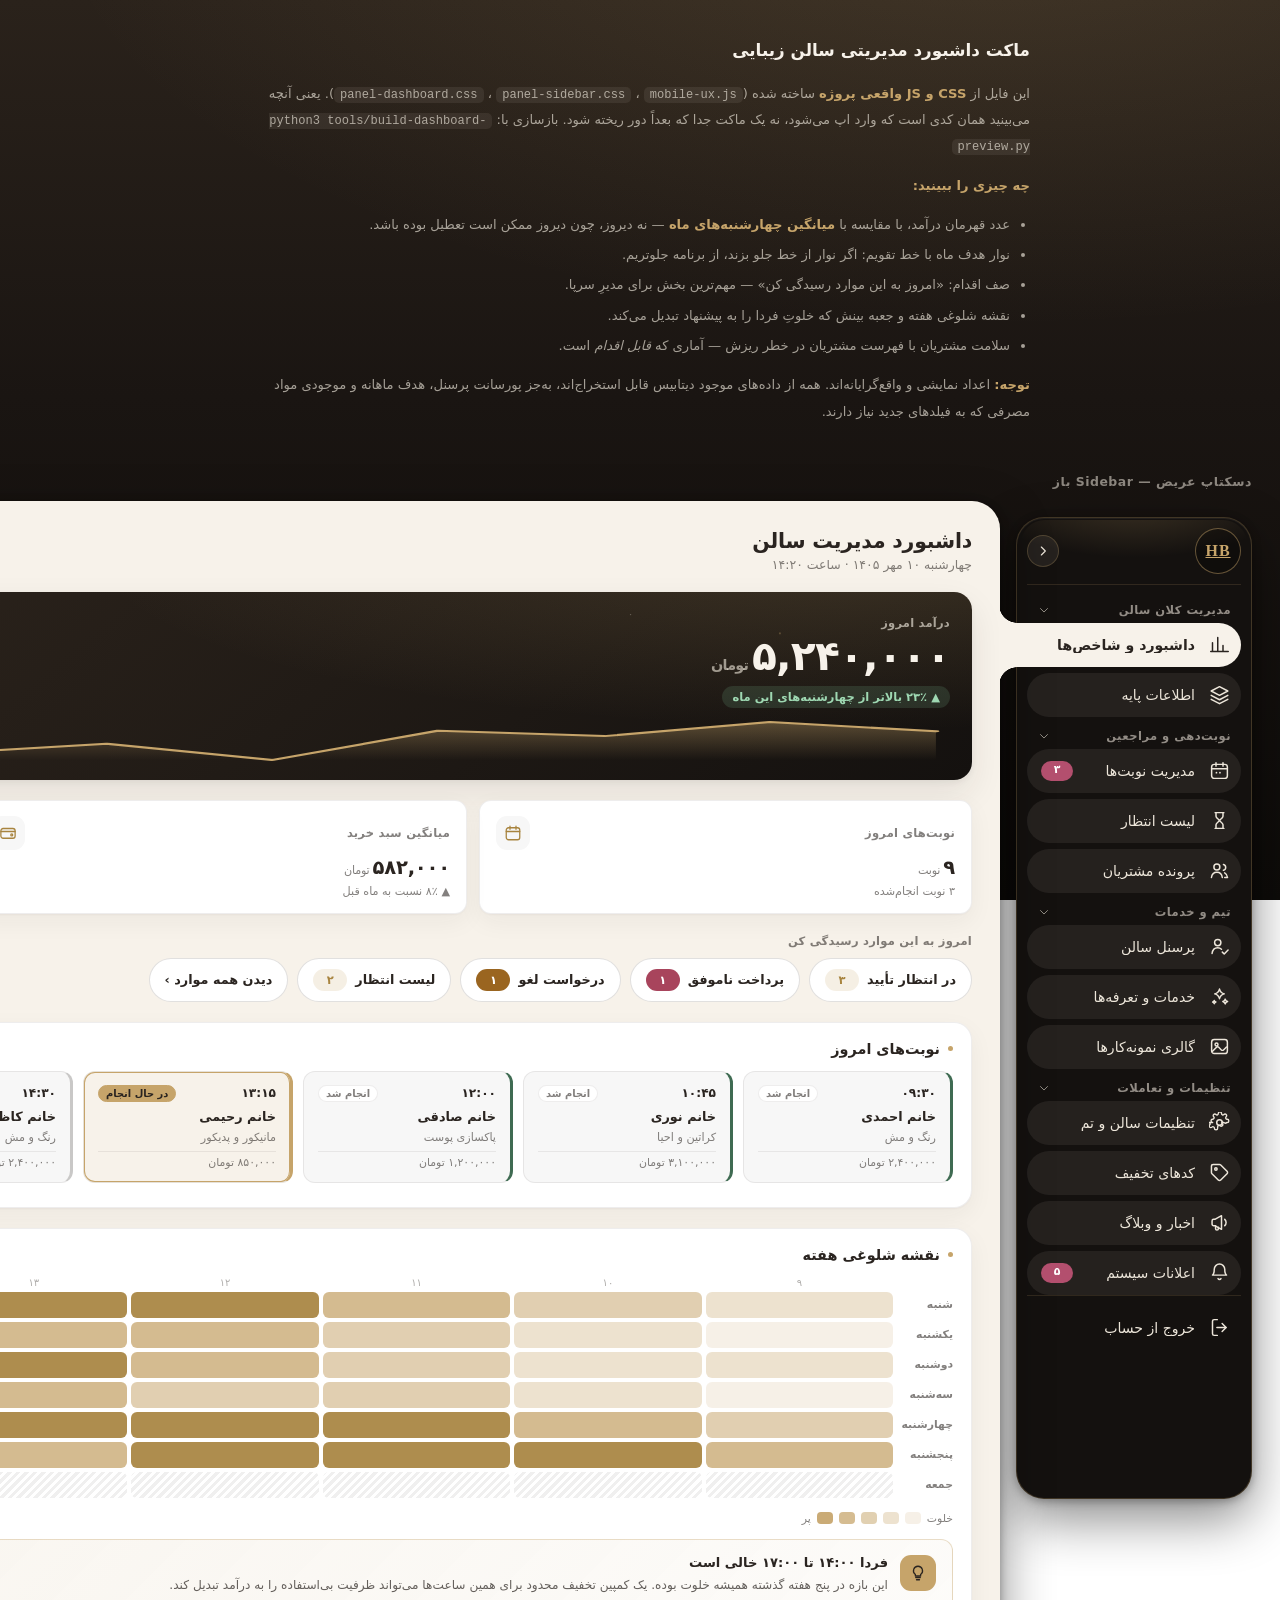
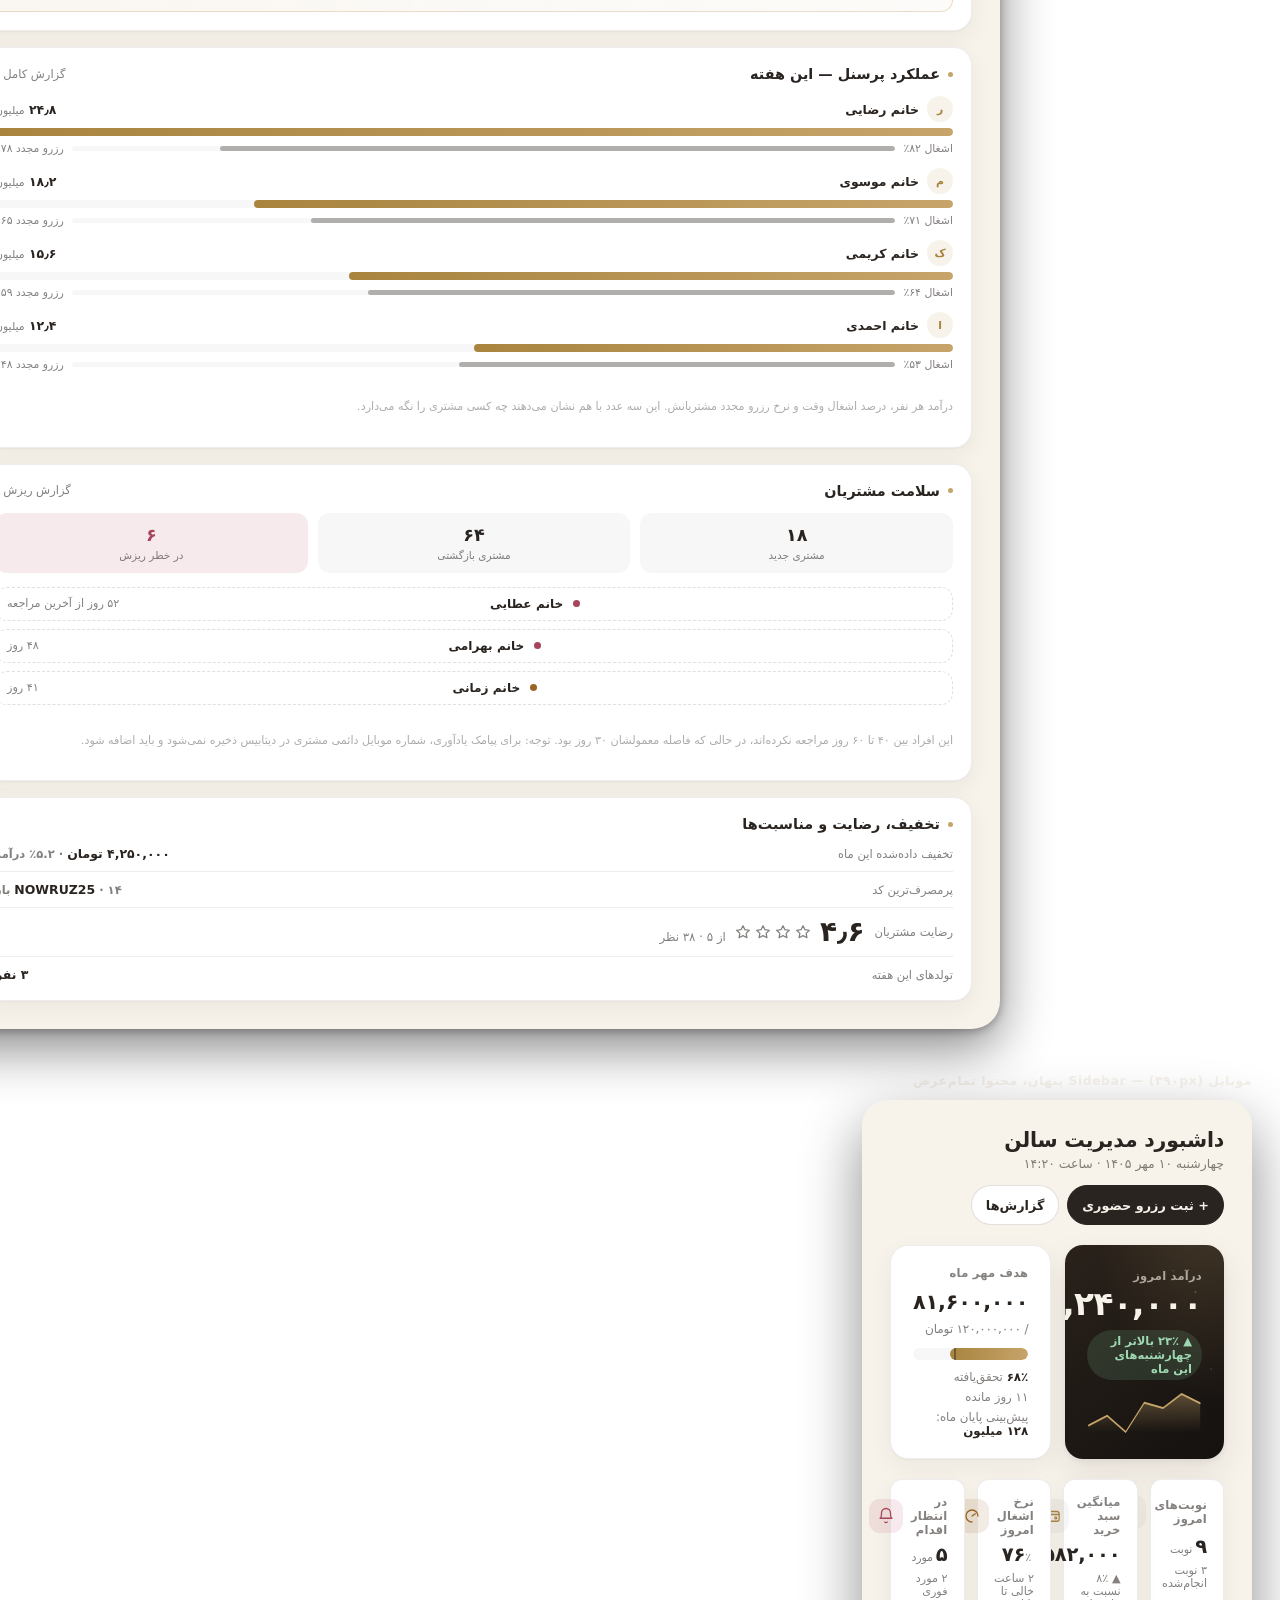
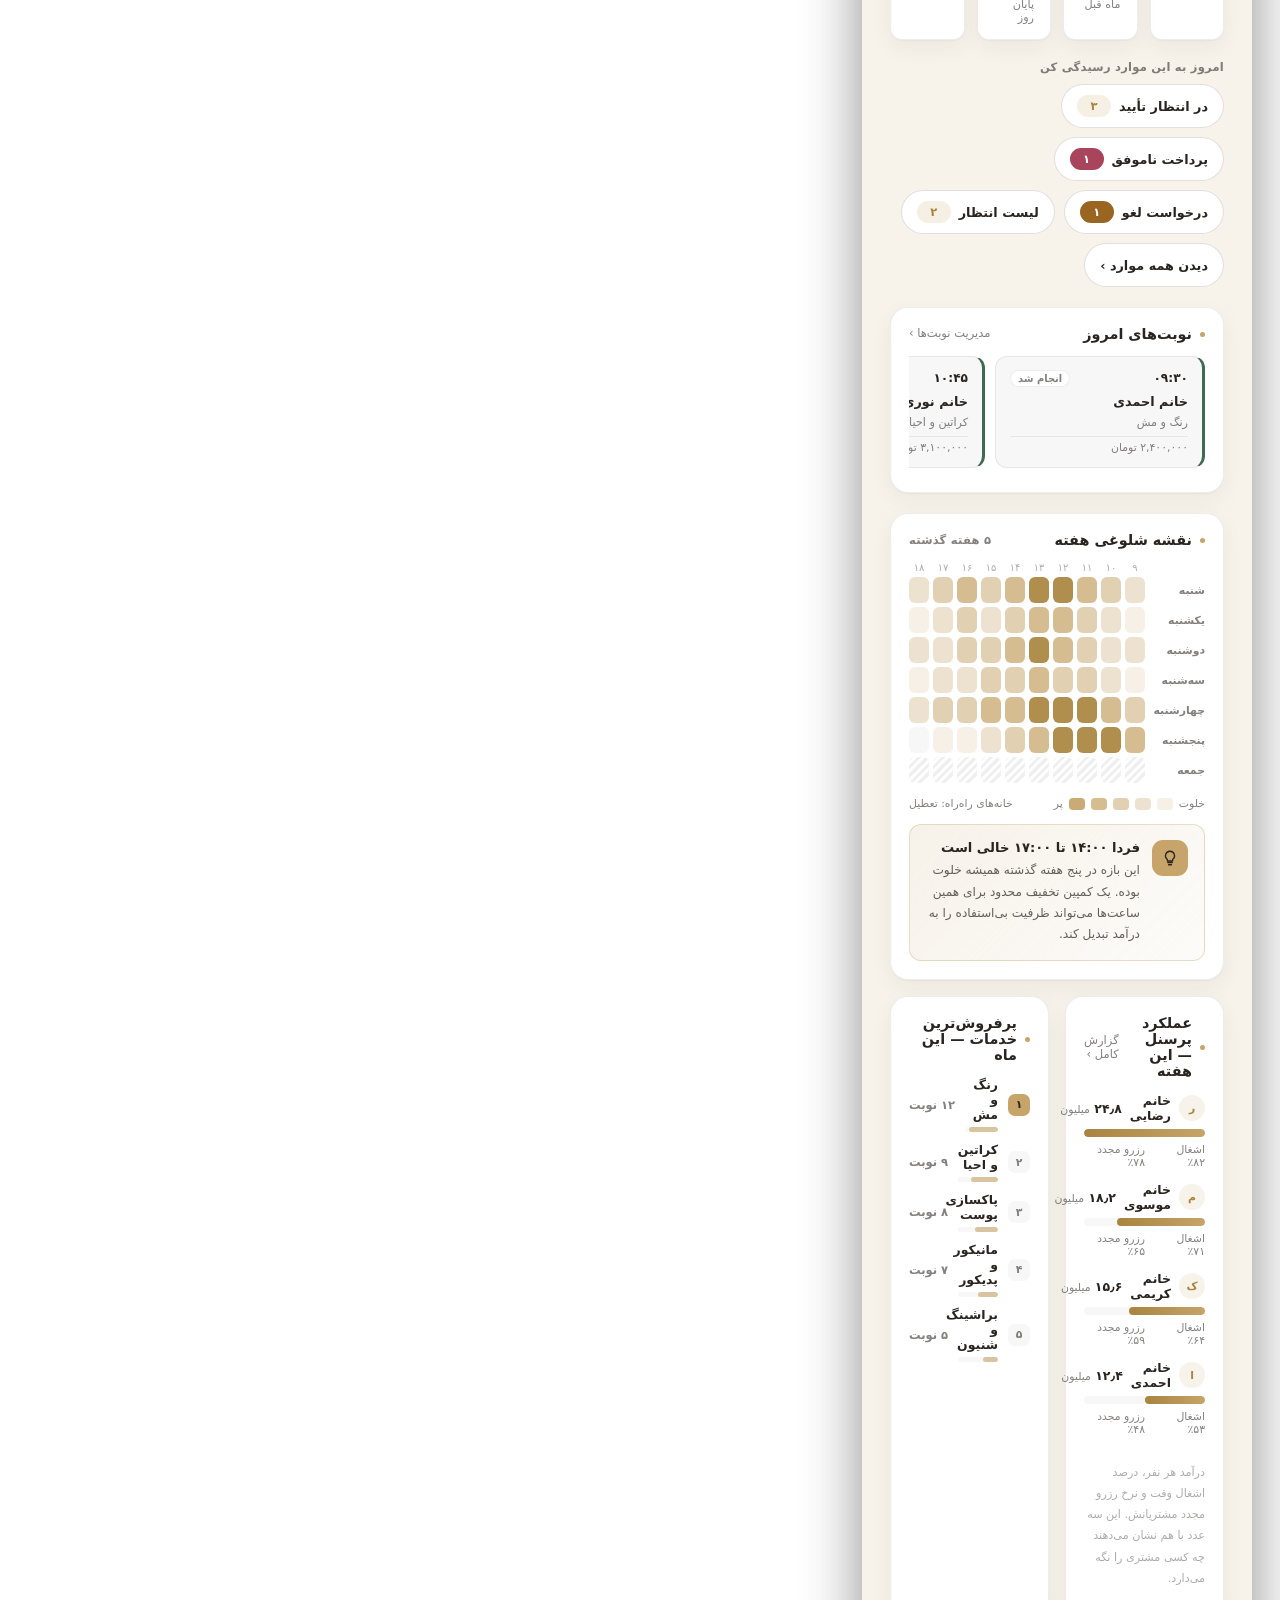
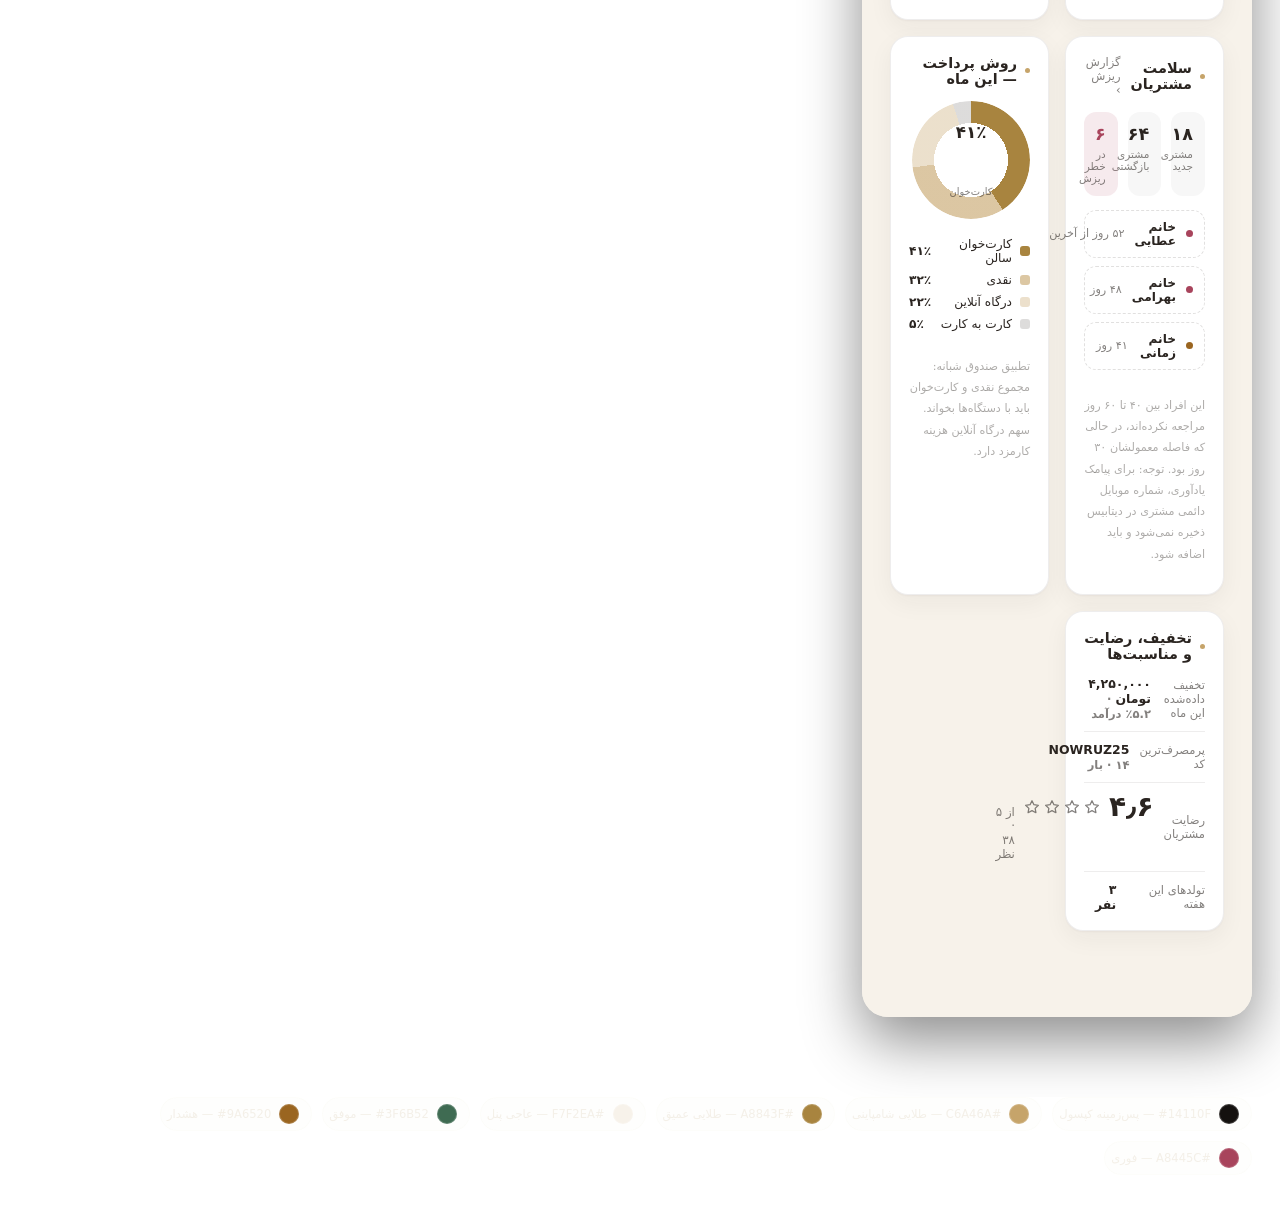
<file: dashboard-preview.html>
<!DOCTYPE html>
<html lang="fa" dir="rtl">
<head>
<meta charset="utf-8" />
<meta name="viewport" content="width=device-width, initial-scale=1.0" />
<title>ماکت داشبورد مدیریتی — SolonBeauty</title>
<style>
/* ==========================================================================
   SolonBeauty — Sidebar کپسولی پنل
   --------------------------------------------------------------------------
   این فایل کاملاً مستقل است: توکن‌ها و استایل‌های Sidebar را در خود دارد و
   به app.css اضافه نشده تا فایل ۳۱۰۰ خطی بزرگ‌تر نشود (بند «شکستن app.css»
   در نقشه راه ممیزی). فقط متغیرهای برند از :root سراسری خوانده می‌شوند.
   ========================================================================== */

:root {
    /* ---------- طلایی برند (یکدست‌سازی‌شده: جایگزین #B89047) ---------- */
    --gold-champagne: #C6A46A;
    --gold-champagne-deep: #A8843F;

    /* ---------- پوسته صفحه پنل: گرادیان تیره + درخشش طلایی بالا ---------- */
    --sb-page-bg:
        radial-gradient(120% 78% at 78% -12%, rgba(198, 164, 106, 0.16), transparent 62%),
        linear-gradient(180deg, #2A221B 0%, #1A1512 44%, #0D0B09 100%);

    /* ---------- کپسول ---------- */
    --sb-bg: #14110F;                                   /* توپر: پایه هم‌ترازی گوشه‌های مقعر */
    --sb-border: rgba(198, 164, 106, 0.25);             /* حاشیه طلایی ۲۵٪ */
    --sb-border-strong: rgba(198, 164, 106, 0.48);

    /* ---------- سطوح شیشه‌ای (قرص و دایره آیکون) ---------- */
    --sb-surface: rgba(237, 230, 218, 0.08);            /* شفافیت ۸٪ */
    --sb-surface-hover: rgba(237, 230, 218, 0.14);      /* شفافیت ۱۴٪ */
    --sb-surface-sunken: rgba(0, 0, 0, 0.22);

    /* ---------- آیتم فعال و پنل محتوا ---------- */
    --sb-active-bg: #F7F2EA;
    --sb-active-fg: #2A2420;

    /* ---------- متن و آیکون ---------- */
    --sb-fg: #EDE6DA;                                   /* کنتراست ۱۵.۳:۱ روی --sb-bg */
    --sb-fg-muted: rgba(237, 230, 218, 0.58);
    --sb-fg-hover: var(--gold-champagne);               /* کنتراست ۸.۱:۱ روی --sb-bg */

    /* ---------- اعلان ---------- */
    --sb-badge: #C25B7A;                                /* رنگ اعلامی بریف */
    --sb-badge-safe: #B34F6E;                           /* تیره‌تر: متن سفید ۴.۹۳:۱ پاس می‌شود */
    --sb-badge-fg: #FFFFFF;

    /* ---------- هندسه ---------- */
    --sb-w-expanded: 236px;
    --sb-w-rail: 78px;
    --sb-capsule-pad: 10px;
    --sb-gap: 16px;
    --sb-radius-capsule: 28px;
    --sb-radius-pill: 999px;
    --sb-item-h: 44px;                                  /* حداقل سطح لمس استاندارد */
    --sb-icon-circle: 44px;
    --sb-fillet: 18px;                                  /* شعاع گوشه مقعر */

    /* جهت لبه روبه‌روی محتوا برای گرادیان گوشه‌های مقعر.
       نکته: موقعیت رنگ در radial-gradient یک ویژگی فیزیکی است و با
       direction آینه نمی‌شود، پس باید دستی آینه شود.
       در RTL محتوا سمت چپ است ⇒ گوشه‌ی inline-start مربعِ گوشه، سمت راست
       آن است ⇒ 100% ؛ در LTR مقدار 0% می‌شود. */
    --sb-fillet-x: 100%;

    /* سرکشی پل اتصال از لبه کپسول تا لبه پنل محتوا.
       مقدار پیش‌فرض از سایز حفره گرید می‌آید؛ JS مقدار دقیق را جایگزین
       می‌کند تا اگر فاصله تغییر کند پل دقیقاً به پنل بچسبد. */
    --bridge-overhang: calc(var(--sb-gap) + 1px);

    /* ---------- موبایل: نوار پایین و دراور ---------- */
    /* فاصله‌ای که محتوا باید از پایین خالی بگذارد تا زیر نوار شناور نرود.
       یک عدد واحد، چون هم نوار و هم پدینگ محتوا از همین تغذیه می‌شوند. */
    --sb-bnav-space: 86px;
    --sb-bnav-radius: 24px;

    /* جابه‌جایی دراور برای پنهان‌شدن.
       نکته‌ای که به‌سادگی باگ می‌سازد: transform منطقی نیست و با direction
       آینه نمی‌شود. دراور با inset-inline-start: 0 در RTL سمت راست می‌نشیند،
       پس برای بیرون رفتن باید به راست (+۱۰۰٪) برود؛ در LTR سمت چپ می‌نشیند و
       باید به چپ (−۱۰۰٪) برود. بلوک [dir="ltr"] پایین‌تر این را جابه‌جا
       می‌کند. نسخه پیشین این توکن را نداشت و دراور در RTL روی صفحه می‌ماند. */
    --sb-drawer-off: 100%;
    --bridge-start: 0px;
    --bridge-y: 0px;
    --bridge-h: var(--sb-item-h);

    /* ---------- سایه ---------- */
    --sb-shadow: 0 20px 52px rgba(0, 0, 0, 0.46), 0 2px 10px rgba(0, 0, 0, 0.3);
    --sb-sheen: inset 0 1px 0 rgba(255, 255, 255, 0.06);
    --sb-shadow-item: 0 6px 18px rgba(0, 0, 0, 0.28);

    /* ---------- حرکت ---------- */
    --sb-dur: 220ms;
    --sb-ease: cubic-bezier(0.16, 1, 0.3, 1);

    /* ---------- فوکوس ---------- */
    --sb-focus-ring: 0 0 0 2px var(--sb-bg), 0 0 0 4px var(--gold-champagne);
}

/* آینه‌سازی توکن‌های جهت‌دار برای چیدمان چپ‌به‌راست.
   پروژه RTL است؛ این بلوک تضمین می‌کند اگر روزی زبان به LTR برگردد،
   گوشه‌های مقعر و پل اتصال خودبه‌خود به سمت درست منتقل شوند. */
[dir="ltr"] {
    --sb-fillet-x: 0%;
    --sb-drawer-off: -100%;
}

/* ==========================================================================
   ۱) پوسته پنل: گرادیان تیره + ذرات ستاره‌مانند (CSS خالص، بدون JS)
   --------------------------------------------------------------------------
   ساختار موبایل‌اول: پایه یک‌ستونه و بدون Sidebar است؛ از ۱۰۲۴px به بالا
   به گرید دوسطونه (کپسول + پنل محتوا) تبدیل می‌شود. این ترتیب با بند ۱ بریف
   مطابقت دارد: چیدمان از موبایل شروع می‌شود، نه اینکه دسکتاپ به زور کوچک شود.
   ========================================================================== */
.panel-shell--capsule {
    display: block;
    min-height: 100vh;
    background: var(--sb-page-bg);
    background-attachment: fixed;
    /* بستر انباشت مستقل: تضمین می‌کند لایه ذرات ستاره‌مانند و دیگر لایه‌های
       تزئینی از پوسته بیرون نزنند و ترتیب z-index داخل پوسته پیش‌بینی‌پذیر
       بماند. بدون این، پل اتصال برای رفتن روی پنل محتوا به z-index منفی
       نیاز پیدا می‌کرد که شکننده است. */
    isolation: isolate;
    /* سپر ایمنی در برابر سرریز افقی؛ بدون !important تا قابل بازنویسی بماند */
    max-inline-size: 100%;
    overflow-x: clip;
}

/* ذرات ریز ستاره‌مانند — چند radial-gradient سبک، بدون تصویر و JS */
.panel-shell--capsule::before {
    content: "";
    position: fixed;
    inset: 0;
    pointer-events: none;
    z-index: 0;
    opacity: 0.7;
    background-image:
        radial-gradient(1.6px 1.6px at 12% 16%, rgba(237, 230, 218, 0.55), transparent),
        radial-gradient(1.2px 1.2px at 27% 7%,  rgba(237, 230, 218, 0.32), transparent),
        radial-gradient(1.8px 1.8px at 41% 22%, rgba(237, 230, 218, 0.42), transparent),
        radial-gradient(1.1px 1.1px at 56% 11%, rgba(237, 230, 218, 0.28), transparent),
        radial-gradient(1.5px 1.5px at 69% 19%, rgba(198, 164, 106, 0.48), transparent),
        radial-gradient(1.2px 1.2px at 83% 6%,  rgba(237, 230, 218, 0.34), transparent),
        radial-gradient(1.7px 1.7px at 92% 26%, rgba(237, 230, 218, 0.3), transparent),
        radial-gradient(1.3px 1.3px at 18% 34%, rgba(198, 164, 106, 0.34), transparent);
    background-repeat: no-repeat;
}

/* از ۱۰۲۴px: گرید دوسطونه با ستون کپسول سراسری */
@media (min-width: 1024px) {
    .panel-shell--capsule {
        display: grid;
        grid-template-columns: auto minmax(0, 1fr);
        gap: var(--sb-gap);
        padding: var(--sb-gap);
    }
}

/* ---------- پنل محتوا: سطح عاجی روبه‌روی کپسول ---------- */
.panel-content {
    position: relative;
    z-index: 1;
    display: flex;
    flex-direction: column;
    min-inline-size: 0;                    /* جلوگیری از سرریز ستون گرید */
    background: var(--sb-active-bg);
    border-radius: var(--sb-radius-capsule);
    box-shadow: var(--sb-shadow);
    overflow-x: clip;
}

@media (min-width: 1024px) {
    .panel-content {
        min-block-size: calc(100vh - (var(--sb-gap) * 2));
    }
    /* در پوسته کپسولی، نوار بالای پنل یک سطح پیوسته با محتواست،
       نه یک نوار سفید جدا با خط جداکننده. */
    .panel-shell--capsule .panel-top {
        background: transparent;
        border-block-end: 1px solid rgba(42, 36, 32, 0.08);
        border-start-start-radius: var(--sb-radius-capsule);
    }
}

/* ==========================================================================
   ۱-ب) نمایش Sidebar فقط از ۱۰۲۴px به بالا
   زیر این عرض، ناوبری به عهده Bottom Navigation و Drawer است (بند ۵ بریف)
   ========================================================================== */
.panel-sidebar {
    display: none;
}

@media (min-width: 1024px) {
    .panel-sidebar {
        display: block;
    }
}

/* ==========================================================================
   ۲) کپسول Sidebar
   ========================================================================== */
.panel-sidebar {
    position: relative;
    /* عمداً z-index ندارد. اگر اینجا z-index بگذاریم، یک بستر انباشت
       (Stacking Context) ساخته می‌شود و پل اتصال زندانی می‌شود: هرچقدر هم
       z-index بالاتری بگیرد، نمی‌تواند از سایه و لبه‌ی پنل محتوا عبور کند و
       اتصال قرص فعال دیده نمی‌شود. با z-index: auto پل در بستر پوسته
       ارزیابی می‌شود و از پنل بالاتر می‌نشیند.
       برای اینکه ذرات ستاره‌مانند (که z-index آن‌ها از این بیشتر است) از
       پوسته بیرون نزنند، خود پوسته با isolation: isolate جدا شده است. */
    inline-size: var(--sb-w-expanded);
    transition: inline-size var(--sb-dur) var(--sb-ease);
    will-change: inline-size;
}

.panel-sidebar.is-rail {
    inline-size: var(--sb-w-rail);
}

.pnav-capsule {
    position: sticky;
    inset-block-start: var(--sb-gap);
    display: flex;
    flex-direction: column;
    gap: 6px;
    block-size: calc(100vh - (var(--sb-gap) * 2));
    padding: var(--sb-capsule-pad);
    background: var(--sb-bg);
    border: 1px solid var(--sb-border);
    border-radius: var(--sb-radius-capsule);
    box-shadow: var(--sb-shadow), var(--sb-sheen);
}

/* ==========================================================================
   ۳) ردیف برند: لوگو + دکمه جمع‌کردن
   ========================================================================== */
.pnav-brand {
    position: relative;
    display: flex;
    align-items: center;
    gap: 10px;
    padding-block-end: 10px;
    margin-block-end: 4px;
    border-block-end: 1px solid rgba(198, 164, 106, 0.16);
}

/* درخشش طلایی ملایم فقط در ناحیه برند — نه کل ارتفاع.
   دلیل: گوشه‌های مقعر آیتم فعال باید با رنگ پس‌زمینه هم‌تراز باشند و
   گرادیان سراسری این هم‌ترازی را در رزولوشن‌های مختلف می‌شکند. */
.pnav-brand::before {
    content: "";
    position: absolute;
    inset: -8px -6px 0;
    pointer-events: none;
    border-start-start-radius: calc(var(--sb-radius-capsule) - 4px);
    border-start-end-radius: calc(var(--sb-radius-capsule) - 4px);
    background: radial-gradient(100% 130% at 50% -30%, rgba(198, 164, 106, 0.22), transparent 68%);
}

.pnav-logo {
    position: relative;
    z-index: 1;
    flex: 0 0 auto;
    display: grid;
    place-items: center;
    inline-size: 44px;
    block-size: 44px;
    border-radius: 50%;
    background: var(--sb-surface-sunken);
    border: 1px solid var(--sb-border-strong);
    color: var(--gold-champagne);
    overflow: hidden;
    transition: border-color var(--sb-dur) var(--sb-ease), transform var(--sb-dur) var(--sb-ease);
}

.pnav-logo:hover {
    border-color: var(--gold-champagne);
}

.pnav-logo-img {
    inline-size: 100%;
    block-size: 100%;
    object-fit: cover;
}

.pnav-logo-fallback {
    font-family: 'Playfair Display', Georgia, serif;
    font-size: 1rem;
    font-weight: 700;
    letter-spacing: 0.06em;
    line-height: 1;
}

/* دکمه جمع‌کردن — دایره کوچک کنار لوگو */
.pnav-toggle {
    position: relative;
    z-index: 1;
    display: grid;
    place-items: center;
    inline-size: 32px;
    block-size: 32px;
    margin-inline-start: auto;
    padding: 0;
    border: 1px solid var(--sb-border);
    border-radius: 50%;
    background: var(--sb-surface);
    color: var(--sb-fg);
    cursor: pointer;
    transition: background var(--sb-dur) var(--sb-ease), color var(--sb-dur) var(--sb-ease),
                transform var(--sb-dur) var(--sb-ease);
}

.pnav-toggle:hover {
    background: var(--sb-surface-hover);
    color: var(--sb-fg-hover);
}

.pnav-toggle .pnav-svg {
    inline-size: 16px;
    block-size: 16px;
}

/* در RTL فلش به سمت لبه بیرونی (راست) می‌چرخد — جهت درست جمع‌شدن */
[dir="rtl"] .pnav-toggle .pnav-svg {
    transform: scaleX(-1);
}

/* در حالت Rail دکمه جمع‌کردن پنهان می‌شود (جای آن Tooltip و باز شدن با کلیک) */
.panel-sidebar.is-rail .pnav-toggle {
    opacity: 0;
    pointer-events: none;
}

.panel-sidebar.is-rail .pnav-logo {
    margin-inline: auto;
}

/* ==========================================================================
   ۴) لیست آیتم‌ها + آکاردئون گروه‌ها
   ========================================================================== */
.pnav-list {
    flex: 1 1 auto;
    min-block-size: 0;
    margin: 0;
    padding: 0;
    list-style: none;
    /* بالاتر از پل اتصال (z-index: 2).
       چرا صریح و نه با تکیه بر رفتار پیش‌فرض: فهرست یک مخزن اسکرول است و
       بخشی از موتورهای مرورگر برای مخزن اسکرول بستر انباشت می‌سازند. اگر
       اینجا z-index نگذاریم، در آن مرورگرها آیکون و متن آیتم فعال داخل بستر
       فهرست زندانی می‌شوند و سطح عاجی پل روی آن‌ها می‌افتد. با تعیین صریح
       z-index، ترتیب در همه مرورگرها یکسان است.
       پس‌زمینه فهرست شفاف است، پس پل از پشتش دیده می‌شود. */
    position: relative;
    z-index: 3;
    overflow-y: auto;
    overscroll-behavior: contain;             /* اسکرول به صفحه زیرین سرریز نکند */
    scrollbar-width: thin;
    scrollbar-color: rgba(198, 164, 106, 0.35) transparent;
}

.pnav-list::-webkit-scrollbar { inline-size: 6px; }
.pnav-list::-webkit-scrollbar-thumb {
    background: rgba(198, 164, 106, 0.3);
    border-radius: 999px;
}

.pnav-group + .pnav-group { margin-block-start: 4px; }

/* ---------- سرگروه آکاردئون ---------- */
.pnav-group-head {
    display: flex;
    align-items: center;
    justify-content: space-between;
    gap: 8px;
    inline-size: 100%;
    padding: 8px 10px 6px;
    border: 0;
    background: none;
    color: var(--sb-fg-muted);
    font-family: inherit;
    font-size: 0.72rem;
    font-weight: 600;
    letter-spacing: 0.04em;
    text-align: start;
    cursor: pointer;
    transition: color var(--sb-dur) var(--sb-ease);
}

.pnav-group-head:hover { color: var(--sb-fg-hover); }

.pnav-group-caret {
    display: grid;
    place-items: center;
    transition: transform var(--sb-dur) var(--sb-ease);
}

.pnav-group-caret .pnav-svg {
    inline-size: 14px;
    block-size: 14px;
}

.pnav-group.is-closed .pnav-group-caret { transform: rotate(-90deg); }

.pnav-group-items {
    margin: 0;
    padding: 0;
    list-style: none;
    display: flex;
    flex-direction: column;
    gap: 6px;
}

.pnav-group.is-closed .pnav-group-items { display: none; }

/* در حالت Rail سرگروه‌ها پنهان می‌شوند و همه آیتم‌ها نمایش داده می‌شوند */
.panel-sidebar.is-rail .pnav-group-head { display: none; }
.panel-sidebar.is-rail .pnav-group-items { display: flex !important; }

/* ==========================================================================
   ۵) آیتم منو (قرص / دایره)
   ========================================================================== */
.pnav-item {
    position: relative;
    display: flex;
    align-items: center;
    gap: 12px;
    min-block-size: var(--sb-item-h);
    padding-inline: 10px 14px;
    border: 0;
    border-radius: var(--sb-radius-pill);
    background: var(--sb-surface);
    color: var(--sb-fg);
    font-family: inherit;
    font-size: 0.88rem;
    font-weight: 500;
    text-align: start;
    text-decoration: none;
    cursor: pointer;
    -webkit-tap-highlight-color: transparent;
    touch-action: manipulation;
    transition: background var(--sb-dur) var(--sb-ease), color var(--sb-dur) var(--sb-ease);
}

.pnav-item:hover {
    background: var(--sb-surface-hover);
    color: var(--sb-fg-hover);
}

.pnav-item:hover .pnav-svg { color: var(--sb-fg-hover); }

/* حالت Rail: قرص به دایره تبدیل می‌شود */
.panel-sidebar.is-rail .pnav-item {
    inline-size: var(--sb-icon-circle);
    block-size: var(--sb-icon-circle);
    min-block-size: var(--sb-icon-circle);
    margin-inline: auto;
    padding: 0;
    justify-content: center;
    border-radius: 50%;
}

.panel-sidebar.is-rail .pnav-label { display: none; }

.pnav-icon {
    flex: 0 0 auto;
    display: grid;
    place-items: center;
    inline-size: 24px;
    block-size: 24px;
}

.pnav-svg {
    inline-size: 21px;
    block-size: 21px;
    color: inherit;
    transition: color var(--sb-dur) var(--sb-ease);
}

.pnav-label {
    flex: 1 1 auto;
    min-inline-size: 0;
    overflow: hidden;
    text-overflow: ellipsis;
    white-space: nowrap;
}

/* ==========================================================================
   ۶) قرص فعال و «پل اتصال» به پنل محتوا
   --------------------------------------------------------------------------
   نکته معماری مهم:
   فهرست منو (.pnav-list) برای اسکرول عمودی overflow دارد. در CSS اگر یک
   محور overflow بگیرد، محور دیگر هم بُرده می‌شود؛ بنابراین هیچ قرصی که
   داخل فهرست باشد نمی‌تواند از لبه کپسول بیرون بزند و گوشه مقعر آن هم
   رندر نمی‌شود.

   راه‌حل: قرص فعال داخل فهرست فقط رنگ متن و آیکون را عوض می‌کند و پس‌زمینه
   ندارد. عنصر جداگانه‌ای به نام .pnav-bridge بیرون از فهرست (و پیش از آن
   در DOM تا زیرش بماند) کل پس‌زمینه، امتداد تا پنل محتوا و گوشه‌های مقعر
   را می‌کشد. موقعیت آن با JS از ارتفاع آیتم فعال خوانده می‌شود.
   ========================================================================== */

/* ---------- پل اتصال ---------- */
.pnav-bridge {
    display: none;
    position: absolute;
    /* بالاتر از پنل محتوا (z-index: 1) تا سایه‌ی پنل روی نقطه‌ی اتصال
       نیفتد. اگر زیر پنل بماند، آن ۱۷ پیکسل فاصله با سایه‌ی تیره پوشیده
       می‌شود و اتصال به‌جای یک سطح پیوسته، لکه‌ی خاکستری می‌شود. */
    z-index: 2;
    inset-block-start: var(--bridge-y, 0);
    block-size: var(--bridge-h, var(--sb-item-h));
    inset-inline-start: var(--bridge-start, 0);
    /* از ابتدای آیتم تا لبه کپسول، به‌همراه سرکشی به داخل فاصله تا پنل */
    inline-size: calc(100% - var(--bridge-start, 0px) + var(--bridge-overhang));
    background: var(--sb-active-bg);
    border-start-start-radius: var(--sb-radius-pill);
    border-end-start-radius: var(--sb-radius-pill);
    pointer-events: none;
}

/* فقط وقتی JS موقعیت را با موفقیت خوانده باشد نمایش داده می‌شود */
.panel-sidebar.has-bridge .pnav-bridge { display: block; }

/* ---------- گوشه‌های مقعر (Inverted Corner) ----------
   هر گوشه یک مربع هم‌اندازه --sb-fillet است که لبه‌ی سمت محتوای آن دقیقاً
   روی لبه‌ی پنل می‌نشیند. برای ساختن قوس مقعر، یک دایره در مربع نقاشی
   می‌شود که مرکزش روی گوشه‌ی «دور از محل اتصال» است. داخل دایره شفاف
   می‌ماند تا پس‌زمینه تیره کپسول دیده شود و بیرون آن (نوکِ رو به قرص و
   پنل) عاجی می‌شود؛ نتیجه، یک هلال عاجی است که قرص را با نرمی به پنل
   می‌رساند.

   نکته‌ای که خرابکاری می‌کند: ترتیب رنگ‌ها. عاجی باید در STOP دوم بیاید،
   نه اول. اگر عاجی اول بیاید دایره توپر می‌شود و گوشه به‌جای مقعر، محدب
   و لکه‌دار رندر می‌شود. */
.pnav-bridge::before,
.pnav-bridge::after {
    content: "";
    position: absolute;
    inset-inline-end: 0;
    inline-size: var(--sb-fillet);
    block-size: var(--sb-fillet);
    pointer-events: none;
}

.pnav-bridge::before {
    inset-block-end: 100%;
    background: radial-gradient(
        circle at var(--sb-fillet-x) 0%,
        transparent 0 calc(var(--sb-fillet) - 0.5px),
        var(--sb-active-bg) var(--sb-fillet));
}

.pnav-bridge::after {
    inset-block-start: 100%;
    background: radial-gradient(
        circle at var(--sb-fillet-x) 100%,
        transparent 0 calc(var(--sb-fillet) - 0.5px),
        var(--sb-active-bg) var(--sb-fillet));
}

/* ---------- آیتم فعال ----------
   پیش‌فرض: هر آیتم فعالی، در هر ظرفی (Sidebar، Drawer، نوار ناوبری پایین)
   پس‌زمینه عاجی می‌گیرد. تنها استثنا پایین‌تر می‌آید.

   چرا ترتیب را برعکس کردم: نسخه پیشین، پیش‌فرض را به .panel-sidebar قید
   کرده بود، پس در Drawer و نوار پایین آیتم فعال هیچ پس‌زمینه‌ای نمی‌گرفت و
   کاربر نمی‌فهمید کجاست. حالا پیش‌فرض عمومی است و فقط یک مورد استثنا دارد. */
.pnav-item.is-active {
    background: var(--sb-active-bg);
    box-shadow: var(--sb-shadow-item);
    color: var(--sb-active-fg);
    font-weight: 700;
    position: relative;
    /* بالاتر از پل (z-index: 2) تا آیکون و متن روی سطح عاجی خوانا بمانند.
       عدد باید بلاواسطه بالای پل باشد، نه برابر با آن؛ چون هر دو در بستر
       انباشت پوسته ارزیابی می‌شوند. */
    z-index: 3;
}

/* استثنا: داخل Sidebar وقتی پل اتصال فعال است، پل به‌جای خود آیتم رنگ
   می‌زند تا بتواند از لبه کپسول بیرون بزند. اگر JS در دسترس نباشد پل
   خاموش می‌ماند و همین استثنا اعمال نمی‌شود؛ یعنی آیتم فعال هرگز
   بی‌نشانه نمی‌ماند. */
.panel-sidebar.has-bridge .pnav-item.is-active {
    background: transparent;
    box-shadow: none;
}

.pnav-item.is-active .pnav-svg { color: var(--sb-active-fg); }

/* ==========================================================================
   ۷) Badge اعلان
   ========================================================================== */
.pnav-badge {
    flex: 0 0 auto;
    display: grid;
    place-items: center;
    min-inline-size: 20px;
    block-size: 20px;
    padding-inline: 6px;
    border-radius: 999px;
    background: var(--sb-badge-safe);   /* تیره‌تر از #C25B7A برای کنتراست ۴.۹۳:۱ */
    color: var(--sb-badge-fg);
    font-size: 0.68rem;
    font-weight: 700;
    line-height: 1;
}

/* در حالت Rail فقط یک نقطه کوچک نمایش داده می‌شود.
   رنگ اصلی اعلامی بریف (#C25B7A) اینجا بی‌خطر است چون نقطه متنی نیست و
   حداقل کنتراست ۴.۵:۱ برای متن بر آن اعمال نمی‌شود. */
.panel-sidebar.is-rail .pnav-badge {
    position: absolute;
    inset-block-start: 4px;
    inset-inline-end: 4px;
    min-inline-size: 9px;
    block-size: 9px;
    padding: 0;
    font-size: 0;
    background: var(--sb-badge);
    border: 1.5px solid var(--sb-bg);
}

/* ==========================================================================
   ۸) پابرگ: خروج از حساب
   ========================================================================== */
.pnav-foot {
    flex: 0 0 auto;
    padding-block-start: 10px;
    border-block-start: 1px solid rgba(198, 164, 106, 0.16);
}

.pnav-item--logout {
    inline-size: 100%;
    background: transparent;
}

.pnav-item--logout:hover {
    background: var(--sb-surface);
    color: var(--sb-fg-hover);
}

/* ==========================================================================
   ۹) فوکوس قابل مشاهده — ناوبری کامل با کیبورد
   ========================================================================== */
.pnav-item:focus-visible,
.pnav-toggle:focus-visible,
.pnav-group-head:focus-visible,
.pnav-logo:focus-visible {
    outline: none;
    box-shadow: var(--sb-focus-ring);
}

/* ==========================================================================
   ۱۰) احترام به prefers-reduced-motion
   ========================================================================== */
@media (prefers-reduced-motion: reduce) {
    .panel-sidebar,
    .pnav-item,
    .pnav-toggle,
    .pnav-group-caret,
    .pnav-svg,
    .pnav-logo {
        transition-duration: 1ms !important;
    }
}

/* ==========================================================================
   ۱۱) حالت روشن/تیره
   Sidebar در هر دو حالت تیره می‌ماند (هویت برند)؛ فقط پنل محتوا تغییر می‌کند.
   ========================================================================== */
[data-theme="dark"] .panel-shell--capsule {
    --sb-page-bg: linear-gradient(180deg, #1B1714 0%, #100D0B 100%);
}

[data-theme="dark"] .panel-sidebar {
    --sb-active-bg: #2A2420;
    --sb-active-fg: #F7F2EA;
}

/* ==========================================================================
   ۱۲) رفتار واکنش‌گرا: تبلت و موبایل در برابر دسکتاپ
   --------------------------------------------------------------------------
   مرز ۱۰۲۴px: تبلت افقی و بالاتر Sidebar کپسولی می‌گیرند.
   تبلت عمودی و موبایل: Bottom Navigation + Drawer.
   نکته: دراور موبایل در مرحله ۵ با ظاهر قرص‌های همین کپسول بازطراحی می‌شود؛
   تا آن زمان همان دراور موجود کار می‌کند تا مسیر موبایل نشکند.
   ========================================================================== */

/* ---------- جلوگیری از پرش بصری پیش از خواندن وضعیت ذخیره‌شده ---------- */
.panel-shell--capsule[data-sidebar-ready="false"] .panel-sidebar {
    visibility: hidden;
}

/* ---------- زیر ۱۰۲۴px: کپسول پنهان، ناوبری موبایل فعال ---------- */
@media (max-width: 1023px) {
    .panel-shell--capsule .panel-mobile-header {
        display: flex;
    }
    /* محتوا نباید زیر نوار شناور پایین برود. ارتفاع نوار در توکن
       --sb-bnav-space آمده تا با تغییر اندازه نوار، این عدد هم خودبه‌خود
       دنبالش بیاید و دو عدد جدا از هم نیفتند. */
    .panel-shell--capsule .panel-body {
        padding-block-end: calc(var(--sb-bnav-space) + var(--safe-bottom, 0px));
    }
}

/* ---------- از ۱۰۲۴px: ناوبری موبایل پنهان، کپسول فعال ---------- */
@media (min-width: 1024px) {
    .panel-shell--capsule .panel-mobile-header,
    .panel-shell--capsule .pnav-bnav,
    .panel-shell--capsule .pnav-drawer,
    .panel-shell--capsule .pnav-scrim {
        display: none;
    }
    .panel-shell--capsule .panel-body {
        padding: 26px;
    }
}

/* ==========================================================================
   ۱۳) احترام به prefers-reduced-motion
   --------------------------------------------------------------------------
   کپسول، دراور، لایه تاریک و گذارهای نوار پایین همه در این حالت تقریباً
   بی‌حرکت می‌شوند. از ۱ms استفاده می‌شود نه ۰، چون transitionend در بعضی
   مرورگرها با صفر شلیک نمی‌شود و موتور پل اتصال به آن تکیه دارد.
   ========================================================================== */
@media (prefers-reduced-motion: reduce) {
    .panel-sidebar,
    .pnav-capsule,
    .pnav-drawer,
    .pnav-bnav-item,
    .pnav-scrim {
        transition-duration: 1ms !important;
        animation-duration: 1ms !important;
    }
}

/* ==========================================================================
   ۱۴) موبایل و تبلت عمودی — نوار ناوبری پایین و دراور
   --------------------------------------------------------------------------
   بند ۴ بریف: زیر ۱۰۲۴px کپسول Sidebar نباید کوچک شود، باید جانشین شود.
   دو عنصر جانشین آن هستند: نوار ناوبری پایین (چهار بخش پرکاربرد + دکمه منو)
   و دراور کامل برای بقیه بخش‌ها.

   نوار پایین عمداً کپسول شناور تیره است، نه نوار سفید چسبیده به لبه:
   نوار سفید امضای «سایت» است و کپسول شناور امضای «اپ». علاوه بر آن همان
   گرادیان و همان قاب طلایی Sidebar را تکرار می‌کند تا کاربر موبایل و
   دسکتاپ یک محصول واحد حس کند، نه دو رابط جدا.
   ========================================================================== */

/* ---------- ۱۴-الف) نوار ناوبری پایین ---------- */
/* موبایل‌اول: پیش‌فرض «نمایش» است و از ۱۰۲۴px به بالا خاموش می‌شود. */
.pnav-bnav {
    position: fixed;
    inset-inline: 0;
    inset-block-end: calc(10px + var(--safe-bottom, 0px));
    z-index: 1100;
    display: flex;
    justify-content: center;
    padding-inline: 12px;
    /* ناحیه‌های خالی دو طرف کپسول نباید کلیک محتوا را بگیرند */
    pointer-events: none;
}

.pnav-bnav-list {
    pointer-events: auto;
    display: flex;
    align-items: stretch;
    gap: 2px;
    inline-size: min(100%, 520px);
    margin: 0;
    padding: 6px;
    list-style: none;
    border-radius: var(--sb-bnav-radius);
    background: var(--sb-bg);
    border: 1px solid var(--sb-border);
    box-shadow: 0 -2px 10px rgba(0, 0, 0, 0.28), 0 12px 34px rgba(0, 0, 0, 0.42);
}

/* ---------- یک خانه نوار ----------
   سطح لمس: کمینه ۴۴ پیکسل ارتفاع سفارش‌دهنده، و اینجا ۵۱ پیکسل درمی‌آید
   (آیکون ۲۲ + فاصله ۳ + متن ۱۴ + پدینگ ۱۲). */
.pnav-bnav-cell {
    flex: 1 1 0;
    min-inline-size: 0;
    display: flex;
}

.pnav-bnav-item {
    flex: 1 1 auto;
    display: flex;
    flex-direction: column;
    align-items: center;
    justify-content: center;
    gap: 3px;
    min-block-size: 48px;
    padding: 6px 4px;
    border: 0;
    border-radius: 18px;
    background: transparent;
    color: var(--sb-fg-muted);
    font-family: inherit;
    font-size: 0.66rem;
    font-weight: 600;
    line-height: 1.5;
    text-decoration: none;
    cursor: pointer;
    transition: color 180ms var(--sb-ease), background-color 180ms var(--sb-ease);
}

.pnav-bnav-item:hover { color: var(--sb-fg-hover); }

/* حالت فعال در نوار پایین با بقیه جاها فرق دارد:
   آنجا قرص عاجی توپر است، اینجا فقط آیکون در حباب طلایی می‌نشیند.
   دلیل: در نواری که خودش تیره و کوچک است، یک قرص عاجی توپر کل نوار را
   می‌شکند و چشم را می‌دزدد. */
.pnav-bnav-item.is-active {
    color: var(--gold-champagne);
    background: rgba(198, 164, 106, 0.12);
}

.pnav-bnav-item:focus-visible {
    outline: none;
    box-shadow: var(--sb-focus-ring);
}

.pnav-bnav-icon {
    position: relative;
    display: grid;
    place-items: center;
    inline-size: 24px;
    block-size: 24px;
}

.pnav-bnav-label {
    display: block;
    max-inline-size: 100%;
    overflow: hidden;
    text-overflow: ellipsis;
    white-space: nowrap;
}

/* عدد اعلان روی گوشه آیکون.
   در نوار پایین جا برای متن Badge نیست؛ عدد یا نقطه دیده می‌شود و معنایش
   در aria-label آمده، پس صفحه‌خوان آن را از دست نمی‌دهد. */
.pnav-bnav-badge {
    position: absolute;
    inset-block-start: -5px;
    inset-inline-end: -8px;
    display: grid;
    place-items: center;
    min-inline-size: 17px;
    block-size: 17px;
    padding: 0 4px;
    border-radius: 999px;
    background: var(--sb-badge-safe);
    color: var(--sb-badge-fg);
    font-size: 0.56rem;
    font-weight: 800;
    font-variant-numeric: tabular-nums;
    /* حاشیه هم‌رنگ نوار تا عدد از آیکون جدا دیده شود */
    border: 1.5px solid var(--sb-bg);
}

/* ---------- ۱۴-ب) لایه تاریک پشت دراور ---------- */
.pnav-scrim {
    position: fixed;
    inset: 0;
    z-index: 1150;
    background: rgba(20, 17, 15, 0.58);
    /* اگر مرورگر backdrop-filter نداشته باشد، همین پس‌زمینه نیمه‌شفاف کار را
       انجام می‌دهد؛ یعنی محو شدن محتوا یک «افکت» است، نه شرط دیده‌شدن. */
    -webkit-backdrop-filter: blur(3px);
    backdrop-filter: blur(3px);
    animation: pnav-scrim-in 180ms var(--sb-ease);
}

@keyframes pnav-scrim-in {
    from { opacity: 0; }
    to { opacity: 1; }
}

/* ---------- ۱۴-ج) دراور ---------- */
.pnav-drawer {
    position: fixed;
    inset-block: 0;
    /* RTL: لبه راست صفحه — همان سمتی که Sidebar است، تا مسیر حرکت کاربر
       همیشه یکی باشد. در LTR خودبه‌خود به لبه چپ می‌رود. */
    inset-inline-start: 0;
    inline-size: min(88vw, 336px);
    z-index: 1160;
    display: flex;
    flex-direction: column;
    gap: 8px;
    padding: calc(14px + var(--safe-top, 0px)) 12px calc(14px + var(--safe-bottom, 0px));

    background: var(--sb-bg);
    border: 1px solid var(--sb-border);
    /* لبه چسبیده به صفحه بدون قاب و بدون گردی */
    border-inline-start-width: 0;
    border-start-end-radius: var(--sb-radius-capsule);
    border-end-end-radius: var(--sb-radius-capsule);

    /* visibility در حالت بسته، عناصر داخل دراور را کامل از دسترس کیبورد و
       صفحه‌خوان خارج می‌کند. تأخیر زمانی‌اش باعث می‌شود انیمیشن خروج
       دیده شود و بعد پنهان شود. */
    visibility: hidden;
    transform: translateX(var(--sb-drawer-off));
    transition: transform var(--sb-dur) var(--sb-ease),
                visibility 0s linear var(--sb-dur);
}

.pnav-drawer.is-open {
    visibility: visible;
    transform: none;
    transition: transform var(--sb-dur) var(--sb-ease),
                visibility 0s linear 0s;
}

/* ---------- سرصفحه دراور ---------- */
.pnav-drawer-head {
    flex: 0 0 auto;
    display: flex;
    align-items: center;
    gap: 10px;
    padding: 4px 6px 14px;
    border-block-end: 1px solid rgba(198, 164, 106, 0.16);
}

.pnav-drawer-brand {
    display: flex;
    flex-direction: column;
    gap: 1px;
    min-inline-size: 0;
}

.pnav-drawer-brand strong {
    font-size: 0.88rem;
    font-weight: 700;
    color: var(--sb-fg);
    white-space: nowrap;
    overflow: hidden;
    text-overflow: ellipsis;
}

.pnav-drawer-brand span {
    font-size: 0.68rem;
    color: var(--sb-fg-muted);
}

.pnav-drawer-close {
    margin-inline-start: auto;
    flex: 0 0 auto;
    display: grid;
    place-items: center;
    inline-size: 44px;
    block-size: 44px;
    border-radius: 50%;
    border: 1px solid var(--sb-border);
    background: var(--sb-surface);
    color: var(--sb-fg);
    cursor: pointer;
    transition: background-color 180ms var(--sb-ease), color 180ms var(--sb-ease);
}

.pnav-drawer-close:hover {
    background: var(--sb-surface-hover);
    color: var(--sb-fg-hover);
}

.pnav-drawer-close:focus-visible {
    outline: none;
    box-shadow: var(--sb-focus-ring);
}

/* ---------- فهرست دراور ---------- */
.pnav-drawer-nav {
    flex: 1 1 auto;
    min-block-size: 0;
    display: flex;
    flex-direction: column;
    gap: 14px;
    /* فقط همین فهرست اسکرول می‌شود؛ سرصفحه و پابرگ سرجایشان می‌مانند */
    overflow-y: auto;
    overscroll-behavior: contain;
    padding-inline-end: 2px;
    scrollbar-width: thin;
    scrollbar-color: rgba(198, 164, 106, 0.35) transparent;
}

.pnav-drawer-nav::-webkit-scrollbar { inline-size: 6px; }
.pnav-drawer-nav::-webkit-scrollbar-thumb {
    background: rgba(198, 164, 106, 0.3);
    border-radius: 999px;
}

.pnav-drawer-group-title {
    display: block;
    padding: 0 10px 6px;
    font-size: 0.68rem;
    font-weight: 700;
    letter-spacing: 0.03em;
    color: var(--sb-fg-muted);
}

/* آیتم‌های دراور همان .pnav-item هستند و هیچ استایل تازه‌ای لازم ندارند؛
   یعنی ظاهر دراور و Sidebar هرگز از هم جدا نمی‌افتند. فقط اندازه فونت
   کمی بزرگ‌تر می‌شود چون در موبایل متن ریزتر خوانده می‌شود. */
.pnav-drawer .pnav-item {
    font-size: 0.9rem;
    padding-block: 11px;
}

/* ---------- ۱۴-د) تبلت افقی: دراور جای خود را به Sidebar می‌دهد ----------
   بین ۱۰۲۴ و ۱۲۷۹ پیکسل، Sidebar در حالت Rail است. نوار پایین و دراور
   همان‌جا خاموش می‌شوند و ابزارک‌های لمسی جای خود را به میله‌های فشرده‌تر
   می‌دهند، چون دیگر با انگشت کار نمی‌شود. */
@media (min-width: 1024px) and (hover: hover) {
    .pnav-bnav-item { min-block-size: 40px; }
}


/* ==========================================================================
   SolonBeauty — استایل داشبورد مدیریتی پنل
   --------------------------------------------------------------------------
   این فایل مکمل panel-sidebar.css است و روی توکن‌های آن سوار می‌شود
   (--gold-champagne ، --sb-active-bg ، --sb-radius-capsule و ...).
   اگر جایی جدا از پنل استفاده شود، همه توکن‌ها مقدار جانشین دارند.

   فلسفه طراحی:
   مدیر سالن تحلیلگر نیست؛ او بین دو مشتری و با دست خیس ۹۰ ثانیه به گوشی
   نگاه می‌کند. پس هر بخش باید «آرامش» بدهد (همه‌چیز زیر کنترل است) یا
   «اقتدار» (دارم رشد می‌کنم و می‌دانم چرا). هیچ بخشی نباید فقط «شلوغی
   اطلاعاتی» باشد.

   رنگ‌ها: طلایی شامپاینی فقط برای نقطه‌های تصمیم (عدد قهرمان، نوار هدف،
   هشدار). اگر همه‌چیز طلایی شود، هیچ‌چیز طلایی نیست.
   ========================================================================== */

.dash {
    /* ---------- توکن‌های اختصاصی داشبورد ---------- */
    --d-text: #2A2420;
    --d-muted: rgba(42, 36, 32, 0.58);          /* کنتراست ۵.۲:۱ روی کارت سفید */
    --d-faint: rgba(42, 36, 32, 0.38);
    --d-card: #FFFFFF;
    --d-card-soft: rgba(42, 36, 32, 0.035);
    --d-border: rgba(42, 36, 32, 0.08);
    --d-border-strong: rgba(42, 36, 32, 0.14);
    --d-gold: var(--gold-champagne, #C6A46A);
    --d-gold-deep: var(--gold-champagne-deep, #A8843F);
    --d-gold-soft: rgba(198, 164, 106, 0.14);
    --d-good: #3F6B52;                          /* کنتراست ۶.۱:۱ روی سفید */
    --d-good-soft: rgba(63, 107, 82, 0.12);
    --d-warn: #9A6520;                          /* کنتراست ۵.۴:۱ روی سفید */
    --d-warn-soft: rgba(154, 101, 32, 0.12);
    --d-bad: #A8445C;                           /* کنتراست ۵.۶:۱ روی سفید */
    --d-bad-soft: rgba(168, 68, 92, 0.11);
    --d-radius: 18px;
    --d-radius-sm: 12px;
    --d-shadow: 0 1px 2px rgba(42, 36, 32, 0.04), 0 8px 24px rgba(42, 36, 32, 0.05);
    --d-shadow-lift: 0 2px 6px rgba(42, 36, 32, 0.06), 0 14px 34px rgba(42, 36, 32, 0.09);

    padding: 18px;
    color: var(--d-text);
    display: flex;
    flex-direction: column;
    gap: 16px;
}

@media (min-width: 768px) { .dash { padding: 24px; gap: 18px; } }
@media (min-width: 1280px) { .dash { padding: 28px; gap: 20px; } }

/* ---------- سرصفحه ---------- */
.dash-head {
    display: flex;
    flex-wrap: wrap;
    align-items: flex-end;
    justify-content: space-between;
    gap: 14px;
}

.dash-head h1 {
    margin: 0 0 4px;
    font-size: 1.28rem;
    font-weight: 800;
    letter-spacing: -0.01em;
}

.dash-head p {
    margin: 0;
    font-size: 0.78rem;
    color: var(--d-muted);
}

.dash-head-actions { display: flex; flex-wrap: wrap; gap: 8px; }

.dash-btn {
    display: inline-flex;
    align-items: center;
    gap: 6px;
    min-height: 40px;
    padding: 0 14px;
    border: 1px solid var(--d-border-strong);
    border-radius: 999px;
    background: var(--d-card);
    color: var(--d-text);
    font-size: 0.8rem;
    font-weight: 600;
    font-family: inherit;
    cursor: pointer;
    transition: border-color 180ms, background 180ms, transform 180ms;
}

.dash-btn:hover { border-color: var(--d-gold); background: var(--d-gold-soft); }
.dash-btn:active { transform: scale(0.97); }

.dash-btn--primary {
    background: var(--d-text);
    border-color: var(--d-text);
    color: #F7F2EA;
}
.dash-btn--primary:hover { background: #3A322B; border-color: #3A322B; }

.dash-btn:focus-visible {
    outline: none;
    box-shadow: 0 0 0 2px var(--d-card), 0 0 0 4px var(--d-gold);
}

/* ---------- عدد قهرمان + هدف ---------- */
.dash-hero-row {
    display: grid;
    gap: 14px;
    grid-template-columns: 1fr;
}

@media (min-width: 900px) {
    .dash-hero-row { grid-template-columns: 1.15fr 1fr; }
}

.dash-hero {
    position: relative;
    overflow: hidden;
    padding: 20px 22px 16px;
    border-radius: var(--d-radius);
    background:
        radial-gradient(120% 150% at 92% -20%, rgba(198, 164, 106, 0.20), transparent 62%),
        linear-gradient(140deg, #2A221B 0%, #14110F 100%);
    color: #EDE6DA;
    box-shadow: var(--d-shadow-lift);
}

/* ذرات ریز نور — همان زبان بصری Sidebar */
.dash-hero::after {
    content: "";
    position: absolute;
    inset: 0;
    pointer-events: none;
    opacity: 0.6;
    background-image:
        radial-gradient(1.5px 1.5px at 82% 22%, rgba(198, 164, 106, 0.75), transparent),
        radial-gradient(1.1px 1.1px at 68% 12%, rgba(237, 230, 218, 0.5), transparent),
        radial-gradient(1.3px 1.3px at 92% 58%, rgba(237, 230, 218, 0.4), transparent);
    background-repeat: no-repeat;
}

.dash-hero > * { position: relative; z-index: 1; }

.dash-hero .dash-label { color: rgba(237, 230, 218, 0.66); }

.dash-hero-num {
    display: block;
    margin: 2px 0 6px;
    font-size: clamp(1.9rem, 6vw, 2.55rem);
    font-weight: 800;
    letter-spacing: -0.02em;
    line-height: 1.15;
    color: #F7F2EA;
    font-variant-numeric: tabular-nums;
}

.dash-hero-num small {
    font-size: 0.9rem;
    font-weight: 600;
    color: rgba(237, 230, 218, 0.62);
    margin-inline-start: 4px;
}

.dash-delta {
    display: inline-flex;
    align-items: center;
    gap: 5px;
    padding: 4px 10px;
    border-radius: 999px;
    font-size: 0.72rem;
    font-weight: 600;
}

.dash-delta--up { background: rgba(126, 190, 148, 0.16); color: #9ED8B2; }
.dash-delta--down { background: rgba(214, 122, 148, 0.16); color: #F0A7B9; }
.dash-delta--flat { background: rgba(237, 230, 218, 0.12); color: rgba(237, 230, 218, 0.8); }

.dash-spark {
    display: block;
    inline-size: 100%;
    block-size: 46px;
    margin-block-start: 10px;
}

/* ---------- هدف ماه ---------- */
.dash-goal {
    display: flex;
    flex-direction: column;
    justify-content: center;
    gap: 10px;
    padding: 20px 22px;
    border-radius: var(--d-radius);
    background: var(--d-card);
    border: 1px solid var(--d-border);
    box-shadow: var(--d-shadow);
}

.dash-label {
    font-size: 0.72rem;
    font-weight: 600;
    letter-spacing: 0.02em;
    color: var(--d-muted);
}

.dash-goal-num {
    font-size: 1.3rem;
    font-weight: 800;
    letter-spacing: -0.01em;
    font-variant-numeric: tabular-nums;
}

.dash-goal-num span {
    font-size: 0.76rem;
    font-weight: 500;
    color: var(--d-muted);
}

.dash-progress {
    position: relative;
    block-size: 12px;
    border-radius: 999px;
    background: var(--d-card-soft);
    overflow: hidden;
}

.dash-progress > i {
    position: absolute;
    inset-block: 0;
    inset-inline-start: 0;
    border-radius: 999px;
    background: linear-gradient(90deg, var(--d-gold-deep), var(--d-gold));
    transition: inline-size 900ms cubic-bezier(0.16, 1, 0.3, 1);
}

/* خط هدف میانی: «کجای ماه هستیم» در برابر «کجای درآمد هستیم».
   اگر این خط از نوار جلو بزند، یعنی عقب‌تر از تقویم هستیم. */
.dash-progress-marker {
    position: absolute;
    inset-block: -3px;
    inline-size: 2px;
    border-radius: 2px;
    background: var(--d-text);
    opacity: 0.45;
}

.dash-goal-foot {
    display: flex;
    flex-wrap: wrap;
    gap: 6px 14px;
    font-size: 0.74rem;
    color: var(--d-muted);
}

.dash-goal-foot b { color: var(--d-text); font-weight: 700; }

/* ---------- ردیف کارت‌های کوچک ---------- */
.dash-kpis {
    display: grid;
    gap: 12px;
    grid-template-columns: repeat(2, minmax(0, 1fr));
}

@media (min-width: 900px) { .dash-kpis { grid-template-columns: repeat(4, minmax(0, 1fr)); } }

.dash-kpi {
    display: flex;
    flex-direction: column;
    gap: 6px;
    padding: 15px 16px;
    border-radius: var(--d-radius-sm);
    background: var(--d-card);
    border: 1px solid var(--d-border);
    box-shadow: var(--d-shadow);
}

.dash-kpi-top {
    display: flex;
    align-items: center;
    justify-content: space-between;
    gap: 8px;
}

.dash-kpi-val {
    font-size: 1.22rem;
    font-weight: 800;
    letter-spacing: -0.01em;
    font-variant-numeric: tabular-nums;
}

.dash-kpi-val small {
    font-size: 0.7rem;
    font-weight: 500;
    color: var(--d-muted);
    margin-inline-start: 3px;
}

.dash-kpi-sub { font-size: 0.7rem; color: var(--d-muted); }

.dash-kpi-icon {
    display: grid;
    place-items: center;
    inline-size: 34px;
    block-size: 34px;
    border-radius: 11px;
    background: var(--d-card-soft);
    color: var(--d-gold-deep);
    flex: 0 0 auto;
}

.dash-kpi-icon--good { background: var(--d-good-soft); color: var(--d-good); }
.dash-kpi-icon--warn { background: var(--d-warn-soft); color: var(--d-warn); }
.dash-kpi-icon--bad { background: var(--d-bad-soft); color: var(--d-bad); }

/* ---------- صف اقدام ---------- */
.dash-actions { display: flex; flex-direction: column; gap: 10px; }

.dash-actions-row {
    display: flex;
    flex-wrap: wrap;
    gap: 9px;
}

.dash-chip {
    display: inline-flex;
    align-items: center;
    gap: 8px;
    min-height: 44px;
    padding: 0 15px;
    border-radius: 999px;
    background: var(--d-card);
    border: 1px solid var(--d-border-strong);
    color: var(--d-text);
    font-size: 0.8rem;
    font-weight: 600;
    font-family: inherit;
    cursor: pointer;
    transition: border-color 180ms, transform 180ms, box-shadow 180ms;
}

.dash-chip:hover { border-color: var(--d-gold); box-shadow: var(--d-shadow); }
.dash-chip:active { transform: scale(0.975); }
.dash-chip:focus-visible {
    outline: none;
    box-shadow: 0 0 0 2px var(--d-card), 0 0 0 4px var(--d-gold);
}

/* عدد داخل چیپ — تنها جایی که رنگ اعلان برند استفاده می‌شود */
.dash-chip-count {
    display: grid;
    place-items: center;
    min-inline-size: 22px;
    block-size: 22px;
    padding: 0 6px;
    border-radius: 999px;
    background: rgba(198, 164, 106, 0.18);
    color: var(--d-gold-deep);
    font-size: 0.72rem;
    font-weight: 800;
    font-variant-numeric: tabular-nums;
}

.dash-chip-count--bad {
    background: var(--d-bad);
    color: #FFFFFF;                             /* کنتراست ۴.۹۳:۱ */
}

.dash-chip-count--warn {
    background: var(--d-warn);
    color: #FFFFFF;
}

/* ---------- کارت عمومی ---------- */
.dash-card {
    display: flex;
    flex-direction: column;
    gap: 14px;
    padding: 18px;
    border-radius: var(--d-radius);
    background: var(--d-card);
    border: 1px solid var(--d-border);
    box-shadow: var(--d-shadow);
}

.dash-card-head {
    display: flex;
    align-items: center;
    justify-content: space-between;
    gap: 10px;
}

.dash-card-title {
    display: flex;
    align-items: center;
    gap: 8px;
    margin: 0;
    font-size: 0.9rem;
    font-weight: 700;
}

.dash-card-title::before {
    content: "";
    inline-size: 5px;
    block-size: 5px;
    border-radius: 50%;
    background: var(--d-gold);
    flex: 0 0 auto;
}

.dash-card-link {
    font-size: 0.72rem;
    color: var(--d-muted);
    text-decoration: none;
    border-block-end: 1px solid transparent;
    transition: color 160ms, border-color 160ms;
}
.dash-card-link:hover { color: var(--d-gold-deep); border-color: var(--d-gold); }

/* ---------- تایم‌لاین امروز ---------- */
.dash-timeline {
    position: relative;
    display: flex;
    gap: 10px;
    overflow-x: auto;
    padding-block-end: 6px;
    scroll-snap-type: x proximity;
    /* نوار باریک اسکرول تا ارتفاع کارت را نخورد */
    scrollbar-width: thin;
}

.dash-appt {
    scroll-snap-align: start;
    flex: 0 0 auto;
    inline-size: 178px;
    display: flex;
    flex-direction: column;
    gap: 7px;
    padding: 13px 14px;
    border-radius: var(--d-radius-sm);
    border: 1px solid var(--d-border);
    background: var(--d-card-soft);
    border-inline-start-width: 3px;
    border-inline-start-style: solid;
    border-inline-start-color: var(--d-border-strong);
}

.dash-appt--done { border-inline-start-color: var(--d-good); }
.dash-appt--now {
    border-inline-start-color: var(--d-gold);
    background: var(--d-gold-soft);
    box-shadow: 0 0 0 1px var(--d-gold) inset;
}
.dash-appt--wait { border-inline-start-color: var(--d-warn); }
.dash-appt--next { border-inline-start-color: rgba(42, 36, 32, 0.22); }

.dash-appt-time {
    display: flex;
    align-items: center;
    justify-content: space-between;
    font-size: 0.76rem;
    font-weight: 800;
    font-variant-numeric: tabular-nums;
}

.dash-appt-badge {
    font-size: 0.62rem;
    font-weight: 700;
    padding: 2px 7px;
    border-radius: 999px;
    background: var(--d-card);
    border: 1px solid var(--d-border);
    color: var(--d-muted);
}

.dash-appt--now .dash-appt-badge {
    background: var(--d-gold);
    border-color: var(--d-gold);
    color: #2A2420;
}

.dash-appt-name { font-size: 0.8rem; font-weight: 700; }
.dash-appt-service { font-size: 0.7rem; color: var(--d-muted); }

.dash-appt-foot {
    display: flex;
    align-items: center;
    justify-content: space-between;
    gap: 6px;
    font-size: 0.68rem;
    color: var(--d-muted);
    padding-block-start: 4px;
    border-block-start: 1px solid var(--d-border);
}

/* ---------- گرید بخش‌ها ---------- */
.dash-grid {
    display: grid;
    gap: 16px;
    grid-template-columns: 1fr;
}

@media (min-width: 1000px) {
    .dash-grid { grid-template-columns: repeat(2, minmax(0, 1fr)); }
    .dash-span-2 { grid-column: 1 / -1; }
}

/* ---------- نقشه حرارتی ---------- */
.heat {
    display: grid;
    gap: 4px;
    grid-template-columns: 46px repeat(10, minmax(0, 1fr));
    align-items: center;
}

@media (min-width: 768px) {
    .heat { grid-template-columns: 56px repeat(10, minmax(0, 1fr)); }
}

.heat-day {
    font-size: 0.68rem;
    font-weight: 600;
    color: var(--d-muted);
    padding-inline-end: 4px;
    white-space: nowrap;
}

.heat-hour {
    font-size: 0.62rem;
    color: var(--d-faint);
    text-align: center;
    font-variant-numeric: tabular-nums;
}

.heat-cell {
    block-size: 26px;
    border-radius: 6px;
    background: var(--d-card-soft);
}

/* شدت اشغال: از طلایی بسیار روشن تا طلایی عمیق.
   متن داخل خانه نمی‌گذاریم؛ در موبایل خوانا نیست و رنگ خودش داده را می‌رساند. */
.heat-cell[data-load="1"] { background: rgba(198, 164, 106, 0.16); }
.heat-cell[data-load="2"] { background: rgba(198, 164, 106, 0.32); }
.heat-cell[data-load="3"] { background: rgba(198, 164, 106, 0.52); }
.heat-cell[data-load="4"] { background: rgba(198, 164, 106, 0.74); }
.heat-cell[data-load="5"] { background: rgba(168, 132, 63, 0.92); }
.heat-cell--closed { background: repeating-linear-gradient(135deg, rgba(42,36,32,.07) 0 3px, transparent 3px 6px); }

.heat-legend {
    display: flex;
    align-items: center;
    gap: 6px;
    font-size: 0.68rem;
    color: var(--d-muted);
    flex-wrap: wrap;
}

.heat-legend i {
    inline-size: 16px;
    block-size: 12px;
    border-radius: 4px;
    display: block;
}

/* ---------- نمودار میله‌ای افقی (پرسنل) ---------- */
.bars { display: flex; flex-direction: column; gap: 13px; }

.bar-row { display: flex; flex-direction: column; gap: 6px; }

.bar-top {
    display: flex;
    align-items: center;
    justify-content: space-between;
    gap: 8px;
    font-size: 0.78rem;
}

.bar-name { display: flex; align-items: center; gap: 8px; font-weight: 600; }

.bar-avatar {
    display: grid;
    place-items: center;
    inline-size: 26px;
    block-size: 26px;
    border-radius: 50%;
    background: var(--d-gold-soft);
    color: var(--d-gold-deep);
    font-size: 0.68rem;
    font-weight: 800;
    flex: 0 0 auto;
}

.bar-val {
    font-weight: 800;
    font-variant-numeric: tabular-nums;
    font-size: 0.78rem;
    white-space: nowrap;
}

.bar-val small { font-weight: 500; color: var(--d-muted); font-size: 0.68rem; }

.bar-track {
    position: relative;
    block-size: 8px;
    border-radius: 999px;
    background: var(--d-card-soft);
    overflow: hidden;
}

.bar-fill {
    position: absolute;
    inset-block: 0;
    inset-inline-start: 0;
    border-radius: 999px;
    background: linear-gradient(90deg, var(--d-gold-deep), var(--d-gold));
    transition: inline-size 800ms cubic-bezier(0.16, 1, 0.3, 1);
}

/* میله اشغال زیر میله درآمد: دو داده روی یک ردیف بدون شلوغی */
.bar-sub {
    display: flex;
    align-items: center;
    gap: 8px;
    font-size: 0.68rem;
    color: var(--d-muted);
}

.bar-track--thin { block-size: 5px; }
.bar-fill--occ { background: rgba(42, 36, 32, 0.34); }

/* ---------- فهرست خدمات پرفروش ---------- */
.rank { display: flex; flex-direction: column; gap: 10px; }

.rank-row {
    display: grid;
    grid-template-columns: 22px minmax(0, 1fr) auto;
    align-items: center;
    gap: 10px;
}

.rank-no {
    display: grid;
    place-items: center;
    inline-size: 22px;
    block-size: 22px;
    border-radius: 7px;
    background: var(--d-card-soft);
    font-size: 0.68rem;
    font-weight: 800;
    color: var(--d-muted);
}

.rank-row:first-child .rank-no { background: var(--d-gold); color: #2A2420; }

.rank-body { display: flex; flex-direction: column; gap: 5px; min-inline-size: 0; }
.rank-name { font-size: 0.78rem; font-weight: 600; }

.rank-track {
    block-size: 5px;
    border-radius: 999px;
    background: var(--d-card-soft);
    overflow: hidden;
}

.rank-track > i {
    display: block;
    block-size: 100%;
    border-radius: 999px;
    background: rgba(198, 164, 106, 0.6);
}

.rank-val {
    font-size: 0.72rem;
    font-weight: 700;
    color: var(--d-muted);
    font-variant-numeric: tabular-nums;
    white-space: nowrap;
}

/* ---------- سلامت مشتریان ---------- */
.cust-row { display: grid; grid-template-columns: repeat(3, minmax(0, 1fr)); gap: 10px; }

.cust-box {
    display: flex;
    flex-direction: column;
    gap: 4px;
    padding: 12px;
    border-radius: var(--d-radius-sm);
    background: var(--d-card-soft);
    text-align: center;
}

.cust-box b { font-size: 1.1rem; font-weight: 800; font-variant-numeric: tabular-nums; }
.cust-box span { font-size: 0.66rem; color: var(--d-muted); }

.cust-box--risk { background: var(--d-bad-soft); }
.cust-box--risk b { color: var(--d-bad); }

/* فهرست مشتریان در خطر — قابل اقدام، نه فقط آماری */
.risk-list { display: flex; flex-direction: column; gap: 8px; }

.risk-item {
    display: flex;
    align-items: center;
    gap: 10px;
    padding: 9px 11px;
    border-radius: var(--d-radius-sm);
    border: 1px dashed var(--d-border-strong);
    font-size: 0.76rem;
}

.risk-item b { font-weight: 700; }
.risk-item span { color: var(--d-muted); font-size: 0.7rem; margin-inline-start: auto; white-space: nowrap; }

.risk-dot {
    inline-size: 7px; block-size: 7px; border-radius: 50%;
    background: var(--d-bad); flex: 0 0 auto;
}
.risk-dot--warn { background: var(--d-warn); }

/* ---------- دونات روش پرداخت ---------- */
.donut-wrap { display: flex; align-items: center; gap: 18px; flex-wrap: wrap; }

.donut-shell {
    position: relative;
    inline-size: 118px;
    block-size: 118px;
    flex: 0 0 auto;
}

.donut {
    position: absolute;
    inset: 0;
    border-radius: 50%;
    /* چهار ناحیه با conic-gradient — بدون کتابخانه نمودار */
    background: conic-gradient(
        var(--d-gold-deep) 0 41%,
        rgba(198, 164, 106, 0.62) 41% 73%,
        rgba(198, 164, 106, 0.34) 73% 95%,
        rgba(42, 36, 32, 0.16) 95% 100%
    );
    /* سوراخ مرکزی با ماسک رادیال.
       نکته مهم: mask به فرزندان عنصر هم اعمال می‌شود. اگر متن مرکزی داخل
       همین عنصر باشد، ماسک آن را هم پنهان می‌کند؛ پس متن در یک عنصر خواهر
       و بیرون از ماسک قرار دارد. */
    -webkit-mask: radial-gradient(circle, transparent 0 37px, #000 37px);
    mask: radial-gradient(circle, transparent 0 37px, #000 37px);
}

.donut-center {
    position: absolute;
    inset: 0;
    display: grid;
    place-items: center;
    text-align: center;
}

.donut-center b { display: block; font-size: 1.05rem; font-weight: 800; font-variant-numeric: tabular-nums; }
.donut-center span { font-size: 0.62rem; color: var(--d-muted); }

.donut-legend { display: flex; flex-direction: column; gap: 8px; flex: 1 1 140px; }

.legend-row {
    display: flex;
    align-items: center;
    gap: 8px;
    font-size: 0.76rem;
}

.legend-swatch {
    inline-size: 10px; block-size: 10px; border-radius: 3px; flex: 0 0 auto;
}

.legend-row b {
    margin-inline-start: auto;
    font-weight: 800;
    font-variant-numeric: tabular-nums;
}

/* ---------- جعبه بینش (Insight) ---------- */
.dash-insight {
    display: flex;
    gap: 12px;
    padding: 15px 16px;
    border-radius: var(--d-radius-sm);
    background: linear-gradient(135deg, rgba(198, 164, 106, 0.15), rgba(198, 164, 106, 0.04));
    border: 1px solid rgba(198, 164, 106, 0.35);
}

.dash-insight-icon {
    display: grid;
    place-items: center;
    inline-size: 36px;
    block-size: 36px;
    border-radius: 11px;
    background: var(--d-gold);
    color: #2A2420;
    flex: 0 0 auto;
}

.dash-insight-body { display: flex; flex-direction: column; gap: 5px; min-inline-size: 0; }
.dash-insight-title { font-size: 0.82rem; font-weight: 800; }
.dash-insight-text { font-size: 0.76rem; line-height: 1.75; color: rgba(42, 36, 32, 0.72); }
.dash-insight-text b { color: var(--d-text); font-weight: 700; }

/* ---------- ردیف‌های ساده (تخفیف، رضایت، تولد) ---------- */
.simple-rows { display: flex; flex-direction: column; gap: 0; }

.simple-row {
    display: flex;
    align-items: center;
    gap: 10px;
    padding: 10px 0;
    font-size: 0.78rem;
    border-block-end: 1px solid var(--d-border);
}

.simple-row:last-child { border-block-end: 0; padding-block-end: 0; }
.simple-row:first-child { padding-block-start: 0; }
.simple-row > b { margin-inline-start: auto; font-weight: 800; font-variant-numeric: tabular-nums; }
.simple-row span { color: var(--d-muted); font-size: 0.72rem; }

.stars { display: inline-flex; gap: 2px; color: var(--d-gold); }

/* ---------- ستاره‌های رضایت ---------- */
.dash-rating { display: flex; align-items: baseline; gap: 8px; }

.dash-rating b {
    font-size: 1.75rem;
    font-weight: 800;
    line-height: 1;
    font-variant-numeric: tabular-nums;
    /* والدش .simple-row span است و رنگ محو می‌گیرد؛ اینجا صریح تیره می‌شود */
    color: var(--d-text);
}

.dash-rating span { font-size: 0.74rem; color: var(--d-muted); }

/* ---------- متفرقه ---------- */
.dash-note {
    font-size: 0.7rem;
    color: var(--d-faint);
    line-height: 1.9;
}

.dash-empty {
    display: grid;
    place-items: center;
    padding: 26px 14px;
    border-radius: var(--d-radius-sm);
    border: 1px dashed var(--d-border-strong);
    font-size: 0.76rem;
    color: var(--d-muted);
    text-align: center;
}

/* ---------- ورود ملایم بخش‌ها ----------
   هر بخش با تأخیر کوچکی بالا می‌آید تا چشم مدیر مسیر را از بالا به پایین
   دنبال کند، نه اینکه همه‌چیز یک‌جا شلیک شود. */
@media (prefers-reduced-motion: no-preference) {
    .dash-rise {
        animation: dash-rise 460ms cubic-bezier(0.16, 1, 0.3, 1) both;
    }
    .dash-rise:nth-child(2) { animation-delay: 60ms; }
    .dash-rise:nth-child(3) { animation-delay: 110ms; }
    .dash-rise:nth-child(4) { animation-delay: 160ms; }
    .dash-rise:nth-child(5) { animation-delay: 210ms; }

    @keyframes dash-rise {
        from { opacity: 0; transform: translateY(10px); }
        to { opacity: 1; transform: none; }
    }
}


/* ==========================================================================
   چیدمان خودِ صفحه پیش‌نمایش — بخشی از اپ نیست
   ========================================================================== */
body {
    margin: 0;
    background: var(--sb-page-bg);
    background-attachment: fixed;
    font-family: 'Vazirmatn', Tahoma, 'Segoe UI', system-ui, sans-serif;
    color: #EDE6DA;
    -webkit-font-smoothing: antialiased;
}

.note {
    max-width: 780px;
    margin: 0 auto;
    padding: 34px 28px 6px;
    font-size: .82rem;
    line-height: 2;
    color: rgba(237,230,218,.66);
}
.note h1 { margin: 0 0 10px; font-size: 1.05rem; color: #F7F2EA; font-weight: 800; }
.note strong { color: #C6A46A; font-weight: 700; }
.note code {
    font-family: ui-monospace, SFMono-Regular, Menlo, monospace;
    background: rgba(237,230,218,.08);
    padding: 1px 6px;
    border-radius: 5px;
    font-size: .92em;
}
.note ul { margin: 8px 0 0; padding-inline-start: 20px; }
.note li { margin-block-end: 4px; }

.stage-wrap {
    display: flex;
    flex-wrap: wrap;
    gap: 44px;
    align-items: flex-start;
    padding: 30px 28px 80px;
    overflow-x: auto;
}
.stage { margin: 0; flex: 0 0 auto; }
.stage-title {
    font-size: .78rem;
    font-weight: 700;
    letter-spacing: .04em;
    color: rgba(237,230,218,.55);
    margin: 0 0 12px;
}

/* پوسته دسکتاپ: گرید به‌زور روشن می‌شود چون عرض iframe ممکن است کمتر از
   ۱۰۲۴px باشد. این بازنویسی فقط مخصوص پیش‌نمایش است. */
.stage-shell {
    display: grid;
    grid-template-columns: auto minmax(0, 1fr);
    gap: var(--sb-gap);
    padding: 0;
    min-height: 0;
    background: none;
    background-attachment: scroll;
    overflow: visible;
}
.stage-shell::before { content: none; }
.stage .panel-sidebar { position: static; }
.stage .pnav-capsule { position: relative; block-size: 960px; }

/* قاب موبایل: ۳۹۰ پیکسل. قاعده‌های دسکتاپ اپ به‌زور خاموش می‌شوند تا
   همان چیزی دیده شود که کاربر واقعی موبایل می‌بیند. */
.stage--phone .stage-shell {
    display: block;
    inline-size: 390px;
    background: #F7F2EA;
    border-radius: 26px;
    overflow: hidden;
    box-shadow: 0 24px 60px rgba(0,0,0,.45);
}
.stage--phone .panel-sidebar { display: none; }
.stage--phone .panel-content {
    border-radius: 0;
    box-shadow: none;
    min-block-size: 0;
}
.stage--phone .dash-hero-num { font-size: 2.05rem; }
.stage--phone .dash {
    /* جا برای نوار ناوبری پایین که در مرحله ۵ ساخته می‌شود */
    padding-block-end: 86px;
}

/* راهنمای رنگ‌ها برای بازبینی طراحی */
.palette {
    display: flex; flex-wrap: wrap; gap: 10px;
    padding: 0 28px 40px; max-width: 1180px;
}
.swatch {
    display: flex; align-items: center; gap: 8px;
    font-size: .72rem; color: rgba(237,230,218,.6);
    background: rgba(237,230,218,.06);
    border: 1px solid rgba(237,230,218,.1);
    border-radius: 999px; padding: 6px 12px 6px 6px;
}
.swatch i {
    inline-size: 20px; block-size: 20px; border-radius: 50%;
    display: block; flex: 0 0 auto;
    box-shadow: inset 0 0 0 1px rgba(255,255,255,.18);
}
</style>
</head>
<body>

<div class="note">
    <h1>ماکت داشبورد مدیریتی سالن زیبایی</h1>
    <p>
        این فایل از <strong>CSS و JS واقعی پروژه</strong> ساخته شده
        (<code>panel-dashboard.css</code> ، <code>panel-sidebar.css</code> ،
        <code>mobile-ux.js</code>). یعنی آنچه می‌بینید همان کدی است که وارد اپ
        می‌شود، نه یک ماکت جدا که بعداً دور ریخته شود. بازسازی با:
        <code>python3 tools/build-dashboard-preview.py</code>
    </p>
    <p><strong> چه چیزی را ببینید:</strong></p>
    <ul>
        <li>عدد قهرمان درآمد، با مقایسه با <strong>میانگین چهارشنبه‌های ماه</strong> —
        نه دیروز، چون دیروز ممکن است تعطیل بوده باشد.</li>
        <li>نوار هدف ماه با خط تقویم: اگر نوار از خط جلو بزند، از برنامه جلوتریم.</li>
        <li>صف اقدام: «امروز به این موارد رسیدگی کن» — مهم‌ترین بخش برای مدیرِ سرپا.</li>
        <li>نقشه شلوغی هفته و جعبه بینش که خلوتِ فردا را به پیشنهاد تبدیل می‌کند.</li>
        <li>سلامت مشتریان با فهرست مشتریان در خطر ریزش — آماری که <em>قابل اقدام</em> است.</li>
    </ul>
    <p>
        <strong>توجه:</strong> اعداد نمایشی و واقع‌گرایانه‌اند. همه از داده‌های
        موجود دیتابیس قابل استخراج‌اند، به‌جز پورسانت پرسنل، هدف ماهانه و
        موجودی مواد مصرفی که به فیلدهای جدید نیاز دارند.
    </p>
</div>

<div class="stage-wrap">

<section class="stage">
  <h2 class="stage-title">دسکتاپ عریض — Sidebar باز</h2>
  <div class="panel-shell--capsule stage-shell">
    <nav class="panel-sidebar is-expanded" aria-label="ناوبری پنل کاربری — دسکتاپ عریض — Sidebar باز" data-state="expanded">
      <div class="pnav-capsule">
        <div class="pnav-bridge" aria-hidden="true"></div>
        <div class="pnav-brand">
          <a class="pnav-logo" href="#" aria-label="سالن زیبایی حدیث">
            <span class="pnav-logo-fallback" aria-hidden="true">HB</span>
          </a>
          <button type="button" class="pnav-toggle" aria-expanded="true"
                  aria-controls="pv2-list" title="جمع کردن منو">
            <svg class="pnav-svg" viewBox="0 0 24 24" fill="none" stroke="currentColor" stroke-width="1.7" stroke-linecap="round" stroke-linejoin="round" aria-hidden="true"><path d="m14.5 6-6 6 6 6"/></svg>
          </button>
        </div>
        <ul class="pnav-list" id="pv2-list">
          <li class="pnav-group is-open">
<button type="button" class="pnav-group-head"><span class="pnav-group-title">مدیریت کلان سالن</span><span class="pnav-group-caret"><svg class="pnav-svg" viewBox="0 0 24 24" fill="none" stroke="currentColor" stroke-width="1.7" stroke-linecap="round" stroke-linejoin="round" aria-hidden="true"><path d="m6 9.5 6 6 6-6"/></svg></span></button>
<ul class="pnav-group-items" id="pv2-g0">
<li class="pnav-row"><a class="pnav-item is-active" href="#" aria-current="page" title="داشبورد و شاخص‌ها"><span class="pnav-icon" aria-hidden="true"><svg class="pnav-svg" viewBox="0 0 24 24" fill="none" stroke="currentColor" stroke-width="1.7" stroke-linecap="round" stroke-linejoin="round" aria-hidden="true"><path d="M4 20V10M10 20V4M16 20v-7M22 20H2"/></svg></span><span class="pnav-label">داشبورد و شاخص‌ها</span></a></li>
<li class="pnav-row"><a class="pnav-item" href="#" title="اطلاعات پایه"><span class="pnav-icon" aria-hidden="true"><svg class="pnav-svg" viewBox="0 0 24 24" fill="none" stroke="currentColor" stroke-width="1.7" stroke-linecap="round" stroke-linejoin="round" aria-hidden="true"><path d="M12 3 2.5 8 12 13l9.5-5L12 3Z"/><path d="M2.5 13 12 18l9.5-5"/><path d="M2.5 17.5 12 22.5l9.5-5"/></svg></span><span class="pnav-label">اطلاعات پایه</span></a></li>
</ul></li>
<li class="pnav-group is-open">
<button type="button" class="pnav-group-head"><span class="pnav-group-title">نوبت‌دهی و مراجعین</span><span class="pnav-group-caret"><svg class="pnav-svg" viewBox="0 0 24 24" fill="none" stroke="currentColor" stroke-width="1.7" stroke-linecap="round" stroke-linejoin="round" aria-hidden="true"><path d="m6 9.5 6 6 6-6"/></svg></span></button>
<ul class="pnav-group-items" id="pv2-g1">
<li class="pnav-row"><a class="pnav-item" href="#" title="مدیریت نوبت‌ها"><span class="pnav-icon" aria-hidden="true"><svg class="pnav-svg" viewBox="0 0 24 24" fill="none" stroke="currentColor" stroke-width="1.7" stroke-linecap="round" stroke-linejoin="round" aria-hidden="true"><rect x="3" y="5" width="18" height="16" rx="3"/><path d="M3 10h18M8 3v4M16 3v4"/><circle cx="8.5" cy="14.5" r="1" fill="currentColor" stroke="none"/><circle cx="12.5" cy="14.5" r="1" fill="currentColor" stroke="none"/></svg></span><span class="pnav-label">مدیریت نوبت‌ها</span><span class="pnav-badge" aria-hidden="true">۳</span></a></li>
<li class="pnav-row"><a class="pnav-item" href="#" title="لیست انتظار"><span class="pnav-icon" aria-hidden="true"><svg class="pnav-svg" viewBox="0 0 24 24" fill="none" stroke="currentColor" stroke-width="1.7" stroke-linecap="round" stroke-linejoin="round" aria-hidden="true"><path d="M7 3h10M7 21h10"/><path d="M8 3v4.2c0 2.2 4 3.9 4 4.8 0 .9-4 2.6-4 4.8V21"/><path d="M16 3v4.2c0 2.2-4 3.9-4 4.8 0 .9 4 2.6 4 4.8V21"/></svg></span><span class="pnav-label">لیست انتظار</span></a></li>
<li class="pnav-row"><a class="pnav-item" href="#" title="پرونده مشتریان"><span class="pnav-icon" aria-hidden="true"><svg class="pnav-svg" viewBox="0 0 24 24" fill="none" stroke="currentColor" stroke-width="1.7" stroke-linecap="round" stroke-linejoin="round" aria-hidden="true"><circle cx="9" cy="8" r="3.4"/><path d="M2.8 20c.5-3.6 3.2-6 6.2-6s5.7 2.4 6.2 6"/><path d="M16.5 5.2a3.4 3.4 0 0 1 0 6.6"/><path d="M18 20h3.2c-.3-2.4-1.5-4.3-3.3-5.3"/></svg></span><span class="pnav-label">پرونده مشتریان</span></a></li>
</ul></li>
<li class="pnav-group is-open">
<button type="button" class="pnav-group-head"><span class="pnav-group-title">تیم و خدمات</span><span class="pnav-group-caret"><svg class="pnav-svg" viewBox="0 0 24 24" fill="none" stroke="currentColor" stroke-width="1.7" stroke-linecap="round" stroke-linejoin="round" aria-hidden="true"><path d="m6 9.5 6 6 6-6"/></svg></span></button>
<ul class="pnav-group-items" id="pv2-g2">
<li class="pnav-row"><a class="pnav-item" href="#" title="پرسنل سالن"><span class="pnav-icon" aria-hidden="true"><svg class="pnav-svg" viewBox="0 0 24 24" fill="none" stroke="currentColor" stroke-width="1.7" stroke-linecap="round" stroke-linejoin="round" aria-hidden="true"><circle cx="10" cy="7.5" r="3.6"/><path d="M3.5 20c.5-4 3.3-6.6 6.5-6.6 1.6 0 3.1.6 4.3 1.7"/><path d="M15.2 18.4l2.2 2.2 4.4-4.6"/></svg></span><span class="pnav-label">پرسنل سالن</span></a></li>
<li class="pnav-row"><a class="pnav-item" href="#" title="خدمات و تعرفه‌ها"><span class="pnav-icon" aria-hidden="true"><svg class="pnav-svg" viewBox="0 0 24 24" fill="none" stroke="currentColor" stroke-width="1.7" stroke-linecap="round" stroke-linejoin="round" aria-hidden="true"><path d="M12 3.5c.9 3.6 1.9 4.6 5.5 5.5-3.6.9-4.6 1.9-5.5 5.5-.9-3.6-1.9-4.6-5.5-5.5 3.6-.9 4.6-1.9 5.5-5.5Z"/><path d="M18.5 15c.45 1.8.95 2.3 2.75 2.75-1.8.45-2.3.95-2.75 2.75-.45-1.8-.95-2.3-2.75-2.75 1.8-.45 2.3-.95 2.75-2.75Z"/><path d="M6 16.5c.3 1.2.65 1.55 1.85 1.85-1.2.3-1.55.65-1.85 1.85-.3-1.2-.65-1.55-1.85-1.85 1.2-.3 1.55-.65 1.85-1.85Z"/></svg></span><span class="pnav-label">خدمات و تعرفه‌ها</span></a></li>
<li class="pnav-row"><a class="pnav-item" href="#" title="گالری نمونه‌کارها"><span class="pnav-icon" aria-hidden="true"><svg class="pnav-svg" viewBox="0 0 24 24" fill="none" stroke="currentColor" stroke-width="1.7" stroke-linecap="round" stroke-linejoin="round" aria-hidden="true"><rect x="3" y="4" width="18" height="16" rx="3"/><circle cx="8.6" cy="9.6" r="1.7"/><path d="m4 17.5 4.6-4.6c.7-.7 1.8-.7 2.5 0l3 3c.7.7 1.8.7 2.5 0L20 12.5"/></svg></span><span class="pnav-label">گالری نمونه‌کارها</span></a></li>
</ul></li>
<li class="pnav-group is-open">
<button type="button" class="pnav-group-head"><span class="pnav-group-title">تنظیمات و تعاملات</span><span class="pnav-group-caret"><svg class="pnav-svg" viewBox="0 0 24 24" fill="none" stroke="currentColor" stroke-width="1.7" stroke-linecap="round" stroke-linejoin="round" aria-hidden="true"><path d="m6 9.5 6 6 6-6"/></svg></span></button>
<ul class="pnav-group-items" id="pv2-g3">
<li class="pnav-row"><a class="pnav-item" href="#" title="تنظیمات سالن و تم"><span class="pnav-icon" aria-hidden="true"><svg class="pnav-svg" viewBox="0 0 24 24" fill="none" stroke="currentColor" stroke-width="1.7" stroke-linecap="round" stroke-linejoin="round" aria-hidden="true"><circle cx="12" cy="12" r="3.2"/><path d="M19.6 14.4a1.7 1.7 0 0 0 .34 1.87l.06.06a2 2 0 1 1-2.83 2.83l-.06-.06a1.7 1.7 0 0 0-1.87-.34 1.7 1.7 0 0 0-1.03 1.56V22a2 2 0 1 1-4 0v-.11a1.7 1.7 0 0 0-1.11-1.56 1.7 1.7 0 0 0-1.87.34l-.06.06a2 2 0 1 1-2.83-2.83l.06-.06a1.7 1.7 0 0 0 .34-1.87 1.7 1.7 0 0 0-1.56-1.03H8a2 2 0 1 1 0-4h.11A1.7 1.7 0 0 0 9.67 9.8a1.7 1.7 0 0 0-.34-1.87l-.06-.06A2 2 0 1 1 12.1 5.04l.06.06a1.7 1.7 0 0 0 1.87.34H14a1.7 1.7 0 0 0 1.03-1.56V3.77a2 2 0 1 1 4 0v.11a1.7 1.7 0 0 0 1.03 1.56 1.7 1.7 0 0 0 1.87-.34l.06-.06a2 2 0 1 1 2.83 2.83l-.06.06a1.7 1.7 0 0 0-.34 1.87V10a1.7 1.7 0 0 0 1.56 1.03h.11a2 2 0 1 1 0 4h-.11a1.7 1.7 0 0 0-1.42 1.03Z" transform="translate(-3.2 -1.8) scale(0.92)"/></svg></span><span class="pnav-label">تنظیمات سالن و تم</span></a></li>
<li class="pnav-row"><a class="pnav-item" href="#" title="کدهای تخفیف"><span class="pnav-icon" aria-hidden="true"><svg class="pnav-svg" viewBox="0 0 24 24" fill="none" stroke="currentColor" stroke-width="1.7" stroke-linecap="round" stroke-linejoin="round" aria-hidden="true"><path d="M20.6 13.4 13.4 20.6a2 2 0 0 1-2.83 0l-7.2-7.2A2 2 0 0 1 2.8 12V4.8A2 2 0 0 1 4.8 2.8H12a2 2 0 0 1 1.41.58l7.2 7.2a2 2 0 0 1 0 2.83Z"/><circle cx="7.9" cy="7.9" r="1.4"/></svg></span><span class="pnav-label">کدهای تخفیف</span></a></li>
<li class="pnav-row"><a class="pnav-item" href="#" title="اخبار و وبلاگ"><span class="pnav-icon" aria-hidden="true"><svg class="pnav-svg" viewBox="0 0 24 24" fill="none" stroke="currentColor" stroke-width="1.7" stroke-linecap="round" stroke-linejoin="round" aria-hidden="true"><path d="M3.5 10.2v3.6a1.8 1.8 0 0 0 1.8 1.8h1.4l7.6 4.2V4.2L6.7 8.4H5.3a1.8 1.8 0 0 0-1.8 1.8Z"/><path d="M18 8.4a5 5 0 0 1 0 7.2"/><path d="M7.5 15.6V19a1.6 1.6 0 0 0 3.2 0v-1.6"/></svg></span><span class="pnav-label">اخبار و وبلاگ</span></a></li>
<li class="pnav-row"><a class="pnav-item" href="#" title="اعلانات سیستم"><span class="pnav-icon" aria-hidden="true"><svg class="pnav-svg" viewBox="0 0 24 24" fill="none" stroke="currentColor" stroke-width="1.7" stroke-linecap="round" stroke-linejoin="round" aria-hidden="true"><path d="M18 8.4a6 6 0 1 0-12 0c0 5.2-2 6.6-2 6.6h16s-2-1.4-2-6.6Z"/><path d="M13.7 19a2 2 0 0 1-3.4 0"/></svg></span><span class="pnav-label">اعلانات سیستم</span><span class="pnav-badge" aria-hidden="true">۵</span></a></li>
</ul></li><div class="pnav-foot"><button type="button" class="pnav-item pnav-item--logout"><span class="pnav-icon" aria-hidden="true"><svg class="pnav-svg" viewBox="0 0 24 24" fill="none" stroke="currentColor" stroke-width="1.7" stroke-linecap="round" stroke-linejoin="round" aria-hidden="true"><path d="M9.5 21H6a2 2 0 0 1-2-2V5a2 2 0 0 1 2-2h3.5"/><path d="m15 16.5 4.5-4.5L15 7.5"/><path d="M19.5 12H9"/></svg></span><span class="pnav-label">خروج از حساب</span></button></div>
        </ul>
      </div>
    </nav>
    <div class="panel-content">
      <div class="dash">

        <header class="dash-head dash-rise">
          <div>
            <h1>داشبورد مدیریت سالن</h1>
            <p>چهارشنبه ۱۰ مهر ۱۴۰۵ · ساعت ۱۴:۲۰</p>
          </div>
          <div class="dash-head-actions">
            <button type="button" class="dash-btn dash-btn--primary">+ ثبت رزرو حضوری</button>
            <button type="button" class="dash-btn">گزارش‌ها</button>
          </div>
        </header>

        <div class="dash-hero-row">
      <article class="dash-hero dash-rise">
        <span class="dash-label">درآمد امروز</span>
        <strong class="dash-hero-num"><span data-count="5240000">۵,۲۴۰,۰۰۰</span><small>تومان</small></strong>
        <span class="dash-delta dash-delta--up">▲ ۲۳٪ بالاتر از چهارشنبه‌های این ماه</span>
        <svg class="dash-spark" viewBox="0 0 300 46" preserveAspectRatio="none"
     role="img" aria-label="روند درآمد هفت روز گذشته">
  <defs><linearGradient id="sparkFill" x1="0" y1="0" x2="0" y2="1">
    <stop offset="0%" stop-color="#C6A46A" stop-opacity=".38"/>
    <stop offset="100%" stop-color="#C6A46A" stop-opacity="0"/>
  </linearGradient></defs>
  <polygon points="4,42 4.0,35.5 52.7,25.7 101.3,42.0 150.0,12.7 198.7,18.1 247.3,4.0 296.0,13.3 296,42" fill="url(#sparkFill)"/>
  <polyline points="4.0,35.5 52.7,25.7 101.3,42.0 150.0,12.7 198.7,18.1 247.3,4.0 296.0,13.3" fill="none" stroke="#C6A46A" stroke-width="2"
            stroke-linecap="round" stroke-linejoin="round"/>
</svg>
      </article>
      <article class="dash-goal dash-rise">
        <span class="dash-label">هدف مهر ماه</span>
        <div class="dash-goal-num">۸۱,۶۰۰,۰۰۰ <span>/ ۱۲۰,۰۰۰,۰۰۰ تومان</span></div>
        <div class="dash-progress" role="img" aria-label="پیشرفت ۶۸ درصد از هدف">
          <i style="inline-size:68%"></i>
          <span class="dash-progress-marker" style="inset-inline-start:63%"></span>
        </div>
        <div class="dash-goal-foot">
          <span><b>۶۸٪</b> تحقق‌یافته</span>
          <span>۱۱ روز مانده</span>
          <span>پیش‌بینی پایان ماه: <b>۱۲۸ میلیون</b></span>
        </div>
      </article>
        </div>

        <div class="dash-kpis">
        <article class="dash-kpi dash-rise">
          <div class="dash-kpi-top">
            <span class="dash-label">نوبت‌های امروز</span>
            <span class="dash-kpi-icon "><svg width="18" height="18" viewBox="0 0 24 24" fill="none" stroke="currentColor" stroke-width="1.7" stroke-linecap="round" stroke-linejoin="round" aria-hidden="true"><rect x="3" y="5" width="18" height="16" rx="3"/><path d="M3 10h18M8 3v4M16 3v4"/></svg></span>
          </div>
          <strong class="dash-kpi-val"><span data-count="9">۹</span><small>نوبت</small></strong>
          <span class="dash-kpi-sub">۳ نوبت انجام‌شده</span>
        </article>
        <article class="dash-kpi dash-rise">
          <div class="dash-kpi-top">
            <span class="dash-label">میانگین سبد خرید</span>
            <span class="dash-kpi-icon "><svg width="18" height="18" viewBox="0 0 24 24" fill="none" stroke="currentColor" stroke-width="1.7" stroke-linecap="round" stroke-linejoin="round" aria-hidden="true"><rect x="2.5" y="6" width="19" height="13" rx="3"/><path d="M2.5 10h19"/><circle cx="17" cy="14.5" r="1.3"/></svg></span>
          </div>
          <strong class="dash-kpi-val"><span data-count="582000">۵۸۲,۰۰۰</span><small>تومان</small></strong>
          <span class="dash-kpi-sub">▲ ۸٪ نسبت به ماه قبل</span>
        </article>
        <article class="dash-kpi dash-rise">
          <div class="dash-kpi-top">
            <span class="dash-label">نرخ اشغال امروز</span>
            <span class="dash-kpi-icon dash-kpi-icon--warn"><svg width="18" height="18" viewBox="0 0 24 24" fill="none" stroke="currentColor" stroke-width="1.7" stroke-linecap="round" stroke-linejoin="round" aria-hidden="true"><path d="M12 20a8 8 0 1 1 8-8"/><path d="M12 12l4.5-3"/></svg></span>
          </div>
          <strong class="dash-kpi-val"><span data-count="76">۷۶</span><small>٪</small></strong>
          <span class="dash-kpi-sub">۲ ساعت خالی تا پایان روز</span>
        </article>
        <article class="dash-kpi dash-rise">
          <div class="dash-kpi-top">
            <span class="dash-label">در انتظار اقدام</span>
            <span class="dash-kpi-icon dash-kpi-icon--bad"><svg width="18" height="18" viewBox="0 0 24 24" fill="none" stroke="currentColor" stroke-width="1.7" stroke-linecap="round" stroke-linejoin="round" aria-hidden="true"><path d="M18 8a6 6 0 1 0-12 0c0 6-2 7-2 7h16s-2-1-2-7"/><path d="M10.3 20a2 2 0 0 0 3.4 0"/></svg></span>
          </div>
          <strong class="dash-kpi-val"><span data-count="5">۵</span><small>مورد</small></strong>
          <span class="dash-kpi-sub">۲ مورد فوری</span>
        </article>
        </div>

      <section class="dash-actions dash-rise" aria-label="کارهای در انتظار اقدام">
        <span class="dash-label">امروز به این موارد رسیدگی کن</span>
        <div class="dash-actions-row">
          <button type="button" class="dash-chip">در انتظار تأیید
            <span class="dash-chip-count ">۳</span>
          </button>
          <button type="button" class="dash-chip">پرداخت ناموفق
            <span class="dash-chip-count dash-chip-count--bad">۱</span>
          </button>
          <button type="button" class="dash-chip">درخواست لغو
            <span class="dash-chip-count dash-chip-count--warn">۱</span>
          </button>
          <button type="button" class="dash-chip">لیست انتظار
            <span class="dash-chip-count ">۲</span>
          </button>
          <button type="button" class="dash-chip">دیدن همه موارد ›</button>
        </div>
      </section>

      <section class="dash-card dash-rise">
        <div class="dash-card-head">
          <h2 class="dash-card-title">نوبت‌های امروز</h2>
          <a class="dash-card-link" href="#">مدیریت نوبت‌ها ›</a>
        </div>
        <div class="dash-timeline">
        <article class="dash-appt dash-appt--done">
          <div class="dash-appt-time"><span>۰۹:۳۰</span>
            <span class="dash-appt-badge">انجام شد</span></div>
          <span class="dash-appt-name">خانم احمدی</span>
          <span class="dash-appt-service">رنگ و مش</span>
          <div class="dash-appt-foot"><span>۲,۴۰۰,۰۰۰ تومان</span></div>
        </article>
        <article class="dash-appt dash-appt--done">
          <div class="dash-appt-time"><span>۱۰:۴۵</span>
            <span class="dash-appt-badge">انجام شد</span></div>
          <span class="dash-appt-name">خانم نوری</span>
          <span class="dash-appt-service">کراتین و احیا</span>
          <div class="dash-appt-foot"><span>۳,۱۰۰,۰۰۰ تومان</span></div>
        </article>
        <article class="dash-appt dash-appt--done">
          <div class="dash-appt-time"><span>۱۲:۰۰</span>
            <span class="dash-appt-badge">انجام شد</span></div>
          <span class="dash-appt-name">خانم صادقی</span>
          <span class="dash-appt-service">پاکسازی پوست</span>
          <div class="dash-appt-foot"><span>۱,۲۰۰,۰۰۰ تومان</span></div>
        </article>
        <article class="dash-appt dash-appt--now">
          <div class="dash-appt-time"><span>۱۳:۱۵</span>
            <span class="dash-appt-badge">در حال انجام</span></div>
          <span class="dash-appt-name">خانم رحیمی</span>
          <span class="dash-appt-service">مانیکور و پدیکور</span>
          <div class="dash-appt-foot"><span>۸۵۰,۰۰۰ تومان</span></div>
        </article>
        <article class="dash-appt dash-appt--next">
          <div class="dash-appt-time"><span>۱۴:۳۰</span>
            <span class="dash-appt-badge">تأیید شده</span></div>
          <span class="dash-appt-name">خانم کاظمی</span>
          <span class="dash-appt-service">رنگ و مش</span>
          <div class="dash-appt-foot"><span>۲,۴۰۰,۰۰۰ تومان</span></div>
        </article>
        <article class="dash-appt dash-appt--next">
          <div class="dash-appt-time"><span>۱۵:۴۵</span>
            <span class="dash-appt-badge">تأیید شده</span></div>
          <span class="dash-appt-name">خانم یوسفی</span>
          <span class="dash-appt-service">براشینگ و شنیون</span>
          <div class="dash-appt-foot"><span>۷۵۰,۰۰۰ تومان</span></div>
        </article>
        <article class="dash-appt dash-appt--wait">
          <div class="dash-appt-time"><span>۱۷:۰۰</span>
            <span class="dash-appt-badge">در انتظار تأیید</span></div>
          <span class="dash-appt-name">خانم شریفی</span>
          <span class="dash-appt-service">کراتین و احیا</span>
          <div class="dash-appt-foot"><span>۳,۱۰۰,۰۰۰ تومان</span></div>
        </article>
        <article class="dash-appt dash-appt--next">
          <div class="dash-appt-time"><span>۱۸:۱۵</span>
            <span class="dash-appt-badge">تأیید شده</span></div>
          <span class="dash-appt-name">خانم مرادی</span>
          <span class="dash-appt-service">پاکسازی پوست</span>
          <div class="dash-appt-foot"><span>۱,۲۰۰,۰۰۰ تومان</span></div>
        </article>
        <article class="dash-appt dash-appt--wait">
          <div class="dash-appt-time"><span>۱۹:۳۰</span>
            <span class="dash-appt-badge">پرداخت ناموفق</span></div>
          <span class="dash-appt-name">خانم تقوی</span>
          <span class="dash-appt-service">مانیکور و پدیکور</span>
          <div class="dash-appt-foot"><span>۸۵۰,۰۰۰ تومان</span></div>
        </article>
        </div>
      </section>

        <div class="dash-grid">
      <section class="dash-card dash-span-2 dash-rise">
        <div class="dash-card-head">
          <h2 class="dash-card-title">نقشه شلوغی هفته</h2>
          <span class="dash-label">۵ هفته گذشته</span>
        </div>
        <div class="heat" role="img"
             aria-label="نقشه حرارتی شلوغی: چهارشنبه و پنجشنبه شلوغ‌ترین و صبح‌های یکشنبه خلوت‌ترین هستند">
        <span class="heat-hour"></span><span class="heat-hour">۹</span><span class="heat-hour">۱۰</span><span class="heat-hour">۱۱</span><span class="heat-hour">۱۲</span><span class="heat-hour">۱۳</span><span class="heat-hour">۱۴</span><span class="heat-hour">۱۵</span><span class="heat-hour">۱۶</span><span class="heat-hour">۱۷</span><span class="heat-hour">۱۸</span>
        <span class="heat-day">شنبه</span><span class="heat-cell" data-load="2"></span><span class="heat-cell" data-load="3"></span><span class="heat-cell" data-load="4"></span><span class="heat-cell" data-load="5"></span><span class="heat-cell" data-load="5"></span><span class="heat-cell" data-load="4"></span><span class="heat-cell" data-load="3"></span><span class="heat-cell" data-load="4"></span><span class="heat-cell" data-load="3"></span><span class="heat-cell" data-load="2"></span>
        <span class="heat-day">یکشنبه</span><span class="heat-cell" data-load="1"></span><span class="heat-cell" data-load="2"></span><span class="heat-cell" data-load="3"></span><span class="heat-cell" data-load="4"></span><span class="heat-cell" data-load="4"></span><span class="heat-cell" data-load="3"></span><span class="heat-cell" data-load="2"></span><span class="heat-cell" data-load="3"></span><span class="heat-cell" data-load="2"></span><span class="heat-cell" data-load="1"></span>
        <span class="heat-day">دوشنبه</span><span class="heat-cell" data-load="2"></span><span class="heat-cell" data-load="2"></span><span class="heat-cell" data-load="3"></span><span class="heat-cell" data-load="4"></span><span class="heat-cell" data-load="5"></span><span class="heat-cell" data-load="4"></span><span class="heat-cell" data-load="3"></span><span class="heat-cell" data-load="3"></span><span class="heat-cell" data-load="2"></span><span class="heat-cell" data-load="2"></span>
        <span class="heat-day">سه‌شنبه</span><span class="heat-cell" data-load="1"></span><span class="heat-cell" data-load="2"></span><span class="heat-cell" data-load="3"></span><span class="heat-cell" data-load="3"></span><span class="heat-cell" data-load="4"></span><span class="heat-cell" data-load="3"></span><span class="heat-cell" data-load="3"></span><span class="heat-cell" data-load="2"></span><span class="heat-cell" data-load="2"></span><span class="heat-cell" data-load="1"></span>
        <span class="heat-day">چهارشنبه</span><span class="heat-cell" data-load="3"></span><span class="heat-cell" data-load="4"></span><span class="heat-cell" data-load="5"></span><span class="heat-cell" data-load="5"></span><span class="heat-cell" data-load="5"></span><span class="heat-cell" data-load="4"></span><span class="heat-cell" data-load="4"></span><span class="heat-cell" data-load="3"></span><span class="heat-cell" data-load="3"></span><span class="heat-cell" data-load="2"></span>
        <span class="heat-day">پنجشنبه</span><span class="heat-cell" data-load="4"></span><span class="heat-cell" data-load="5"></span><span class="heat-cell" data-load="5"></span><span class="heat-cell" data-load="5"></span><span class="heat-cell" data-load="4"></span><span class="heat-cell" data-load="3"></span><span class="heat-cell" data-load="2"></span><span class="heat-cell" data-load="1"></span><span class="heat-cell" data-load="1"></span><span class="heat-cell" data-load="0"></span>
        <span class="heat-day">جمعه</span><span class="heat-cell heat-cell--closed"></span><span class="heat-cell heat-cell--closed"></span><span class="heat-cell heat-cell--closed"></span><span class="heat-cell heat-cell--closed"></span><span class="heat-cell heat-cell--closed"></span><span class="heat-cell heat-cell--closed"></span><span class="heat-cell heat-cell--closed"></span><span class="heat-cell heat-cell--closed"></span><span class="heat-cell heat-cell--closed"></span><span class="heat-cell heat-cell--closed"></span>
        </div>
        <div class="heat-legend">
          <span>خلوت</span><i style="background:rgba(198,164,106,.16)"></i><i style="background:rgba(198,164,106,.32)"></i><i style="background:rgba(198,164,106,.52)"></i><i style="background:rgba(198,164,106,.74)"></i><i style="background:rgba(198,164,106,.92)"></i><span>پر</span>
          <span style="margin-inline-start:auto">خانه‌های راه‌راه: تعطیل</span>
        </div>
        <div class="dash-insight">
          <span class="dash-insight-icon"><svg width="18" height="18" viewBox="0 0 24 24" fill="none" stroke="currentColor" stroke-width="1.7" stroke-linecap="round" stroke-linejoin="round" aria-hidden="true"><path d="M9 18h6M10 21h4"/><path d="M12 3a6 6 0 0 0-3.5 10.9V16h7v-2.1A6 6 0 0 0 12 3Z"/></svg></span>
          <div class="dash-insight-body">
            <span class="dash-insight-title">فردا ۱۴:۰۰ تا ۱۷:۰۰ خالی است</span>
            <span class="dash-insight-text">
              این بازه در پنج هفته گذشته همیشه خلوت بوده. یک کمپین تخفیف
              محدود برای همین ساعت‌ها می‌تواند ظرفیت بی‌استفاده را
              به درآمد تبدیل کند.
            </span>
          </div>
        </div>
      </section>
      <section class="dash-card dash-rise">
        <div class="dash-card-head">
          <h2 class="dash-card-title">عملکرد پرسنل — این هفته</h2>
          <a class="dash-card-link" href="#">گزارش کامل ›</a>
        </div>
        <div class="bars">
        <div class="bar-row">
          <div class="bar-top">
            <span class="bar-name"><span class="bar-avatar">ر</span>خانم رضایی</span>
            <span class="bar-val">۲۴٫۸ <small>میلیون</small></span>
          </div>
          <div class="bar-track"><i class="bar-fill" style="inline-size:100%"></i></div>
          <div class="bar-sub">
            <span>اشغال ۸۲٪</span>
            <span class="bar-track bar-track--thin" style="flex:1">
              <i class="bar-fill bar-fill--occ" style="inline-size:82%"></i></span>
            <span>رزرو مجدد ۷۸٪</span>
          </div>
        </div>
        <div class="bar-row">
          <div class="bar-top">
            <span class="bar-name"><span class="bar-avatar">م</span>خانم موسوی</span>
            <span class="bar-val">۱۸٫۲ <small>میلیون</small></span>
          </div>
          <div class="bar-track"><i class="bar-fill" style="inline-size:73%"></i></div>
          <div class="bar-sub">
            <span>اشغال ۷۱٪</span>
            <span class="bar-track bar-track--thin" style="flex:1">
              <i class="bar-fill bar-fill--occ" style="inline-size:71%"></i></span>
            <span>رزرو مجدد ۶۵٪</span>
          </div>
        </div>
        <div class="bar-row">
          <div class="bar-top">
            <span class="bar-name"><span class="bar-avatar">ک</span>خانم کریمی</span>
            <span class="bar-val">۱۵٫۶ <small>میلیون</small></span>
          </div>
          <div class="bar-track"><i class="bar-fill" style="inline-size:63%"></i></div>
          <div class="bar-sub">
            <span>اشغال ۶۴٪</span>
            <span class="bar-track bar-track--thin" style="flex:1">
              <i class="bar-fill bar-fill--occ" style="inline-size:64%"></i></span>
            <span>رزرو مجدد ۵۹٪</span>
          </div>
        </div>
        <div class="bar-row">
          <div class="bar-top">
            <span class="bar-name"><span class="bar-avatar">ا</span>خانم احمدی</span>
            <span class="bar-val">۱۲٫۴ <small>میلیون</small></span>
          </div>
          <div class="bar-track"><i class="bar-fill" style="inline-size:50%"></i></div>
          <div class="bar-sub">
            <span>اشغال ۵۳٪</span>
            <span class="bar-track bar-track--thin" style="flex:1">
              <i class="bar-fill bar-fill--occ" style="inline-size:53%"></i></span>
            <span>رزرو مجدد ۴۸٪</span>
          </div>
        </div>
        </div>
        <p class="dash-note">درآمد هر نفر، درصد اشغال وقت و نرخ رزرو مجدد مشتریانش.
        این سه عدد با هم نشان می‌دهند چه کسی مشتری را نگه می‌دارد.</p>
      </section>
      <section class="dash-card dash-rise">
        <div class="dash-card-head">
          <h2 class="dash-card-title">پرفروش‌ترین خدمات — این ماه</h2>
        </div>
        <div class="rank">
        <div class="rank-row">
          <span class="rank-no">۱</span>
          <div class="rank-body">
            <span class="rank-name">رنگ و مش</span>
            <span class="rank-track"><i style="inline-size:88.4%"></i></span>
          </div>
          <span class="rank-val">۱۲ نوبت</span>
        </div>
        <div class="rank-row">
          <span class="rank-no">۲</span>
          <div class="rank-body">
            <span class="rank-name">کراتین و احیا</span>
            <span class="rank-track"><i style="inline-size:67.60000000000001%"></i></span>
          </div>
          <span class="rank-val">۹ نوبت</span>
        </div>
        <div class="rank-row">
          <span class="rank-no">۳</span>
          <div class="rank-body">
            <span class="rank-name">پاکسازی پوست</span>
            <span class="rank-track"><i style="inline-size:57.2%"></i></span>
          </div>
          <span class="rank-val">۸ نوبت</span>
        </div>
        <div class="rank-row">
          <span class="rank-no">۴</span>
          <div class="rank-body">
            <span class="rank-name">مانیکور و پدیکور</span>
            <span class="rank-track"><i style="inline-size:49.4%"></i></span>
          </div>
          <span class="rank-val">۷ نوبت</span>
        </div>
        <div class="rank-row">
          <span class="rank-no">۵</span>
          <div class="rank-body">
            <span class="rank-name">براشینگ و شنیون</span>
            <span class="rank-track"><i style="inline-size:36.4%"></i></span>
          </div>
          <span class="rank-val">۵ نوبت</span>
        </div>
        </div>
      </section>
      <section class="dash-card dash-rise">
        <div class="dash-card-head">
          <h2 class="dash-card-title">سلامت مشتریان</h2>
          <a class="dash-card-link" href="#">گزارش ریزش ›</a>
        </div>
        <div class="cust-row">
          <div class="cust-box"><b>۱۸</b><span>مشتری جدید</span></div>
          <div class="cust-box"><b>۶۴</b><span>مشتری بازگشتی</span></div>
          <div class="cust-box cust-box--risk"><b>۶</b><span>در خطر ریزش</span></div>
        </div>
        <div class="risk-list">
          <div class="risk-item">
            <span class="risk-dot"></span><b>خانم عطایی</b><span>۵۲ روز از آخرین مراجعه</span>
          </div>
          <div class="risk-item">
            <span class="risk-dot"></span><b>خانم بهرامی</b><span>۴۸ روز</span>
          </div>
          <div class="risk-item">
            <span class="risk-dot risk-dot--warn"></span><b>خانم زمانی</b><span>۴۱ روز</span>
          </div>
        </div>
        <p class="dash-note">این افراد بین ۴۰ تا ۶۰ روز مراجعه نکرده‌اند، در حالی که
        فاصله معمولشان ۳۰ روز بود. توجه: برای پیامک یادآوری، شماره موبایل
        دائمی مشتری در دیتابیس ذخیره نمی‌شود و باید اضافه شود.</p>
      </section>
      <section class="dash-card dash-rise">
        <div class="dash-card-head">
          <h2 class="dash-card-title">روش پرداخت — این ماه</h2>
        </div>
        <div class="donut-wrap">
          <div class="donut-shell" role="img"
               aria-label="سهم روش‌های پرداخت: کارت‌خوان ۴۱ درصد، نقدی ۳۲ درصد، درگاه آنلاین ۲۲ درصد، کارت به کارت ۵ درصد">
            <div class="donut"></div>
            <span class="donut-center"><b>۴۱٪</b><span>کارت‌خوان</span></span>
          </div>
          <div class="donut-legend">
          <div class="legend-row">
            <span class="legend-swatch" style="background:var(--d-gold-deep)"></span>
            کارت‌خوان سالن<b>۴۱٪</b>
          </div>
          <div class="legend-row">
            <span class="legend-swatch" style="background:rgba(198,164,106,.62)"></span>
            نقدی<b>۳۲٪</b>
          </div>
          <div class="legend-row">
            <span class="legend-swatch" style="background:rgba(198,164,106,.34)"></span>
            درگاه آنلاین<b>۲۲٪</b>
          </div>
          <div class="legend-row">
            <span class="legend-swatch" style="background:rgba(42,36,32,.16)"></span>
            کارت به کارت<b>۵٪</b>
          </div>
          </div>
        </div>
        <p class="dash-note">تطبیق صندوق شبانه: مجموع نقدی و کارت‌خوان باید با
        دستگاه‌ها بخواند. سهم درگاه آنلاین هزینه کارمزد دارد.</p>
      </section>
      <section class="dash-card dash-rise">
        <div class="dash-card-head">
          <h2 class="dash-card-title">تخفیف، رضایت و مناسبت‌ها</h2>
        </div>
        <div class="simple-rows">
          <div class="simple-row">
            <span>تخفیف داده‌شده این ماه</span><b>۴,۲۵۰,۰۰۰ تومان<span> · ۵.۲٪ درآمد</span></b>
          </div>
          <div class="simple-row">
            <span>پرمصرف‌ترین کد</span><b>NOWRUZ25<span> · ۱۴ بار</span></b>
          </div>
          <div class="simple-row">
            <span>رضایت مشتریان</span>
            <span class="dash-rating"><b>۴٫۶</b>
              <span class="stars" aria-hidden="true"><svg width="18" height="18" viewBox="0 0 24 24" fill="none" stroke="currentColor" stroke-width="1.7" stroke-linecap="round" stroke-linejoin="round" aria-hidden="true"><path d="M12 3.6l2.6 5.3 5.9.8-4.3 4.1 1 5.8-5.2-2.7-5.2 2.7 1-5.8-4.3-4.1 5.9-.8Z"/></svg><svg width="18" height="18" viewBox="0 0 24 24" fill="none" stroke="currentColor" stroke-width="1.7" stroke-linecap="round" stroke-linejoin="round" aria-hidden="true"><path d="M12 3.6l2.6 5.3 5.9.8-4.3 4.1 1 5.8-5.2-2.7-5.2 2.7 1-5.8-4.3-4.1 5.9-.8Z"/></svg><svg width="18" height="18" viewBox="0 0 24 24" fill="none" stroke="currentColor" stroke-width="1.7" stroke-linecap="round" stroke-linejoin="round" aria-hidden="true"><path d="M12 3.6l2.6 5.3 5.9.8-4.3 4.1 1 5.8-5.2-2.7-5.2 2.7 1-5.8-4.3-4.1 5.9-.8Z"/></svg><svg width="18" height="18" viewBox="0 0 24 24" fill="none" stroke="currentColor" stroke-width="1.7" stroke-linecap="round" stroke-linejoin="round" aria-hidden="true"><path d="M12 3.6l2.6 5.3 5.9.8-4.3 4.1 1 5.8-5.2-2.7-5.2 2.7 1-5.8-4.3-4.1 5.9-.8Z"/></svg></span>
              <span>از ۵ · ۳۸ نظر</span></span>
          </div>
          <div class="simple-row">
            <span>تولدهای این هفته</span><b>۳ نفر</b>
          </div>
        </div>
      </section>
        </div>

      </div>
    </div>
  </div>
</section>
<section class="stage stage--phone">
  <h2 class="stage-title">موبایل (۳۹۰px) — Sidebar پنهان، محتوا تمام‌عرض</h2>
  <div class="panel-shell--capsule stage-shell">
    <div class="panel-content">
      <div class="dash">

        <header class="dash-head dash-rise">
          <div>
            <h1>داشبورد مدیریت سالن</h1>
            <p>چهارشنبه ۱۰ مهر ۱۴۰۵ · ساعت ۱۴:۲۰</p>
          </div>
          <div class="dash-head-actions">
            <button type="button" class="dash-btn dash-btn--primary">+ ثبت رزرو حضوری</button>
            <button type="button" class="dash-btn">گزارش‌ها</button>
          </div>
        </header>

        <div class="dash-hero-row">
      <article class="dash-hero dash-rise">
        <span class="dash-label">درآمد امروز</span>
        <strong class="dash-hero-num"><span data-count="5240000">۵,۲۴۰,۰۰۰</span><small>تومان</small></strong>
        <span class="dash-delta dash-delta--up">▲ ۲۳٪ بالاتر از چهارشنبه‌های این ماه</span>
        <svg class="dash-spark" viewBox="0 0 300 46" preserveAspectRatio="none"
     role="img" aria-label="روند درآمد هفت روز گذشته">
  <defs><linearGradient id="sparkFill" x1="0" y1="0" x2="0" y2="1">
    <stop offset="0%" stop-color="#C6A46A" stop-opacity=".38"/>
    <stop offset="100%" stop-color="#C6A46A" stop-opacity="0"/>
  </linearGradient></defs>
  <polygon points="4,42 4.0,35.5 52.7,25.7 101.3,42.0 150.0,12.7 198.7,18.1 247.3,4.0 296.0,13.3 296,42" fill="url(#sparkFill)"/>
  <polyline points="4.0,35.5 52.7,25.7 101.3,42.0 150.0,12.7 198.7,18.1 247.3,4.0 296.0,13.3" fill="none" stroke="#C6A46A" stroke-width="2"
            stroke-linecap="round" stroke-linejoin="round"/>
</svg>
      </article>
      <article class="dash-goal dash-rise">
        <span class="dash-label">هدف مهر ماه</span>
        <div class="dash-goal-num">۸۱,۶۰۰,۰۰۰ <span>/ ۱۲۰,۰۰۰,۰۰۰ تومان</span></div>
        <div class="dash-progress" role="img" aria-label="پیشرفت ۶۸ درصد از هدف">
          <i style="inline-size:68%"></i>
          <span class="dash-progress-marker" style="inset-inline-start:63%"></span>
        </div>
        <div class="dash-goal-foot">
          <span><b>۶۸٪</b> تحقق‌یافته</span>
          <span>۱۱ روز مانده</span>
          <span>پیش‌بینی پایان ماه: <b>۱۲۸ میلیون</b></span>
        </div>
      </article>
        </div>

        <div class="dash-kpis">
        <article class="dash-kpi dash-rise">
          <div class="dash-kpi-top">
            <span class="dash-label">نوبت‌های امروز</span>
            <span class="dash-kpi-icon "><svg width="18" height="18" viewBox="0 0 24 24" fill="none" stroke="currentColor" stroke-width="1.7" stroke-linecap="round" stroke-linejoin="round" aria-hidden="true"><rect x="3" y="5" width="18" height="16" rx="3"/><path d="M3 10h18M8 3v4M16 3v4"/></svg></span>
          </div>
          <strong class="dash-kpi-val"><span data-count="9">۹</span><small>نوبت</small></strong>
          <span class="dash-kpi-sub">۳ نوبت انجام‌شده</span>
        </article>
        <article class="dash-kpi dash-rise">
          <div class="dash-kpi-top">
            <span class="dash-label">میانگین سبد خرید</span>
            <span class="dash-kpi-icon "><svg width="18" height="18" viewBox="0 0 24 24" fill="none" stroke="currentColor" stroke-width="1.7" stroke-linecap="round" stroke-linejoin="round" aria-hidden="true"><rect x="2.5" y="6" width="19" height="13" rx="3"/><path d="M2.5 10h19"/><circle cx="17" cy="14.5" r="1.3"/></svg></span>
          </div>
          <strong class="dash-kpi-val"><span data-count="582000">۵۸۲,۰۰۰</span><small>تومان</small></strong>
          <span class="dash-kpi-sub">▲ ۸٪ نسبت به ماه قبل</span>
        </article>
        <article class="dash-kpi dash-rise">
          <div class="dash-kpi-top">
            <span class="dash-label">نرخ اشغال امروز</span>
            <span class="dash-kpi-icon dash-kpi-icon--warn"><svg width="18" height="18" viewBox="0 0 24 24" fill="none" stroke="currentColor" stroke-width="1.7" stroke-linecap="round" stroke-linejoin="round" aria-hidden="true"><path d="M12 20a8 8 0 1 1 8-8"/><path d="M12 12l4.5-3"/></svg></span>
          </div>
          <strong class="dash-kpi-val"><span data-count="76">۷۶</span><small>٪</small></strong>
          <span class="dash-kpi-sub">۲ ساعت خالی تا پایان روز</span>
        </article>
        <article class="dash-kpi dash-rise">
          <div class="dash-kpi-top">
            <span class="dash-label">در انتظار اقدام</span>
            <span class="dash-kpi-icon dash-kpi-icon--bad"><svg width="18" height="18" viewBox="0 0 24 24" fill="none" stroke="currentColor" stroke-width="1.7" stroke-linecap="round" stroke-linejoin="round" aria-hidden="true"><path d="M18 8a6 6 0 1 0-12 0c0 6-2 7-2 7h16s-2-1-2-7"/><path d="M10.3 20a2 2 0 0 0 3.4 0"/></svg></span>
          </div>
          <strong class="dash-kpi-val"><span data-count="5">۵</span><small>مورد</small></strong>
          <span class="dash-kpi-sub">۲ مورد فوری</span>
        </article>
        </div>

      <section class="dash-actions dash-rise" aria-label="کارهای در انتظار اقدام">
        <span class="dash-label">امروز به این موارد رسیدگی کن</span>
        <div class="dash-actions-row">
          <button type="button" class="dash-chip">در انتظار تأیید
            <span class="dash-chip-count ">۳</span>
          </button>
          <button type="button" class="dash-chip">پرداخت ناموفق
            <span class="dash-chip-count dash-chip-count--bad">۱</span>
          </button>
          <button type="button" class="dash-chip">درخواست لغو
            <span class="dash-chip-count dash-chip-count--warn">۱</span>
          </button>
          <button type="button" class="dash-chip">لیست انتظار
            <span class="dash-chip-count ">۲</span>
          </button>
          <button type="button" class="dash-chip">دیدن همه موارد ›</button>
        </div>
      </section>

      <section class="dash-card dash-rise">
        <div class="dash-card-head">
          <h2 class="dash-card-title">نوبت‌های امروز</h2>
          <a class="dash-card-link" href="#">مدیریت نوبت‌ها ›</a>
        </div>
        <div class="dash-timeline">
        <article class="dash-appt dash-appt--done">
          <div class="dash-appt-time"><span>۰۹:۳۰</span>
            <span class="dash-appt-badge">انجام شد</span></div>
          <span class="dash-appt-name">خانم احمدی</span>
          <span class="dash-appt-service">رنگ و مش</span>
          <div class="dash-appt-foot"><span>۲,۴۰۰,۰۰۰ تومان</span></div>
        </article>
        <article class="dash-appt dash-appt--done">
          <div class="dash-appt-time"><span>۱۰:۴۵</span>
            <span class="dash-appt-badge">انجام شد</span></div>
          <span class="dash-appt-name">خانم نوری</span>
          <span class="dash-appt-service">کراتین و احیا</span>
          <div class="dash-appt-foot"><span>۳,۱۰۰,۰۰۰ تومان</span></div>
        </article>
        <article class="dash-appt dash-appt--done">
          <div class="dash-appt-time"><span>۱۲:۰۰</span>
            <span class="dash-appt-badge">انجام شد</span></div>
          <span class="dash-appt-name">خانم صادقی</span>
          <span class="dash-appt-service">پاکسازی پوست</span>
          <div class="dash-appt-foot"><span>۱,۲۰۰,۰۰۰ تومان</span></div>
        </article>
        <article class="dash-appt dash-appt--now">
          <div class="dash-appt-time"><span>۱۳:۱۵</span>
            <span class="dash-appt-badge">در حال انجام</span></div>
          <span class="dash-appt-name">خانم رحیمی</span>
          <span class="dash-appt-service">مانیکور و پدیکور</span>
          <div class="dash-appt-foot"><span>۸۵۰,۰۰۰ تومان</span></div>
        </article>
        <article class="dash-appt dash-appt--next">
          <div class="dash-appt-time"><span>۱۴:۳۰</span>
            <span class="dash-appt-badge">تأیید شده</span></div>
          <span class="dash-appt-name">خانم کاظمی</span>
          <span class="dash-appt-service">رنگ و مش</span>
          <div class="dash-appt-foot"><span>۲,۴۰۰,۰۰۰ تومان</span></div>
        </article>
        <article class="dash-appt dash-appt--next">
          <div class="dash-appt-time"><span>۱۵:۴۵</span>
            <span class="dash-appt-badge">تأیید شده</span></div>
          <span class="dash-appt-name">خانم یوسفی</span>
          <span class="dash-appt-service">براشینگ و شنیون</span>
          <div class="dash-appt-foot"><span>۷۵۰,۰۰۰ تومان</span></div>
        </article>
        <article class="dash-appt dash-appt--wait">
          <div class="dash-appt-time"><span>۱۷:۰۰</span>
            <span class="dash-appt-badge">در انتظار تأیید</span></div>
          <span class="dash-appt-name">خانم شریفی</span>
          <span class="dash-appt-service">کراتین و احیا</span>
          <div class="dash-appt-foot"><span>۳,۱۰۰,۰۰۰ تومان</span></div>
        </article>
        <article class="dash-appt dash-appt--next">
          <div class="dash-appt-time"><span>۱۸:۱۵</span>
            <span class="dash-appt-badge">تأیید شده</span></div>
          <span class="dash-appt-name">خانم مرادی</span>
          <span class="dash-appt-service">پاکسازی پوست</span>
          <div class="dash-appt-foot"><span>۱,۲۰۰,۰۰۰ تومان</span></div>
        </article>
        <article class="dash-appt dash-appt--wait">
          <div class="dash-appt-time"><span>۱۹:۳۰</span>
            <span class="dash-appt-badge">پرداخت ناموفق</span></div>
          <span class="dash-appt-name">خانم تقوی</span>
          <span class="dash-appt-service">مانیکور و پدیکور</span>
          <div class="dash-appt-foot"><span>۸۵۰,۰۰۰ تومان</span></div>
        </article>
        </div>
      </section>

        <div class="dash-grid">
      <section class="dash-card dash-span-2 dash-rise">
        <div class="dash-card-head">
          <h2 class="dash-card-title">نقشه شلوغی هفته</h2>
          <span class="dash-label">۵ هفته گذشته</span>
        </div>
        <div class="heat" role="img"
             aria-label="نقشه حرارتی شلوغی: چهارشنبه و پنجشنبه شلوغ‌ترین و صبح‌های یکشنبه خلوت‌ترین هستند">
        <span class="heat-hour"></span><span class="heat-hour">۹</span><span class="heat-hour">۱۰</span><span class="heat-hour">۱۱</span><span class="heat-hour">۱۲</span><span class="heat-hour">۱۳</span><span class="heat-hour">۱۴</span><span class="heat-hour">۱۵</span><span class="heat-hour">۱۶</span><span class="heat-hour">۱۷</span><span class="heat-hour">۱۸</span>
        <span class="heat-day">شنبه</span><span class="heat-cell" data-load="2"></span><span class="heat-cell" data-load="3"></span><span class="heat-cell" data-load="4"></span><span class="heat-cell" data-load="5"></span><span class="heat-cell" data-load="5"></span><span class="heat-cell" data-load="4"></span><span class="heat-cell" data-load="3"></span><span class="heat-cell" data-load="4"></span><span class="heat-cell" data-load="3"></span><span class="heat-cell" data-load="2"></span>
        <span class="heat-day">یکشنبه</span><span class="heat-cell" data-load="1"></span><span class="heat-cell" data-load="2"></span><span class="heat-cell" data-load="3"></span><span class="heat-cell" data-load="4"></span><span class="heat-cell" data-load="4"></span><span class="heat-cell" data-load="3"></span><span class="heat-cell" data-load="2"></span><span class="heat-cell" data-load="3"></span><span class="heat-cell" data-load="2"></span><span class="heat-cell" data-load="1"></span>
        <span class="heat-day">دوشنبه</span><span class="heat-cell" data-load="2"></span><span class="heat-cell" data-load="2"></span><span class="heat-cell" data-load="3"></span><span class="heat-cell" data-load="4"></span><span class="heat-cell" data-load="5"></span><span class="heat-cell" data-load="4"></span><span class="heat-cell" data-load="3"></span><span class="heat-cell" data-load="3"></span><span class="heat-cell" data-load="2"></span><span class="heat-cell" data-load="2"></span>
        <span class="heat-day">سه‌شنبه</span><span class="heat-cell" data-load="1"></span><span class="heat-cell" data-load="2"></span><span class="heat-cell" data-load="3"></span><span class="heat-cell" data-load="3"></span><span class="heat-cell" data-load="4"></span><span class="heat-cell" data-load="3"></span><span class="heat-cell" data-load="3"></span><span class="heat-cell" data-load="2"></span><span class="heat-cell" data-load="2"></span><span class="heat-cell" data-load="1"></span>
        <span class="heat-day">چهارشنبه</span><span class="heat-cell" data-load="3"></span><span class="heat-cell" data-load="4"></span><span class="heat-cell" data-load="5"></span><span class="heat-cell" data-load="5"></span><span class="heat-cell" data-load="5"></span><span class="heat-cell" data-load="4"></span><span class="heat-cell" data-load="4"></span><span class="heat-cell" data-load="3"></span><span class="heat-cell" data-load="3"></span><span class="heat-cell" data-load="2"></span>
        <span class="heat-day">پنجشنبه</span><span class="heat-cell" data-load="4"></span><span class="heat-cell" data-load="5"></span><span class="heat-cell" data-load="5"></span><span class="heat-cell" data-load="5"></span><span class="heat-cell" data-load="4"></span><span class="heat-cell" data-load="3"></span><span class="heat-cell" data-load="2"></span><span class="heat-cell" data-load="1"></span><span class="heat-cell" data-load="1"></span><span class="heat-cell" data-load="0"></span>
        <span class="heat-day">جمعه</span><span class="heat-cell heat-cell--closed"></span><span class="heat-cell heat-cell--closed"></span><span class="heat-cell heat-cell--closed"></span><span class="heat-cell heat-cell--closed"></span><span class="heat-cell heat-cell--closed"></span><span class="heat-cell heat-cell--closed"></span><span class="heat-cell heat-cell--closed"></span><span class="heat-cell heat-cell--closed"></span><span class="heat-cell heat-cell--closed"></span><span class="heat-cell heat-cell--closed"></span>
        </div>
        <div class="heat-legend">
          <span>خلوت</span><i style="background:rgba(198,164,106,.16)"></i><i style="background:rgba(198,164,106,.32)"></i><i style="background:rgba(198,164,106,.52)"></i><i style="background:rgba(198,164,106,.74)"></i><i style="background:rgba(198,164,106,.92)"></i><span>پر</span>
          <span style="margin-inline-start:auto">خانه‌های راه‌راه: تعطیل</span>
        </div>
        <div class="dash-insight">
          <span class="dash-insight-icon"><svg width="18" height="18" viewBox="0 0 24 24" fill="none" stroke="currentColor" stroke-width="1.7" stroke-linecap="round" stroke-linejoin="round" aria-hidden="true"><path d="M9 18h6M10 21h4"/><path d="M12 3a6 6 0 0 0-3.5 10.9V16h7v-2.1A6 6 0 0 0 12 3Z"/></svg></span>
          <div class="dash-insight-body">
            <span class="dash-insight-title">فردا ۱۴:۰۰ تا ۱۷:۰۰ خالی است</span>
            <span class="dash-insight-text">
              این بازه در پنج هفته گذشته همیشه خلوت بوده. یک کمپین تخفیف
              محدود برای همین ساعت‌ها می‌تواند ظرفیت بی‌استفاده را
              به درآمد تبدیل کند.
            </span>
          </div>
        </div>
      </section>
      <section class="dash-card dash-rise">
        <div class="dash-card-head">
          <h2 class="dash-card-title">عملکرد پرسنل — این هفته</h2>
          <a class="dash-card-link" href="#">گزارش کامل ›</a>
        </div>
        <div class="bars">
        <div class="bar-row">
          <div class="bar-top">
            <span class="bar-name"><span class="bar-avatar">ر</span>خانم رضایی</span>
            <span class="bar-val">۲۴٫۸ <small>میلیون</small></span>
          </div>
          <div class="bar-track"><i class="bar-fill" style="inline-size:100%"></i></div>
          <div class="bar-sub">
            <span>اشغال ۸۲٪</span>
            <span class="bar-track bar-track--thin" style="flex:1">
              <i class="bar-fill bar-fill--occ" style="inline-size:82%"></i></span>
            <span>رزرو مجدد ۷۸٪</span>
          </div>
        </div>
        <div class="bar-row">
          <div class="bar-top">
            <span class="bar-name"><span class="bar-avatar">م</span>خانم موسوی</span>
            <span class="bar-val">۱۸٫۲ <small>میلیون</small></span>
          </div>
          <div class="bar-track"><i class="bar-fill" style="inline-size:73%"></i></div>
          <div class="bar-sub">
            <span>اشغال ۷۱٪</span>
            <span class="bar-track bar-track--thin" style="flex:1">
              <i class="bar-fill bar-fill--occ" style="inline-size:71%"></i></span>
            <span>رزرو مجدد ۶۵٪</span>
          </div>
        </div>
        <div class="bar-row">
          <div class="bar-top">
            <span class="bar-name"><span class="bar-avatar">ک</span>خانم کریمی</span>
            <span class="bar-val">۱۵٫۶ <small>میلیون</small></span>
          </div>
          <div class="bar-track"><i class="bar-fill" style="inline-size:63%"></i></div>
          <div class="bar-sub">
            <span>اشغال ۶۴٪</span>
            <span class="bar-track bar-track--thin" style="flex:1">
              <i class="bar-fill bar-fill--occ" style="inline-size:64%"></i></span>
            <span>رزرو مجدد ۵۹٪</span>
          </div>
        </div>
        <div class="bar-row">
          <div class="bar-top">
            <span class="bar-name"><span class="bar-avatar">ا</span>خانم احمدی</span>
            <span class="bar-val">۱۲٫۴ <small>میلیون</small></span>
          </div>
          <div class="bar-track"><i class="bar-fill" style="inline-size:50%"></i></div>
          <div class="bar-sub">
            <span>اشغال ۵۳٪</span>
            <span class="bar-track bar-track--thin" style="flex:1">
              <i class="bar-fill bar-fill--occ" style="inline-size:53%"></i></span>
            <span>رزرو مجدد ۴۸٪</span>
          </div>
        </div>
        </div>
        <p class="dash-note">درآمد هر نفر، درصد اشغال وقت و نرخ رزرو مجدد مشتریانش.
        این سه عدد با هم نشان می‌دهند چه کسی مشتری را نگه می‌دارد.</p>
      </section>
      <section class="dash-card dash-rise">
        <div class="dash-card-head">
          <h2 class="dash-card-title">پرفروش‌ترین خدمات — این ماه</h2>
        </div>
        <div class="rank">
        <div class="rank-row">
          <span class="rank-no">۱</span>
          <div class="rank-body">
            <span class="rank-name">رنگ و مش</span>
            <span class="rank-track"><i style="inline-size:88.4%"></i></span>
          </div>
          <span class="rank-val">۱۲ نوبت</span>
        </div>
        <div class="rank-row">
          <span class="rank-no">۲</span>
          <div class="rank-body">
            <span class="rank-name">کراتین و احیا</span>
            <span class="rank-track"><i style="inline-size:67.60000000000001%"></i></span>
          </div>
          <span class="rank-val">۹ نوبت</span>
        </div>
        <div class="rank-row">
          <span class="rank-no">۳</span>
          <div class="rank-body">
            <span class="rank-name">پاکسازی پوست</span>
            <span class="rank-track"><i style="inline-size:57.2%"></i></span>
          </div>
          <span class="rank-val">۸ نوبت</span>
        </div>
        <div class="rank-row">
          <span class="rank-no">۴</span>
          <div class="rank-body">
            <span class="rank-name">مانیکور و پدیکور</span>
            <span class="rank-track"><i style="inline-size:49.4%"></i></span>
          </div>
          <span class="rank-val">۷ نوبت</span>
        </div>
        <div class="rank-row">
          <span class="rank-no">۵</span>
          <div class="rank-body">
            <span class="rank-name">براشینگ و شنیون</span>
            <span class="rank-track"><i style="inline-size:36.4%"></i></span>
          </div>
          <span class="rank-val">۵ نوبت</span>
        </div>
        </div>
      </section>
      <section class="dash-card dash-rise">
        <div class="dash-card-head">
          <h2 class="dash-card-title">سلامت مشتریان</h2>
          <a class="dash-card-link" href="#">گزارش ریزش ›</a>
        </div>
        <div class="cust-row">
          <div class="cust-box"><b>۱۸</b><span>مشتری جدید</span></div>
          <div class="cust-box"><b>۶۴</b><span>مشتری بازگشتی</span></div>
          <div class="cust-box cust-box--risk"><b>۶</b><span>در خطر ریزش</span></div>
        </div>
        <div class="risk-list">
          <div class="risk-item">
            <span class="risk-dot"></span><b>خانم عطایی</b><span>۵۲ روز از آخرین مراجعه</span>
          </div>
          <div class="risk-item">
            <span class="risk-dot"></span><b>خانم بهرامی</b><span>۴۸ روز</span>
          </div>
          <div class="risk-item">
            <span class="risk-dot risk-dot--warn"></span><b>خانم زمانی</b><span>۴۱ روز</span>
          </div>
        </div>
        <p class="dash-note">این افراد بین ۴۰ تا ۶۰ روز مراجعه نکرده‌اند، در حالی که
        فاصله معمولشان ۳۰ روز بود. توجه: برای پیامک یادآوری، شماره موبایل
        دائمی مشتری در دیتابیس ذخیره نمی‌شود و باید اضافه شود.</p>
      </section>
      <section class="dash-card dash-rise">
        <div class="dash-card-head">
          <h2 class="dash-card-title">روش پرداخت — این ماه</h2>
        </div>
        <div class="donut-wrap">
          <div class="donut-shell" role="img"
               aria-label="سهم روش‌های پرداخت: کارت‌خوان ۴۱ درصد، نقدی ۳۲ درصد، درگاه آنلاین ۲۲ درصد، کارت به کارت ۵ درصد">
            <div class="donut"></div>
            <span class="donut-center"><b>۴۱٪</b><span>کارت‌خوان</span></span>
          </div>
          <div class="donut-legend">
          <div class="legend-row">
            <span class="legend-swatch" style="background:var(--d-gold-deep)"></span>
            کارت‌خوان سالن<b>۴۱٪</b>
          </div>
          <div class="legend-row">
            <span class="legend-swatch" style="background:rgba(198,164,106,.62)"></span>
            نقدی<b>۳۲٪</b>
          </div>
          <div class="legend-row">
            <span class="legend-swatch" style="background:rgba(198,164,106,.34)"></span>
            درگاه آنلاین<b>۲۲٪</b>
          </div>
          <div class="legend-row">
            <span class="legend-swatch" style="background:rgba(42,36,32,.16)"></span>
            کارت به کارت<b>۵٪</b>
          </div>
          </div>
        </div>
        <p class="dash-note">تطبیق صندوق شبانه: مجموع نقدی و کارت‌خوان باید با
        دستگاه‌ها بخواند. سهم درگاه آنلاین هزینه کارمزد دارد.</p>
      </section>
      <section class="dash-card dash-rise">
        <div class="dash-card-head">
          <h2 class="dash-card-title">تخفیف، رضایت و مناسبت‌ها</h2>
        </div>
        <div class="simple-rows">
          <div class="simple-row">
            <span>تخفیف داده‌شده این ماه</span><b>۴,۲۵۰,۰۰۰ تومان<span> · ۵.۲٪ درآمد</span></b>
          </div>
          <div class="simple-row">
            <span>پرمصرف‌ترین کد</span><b>NOWRUZ25<span> · ۱۴ بار</span></b>
          </div>
          <div class="simple-row">
            <span>رضایت مشتریان</span>
            <span class="dash-rating"><b>۴٫۶</b>
              <span class="stars" aria-hidden="true"><svg width="18" height="18" viewBox="0 0 24 24" fill="none" stroke="currentColor" stroke-width="1.7" stroke-linecap="round" stroke-linejoin="round" aria-hidden="true"><path d="M12 3.6l2.6 5.3 5.9.8-4.3 4.1 1 5.8-5.2-2.7-5.2 2.7 1-5.8-4.3-4.1 5.9-.8Z"/></svg><svg width="18" height="18" viewBox="0 0 24 24" fill="none" stroke="currentColor" stroke-width="1.7" stroke-linecap="round" stroke-linejoin="round" aria-hidden="true"><path d="M12 3.6l2.6 5.3 5.9.8-4.3 4.1 1 5.8-5.2-2.7-5.2 2.7 1-5.8-4.3-4.1 5.9-.8Z"/></svg><svg width="18" height="18" viewBox="0 0 24 24" fill="none" stroke="currentColor" stroke-width="1.7" stroke-linecap="round" stroke-linejoin="round" aria-hidden="true"><path d="M12 3.6l2.6 5.3 5.9.8-4.3 4.1 1 5.8-5.2-2.7-5.2 2.7 1-5.8-4.3-4.1 5.9-.8Z"/></svg><svg width="18" height="18" viewBox="0 0 24 24" fill="none" stroke="currentColor" stroke-width="1.7" stroke-linecap="round" stroke-linejoin="round" aria-hidden="true"><path d="M12 3.6l2.6 5.3 5.9.8-4.3 4.1 1 5.8-5.2-2.7-5.2 2.7 1-5.8-4.3-4.1 5.9-.8Z"/></svg></span>
              <span>از ۵ · ۳۸ نظر</span></span>
          </div>
          <div class="simple-row">
            <span>تولدهای این هفته</span><b>۳ نفر</b>
          </div>
        </div>
      </section>
        </div>

      </div>
    </div>
  </div>
</section>
</div>

<div class="palette">
  <span class="swatch"><i style="background:#14110F"></i>#14110F — پس‌زمینه کپسول</span>
  <span class="swatch"><i style="background:#C6A46A"></i>#C6A46A — طلایی شامپاینی</span>
  <span class="swatch"><i style="background:#A8843F"></i>#A8843F — طلایی عمیق</span>
  <span class="swatch"><i style="background:#F7F2EA"></i>#F7F2EA — عاجی پنل</span>
  <span class="swatch"><i style="background:#3F6B52"></i>#3F6B52 — موفق</span>
  <span class="swatch"><i style="background:#9A6520"></i>#9A6520 — هشدار</span>
  <span class="swatch"><i style="background:#A8445C"></i>#A8445C — فوری</span>
</div>

<script>
/* ==========================================================================
   SolonBeauty — هلپر تجربه کاربری موبایل (Mobile UX Helper)
   --------------------------------------------------------------------------
   مسئولیت‌ها:
   ۱) قفل/آزادسازی اسکرول پس‌زمینه هنگام باز بودن Drawer یا مودال
      (بدون این مورد، کاربر موبایل پشت منو هم اسکرول می‌کند)
   ۲) بستن Drawer/مودال با کلید Escape و دکمه بازگشت اندروید
   ۳) حفظ موقعیت اسکرول هنگام قفل شدن صفحه (بدون پرش به بالا)
   ========================================================================== */

(function () {
    'use strict';

    // تعداد عناصری که درخواست قفل اسکرول کرده‌اند (شمارشِ مرجع)
    var lockCount = 0;
    var savedScrollY = 0;

    function lockScroll() {
        lockCount++;
        if (lockCount > 1) return;

        savedScrollY = window.scrollY || window.pageYOffset || 0;
        document.documentElement.classList.add('ux-scroll-locked');
        document.body.classList.add('ux-scroll-locked');

        // تثبیت بصری موقعیت فعلی تا صفحه به بالا نپرد
        document.body.style.top = '-' + savedScrollY + 'px';
        document.body.style.position = 'fixed';
        document.body.style.width = '100%';
    }

    function unlockScroll() {
        if (lockCount > 0) lockCount--;
        if (lockCount > 0) return;

        document.documentElement.classList.remove('ux-scroll-locked');
        document.body.classList.remove('ux-scroll-locked');

        document.body.style.position = '';
        document.body.style.top = '';
        document.body.style.width = '';

        window.scrollTo(0, savedScrollY);
    }

    /**
     * قفل یا آزادسازی اسکرول پس‌زمینه.
     * @param {boolean} locked
     */
    function setScrollLock(locked) {
        if (locked) { lockScroll(); } else { unlockScroll(); }
    }

    /**
     * تشخیص دستگاه لمسی — برای تصمیم‌گیری‌های رفتاری در کامپوننت‌ها
     * @returns {boolean}
     */
    function isTouchDevice() {
        return window.matchMedia('(hover: none), (pointer: coarse)').matches;
    }

    /**
     * تشخیص موبایل واقعی (عرض کمتر از نقطه شکست md)
     * @returns {boolean}
     */
    function isMobileViewport() {
        return window.matchMedia('(max-width: 900px)').matches;
    }

    /**
     * اسکرول نرم به بالای صفحه — در تغییر مسیرهای موبایل استفاده می‌شود
     * تا کاربر وسط صفحه جدید فرود نیاید.
     */
    function scrollToTop() {
        window.scrollTo({ top: 0, behavior: 'smooth' });
    }

    /**
     * بستن خودکار Drawer در صورت چرخش دستگاه به حالت تبلت/دسکتاپ
     * تا منوی کشویی روی صفحه بزرگ گیر نکند.
     * @param {any} dotNetRef ارجاع به کامپوننت Blazor
     */
    var viewportMq = null;
    var viewportHandler = null;
    var viewportRef = null;

    function watchViewport(dotNetRef) {
        unwatchViewport();

        viewportRef = dotNetRef;
        viewportMq = window.matchMedia('(min-width: 1024px)');
        viewportHandler = function (e) {
            if (!e.matches) return;
            try { viewportRef.invokeMethodAsync('OnViewportBecameDesktop'); }
            catch (err) { /* کامپوننت آزاد شده است */ }
        };
        viewportMq.addEventListener('change', viewportHandler);
    }

    function unwatchViewport() {
        if (viewportMq && viewportHandler) {
            viewportMq.removeEventListener('change', viewportHandler);
        }
        viewportMq = null;
        viewportHandler = null;
        viewportRef = null;
    }

    /* ======================================================================
       وضعیت باز/بسته بودن Sidebar پنل
       ----------------------------------------------------------------------
       ذخیره در localStorage تا بین بارگذاری‌های صفحه حفظ شود.
       ====================================================================== */
    var SIDEBAR_KEY = 'solon.panel.sidebar';

    /**
     * خواندن وضعیت ذخیره‌شده Sidebar.
     * @returns {string|null} 'expanded' یا 'rail' یا null اگر ذخیره نشده باشد
     */
    function getSidebarState() {
        try {
            var v = window.localStorage.getItem(SIDEBAR_KEY);
            return (v === 'expanded' || v === 'rail') ? v : null;
        } catch (e) {
            // حالت مرور خصوصی یا مسدود بودن localStorage
            return null;
        }
    }

    /**
     * ذخیره وضعیت Sidebar.
     * @param {string} state 'expanded' | 'rail'
     */
    function setSidebarState(state) {
        if (state !== 'expanded' && state !== 'rail') return;
        try { window.localStorage.setItem(SIDEBAR_KEY, state); } catch (e) { }
    }

    /**
     * دسکتاپ عریض (≥1280px) — حالت پیش‌فرض باز در این عرض است.
     * در لپ‌تاپ و تبلت افقی (1024 تا 1279) پیش‌فرض حالت بسته (Rail) است.
     * @returns {boolean}
     */
    function isWideDesktop() {
        return window.matchMedia('(min-width: 1280px)').matches;
    }

    /**
     * آیا کاربر روی صفحه‌ای است که Sidebar کپسولی نمایش داده می‌شود؟ (≥1024px)
     * @returns {boolean}
     */
    function isSidebarCapable() {
        return window.matchMedia('(min-width: 1024px)').matches;
    }

    /**
     * پاک‌کردن وضعیت ذخیره‌شده — برای بازگشت به پیش‌فرض بر اساس عرض صفحه.
     */
    function clearSidebarState() {
        try { window.localStorage.removeItem(SIDEBAR_KEY); } catch (e) { }
    }

    /* ======================================================================
       بستن دراور با Escape و دکمه بازگشت، به‌همراه مدیریت فوکوس
       ----------------------------------------------------------------------
       نکته: این بخش در نسخه پیشین فقط در توضیحات بالای فایل ادعا شده بود و
       هیچ کدی نداشت؛ یعنی دراور با Escape بسته نمی‌شد. حالا واقعاً پیاده
       شده است.

       چرا فوکوس مهم است: وقتی دراور باز می‌شود، کاربر کیبورد باید داخل آن
       حرکت کند و وقتی بسته می‌شود، فوکوس باید به همان دکمه‌ای برگردد که
       دراور را باز کرده. بدون این، فوکوس پشت لایه تاریک گم می‌شود و کاربر
       کیبورد عملاً در صفحه زندانی می‌ماند.

       چرا یک دکمه تاریخچه اضافه می‌شود: دکمه بازگشت اندروید در مرورگر
       همان popstate است. با یک pushState هنگام باز شدن، دکمه بازگشت اول
       دراور را می‌بندد و کاربر از صفحه بیرون نمی‌رود.
       ====================================================================== */
    var drawerHistoryPushed = false;
    var lastFocused = null;

    function drawerEl() { return document.querySelector('.pnav-drawer'); }

    function isDrawerOpen() {
        var d = drawerEl();
        return !!(d && d.classList.contains('is-open'));
    }

    function findDrawerToggle() {
        return document.querySelector('.pnav-bnav-item[aria-controls="panel-drawer"], .panel-mob-toggle');
    }

    /**
     * فوکوس را داخل دراور نگه می‌دارد. بدون این، Tab از انتهای منو بیرون
     * می‌زند و روی محتوای پشت لایه تاریک می‌چرخد.
     */
    function trapFocus(e) {
        if (e.key !== 'Tab') return;

        var d = drawerEl();
        if (!d) return;

        var focusables = d.querySelectorAll(
            'a[href], button:not([disabled]), [tabindex]:not([tabindex="-1"])');
        if (!focusables.length) return;

        var first = focusables[0];
        var last = focusables[focusables.length - 1];

        if (e.shiftKey && document.activeElement === first) {
            e.preventDefault();
            last.focus();
        } else if (!e.shiftKey && document.activeElement === last) {
            e.preventDefault();
            first.focus();
        }
    }

    function onKeyDown(e) {
        if (e.key === 'Escape' && isDrawerOpen()) {
            e.preventDefault();
            closeDrawerFromJs();
            return;
        }
        trapFocus(e);
    }

    /**
     * دراور را از سمت JS می‌بندد و به کامپوننت اطلاع می‌دهد.
     * رویداد سفارشی پل ارتباطی است: کامپوننت Blazor وضعیت خودش را دارد و
     * JS نمی‌تواند مستقیماً آن را عوض کند.
     */
    function closeDrawerFromJs() {
        // همان ارجاع Blazor که watchViewport گرفته، استفاده می‌شود؛ لازم نیست
        // دو کانال ارتباطی موازی داشته باشیم.
        if (viewportRef) {
            try {
                viewportRef.invokeMethodAsync('OnDrawerCloseRequested');
                return;
            } catch (err) {
                // کامپوننت آزاد شده یا ارتباط قطع است — مسیر جایگزین پایین
            }
        }

        // مسیر جایگزین: در محیطی که ارجاع Blazor نیست (مثل پیش‌نمایش مستقل
        // یا اتصال قطع‌شده)، کلاس را مستقیم از DOM برمی‌داریم تا دراور
        // همچنان بسته شود و کاربر گیر نکند.
        var d = drawerEl();
        if (d) d.classList.remove('is-open');
    }

    function onPopState() {
        if (isDrawerOpen()) closeDrawerFromJs();
    }

    /**
     * باید پس از هر رندر از سمت Blazor صدا زده شود. تغییر وضعیت دراور را
     * از DOM می‌خواند و کارهای مربوط به فوکوس و تاریخچه را هم‌گام می‌کند.
     */
    function syncDrawerState() {
        var open = isDrawerOpen();

        if (open && !window.__solonDrawerBound) {
            document.addEventListener('keydown', onKeyDown);
            window.addEventListener('popstate', onPopState);
            window.__solonDrawerBound = true;

            lastFocused = document.activeElement;
            if (!history.state || !history.state.solonDrawer) {
                history.pushState({ solonDrawer: true }, '');
                drawerHistoryPushed = true;
            }

            // فوکوس روی اولین کنترل دراور تا کاربر کیبورد بلافاصله داخلش باشد
            var d = drawerEl();
            var target = d && d.querySelector('.pnav-drawer-close');
            if (target) {
                // تأخیر تا انیمیشن شروع شود و پرش فوکوس دیده نشود
                setTimeout(function () { try { target.focus(); } catch (e) { } }, 60);
            }
        } else if (!open && window.__solonDrawerBound) {
            document.removeEventListener('keydown', onKeyDown);
            window.removeEventListener('popstate', onPopState);
            window.__solonDrawerBound = false;

            if (drawerHistoryPushed) {
                drawerHistoryPushed = false;
                // فقط اگر همان ورودی تاریخچه خودمان بالای پشته باشد برمی‌گردیم
                if (history.state && history.state.solonDrawer) history.back();
            }

            if (lastFocused && document.contains(lastFocused)) {
                try { lastFocused.focus(); } catch (e) { }
            } else {
                var toggle = findDrawerToggle();
                if (toggle) { try { toggle.focus(); } catch (e) { } }
            }
            lastFocused = null;
        }
    }

    /* ======================================================================
       پل اتصال قرص فعال به پنل محتوا
       ----------------------------------------------------------------------
       چرا این کار با JS انجام می‌شود و نه CSS خالص:
       فهرست منو (.pnav-list) برای اسکرول عمودی overflow دارد و overflow در
       یک محور باعث می‌شود محور دیگر هم بُرده شود. پس هر قرصی که بخواهد از
       لبه کپسول بیرون بزند، حذف می‌شود. راه‌حل درست: قرص فعال داخل فهرست
       کاملاً شفاف می‌ماند و یک عنصر جداگانه بیرون از فهرست، پس‌زمینه و
       گوشه‌های مقعر را می‌کشد. این عنصر موقعیت خود را از ارتفاع آیتم فعال
       می‌گیرد.
       ====================================================================== */
    var bridgeRaf = null;

    function syncActiveBridge() {
        if (bridgeRaf) cancelAnimationFrame(bridgeRaf);
        bridgeRaf = requestAnimationFrame(applyBridgeGeometry);
    }

    function applyBridgeGeometry() {
        bridgeRaf = null;
        // روی همه Sidebarهای صفحه کار می‌کند. در اپ یکی است، ولی در ابزار
        // پیش‌نمایش دو نمونه (باز و بسته) کنار هم رندر می‌شوند و همین باعث
        // می‌شود پیش‌نمایش دقیقاً با کد واقعی ساخته شود، نه با کد موازی.
        var sidebars = document.querySelectorAll('.panel-sidebar');
        for (var i = 0; i < sidebars.length; i++) {
            applyBridgeTo(sidebars[i]);
        }
    }

    function applyBridgeTo(sidebar) {
        var capsule = sidebar.querySelector('.pnav-capsule');
        var list = sidebar.querySelector('.pnav-list');
        var active = sidebar.querySelector('.pnav-item.is-active');
        var bridge = sidebar.querySelector('.pnav-bridge');
        if (!capsule || !list || !bridge) return;

        var hide = function () { sidebar.classList.remove('has-bridge'); };

        // در موبایل کپسول پنهان است (offsetParent تهی می‌شود) و پل لازم نیست
        if (!active || sidebar.offsetParent === null) { hide(); return; }

        var cRect = capsule.getBoundingClientRect();
        var lRect = list.getBoundingClientRect();
        var aRect = active.getBoundingClientRect();

        // اگر آیتم فعال با اسکرول از کادر فهرست بیرون رفته باشد، پل خارج از
        // کپسول رندر می‌شود. در این حالت کنارش می‌گذاریم و خود آیتم با
        // قاعده پشتیبان CSS پس‌زمینه می‌گیرد.
        if (aRect.bottom <= lRect.top + 1 || aRect.top >= lRect.bottom - 1) {
            hide();
            return;
        }

        // ضخامت حاشیه کپسول: مختصات getBoundingClientRect روی border-box است
        // ولی عناصر absolute نسبت به padding-box موقعیت می‌گیرند.
        var border = capsule.clientLeft || 0;
        var borderTop = capsule.clientTop || 0;

        var rtl = getComputedStyle(document.documentElement).direction === 'rtl';

        // شروع پل = لبه‌ی inline-start خودِ آیتم فعال. این فرمول در هر دو
        // حالت باز و بسته یکسان است: در حالت باز قرص از لبه‌ی متن شروع
        // می‌شود و در حالت بسته از لبه‌ی دایره‌ی آیکون.
        var startPx = rtl
            ? (cRect.right - border) - aRect.right
            : aRect.left - (cRect.left + border);

        // سرکشی پل تا لبه‌ی پنل محتوا. اندازه‌گیری واقعی به‌جای تکیه بر
        // سایز حفره گرید، تا اگر فاصله در بریک‌پوینتی عوض شد پل جدا نیفتد.
        // جست‌وجو در همان پوسته انجام می‌شود نه در کل سند، تا اگر چند پوسته
        // در صفحه باشد هر پل به پنل خودش وصل شود.
        var shell = sidebar.closest('.panel-shell--capsule');
        var content = shell ? shell.querySelector('.panel-content') : null;
        var overhang = null;
        if (content) {
            var pRect = content.getBoundingClientRect();
            var gap = rtl
                ? (cRect.left + border) - pRect.right
                : pRect.left - (cRect.right - border);
            // یک پیکسل داخل پنل هم می‌رود تا خط موییِ ناشی از گردکردن
            // اعشار در رزولوشن‌های خاص بین پل و پنل باقی نماند.
            overhang = gap + 1;
        }

        sidebar.style.setProperty('--bridge-start', Math.max(startPx, 0) + 'px');
        sidebar.style.setProperty('--bridge-y', (aRect.top - cRect.top - borderTop) + 'px');
        sidebar.style.setProperty('--bridge-h', aRect.height + 'px');
        if (overhang !== null && overhang >= 0) {
            sidebar.style.setProperty('--bridge-overhang', overhang + 'px');
        }

        sidebar.classList.add('has-bridge');
    }

    /**
     * اتصال شنونده‌های لازم: اسکرول فهرست، تغییر اندازه پنجره و بارگذاری فونت.
     * بدون این‌ها، پل پس از اسکرول یا تغییر اندازه از جای آیتم فعال می‌افتد.
     */
    function initActiveBridge() {
        var sidebars = document.querySelectorAll('.panel-sidebar');
        for (var i = 0; i < sidebars.length; i++) {
            bindBridgeTo(sidebars[i]);
        }

        if (!window.__solonBridgeBound) {
            window.addEventListener('resize', syncActiveBridge, { passive: true });
            window.addEventListener('orientationchange', syncActiveBridge, { passive: true });
            // فونت‌ها پس از بارگذاری ارتفاع آیتم‌ها را تغییر می‌دهند
            if (document.fonts && document.fonts.ready) {
                document.fonts.ready.then(syncActiveBridge);
            }
            window.__solonBridgeBound = true;
        }

        syncActiveBridge();
    }

    function bindBridgeTo(sidebar) {
        var list = sidebar.querySelector('.pnav-list');
        if (list && !list.dataset.bridgeBound) {
            list.addEventListener('scroll', syncActiveBridge, { passive: true });
            list.dataset.bridgeBound = '1';
        }

        // انیمیشن عرض کپسول ۲۲۰ms است؛ در میانه‌ی آن ارتفاع و جای آیتم فعال
        // هنوز نهایی نشده و پل باید پس از پایان انیمیشن دوباره خوانده شود.
        //
        // نام ویژگی عمداً بررسی نمی‌شود: مرورگرها برای ویژگی‌های منطقی
        // (inline-size) گاهی نام فیزیکی (width) را گزارش می‌کنند و گیرکردن
        // روی یک نام، پل را برای همیشه در جای اشتباه رها می‌کند. هزینه‌ی
        // خواندن دوباره صفر است چون با requestAnimationFrame مهار شده.
        var capsule = sidebar.querySelector('.pnav-capsule');
        if (capsule && !capsule.dataset.bridgeBound) {
            capsule.addEventListener('transitionend', function () { syncActiveBridge(); });
            capsule.dataset.bridgeBound = '1';
        }
    }

    window.solonUx = {
        setScrollLock: setScrollLock,
        isTouchDevice: isTouchDevice,
        isMobileViewport: isMobileViewport,
        scrollToTop: scrollToTop,
        watchViewport: watchViewport,
        unwatchViewport: unwatchViewport,
        getSidebarState: getSidebarState,
        setSidebarState: setSidebarState,
        isWideDesktop: isWideDesktop,
        isSidebarCapable: isSidebarCapable,
        clearSidebarState: clearSidebarState,
        initActiveBridge: initActiveBridge,
        syncActiveBridge: syncActiveBridge,
        syncDrawerState: syncDrawerState
    };
})();

</script>
<script>
/* همان تابعی که کامپوننت PanelSidebar پس از هر رندر صدا می‌زند */
if (window.solonUx && window.solonUx.initActiveBridge) {
    window.solonUx.initActiveBridge();
}
</script>
<script>

/* شمارش صعودی عدد قهرمان — همان حسی که مثل شبکه‌های اجتماعی هر روز
   کاربر را برمی‌گرداند. اگر JS اجرا نشود، عدد نهایی از خود HTML خوانده
   می‌شود، پس نمایش هرگز خالی نمی‌ماند. */
(function () {
    var FA = '۰۱۲۳۴۵۶۷۸۹';
    function toFa(s) { return String(s).replace(/\d/g, function (d) { return FA[+d]; }); }
    function fmt(n) { return toFa(n.toLocaleString('en-US')); }

    var reduce = window.matchMedia && window.matchMedia('(prefers-reduced-motion: reduce)').matches;
    if (reduce) return;

    var nodes = document.querySelectorAll('[data-count]');
    Array.prototype.forEach.call(nodes, function (el) {
        var raw = el.getAttribute('data-count');
        if (!raw) return;
        var target = parseInt(raw, 10);
        if (isNaN(target)) return;
        var dur = 900, t0 = null;
        function step(ts) {
            if (t0 === null) t0 = ts;
            var p = Math.min((ts - t0) / dur, 1);
            var eased = 1 - Math.pow(1 - p, 3);
            el.textContent = fmt(Math.round(target * eased));
            if (p < 1) requestAnimationFrame(step);
        }
        el.textContent = fmt(0);
        requestAnimationFrame(step);
    });
})();

</script>
</body>
</html>
</file>
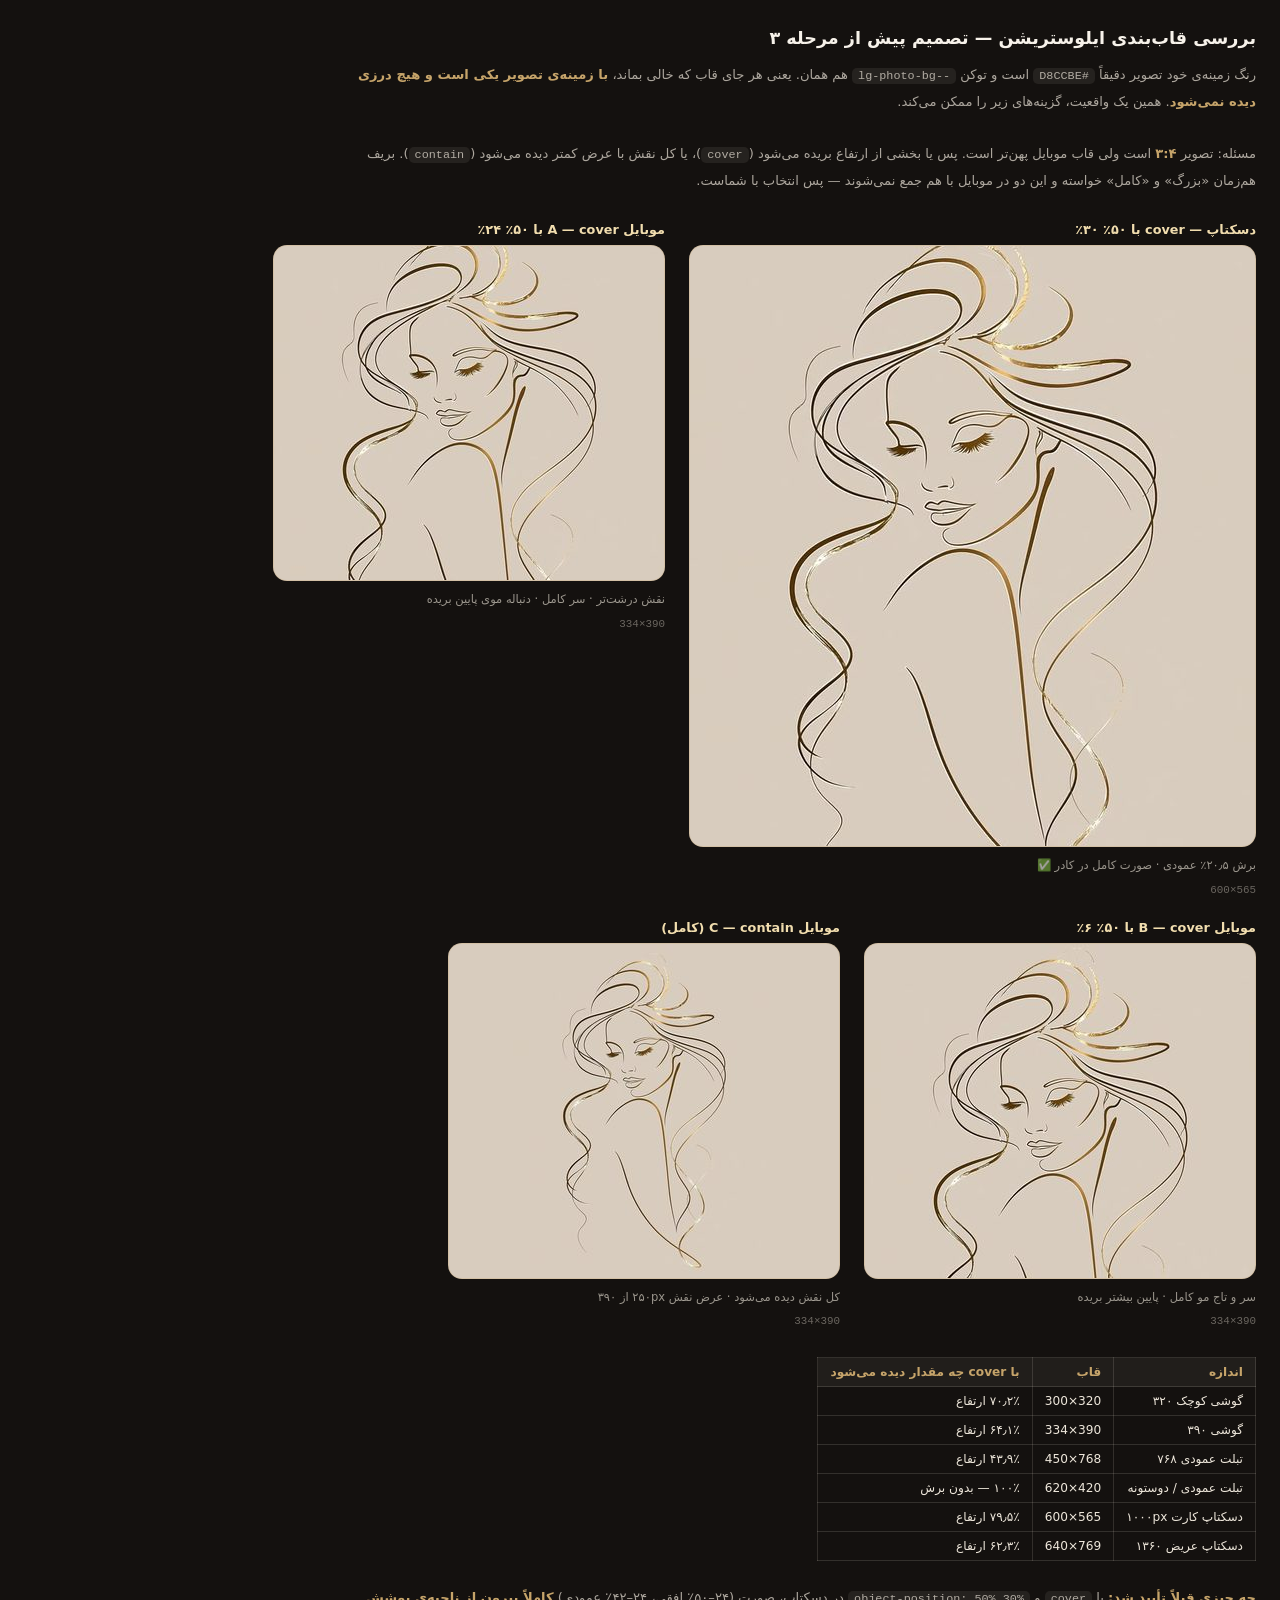
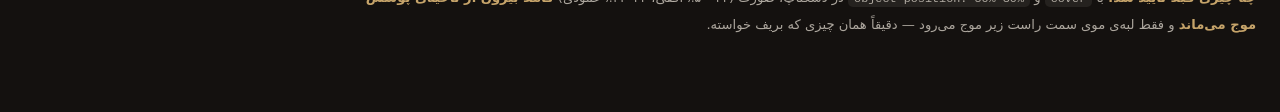
<file: login-framing-check.html>
<!DOCTYPE html>
<html lang="fa" dir="rtl"><head><meta charset="utf-8" />
<title>بررسی قاب‌بندی ایلوستریشن | SolonBeauty</title>
<style>
body { margin:0; background:#14110F; color:#EDE6DA;
  font-family:Vazirmatn,Tahoma,system-ui,sans-serif; -webkit-font-smoothing:antialiased; }
.wrap { max-inline-size:1500px; margin:0 auto; padding:28px 24px 60px; }
h1 { font-size:1.1rem; color:#F7F2EA; margin:0 0 14px; }
.note { font-size:.82rem; line-height:2; color:rgba(237,230,218,.7); max-inline-size:900px; }
.note b { color:#C6A46A; }
.note code { font-family:ui-monospace,monospace; background:rgba(237,230,218,.08);
  padding:1px 6px; border-radius:5px; font-size:.9em; }
.cards { display:flex; flex-wrap:wrap; gap:24px; margin-block-start:28px; align-items:flex-start; }
.card { display:flex; flex-direction:column; gap:8px; }
.card__t { margin:0; font-size:.8rem; font-weight:800; color:#F1DDAE; }
.frame { position:relative; border-radius:14px; overflow:hidden;
  border:1px solid rgba(198,164,106,.3); background:#D8CCBE; flex:none; }
.frame img { inline-size:100%; block-size:100%; object-fit:cover; display:block; }
.card__n { margin:0; font-size:.72rem; color:rgba(237,230,218,.62); line-height:1.8; max-inline-size:565px; }
.card__d { margin:0; font-size:.68rem; color:rgba(237,230,218,.4); font-family:ui-monospace,monospace; }
table { border-collapse:collapse; margin-block-start:30px; font-size:.76rem; }
th,td { border:1px solid rgba(237,230,218,.14); padding:7px 12px; text-align:start; }
th { background:rgba(237,230,218,.06); color:#C6A46A; }
</style></head><body>
<div class="wrap">
  <h1>بررسی قاب‌بندی ایلوستریشن — تصمیم پیش از مرحله ۳</h1>
  <p class="note">
    رنگ زمینه‌ی خود تصویر دقیقاً <code>#D8CCBE</code> است و توکن
    <code>--lg-photo-bg</code> هم همان. یعنی هر جای قاب که خالی بماند،
    <b>با زمینه‌ی تصویر یکی است و هیچ درزی دیده نمی‌شود</b>. همین یک واقعیت،
    گزینه‌های زیر را ممکن می‌کند.
    <br /><br />
    مسئله: تصویر <b>۳:۴</b> است ولی قاب موبایل پهن‌تر است. پس یا بخشی از
    ارتفاع بریده می‌شود (<code>cover</code>)، یا کل نقش با عرض کمتر دیده
    می‌شود (<code>contain</code>). بریف هم‌زمان «بزرگ» و «کامل» خواسته و
    این دو در موبایل با هم جمع نمی‌شوند — پس انتخاب با شماست.
  </p>
  <div class="cards">
    <div class="card">
      <p class="card__t">دسکتاپ — cover با ۵۰٪ ۳۰٪</p>
      <div class="frame" style="inline-size:565px;block-size:600px">
        <img src="[data-uri]" alt="" />
      </div>
      <p class="card__n">برش ۲۰٫۵٪ عمودی · صورت کامل در کادر ✅</p>
      <p class="card__d">565×600</p>
    </div>
    <div class="card">
      <p class="card__t">موبایل A — cover با ۵۰٪ ۲۴٪</p>
      <div class="frame" style="inline-size:390px;block-size:334px">
        <img src="[data-uri]" alt="" />
      </div>
      <p class="card__n">نقش درشت‌تر · سر کامل · دنباله موی پایین بریده</p>
      <p class="card__d">390×334</p>
    </div>
    <div class="card">
      <p class="card__t">موبایل B — cover با ۵۰٪ ۶٪</p>
      <div class="frame" style="inline-size:390px;block-size:334px">
        <img src="[data-uri]" alt="" />
      </div>
      <p class="card__n">سر و تاج مو کامل · پایین بیشتر بریده</p>
      <p class="card__d">390×334</p>
    </div>
    <div class="card">
      <p class="card__t">موبایل C — contain (کامل)</p>
      <div class="frame" style="inline-size:390px;block-size:334px">
        <img src="[data-uri]" alt="" />
      </div>
      <p class="card__n">کل نقش دیده می‌شود · عرض نقش ۲۵۰px از ۳۹۰</p>
      <p class="card__d">390×334</p>
    </div></div>

  <table>
    <tr><th>اندازه</th><th>قاب</th><th>با cover چه مقدار دیده می‌شود</th></tr>
    <tr><td>گوشی کوچک ۳۲۰</td><td>320×300</td><td>۷۰٫۲٪ ارتفاع</td></tr>
    <tr><td>گوشی ۳۹۰</td><td>390×334</td><td>۶۴٫۱٪ ارتفاع</td></tr>
    <tr><td>تبلت عمودی ۷۶۸</td><td>768×450</td><td>۴۳٫۹٪ ارتفاع</td></tr>
    <tr><td>تبلت عمودی / دوستونه</td><td>420×620</td><td>۱۰۰٪ — بدون برش</td></tr>
    <tr><td>دسکتاپ کارت ۱۰۰۰px</td><td>565×600</td><td>۷۹٫۵٪ ارتفاع</td></tr>
    <tr><td>دسکتاپ عریض ۱۳۶۰</td><td>769×640</td><td>۶۲٫۳٪ ارتفاع</td></tr>
  </table>

  <p class="note" style="margin-block-start:24px">
    <b>چه چیزی قبلاً تأیید شد:</b> با <code>cover</code> و
    <code>object-position: 50% 30%</code> در دسکتاپ، صورت (۲۴–۵۰٪ افقی،
    ۲۴–۴۲٪ عمودی) <b>کاملاً بیرون از ناحیه‌ی پوشش موج می‌ماند</b> و فقط
    لبه‌ی موی سمت راست زیر موج می‌رود — دقیقاً همان چیزی که بریف خواسته.
  </p>
</div></body></html>
</file>
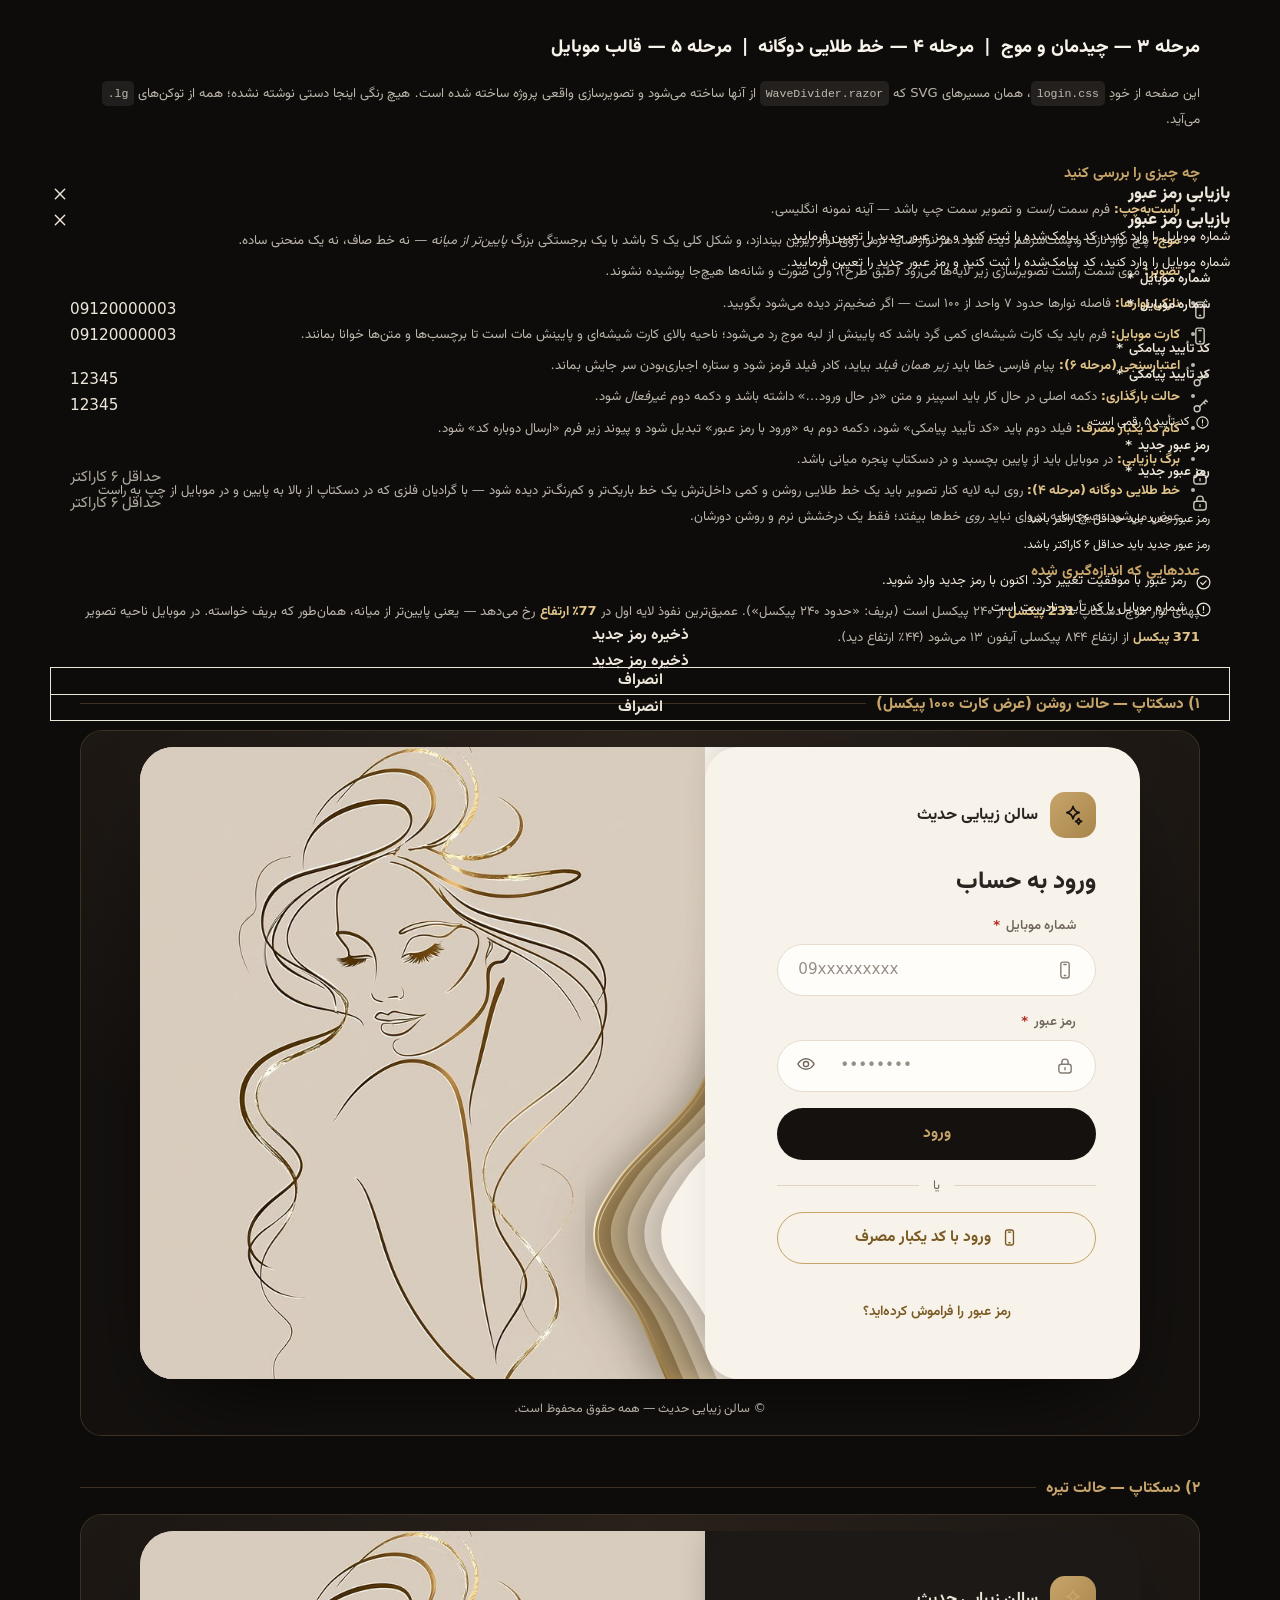
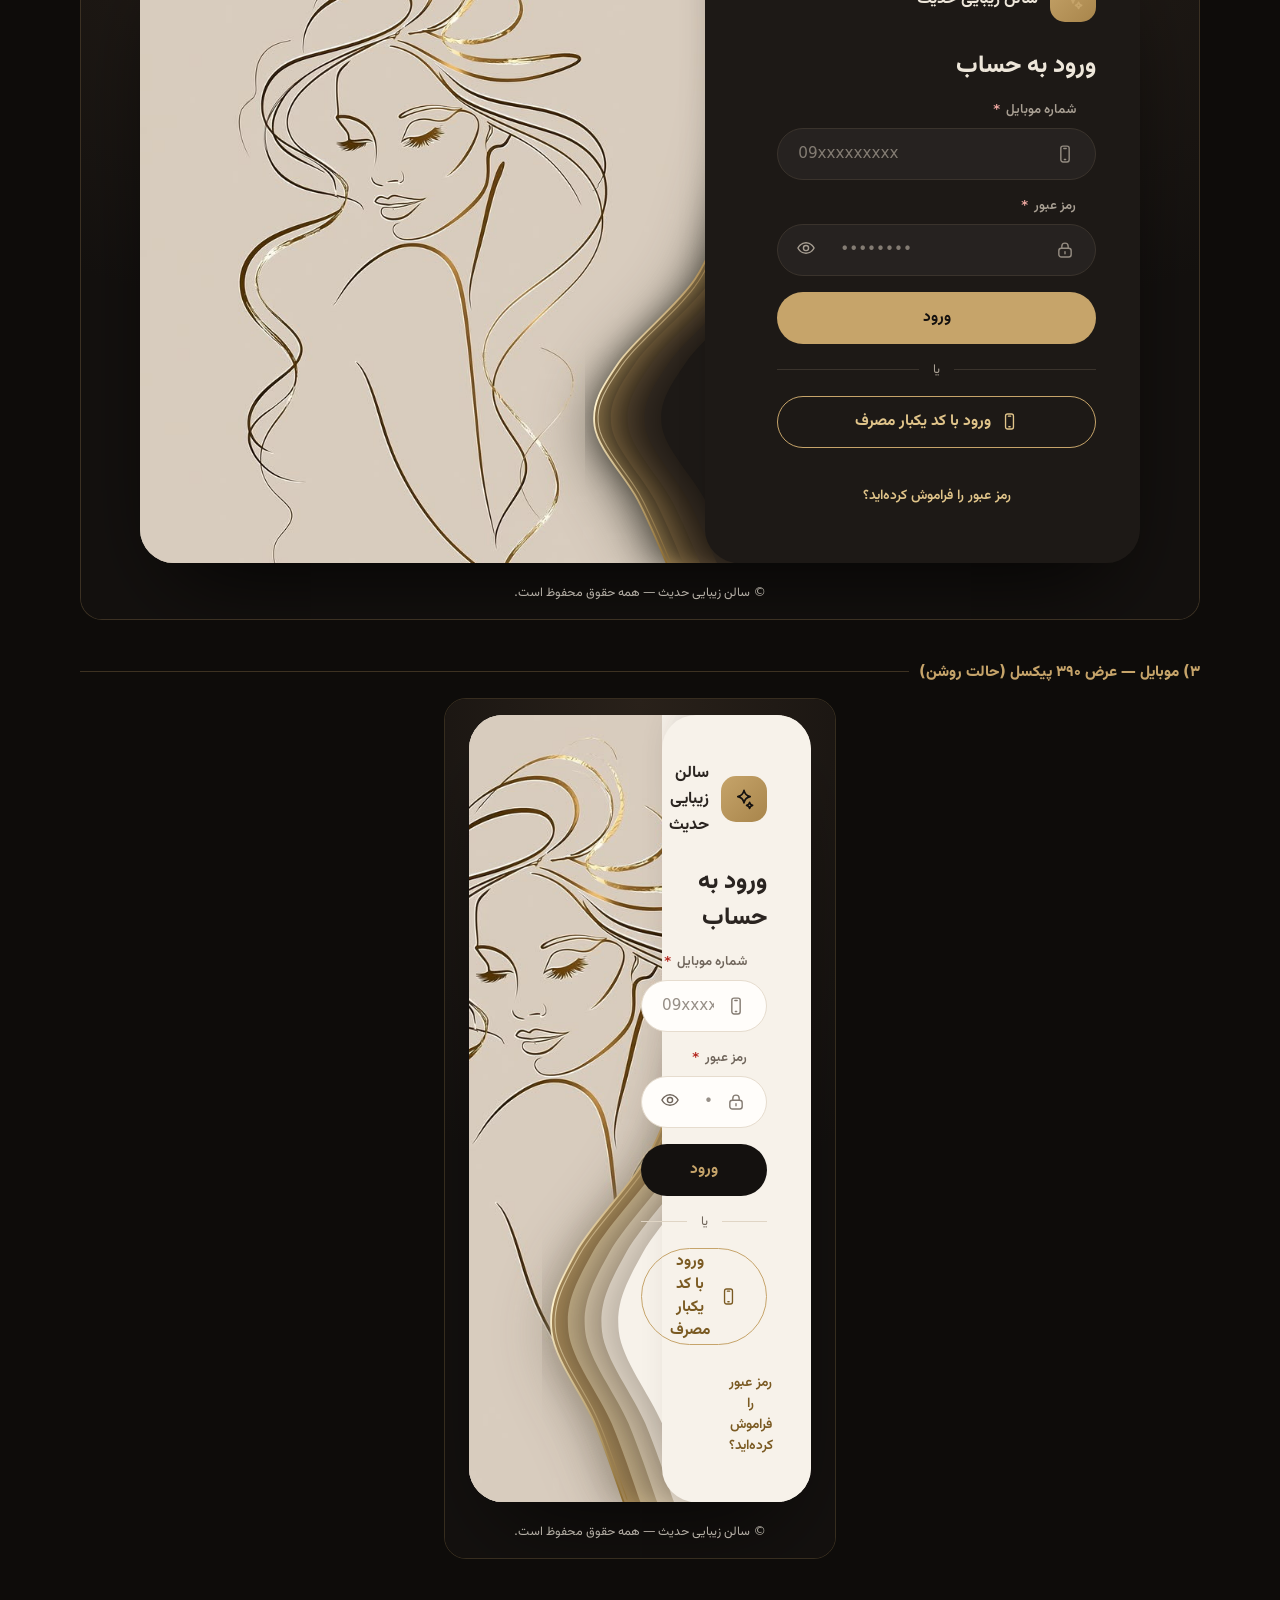
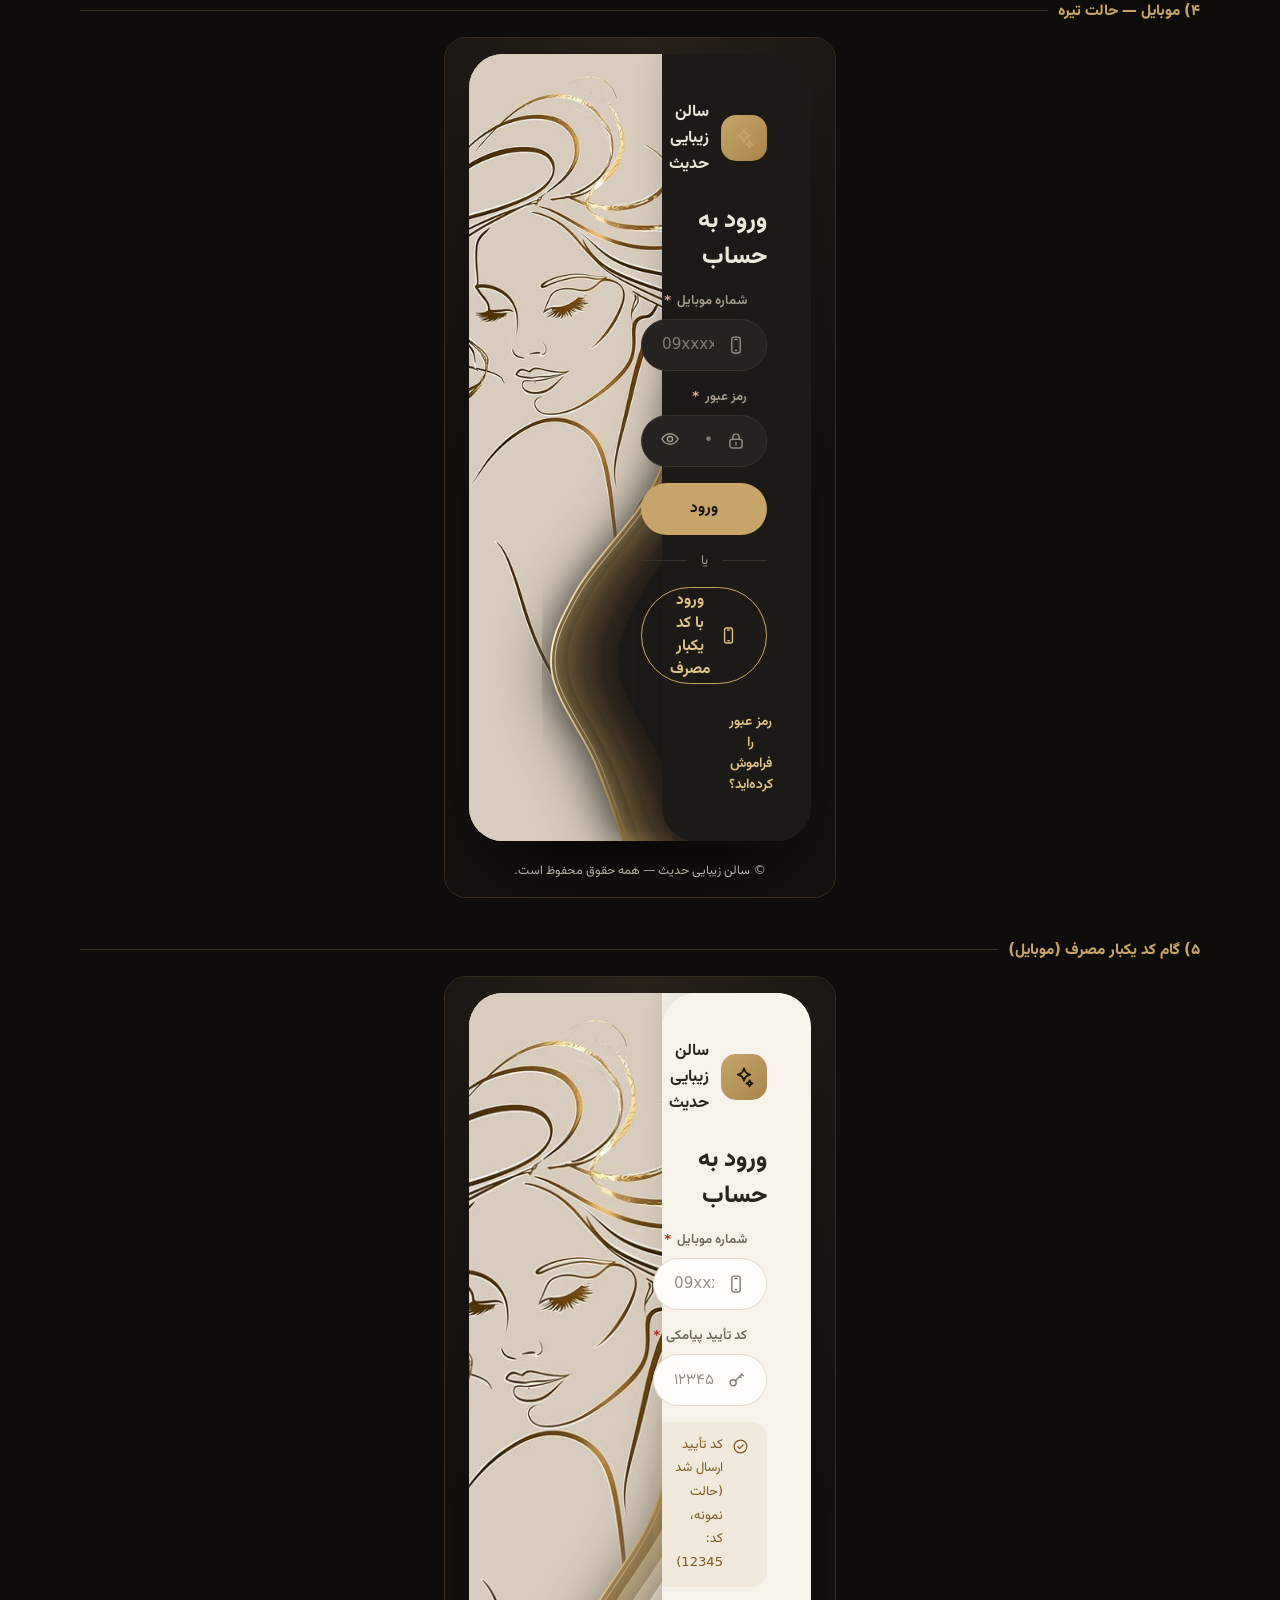
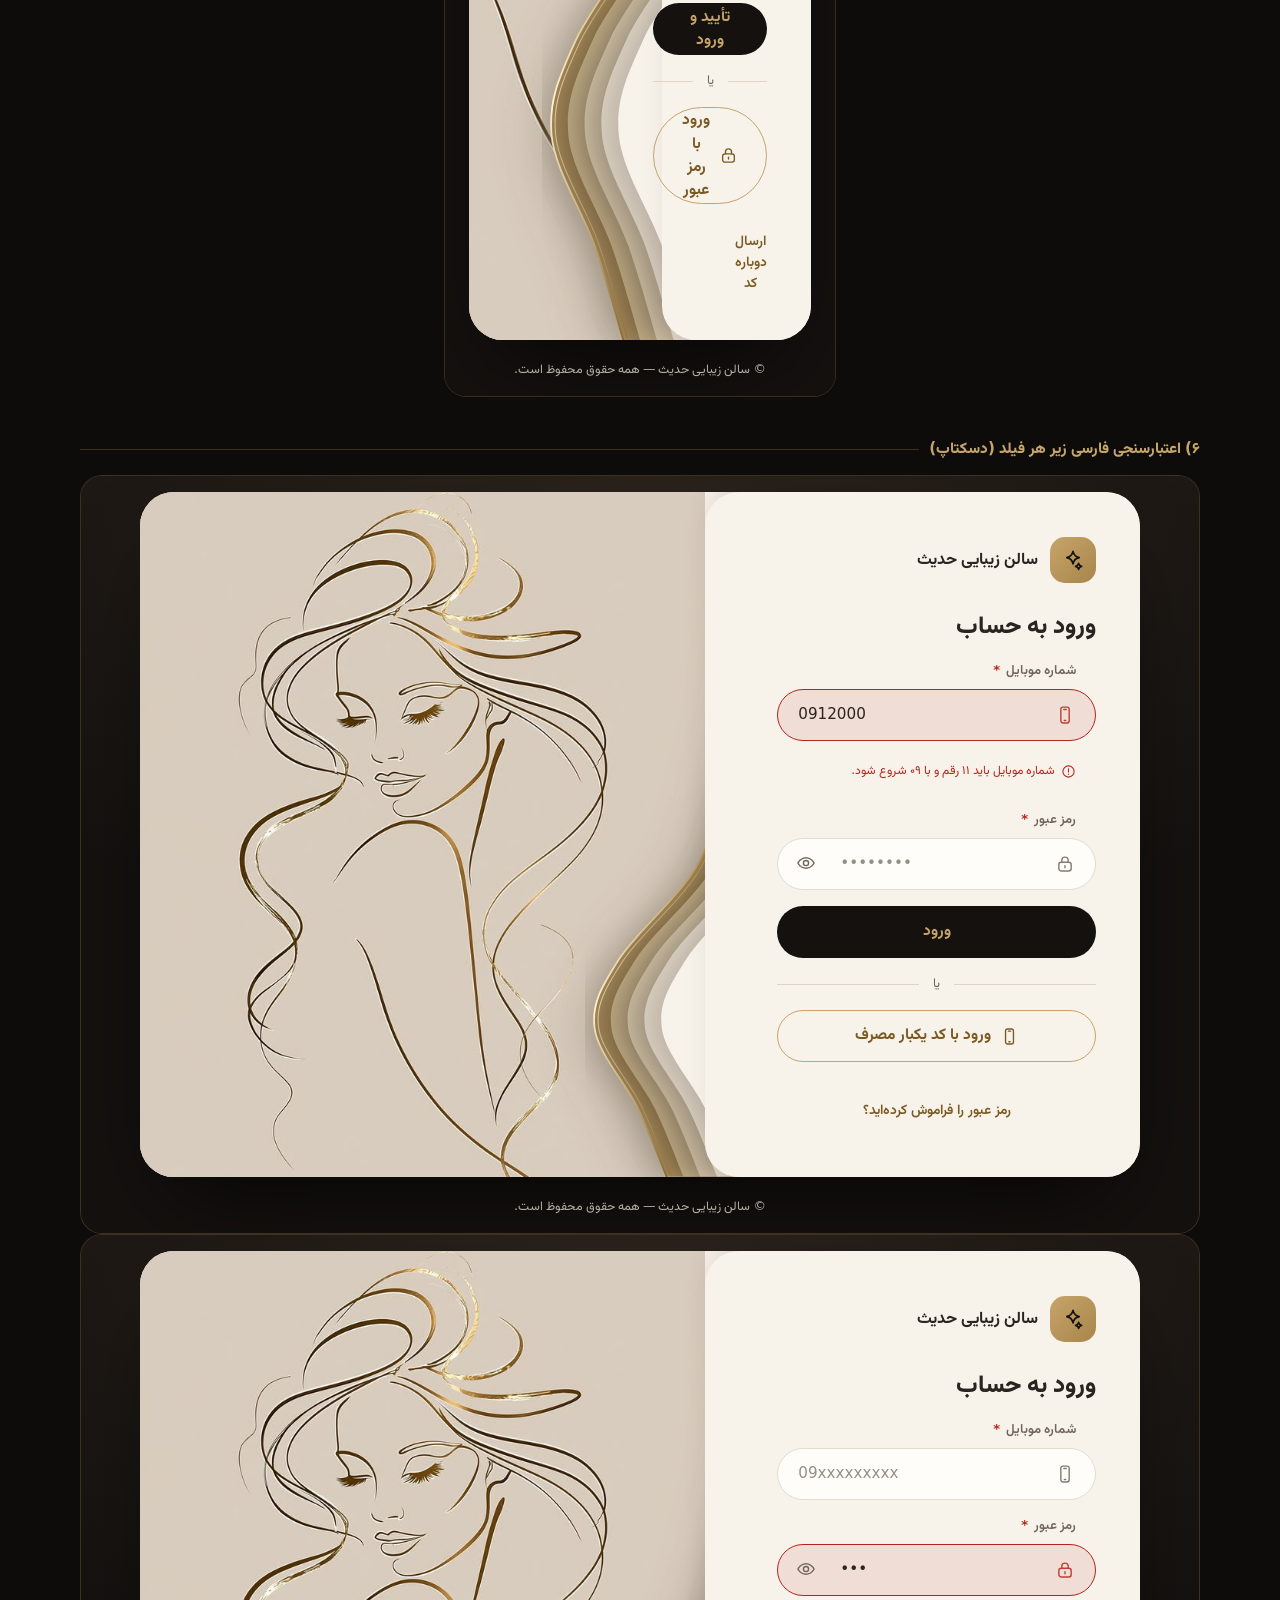
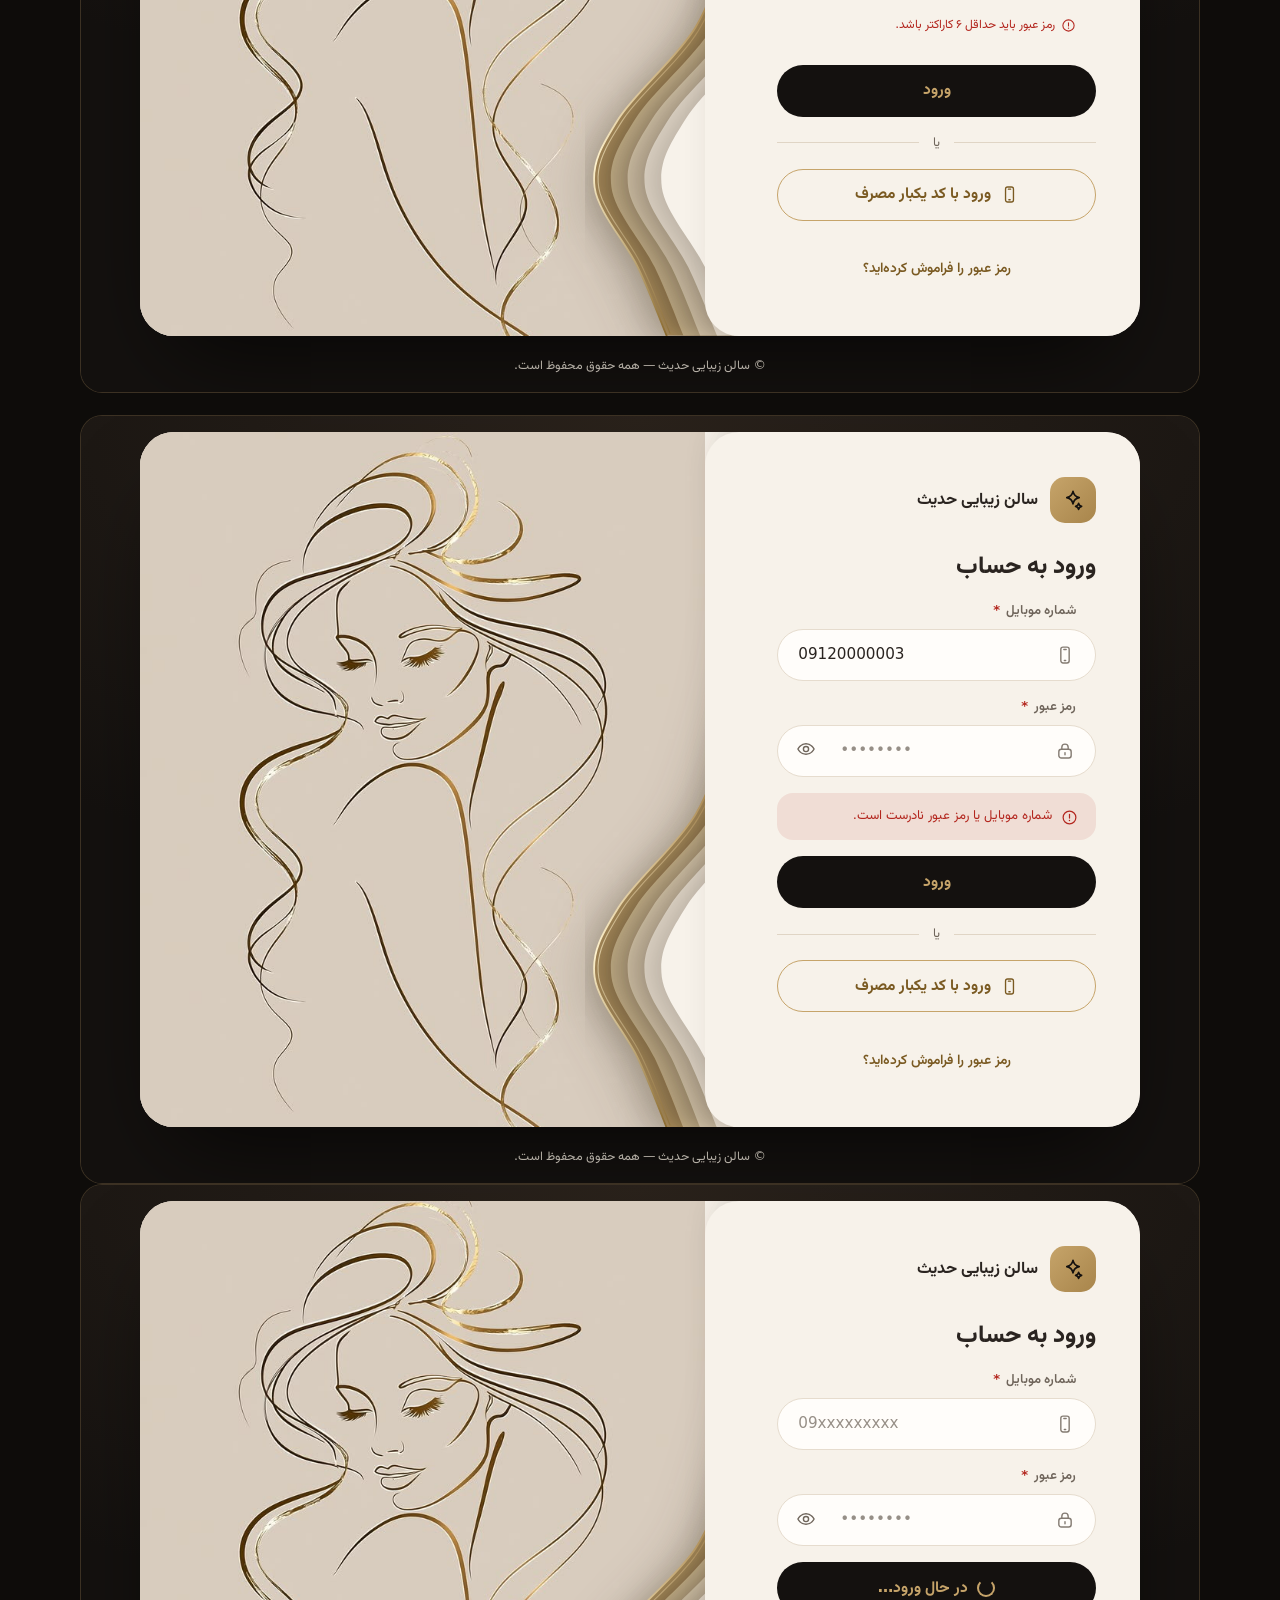
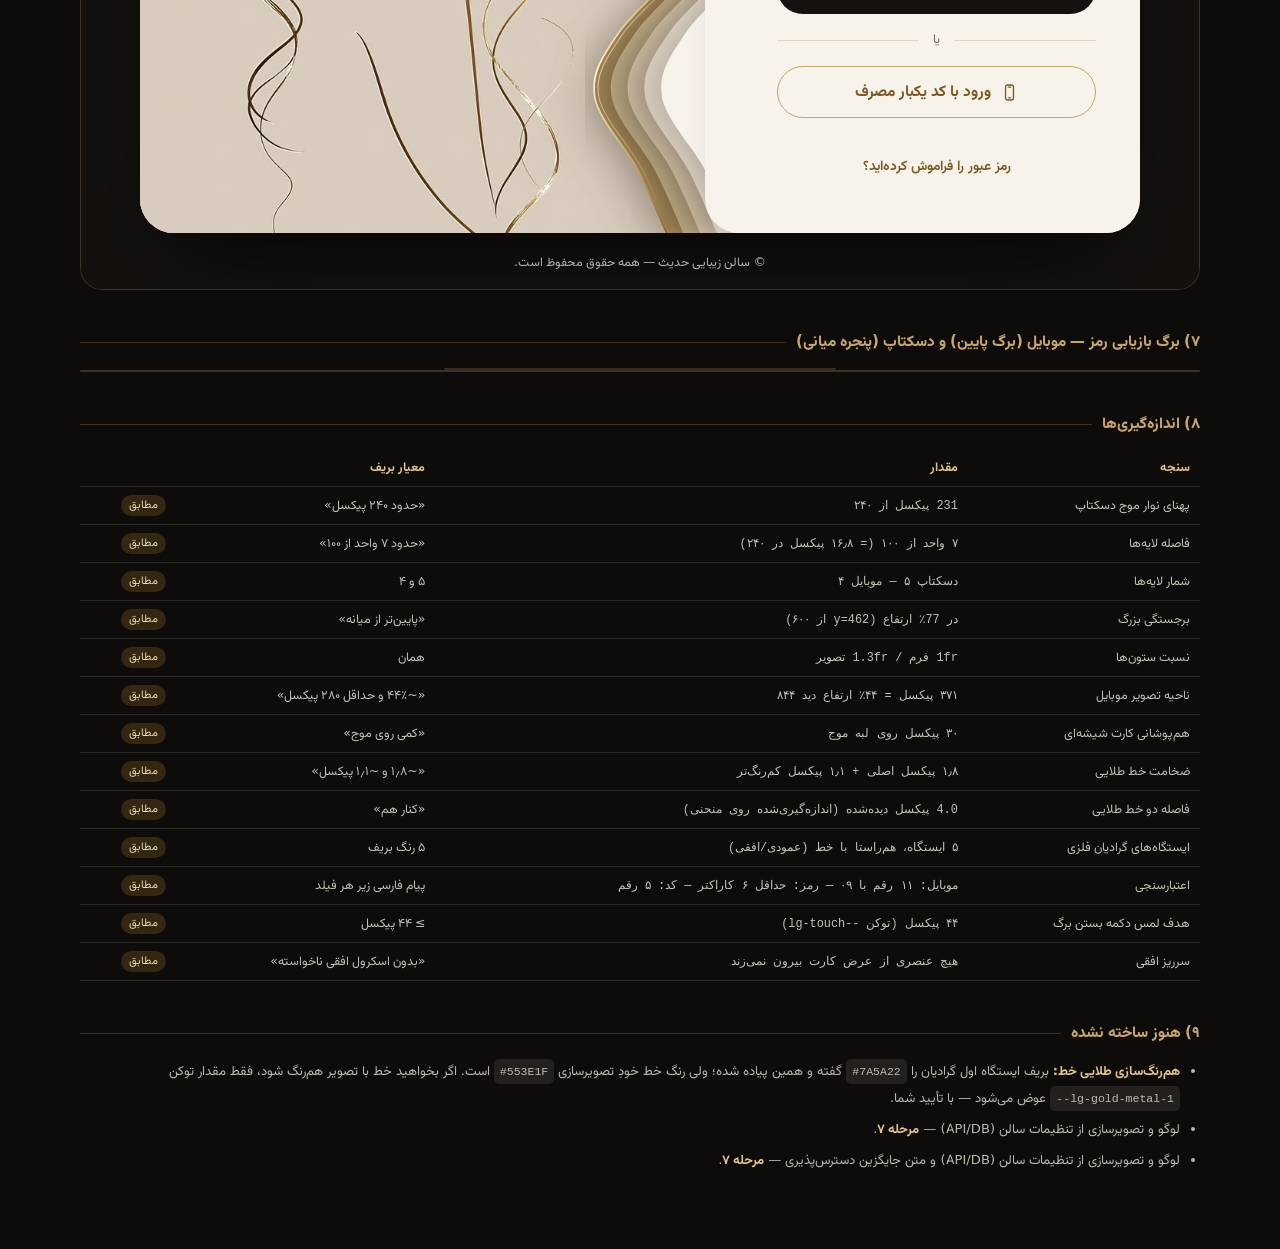
<file: login-layout-preview.html>
<!DOCTYPE html>
<html lang="fa" dir="rtl">
<head>
<meta charset="utf-8" />
<meta name="viewport" content="width=device-width, initial-scale=1.0, viewport-fit=cover" />
<title>مرحله ۳ — چیدمان و موج چندلایه | صفحه ورود SolonBeauty</title>
<style>
@font-face {
    font-family: 'Vazirmatn';
    font-style: normal;
    font-weight: 100 900;
    src: url('[data-uri]') format('woff2');
}

/* ==========================================================================
   SolonBeauty — صفحه ورود
   --------------------------------------------------------------------------
   فایل خودبسنده برای صفحه ورود: توکن‌های رنگ + کامپوننت‌های پایه (فیلد
   کپسولی، دکمه‌ها، پیام خطا).

   چرا فایل جدا و چرا دامنه‌دار روی .lg:
   app.css حدود ۲۹۸۶ خط است و توکن‌هایش (--bg-light و…) در سراسر سایت استفاده
   می‌شوند. اگر رنگ‌های این صفحه را داخل :root می‌ریختیم، عوض کردنشان کل سایت
   را جابه‌جا می‌کرد. پس همه چیز روی .lg (ریشه صفحه ورود) دامنه دارد — همان
   الگویی که در splash.css جواب داد. هیچ قاعده‌ای به بیرون درز نمی‌کند.

   چرا تمام رنگ‌ها فقط در بلوک .lg زندگی می‌کنند:
   بریف صریح گفته «بدون کدرنگ پراکنده». هر رنگی که پایین‌تر در فایل می‌بینید
   با var() خوانده می‌شود. اگر روزی طلایی برند عوض شود، فقط همین یک بلوک
   تغییر می‌کند. tools/test-login.js این را ماشینی بررسی می‌کند: هیچ کدرنگ
   شش‌رقمی بیرون از بلوک توکن مجاز نیست.

   چیدمان و موج SVG در مرحله‌های بعد به همین فایل اضافه می‌شوند.
   ========================================================================== */

/* ==========================================================================
   ۱) توکن‌های رنگ — حالت روشن
   ========================================================================== */
.lg {
    /* ---------- پس‌زمینه صفحه (همیشه تیره) ----------
       صفحه ورود مستقل از حالت روشن/تیره، پس‌زمینه تیره دارد؛ چون کارت روی
       آن می‌نشیند و کنتراست را تأمین می‌کند. */
    --lg-page-1: #2A221B;                       /* مرکز گرادیان */
    --lg-page-2: #14110F;                       /* لبه گرادیان */

    /* ---------- سطح فرم ---------- */
    --lg-surface: #F7F2EA;                      /* عاجی — سطح فرم */
    --lg-surface-2: #F1EAE0;                    /* سطح فرعی (بلوک راهنما) */

    /* ---------- لایه‌های موج، از تیره (کنار تصویر) به روشن (هم‌رنگ فرم) ---------- */
    --lg-wave-1: #B49560;                       /* طلایی تیره — همسایه تصویر */
    --lg-wave-2: #CDB88F;                       /* شامپاینی */
    --lg-wave-3: #DBCBAF;                       /* حد وسط */
    --lg-wave-4: #E9DFD0;                       /* کرم */
    --lg-wave-5: #F7F2EA;                       /* عاجی — همسایه فرم */

    /* ---------- ناحیه تصویر ----------
       رنگ زمینه دقیقاً هم‌رنگ پس‌زمینه ایلوستریشن تا درز دیده نشود.
       در مرحله ۷ این مقدار از تنظیمات سالن می‌آید. */
    --lg-photo-bg: #D8CCBE;

    /* ---------- طلایی برند ---------- */
    --lg-gold: #C6A46A;
    --lg-gold-dark: #A8854B;

    /* طلایی عمیق برای متن روی سطح عاجی.
       چرا لازم است — این عدد از محاسبه کنتراست آمده، نه از سلیقه:
       #C6A46A روی #F7F2EA فقط ۲٫۱۱:۱ می‌دهد و #A8854B هم ۳٫۰۸:۱.
       هیچ‌کدام حد ۴٫۵:۱ بریف را رد نمی‌کنند. اما #7A5A22 روی همان سطح
       ۵٫۶۹:۱ می‌دهد. این رنگ خودش از گرادیان ورق طلای بریف آمده، پس
       هم‌خانواده است و از پالت بیرون نیست. */
    --lg-gold-deep: #7A5A22;

    /* زمینه‌های نیمه‌شفاف طلایی (برای hover و حلقه فوکوس) */
    --lg-gold-tint: rgba(198, 164, 106, 0.12);
    --lg-gold-ring: rgba(198, 164, 106, 0.30);

    /* ---------- متن ---------- */
    --lg-text: #2A2420;
    --lg-text-dim: #6F655B;
    --lg-text-on-dark: #EDE6DA;

    /* ---------- فیلد کپسولی ---------- */
    --lg-field-bg: #FFFDFA;
    --lg-field-border: #E6DCCE;
    --lg-field-border-strong: #D8CAB6;

    /* ---------- وضعیت‌ها ----------
       قرمز خطا روشن انتخاب نشده؛ باید روی سطح عاجی حد ۴٫۵ را رد کند.
       #B3261E روی #F7F2EA برابر ۵٫۸۷:۱ است. */
    --lg-danger: #B3261E;
    --lg-danger-tint: rgba(179, 38, 30, 0.10);

    /* ---------- دکمه اصلی ---------- */
    --lg-btn-bg: #14110F;
    --lg-btn-bg-hover: #241E19;
    --lg-btn-text: #C6A46A;

    /* ---------- خط جداکننده ---------- */
    --lg-divider: #E0D5C5;

    /* ---------- اندازه‌ها ----------
       همه اهداف لمس حداقل ۴۴ پیکسل — معیار بریف و توکن موجود پروژه. */
    --lg-touch: 44px;
    --lg-field-h: 52px;
    --lg-btn-h: 52px;
    --lg-radius: 999px;                         /* کپسولی */
    --lg-ring-w: 3px;

    /* ---------- چیدمان کارت (مرحله ۳) ---------- */
    --lg-card-max: 1000px;                      /* حد بالای عرض کارت */
    --lg-card-min: 600px;                       /* حد پایین ارتفاع کارت در دسکتاپ */
    --lg-card-radius: 34px;
    --lg-card-shadow: 0 44px 90px -34px rgba(0, 0, 0, 0.72);

    /* سهم ستون فرم از عرض کارت.
       نسبت ستون‌ها 1fr / 1.3fr است؛ ۱۰۰ ÷ (۱ + ۱٫۳) = ۴۳٫۴۷۸.
       همین عدد مبنای جای‌گذاری موج است: موج باید دقیقاً روی مرز دو ستون
       بنشیند. آزمون بررسی می‌کند که این عدد با نسبت ستون‌ها هم‌خوان باشد. */
    --lg-form-share: 43.478%;

    --lg-wave-w: 240px;                         /* پهنای کل موج در دسکتاپ */
    --lg-wave-h: 96px;                          /* ارتفاع موج در موبایل */
    --lg-media-h: clamp(280px, 44svh, 400px);   /* ارتفاع ناحیه تصویر در موبایل */
    --lg-card-overlap: 30px;                    /* هم‌پوشانی کارت شیشه‌ای با لبه موج */

    /* کارت شیشه‌ای موبایل.
       چرا گرادیان و نه یک آلفای ثابت: زیر کارت پس‌زمینه تیره صفحه است و
       متن‌های کم‌رنگ روی ترکیب نیمه‌شفاف به ۴٫۱:۱ می‌رسیدند — زیر حد بریف.
       پس کارت فقط در نوار بالایی شیشه‌ای است (همان‌جا که روی موج می‌افتد و
       بلور دیده می‌شود) و تا ۱۴۰ پیکسل به سطح مات می‌رسد؛ آن‌جا برچسب‌ها و
       فیلدها می‌نشینند و کنتراست کامل دارند. یعنی هم حس شیشه می‌دهد، هم
       خوانایی‌اش قربانی نمی‌شود. */
    --lg-glass-bg: rgba(247, 242, 234, 0.92);
    --lg-glass-blur: 18px;
    --lg-glass-solid-at: 140px;                 /* نقطه‌ای که کارت کاملاً مات می‌شود */

    --lg-photo-pos: 50% 24%;                    /* تمرکز تصویر: ناحیه صورت */
    --lg-form-pad-start: 44px;                  /* فاصله محتوا از لبه گرد کارت */
    --lg-form-pad-end: 72px;                    /* فاصله از سمت موج */

    /* پدینگ عمودی سیّال: در لپ‌تاپ کم‌ارتفاع فرم فشرده می‌شود تا کل کارت
       در دید جا شود و نیازی به اسکرول نباشد، و در ارتفاع بلند نفس می‌کشد. */
    --lg-form-pad-block: clamp(28px, 5vh, 54px);

    /* ---------- خط طلایی دوگانه (مرحله ۴) ----------
       گرادیان فلزی پنج‌ایستگاهی. خط اصلی ۱٫۸ پیکسل و خط دوم ۱٫۱ پیکسل
       کم‌رنگ‌تر، چهار پیکسل داخل‌تر.
       نکته درباره ایستگاه اول: بریف #7A5A22 گفته ولی رنگ خط خودِ تصویرسازی
       #553E1F است. اگر بخواهید خط با تصویر هم‌رنگ شود، فقط همین یک مقدار
       عوض می‌شود و هیچ جای دیگری دست نمی‌خورد. */
    --lg-gold-metal-1: #7A5A22;
    --lg-gold-metal-2: #FBE9B4;
    --lg-gold-metal-3: #A8854B;
    --lg-gold-metal-4: #FFF3CF;
    --lg-gold-metal-5: #8A6A2F;

    --lg-gold-line-w1: 1.8px;                   /* خط اصلی */
    --lg-gold-line-w2: 1.1px;                   /* خط دوم */
    --lg-gold-line-op2: 0.62;                   /* خط دوم کم‌رنگ‌تر */
    --lg-gold-glow: rgba(255, 243, 207, 0.50);  /* درخشش نرم و روشن */

    /* ---------- برگ بازیابی رمز (مرحله ۶) ---------- */
    --lg-scrim: rgba(20, 17, 15, 0.62);         /* پرده پشت برگه */
    --lg-sheet-max: 480px;                      /* عرض برگه در دسکتاپ */
    --lg-sheet-bg: var(--lg-surface);           /* در حالت تیره خودش عوض می‌شود */

    /* ---------- تراشه‌های حساب آزمایشی (فقط بیلد توسعه) ---------- */
    --lg-dev-border: var(--lg-gold-ring);
    --lg-dev-text: var(--lg-text-on-dark);

    /* سایه لایه‌های موج.
       دو توکن: یکی برای نوار باریک هر لایه روی لایه زیرین، یکی برای سایه
       بیرونی کل موج (جانشین سافاری وقتی drop-shadow هر لایه پشتیبانی نشود). */
    --lg-wave-shadow: rgba(42, 34, 27, 0.30);
    --lg-wave-shadow-soft: rgba(42, 34, 27, 0.22);
}

/* ==========================================================================
   ۲) توکن‌های رنگ — حالت تیره
   --------------------------------------------------------------------------
   حالت تیره از همان قرارداد پروژه می‌آید: صفت data-theme="dark" روی ریشه سند
   (همان چیزی که پنل ادمین ست می‌کند). کلاس .lg--dark هم گذاشته شده تا بتوان
   روی خود صفحه ورود حالت تیره را اجباری کرد — برای تست و پیش‌نمایش.
   ========================================================================== */
[data-theme="dark"] .lg,
.lg--dark {
    --lg-surface: #1D1916;
    --lg-surface-2: #241F1B;

    /* لایه‌های موج در حالت تیره به سمت سطح تیره می‌روند، نه عاجی */
    --lg-wave-1: #B49560;
    --lg-wave-2: #8A7048;
    --lg-wave-3: #5E4C36;
    --lg-wave-4: #3A3026;
    --lg-wave-5: #1D1916;

    --lg-gold-deep: #E0C48A;                    /* روی سطح تیره، طلایی روشن */

    --lg-text: #EDE6DA;
    --lg-text-dim: #A89F93;
    --lg-text-on-dark: #EDE6DA;

    --lg-field-bg: #262220;
    --lg-field-border: #3A332C;
    --lg-field-border-strong: #4A4238;

    --lg-danger: #F0A9A2;
    --lg-danger-tint: rgba(240, 169, 162, 0.12);

    /* دکمه اصلی در حالت تیره معکوس می‌شود.
       چرا: پس‌زمینه تیره روی سطح تیره عملاً ناپدید می‌شد. این تنها راهی است
       که دکمه اصلی در هر دو حالت «اصلی» خوانده شود. کنتراست در هر دو حالت
       یکسان و ۸٫۰۸:۱ است، چون متن و زمینه جایشان را عوض می‌کنند. */
    --lg-btn-bg: #C6A46A;
    --lg-btn-bg-hover: #F1DDAE;
    --lg-btn-text: #14110F;

    --lg-divider: #3A332C;

    /* کارت شیشه‌ای و سایه‌ها در حالت تیره.
       سایه لایه‌ها پررنگ‌تر می‌شود چون روی زمینه تیره باید دیده شود. */
    --lg-glass-bg: rgba(29, 25, 22, 0.90);
    --lg-wave-shadow: rgba(0, 0, 0, 0.55);
    --lg-wave-shadow-soft: rgba(0, 0, 0, 0.40);
    --lg-card-shadow: 0 44px 90px -34px rgba(0, 0, 0, 0.85);
}

/* ==========================================================================
   ۳) پایه صفحه ورود
   ========================================================================== */
.lg {
    /* Safe area دستگاه‌های ناچ‌دار. max یعنی هرکدام بزرگ‌تر بود برنده است:
       روی گوشی معمولی ۱۶ پیکسل، روی آیفون ناچ‌دار مقدار درست. */
    padding-block: max(16px, env(safe-area-inset-top))
                   max(16px, env(safe-area-inset-bottom));
    padding-inline: max(16px, env(safe-area-inset-right))
                    max(16px, env(safe-area-inset-left));
    color: var(--lg-text);
    font-family: Vazirmatn, Tahoma, system-ui, -apple-system, sans-serif;
    -webkit-tap-highlight-color: transparent;
}

/* حذف حاشیه پیش‌فرض فقط داخل خود کامپوننت، نه سراسری */
.lg *,
.lg *::before,
.lg *::after {
    box-sizing: border-box;
}

/* ==========================================================================
   ۴) فیلد کپسولی
   --------------------------------------------------------------------------
   ساختار: برچسب بیرون از کپسول (برای خوانایی و دسترس‌پذیری) و کپسول شامل
   آیکون اختیاری، ورودی و دکمه اختیاری.
   ========================================================================== */
.lg-field {
    display: flex;
    flex-direction: column;
    gap: 7px;
    min-inline-size: 0;                         /* جلوگیری از سرریز در گرید */
}

.lg-field__label {
    font-size: 0.82rem;
    font-weight: 600;
    color: var(--lg-text-dim);
    padding-inline-start: 20px;                 /* هم‌تراز با متن داخل کپسول */
    line-height: 1.6;
}

.lg-field__req {
    color: var(--lg-danger);
    margin-inline-start: 3px;
}

/* ---------- کپسول ---------- */
.lg-field__box {
    position: relative;
    display: flex;
    align-items: center;
    gap: 10px;
    min-block-size: var(--lg-field-h);
    padding-inline: 20px 18px;
    border: 1.5px solid var(--lg-field-border);
    border-radius: var(--lg-radius);
    background: var(--lg-field-bg);
    transition: border-color 160ms ease, box-shadow 160ms ease, background-color 160ms ease;
}

.lg-field__icon {
    flex: none;
    inline-size: 20px;
    block-size: 20px;
    color: var(--lg-text-dim);
    opacity: 0.85;
}

.lg-field__input {
    flex: 1 1 auto;
    min-inline-size: 0;
    block-size: calc(var(--lg-field-h) - 4px);
    border: 0;
    background: transparent;
    color: var(--lg-text);
    font-family: inherit;
    font-size: 0.95rem;
    line-height: 1.6;
}

.lg-field__input:focus {
    outline: none;                              /* حلقه فوکوس روی کپسول می‌آید */
}

.lg-field__input::placeholder {
    color: var(--lg-text-dim);
    opacity: 0.72;
}

/* ورودی‌های عددی در راست‌به‌چپ: لاتین و چپ‌چین، چون شماره موبایل و رمز
   عبور همیشه لاتین‌اند و راست‌چین شدنشان خواندن را سخت می‌کند. */
.lg-field__input[dir="ltr"] {
    /* start در عنصر با dir=ltr یعنی چپ. ویژگی منطقی انتخاب شده تا اگر روزی
       جهت عوض شد، قاعده همچنان درست بماند. */
    text-align: start;
}

/* بازخورد اشاره‌گر: بدون این، کاربر ماوس‌دار نمی‌فهمد کادر قابل کلیک است،
   چون کادر دور فیلد است نه خود متن. */
.lg-field__box:hover {
    border-color: var(--lg-field-border-strong);
}

/* ---------- حالت فوکوس ----------
   حلقه دور کل کپسول می‌آید، نه دور خود input. چرا: کاربر کادر کپسولی را
   می‌بیند و حلقه باید همان چیزی را تأیید کند که می‌بیند. */
.lg-field__box:focus-within {
    border-color: var(--lg-gold);
    box-shadow: 0 0 0 var(--lg-ring-w) var(--lg-gold-ring);
}

.lg-field__box:focus-within .lg-field__icon {
    color: var(--lg-gold-deep);
    opacity: 1;
}

/* ---------- حالت خطا ---------- */
.lg-field.is-invalid .lg-field__box {
    border-color: var(--lg-danger);
    background: var(--lg-danger-tint);
}

.lg-field.is-invalid .lg-field__box:focus-within {
    box-shadow: 0 0 0 var(--lg-ring-w) var(--lg-danger-tint);
}

.lg-field.is-invalid .lg-field__icon {
    color: var(--lg-danger);
}

/* ---------- حالت غیرفعال ---------- */
.lg-field.is-disabled .lg-field__box {
    background: var(--lg-surface-2);
    border-color: var(--lg-field-border);
    opacity: 0.72;
}

.lg-field.is-disabled .lg-field__input {
    cursor: not-allowed;
}

/* ---------- پر شدن خودکار مرورگر ----------
   بدون این قاعده، مرورگر پس‌زمینه فیلد را زرد می‌کند و کپسول از پالت
   بیرون می‌زند. ترفند: کشیدن سایه داخلی به اندازه کل کپسول. */
.lg-field__input:-webkit-autofill,
.lg-field__input:-webkit-autofill:hover,
.lg-field__input:-webkit-autofill:focus {
    -webkit-text-fill-color: var(--lg-text);
    -webkit-box-shadow: 0 0 0 60px var(--lg-field-bg) inset;
    caret-color: var(--lg-text);
}

/* ---------- متن راهنما و خطا ---------- */
.lg-field__hint {
    font-size: 0.76rem;
    line-height: 1.75;
    color: var(--lg-text-dim);
    padding-inline-start: 20px;
}

.lg-field__error {
    display: flex;
    align-items: flex-start;
    gap: 6px;
    font-size: 0.76rem;
    line-height: 1.75;
    color: var(--lg-danger);
    padding-inline-start: 20px;
}

.lg-field__error-icon {
    flex: none;
    inline-size: 15px;
    block-size: 15px;
    margin-block-start: 3px;
}

/* ==========================================================================
   ۵) دکمه نمایش/پنهان‌سازی رمز
   --------------------------------------------------------------------------
   دکمه‌ای داخل کپسول. هدف لمسش باید ۴۴ پیکسل باشد، ولی نباید کپسول را
   بلند کند؛ پس با margin منفی از ارتفاع کپسول بیرون نمی‌زند.
   ========================================================================== */
.lg-field__eye {
    flex: none;
    display: inline-flex;
    align-items: center;
    justify-content: center;
    inline-size: var(--lg-touch);
    block-size: var(--lg-touch);
    margin-inline-end: -12px;                   /* جبران پدینگ کپسول */
    padding: 0;
    border: 0;
    border-radius: 50%;
    background: transparent;
    color: var(--lg-text-dim);
    cursor: pointer;
    transition: color 150ms ease, background-color 150ms ease;
}

.lg-field__eye:hover {
    color: var(--lg-gold-deep);
    background: var(--lg-gold-tint);
}

.lg-field__eye:focus-visible {
    outline: 2px solid var(--lg-gold);
    outline-offset: -2px;
}

/* دو آیکون نمایش/پنهان کردن روی هم می‌نشینند و یکی‌شان پنهان است.
   با grid در یک خانه، هیچ‌کدام چیدمان را جابه‌جا نمی‌کند. */
.lg-field__eye {
    display: inline-grid;
    place-items: center;
}

.lg-field__eye > * {
    grid-area: 1 / 1;
}

.lg-field__eye svg {
    inline-size: 20px;
    block-size: 20px;
}

.lg-field__eye [hidden] {
    display: none;
}

/* ==========================================================================
   ۶) دکمه‌ها
   ========================================================================== */
.lg-btn {
    display: inline-flex;
    align-items: center;
    justify-content: center;
    gap: 9px;
    min-block-size: var(--lg-btn-h);
    padding-inline: 28px;
    border: 1.5px solid transparent;
    border-radius: var(--lg-radius);
    font-family: inherit;
    font-size: 0.97rem;
    font-weight: 700;
    line-height: 1.5;
    text-align: center;
    cursor: pointer;
    transition: background-color 170ms ease, border-color 170ms ease,
                color 170ms ease, transform 140ms ease;
}

.lg-btn--block {
    inline-size: 100%;
}

.lg-btn:focus-visible {
    outline: 2px solid var(--lg-gold);
    outline-offset: 3px;
}

.lg-btn:active:not(:disabled) {
    transform: scale(0.985);
}

/* ---------- دکمه اصلی ---------- */
.lg-btn--primary {
    background: var(--lg-btn-bg);
    color: var(--lg-btn-text);
}

.lg-btn--primary:hover:not(:disabled) {
    background: var(--lg-btn-bg-hover);
}

/* ---------- دکمه ثانویه ----------
   زمینه شفاف با حاشیه طلایی، طبق بریف. متنش طلایی عمیق است نه طلایی برند،
   چون طلایی برند روی سطح عاجی حد ۴٫۵:۱ را رد نمی‌کند (محاسبه در بالای فایل). */
.lg-btn--ghost {
    background: transparent;
    border-color: var(--lg-gold);
    color: var(--lg-gold-deep);
}

.lg-btn--ghost:hover:not(:disabled) {
    background: var(--lg-gold-tint);
    border-color: var(--lg-gold-dark);
}

/* ---------- حالت غیرفعال ---------- */
.lg-btn:disabled {
    cursor: not-allowed;
    opacity: 0.6;
}

/* ---------- حالت بارگذاری ----------
   دکمه غیرفعال می‌ماند (تا دوباره زده نشود) ولی شفافیتش کم نمی‌شود، چون
   کم‌رنگ شدن وسط انتظار شبیه خرابی دیده می‌شود. */
.lg-btn.is-loading {
    cursor: progress;
    opacity: 1;
}

.lg-btn__spinner {
    flex: none;
    inline-size: 18px;
    block-size: 18px;
    border: 2px solid currentColor;
    border-block-start-color: transparent;
    border-radius: 50%;
    animation: lg-spin 700ms linear infinite;
}

@keyframes lg-spin {
    to { transform: rotate(360deg); }
}

/* آیکون داخل دکمه (مثلاً دکمه ورود با کد یکبار مصرف) */
.lg-btn__icon {
    flex: none;
    inline-size: 19px;
    block-size: 19px;
}

/* ==========================================================================
   ۷) خط جداکننده «یا»
   ========================================================================== */
.lg-divider {
    display: flex;
    align-items: center;
    gap: 14px;
    color: var(--lg-text-dim);
    font-size: 0.8rem;
}

.lg-divider::before,
.lg-divider::after {
    content: "";
    flex: 1 1 auto;
    block-size: 1px;
    background: var(--lg-divider);
}

/* ==========================================================================
   ۸) پیوند متنی
   --------------------------------------------------------------------------
   حداقل ارتفاع ۴۴ پیکسل دارد تا هدف لمس کافی باشد، ولی به‌صورت بصری فقط
   متن دیده می‌شود (ناحیه کلیک بزرگ‌تر از چیزی است که چشم می‌بیند).
   ========================================================================== */
.lg-link {
    display: inline-flex;
    align-items: center;
    justify-content: center;
    min-block-size: var(--lg-touch);
    padding-inline: 10px;
    border: 0;
    background: transparent;
    color: var(--lg-gold-deep);
    font-family: inherit;
    font-size: 0.86rem;
    font-weight: 600;
    text-decoration: none;
    cursor: pointer;
    border-radius: 10px;
    transition: color 150ms ease, background-color 150ms ease;
}

.lg-link:hover {
    text-decoration: underline;
    text-underline-offset: 4px;
}

.lg-link:focus-visible {
    outline: 2px solid var(--lg-gold);
    outline-offset: 2px;
}

/* ==========================================================================
   ۹) پیام سطح فرم
   --------------------------------------------------------------------------
   برای خطای کلی ورود (مثلاً «شماره یا رمز نادرست است») که به یک فیلد خاص
   وصل نیست.
   ========================================================================== */
.lg-alert {
    display: flex;
    align-items: flex-start;
    gap: 9px;
    padding: 12px 18px;
    border-radius: 16px;
    font-size: 0.82rem;
    line-height: 1.8;
}

.lg-alert--error {
    background: var(--lg-danger-tint);
    color: var(--lg-danger);
}

.lg-alert--ok {
    background: var(--lg-gold-tint);
    color: var(--lg-gold-deep);
}

.lg-alert__icon {
    flex: none;
    inline-size: 17px;
    block-size: 17px;
    margin-block-start: 4px;
}

/* متن فقط برای صفحه‌خوان */
.lg-sr {
    position: absolute;
    inline-size: 1px;
    block-size: 1px;
    padding: 0;
    margin: -1px;
    overflow: hidden;
    clip-path: inset(50%);
    white-space: nowrap;
    border: 0;
}

/* ==========================================================================
   ۱۱) صفحه ورود و قالب آن
   --------------------------------------------------------------------------
   قالب با flex و margin:auto وسط‌چین می‌شود، نه با justify-content:center.
   دلیل: اگر محتوا از ارتفاع دید بلندتر شود، وسط‌چین کردن با justify-content
   لبه بالای کارت را می‌برد و کاربر به آن دسترسی ندارد. با margin:auto
   هرگز بریده نمی‌شود و صفحه همان‌قدر که لازم است اسکرول می‌شود.
   ========================================================================== */
.lg {
    min-block-size: 100svh;
    display: flex;
    flex-direction: column;
    background: radial-gradient(120% 90% at 50% 0%,
                                var(--lg-page-1) 0%, var(--lg-page-2) 70%);
}

.lg-shell {
    margin: auto;                               /* وسط افقی + عمودی، بی‌برش */
    inline-size: 100%;
    display: grid;
    gap: 20px;
    justify-items: center;
}

/* خط پایانی زیر کارت — روی پس‌زمینه تیره صفحه */
.lg-shell__foot {
    margin: 0;
    color: var(--lg-text-on-dark);
    font-size: 0.78rem;
    opacity: 0.75;
}

/* ==========================================================================
   ۱۲) کارت
   --------------------------------------------------------------------------
   موبایل: یک ستون — تصویر بالا، فرم پایین به شکل کارت شیشه‌ای که کمی روی
   لبه موج می‌افتد.
   دسکتاپ: دو ستون 1fr فرم / 1.3fr تصویر.

   ترتیب DOM: فرم اول، تصویر دوم. چون صفحه راست‌به‌چپ است، فرم در ستون
   اول یعنی سمت راست می‌نشیند و تصویر سمت چپ — دقیقاً آینه نمونه انگلیسی.
   (این ترتیب برای صفحه‌خوان هم بهتر است: عنوان و فیلدها اول خوانده می‌شوند.)
   ========================================================================== */
.lg-card {
    position: relative;
    isolation: isolate;                         /* لایه‌بندی موج به بیرون درز نکند */
    inline-size: 100%;
    max-inline-size: var(--lg-card-max);
    margin-inline: auto;
    display: grid;
    grid-template-columns: minmax(0, 1fr);
    background: var(--lg-surface);
    border-radius: 0;                           /* موبایل: تمام‌عرض، بدون گردی */
    overflow: hidden;                           /* گوشه گرد و مهار سایه موج */
    box-shadow: var(--lg-card-shadow);
}

/* ---------- ستون فرم ---------- */
.lg-card__form {
    position: relative;
    z-index: 3;                                 /* روی موج و تصویر */
    display: flex;
    flex-direction: column;
    justify-content: center;
    gap: 26px;
    margin-block-start: calc(-1 * var(--lg-card-overlap));
    margin-inline: 12px;
    padding-block: 30px 34px;
    padding-inline: 20px;
    border-radius: var(--lg-card-radius);

    /* کارت شیشه‌ای موبایل: نیمه‌شفاف در بالا، مات در محل متن (بالا توضیح داده شد).
       اگر مرورگر backdrop-filter نداشته باشد، قاعده @supports پایین‌تر
       سطح را کاملاً مات می‌کند تا خوانایی از دست نرود. */
    background: linear-gradient(180deg,
                                var(--lg-glass-bg) 0,
                                var(--lg-glass-bg) 44px,
                                var(--lg-surface) var(--lg-glass-solid-at));
    -webkit-backdrop-filter: blur(var(--lg-glass-blur)) saturate(1.15);
    backdrop-filter: blur(var(--lg-glass-blur)) saturate(1.15);

    /* سایه به سمت بالا روی موج می‌افتد، تا کارت از نوار موج جدا خوانده شود */
    box-shadow: 0 -20px 44px -26px var(--lg-wave-shadow);
}

@supports not ((backdrop-filter: blur(2px)) or (-webkit-backdrop-filter: blur(2px))) {
    .lg-card__form {
        background: var(--lg-surface);          /* جانشین مات */
    }
}

/* ---------- ناحیه تصویر ---------- */
.lg-card__media {
    position: relative;
    z-index: 1;                                 /* عمیق‌ترین لایه — زیر موج */
    block-size: var(--lg-media-h);
    background: var(--lg-photo-bg);             /* هم‌رنگ پس‌زمینه تصویرسازی */
    overflow: hidden;
}

/* picture فقط نگه‌دارنده منبع‌هاست؛ ارتفاع از خود کادر می‌آید */
.lg-card__media picture {
    display: block;
}

/* چرا تصویر مطلق است و نه در جریان عادی:
   اگر img در جریان باشد، ارتفاع ذاتی‌اش (۷۳۶×۹۸۳) ارتفاع ردیف شبکه را تعیین
   می‌کند — یعنی در عرض ستون ۵۶۵ پیکسل، کارت ۷۵۴ پیکسل بلند می‌شد و ارتفاع
   طراحی‌شده (۶۰۰) بی‌اثر می‌ماند. با مطلق شدن، ارتفاع از خودِ کادر می‌آید:
   موبایل از --lg-media-h و دسکتاپ از کشیده شدن ردیف شبکه. */
.lg-photo {
    position: absolute;
    inset: 0;
    inline-size: 100%;
    block-size: 100%;
    object-fit: cover;
    object-position: var(--lg-photo-pos);
}

/* ==========================================================================
   ۱۳) موج چندلایه
   --------------------------------------------------------------------------
   شکل موج در SVG است (کامپوننت WaveDivider) و اینجا فقط رنگ و سایه‌اش
   تعریف می‌شود. بریف خواسته بود هیچ کدرنگی بیرون از بلوک توکن نباشد، پس
   fill هر لایه از var(--lg-wave-N) می‌آید.

   سایه هر لایه به سمت تصویر می‌افتد — در دسکتاپ به چپ، در موبایل به بالا.
   چون هر لایه روی لایه قبلی کشیده می‌شود، سایه روی نوار نازکِ دیده‌شده
   لایه زیرین می‌افتد: همان «ورق‌های بریده‌شده روی هم» که مهم‌ترین جزئیات
   این صفحه است.
   ========================================================================== */
.lg-card__wave {
    position: absolute;
    z-index: 2;                                 /* روی تصویر، زیر کارت فرم */
    pointer-events: none;                       /* هیچ‌وقت جلوی لمس را نمی‌گیرد */
    filter: drop-shadow(0 16px 26px var(--lg-wave-shadow-soft));
}

/* سایه بیرونی کل موج + درخشش طلایی.
   چرا اینجا و نه روی خود خطوط: درخشش باید نرم باشد. drop-shadow روی کل SVG
   سایه‌ای از کل شکل می‌سازد و چون خط طلایی دقیقاً روی همان لبه است، نتیجه
   دیده‌شده همان هاله دور خط است — بدون اینکه خط سایه تیره بگیرد.
   (فیلتر روی کل SVG همان جانشین سافاری هم هست.) */
.lg-card__wave--mobile {
    filter: drop-shadow(0 14px 26px var(--lg-wave-shadow-soft))
            drop-shadow(0 0 7px var(--lg-gold-glow));
}

/* موج افقی موبایل — پایه.
   چرا روی خود svg مطلق می‌نشیند و به اندازه هم‌پوشانی کارت پایین‌تر از لبه
   تصویر: نوارهای طلایی نازک بالای لبه کارت دیده می‌شوند و ادامه‌شان از پشت
   شیشه مات کارت رد می‌شود — همان «کارت شیشه‌ای که کمی روی موج می‌افتد» که
   بریف خواسته. هیچ پیکسلی از خودِ تصویر پوشیده نمی‌شود. */
.lg-card__wave--mobile {
    inset-block-start: calc(var(--lg-media-h) - var(--lg-wave-h) + var(--lg-card-overlap));
    inset-inline: 0;
    inline-size: 100%;
    block-size: var(--lg-wave-h);
}

/* موج عمودی دسکتاپ در موبایل در DOM می‌ماند ولی رندر نمی‌شود */
.lg-card__wave--desktop {
    display: none;
}

.lg-wave {
    display: block;
    inline-size: 100%;
    block-size: 100%;
}

.lg-wave__layer--1 { fill: var(--lg-wave-1); }
.lg-wave__layer--2 { fill: var(--lg-wave-2); }
.lg-wave__layer--3 { fill: var(--lg-wave-3); }
.lg-wave__layer--4 { fill: var(--lg-wave-4); }
.lg-wave__layer--5 { fill: var(--lg-wave-5); }

.lg-wave--vertical .lg-wave__layer {
    filter: drop-shadow(-4px 2px 10px var(--lg-wave-shadow));
}

.lg-wave--horizontal .lg-wave__layer {
    filter: drop-shadow(2px -4px 8px var(--lg-wave-shadow));
}

/* لایه ۱ (لایه کنار تصویر) سایه لایه‌ای نمی‌گیرد.
   چرا: سایه‌اش روی خود تصویر می‌افتاد، درست کنار خط طلایی — و بریف صریح
   گفته «هیچ سایه تیره‌ای روی خط‌ها». عمق سمت تصویر از سایه بیرونی کل موج
   می‌آید که نرم‌تر و دورتر است. سایه لایه‌های ۲ تا ۵ سرجایش می‌ماند: آن‌ها
   روی نوار لایه زیرین می‌افتند، یعنی داخل خود موج. */
.lg-wave--vertical .lg-wave__layer--1,
.lg-wave--horizontal .lg-wave__layer--1 {
    filter: none;
}

/* اگر روزی جهت سند چپ‌به‌راست شود، هندسه موج باید آینه شود تا دوباره
   سمت تصویر بیفتد. در حالت راست‌به‌چپ نیازی نیست: هندسه از ابتدا برای
   «تصویر چپ، فرم راست» ساخته شده. */
[dir="ltr"] .lg-wave {
    transform: scaleX(-1);
}

/* ==========================================================================
   ۱۴) برند و تیتر
   --------------------------------------------------------------------------
   نشان برند در مرحله ۷ از تنظیمات سالن می‌آید؛ تا آن روز (و اگر لوگو
   نبود) نشان گرادیانی با آیکون برند نمایش داده می‌شود.
   ========================================================================== */
.lg-brand {
    display: flex;
    align-items: center;
    gap: 12px;
}

.lg-brand__mark,
.lg-brand__logo {
    flex: none;
    inline-size: 46px;
    block-size: 46px;
    border-radius: 15px;
}

.lg-brand__mark {
    display: grid;
    place-items: center;
    background: linear-gradient(135deg, var(--lg-gold) 0%, var(--lg-gold-dark) 100%);
    color: var(--lg-btn-bg);                    /* نقش روی طلایی: تیره */
}

.lg-brand__glyph {
    inline-size: 24px;
    block-size: 24px;
}

.lg-brand__name {
    font-size: 1.02rem;
    font-weight: 700;
    color: var(--lg-text);
}

.lg-title {
    margin: 0;
    font-size: 1.5rem;
    font-weight: 800;
    line-height: 1.5;
    color: var(--lg-text);
}

/* ==========================================================================
   ۱۵) فرم
   ========================================================================== */
.lg-form {
    display: grid;
    gap: 16px;
}

.lg-form__fields {
    display: grid;
    gap: 16px;
}

/* ردیف پیوندهای زیر فرم (فراموشی رمز / ارسال دوباره کد).
   وسط‌چین است و هدف لمس ۴۴ پیکسلی هر پیوند حفظ می‌شود. */
.lg-form__links {
    display: flex;
    flex-wrap: wrap;
    justify-content: center;
    gap: 4px 10px;
}

/* پیوند غیرفعال (مثلاً «ارسال دوباره کد» در حین ارسال) باید غیرفعال دیده شود */
.lg-link:disabled {
    cursor: not-allowed;
    opacity: 0.55;
    text-decoration: none;
}

/* ==========================================================================
   ۱۶) دسکتاپ — از ۹۰۰ پیکسل به بالا
   --------------------------------------------------------------------------
   چرا ۹۰۰: همان مرزی که در کل پروژه برای گذار «موبایل/دسکتاپ» استفاده شده
   (شکستن جدول‌ها به کارت هم روی همین عدد است). تبلت عمودی هم مثل موبایل
   رفتار می‌کند — هیچ‌وقت نسخه کوچک‌شده دسکتاپ نمی‌شود.
   ========================================================================== */
@media (min-width: 900px) {
    .lg {
        padding-inline: max(24px, env(safe-area-inset-right))
                        max(24px, env(safe-area-inset-left));
    }

    .lg-card {
        grid-template-columns: minmax(0, 1fr) minmax(0, 1.3fr);
        border-radius: var(--lg-card-radius);
        min-block-size: min(var(--lg-card-min), 92svh);
    }

    .lg-card__form {
        margin: 0;
        padding-block: var(--lg-form-pad-block);
        padding-inline: var(--lg-form-pad-start) var(--lg-form-pad-end);
        background: var(--lg-surface);          /* دسکتاپ: سطح عاجی، بدون شیشه */
        -webkit-backdrop-filter: none;
        backdrop-filter: none;
    }

    .lg-card__media {
        block-size: auto;                       /* تا ارتفاع کارت کشیده شود */
        --lg-photo-pos: 50% 30%;                /* تمرکز روی صورت */
    }

    /* موج: عمودی، تمام‌قد، دقیقاً روی مرز دو ستون.
       inset-inline-start در راست‌به‌چپ یعنی فاصله از لبه راست کارت؛ چون
       فرم ستون اول است، «سهم فرم منهای نصف موج» همان مرز است — و همین
       رابطه در چپ‌به‌راست هم درست می‌ماند، بدون تکرار کد. */
    .lg-card__wave--desktop {
        display: block;
        filter: drop-shadow(-8px 10px 24px var(--lg-wave-shadow-soft))
                drop-shadow(0 0 7px var(--lg-gold-glow));
        inset-block: 0;
        inset-inline: auto;
        inset-inline-start: calc(var(--lg-form-share) - var(--lg-wave-w) / 2);
        inline-size: var(--lg-wave-w);
        block-size: 100%;
    }

    /* موج افقی موبایل در دسکتاپ رندر نمی‌شود */
    .lg-card__wave--mobile {
        display: none;
    }
}

/* موبایل: تصویر تا لبه‌های صفحه و بدون حاشیه بالا */
@media (max-width: 899px) {
    .lg {
        padding-inline: 0;
        padding-block-start: env(safe-area-inset-top);
    }
}

/* ==========================================================================
   ۱۷) خط طلایی دوگانه — روی لبه لایه سمت تصویر
   --------------------------------------------------------------------------
   خط اصلی دقیقاً روی لبه لایه ۱ می‌نشیند و خط دوم چهار پیکسل داخل‌تر،
   کم‌رنگ‌تر. رنگ هر دو از گرادیان فلزی پنج‌ایستگاهی می‌آید و خود SVG هیچ
   رنگ خامی ندارد: هر ایستگاه رنگش را از توکن‌های بالا می‌گیرد.

   چرا ضخامت در CSS است ولی vector-effect روی خود مسیر:
   ضخامت یک مقدار طراحی است و باید کنار بقیه اندازه‌ها بماند؛ ولی
   non-scaling-stroke ویژگی هندسی همان مسیر است و اگر شیوه‌نامه بار نشود
   باید همچنان کار کند — بدون آن، کشیدگی غیریکنواخت موج ضخامت خط را چند
   برابر می‌کرد.
   ========================================================================== */
.lg-gold__stop-1 { stop-color: var(--lg-gold-metal-1); }
.lg-gold__stop-2 { stop-color: var(--lg-gold-metal-2); }
.lg-gold__stop-3 { stop-color: var(--lg-gold-metal-3); }
.lg-gold__stop-4 { stop-color: var(--lg-gold-metal-4); }
.lg-gold__stop-5 { stop-color: var(--lg-gold-metal-5); }

.lg-wave__gold {
    pointer-events: none;
}

.lg-wave__line {
    fill: none;
    stroke-linecap: round;
    stroke-linejoin: round;
}

.lg-wave__line--main {
    stroke-width: var(--lg-gold-line-w1);
}

.lg-wave__line--thin {
    stroke-width: var(--lg-gold-line-w2);
    stroke-opacity: var(--lg-gold-line-op2);
}

/* ==========================================================================
   ۱۸) برگ بازیابی رمز — پایین در موبایل، میانی در دسکتاپ
   --------------------------------------------------------------------------
   چرا یک ساختار و دو چیدمان: در موبایل برگ پایین (bottom sheet) همان چیزی
   است که انگشت کاربر انتظار دارد و در دسکتاپ، پنجره میانی. تفاوت فقط در
   align-items و گردی گوشه‌هاست، پس ساختار و منطق یکی می‌ماند.

   چرا ورود/خروج انیمیشن ندارد: برگه‌ای که سریع باز می‌شود ولی حرکتش
   لغزنده است، روی گوشی متوسط کند دیده می‌شود. اینجا ظاهر شدن فوری است و
   هیچ پرش چیدمانی هم ندارد (position: fixed، بیرون از جریان صفحه).
   ========================================================================== */
.lg-sheet {
    position: fixed;
    inset: 0;
    z-index: 50;
    display: flex;
    align-items: flex-end;                      /* موبایل: چسبیده به پایین */
    justify-content: center;
}

.lg-sheet__scrim {
    position: absolute;
    inset: 0;
    background: var(--lg-scrim);
}

.lg-sheet__panel {
    position: relative;
    inline-size: 100%;
    max-inline-size: var(--lg-sheet-max);
    max-block-size: 90svh;                      /* با کیبورد باز هم جا می‌ماند */
    overflow-y: auto;
    display: flex;
    flex-direction: column;
    gap: 18px;
    padding: 22px 20px max(22px, env(safe-area-inset-bottom));
    background: var(--lg-sheet-bg);
    border-start-start-radius: var(--lg-card-radius);
    border-start-end-radius: var(--lg-card-radius);
    border-end-start-radius: 0;
    border-end-end-radius: 0;
}

.lg-sheet__head {
    display: flex;
    align-items: center;
    justify-content: space-between;
    gap: 12px;
}

.lg-sheet__title {
    margin: 0;
    font-size: 1.06rem;
    font-weight: 800;
    color: var(--lg-text);
}

.lg-sheet__close {
    flex: none;
    display: grid;
    place-items: center;
    inline-size: var(--lg-touch);               /* هدف لمس ۴۴ پیکسل */
    block-size: var(--lg-touch);
    padding: 0;
    border: 0;
    border-radius: 50%;
    background: transparent;
    color: var(--lg-text-dim);
    cursor: pointer;
    transition: color 150ms ease, background-color 150ms ease;
}

.lg-sheet__close:hover {
    color: var(--lg-gold-deep);
    background: var(--lg-gold-tint);
}

.lg-sheet__close:focus-visible {
    outline: 2px solid var(--lg-gold);
    outline-offset: -2px;
}

.lg-sheet__close-icon {
    inline-size: 20px;
    block-size: 20px;
}

.lg-sheet__lead {
    margin: 0;
    font-size: 0.82rem;
    line-height: 1.95;
    color: var(--lg-text-dim);
}

@media (min-width: 900px) {
    .lg-sheet {
        align-items: center;                    /* دسکتاپ: پنجره میانی */
        padding: 24px;
    }

    .lg-sheet__panel {
        border-radius: var(--lg-card-radius);
        padding: 26px 26px 24px;
    }
}

/* ==========================================================================
   ۱۹) تراشه‌های حساب آزمایشی — فقط بیلد توسعه
   --------------------------------------------------------------------------
   این بلوک در نسخه انتشار اصلاً کامپایل نمی‌شود (‎#if DEBUG در صفحه ورود).
   رنگ‌ها از توکن‌های روی زمینه تیره می‌آیند تا با کارت کنتراست داشته باشند.
   ========================================================================== */
.lg-dev {
    display: flex;
    flex-wrap: wrap;
    justify-content: center;
    gap: 8px;
    inline-size: 100%;
}

.lg-dev__label {
    inline-size: 100%;
    text-align: center;
    font-size: 0.72rem;
    color: var(--lg-dev-text);
    opacity: 0.72;
}

.lg-dev__chip {
    min-block-size: var(--lg-touch);            /* هدف لمس ۴۴ پیکسل */
    padding-inline: 16px;
    border: 1px solid var(--lg-dev-border);
    border-radius: var(--lg-radius);
    background: transparent;
    color: var(--lg-dev-text);
    font-family: inherit;
    font-size: 0.78rem;
    cursor: pointer;
    transition: background-color 150ms ease, border-color 150ms ease;
}

.lg-dev__chip:hover:not(:disabled) {
    background: var(--lg-gold-tint);
    border-color: var(--lg-gold);
}

.lg-dev__chip:focus-visible {
    outline: 2px solid var(--lg-gold);
    outline-offset: 2px;
}

.lg-dev__chip:disabled {
    cursor: not-allowed;
    opacity: 0.55;
}

/* ==========================================================================
   ۲۰) احترام به prefers-reduced-motion
   --------------------------------------------------------------------------
   همه گذارها و چرخش اسپینر خاموش می‌شوند. اسپینر به‌جای چرخیدن، ثابت
   می‌ماند — ولی متن دکمه («در حال ورود…») همچنان وضعیت را می‌رساند، پس
   اطلاعاتی از دست نمی‌رود.
   ========================================================================== */
@media (prefers-reduced-motion: reduce) {
    .lg-field__box,
    .lg-field__eye,
    .lg-btn,
    .lg-link,
    .lg-sheet__close,
    .lg-dev__chip {
        transition: none;
    }

    .lg-btn:active:not(:disabled) {
        transform: none;
    }

    .lg-btn__spinner {
        animation: none;
        border-block-start-color: currentColor;
        opacity: 0.65;
    }
}


/* ==========================================================================
   چیدمان خودِ صفحه پیش‌نمایش — بخشی از اپ نیست
   ========================================================================== */
body {
    margin: 0;
    background: #0E0C0A;
    color: #EDE6DA;
    font-family: Vazirmatn, Tahoma, system-ui, sans-serif;
    -webkit-font-smoothing: antialiased;
}
.pv-wrap { max-inline-size: 1120px; margin: 0 auto; padding: 30px 22px 70px; }

.pv-note { font-size: .82rem; line-height: 2; color: rgba(237,230,218,.78); }
.pv-note h1 { margin: 0 0 14px; font-size: 1.15rem; color: #F7F2EA; font-weight: 800; }
.pv-note h2 { margin: 26px 0 8px; font-size: .92rem; color: #C6A46A; font-weight: 700; }
.pv-note strong { color: #E0C48A; }
.pv-note code {
    font-family: ui-monospace, Menlo, monospace; background: rgba(237,230,218,.09);
    padding: 1px 6px; border-radius: 5px; font-size: .88em; direction: ltr;
    display: inline-block;
}
.pv-note ul { margin: 6px 0 0; padding-inline-start: 20px; }
.pv-note li { margin-block-end: 5px; }

.pv-sec { margin-block-start: 40px; }
.pv-sec > h3 {
    font-size: .95rem; font-weight: 800; color: #C6A46A; margin: 0 0 14px;
    display: flex; align-items: center; gap: 10px;
}
.pv-sec > h3::after { content: ""; flex: 1; block-size: 1px; background: rgba(198,164,106,.25); }

/* قاب نمایش: قالب واقعی داخل یک کادر، بدون دست‌کاری CSS خود اپ */
.pv-frame { border-radius: 22px; overflow: hidden; border: 1px solid rgba(198,164,106,.22); }
.pv-frame--desktop { background: #14110F; }

/* svh در این صفحه معنای ارتفاع دید مرورگر کاربر را دارد، نه موبایل؛ پس
   مقدار اندازه‌گیری‌شده جای‌گذاری می‌شود (۳۹۰×۸۴۴ → ۴۴svh = ۳۷۱ پیکسل). */
.pv-frame--mobile { inline-size: 390px; margin-inline: auto; }
.pv-frame .lg { min-block-size: 0; }
.pv-frame--mobile .lg { --lg-media-h: 371px; }
.pv-frame--desktop .lg-card { min-block-size: 600px; }

/* تصویرسازی: یک‌بار در کل فایل، بعد با background کشیده می‌شود.
   جای‌گذاری دقیقاً مطابق --lg-photo-pos هر قالب در login.css. */
:root { --pv-photo: url("[data-uri]"); }
.pv-frame .lg-photo {
    background-image: var(--pv-photo);
    background-size: cover;
    background-repeat: no-repeat;
}
.pv-frame--desktop .lg-photo { background-position: 50% 30%; }
.pv-frame--mobile  .lg-photo { background-position: 50% 24%; }

/* جدول اندازه‌گیری */
.pv-table { inline-size: 100%; border-collapse: collapse; font-size: .78rem; margin-block-start: 6px; }
.pv-table th, .pv-table td { padding: 8px 10px; text-align: start; border-block-end: 1px solid rgba(237,230,218,.12); }
.pv-table th { color: #E0C48A; font-weight: 700; }
.pv-table td { color: rgba(237,230,218,.82); }
.pv-table code { font-size: .95em; }
.pv-tag { display: inline-block; padding: 2px 8px; border-radius: 999px; font-size: .7rem; }
.pv-tag--ok { background: rgba(122,90,34,.35); color: #EBD9AE; }
.pv-tag--warn { background: rgba(179,38,30,.28); color: #F3B7B1; }
</style>
</head>
<body>
<div class="pv-wrap">

<div class="pv-note">
    <h1>مرحله ۳ — چیدمان و موج &nbsp;|&nbsp; مرحله ۴ — خط طلایی دوگانه &nbsp;|&nbsp; مرحله ۵ — قالب موبایل</h1>
    <p>
        این صفحه از خودِ <code>login.css</code>، همان مسیرهای SVG که
        <code>WaveDivider.razor</code> از آنها ساخته می‌شود و تصویرسازی واقعی پروژه
        ساخته شده است. هیچ رنگی اینجا دستی نوشته نشده؛ همه از توکن‌های <code>.lg</code> می‌آید.
    </p>

    <h2>چه چیزی را بررسی کنید</h2>
    <ul>
        <li><strong>راست‌به‌چپ:</strong> فرم سمت <em>راست</em> و تصویر سمت <em>چپ</em> باشد — آینه نمونه انگلیسی.</li>
        <li><strong>موج:</strong> پنج نوار نازک و پشت‌سرهم دیده شود، هر نوار سایه نرمی روی نوار زیرین بیندازد،
        و شکل کلی یک S باشد با یک برجستگی بزرگ <em>پایین‌تر از میانه</em> — نه خط صاف، نه یک منحنی ساده.</li>
        <li><strong>تصویر:</strong> موی سمت راست تصویرسازی زیر لایه‌ها می‌رود (طبق طرح)، ولی
        صورت و شانه‌ها هیچ‌جا پوشیده نشوند.</li>
        <li><strong>نازکی نوارها:</strong> فاصله نوارها حدود ۷ واحد از ۱۰۰ است — اگر ضخیم‌تر دیده می‌شود بگویید.</li>
        <li><strong>کارت موبایل:</strong> فرم باید یک کارت شیشه‌ای کمی گرد باشد که پایینش از لبه موج رد می‌شود؛
        ناحیه بالای کارت شیشه‌ای و پایینش مات است تا برچسب‌ها و متن‌ها خوانا بمانند.</li>
        <li><strong>اعتبارسنجی (مرحله ۶):</strong> پیام فارسی خطا باید <em>زیر همان فیلد</em> بیاید،
        کادر فیلد قرمز شود و ستاره اجباری‌بودن سر جایش بماند.</li>
        <li><strong>حالت بارگذاری:</strong> دکمه اصلی در حال کار باید اسپینر و متن
        «در حال ورود…» داشته باشد و دکمه دوم <em>غیرفعال</em> شود.</li>
        <li><strong>گام کد یکبار مصرف:</strong> فیلد دوم باید «کد تأیید پیامکی» شود، دکمه دوم
        به «ورود با رمز عبور» تبدیل شود و پیوند زیر فرم «ارسال دوباره کد» شود.</li>
        <li><strong>برگ بازیابی:</strong> در موبایل باید از پایین بچسبد و در دسکتاپ پنجره میانی باشد.</li>
        <li><strong>خط طلایی دوگانه (مرحله ۴):</strong> روی لبه لایه کنار تصویر باید یک خط طلایی روشن
        و کمی داخل‌ترش یک خط باریک‌تر و کم‌رنگ‌تر دیده شود — با گرادیان فلزی که در دسکتاپ از بالا به پایین
        و در موبایل از چپ به راست عوض می‌شود. هیچ سایه تیره‌ای نباید <em>روی</em> خط‌ها بیفتد؛
        فقط یک درخشش نرم و روشن دورشان.</li>
    </ul>

    <h2>عددهایی که اندازه‌گیری شده</h2>
    <p>
        پهنای نوار موج دسکتاپ <strong>231 پیکسل</strong> از ۲۴۰ پیکسل است
        (بریف: «حدود ۲۴۰ پیکسل»). عمیق‌ترین نفوذ لایه اول در
        <strong>77٪ ارتفاع</strong> رخ می‌دهد — یعنی پایین‌تر از میانه، همان‌طور که بریف خواسته.
        در موبایل ناحیه تصویر <strong>371 پیکسل</strong> از ارتفاع ۸۴۴ پیکسلی آیفون ۱۳ می‌شود
        (۴۴٪ ارتفاع دید).
    </p>
</div>

<div class="pv-sec">
    <h3>۱) دسکتاپ — حالت روشن (عرض کارت ۱۰۰۰ پیکسل)</h3>
    <div class="pv-frame pv-frame--desktop">
        
        <div class="lg">
            <div class="lg-shell">
                <div class="lg-card">

                    <section class="lg-card__form" aria-labelledby="lg-title-light">
                        <div class="lg-brand">
                            <span class="lg-brand__mark" aria-hidden="true"><svg class="lg-brand__glyph" viewBox="0 0 24 24" fill="none" stroke="currentColor"
     stroke-width="1.7" stroke-linecap="round" stroke-linejoin="round"
     aria-hidden="true" focusable="false">
    <path d="M12 3.4c.8 3.9 2.3 5.4 6.2 6.2-3.9.8-5.4 2.3-6.2 6.2-.8-3.9-2.3-5.4-6.2-6.2 3.9-.8 5.4-2.3 6.2-6.2Z" />
    <path d="M17.6 15.4c.4 1.9 1.1 2.6 3 3-1.9.4-2.6 1.1-3 3-.4-1.9-1.1-2.6-3-3 1.9-.4 2.6-1.1 3-3Z" />
</svg></span>
                            <span class="lg-brand__name">سالن زیبایی حدیث</span>
                        </div>

                        <form class="lg-form" onsubmit="return false">
                            <h1 class="lg-title" id="lg-title-light">ورود به حساب</h1>
                            <div class="lg-form__fields">
                                <div class="lg-field">
                    <label class="lg-field__label" for="lg-mobile-light">شماره موبایل <span class="lg-field__req" aria-hidden="true">*</span></label>
                    <div class="lg-field__box">
                        <svg class="lg-field__icon" viewBox="0 0 24 24" fill="none" stroke="currentColor"
     stroke-width="1.7" stroke-linecap="round" stroke-linejoin="round"
     aria-hidden="true" focusable="false">
    <rect x="7" y="2.5" width="10" height="19" rx="2.6" />
    <path d="M10.6 5.3h2.8" />
    <path d="M11.2 18.6h1.6" />
</svg>
                        <input id="lg-mobile-light" class="lg-field__input" type="tel" value="" placeholder="09xxxxxxxxx" dir="ltr" inputmode="tel" autocomplete="username" maxlength="11" aria-required="true" aria-invalid aria-describedby />
                    </div>
                </div>
                                <div class="lg-field">
                    <label class="lg-field__label" for="lg-pass-light">رمز عبور <span class="lg-field__req" aria-hidden="true">*</span></label>
                    <div class="lg-field__box">
                        <svg class="lg-field__icon" viewBox="0 0 24 24" fill="none" stroke="currentColor"
     stroke-width="1.7" stroke-linecap="round" stroke-linejoin="round"
     aria-hidden="true" focusable="false">
    <rect x="4.6" y="10" width="14.8" height="10.4" rx="3" />
    <path d="M8.2 10V7.5a3.8 3.8 0 0 1 7.6 0V10" />
    <path d="M12 14.1v2.3" />
</svg>
                        <input id="lg-pass-light" class="lg-field__input" type="password" value="" placeholder="••••••••" dir="ltr" inputmode="text" autocomplete="current-password" maxlength aria-required="true" aria-invalid aria-describedby />
                        <button type="button" class="lg-field__eye" aria-label="نمایش رمز عبور" aria-pressed="false"><span><svg viewBox="0 0 24 24" fill="none" stroke="currentColor"
     stroke-width="1.7" stroke-linecap="round" stroke-linejoin="round"
     aria-hidden="true" focusable="false">
    <path d="M2.3 12S5.7 5.7 12 5.7 21.7 12 21.7 12 18.3 18.3 12 18.3 2.3 12 2.3 12Z" />
    <circle cx="12" cy="12" r="3.1" />
</svg></span></button>
                    </div>
                </div>
                            </div>
                            
                            <button type="submit" class="lg-btn lg-btn--primary lg-btn--block" aria-busy><span>ورود</span></button>
                            <div class="lg-divider">یا</div>
                            <button type="button" class="lg-btn lg-btn--ghost lg-btn--block" aria-busy><svg class="lg-btn__icon" viewBox="0 0 24 24" fill="none" stroke="currentColor"
     stroke-width="1.7" stroke-linecap="round" stroke-linejoin="round"
     aria-hidden="true" focusable="false">
    <rect x="7" y="2.5" width="10" height="19" rx="2.6" />
    <path d="M10.6 5.3h2.8" />
    <path d="M11.2 18.6h1.6" />
</svg><span>ورود با کد یکبار مصرف</span></button>
                        </form>

                        <div class="lg-form__links">
                            <button type="button" class="lg-link">رمز عبور را فراموش کرده‌اید؟</button>
                        </div>
                    </section>

                    <div class="lg-card__media">
                        <img class="lg-photo" src="[data-uri]" alt="" aria-hidden="true"
                             width="736" height="983" decoding="async" />
                    </div>

                    <svg class="lg-wave lg-wave--vertical lg-card__wave lg-card__wave--desktop" viewBox="0 0 100 600" preserveAspectRatio="none"
         aria-hidden="true" focusable="false" role="presentation">
        <defs>
            <linearGradient id="lg-gold-vlight" gradientUnits="userSpaceOnUse" x1="0" y1="0" x2="0" y2="600">
            <stop class="lg-gold__stop-1" offset="0.0" />
            <stop class="lg-gold__stop-2" offset="0.25" />
            <stop class="lg-gold__stop-3" offset="0.5" />
            <stop class="lg-gold__stop-4" offset="0.75" />
            <stop class="lg-gold__stop-5" offset="1.0" />
            </linearGradient>
        </defs>
        <path class="lg-wave__layer lg-wave__layer--1" d="M 69 0 C 69.5 15 72.17 60 72 90 C 71.83 120 70 153.33 68 180 C 66 206.67 63.67 225 60 250 C 56.33 275 53.67 303.33 46 330 C 38.33 356.67 21 386.67 14 410 C 7 433.33 2.67 448.33 4 470 C 5.33 491.67 17 518.33 22 540 C 27 561.67 32 590 34 600 L 100 600 L 100 0 Z" />
        <path class="lg-wave__layer lg-wave__layer--2" d="M 76 0 C 76.5 15 79.17 60 79 90 C 78.83 120 77 153.33 75 180 C 73 206.67 70.67 225 67 250 C 63.33 275 60.67 303.33 53 330 C 45.33 356.67 28 386.67 21 410 C 14 433.33 9.67 448.33 11 470 C 12.33 491.67 24 518.33 29 540 C 34 561.67 39 590 41 600 L 100 600 L 100 0 Z" />
        <path class="lg-wave__layer lg-wave__layer--3" d="M 83 0 C 83.5 15 86.17 60 86 90 C 85.83 120 84 153.33 82 180 C 80 206.67 77.67 225 74 250 C 70.33 275 67.67 303.33 60 330 C 52.33 356.67 35 386.67 28 410 C 21 433.33 16.67 448.33 18 470 C 19.33 491.67 31 518.33 36 540 C 41 561.67 46 590 48 600 L 100 600 L 100 0 Z" />
        <path class="lg-wave__layer lg-wave__layer--4" d="M 90 0 C 90.5 15 93.17 60 93 90 C 92.83 120 91 153.33 89 180 C 87 206.67 84.67 225 81 250 C 77.33 275 74.67 303.33 67 330 C 59.33 356.67 42 386.67 35 410 C 28 433.33 23.67 448.33 25 470 C 26.33 491.67 38 518.33 43 540 C 48 561.67 53 590 55 600 L 100 600 L 100 0 Z" />
        <path class="lg-wave__layer lg-wave__layer--5" d="M 97 0 C 97.5 15 100.17 60 100 90 C 99.83 120 98 153.33 96 180 C 94 206.67 91.67 225 88 250 C 84.33 275 81.67 303.33 74 330 C 66.33 356.67 49 386.67 42 410 C 35 433.33 30.67 448.33 32 470 C 33.33 491.67 45 518.33 50 540 C 55 561.67 60 590 62 600 L 100 600 L 100 0 Z" />
        <g class="lg-wave__gold">
            <path class="lg-wave__line lg-wave__line--main" d="M 69 0 C 69.5 15 72.17 60 72 90 C 71.83 120 70 153.33 68 180 C 66 206.67 63.67 225 60 250 C 56.33 275 53.67 303.33 46 330 C 38.33 356.67 21 386.67 14 410 C 7 433.33 2.67 448.33 4 470 C 5.33 491.67 17 518.33 22 540 C 27 561.67 32 590 34 600" fill="none"
                  stroke="url(#lg-gold-vlight)" vector-effect="non-scaling-stroke" />
            <path class="lg-wave__line lg-wave__line--thin" d="M 70.66 0 L 70.87 5 L 71.09 9.99 L 71.32 14.99 L 71.56 19.98 L 71.79 24.97 L 72.02 29.97 L 72.24 34.96 L 72.45 39.96 L 72.65 44.96 L 72.84 49.95 L 73.02 54.95 L 73.18 59.95 L 73.33 64.94 L 73.45 69.94 L 73.56 74.94 L 73.63 79.94 L 73.67 84.94 L 73.67 89.94 L 73.63 94.94 L 73.56 99.94 L 73.46 104.94 L 73.34 109.94 L 73.2 114.94 L 73.03 119.93 L 72.85 124.93 L 72.65 129.93 L 72.43 134.92 L 72.19 139.91 L 71.93 144.91 L 71.66 149.9 L 71.37 154.89 L 71.07 159.88 L 70.75 164.87 L 70.42 169.86 L 70.07 174.85 L 69.71 179.84 L 69.32 184.82 L 68.92 189.81 L 68.49 194.79 L 68.03 199.77 L 67.54 204.74 L 67.02 209.71 L 66.46 214.68 L 65.88 219.65 L 65.27 224.61 L 64.63 229.57 L 63.96 234.53 L 63.28 239.48 L 62.57 244.43 L 61.86 249.38 L 61.14 254.33 L 60.45 259.28 L 59.77 264.23 L 59.11 269.19 L 58.44 274.14 L 57.76 279.1 L 57.06 284.05 L 56.33 288.99 L 55.57 293.94 L 54.75 298.87 L 53.89 303.79 L 52.97 308.71 L 51.97 313.61 L 50.9 318.49 L 49.75 323.36 L 48.5 328.2 L 47.15 333.01 L 45.67 337.79 L 44.05 342.52 L 42.32 347.21 L 40.51 351.87 L 38.61 356.5 L 36.66 361.1 L 34.67 365.68 L 32.64 370.26 L 30.6 374.82 L 28.55 379.38 L 26.51 383.95 L 24.5 388.52 L 22.52 393.12 L 20.61 397.74 L 18.78 402.39 L 17.06 407.08 L 15.51 411.84 L 14.07 416.62 L 12.66 421.42 L 11.28 426.23 L 9.97 431.05 L 8.76 435.9 L 7.69 440.79 L 6.79 445.71 L 6.1 450.66 L 5.65 455.64 L 5.44 460.63 L 5.48 465.63 L 5.74 470.62 L 6.31 475.59 L 7.15 480.52 L 8.2 485.41 L 9.41 490.26 L 10.73 495.08 L 12.13 499.88 L 13.6 504.66 L 15.09 509.43 L 16.6 514.2 L 18.1 518.97 L 19.57 523.75 L 20.98 528.54 L 22.3 533.37 L 23.49 538.22 L 24.6 543.1 L 25.66 547.98 L 26.69 552.88 L 27.69 557.77 L 28.68 562.68 L 29.65 567.58 L 30.6 572.49 L 31.54 577.4 L 32.47 582.31 L 33.39 587.23 L 34.32 592.14 L 35.26 597.05 L 35.4 597.77" fill="none"
                  stroke="url(#lg-gold-vlight)" vector-effect="non-scaling-stroke" />
        </g>
    </svg>

                    <svg class="lg-wave lg-wave--horizontal lg-card__wave lg-card__wave--mobile" viewBox="0 0 600 120" preserveAspectRatio="none"
         aria-hidden="true" focusable="false" role="presentation">
        <defs>
            <linearGradient id="lg-gold-hlight" gradientUnits="userSpaceOnUse" x1="0" y1="0" x2="600" y2="0">
            <stop class="lg-gold__stop-1" offset="0.0" />
            <stop class="lg-gold__stop-2" offset="0.25" />
            <stop class="lg-gold__stop-3" offset="0.5" />
            <stop class="lg-gold__stop-4" offset="0.75" />
            <stop class="lg-gold__stop-5" offset="1.0" />
            </linearGradient>
        </defs>
        <path class="lg-wave__layer lg-wave__layer--1" d="M 0 70 C 20 69.6 80 68.92 120 67.6 C 160 66.28 205 64.85 240 62.1 C 275 59.35 301.67 57.13 330 51.1 C 358.33 45.07 386.67 31.42 410 25.9 C 433.33 20.38 448.33 16.95 470 18 C 491.67 19.05 518.33 28.27 540 32.2 C 561.67 36.13 590 40.03 600 41.6 L 600 120 L 0 120 Z" />
        <path class="lg-wave__layer lg-wave__layer--2" d="M 0 77 C 20 76.6 80 75.92 120 74.6 C 160 73.28 205 71.85 240 69.1 C 275 66.35 301.67 64.13 330 58.1 C 358.33 52.07 386.67 38.42 410 32.9 C 433.33 27.38 448.33 23.95 470 25 C 491.67 26.05 518.33 35.27 540 39.2 C 561.67 43.13 590 47.03 600 48.6 L 600 120 L 0 120 Z" />
        <path class="lg-wave__layer lg-wave__layer--3" d="M 0 84 C 20 83.6 80 82.92 120 81.6 C 160 80.28 205 78.85 240 76.1 C 275 73.35 301.67 71.13 330 65.1 C 358.33 59.07 386.67 45.42 410 39.9 C 433.33 34.38 448.33 30.95 470 32 C 491.67 33.05 518.33 42.27 540 46.2 C 561.67 50.13 590 54.03 600 55.6 L 600 120 L 0 120 Z" />
        <path class="lg-wave__layer lg-wave__layer--4" d="M 0 91 C 20 90.6 80 89.92 120 88.6 C 160 87.28 205 85.85 240 83.1 C 275 80.35 301.67 78.13 330 72.1 C 358.33 66.07 386.67 52.42 410 46.9 C 433.33 41.38 448.33 37.95 470 39 C 491.67 40.05 518.33 49.27 540 53.2 C 561.67 57.13 590 61.03 600 62.6 L 600 120 L 0 120 Z" />
        <g class="lg-wave__gold">
            <path class="lg-wave__line lg-wave__line--main" d="M 0 70 C 20 69.6 80 68.92 120 67.6 C 160 66.28 205 64.85 240 62.1 C 275 59.35 301.67 57.13 330 51.1 C 358.33 45.07 386.67 31.42 410 25.9 C 433.33 20.38 448.33 16.95 470 18 C 491.67 19.05 518.33 28.27 540 32.2 C 561.67 36.13 590 40.03 600 41.6" fill="none"
                  stroke="url(#lg-gold-hlight)" vector-effect="non-scaling-stroke" />
            <path class="lg-wave__line lg-wave__line--thin" d="M 0.15 75 L 5.15 74.91 L 10.15 74.82 L 15.15 74.74 L 20.15 74.66 L 25.14 74.59 L 30.14 74.51 L 35.14 74.43 L 40.14 74.35 L 45.14 74.27 L 50.14 74.18 L 55.14 74.1 L 60.14 74.01 L 65.14 73.92 L 70.14 73.83 L 75.14 73.73 L 80.14 73.63 L 85.14 73.52 L 90.13 73.41 L 95.13 73.29 L 100.13 73.17 L 105.13 73.04 L 110.13 72.9 L 115.13 72.76 L 120.12 72.6 L 125.12 72.44 L 130.12 72.27 L 135.11 72.11 L 140.11 71.94 L 145.11 71.77 L 150.11 71.6 L 155.1 71.42 L 160.1 71.24 L 165.1 71.06 L 170.09 70.87 L 175.09 70.67 L 180.09 70.47 L 185.08 70.26 L 190.08 70.04 L 195.07 69.81 L 200.06 69.57 L 205.06 69.32 L 210.05 69.06 L 215.04 68.78 L 220.04 68.49 L 225.03 68.18 L 230.01 67.85 L 235 67.5 L 239.99 67.12 L 244.97 66.73 L 249.96 66.34 L 254.94 65.93 L 259.92 65.52 L 264.91 65.09 L 269.89 64.65 L 274.86 64.18 L 279.84 63.69 L 284.81 63.17 L 289.78 62.62 L 294.75 62.02 L 299.71 61.39 L 304.66 60.7 L 309.6 59.96 L 314.54 59.16 L 319.47 58.31 L 324.38 57.39 L 329.28 56.41 L 334.17 55.36 L 339.03 54.18 L 343.86 52.9 L 348.67 51.51 L 353.45 50.04 L 358.2 48.5 L 362.94 46.9 L 367.66 45.26 L 372.38 43.59 L 377.08 41.9 L 381.79 40.21 L 386.5 38.53 L 391.22 36.88 L 395.95 35.28 L 400.72 33.75 L 405.51 32.33 L 410.34 31.04 L 415.2 29.88 L 420.07 28.74 L 424.95 27.64 L 429.83 26.58 L 434.74 25.6 L 439.66 24.73 L 444.61 24 L 449.57 23.43 L 454.56 23.04 L 459.55 22.84 L 464.55 22.83 L 469.55 22.99 L 474.54 23.36 L 479.5 23.98 L 484.44 24.76 L 489.35 25.69 L 494.24 26.72 L 499.12 27.83 L 503.98 28.99 L 508.84 30.19 L 513.69 31.4 L 518.54 32.61 L 523.4 33.79 L 528.26 34.93 L 533.15 36 L 538.05 36.97 L 542.98 37.85 L 547.9 38.69 L 552.84 39.51 L 557.77 40.31 L 562.71 41.09 L 567.65 41.85 L 572.6 42.6 L 577.54 43.35 L 582.49 44.08 L 587.43 44.81 L 592.38 45.54 L 597.32 46.28 L 598.34 46.43" fill="none"
                  stroke="url(#lg-gold-hlight)" vector-effect="non-scaling-stroke" />
        </g>
    </svg>

                </div>
                <p class="lg-shell__foot">© سالن زیبایی حدیث — همه حقوق محفوظ است.</p>
            </div>
        </div>
    </div>
</div>

<div class="pv-sec">
    <h3>۲) دسکتاپ — حالت تیره</h3>
    <div class="pv-frame pv-frame--desktop">
        
        <div class="lg lg--dark">
            <div class="lg-shell">
                <div class="lg-card">

                    <section class="lg-card__form" aria-labelledby="lg-title-dark">
                        <div class="lg-brand">
                            <span class="lg-brand__mark" aria-hidden="true"><svg class="lg-brand__glyph" viewBox="0 0 24 24" fill="none" stroke="currentColor"
     stroke-width="1.7" stroke-linecap="round" stroke-linejoin="round"
     aria-hidden="true" focusable="false">
    <path d="M12 3.4c.8 3.9 2.3 5.4 6.2 6.2-3.9.8-5.4 2.3-6.2 6.2-.8-3.9-2.3-5.4-6.2-6.2 3.9-.8 5.4-2.3 6.2-6.2Z" />
    <path d="M17.6 15.4c.4 1.9 1.1 2.6 3 3-1.9.4-2.6 1.1-3 3-.4-1.9-1.1-2.6-3-3 1.9-.4 2.6-1.1 3-3Z" />
</svg></span>
                            <span class="lg-brand__name">سالن زیبایی حدیث</span>
                        </div>

                        <form class="lg-form" onsubmit="return false">
                            <h1 class="lg-title" id="lg-title-dark">ورود به حساب</h1>
                            <div class="lg-form__fields">
                                <div class="lg-field">
                    <label class="lg-field__label" for="lg-mobile-dark">شماره موبایل <span class="lg-field__req" aria-hidden="true">*</span></label>
                    <div class="lg-field__box">
                        <svg class="lg-field__icon" viewBox="0 0 24 24" fill="none" stroke="currentColor"
     stroke-width="1.7" stroke-linecap="round" stroke-linejoin="round"
     aria-hidden="true" focusable="false">
    <rect x="7" y="2.5" width="10" height="19" rx="2.6" />
    <path d="M10.6 5.3h2.8" />
    <path d="M11.2 18.6h1.6" />
</svg>
                        <input id="lg-mobile-dark" class="lg-field__input" type="tel" value="" placeholder="09xxxxxxxxx" dir="ltr" inputmode="tel" autocomplete="username" maxlength="11" aria-required="true" aria-invalid aria-describedby />
                    </div>
                </div>
                                <div class="lg-field">
                    <label class="lg-field__label" for="lg-pass-dark">رمز عبور <span class="lg-field__req" aria-hidden="true">*</span></label>
                    <div class="lg-field__box">
                        <svg class="lg-field__icon" viewBox="0 0 24 24" fill="none" stroke="currentColor"
     stroke-width="1.7" stroke-linecap="round" stroke-linejoin="round"
     aria-hidden="true" focusable="false">
    <rect x="4.6" y="10" width="14.8" height="10.4" rx="3" />
    <path d="M8.2 10V7.5a3.8 3.8 0 0 1 7.6 0V10" />
    <path d="M12 14.1v2.3" />
</svg>
                        <input id="lg-pass-dark" class="lg-field__input" type="password" value="" placeholder="••••••••" dir="ltr" inputmode="text" autocomplete="current-password" maxlength aria-required="true" aria-invalid aria-describedby />
                        <button type="button" class="lg-field__eye" aria-label="نمایش رمز عبور" aria-pressed="false"><span><svg viewBox="0 0 24 24" fill="none" stroke="currentColor"
     stroke-width="1.7" stroke-linecap="round" stroke-linejoin="round"
     aria-hidden="true" focusable="false">
    <path d="M2.3 12S5.7 5.7 12 5.7 21.7 12 21.7 12 18.3 18.3 12 18.3 2.3 12 2.3 12Z" />
    <circle cx="12" cy="12" r="3.1" />
</svg></span></button>
                    </div>
                </div>
                            </div>
                            
                            <button type="submit" class="lg-btn lg-btn--primary lg-btn--block" aria-busy><span>ورود</span></button>
                            <div class="lg-divider">یا</div>
                            <button type="button" class="lg-btn lg-btn--ghost lg-btn--block" aria-busy><svg class="lg-btn__icon" viewBox="0 0 24 24" fill="none" stroke="currentColor"
     stroke-width="1.7" stroke-linecap="round" stroke-linejoin="round"
     aria-hidden="true" focusable="false">
    <rect x="7" y="2.5" width="10" height="19" rx="2.6" />
    <path d="M10.6 5.3h2.8" />
    <path d="M11.2 18.6h1.6" />
</svg><span>ورود با کد یکبار مصرف</span></button>
                        </form>

                        <div class="lg-form__links">
                            <button type="button" class="lg-link">رمز عبور را فراموش کرده‌اید؟</button>
                        </div>
                    </section>

                    <div class="lg-card__media">
                        <img class="lg-photo" src="[data-uri]" alt="" aria-hidden="true"
                             width="736" height="983" decoding="async" />
                    </div>

                    <svg class="lg-wave lg-wave--vertical lg-card__wave lg-card__wave--desktop" viewBox="0 0 100 600" preserveAspectRatio="none"
         aria-hidden="true" focusable="false" role="presentation">
        <defs>
            <linearGradient id="lg-gold-vdark" gradientUnits="userSpaceOnUse" x1="0" y1="0" x2="0" y2="600">
            <stop class="lg-gold__stop-1" offset="0.0" />
            <stop class="lg-gold__stop-2" offset="0.25" />
            <stop class="lg-gold__stop-3" offset="0.5" />
            <stop class="lg-gold__stop-4" offset="0.75" />
            <stop class="lg-gold__stop-5" offset="1.0" />
            </linearGradient>
        </defs>
        <path class="lg-wave__layer lg-wave__layer--1" d="M 69 0 C 69.5 15 72.17 60 72 90 C 71.83 120 70 153.33 68 180 C 66 206.67 63.67 225 60 250 C 56.33 275 53.67 303.33 46 330 C 38.33 356.67 21 386.67 14 410 C 7 433.33 2.67 448.33 4 470 C 5.33 491.67 17 518.33 22 540 C 27 561.67 32 590 34 600 L 100 600 L 100 0 Z" />
        <path class="lg-wave__layer lg-wave__layer--2" d="M 76 0 C 76.5 15 79.17 60 79 90 C 78.83 120 77 153.33 75 180 C 73 206.67 70.67 225 67 250 C 63.33 275 60.67 303.33 53 330 C 45.33 356.67 28 386.67 21 410 C 14 433.33 9.67 448.33 11 470 C 12.33 491.67 24 518.33 29 540 C 34 561.67 39 590 41 600 L 100 600 L 100 0 Z" />
        <path class="lg-wave__layer lg-wave__layer--3" d="M 83 0 C 83.5 15 86.17 60 86 90 C 85.83 120 84 153.33 82 180 C 80 206.67 77.67 225 74 250 C 70.33 275 67.67 303.33 60 330 C 52.33 356.67 35 386.67 28 410 C 21 433.33 16.67 448.33 18 470 C 19.33 491.67 31 518.33 36 540 C 41 561.67 46 590 48 600 L 100 600 L 100 0 Z" />
        <path class="lg-wave__layer lg-wave__layer--4" d="M 90 0 C 90.5 15 93.17 60 93 90 C 92.83 120 91 153.33 89 180 C 87 206.67 84.67 225 81 250 C 77.33 275 74.67 303.33 67 330 C 59.33 356.67 42 386.67 35 410 C 28 433.33 23.67 448.33 25 470 C 26.33 491.67 38 518.33 43 540 C 48 561.67 53 590 55 600 L 100 600 L 100 0 Z" />
        <path class="lg-wave__layer lg-wave__layer--5" d="M 97 0 C 97.5 15 100.17 60 100 90 C 99.83 120 98 153.33 96 180 C 94 206.67 91.67 225 88 250 C 84.33 275 81.67 303.33 74 330 C 66.33 356.67 49 386.67 42 410 C 35 433.33 30.67 448.33 32 470 C 33.33 491.67 45 518.33 50 540 C 55 561.67 60 590 62 600 L 100 600 L 100 0 Z" />
        <g class="lg-wave__gold">
            <path class="lg-wave__line lg-wave__line--main" d="M 69 0 C 69.5 15 72.17 60 72 90 C 71.83 120 70 153.33 68 180 C 66 206.67 63.67 225 60 250 C 56.33 275 53.67 303.33 46 330 C 38.33 356.67 21 386.67 14 410 C 7 433.33 2.67 448.33 4 470 C 5.33 491.67 17 518.33 22 540 C 27 561.67 32 590 34 600" fill="none"
                  stroke="url(#lg-gold-vdark)" vector-effect="non-scaling-stroke" />
            <path class="lg-wave__line lg-wave__line--thin" d="M 70.66 0 L 70.87 5 L 71.09 9.99 L 71.32 14.99 L 71.56 19.98 L 71.79 24.97 L 72.02 29.97 L 72.24 34.96 L 72.45 39.96 L 72.65 44.96 L 72.84 49.95 L 73.02 54.95 L 73.18 59.95 L 73.33 64.94 L 73.45 69.94 L 73.56 74.94 L 73.63 79.94 L 73.67 84.94 L 73.67 89.94 L 73.63 94.94 L 73.56 99.94 L 73.46 104.94 L 73.34 109.94 L 73.2 114.94 L 73.03 119.93 L 72.85 124.93 L 72.65 129.93 L 72.43 134.92 L 72.19 139.91 L 71.93 144.91 L 71.66 149.9 L 71.37 154.89 L 71.07 159.88 L 70.75 164.87 L 70.42 169.86 L 70.07 174.85 L 69.71 179.84 L 69.32 184.82 L 68.92 189.81 L 68.49 194.79 L 68.03 199.77 L 67.54 204.74 L 67.02 209.71 L 66.46 214.68 L 65.88 219.65 L 65.27 224.61 L 64.63 229.57 L 63.96 234.53 L 63.28 239.48 L 62.57 244.43 L 61.86 249.38 L 61.14 254.33 L 60.45 259.28 L 59.77 264.23 L 59.11 269.19 L 58.44 274.14 L 57.76 279.1 L 57.06 284.05 L 56.33 288.99 L 55.57 293.94 L 54.75 298.87 L 53.89 303.79 L 52.97 308.71 L 51.97 313.61 L 50.9 318.49 L 49.75 323.36 L 48.5 328.2 L 47.15 333.01 L 45.67 337.79 L 44.05 342.52 L 42.32 347.21 L 40.51 351.87 L 38.61 356.5 L 36.66 361.1 L 34.67 365.68 L 32.64 370.26 L 30.6 374.82 L 28.55 379.38 L 26.51 383.95 L 24.5 388.52 L 22.52 393.12 L 20.61 397.74 L 18.78 402.39 L 17.06 407.08 L 15.51 411.84 L 14.07 416.62 L 12.66 421.42 L 11.28 426.23 L 9.97 431.05 L 8.76 435.9 L 7.69 440.79 L 6.79 445.71 L 6.1 450.66 L 5.65 455.64 L 5.44 460.63 L 5.48 465.63 L 5.74 470.62 L 6.31 475.59 L 7.15 480.52 L 8.2 485.41 L 9.41 490.26 L 10.73 495.08 L 12.13 499.88 L 13.6 504.66 L 15.09 509.43 L 16.6 514.2 L 18.1 518.97 L 19.57 523.75 L 20.98 528.54 L 22.3 533.37 L 23.49 538.22 L 24.6 543.1 L 25.66 547.98 L 26.69 552.88 L 27.69 557.77 L 28.68 562.68 L 29.65 567.58 L 30.6 572.49 L 31.54 577.4 L 32.47 582.31 L 33.39 587.23 L 34.32 592.14 L 35.26 597.05 L 35.4 597.77" fill="none"
                  stroke="url(#lg-gold-vdark)" vector-effect="non-scaling-stroke" />
        </g>
    </svg>

                    <svg class="lg-wave lg-wave--horizontal lg-card__wave lg-card__wave--mobile" viewBox="0 0 600 120" preserveAspectRatio="none"
         aria-hidden="true" focusable="false" role="presentation">
        <defs>
            <linearGradient id="lg-gold-hdark" gradientUnits="userSpaceOnUse" x1="0" y1="0" x2="600" y2="0">
            <stop class="lg-gold__stop-1" offset="0.0" />
            <stop class="lg-gold__stop-2" offset="0.25" />
            <stop class="lg-gold__stop-3" offset="0.5" />
            <stop class="lg-gold__stop-4" offset="0.75" />
            <stop class="lg-gold__stop-5" offset="1.0" />
            </linearGradient>
        </defs>
        <path class="lg-wave__layer lg-wave__layer--1" d="M 0 70 C 20 69.6 80 68.92 120 67.6 C 160 66.28 205 64.85 240 62.1 C 275 59.35 301.67 57.13 330 51.1 C 358.33 45.07 386.67 31.42 410 25.9 C 433.33 20.38 448.33 16.95 470 18 C 491.67 19.05 518.33 28.27 540 32.2 C 561.67 36.13 590 40.03 600 41.6 L 600 120 L 0 120 Z" />
        <path class="lg-wave__layer lg-wave__layer--2" d="M 0 77 C 20 76.6 80 75.92 120 74.6 C 160 73.28 205 71.85 240 69.1 C 275 66.35 301.67 64.13 330 58.1 C 358.33 52.07 386.67 38.42 410 32.9 C 433.33 27.38 448.33 23.95 470 25 C 491.67 26.05 518.33 35.27 540 39.2 C 561.67 43.13 590 47.03 600 48.6 L 600 120 L 0 120 Z" />
        <path class="lg-wave__layer lg-wave__layer--3" d="M 0 84 C 20 83.6 80 82.92 120 81.6 C 160 80.28 205 78.85 240 76.1 C 275 73.35 301.67 71.13 330 65.1 C 358.33 59.07 386.67 45.42 410 39.9 C 433.33 34.38 448.33 30.95 470 32 C 491.67 33.05 518.33 42.27 540 46.2 C 561.67 50.13 590 54.03 600 55.6 L 600 120 L 0 120 Z" />
        <path class="lg-wave__layer lg-wave__layer--4" d="M 0 91 C 20 90.6 80 89.92 120 88.6 C 160 87.28 205 85.85 240 83.1 C 275 80.35 301.67 78.13 330 72.1 C 358.33 66.07 386.67 52.42 410 46.9 C 433.33 41.38 448.33 37.95 470 39 C 491.67 40.05 518.33 49.27 540 53.2 C 561.67 57.13 590 61.03 600 62.6 L 600 120 L 0 120 Z" />
        <g class="lg-wave__gold">
            <path class="lg-wave__line lg-wave__line--main" d="M 0 70 C 20 69.6 80 68.92 120 67.6 C 160 66.28 205 64.85 240 62.1 C 275 59.35 301.67 57.13 330 51.1 C 358.33 45.07 386.67 31.42 410 25.9 C 433.33 20.38 448.33 16.95 470 18 C 491.67 19.05 518.33 28.27 540 32.2 C 561.67 36.13 590 40.03 600 41.6" fill="none"
                  stroke="url(#lg-gold-hdark)" vector-effect="non-scaling-stroke" />
            <path class="lg-wave__line lg-wave__line--thin" d="M 0.15 75 L 5.15 74.91 L 10.15 74.82 L 15.15 74.74 L 20.15 74.66 L 25.14 74.59 L 30.14 74.51 L 35.14 74.43 L 40.14 74.35 L 45.14 74.27 L 50.14 74.18 L 55.14 74.1 L 60.14 74.01 L 65.14 73.92 L 70.14 73.83 L 75.14 73.73 L 80.14 73.63 L 85.14 73.52 L 90.13 73.41 L 95.13 73.29 L 100.13 73.17 L 105.13 73.04 L 110.13 72.9 L 115.13 72.76 L 120.12 72.6 L 125.12 72.44 L 130.12 72.27 L 135.11 72.11 L 140.11 71.94 L 145.11 71.77 L 150.11 71.6 L 155.1 71.42 L 160.1 71.24 L 165.1 71.06 L 170.09 70.87 L 175.09 70.67 L 180.09 70.47 L 185.08 70.26 L 190.08 70.04 L 195.07 69.81 L 200.06 69.57 L 205.06 69.32 L 210.05 69.06 L 215.04 68.78 L 220.04 68.49 L 225.03 68.18 L 230.01 67.85 L 235 67.5 L 239.99 67.12 L 244.97 66.73 L 249.96 66.34 L 254.94 65.93 L 259.92 65.52 L 264.91 65.09 L 269.89 64.65 L 274.86 64.18 L 279.84 63.69 L 284.81 63.17 L 289.78 62.62 L 294.75 62.02 L 299.71 61.39 L 304.66 60.7 L 309.6 59.96 L 314.54 59.16 L 319.47 58.31 L 324.38 57.39 L 329.28 56.41 L 334.17 55.36 L 339.03 54.18 L 343.86 52.9 L 348.67 51.51 L 353.45 50.04 L 358.2 48.5 L 362.94 46.9 L 367.66 45.26 L 372.38 43.59 L 377.08 41.9 L 381.79 40.21 L 386.5 38.53 L 391.22 36.88 L 395.95 35.28 L 400.72 33.75 L 405.51 32.33 L 410.34 31.04 L 415.2 29.88 L 420.07 28.74 L 424.95 27.64 L 429.83 26.58 L 434.74 25.6 L 439.66 24.73 L 444.61 24 L 449.57 23.43 L 454.56 23.04 L 459.55 22.84 L 464.55 22.83 L 469.55 22.99 L 474.54 23.36 L 479.5 23.98 L 484.44 24.76 L 489.35 25.69 L 494.24 26.72 L 499.12 27.83 L 503.98 28.99 L 508.84 30.19 L 513.69 31.4 L 518.54 32.61 L 523.4 33.79 L 528.26 34.93 L 533.15 36 L 538.05 36.97 L 542.98 37.85 L 547.9 38.69 L 552.84 39.51 L 557.77 40.31 L 562.71 41.09 L 567.65 41.85 L 572.6 42.6 L 577.54 43.35 L 582.49 44.08 L 587.43 44.81 L 592.38 45.54 L 597.32 46.28 L 598.34 46.43" fill="none"
                  stroke="url(#lg-gold-hdark)" vector-effect="non-scaling-stroke" />
        </g>
    </svg>

                </div>
                <p class="lg-shell__foot">© سالن زیبایی حدیث — همه حقوق محفوظ است.</p>
            </div>
        </div>
    </div>
</div>

<div class="pv-sec">
    <h3>۳) موبایل — عرض ۳۹۰ پیکسل (حالت روشن)</h3>
    <div class="pv-frame pv-frame--mobile">
        
        <div class="lg">
            <div class="lg-shell">
                <div class="lg-card">

                    <section class="lg-card__form" aria-labelledby="lg-title-mobile">
                        <div class="lg-brand">
                            <span class="lg-brand__mark" aria-hidden="true"><svg class="lg-brand__glyph" viewBox="0 0 24 24" fill="none" stroke="currentColor"
     stroke-width="1.7" stroke-linecap="round" stroke-linejoin="round"
     aria-hidden="true" focusable="false">
    <path d="M12 3.4c.8 3.9 2.3 5.4 6.2 6.2-3.9.8-5.4 2.3-6.2 6.2-.8-3.9-2.3-5.4-6.2-6.2 3.9-.8 5.4-2.3 6.2-6.2Z" />
    <path d="M17.6 15.4c.4 1.9 1.1 2.6 3 3-1.9.4-2.6 1.1-3 3-.4-1.9-1.1-2.6-3-3 1.9-.4 2.6-1.1 3-3Z" />
</svg></span>
                            <span class="lg-brand__name">سالن زیبایی حدیث</span>
                        </div>

                        <form class="lg-form" onsubmit="return false">
                            <h1 class="lg-title" id="lg-title-mobile">ورود به حساب</h1>
                            <div class="lg-form__fields">
                                <div class="lg-field">
                    <label class="lg-field__label" for="lg-mobile-mobile">شماره موبایل <span class="lg-field__req" aria-hidden="true">*</span></label>
                    <div class="lg-field__box">
                        <svg class="lg-field__icon" viewBox="0 0 24 24" fill="none" stroke="currentColor"
     stroke-width="1.7" stroke-linecap="round" stroke-linejoin="round"
     aria-hidden="true" focusable="false">
    <rect x="7" y="2.5" width="10" height="19" rx="2.6" />
    <path d="M10.6 5.3h2.8" />
    <path d="M11.2 18.6h1.6" />
</svg>
                        <input id="lg-mobile-mobile" class="lg-field__input" type="tel" value="" placeholder="09xxxxxxxxx" dir="ltr" inputmode="tel" autocomplete="username" maxlength="11" aria-required="true" aria-invalid aria-describedby />
                    </div>
                </div>
                                <div class="lg-field">
                    <label class="lg-field__label" for="lg-pass-mobile">رمز عبور <span class="lg-field__req" aria-hidden="true">*</span></label>
                    <div class="lg-field__box">
                        <svg class="lg-field__icon" viewBox="0 0 24 24" fill="none" stroke="currentColor"
     stroke-width="1.7" stroke-linecap="round" stroke-linejoin="round"
     aria-hidden="true" focusable="false">
    <rect x="4.6" y="10" width="14.8" height="10.4" rx="3" />
    <path d="M8.2 10V7.5a3.8 3.8 0 0 1 7.6 0V10" />
    <path d="M12 14.1v2.3" />
</svg>
                        <input id="lg-pass-mobile" class="lg-field__input" type="password" value="" placeholder="••••••••" dir="ltr" inputmode="text" autocomplete="current-password" maxlength aria-required="true" aria-invalid aria-describedby />
                        <button type="button" class="lg-field__eye" aria-label="نمایش رمز عبور" aria-pressed="false"><span><svg viewBox="0 0 24 24" fill="none" stroke="currentColor"
     stroke-width="1.7" stroke-linecap="round" stroke-linejoin="round"
     aria-hidden="true" focusable="false">
    <path d="M2.3 12S5.7 5.7 12 5.7 21.7 12 21.7 12 18.3 18.3 12 18.3 2.3 12 2.3 12Z" />
    <circle cx="12" cy="12" r="3.1" />
</svg></span></button>
                    </div>
                </div>
                            </div>
                            
                            <button type="submit" class="lg-btn lg-btn--primary lg-btn--block" aria-busy><span>ورود</span></button>
                            <div class="lg-divider">یا</div>
                            <button type="button" class="lg-btn lg-btn--ghost lg-btn--block" aria-busy><svg class="lg-btn__icon" viewBox="0 0 24 24" fill="none" stroke="currentColor"
     stroke-width="1.7" stroke-linecap="round" stroke-linejoin="round"
     aria-hidden="true" focusable="false">
    <rect x="7" y="2.5" width="10" height="19" rx="2.6" />
    <path d="M10.6 5.3h2.8" />
    <path d="M11.2 18.6h1.6" />
</svg><span>ورود با کد یکبار مصرف</span></button>
                        </form>

                        <div class="lg-form__links">
                            <button type="button" class="lg-link">رمز عبور را فراموش کرده‌اید؟</button>
                        </div>
                    </section>

                    <div class="lg-card__media">
                        <img class="lg-photo" src="[data-uri]" alt="" aria-hidden="true"
                             width="736" height="983" decoding="async" />
                    </div>

                    <svg class="lg-wave lg-wave--vertical lg-card__wave lg-card__wave--desktop" viewBox="0 0 100 600" preserveAspectRatio="none"
         aria-hidden="true" focusable="false" role="presentation">
        <defs>
            <linearGradient id="lg-gold-vmobile" gradientUnits="userSpaceOnUse" x1="0" y1="0" x2="0" y2="600">
            <stop class="lg-gold__stop-1" offset="0.0" />
            <stop class="lg-gold__stop-2" offset="0.25" />
            <stop class="lg-gold__stop-3" offset="0.5" />
            <stop class="lg-gold__stop-4" offset="0.75" />
            <stop class="lg-gold__stop-5" offset="1.0" />
            </linearGradient>
        </defs>
        <path class="lg-wave__layer lg-wave__layer--1" d="M 69 0 C 69.5 15 72.17 60 72 90 C 71.83 120 70 153.33 68 180 C 66 206.67 63.67 225 60 250 C 56.33 275 53.67 303.33 46 330 C 38.33 356.67 21 386.67 14 410 C 7 433.33 2.67 448.33 4 470 C 5.33 491.67 17 518.33 22 540 C 27 561.67 32 590 34 600 L 100 600 L 100 0 Z" />
        <path class="lg-wave__layer lg-wave__layer--2" d="M 76 0 C 76.5 15 79.17 60 79 90 C 78.83 120 77 153.33 75 180 C 73 206.67 70.67 225 67 250 C 63.33 275 60.67 303.33 53 330 C 45.33 356.67 28 386.67 21 410 C 14 433.33 9.67 448.33 11 470 C 12.33 491.67 24 518.33 29 540 C 34 561.67 39 590 41 600 L 100 600 L 100 0 Z" />
        <path class="lg-wave__layer lg-wave__layer--3" d="M 83 0 C 83.5 15 86.17 60 86 90 C 85.83 120 84 153.33 82 180 C 80 206.67 77.67 225 74 250 C 70.33 275 67.67 303.33 60 330 C 52.33 356.67 35 386.67 28 410 C 21 433.33 16.67 448.33 18 470 C 19.33 491.67 31 518.33 36 540 C 41 561.67 46 590 48 600 L 100 600 L 100 0 Z" />
        <path class="lg-wave__layer lg-wave__layer--4" d="M 90 0 C 90.5 15 93.17 60 93 90 C 92.83 120 91 153.33 89 180 C 87 206.67 84.67 225 81 250 C 77.33 275 74.67 303.33 67 330 C 59.33 356.67 42 386.67 35 410 C 28 433.33 23.67 448.33 25 470 C 26.33 491.67 38 518.33 43 540 C 48 561.67 53 590 55 600 L 100 600 L 100 0 Z" />
        <path class="lg-wave__layer lg-wave__layer--5" d="M 97 0 C 97.5 15 100.17 60 100 90 C 99.83 120 98 153.33 96 180 C 94 206.67 91.67 225 88 250 C 84.33 275 81.67 303.33 74 330 C 66.33 356.67 49 386.67 42 410 C 35 433.33 30.67 448.33 32 470 C 33.33 491.67 45 518.33 50 540 C 55 561.67 60 590 62 600 L 100 600 L 100 0 Z" />
        <g class="lg-wave__gold">
            <path class="lg-wave__line lg-wave__line--main" d="M 69 0 C 69.5 15 72.17 60 72 90 C 71.83 120 70 153.33 68 180 C 66 206.67 63.67 225 60 250 C 56.33 275 53.67 303.33 46 330 C 38.33 356.67 21 386.67 14 410 C 7 433.33 2.67 448.33 4 470 C 5.33 491.67 17 518.33 22 540 C 27 561.67 32 590 34 600" fill="none"
                  stroke="url(#lg-gold-vmobile)" vector-effect="non-scaling-stroke" />
            <path class="lg-wave__line lg-wave__line--thin" d="M 70.66 0 L 70.87 5 L 71.09 9.99 L 71.32 14.99 L 71.56 19.98 L 71.79 24.97 L 72.02 29.97 L 72.24 34.96 L 72.45 39.96 L 72.65 44.96 L 72.84 49.95 L 73.02 54.95 L 73.18 59.95 L 73.33 64.94 L 73.45 69.94 L 73.56 74.94 L 73.63 79.94 L 73.67 84.94 L 73.67 89.94 L 73.63 94.94 L 73.56 99.94 L 73.46 104.94 L 73.34 109.94 L 73.2 114.94 L 73.03 119.93 L 72.85 124.93 L 72.65 129.93 L 72.43 134.92 L 72.19 139.91 L 71.93 144.91 L 71.66 149.9 L 71.37 154.89 L 71.07 159.88 L 70.75 164.87 L 70.42 169.86 L 70.07 174.85 L 69.71 179.84 L 69.32 184.82 L 68.92 189.81 L 68.49 194.79 L 68.03 199.77 L 67.54 204.74 L 67.02 209.71 L 66.46 214.68 L 65.88 219.65 L 65.27 224.61 L 64.63 229.57 L 63.96 234.53 L 63.28 239.48 L 62.57 244.43 L 61.86 249.38 L 61.14 254.33 L 60.45 259.28 L 59.77 264.23 L 59.11 269.19 L 58.44 274.14 L 57.76 279.1 L 57.06 284.05 L 56.33 288.99 L 55.57 293.94 L 54.75 298.87 L 53.89 303.79 L 52.97 308.71 L 51.97 313.61 L 50.9 318.49 L 49.75 323.36 L 48.5 328.2 L 47.15 333.01 L 45.67 337.79 L 44.05 342.52 L 42.32 347.21 L 40.51 351.87 L 38.61 356.5 L 36.66 361.1 L 34.67 365.68 L 32.64 370.26 L 30.6 374.82 L 28.55 379.38 L 26.51 383.95 L 24.5 388.52 L 22.52 393.12 L 20.61 397.74 L 18.78 402.39 L 17.06 407.08 L 15.51 411.84 L 14.07 416.62 L 12.66 421.42 L 11.28 426.23 L 9.97 431.05 L 8.76 435.9 L 7.69 440.79 L 6.79 445.71 L 6.1 450.66 L 5.65 455.64 L 5.44 460.63 L 5.48 465.63 L 5.74 470.62 L 6.31 475.59 L 7.15 480.52 L 8.2 485.41 L 9.41 490.26 L 10.73 495.08 L 12.13 499.88 L 13.6 504.66 L 15.09 509.43 L 16.6 514.2 L 18.1 518.97 L 19.57 523.75 L 20.98 528.54 L 22.3 533.37 L 23.49 538.22 L 24.6 543.1 L 25.66 547.98 L 26.69 552.88 L 27.69 557.77 L 28.68 562.68 L 29.65 567.58 L 30.6 572.49 L 31.54 577.4 L 32.47 582.31 L 33.39 587.23 L 34.32 592.14 L 35.26 597.05 L 35.4 597.77" fill="none"
                  stroke="url(#lg-gold-vmobile)" vector-effect="non-scaling-stroke" />
        </g>
    </svg>

                    <svg class="lg-wave lg-wave--horizontal lg-card__wave lg-card__wave--mobile" viewBox="0 0 600 120" preserveAspectRatio="none"
         aria-hidden="true" focusable="false" role="presentation">
        <defs>
            <linearGradient id="lg-gold-hmobile" gradientUnits="userSpaceOnUse" x1="0" y1="0" x2="600" y2="0">
            <stop class="lg-gold__stop-1" offset="0.0" />
            <stop class="lg-gold__stop-2" offset="0.25" />
            <stop class="lg-gold__stop-3" offset="0.5" />
            <stop class="lg-gold__stop-4" offset="0.75" />
            <stop class="lg-gold__stop-5" offset="1.0" />
            </linearGradient>
        </defs>
        <path class="lg-wave__layer lg-wave__layer--1" d="M 0 70 C 20 69.6 80 68.92 120 67.6 C 160 66.28 205 64.85 240 62.1 C 275 59.35 301.67 57.13 330 51.1 C 358.33 45.07 386.67 31.42 410 25.9 C 433.33 20.38 448.33 16.95 470 18 C 491.67 19.05 518.33 28.27 540 32.2 C 561.67 36.13 590 40.03 600 41.6 L 600 120 L 0 120 Z" />
        <path class="lg-wave__layer lg-wave__layer--2" d="M 0 77 C 20 76.6 80 75.92 120 74.6 C 160 73.28 205 71.85 240 69.1 C 275 66.35 301.67 64.13 330 58.1 C 358.33 52.07 386.67 38.42 410 32.9 C 433.33 27.38 448.33 23.95 470 25 C 491.67 26.05 518.33 35.27 540 39.2 C 561.67 43.13 590 47.03 600 48.6 L 600 120 L 0 120 Z" />
        <path class="lg-wave__layer lg-wave__layer--3" d="M 0 84 C 20 83.6 80 82.92 120 81.6 C 160 80.28 205 78.85 240 76.1 C 275 73.35 301.67 71.13 330 65.1 C 358.33 59.07 386.67 45.42 410 39.9 C 433.33 34.38 448.33 30.95 470 32 C 491.67 33.05 518.33 42.27 540 46.2 C 561.67 50.13 590 54.03 600 55.6 L 600 120 L 0 120 Z" />
        <path class="lg-wave__layer lg-wave__layer--4" d="M 0 91 C 20 90.6 80 89.92 120 88.6 C 160 87.28 205 85.85 240 83.1 C 275 80.35 301.67 78.13 330 72.1 C 358.33 66.07 386.67 52.42 410 46.9 C 433.33 41.38 448.33 37.95 470 39 C 491.67 40.05 518.33 49.27 540 53.2 C 561.67 57.13 590 61.03 600 62.6 L 600 120 L 0 120 Z" />
        <g class="lg-wave__gold">
            <path class="lg-wave__line lg-wave__line--main" d="M 0 70 C 20 69.6 80 68.92 120 67.6 C 160 66.28 205 64.85 240 62.1 C 275 59.35 301.67 57.13 330 51.1 C 358.33 45.07 386.67 31.42 410 25.9 C 433.33 20.38 448.33 16.95 470 18 C 491.67 19.05 518.33 28.27 540 32.2 C 561.67 36.13 590 40.03 600 41.6" fill="none"
                  stroke="url(#lg-gold-hmobile)" vector-effect="non-scaling-stroke" />
            <path class="lg-wave__line lg-wave__line--thin" d="M 0.15 75 L 5.15 74.91 L 10.15 74.82 L 15.15 74.74 L 20.15 74.66 L 25.14 74.59 L 30.14 74.51 L 35.14 74.43 L 40.14 74.35 L 45.14 74.27 L 50.14 74.18 L 55.14 74.1 L 60.14 74.01 L 65.14 73.92 L 70.14 73.83 L 75.14 73.73 L 80.14 73.63 L 85.14 73.52 L 90.13 73.41 L 95.13 73.29 L 100.13 73.17 L 105.13 73.04 L 110.13 72.9 L 115.13 72.76 L 120.12 72.6 L 125.12 72.44 L 130.12 72.27 L 135.11 72.11 L 140.11 71.94 L 145.11 71.77 L 150.11 71.6 L 155.1 71.42 L 160.1 71.24 L 165.1 71.06 L 170.09 70.87 L 175.09 70.67 L 180.09 70.47 L 185.08 70.26 L 190.08 70.04 L 195.07 69.81 L 200.06 69.57 L 205.06 69.32 L 210.05 69.06 L 215.04 68.78 L 220.04 68.49 L 225.03 68.18 L 230.01 67.85 L 235 67.5 L 239.99 67.12 L 244.97 66.73 L 249.96 66.34 L 254.94 65.93 L 259.92 65.52 L 264.91 65.09 L 269.89 64.65 L 274.86 64.18 L 279.84 63.69 L 284.81 63.17 L 289.78 62.62 L 294.75 62.02 L 299.71 61.39 L 304.66 60.7 L 309.6 59.96 L 314.54 59.16 L 319.47 58.31 L 324.38 57.39 L 329.28 56.41 L 334.17 55.36 L 339.03 54.18 L 343.86 52.9 L 348.67 51.51 L 353.45 50.04 L 358.2 48.5 L 362.94 46.9 L 367.66 45.26 L 372.38 43.59 L 377.08 41.9 L 381.79 40.21 L 386.5 38.53 L 391.22 36.88 L 395.95 35.28 L 400.72 33.75 L 405.51 32.33 L 410.34 31.04 L 415.2 29.88 L 420.07 28.74 L 424.95 27.64 L 429.83 26.58 L 434.74 25.6 L 439.66 24.73 L 444.61 24 L 449.57 23.43 L 454.56 23.04 L 459.55 22.84 L 464.55 22.83 L 469.55 22.99 L 474.54 23.36 L 479.5 23.98 L 484.44 24.76 L 489.35 25.69 L 494.24 26.72 L 499.12 27.83 L 503.98 28.99 L 508.84 30.19 L 513.69 31.4 L 518.54 32.61 L 523.4 33.79 L 528.26 34.93 L 533.15 36 L 538.05 36.97 L 542.98 37.85 L 547.9 38.69 L 552.84 39.51 L 557.77 40.31 L 562.71 41.09 L 567.65 41.85 L 572.6 42.6 L 577.54 43.35 L 582.49 44.08 L 587.43 44.81 L 592.38 45.54 L 597.32 46.28 L 598.34 46.43" fill="none"
                  stroke="url(#lg-gold-hmobile)" vector-effect="non-scaling-stroke" />
        </g>
    </svg>

                </div>
                <p class="lg-shell__foot">© سالن زیبایی حدیث — همه حقوق محفوظ است.</p>
            </div>
        </div>
    </div>
</div>

<div class="pv-sec">
    <h3>۴) موبایل — حالت تیره</h3>
    <div class="pv-frame pv-frame--mobile">
        
        <div class="lg lg--dark">
            <div class="lg-shell">
                <div class="lg-card">

                    <section class="lg-card__form" aria-labelledby="lg-title-mobile-dark">
                        <div class="lg-brand">
                            <span class="lg-brand__mark" aria-hidden="true"><svg class="lg-brand__glyph" viewBox="0 0 24 24" fill="none" stroke="currentColor"
     stroke-width="1.7" stroke-linecap="round" stroke-linejoin="round"
     aria-hidden="true" focusable="false">
    <path d="M12 3.4c.8 3.9 2.3 5.4 6.2 6.2-3.9.8-5.4 2.3-6.2 6.2-.8-3.9-2.3-5.4-6.2-6.2 3.9-.8 5.4-2.3 6.2-6.2Z" />
    <path d="M17.6 15.4c.4 1.9 1.1 2.6 3 3-1.9.4-2.6 1.1-3 3-.4-1.9-1.1-2.6-3-3 1.9-.4 2.6-1.1 3-3Z" />
</svg></span>
                            <span class="lg-brand__name">سالن زیبایی حدیث</span>
                        </div>

                        <form class="lg-form" onsubmit="return false">
                            <h1 class="lg-title" id="lg-title-mobile-dark">ورود به حساب</h1>
                            <div class="lg-form__fields">
                                <div class="lg-field">
                    <label class="lg-field__label" for="lg-mobile-mobile-dark">شماره موبایل <span class="lg-field__req" aria-hidden="true">*</span></label>
                    <div class="lg-field__box">
                        <svg class="lg-field__icon" viewBox="0 0 24 24" fill="none" stroke="currentColor"
     stroke-width="1.7" stroke-linecap="round" stroke-linejoin="round"
     aria-hidden="true" focusable="false">
    <rect x="7" y="2.5" width="10" height="19" rx="2.6" />
    <path d="M10.6 5.3h2.8" />
    <path d="M11.2 18.6h1.6" />
</svg>
                        <input id="lg-mobile-mobile-dark" class="lg-field__input" type="tel" value="" placeholder="09xxxxxxxxx" dir="ltr" inputmode="tel" autocomplete="username" maxlength="11" aria-required="true" aria-invalid aria-describedby />
                    </div>
                </div>
                                <div class="lg-field">
                    <label class="lg-field__label" for="lg-pass-mobile-dark">رمز عبور <span class="lg-field__req" aria-hidden="true">*</span></label>
                    <div class="lg-field__box">
                        <svg class="lg-field__icon" viewBox="0 0 24 24" fill="none" stroke="currentColor"
     stroke-width="1.7" stroke-linecap="round" stroke-linejoin="round"
     aria-hidden="true" focusable="false">
    <rect x="4.6" y="10" width="14.8" height="10.4" rx="3" />
    <path d="M8.2 10V7.5a3.8 3.8 0 0 1 7.6 0V10" />
    <path d="M12 14.1v2.3" />
</svg>
                        <input id="lg-pass-mobile-dark" class="lg-field__input" type="password" value="" placeholder="••••••••" dir="ltr" inputmode="text" autocomplete="current-password" maxlength aria-required="true" aria-invalid aria-describedby />
                        <button type="button" class="lg-field__eye" aria-label="نمایش رمز عبور" aria-pressed="false"><span><svg viewBox="0 0 24 24" fill="none" stroke="currentColor"
     stroke-width="1.7" stroke-linecap="round" stroke-linejoin="round"
     aria-hidden="true" focusable="false">
    <path d="M2.3 12S5.7 5.7 12 5.7 21.7 12 21.7 12 18.3 18.3 12 18.3 2.3 12 2.3 12Z" />
    <circle cx="12" cy="12" r="3.1" />
</svg></span></button>
                    </div>
                </div>
                            </div>
                            
                            <button type="submit" class="lg-btn lg-btn--primary lg-btn--block" aria-busy><span>ورود</span></button>
                            <div class="lg-divider">یا</div>
                            <button type="button" class="lg-btn lg-btn--ghost lg-btn--block" aria-busy><svg class="lg-btn__icon" viewBox="0 0 24 24" fill="none" stroke="currentColor"
     stroke-width="1.7" stroke-linecap="round" stroke-linejoin="round"
     aria-hidden="true" focusable="false">
    <rect x="7" y="2.5" width="10" height="19" rx="2.6" />
    <path d="M10.6 5.3h2.8" />
    <path d="M11.2 18.6h1.6" />
</svg><span>ورود با کد یکبار مصرف</span></button>
                        </form>

                        <div class="lg-form__links">
                            <button type="button" class="lg-link">رمز عبور را فراموش کرده‌اید؟</button>
                        </div>
                    </section>

                    <div class="lg-card__media">
                        <img class="lg-photo" src="[data-uri]" alt="" aria-hidden="true"
                             width="736" height="983" decoding="async" />
                    </div>

                    <svg class="lg-wave lg-wave--vertical lg-card__wave lg-card__wave--desktop" viewBox="0 0 100 600" preserveAspectRatio="none"
         aria-hidden="true" focusable="false" role="presentation">
        <defs>
            <linearGradient id="lg-gold-vmobile-dark" gradientUnits="userSpaceOnUse" x1="0" y1="0" x2="0" y2="600">
            <stop class="lg-gold__stop-1" offset="0.0" />
            <stop class="lg-gold__stop-2" offset="0.25" />
            <stop class="lg-gold__stop-3" offset="0.5" />
            <stop class="lg-gold__stop-4" offset="0.75" />
            <stop class="lg-gold__stop-5" offset="1.0" />
            </linearGradient>
        </defs>
        <path class="lg-wave__layer lg-wave__layer--1" d="M 69 0 C 69.5 15 72.17 60 72 90 C 71.83 120 70 153.33 68 180 C 66 206.67 63.67 225 60 250 C 56.33 275 53.67 303.33 46 330 C 38.33 356.67 21 386.67 14 410 C 7 433.33 2.67 448.33 4 470 C 5.33 491.67 17 518.33 22 540 C 27 561.67 32 590 34 600 L 100 600 L 100 0 Z" />
        <path class="lg-wave__layer lg-wave__layer--2" d="M 76 0 C 76.5 15 79.17 60 79 90 C 78.83 120 77 153.33 75 180 C 73 206.67 70.67 225 67 250 C 63.33 275 60.67 303.33 53 330 C 45.33 356.67 28 386.67 21 410 C 14 433.33 9.67 448.33 11 470 C 12.33 491.67 24 518.33 29 540 C 34 561.67 39 590 41 600 L 100 600 L 100 0 Z" />
        <path class="lg-wave__layer lg-wave__layer--3" d="M 83 0 C 83.5 15 86.17 60 86 90 C 85.83 120 84 153.33 82 180 C 80 206.67 77.67 225 74 250 C 70.33 275 67.67 303.33 60 330 C 52.33 356.67 35 386.67 28 410 C 21 433.33 16.67 448.33 18 470 C 19.33 491.67 31 518.33 36 540 C 41 561.67 46 590 48 600 L 100 600 L 100 0 Z" />
        <path class="lg-wave__layer lg-wave__layer--4" d="M 90 0 C 90.5 15 93.17 60 93 90 C 92.83 120 91 153.33 89 180 C 87 206.67 84.67 225 81 250 C 77.33 275 74.67 303.33 67 330 C 59.33 356.67 42 386.67 35 410 C 28 433.33 23.67 448.33 25 470 C 26.33 491.67 38 518.33 43 540 C 48 561.67 53 590 55 600 L 100 600 L 100 0 Z" />
        <path class="lg-wave__layer lg-wave__layer--5" d="M 97 0 C 97.5 15 100.17 60 100 90 C 99.83 120 98 153.33 96 180 C 94 206.67 91.67 225 88 250 C 84.33 275 81.67 303.33 74 330 C 66.33 356.67 49 386.67 42 410 C 35 433.33 30.67 448.33 32 470 C 33.33 491.67 45 518.33 50 540 C 55 561.67 60 590 62 600 L 100 600 L 100 0 Z" />
        <g class="lg-wave__gold">
            <path class="lg-wave__line lg-wave__line--main" d="M 69 0 C 69.5 15 72.17 60 72 90 C 71.83 120 70 153.33 68 180 C 66 206.67 63.67 225 60 250 C 56.33 275 53.67 303.33 46 330 C 38.33 356.67 21 386.67 14 410 C 7 433.33 2.67 448.33 4 470 C 5.33 491.67 17 518.33 22 540 C 27 561.67 32 590 34 600" fill="none"
                  stroke="url(#lg-gold-vmobile-dark)" vector-effect="non-scaling-stroke" />
            <path class="lg-wave__line lg-wave__line--thin" d="M 70.66 0 L 70.87 5 L 71.09 9.99 L 71.32 14.99 L 71.56 19.98 L 71.79 24.97 L 72.02 29.97 L 72.24 34.96 L 72.45 39.96 L 72.65 44.96 L 72.84 49.95 L 73.02 54.95 L 73.18 59.95 L 73.33 64.94 L 73.45 69.94 L 73.56 74.94 L 73.63 79.94 L 73.67 84.94 L 73.67 89.94 L 73.63 94.94 L 73.56 99.94 L 73.46 104.94 L 73.34 109.94 L 73.2 114.94 L 73.03 119.93 L 72.85 124.93 L 72.65 129.93 L 72.43 134.92 L 72.19 139.91 L 71.93 144.91 L 71.66 149.9 L 71.37 154.89 L 71.07 159.88 L 70.75 164.87 L 70.42 169.86 L 70.07 174.85 L 69.71 179.84 L 69.32 184.82 L 68.92 189.81 L 68.49 194.79 L 68.03 199.77 L 67.54 204.74 L 67.02 209.71 L 66.46 214.68 L 65.88 219.65 L 65.27 224.61 L 64.63 229.57 L 63.96 234.53 L 63.28 239.48 L 62.57 244.43 L 61.86 249.38 L 61.14 254.33 L 60.45 259.28 L 59.77 264.23 L 59.11 269.19 L 58.44 274.14 L 57.76 279.1 L 57.06 284.05 L 56.33 288.99 L 55.57 293.94 L 54.75 298.87 L 53.89 303.79 L 52.97 308.71 L 51.97 313.61 L 50.9 318.49 L 49.75 323.36 L 48.5 328.2 L 47.15 333.01 L 45.67 337.79 L 44.05 342.52 L 42.32 347.21 L 40.51 351.87 L 38.61 356.5 L 36.66 361.1 L 34.67 365.68 L 32.64 370.26 L 30.6 374.82 L 28.55 379.38 L 26.51 383.95 L 24.5 388.52 L 22.52 393.12 L 20.61 397.74 L 18.78 402.39 L 17.06 407.08 L 15.51 411.84 L 14.07 416.62 L 12.66 421.42 L 11.28 426.23 L 9.97 431.05 L 8.76 435.9 L 7.69 440.79 L 6.79 445.71 L 6.1 450.66 L 5.65 455.64 L 5.44 460.63 L 5.48 465.63 L 5.74 470.62 L 6.31 475.59 L 7.15 480.52 L 8.2 485.41 L 9.41 490.26 L 10.73 495.08 L 12.13 499.88 L 13.6 504.66 L 15.09 509.43 L 16.6 514.2 L 18.1 518.97 L 19.57 523.75 L 20.98 528.54 L 22.3 533.37 L 23.49 538.22 L 24.6 543.1 L 25.66 547.98 L 26.69 552.88 L 27.69 557.77 L 28.68 562.68 L 29.65 567.58 L 30.6 572.49 L 31.54 577.4 L 32.47 582.31 L 33.39 587.23 L 34.32 592.14 L 35.26 597.05 L 35.4 597.77" fill="none"
                  stroke="url(#lg-gold-vmobile-dark)" vector-effect="non-scaling-stroke" />
        </g>
    </svg>

                    <svg class="lg-wave lg-wave--horizontal lg-card__wave lg-card__wave--mobile" viewBox="0 0 600 120" preserveAspectRatio="none"
         aria-hidden="true" focusable="false" role="presentation">
        <defs>
            <linearGradient id="lg-gold-hmobile-dark" gradientUnits="userSpaceOnUse" x1="0" y1="0" x2="600" y2="0">
            <stop class="lg-gold__stop-1" offset="0.0" />
            <stop class="lg-gold__stop-2" offset="0.25" />
            <stop class="lg-gold__stop-3" offset="0.5" />
            <stop class="lg-gold__stop-4" offset="0.75" />
            <stop class="lg-gold__stop-5" offset="1.0" />
            </linearGradient>
        </defs>
        <path class="lg-wave__layer lg-wave__layer--1" d="M 0 70 C 20 69.6 80 68.92 120 67.6 C 160 66.28 205 64.85 240 62.1 C 275 59.35 301.67 57.13 330 51.1 C 358.33 45.07 386.67 31.42 410 25.9 C 433.33 20.38 448.33 16.95 470 18 C 491.67 19.05 518.33 28.27 540 32.2 C 561.67 36.13 590 40.03 600 41.6 L 600 120 L 0 120 Z" />
        <path class="lg-wave__layer lg-wave__layer--2" d="M 0 77 C 20 76.6 80 75.92 120 74.6 C 160 73.28 205 71.85 240 69.1 C 275 66.35 301.67 64.13 330 58.1 C 358.33 52.07 386.67 38.42 410 32.9 C 433.33 27.38 448.33 23.95 470 25 C 491.67 26.05 518.33 35.27 540 39.2 C 561.67 43.13 590 47.03 600 48.6 L 600 120 L 0 120 Z" />
        <path class="lg-wave__layer lg-wave__layer--3" d="M 0 84 C 20 83.6 80 82.92 120 81.6 C 160 80.28 205 78.85 240 76.1 C 275 73.35 301.67 71.13 330 65.1 C 358.33 59.07 386.67 45.42 410 39.9 C 433.33 34.38 448.33 30.95 470 32 C 491.67 33.05 518.33 42.27 540 46.2 C 561.67 50.13 590 54.03 600 55.6 L 600 120 L 0 120 Z" />
        <path class="lg-wave__layer lg-wave__layer--4" d="M 0 91 C 20 90.6 80 89.92 120 88.6 C 160 87.28 205 85.85 240 83.1 C 275 80.35 301.67 78.13 330 72.1 C 358.33 66.07 386.67 52.42 410 46.9 C 433.33 41.38 448.33 37.95 470 39 C 491.67 40.05 518.33 49.27 540 53.2 C 561.67 57.13 590 61.03 600 62.6 L 600 120 L 0 120 Z" />
        <g class="lg-wave__gold">
            <path class="lg-wave__line lg-wave__line--main" d="M 0 70 C 20 69.6 80 68.92 120 67.6 C 160 66.28 205 64.85 240 62.1 C 275 59.35 301.67 57.13 330 51.1 C 358.33 45.07 386.67 31.42 410 25.9 C 433.33 20.38 448.33 16.95 470 18 C 491.67 19.05 518.33 28.27 540 32.2 C 561.67 36.13 590 40.03 600 41.6" fill="none"
                  stroke="url(#lg-gold-hmobile-dark)" vector-effect="non-scaling-stroke" />
            <path class="lg-wave__line lg-wave__line--thin" d="M 0.15 75 L 5.15 74.91 L 10.15 74.82 L 15.15 74.74 L 20.15 74.66 L 25.14 74.59 L 30.14 74.51 L 35.14 74.43 L 40.14 74.35 L 45.14 74.27 L 50.14 74.18 L 55.14 74.1 L 60.14 74.01 L 65.14 73.92 L 70.14 73.83 L 75.14 73.73 L 80.14 73.63 L 85.14 73.52 L 90.13 73.41 L 95.13 73.29 L 100.13 73.17 L 105.13 73.04 L 110.13 72.9 L 115.13 72.76 L 120.12 72.6 L 125.12 72.44 L 130.12 72.27 L 135.11 72.11 L 140.11 71.94 L 145.11 71.77 L 150.11 71.6 L 155.1 71.42 L 160.1 71.24 L 165.1 71.06 L 170.09 70.87 L 175.09 70.67 L 180.09 70.47 L 185.08 70.26 L 190.08 70.04 L 195.07 69.81 L 200.06 69.57 L 205.06 69.32 L 210.05 69.06 L 215.04 68.78 L 220.04 68.49 L 225.03 68.18 L 230.01 67.85 L 235 67.5 L 239.99 67.12 L 244.97 66.73 L 249.96 66.34 L 254.94 65.93 L 259.92 65.52 L 264.91 65.09 L 269.89 64.65 L 274.86 64.18 L 279.84 63.69 L 284.81 63.17 L 289.78 62.62 L 294.75 62.02 L 299.71 61.39 L 304.66 60.7 L 309.6 59.96 L 314.54 59.16 L 319.47 58.31 L 324.38 57.39 L 329.28 56.41 L 334.17 55.36 L 339.03 54.18 L 343.86 52.9 L 348.67 51.51 L 353.45 50.04 L 358.2 48.5 L 362.94 46.9 L 367.66 45.26 L 372.38 43.59 L 377.08 41.9 L 381.79 40.21 L 386.5 38.53 L 391.22 36.88 L 395.95 35.28 L 400.72 33.75 L 405.51 32.33 L 410.34 31.04 L 415.2 29.88 L 420.07 28.74 L 424.95 27.64 L 429.83 26.58 L 434.74 25.6 L 439.66 24.73 L 444.61 24 L 449.57 23.43 L 454.56 23.04 L 459.55 22.84 L 464.55 22.83 L 469.55 22.99 L 474.54 23.36 L 479.5 23.98 L 484.44 24.76 L 489.35 25.69 L 494.24 26.72 L 499.12 27.83 L 503.98 28.99 L 508.84 30.19 L 513.69 31.4 L 518.54 32.61 L 523.4 33.79 L 528.26 34.93 L 533.15 36 L 538.05 36.97 L 542.98 37.85 L 547.9 38.69 L 552.84 39.51 L 557.77 40.31 L 562.71 41.09 L 567.65 41.85 L 572.6 42.6 L 577.54 43.35 L 582.49 44.08 L 587.43 44.81 L 592.38 45.54 L 597.32 46.28 L 598.34 46.43" fill="none"
                  stroke="url(#lg-gold-hmobile-dark)" vector-effect="non-scaling-stroke" />
        </g>
    </svg>

                </div>
                <p class="lg-shell__foot">© سالن زیبایی حدیث — همه حقوق محفوظ است.</p>
            </div>
        </div>
    </div>
</div>

<div class="pv-sec">
    <h3>۵) گام کد یکبار مصرف (موبایل)</h3>
    <div class="pv-frame pv-frame--mobile">
        
        <div class="lg">
            <div class="lg-shell">
                <div class="lg-card">

                    <section class="lg-card__form" aria-labelledby="lg-title-otp">
                        <div class="lg-brand">
                            <span class="lg-brand__mark" aria-hidden="true"><svg class="lg-brand__glyph" viewBox="0 0 24 24" fill="none" stroke="currentColor"
     stroke-width="1.7" stroke-linecap="round" stroke-linejoin="round"
     aria-hidden="true" focusable="false">
    <path d="M12 3.4c.8 3.9 2.3 5.4 6.2 6.2-3.9.8-5.4 2.3-6.2 6.2-.8-3.9-2.3-5.4-6.2-6.2 3.9-.8 5.4-2.3 6.2-6.2Z" />
    <path d="M17.6 15.4c.4 1.9 1.1 2.6 3 3-1.9.4-2.6 1.1-3 3-.4-1.9-1.1-2.6-3-3 1.9-.4 2.6-1.1 3-3Z" />
</svg></span>
                            <span class="lg-brand__name">سالن زیبایی حدیث</span>
                        </div>

                        <form class="lg-form" onsubmit="return false">
                            <h1 class="lg-title" id="lg-title-otp">ورود به حساب</h1>
                            <div class="lg-form__fields">
                                <div class="lg-field">
                    <label class="lg-field__label" for="lg-mobile-otp">شماره موبایل <span class="lg-field__req" aria-hidden="true">*</span></label>
                    <div class="lg-field__box">
                        <svg class="lg-field__icon" viewBox="0 0 24 24" fill="none" stroke="currentColor"
     stroke-width="1.7" stroke-linecap="round" stroke-linejoin="round"
     aria-hidden="true" focusable="false">
    <rect x="7" y="2.5" width="10" height="19" rx="2.6" />
    <path d="M10.6 5.3h2.8" />
    <path d="M11.2 18.6h1.6" />
</svg>
                        <input id="lg-mobile-otp" class="lg-field__input" type="tel" value="" placeholder="09xxxxxxxxx" dir="ltr" inputmode="tel" autocomplete="username" maxlength="11" aria-required="true" aria-invalid aria-describedby />
                    </div>
                </div>
                                <div class="lg-field">
                    <label class="lg-field__label" for="lg-code-otp">کد تأیید پیامکی <span class="lg-field__req" aria-hidden="true">*</span></label>
                    <div class="lg-field__box">
                        <svg class="lg-field__icon" viewBox="0 0 24 24" fill="none" stroke="currentColor"
     stroke-width="1.7" stroke-linecap="round" stroke-linejoin="round"
     aria-hidden="true" focusable="false">
    <circle cx="8.6" cy="15.4" r="3.6" />
    <path d="M11.2 12.8 19 5" />
    <path d="M16.4 7.6l1.8 1.8" />
    <path d="M18.9 5.1l1.8 1.8" />
</svg>
                        <input id="lg-code-otp" class="lg-field__input" type="text" value="" placeholder="۱۲۳۴۵" dir="ltr" inputmode="numeric" autocomplete="one-time-code" maxlength="5" aria-required="true" aria-invalid aria-describedby />
                    </div>
                </div>
                            </div>
                            <div class="lg-alert lg-alert--ok" role="alert"><svg class="lg-alert__icon" viewBox="0 0 24 24" fill="none" stroke="currentColor"
     stroke-width="1.7" stroke-linecap="round" stroke-linejoin="round"
     aria-hidden="true" focusable="false">
    <circle cx="12" cy="12" r="9" />
    <path d="M8.2 12.3l2.6 2.6 5-5.2" />
</svg><span>کد تأیید ارسال شد (حالت نمونه، کد: 12345)</span></div>
                            <button type="submit" class="lg-btn lg-btn--primary lg-btn--block" aria-busy><span>تأیید و ورود</span></button>
                            <div class="lg-divider">یا</div>
                            <button type="button" class="lg-btn lg-btn--ghost lg-btn--block" aria-busy><svg class="lg-btn__icon" viewBox="0 0 24 24" fill="none" stroke="currentColor"
     stroke-width="1.7" stroke-linecap="round" stroke-linejoin="round"
     aria-hidden="true" focusable="false">
    <rect x="4.6" y="10" width="14.8" height="10.4" rx="3" />
    <path d="M8.2 10V7.5a3.8 3.8 0 0 1 7.6 0V10" />
    <path d="M12 14.1v2.3" />
</svg><span>ورود با رمز عبور</span></button>
                        </form>

                        <div class="lg-form__links">
                            <button type="button" class="lg-link">ارسال دوباره کد</button>
                        </div>
                    </section>

                    <div class="lg-card__media">
                        <img class="lg-photo" src="[data-uri]" alt="" aria-hidden="true"
                             width="736" height="983" decoding="async" />
                    </div>

                    <svg class="lg-wave lg-wave--vertical lg-card__wave lg-card__wave--desktop" viewBox="0 0 100 600" preserveAspectRatio="none"
         aria-hidden="true" focusable="false" role="presentation">
        <defs>
            <linearGradient id="lg-gold-votp" gradientUnits="userSpaceOnUse" x1="0" y1="0" x2="0" y2="600">
            <stop class="lg-gold__stop-1" offset="0.0" />
            <stop class="lg-gold__stop-2" offset="0.25" />
            <stop class="lg-gold__stop-3" offset="0.5" />
            <stop class="lg-gold__stop-4" offset="0.75" />
            <stop class="lg-gold__stop-5" offset="1.0" />
            </linearGradient>
        </defs>
        <path class="lg-wave__layer lg-wave__layer--1" d="M 69 0 C 69.5 15 72.17 60 72 90 C 71.83 120 70 153.33 68 180 C 66 206.67 63.67 225 60 250 C 56.33 275 53.67 303.33 46 330 C 38.33 356.67 21 386.67 14 410 C 7 433.33 2.67 448.33 4 470 C 5.33 491.67 17 518.33 22 540 C 27 561.67 32 590 34 600 L 100 600 L 100 0 Z" />
        <path class="lg-wave__layer lg-wave__layer--2" d="M 76 0 C 76.5 15 79.17 60 79 90 C 78.83 120 77 153.33 75 180 C 73 206.67 70.67 225 67 250 C 63.33 275 60.67 303.33 53 330 C 45.33 356.67 28 386.67 21 410 C 14 433.33 9.67 448.33 11 470 C 12.33 491.67 24 518.33 29 540 C 34 561.67 39 590 41 600 L 100 600 L 100 0 Z" />
        <path class="lg-wave__layer lg-wave__layer--3" d="M 83 0 C 83.5 15 86.17 60 86 90 C 85.83 120 84 153.33 82 180 C 80 206.67 77.67 225 74 250 C 70.33 275 67.67 303.33 60 330 C 52.33 356.67 35 386.67 28 410 C 21 433.33 16.67 448.33 18 470 C 19.33 491.67 31 518.33 36 540 C 41 561.67 46 590 48 600 L 100 600 L 100 0 Z" />
        <path class="lg-wave__layer lg-wave__layer--4" d="M 90 0 C 90.5 15 93.17 60 93 90 C 92.83 120 91 153.33 89 180 C 87 206.67 84.67 225 81 250 C 77.33 275 74.67 303.33 67 330 C 59.33 356.67 42 386.67 35 410 C 28 433.33 23.67 448.33 25 470 C 26.33 491.67 38 518.33 43 540 C 48 561.67 53 590 55 600 L 100 600 L 100 0 Z" />
        <path class="lg-wave__layer lg-wave__layer--5" d="M 97 0 C 97.5 15 100.17 60 100 90 C 99.83 120 98 153.33 96 180 C 94 206.67 91.67 225 88 250 C 84.33 275 81.67 303.33 74 330 C 66.33 356.67 49 386.67 42 410 C 35 433.33 30.67 448.33 32 470 C 33.33 491.67 45 518.33 50 540 C 55 561.67 60 590 62 600 L 100 600 L 100 0 Z" />
        <g class="lg-wave__gold">
            <path class="lg-wave__line lg-wave__line--main" d="M 69 0 C 69.5 15 72.17 60 72 90 C 71.83 120 70 153.33 68 180 C 66 206.67 63.67 225 60 250 C 56.33 275 53.67 303.33 46 330 C 38.33 356.67 21 386.67 14 410 C 7 433.33 2.67 448.33 4 470 C 5.33 491.67 17 518.33 22 540 C 27 561.67 32 590 34 600" fill="none"
                  stroke="url(#lg-gold-votp)" vector-effect="non-scaling-stroke" />
            <path class="lg-wave__line lg-wave__line--thin" d="M 70.66 0 L 70.87 5 L 71.09 9.99 L 71.32 14.99 L 71.56 19.98 L 71.79 24.97 L 72.02 29.97 L 72.24 34.96 L 72.45 39.96 L 72.65 44.96 L 72.84 49.95 L 73.02 54.95 L 73.18 59.95 L 73.33 64.94 L 73.45 69.94 L 73.56 74.94 L 73.63 79.94 L 73.67 84.94 L 73.67 89.94 L 73.63 94.94 L 73.56 99.94 L 73.46 104.94 L 73.34 109.94 L 73.2 114.94 L 73.03 119.93 L 72.85 124.93 L 72.65 129.93 L 72.43 134.92 L 72.19 139.91 L 71.93 144.91 L 71.66 149.9 L 71.37 154.89 L 71.07 159.88 L 70.75 164.87 L 70.42 169.86 L 70.07 174.85 L 69.71 179.84 L 69.32 184.82 L 68.92 189.81 L 68.49 194.79 L 68.03 199.77 L 67.54 204.74 L 67.02 209.71 L 66.46 214.68 L 65.88 219.65 L 65.27 224.61 L 64.63 229.57 L 63.96 234.53 L 63.28 239.48 L 62.57 244.43 L 61.86 249.38 L 61.14 254.33 L 60.45 259.28 L 59.77 264.23 L 59.11 269.19 L 58.44 274.14 L 57.76 279.1 L 57.06 284.05 L 56.33 288.99 L 55.57 293.94 L 54.75 298.87 L 53.89 303.79 L 52.97 308.71 L 51.97 313.61 L 50.9 318.49 L 49.75 323.36 L 48.5 328.2 L 47.15 333.01 L 45.67 337.79 L 44.05 342.52 L 42.32 347.21 L 40.51 351.87 L 38.61 356.5 L 36.66 361.1 L 34.67 365.68 L 32.64 370.26 L 30.6 374.82 L 28.55 379.38 L 26.51 383.95 L 24.5 388.52 L 22.52 393.12 L 20.61 397.74 L 18.78 402.39 L 17.06 407.08 L 15.51 411.84 L 14.07 416.62 L 12.66 421.42 L 11.28 426.23 L 9.97 431.05 L 8.76 435.9 L 7.69 440.79 L 6.79 445.71 L 6.1 450.66 L 5.65 455.64 L 5.44 460.63 L 5.48 465.63 L 5.74 470.62 L 6.31 475.59 L 7.15 480.52 L 8.2 485.41 L 9.41 490.26 L 10.73 495.08 L 12.13 499.88 L 13.6 504.66 L 15.09 509.43 L 16.6 514.2 L 18.1 518.97 L 19.57 523.75 L 20.98 528.54 L 22.3 533.37 L 23.49 538.22 L 24.6 543.1 L 25.66 547.98 L 26.69 552.88 L 27.69 557.77 L 28.68 562.68 L 29.65 567.58 L 30.6 572.49 L 31.54 577.4 L 32.47 582.31 L 33.39 587.23 L 34.32 592.14 L 35.26 597.05 L 35.4 597.77" fill="none"
                  stroke="url(#lg-gold-votp)" vector-effect="non-scaling-stroke" />
        </g>
    </svg>

                    <svg class="lg-wave lg-wave--horizontal lg-card__wave lg-card__wave--mobile" viewBox="0 0 600 120" preserveAspectRatio="none"
         aria-hidden="true" focusable="false" role="presentation">
        <defs>
            <linearGradient id="lg-gold-hotp" gradientUnits="userSpaceOnUse" x1="0" y1="0" x2="600" y2="0">
            <stop class="lg-gold__stop-1" offset="0.0" />
            <stop class="lg-gold__stop-2" offset="0.25" />
            <stop class="lg-gold__stop-3" offset="0.5" />
            <stop class="lg-gold__stop-4" offset="0.75" />
            <stop class="lg-gold__stop-5" offset="1.0" />
            </linearGradient>
        </defs>
        <path class="lg-wave__layer lg-wave__layer--1" d="M 0 70 C 20 69.6 80 68.92 120 67.6 C 160 66.28 205 64.85 240 62.1 C 275 59.35 301.67 57.13 330 51.1 C 358.33 45.07 386.67 31.42 410 25.9 C 433.33 20.38 448.33 16.95 470 18 C 491.67 19.05 518.33 28.27 540 32.2 C 561.67 36.13 590 40.03 600 41.6 L 600 120 L 0 120 Z" />
        <path class="lg-wave__layer lg-wave__layer--2" d="M 0 77 C 20 76.6 80 75.92 120 74.6 C 160 73.28 205 71.85 240 69.1 C 275 66.35 301.67 64.13 330 58.1 C 358.33 52.07 386.67 38.42 410 32.9 C 433.33 27.38 448.33 23.95 470 25 C 491.67 26.05 518.33 35.27 540 39.2 C 561.67 43.13 590 47.03 600 48.6 L 600 120 L 0 120 Z" />
        <path class="lg-wave__layer lg-wave__layer--3" d="M 0 84 C 20 83.6 80 82.92 120 81.6 C 160 80.28 205 78.85 240 76.1 C 275 73.35 301.67 71.13 330 65.1 C 358.33 59.07 386.67 45.42 410 39.9 C 433.33 34.38 448.33 30.95 470 32 C 491.67 33.05 518.33 42.27 540 46.2 C 561.67 50.13 590 54.03 600 55.6 L 600 120 L 0 120 Z" />
        <path class="lg-wave__layer lg-wave__layer--4" d="M 0 91 C 20 90.6 80 89.92 120 88.6 C 160 87.28 205 85.85 240 83.1 C 275 80.35 301.67 78.13 330 72.1 C 358.33 66.07 386.67 52.42 410 46.9 C 433.33 41.38 448.33 37.95 470 39 C 491.67 40.05 518.33 49.27 540 53.2 C 561.67 57.13 590 61.03 600 62.6 L 600 120 L 0 120 Z" />
        <g class="lg-wave__gold">
            <path class="lg-wave__line lg-wave__line--main" d="M 0 70 C 20 69.6 80 68.92 120 67.6 C 160 66.28 205 64.85 240 62.1 C 275 59.35 301.67 57.13 330 51.1 C 358.33 45.07 386.67 31.42 410 25.9 C 433.33 20.38 448.33 16.95 470 18 C 491.67 19.05 518.33 28.27 540 32.2 C 561.67 36.13 590 40.03 600 41.6" fill="none"
                  stroke="url(#lg-gold-hotp)" vector-effect="non-scaling-stroke" />
            <path class="lg-wave__line lg-wave__line--thin" d="M 0.15 75 L 5.15 74.91 L 10.15 74.82 L 15.15 74.74 L 20.15 74.66 L 25.14 74.59 L 30.14 74.51 L 35.14 74.43 L 40.14 74.35 L 45.14 74.27 L 50.14 74.18 L 55.14 74.1 L 60.14 74.01 L 65.14 73.92 L 70.14 73.83 L 75.14 73.73 L 80.14 73.63 L 85.14 73.52 L 90.13 73.41 L 95.13 73.29 L 100.13 73.17 L 105.13 73.04 L 110.13 72.9 L 115.13 72.76 L 120.12 72.6 L 125.12 72.44 L 130.12 72.27 L 135.11 72.11 L 140.11 71.94 L 145.11 71.77 L 150.11 71.6 L 155.1 71.42 L 160.1 71.24 L 165.1 71.06 L 170.09 70.87 L 175.09 70.67 L 180.09 70.47 L 185.08 70.26 L 190.08 70.04 L 195.07 69.81 L 200.06 69.57 L 205.06 69.32 L 210.05 69.06 L 215.04 68.78 L 220.04 68.49 L 225.03 68.18 L 230.01 67.85 L 235 67.5 L 239.99 67.12 L 244.97 66.73 L 249.96 66.34 L 254.94 65.93 L 259.92 65.52 L 264.91 65.09 L 269.89 64.65 L 274.86 64.18 L 279.84 63.69 L 284.81 63.17 L 289.78 62.62 L 294.75 62.02 L 299.71 61.39 L 304.66 60.7 L 309.6 59.96 L 314.54 59.16 L 319.47 58.31 L 324.38 57.39 L 329.28 56.41 L 334.17 55.36 L 339.03 54.18 L 343.86 52.9 L 348.67 51.51 L 353.45 50.04 L 358.2 48.5 L 362.94 46.9 L 367.66 45.26 L 372.38 43.59 L 377.08 41.9 L 381.79 40.21 L 386.5 38.53 L 391.22 36.88 L 395.95 35.28 L 400.72 33.75 L 405.51 32.33 L 410.34 31.04 L 415.2 29.88 L 420.07 28.74 L 424.95 27.64 L 429.83 26.58 L 434.74 25.6 L 439.66 24.73 L 444.61 24 L 449.57 23.43 L 454.56 23.04 L 459.55 22.84 L 464.55 22.83 L 469.55 22.99 L 474.54 23.36 L 479.5 23.98 L 484.44 24.76 L 489.35 25.69 L 494.24 26.72 L 499.12 27.83 L 503.98 28.99 L 508.84 30.19 L 513.69 31.4 L 518.54 32.61 L 523.4 33.79 L 528.26 34.93 L 533.15 36 L 538.05 36.97 L 542.98 37.85 L 547.9 38.69 L 552.84 39.51 L 557.77 40.31 L 562.71 41.09 L 567.65 41.85 L 572.6 42.6 L 577.54 43.35 L 582.49 44.08 L 587.43 44.81 L 592.38 45.54 L 597.32 46.28 L 598.34 46.43" fill="none"
                  stroke="url(#lg-gold-hotp)" vector-effect="non-scaling-stroke" />
        </g>
    </svg>

                </div>
                <p class="lg-shell__foot">© سالن زیبایی حدیث — همه حقوق محفوظ است.</p>
            </div>
        </div>
    </div>
</div>

<div class="pv-sec">
    <h3>۶) اعتبارسنجی فارسی زیر هر فیلد (دسکتاپ)</h3>
    <div class="pv-grid">
        <div class="pv-frame pv-frame--desktop">
        <div class="lg">
            <div class="lg-shell">
                <div class="lg-card">

                    <section class="lg-card__form" aria-labelledby="lg-title-inv-phone">
                        <div class="lg-brand">
                            <span class="lg-brand__mark" aria-hidden="true"><svg class="lg-brand__glyph" viewBox="0 0 24 24" fill="none" stroke="currentColor"
     stroke-width="1.7" stroke-linecap="round" stroke-linejoin="round"
     aria-hidden="true" focusable="false">
    <path d="M12 3.4c.8 3.9 2.3 5.4 6.2 6.2-3.9.8-5.4 2.3-6.2 6.2-.8-3.9-2.3-5.4-6.2-6.2 3.9-.8 5.4-2.3 6.2-6.2Z" />
    <path d="M17.6 15.4c.4 1.9 1.1 2.6 3 3-1.9.4-2.6 1.1-3 3-.4-1.9-1.1-2.6-3-3 1.9-.4 2.6-1.1 3-3Z" />
</svg></span>
                            <span class="lg-brand__name">سالن زیبایی حدیث</span>
                        </div>

                        <form class="lg-form" onsubmit="return false">
                            <h1 class="lg-title" id="lg-title-inv-phone">ورود به حساب</h1>
                            <div class="lg-form__fields">
                                <div class="lg-field is-invalid">
                    <label class="lg-field__label" for="lg-mobile-inv-phone">شماره موبایل <span class="lg-field__req" aria-hidden="true">*</span></label>
                    <div class="lg-field__box">
                        <svg class="lg-field__icon" viewBox="0 0 24 24" fill="none" stroke="currentColor"
     stroke-width="1.7" stroke-linecap="round" stroke-linejoin="round"
     aria-hidden="true" focusable="false">
    <rect x="7" y="2.5" width="10" height="19" rx="2.6" />
    <path d="M10.6 5.3h2.8" />
    <path d="M11.2 18.6h1.6" />
</svg>
                        <input id="lg-mobile-inv-phone" class="lg-field__input" type="tel" value="0912000" placeholder="09xxxxxxxxx" dir="ltr" inputmode="tel" autocomplete="username" maxlength="11" aria-required="true" aria-invalid="true" aria-describedby="lg-mobile-inv-phone-err" />
                    </div>
                <p class="lg-field__error" id="lg-mobile-inv-phone-err" role="alert"><svg class="lg-field__error-icon" viewBox="0 0 24 24" fill="none" stroke="currentColor"
     stroke-width="1.7" stroke-linecap="round" stroke-linejoin="round"
     aria-hidden="true" focusable="false">
    <circle cx="12" cy="12" r="9" />
    <path d="M12 7.7v5.1" />
    <circle cx="12" cy="16.2" r="1" fill="currentColor" stroke="none" />
</svg><span>شماره موبایل باید ۱۱ رقم و با ۰۹ شروع شود.</span></p>
                </div>
                                <div class="lg-field">
                    <label class="lg-field__label" for="lg-pass-inv-phone">رمز عبور <span class="lg-field__req" aria-hidden="true">*</span></label>
                    <div class="lg-field__box">
                        <svg class="lg-field__icon" viewBox="0 0 24 24" fill="none" stroke="currentColor"
     stroke-width="1.7" stroke-linecap="round" stroke-linejoin="round"
     aria-hidden="true" focusable="false">
    <rect x="4.6" y="10" width="14.8" height="10.4" rx="3" />
    <path d="M8.2 10V7.5a3.8 3.8 0 0 1 7.6 0V10" />
    <path d="M12 14.1v2.3" />
</svg>
                        <input id="lg-pass-inv-phone" class="lg-field__input" type="password" value="" placeholder="••••••••" dir="ltr" inputmode="text" autocomplete="current-password" maxlength aria-required="true" aria-invalid aria-describedby />
                        <button type="button" class="lg-field__eye" aria-label="نمایش رمز عبور" aria-pressed="false"><span><svg viewBox="0 0 24 24" fill="none" stroke="currentColor"
     stroke-width="1.7" stroke-linecap="round" stroke-linejoin="round"
     aria-hidden="true" focusable="false">
    <path d="M2.3 12S5.7 5.7 12 5.7 21.7 12 21.7 12 18.3 18.3 12 18.3 2.3 12 2.3 12Z" />
    <circle cx="12" cy="12" r="3.1" />
</svg></span></button>
                    </div>
                </div>
                            </div>
                            
                            <button type="submit" class="lg-btn lg-btn--primary lg-btn--block" aria-busy><span>ورود</span></button>
                            <div class="lg-divider">یا</div>
                            <button type="button" class="lg-btn lg-btn--ghost lg-btn--block" aria-busy><svg class="lg-btn__icon" viewBox="0 0 24 24" fill="none" stroke="currentColor"
     stroke-width="1.7" stroke-linecap="round" stroke-linejoin="round"
     aria-hidden="true" focusable="false">
    <rect x="7" y="2.5" width="10" height="19" rx="2.6" />
    <path d="M10.6 5.3h2.8" />
    <path d="M11.2 18.6h1.6" />
</svg><span>ورود با کد یکبار مصرف</span></button>
                        </form>

                        <div class="lg-form__links">
                            <button type="button" class="lg-link">رمز عبور را فراموش کرده‌اید؟</button>
                        </div>
                    </section>

                    <div class="lg-card__media">
                        <img class="lg-photo" src="[data-uri]" alt="" aria-hidden="true"
                             width="736" height="983" decoding="async" />
                    </div>

                    <svg class="lg-wave lg-wave--vertical lg-card__wave lg-card__wave--desktop" viewBox="0 0 100 600" preserveAspectRatio="none"
         aria-hidden="true" focusable="false" role="presentation">
        <defs>
            <linearGradient id="lg-gold-vinv-phone" gradientUnits="userSpaceOnUse" x1="0" y1="0" x2="0" y2="600">
            <stop class="lg-gold__stop-1" offset="0.0" />
            <stop class="lg-gold__stop-2" offset="0.25" />
            <stop class="lg-gold__stop-3" offset="0.5" />
            <stop class="lg-gold__stop-4" offset="0.75" />
            <stop class="lg-gold__stop-5" offset="1.0" />
            </linearGradient>
        </defs>
        <path class="lg-wave__layer lg-wave__layer--1" d="M 69 0 C 69.5 15 72.17 60 72 90 C 71.83 120 70 153.33 68 180 C 66 206.67 63.67 225 60 250 C 56.33 275 53.67 303.33 46 330 C 38.33 356.67 21 386.67 14 410 C 7 433.33 2.67 448.33 4 470 C 5.33 491.67 17 518.33 22 540 C 27 561.67 32 590 34 600 L 100 600 L 100 0 Z" />
        <path class="lg-wave__layer lg-wave__layer--2" d="M 76 0 C 76.5 15 79.17 60 79 90 C 78.83 120 77 153.33 75 180 C 73 206.67 70.67 225 67 250 C 63.33 275 60.67 303.33 53 330 C 45.33 356.67 28 386.67 21 410 C 14 433.33 9.67 448.33 11 470 C 12.33 491.67 24 518.33 29 540 C 34 561.67 39 590 41 600 L 100 600 L 100 0 Z" />
        <path class="lg-wave__layer lg-wave__layer--3" d="M 83 0 C 83.5 15 86.17 60 86 90 C 85.83 120 84 153.33 82 180 C 80 206.67 77.67 225 74 250 C 70.33 275 67.67 303.33 60 330 C 52.33 356.67 35 386.67 28 410 C 21 433.33 16.67 448.33 18 470 C 19.33 491.67 31 518.33 36 540 C 41 561.67 46 590 48 600 L 100 600 L 100 0 Z" />
        <path class="lg-wave__layer lg-wave__layer--4" d="M 90 0 C 90.5 15 93.17 60 93 90 C 92.83 120 91 153.33 89 180 C 87 206.67 84.67 225 81 250 C 77.33 275 74.67 303.33 67 330 C 59.33 356.67 42 386.67 35 410 C 28 433.33 23.67 448.33 25 470 C 26.33 491.67 38 518.33 43 540 C 48 561.67 53 590 55 600 L 100 600 L 100 0 Z" />
        <path class="lg-wave__layer lg-wave__layer--5" d="M 97 0 C 97.5 15 100.17 60 100 90 C 99.83 120 98 153.33 96 180 C 94 206.67 91.67 225 88 250 C 84.33 275 81.67 303.33 74 330 C 66.33 356.67 49 386.67 42 410 C 35 433.33 30.67 448.33 32 470 C 33.33 491.67 45 518.33 50 540 C 55 561.67 60 590 62 600 L 100 600 L 100 0 Z" />
        <g class="lg-wave__gold">
            <path class="lg-wave__line lg-wave__line--main" d="M 69 0 C 69.5 15 72.17 60 72 90 C 71.83 120 70 153.33 68 180 C 66 206.67 63.67 225 60 250 C 56.33 275 53.67 303.33 46 330 C 38.33 356.67 21 386.67 14 410 C 7 433.33 2.67 448.33 4 470 C 5.33 491.67 17 518.33 22 540 C 27 561.67 32 590 34 600" fill="none"
                  stroke="url(#lg-gold-vinv-phone)" vector-effect="non-scaling-stroke" />
            <path class="lg-wave__line lg-wave__line--thin" d="M 70.66 0 L 70.87 5 L 71.09 9.99 L 71.32 14.99 L 71.56 19.98 L 71.79 24.97 L 72.02 29.97 L 72.24 34.96 L 72.45 39.96 L 72.65 44.96 L 72.84 49.95 L 73.02 54.95 L 73.18 59.95 L 73.33 64.94 L 73.45 69.94 L 73.56 74.94 L 73.63 79.94 L 73.67 84.94 L 73.67 89.94 L 73.63 94.94 L 73.56 99.94 L 73.46 104.94 L 73.34 109.94 L 73.2 114.94 L 73.03 119.93 L 72.85 124.93 L 72.65 129.93 L 72.43 134.92 L 72.19 139.91 L 71.93 144.91 L 71.66 149.9 L 71.37 154.89 L 71.07 159.88 L 70.75 164.87 L 70.42 169.86 L 70.07 174.85 L 69.71 179.84 L 69.32 184.82 L 68.92 189.81 L 68.49 194.79 L 68.03 199.77 L 67.54 204.74 L 67.02 209.71 L 66.46 214.68 L 65.88 219.65 L 65.27 224.61 L 64.63 229.57 L 63.96 234.53 L 63.28 239.48 L 62.57 244.43 L 61.86 249.38 L 61.14 254.33 L 60.45 259.28 L 59.77 264.23 L 59.11 269.19 L 58.44 274.14 L 57.76 279.1 L 57.06 284.05 L 56.33 288.99 L 55.57 293.94 L 54.75 298.87 L 53.89 303.79 L 52.97 308.71 L 51.97 313.61 L 50.9 318.49 L 49.75 323.36 L 48.5 328.2 L 47.15 333.01 L 45.67 337.79 L 44.05 342.52 L 42.32 347.21 L 40.51 351.87 L 38.61 356.5 L 36.66 361.1 L 34.67 365.68 L 32.64 370.26 L 30.6 374.82 L 28.55 379.38 L 26.51 383.95 L 24.5 388.52 L 22.52 393.12 L 20.61 397.74 L 18.78 402.39 L 17.06 407.08 L 15.51 411.84 L 14.07 416.62 L 12.66 421.42 L 11.28 426.23 L 9.97 431.05 L 8.76 435.9 L 7.69 440.79 L 6.79 445.71 L 6.1 450.66 L 5.65 455.64 L 5.44 460.63 L 5.48 465.63 L 5.74 470.62 L 6.31 475.59 L 7.15 480.52 L 8.2 485.41 L 9.41 490.26 L 10.73 495.08 L 12.13 499.88 L 13.6 504.66 L 15.09 509.43 L 16.6 514.2 L 18.1 518.97 L 19.57 523.75 L 20.98 528.54 L 22.3 533.37 L 23.49 538.22 L 24.6 543.1 L 25.66 547.98 L 26.69 552.88 L 27.69 557.77 L 28.68 562.68 L 29.65 567.58 L 30.6 572.49 L 31.54 577.4 L 32.47 582.31 L 33.39 587.23 L 34.32 592.14 L 35.26 597.05 L 35.4 597.77" fill="none"
                  stroke="url(#lg-gold-vinv-phone)" vector-effect="non-scaling-stroke" />
        </g>
    </svg>

                    <svg class="lg-wave lg-wave--horizontal lg-card__wave lg-card__wave--mobile" viewBox="0 0 600 120" preserveAspectRatio="none"
         aria-hidden="true" focusable="false" role="presentation">
        <defs>
            <linearGradient id="lg-gold-hinv-phone" gradientUnits="userSpaceOnUse" x1="0" y1="0" x2="600" y2="0">
            <stop class="lg-gold__stop-1" offset="0.0" />
            <stop class="lg-gold__stop-2" offset="0.25" />
            <stop class="lg-gold__stop-3" offset="0.5" />
            <stop class="lg-gold__stop-4" offset="0.75" />
            <stop class="lg-gold__stop-5" offset="1.0" />
            </linearGradient>
        </defs>
        <path class="lg-wave__layer lg-wave__layer--1" d="M 0 70 C 20 69.6 80 68.92 120 67.6 C 160 66.28 205 64.85 240 62.1 C 275 59.35 301.67 57.13 330 51.1 C 358.33 45.07 386.67 31.42 410 25.9 C 433.33 20.38 448.33 16.95 470 18 C 491.67 19.05 518.33 28.27 540 32.2 C 561.67 36.13 590 40.03 600 41.6 L 600 120 L 0 120 Z" />
        <path class="lg-wave__layer lg-wave__layer--2" d="M 0 77 C 20 76.6 80 75.92 120 74.6 C 160 73.28 205 71.85 240 69.1 C 275 66.35 301.67 64.13 330 58.1 C 358.33 52.07 386.67 38.42 410 32.9 C 433.33 27.38 448.33 23.95 470 25 C 491.67 26.05 518.33 35.27 540 39.2 C 561.67 43.13 590 47.03 600 48.6 L 600 120 L 0 120 Z" />
        <path class="lg-wave__layer lg-wave__layer--3" d="M 0 84 C 20 83.6 80 82.92 120 81.6 C 160 80.28 205 78.85 240 76.1 C 275 73.35 301.67 71.13 330 65.1 C 358.33 59.07 386.67 45.42 410 39.9 C 433.33 34.38 448.33 30.95 470 32 C 491.67 33.05 518.33 42.27 540 46.2 C 561.67 50.13 590 54.03 600 55.6 L 600 120 L 0 120 Z" />
        <path class="lg-wave__layer lg-wave__layer--4" d="M 0 91 C 20 90.6 80 89.92 120 88.6 C 160 87.28 205 85.85 240 83.1 C 275 80.35 301.67 78.13 330 72.1 C 358.33 66.07 386.67 52.42 410 46.9 C 433.33 41.38 448.33 37.95 470 39 C 491.67 40.05 518.33 49.27 540 53.2 C 561.67 57.13 590 61.03 600 62.6 L 600 120 L 0 120 Z" />
        <g class="lg-wave__gold">
            <path class="lg-wave__line lg-wave__line--main" d="M 0 70 C 20 69.6 80 68.92 120 67.6 C 160 66.28 205 64.85 240 62.1 C 275 59.35 301.67 57.13 330 51.1 C 358.33 45.07 386.67 31.42 410 25.9 C 433.33 20.38 448.33 16.95 470 18 C 491.67 19.05 518.33 28.27 540 32.2 C 561.67 36.13 590 40.03 600 41.6" fill="none"
                  stroke="url(#lg-gold-hinv-phone)" vector-effect="non-scaling-stroke" />
            <path class="lg-wave__line lg-wave__line--thin" d="M 0.15 75 L 5.15 74.91 L 10.15 74.82 L 15.15 74.74 L 20.15 74.66 L 25.14 74.59 L 30.14 74.51 L 35.14 74.43 L 40.14 74.35 L 45.14 74.27 L 50.14 74.18 L 55.14 74.1 L 60.14 74.01 L 65.14 73.92 L 70.14 73.83 L 75.14 73.73 L 80.14 73.63 L 85.14 73.52 L 90.13 73.41 L 95.13 73.29 L 100.13 73.17 L 105.13 73.04 L 110.13 72.9 L 115.13 72.76 L 120.12 72.6 L 125.12 72.44 L 130.12 72.27 L 135.11 72.11 L 140.11 71.94 L 145.11 71.77 L 150.11 71.6 L 155.1 71.42 L 160.1 71.24 L 165.1 71.06 L 170.09 70.87 L 175.09 70.67 L 180.09 70.47 L 185.08 70.26 L 190.08 70.04 L 195.07 69.81 L 200.06 69.57 L 205.06 69.32 L 210.05 69.06 L 215.04 68.78 L 220.04 68.49 L 225.03 68.18 L 230.01 67.85 L 235 67.5 L 239.99 67.12 L 244.97 66.73 L 249.96 66.34 L 254.94 65.93 L 259.92 65.52 L 264.91 65.09 L 269.89 64.65 L 274.86 64.18 L 279.84 63.69 L 284.81 63.17 L 289.78 62.62 L 294.75 62.02 L 299.71 61.39 L 304.66 60.7 L 309.6 59.96 L 314.54 59.16 L 319.47 58.31 L 324.38 57.39 L 329.28 56.41 L 334.17 55.36 L 339.03 54.18 L 343.86 52.9 L 348.67 51.51 L 353.45 50.04 L 358.2 48.5 L 362.94 46.9 L 367.66 45.26 L 372.38 43.59 L 377.08 41.9 L 381.79 40.21 L 386.5 38.53 L 391.22 36.88 L 395.95 35.28 L 400.72 33.75 L 405.51 32.33 L 410.34 31.04 L 415.2 29.88 L 420.07 28.74 L 424.95 27.64 L 429.83 26.58 L 434.74 25.6 L 439.66 24.73 L 444.61 24 L 449.57 23.43 L 454.56 23.04 L 459.55 22.84 L 464.55 22.83 L 469.55 22.99 L 474.54 23.36 L 479.5 23.98 L 484.44 24.76 L 489.35 25.69 L 494.24 26.72 L 499.12 27.83 L 503.98 28.99 L 508.84 30.19 L 513.69 31.4 L 518.54 32.61 L 523.4 33.79 L 528.26 34.93 L 533.15 36 L 538.05 36.97 L 542.98 37.85 L 547.9 38.69 L 552.84 39.51 L 557.77 40.31 L 562.71 41.09 L 567.65 41.85 L 572.6 42.6 L 577.54 43.35 L 582.49 44.08 L 587.43 44.81 L 592.38 45.54 L 597.32 46.28 L 598.34 46.43" fill="none"
                  stroke="url(#lg-gold-hinv-phone)" vector-effect="non-scaling-stroke" />
        </g>
    </svg>

                </div>
                <p class="lg-shell__foot">© سالن زیبایی حدیث — همه حقوق محفوظ است.</p>
            </div>
        </div></div>
        <div class="pv-frame pv-frame--desktop">
        <div class="lg">
            <div class="lg-shell">
                <div class="lg-card">

                    <section class="lg-card__form" aria-labelledby="lg-title-inv-pass">
                        <div class="lg-brand">
                            <span class="lg-brand__mark" aria-hidden="true"><svg class="lg-brand__glyph" viewBox="0 0 24 24" fill="none" stroke="currentColor"
     stroke-width="1.7" stroke-linecap="round" stroke-linejoin="round"
     aria-hidden="true" focusable="false">
    <path d="M12 3.4c.8 3.9 2.3 5.4 6.2 6.2-3.9.8-5.4 2.3-6.2 6.2-.8-3.9-2.3-5.4-6.2-6.2 3.9-.8 5.4-2.3 6.2-6.2Z" />
    <path d="M17.6 15.4c.4 1.9 1.1 2.6 3 3-1.9.4-2.6 1.1-3 3-.4-1.9-1.1-2.6-3-3 1.9-.4 2.6-1.1 3-3Z" />
</svg></span>
                            <span class="lg-brand__name">سالن زیبایی حدیث</span>
                        </div>

                        <form class="lg-form" onsubmit="return false">
                            <h1 class="lg-title" id="lg-title-inv-pass">ورود به حساب</h1>
                            <div class="lg-form__fields">
                                <div class="lg-field">
                    <label class="lg-field__label" for="lg-mobile-inv-pass">شماره موبایل <span class="lg-field__req" aria-hidden="true">*</span></label>
                    <div class="lg-field__box">
                        <svg class="lg-field__icon" viewBox="0 0 24 24" fill="none" stroke="currentColor"
     stroke-width="1.7" stroke-linecap="round" stroke-linejoin="round"
     aria-hidden="true" focusable="false">
    <rect x="7" y="2.5" width="10" height="19" rx="2.6" />
    <path d="M10.6 5.3h2.8" />
    <path d="M11.2 18.6h1.6" />
</svg>
                        <input id="lg-mobile-inv-pass" class="lg-field__input" type="tel" value="" placeholder="09xxxxxxxxx" dir="ltr" inputmode="tel" autocomplete="username" maxlength="11" aria-required="true" aria-invalid aria-describedby />
                    </div>
                </div>
                                <div class="lg-field is-invalid">
                    <label class="lg-field__label" for="lg-pass-inv-pass">رمز عبور <span class="lg-field__req" aria-hidden="true">*</span></label>
                    <div class="lg-field__box">
                        <svg class="lg-field__icon" viewBox="0 0 24 24" fill="none" stroke="currentColor"
     stroke-width="1.7" stroke-linecap="round" stroke-linejoin="round"
     aria-hidden="true" focusable="false">
    <rect x="4.6" y="10" width="14.8" height="10.4" rx="3" />
    <path d="M8.2 10V7.5a3.8 3.8 0 0 1 7.6 0V10" />
    <path d="M12 14.1v2.3" />
</svg>
                        <input id="lg-pass-inv-pass" class="lg-field__input" type="password" value="123" placeholder="••••••••" dir="ltr" inputmode="text" autocomplete="current-password" maxlength aria-required="true" aria-invalid="true" aria-describedby="lg-pass-inv-pass-err" />
                        <button type="button" class="lg-field__eye" aria-label="نمایش رمز عبور" aria-pressed="false"><span><svg viewBox="0 0 24 24" fill="none" stroke="currentColor"
     stroke-width="1.7" stroke-linecap="round" stroke-linejoin="round"
     aria-hidden="true" focusable="false">
    <path d="M2.3 12S5.7 5.7 12 5.7 21.7 12 21.7 12 18.3 18.3 12 18.3 2.3 12 2.3 12Z" />
    <circle cx="12" cy="12" r="3.1" />
</svg></span></button>
                    </div>
                <p class="lg-field__error" id="lg-pass-inv-pass-err" role="alert"><svg class="lg-field__error-icon" viewBox="0 0 24 24" fill="none" stroke="currentColor"
     stroke-width="1.7" stroke-linecap="round" stroke-linejoin="round"
     aria-hidden="true" focusable="false">
    <circle cx="12" cy="12" r="9" />
    <path d="M12 7.7v5.1" />
    <circle cx="12" cy="16.2" r="1" fill="currentColor" stroke="none" />
</svg><span>رمز عبور باید حداقل ۶ کاراکتر باشد.</span></p>
                </div>
                            </div>
                            
                            <button type="submit" class="lg-btn lg-btn--primary lg-btn--block" aria-busy><span>ورود</span></button>
                            <div class="lg-divider">یا</div>
                            <button type="button" class="lg-btn lg-btn--ghost lg-btn--block" aria-busy><svg class="lg-btn__icon" viewBox="0 0 24 24" fill="none" stroke="currentColor"
     stroke-width="1.7" stroke-linecap="round" stroke-linejoin="round"
     aria-hidden="true" focusable="false">
    <rect x="7" y="2.5" width="10" height="19" rx="2.6" />
    <path d="M10.6 5.3h2.8" />
    <path d="M11.2 18.6h1.6" />
</svg><span>ورود با کد یکبار مصرف</span></button>
                        </form>

                        <div class="lg-form__links">
                            <button type="button" class="lg-link">رمز عبور را فراموش کرده‌اید؟</button>
                        </div>
                    </section>

                    <div class="lg-card__media">
                        <img class="lg-photo" src="[data-uri]" alt="" aria-hidden="true"
                             width="736" height="983" decoding="async" />
                    </div>

                    <svg class="lg-wave lg-wave--vertical lg-card__wave lg-card__wave--desktop" viewBox="0 0 100 600" preserveAspectRatio="none"
         aria-hidden="true" focusable="false" role="presentation">
        <defs>
            <linearGradient id="lg-gold-vinv-pass" gradientUnits="userSpaceOnUse" x1="0" y1="0" x2="0" y2="600">
            <stop class="lg-gold__stop-1" offset="0.0" />
            <stop class="lg-gold__stop-2" offset="0.25" />
            <stop class="lg-gold__stop-3" offset="0.5" />
            <stop class="lg-gold__stop-4" offset="0.75" />
            <stop class="lg-gold__stop-5" offset="1.0" />
            </linearGradient>
        </defs>
        <path class="lg-wave__layer lg-wave__layer--1" d="M 69 0 C 69.5 15 72.17 60 72 90 C 71.83 120 70 153.33 68 180 C 66 206.67 63.67 225 60 250 C 56.33 275 53.67 303.33 46 330 C 38.33 356.67 21 386.67 14 410 C 7 433.33 2.67 448.33 4 470 C 5.33 491.67 17 518.33 22 540 C 27 561.67 32 590 34 600 L 100 600 L 100 0 Z" />
        <path class="lg-wave__layer lg-wave__layer--2" d="M 76 0 C 76.5 15 79.17 60 79 90 C 78.83 120 77 153.33 75 180 C 73 206.67 70.67 225 67 250 C 63.33 275 60.67 303.33 53 330 C 45.33 356.67 28 386.67 21 410 C 14 433.33 9.67 448.33 11 470 C 12.33 491.67 24 518.33 29 540 C 34 561.67 39 590 41 600 L 100 600 L 100 0 Z" />
        <path class="lg-wave__layer lg-wave__layer--3" d="M 83 0 C 83.5 15 86.17 60 86 90 C 85.83 120 84 153.33 82 180 C 80 206.67 77.67 225 74 250 C 70.33 275 67.67 303.33 60 330 C 52.33 356.67 35 386.67 28 410 C 21 433.33 16.67 448.33 18 470 C 19.33 491.67 31 518.33 36 540 C 41 561.67 46 590 48 600 L 100 600 L 100 0 Z" />
        <path class="lg-wave__layer lg-wave__layer--4" d="M 90 0 C 90.5 15 93.17 60 93 90 C 92.83 120 91 153.33 89 180 C 87 206.67 84.67 225 81 250 C 77.33 275 74.67 303.33 67 330 C 59.33 356.67 42 386.67 35 410 C 28 433.33 23.67 448.33 25 470 C 26.33 491.67 38 518.33 43 540 C 48 561.67 53 590 55 600 L 100 600 L 100 0 Z" />
        <path class="lg-wave__layer lg-wave__layer--5" d="M 97 0 C 97.5 15 100.17 60 100 90 C 99.83 120 98 153.33 96 180 C 94 206.67 91.67 225 88 250 C 84.33 275 81.67 303.33 74 330 C 66.33 356.67 49 386.67 42 410 C 35 433.33 30.67 448.33 32 470 C 33.33 491.67 45 518.33 50 540 C 55 561.67 60 590 62 600 L 100 600 L 100 0 Z" />
        <g class="lg-wave__gold">
            <path class="lg-wave__line lg-wave__line--main" d="M 69 0 C 69.5 15 72.17 60 72 90 C 71.83 120 70 153.33 68 180 C 66 206.67 63.67 225 60 250 C 56.33 275 53.67 303.33 46 330 C 38.33 356.67 21 386.67 14 410 C 7 433.33 2.67 448.33 4 470 C 5.33 491.67 17 518.33 22 540 C 27 561.67 32 590 34 600" fill="none"
                  stroke="url(#lg-gold-vinv-pass)" vector-effect="non-scaling-stroke" />
            <path class="lg-wave__line lg-wave__line--thin" d="M 70.66 0 L 70.87 5 L 71.09 9.99 L 71.32 14.99 L 71.56 19.98 L 71.79 24.97 L 72.02 29.97 L 72.24 34.96 L 72.45 39.96 L 72.65 44.96 L 72.84 49.95 L 73.02 54.95 L 73.18 59.95 L 73.33 64.94 L 73.45 69.94 L 73.56 74.94 L 73.63 79.94 L 73.67 84.94 L 73.67 89.94 L 73.63 94.94 L 73.56 99.94 L 73.46 104.94 L 73.34 109.94 L 73.2 114.94 L 73.03 119.93 L 72.85 124.93 L 72.65 129.93 L 72.43 134.92 L 72.19 139.91 L 71.93 144.91 L 71.66 149.9 L 71.37 154.89 L 71.07 159.88 L 70.75 164.87 L 70.42 169.86 L 70.07 174.85 L 69.71 179.84 L 69.32 184.82 L 68.92 189.81 L 68.49 194.79 L 68.03 199.77 L 67.54 204.74 L 67.02 209.71 L 66.46 214.68 L 65.88 219.65 L 65.27 224.61 L 64.63 229.57 L 63.96 234.53 L 63.28 239.48 L 62.57 244.43 L 61.86 249.38 L 61.14 254.33 L 60.45 259.28 L 59.77 264.23 L 59.11 269.19 L 58.44 274.14 L 57.76 279.1 L 57.06 284.05 L 56.33 288.99 L 55.57 293.94 L 54.75 298.87 L 53.89 303.79 L 52.97 308.71 L 51.97 313.61 L 50.9 318.49 L 49.75 323.36 L 48.5 328.2 L 47.15 333.01 L 45.67 337.79 L 44.05 342.52 L 42.32 347.21 L 40.51 351.87 L 38.61 356.5 L 36.66 361.1 L 34.67 365.68 L 32.64 370.26 L 30.6 374.82 L 28.55 379.38 L 26.51 383.95 L 24.5 388.52 L 22.52 393.12 L 20.61 397.74 L 18.78 402.39 L 17.06 407.08 L 15.51 411.84 L 14.07 416.62 L 12.66 421.42 L 11.28 426.23 L 9.97 431.05 L 8.76 435.9 L 7.69 440.79 L 6.79 445.71 L 6.1 450.66 L 5.65 455.64 L 5.44 460.63 L 5.48 465.63 L 5.74 470.62 L 6.31 475.59 L 7.15 480.52 L 8.2 485.41 L 9.41 490.26 L 10.73 495.08 L 12.13 499.88 L 13.6 504.66 L 15.09 509.43 L 16.6 514.2 L 18.1 518.97 L 19.57 523.75 L 20.98 528.54 L 22.3 533.37 L 23.49 538.22 L 24.6 543.1 L 25.66 547.98 L 26.69 552.88 L 27.69 557.77 L 28.68 562.68 L 29.65 567.58 L 30.6 572.49 L 31.54 577.4 L 32.47 582.31 L 33.39 587.23 L 34.32 592.14 L 35.26 597.05 L 35.4 597.77" fill="none"
                  stroke="url(#lg-gold-vinv-pass)" vector-effect="non-scaling-stroke" />
        </g>
    </svg>

                    <svg class="lg-wave lg-wave--horizontal lg-card__wave lg-card__wave--mobile" viewBox="0 0 600 120" preserveAspectRatio="none"
         aria-hidden="true" focusable="false" role="presentation">
        <defs>
            <linearGradient id="lg-gold-hinv-pass" gradientUnits="userSpaceOnUse" x1="0" y1="0" x2="600" y2="0">
            <stop class="lg-gold__stop-1" offset="0.0" />
            <stop class="lg-gold__stop-2" offset="0.25" />
            <stop class="lg-gold__stop-3" offset="0.5" />
            <stop class="lg-gold__stop-4" offset="0.75" />
            <stop class="lg-gold__stop-5" offset="1.0" />
            </linearGradient>
        </defs>
        <path class="lg-wave__layer lg-wave__layer--1" d="M 0 70 C 20 69.6 80 68.92 120 67.6 C 160 66.28 205 64.85 240 62.1 C 275 59.35 301.67 57.13 330 51.1 C 358.33 45.07 386.67 31.42 410 25.9 C 433.33 20.38 448.33 16.95 470 18 C 491.67 19.05 518.33 28.27 540 32.2 C 561.67 36.13 590 40.03 600 41.6 L 600 120 L 0 120 Z" />
        <path class="lg-wave__layer lg-wave__layer--2" d="M 0 77 C 20 76.6 80 75.92 120 74.6 C 160 73.28 205 71.85 240 69.1 C 275 66.35 301.67 64.13 330 58.1 C 358.33 52.07 386.67 38.42 410 32.9 C 433.33 27.38 448.33 23.95 470 25 C 491.67 26.05 518.33 35.27 540 39.2 C 561.67 43.13 590 47.03 600 48.6 L 600 120 L 0 120 Z" />
        <path class="lg-wave__layer lg-wave__layer--3" d="M 0 84 C 20 83.6 80 82.92 120 81.6 C 160 80.28 205 78.85 240 76.1 C 275 73.35 301.67 71.13 330 65.1 C 358.33 59.07 386.67 45.42 410 39.9 C 433.33 34.38 448.33 30.95 470 32 C 491.67 33.05 518.33 42.27 540 46.2 C 561.67 50.13 590 54.03 600 55.6 L 600 120 L 0 120 Z" />
        <path class="lg-wave__layer lg-wave__layer--4" d="M 0 91 C 20 90.6 80 89.92 120 88.6 C 160 87.28 205 85.85 240 83.1 C 275 80.35 301.67 78.13 330 72.1 C 358.33 66.07 386.67 52.42 410 46.9 C 433.33 41.38 448.33 37.95 470 39 C 491.67 40.05 518.33 49.27 540 53.2 C 561.67 57.13 590 61.03 600 62.6 L 600 120 L 0 120 Z" />
        <g class="lg-wave__gold">
            <path class="lg-wave__line lg-wave__line--main" d="M 0 70 C 20 69.6 80 68.92 120 67.6 C 160 66.28 205 64.85 240 62.1 C 275 59.35 301.67 57.13 330 51.1 C 358.33 45.07 386.67 31.42 410 25.9 C 433.33 20.38 448.33 16.95 470 18 C 491.67 19.05 518.33 28.27 540 32.2 C 561.67 36.13 590 40.03 600 41.6" fill="none"
                  stroke="url(#lg-gold-hinv-pass)" vector-effect="non-scaling-stroke" />
            <path class="lg-wave__line lg-wave__line--thin" d="M 0.15 75 L 5.15 74.91 L 10.15 74.82 L 15.15 74.74 L 20.15 74.66 L 25.14 74.59 L 30.14 74.51 L 35.14 74.43 L 40.14 74.35 L 45.14 74.27 L 50.14 74.18 L 55.14 74.1 L 60.14 74.01 L 65.14 73.92 L 70.14 73.83 L 75.14 73.73 L 80.14 73.63 L 85.14 73.52 L 90.13 73.41 L 95.13 73.29 L 100.13 73.17 L 105.13 73.04 L 110.13 72.9 L 115.13 72.76 L 120.12 72.6 L 125.12 72.44 L 130.12 72.27 L 135.11 72.11 L 140.11 71.94 L 145.11 71.77 L 150.11 71.6 L 155.1 71.42 L 160.1 71.24 L 165.1 71.06 L 170.09 70.87 L 175.09 70.67 L 180.09 70.47 L 185.08 70.26 L 190.08 70.04 L 195.07 69.81 L 200.06 69.57 L 205.06 69.32 L 210.05 69.06 L 215.04 68.78 L 220.04 68.49 L 225.03 68.18 L 230.01 67.85 L 235 67.5 L 239.99 67.12 L 244.97 66.73 L 249.96 66.34 L 254.94 65.93 L 259.92 65.52 L 264.91 65.09 L 269.89 64.65 L 274.86 64.18 L 279.84 63.69 L 284.81 63.17 L 289.78 62.62 L 294.75 62.02 L 299.71 61.39 L 304.66 60.7 L 309.6 59.96 L 314.54 59.16 L 319.47 58.31 L 324.38 57.39 L 329.28 56.41 L 334.17 55.36 L 339.03 54.18 L 343.86 52.9 L 348.67 51.51 L 353.45 50.04 L 358.2 48.5 L 362.94 46.9 L 367.66 45.26 L 372.38 43.59 L 377.08 41.9 L 381.79 40.21 L 386.5 38.53 L 391.22 36.88 L 395.95 35.28 L 400.72 33.75 L 405.51 32.33 L 410.34 31.04 L 415.2 29.88 L 420.07 28.74 L 424.95 27.64 L 429.83 26.58 L 434.74 25.6 L 439.66 24.73 L 444.61 24 L 449.57 23.43 L 454.56 23.04 L 459.55 22.84 L 464.55 22.83 L 469.55 22.99 L 474.54 23.36 L 479.5 23.98 L 484.44 24.76 L 489.35 25.69 L 494.24 26.72 L 499.12 27.83 L 503.98 28.99 L 508.84 30.19 L 513.69 31.4 L 518.54 32.61 L 523.4 33.79 L 528.26 34.93 L 533.15 36 L 538.05 36.97 L 542.98 37.85 L 547.9 38.69 L 552.84 39.51 L 557.77 40.31 L 562.71 41.09 L 567.65 41.85 L 572.6 42.6 L 577.54 43.35 L 582.49 44.08 L 587.43 44.81 L 592.38 45.54 L 597.32 46.28 L 598.34 46.43" fill="none"
                  stroke="url(#lg-gold-hinv-pass)" vector-effect="non-scaling-stroke" />
        </g>
    </svg>

                </div>
                <p class="lg-shell__foot">© سالن زیبایی حدیث — همه حقوق محفوظ است.</p>
            </div>
        </div></div>
    </div>
    <div class="pv-grid" style="margin-block-start:22px">
        <div class="pv-frame pv-frame--desktop">
        <div class="lg">
            <div class="lg-shell">
                <div class="lg-card">

                    <section class="lg-card__form" aria-labelledby="lg-title-srv-err">
                        <div class="lg-brand">
                            <span class="lg-brand__mark" aria-hidden="true"><svg class="lg-brand__glyph" viewBox="0 0 24 24" fill="none" stroke="currentColor"
     stroke-width="1.7" stroke-linecap="round" stroke-linejoin="round"
     aria-hidden="true" focusable="false">
    <path d="M12 3.4c.8 3.9 2.3 5.4 6.2 6.2-3.9.8-5.4 2.3-6.2 6.2-.8-3.9-2.3-5.4-6.2-6.2 3.9-.8 5.4-2.3 6.2-6.2Z" />
    <path d="M17.6 15.4c.4 1.9 1.1 2.6 3 3-1.9.4-2.6 1.1-3 3-.4-1.9-1.1-2.6-3-3 1.9-.4 2.6-1.1 3-3Z" />
</svg></span>
                            <span class="lg-brand__name">سالن زیبایی حدیث</span>
                        </div>

                        <form class="lg-form" onsubmit="return false">
                            <h1 class="lg-title" id="lg-title-srv-err">ورود به حساب</h1>
                            <div class="lg-form__fields">
                                <div class="lg-field">
                    <label class="lg-field__label" for="lg-mobile-srv-err">شماره موبایل <span class="lg-field__req" aria-hidden="true">*</span></label>
                    <div class="lg-field__box">
                        <svg class="lg-field__icon" viewBox="0 0 24 24" fill="none" stroke="currentColor"
     stroke-width="1.7" stroke-linecap="round" stroke-linejoin="round"
     aria-hidden="true" focusable="false">
    <rect x="7" y="2.5" width="10" height="19" rx="2.6" />
    <path d="M10.6 5.3h2.8" />
    <path d="M11.2 18.6h1.6" />
</svg>
                        <input id="lg-mobile-srv-err" class="lg-field__input" type="tel" value="09120000003" placeholder="09xxxxxxxxx" dir="ltr" inputmode="tel" autocomplete="username" maxlength="11" aria-required="true" aria-invalid aria-describedby />
                    </div>
                </div>
                                <div class="lg-field">
                    <label class="lg-field__label" for="lg-pass-srv-err">رمز عبور <span class="lg-field__req" aria-hidden="true">*</span></label>
                    <div class="lg-field__box">
                        <svg class="lg-field__icon" viewBox="0 0 24 24" fill="none" stroke="currentColor"
     stroke-width="1.7" stroke-linecap="round" stroke-linejoin="round"
     aria-hidden="true" focusable="false">
    <rect x="4.6" y="10" width="14.8" height="10.4" rx="3" />
    <path d="M8.2 10V7.5a3.8 3.8 0 0 1 7.6 0V10" />
    <path d="M12 14.1v2.3" />
</svg>
                        <input id="lg-pass-srv-err" class="lg-field__input" type="password" value="" placeholder="••••••••" dir="ltr" inputmode="text" autocomplete="current-password" maxlength aria-required="true" aria-invalid aria-describedby />
                        <button type="button" class="lg-field__eye" aria-label="نمایش رمز عبور" aria-pressed="false"><span><svg viewBox="0 0 24 24" fill="none" stroke="currentColor"
     stroke-width="1.7" stroke-linecap="round" stroke-linejoin="round"
     aria-hidden="true" focusable="false">
    <path d="M2.3 12S5.7 5.7 12 5.7 21.7 12 21.7 12 18.3 18.3 12 18.3 2.3 12 2.3 12Z" />
    <circle cx="12" cy="12" r="3.1" />
</svg></span></button>
                    </div>
                </div>
                            </div>
                            <div class="lg-alert lg-alert--error" role="alert"><svg class="lg-alert__icon" viewBox="0 0 24 24" fill="none" stroke="currentColor"
     stroke-width="1.7" stroke-linecap="round" stroke-linejoin="round"
     aria-hidden="true" focusable="false">
    <circle cx="12" cy="12" r="9" />
    <path d="M12 7.7v5.1" />
    <circle cx="12" cy="16.2" r="1" fill="currentColor" stroke="none" />
</svg><span>شماره موبایل یا رمز عبور نادرست است.</span></div>
                            <button type="submit" class="lg-btn lg-btn--primary lg-btn--block" aria-busy><span>ورود</span></button>
                            <div class="lg-divider">یا</div>
                            <button type="button" class="lg-btn lg-btn--ghost lg-btn--block" aria-busy><svg class="lg-btn__icon" viewBox="0 0 24 24" fill="none" stroke="currentColor"
     stroke-width="1.7" stroke-linecap="round" stroke-linejoin="round"
     aria-hidden="true" focusable="false">
    <rect x="7" y="2.5" width="10" height="19" rx="2.6" />
    <path d="M10.6 5.3h2.8" />
    <path d="M11.2 18.6h1.6" />
</svg><span>ورود با کد یکبار مصرف</span></button>
                        </form>

                        <div class="lg-form__links">
                            <button type="button" class="lg-link">رمز عبور را فراموش کرده‌اید؟</button>
                        </div>
                    </section>

                    <div class="lg-card__media">
                        <img class="lg-photo" src="[data-uri]" alt="" aria-hidden="true"
                             width="736" height="983" decoding="async" />
                    </div>

                    <svg class="lg-wave lg-wave--vertical lg-card__wave lg-card__wave--desktop" viewBox="0 0 100 600" preserveAspectRatio="none"
         aria-hidden="true" focusable="false" role="presentation">
        <defs>
            <linearGradient id="lg-gold-vsrv-err" gradientUnits="userSpaceOnUse" x1="0" y1="0" x2="0" y2="600">
            <stop class="lg-gold__stop-1" offset="0.0" />
            <stop class="lg-gold__stop-2" offset="0.25" />
            <stop class="lg-gold__stop-3" offset="0.5" />
            <stop class="lg-gold__stop-4" offset="0.75" />
            <stop class="lg-gold__stop-5" offset="1.0" />
            </linearGradient>
        </defs>
        <path class="lg-wave__layer lg-wave__layer--1" d="M 69 0 C 69.5 15 72.17 60 72 90 C 71.83 120 70 153.33 68 180 C 66 206.67 63.67 225 60 250 C 56.33 275 53.67 303.33 46 330 C 38.33 356.67 21 386.67 14 410 C 7 433.33 2.67 448.33 4 470 C 5.33 491.67 17 518.33 22 540 C 27 561.67 32 590 34 600 L 100 600 L 100 0 Z" />
        <path class="lg-wave__layer lg-wave__layer--2" d="M 76 0 C 76.5 15 79.17 60 79 90 C 78.83 120 77 153.33 75 180 C 73 206.67 70.67 225 67 250 C 63.33 275 60.67 303.33 53 330 C 45.33 356.67 28 386.67 21 410 C 14 433.33 9.67 448.33 11 470 C 12.33 491.67 24 518.33 29 540 C 34 561.67 39 590 41 600 L 100 600 L 100 0 Z" />
        <path class="lg-wave__layer lg-wave__layer--3" d="M 83 0 C 83.5 15 86.17 60 86 90 C 85.83 120 84 153.33 82 180 C 80 206.67 77.67 225 74 250 C 70.33 275 67.67 303.33 60 330 C 52.33 356.67 35 386.67 28 410 C 21 433.33 16.67 448.33 18 470 C 19.33 491.67 31 518.33 36 540 C 41 561.67 46 590 48 600 L 100 600 L 100 0 Z" />
        <path class="lg-wave__layer lg-wave__layer--4" d="M 90 0 C 90.5 15 93.17 60 93 90 C 92.83 120 91 153.33 89 180 C 87 206.67 84.67 225 81 250 C 77.33 275 74.67 303.33 67 330 C 59.33 356.67 42 386.67 35 410 C 28 433.33 23.67 448.33 25 470 C 26.33 491.67 38 518.33 43 540 C 48 561.67 53 590 55 600 L 100 600 L 100 0 Z" />
        <path class="lg-wave__layer lg-wave__layer--5" d="M 97 0 C 97.5 15 100.17 60 100 90 C 99.83 120 98 153.33 96 180 C 94 206.67 91.67 225 88 250 C 84.33 275 81.67 303.33 74 330 C 66.33 356.67 49 386.67 42 410 C 35 433.33 30.67 448.33 32 470 C 33.33 491.67 45 518.33 50 540 C 55 561.67 60 590 62 600 L 100 600 L 100 0 Z" />
        <g class="lg-wave__gold">
            <path class="lg-wave__line lg-wave__line--main" d="M 69 0 C 69.5 15 72.17 60 72 90 C 71.83 120 70 153.33 68 180 C 66 206.67 63.67 225 60 250 C 56.33 275 53.67 303.33 46 330 C 38.33 356.67 21 386.67 14 410 C 7 433.33 2.67 448.33 4 470 C 5.33 491.67 17 518.33 22 540 C 27 561.67 32 590 34 600" fill="none"
                  stroke="url(#lg-gold-vsrv-err)" vector-effect="non-scaling-stroke" />
            <path class="lg-wave__line lg-wave__line--thin" d="M 70.66 0 L 70.87 5 L 71.09 9.99 L 71.32 14.99 L 71.56 19.98 L 71.79 24.97 L 72.02 29.97 L 72.24 34.96 L 72.45 39.96 L 72.65 44.96 L 72.84 49.95 L 73.02 54.95 L 73.18 59.95 L 73.33 64.94 L 73.45 69.94 L 73.56 74.94 L 73.63 79.94 L 73.67 84.94 L 73.67 89.94 L 73.63 94.94 L 73.56 99.94 L 73.46 104.94 L 73.34 109.94 L 73.2 114.94 L 73.03 119.93 L 72.85 124.93 L 72.65 129.93 L 72.43 134.92 L 72.19 139.91 L 71.93 144.91 L 71.66 149.9 L 71.37 154.89 L 71.07 159.88 L 70.75 164.87 L 70.42 169.86 L 70.07 174.85 L 69.71 179.84 L 69.32 184.82 L 68.92 189.81 L 68.49 194.79 L 68.03 199.77 L 67.54 204.74 L 67.02 209.71 L 66.46 214.68 L 65.88 219.65 L 65.27 224.61 L 64.63 229.57 L 63.96 234.53 L 63.28 239.48 L 62.57 244.43 L 61.86 249.38 L 61.14 254.33 L 60.45 259.28 L 59.77 264.23 L 59.11 269.19 L 58.44 274.14 L 57.76 279.1 L 57.06 284.05 L 56.33 288.99 L 55.57 293.94 L 54.75 298.87 L 53.89 303.79 L 52.97 308.71 L 51.97 313.61 L 50.9 318.49 L 49.75 323.36 L 48.5 328.2 L 47.15 333.01 L 45.67 337.79 L 44.05 342.52 L 42.32 347.21 L 40.51 351.87 L 38.61 356.5 L 36.66 361.1 L 34.67 365.68 L 32.64 370.26 L 30.6 374.82 L 28.55 379.38 L 26.51 383.95 L 24.5 388.52 L 22.52 393.12 L 20.61 397.74 L 18.78 402.39 L 17.06 407.08 L 15.51 411.84 L 14.07 416.62 L 12.66 421.42 L 11.28 426.23 L 9.97 431.05 L 8.76 435.9 L 7.69 440.79 L 6.79 445.71 L 6.1 450.66 L 5.65 455.64 L 5.44 460.63 L 5.48 465.63 L 5.74 470.62 L 6.31 475.59 L 7.15 480.52 L 8.2 485.41 L 9.41 490.26 L 10.73 495.08 L 12.13 499.88 L 13.6 504.66 L 15.09 509.43 L 16.6 514.2 L 18.1 518.97 L 19.57 523.75 L 20.98 528.54 L 22.3 533.37 L 23.49 538.22 L 24.6 543.1 L 25.66 547.98 L 26.69 552.88 L 27.69 557.77 L 28.68 562.68 L 29.65 567.58 L 30.6 572.49 L 31.54 577.4 L 32.47 582.31 L 33.39 587.23 L 34.32 592.14 L 35.26 597.05 L 35.4 597.77" fill="none"
                  stroke="url(#lg-gold-vsrv-err)" vector-effect="non-scaling-stroke" />
        </g>
    </svg>

                    <svg class="lg-wave lg-wave--horizontal lg-card__wave lg-card__wave--mobile" viewBox="0 0 600 120" preserveAspectRatio="none"
         aria-hidden="true" focusable="false" role="presentation">
        <defs>
            <linearGradient id="lg-gold-hsrv-err" gradientUnits="userSpaceOnUse" x1="0" y1="0" x2="600" y2="0">
            <stop class="lg-gold__stop-1" offset="0.0" />
            <stop class="lg-gold__stop-2" offset="0.25" />
            <stop class="lg-gold__stop-3" offset="0.5" />
            <stop class="lg-gold__stop-4" offset="0.75" />
            <stop class="lg-gold__stop-5" offset="1.0" />
            </linearGradient>
        </defs>
        <path class="lg-wave__layer lg-wave__layer--1" d="M 0 70 C 20 69.6 80 68.92 120 67.6 C 160 66.28 205 64.85 240 62.1 C 275 59.35 301.67 57.13 330 51.1 C 358.33 45.07 386.67 31.42 410 25.9 C 433.33 20.38 448.33 16.95 470 18 C 491.67 19.05 518.33 28.27 540 32.2 C 561.67 36.13 590 40.03 600 41.6 L 600 120 L 0 120 Z" />
        <path class="lg-wave__layer lg-wave__layer--2" d="M 0 77 C 20 76.6 80 75.92 120 74.6 C 160 73.28 205 71.85 240 69.1 C 275 66.35 301.67 64.13 330 58.1 C 358.33 52.07 386.67 38.42 410 32.9 C 433.33 27.38 448.33 23.95 470 25 C 491.67 26.05 518.33 35.27 540 39.2 C 561.67 43.13 590 47.03 600 48.6 L 600 120 L 0 120 Z" />
        <path class="lg-wave__layer lg-wave__layer--3" d="M 0 84 C 20 83.6 80 82.92 120 81.6 C 160 80.28 205 78.85 240 76.1 C 275 73.35 301.67 71.13 330 65.1 C 358.33 59.07 386.67 45.42 410 39.9 C 433.33 34.38 448.33 30.95 470 32 C 491.67 33.05 518.33 42.27 540 46.2 C 561.67 50.13 590 54.03 600 55.6 L 600 120 L 0 120 Z" />
        <path class="lg-wave__layer lg-wave__layer--4" d="M 0 91 C 20 90.6 80 89.92 120 88.6 C 160 87.28 205 85.85 240 83.1 C 275 80.35 301.67 78.13 330 72.1 C 358.33 66.07 386.67 52.42 410 46.9 C 433.33 41.38 448.33 37.95 470 39 C 491.67 40.05 518.33 49.27 540 53.2 C 561.67 57.13 590 61.03 600 62.6 L 600 120 L 0 120 Z" />
        <g class="lg-wave__gold">
            <path class="lg-wave__line lg-wave__line--main" d="M 0 70 C 20 69.6 80 68.92 120 67.6 C 160 66.28 205 64.85 240 62.1 C 275 59.35 301.67 57.13 330 51.1 C 358.33 45.07 386.67 31.42 410 25.9 C 433.33 20.38 448.33 16.95 470 18 C 491.67 19.05 518.33 28.27 540 32.2 C 561.67 36.13 590 40.03 600 41.6" fill="none"
                  stroke="url(#lg-gold-hsrv-err)" vector-effect="non-scaling-stroke" />
            <path class="lg-wave__line lg-wave__line--thin" d="M 0.15 75 L 5.15 74.91 L 10.15 74.82 L 15.15 74.74 L 20.15 74.66 L 25.14 74.59 L 30.14 74.51 L 35.14 74.43 L 40.14 74.35 L 45.14 74.27 L 50.14 74.18 L 55.14 74.1 L 60.14 74.01 L 65.14 73.92 L 70.14 73.83 L 75.14 73.73 L 80.14 73.63 L 85.14 73.52 L 90.13 73.41 L 95.13 73.29 L 100.13 73.17 L 105.13 73.04 L 110.13 72.9 L 115.13 72.76 L 120.12 72.6 L 125.12 72.44 L 130.12 72.27 L 135.11 72.11 L 140.11 71.94 L 145.11 71.77 L 150.11 71.6 L 155.1 71.42 L 160.1 71.24 L 165.1 71.06 L 170.09 70.87 L 175.09 70.67 L 180.09 70.47 L 185.08 70.26 L 190.08 70.04 L 195.07 69.81 L 200.06 69.57 L 205.06 69.32 L 210.05 69.06 L 215.04 68.78 L 220.04 68.49 L 225.03 68.18 L 230.01 67.85 L 235 67.5 L 239.99 67.12 L 244.97 66.73 L 249.96 66.34 L 254.94 65.93 L 259.92 65.52 L 264.91 65.09 L 269.89 64.65 L 274.86 64.18 L 279.84 63.69 L 284.81 63.17 L 289.78 62.62 L 294.75 62.02 L 299.71 61.39 L 304.66 60.7 L 309.6 59.96 L 314.54 59.16 L 319.47 58.31 L 324.38 57.39 L 329.28 56.41 L 334.17 55.36 L 339.03 54.18 L 343.86 52.9 L 348.67 51.51 L 353.45 50.04 L 358.2 48.5 L 362.94 46.9 L 367.66 45.26 L 372.38 43.59 L 377.08 41.9 L 381.79 40.21 L 386.5 38.53 L 391.22 36.88 L 395.95 35.28 L 400.72 33.75 L 405.51 32.33 L 410.34 31.04 L 415.2 29.88 L 420.07 28.74 L 424.95 27.64 L 429.83 26.58 L 434.74 25.6 L 439.66 24.73 L 444.61 24 L 449.57 23.43 L 454.56 23.04 L 459.55 22.84 L 464.55 22.83 L 469.55 22.99 L 474.54 23.36 L 479.5 23.98 L 484.44 24.76 L 489.35 25.69 L 494.24 26.72 L 499.12 27.83 L 503.98 28.99 L 508.84 30.19 L 513.69 31.4 L 518.54 32.61 L 523.4 33.79 L 528.26 34.93 L 533.15 36 L 538.05 36.97 L 542.98 37.85 L 547.9 38.69 L 552.84 39.51 L 557.77 40.31 L 562.71 41.09 L 567.65 41.85 L 572.6 42.6 L 577.54 43.35 L 582.49 44.08 L 587.43 44.81 L 592.38 45.54 L 597.32 46.28 L 598.34 46.43" fill="none"
                  stroke="url(#lg-gold-hsrv-err)" vector-effect="non-scaling-stroke" />
        </g>
    </svg>

                </div>
                <p class="lg-shell__foot">© سالن زیبایی حدیث — همه حقوق محفوظ است.</p>
            </div>
        </div></div>
        <div class="pv-frame pv-frame--desktop">
        <div class="lg">
            <div class="lg-shell">
                <div class="lg-card">

                    <section class="lg-card__form" aria-labelledby="lg-title-loading">
                        <div class="lg-brand">
                            <span class="lg-brand__mark" aria-hidden="true"><svg class="lg-brand__glyph" viewBox="0 0 24 24" fill="none" stroke="currentColor"
     stroke-width="1.7" stroke-linecap="round" stroke-linejoin="round"
     aria-hidden="true" focusable="false">
    <path d="M12 3.4c.8 3.9 2.3 5.4 6.2 6.2-3.9.8-5.4 2.3-6.2 6.2-.8-3.9-2.3-5.4-6.2-6.2 3.9-.8 5.4-2.3 6.2-6.2Z" />
    <path d="M17.6 15.4c.4 1.9 1.1 2.6 3 3-1.9.4-2.6 1.1-3 3-.4-1.9-1.1-2.6-3-3 1.9-.4 2.6-1.1 3-3Z" />
</svg></span>
                            <span class="lg-brand__name">سالن زیبایی حدیث</span>
                        </div>

                        <form class="lg-form" onsubmit="return false">
                            <h1 class="lg-title" id="lg-title-loading">ورود به حساب</h1>
                            <div class="lg-form__fields">
                                <div class="lg-field">
                    <label class="lg-field__label" for="lg-mobile-loading">شماره موبایل <span class="lg-field__req" aria-hidden="true">*</span></label>
                    <div class="lg-field__box">
                        <svg class="lg-field__icon" viewBox="0 0 24 24" fill="none" stroke="currentColor"
     stroke-width="1.7" stroke-linecap="round" stroke-linejoin="round"
     aria-hidden="true" focusable="false">
    <rect x="7" y="2.5" width="10" height="19" rx="2.6" />
    <path d="M10.6 5.3h2.8" />
    <path d="M11.2 18.6h1.6" />
</svg>
                        <input id="lg-mobile-loading" class="lg-field__input" type="tel" value="" placeholder="09xxxxxxxxx" dir="ltr" inputmode="tel" autocomplete="username" maxlength="11" aria-required="true" aria-invalid aria-describedby />
                    </div>
                </div>
                                <div class="lg-field">
                    <label class="lg-field__label" for="lg-pass-loading">رمز عبور <span class="lg-field__req" aria-hidden="true">*</span></label>
                    <div class="lg-field__box">
                        <svg class="lg-field__icon" viewBox="0 0 24 24" fill="none" stroke="currentColor"
     stroke-width="1.7" stroke-linecap="round" stroke-linejoin="round"
     aria-hidden="true" focusable="false">
    <rect x="4.6" y="10" width="14.8" height="10.4" rx="3" />
    <path d="M8.2 10V7.5a3.8 3.8 0 0 1 7.6 0V10" />
    <path d="M12 14.1v2.3" />
</svg>
                        <input id="lg-pass-loading" class="lg-field__input" type="password" value="" placeholder="••••••••" dir="ltr" inputmode="text" autocomplete="current-password" maxlength aria-required="true" aria-invalid aria-describedby />
                        <button type="button" class="lg-field__eye" aria-label="نمایش رمز عبور" aria-pressed="false"><span><svg viewBox="0 0 24 24" fill="none" stroke="currentColor"
     stroke-width="1.7" stroke-linecap="round" stroke-linejoin="round"
     aria-hidden="true" focusable="false">
    <path d="M2.3 12S5.7 5.7 12 5.7 21.7 12 21.7 12 18.3 18.3 12 18.3 2.3 12 2.3 12Z" />
    <circle cx="12" cy="12" r="3.1" />
</svg></span></button>
                    </div>
                </div>
                            </div>
                            
                            <button type="submit" class="lg-btn lg-btn--primary lg-btn--block is-loading" disabled aria-busy="true"><span class="lg-btn__spinner" aria-hidden="true"></span><span>در حال ورود…</span></button>
                            <div class="lg-divider">یا</div>
                            <button type="button" class="lg-btn lg-btn--ghost lg-btn--block" aria-busy><svg class="lg-btn__icon" viewBox="0 0 24 24" fill="none" stroke="currentColor"
     stroke-width="1.7" stroke-linecap="round" stroke-linejoin="round"
     aria-hidden="true" focusable="false">
    <rect x="7" y="2.5" width="10" height="19" rx="2.6" />
    <path d="M10.6 5.3h2.8" />
    <path d="M11.2 18.6h1.6" />
</svg><span>ورود با کد یکبار مصرف</span></button>
                        </form>

                        <div class="lg-form__links">
                            <button type="button" class="lg-link">رمز عبور را فراموش کرده‌اید؟</button>
                        </div>
                    </section>

                    <div class="lg-card__media">
                        <img class="lg-photo" src="[data-uri]" alt="" aria-hidden="true"
                             width="736" height="983" decoding="async" />
                    </div>

                    <svg class="lg-wave lg-wave--vertical lg-card__wave lg-card__wave--desktop" viewBox="0 0 100 600" preserveAspectRatio="none"
         aria-hidden="true" focusable="false" role="presentation">
        <defs>
            <linearGradient id="lg-gold-vloading" gradientUnits="userSpaceOnUse" x1="0" y1="0" x2="0" y2="600">
            <stop class="lg-gold__stop-1" offset="0.0" />
            <stop class="lg-gold__stop-2" offset="0.25" />
            <stop class="lg-gold__stop-3" offset="0.5" />
            <stop class="lg-gold__stop-4" offset="0.75" />
            <stop class="lg-gold__stop-5" offset="1.0" />
            </linearGradient>
        </defs>
        <path class="lg-wave__layer lg-wave__layer--1" d="M 69 0 C 69.5 15 72.17 60 72 90 C 71.83 120 70 153.33 68 180 C 66 206.67 63.67 225 60 250 C 56.33 275 53.67 303.33 46 330 C 38.33 356.67 21 386.67 14 410 C 7 433.33 2.67 448.33 4 470 C 5.33 491.67 17 518.33 22 540 C 27 561.67 32 590 34 600 L 100 600 L 100 0 Z" />
        <path class="lg-wave__layer lg-wave__layer--2" d="M 76 0 C 76.5 15 79.17 60 79 90 C 78.83 120 77 153.33 75 180 C 73 206.67 70.67 225 67 250 C 63.33 275 60.67 303.33 53 330 C 45.33 356.67 28 386.67 21 410 C 14 433.33 9.67 448.33 11 470 C 12.33 491.67 24 518.33 29 540 C 34 561.67 39 590 41 600 L 100 600 L 100 0 Z" />
        <path class="lg-wave__layer lg-wave__layer--3" d="M 83 0 C 83.5 15 86.17 60 86 90 C 85.83 120 84 153.33 82 180 C 80 206.67 77.67 225 74 250 C 70.33 275 67.67 303.33 60 330 C 52.33 356.67 35 386.67 28 410 C 21 433.33 16.67 448.33 18 470 C 19.33 491.67 31 518.33 36 540 C 41 561.67 46 590 48 600 L 100 600 L 100 0 Z" />
        <path class="lg-wave__layer lg-wave__layer--4" d="M 90 0 C 90.5 15 93.17 60 93 90 C 92.83 120 91 153.33 89 180 C 87 206.67 84.67 225 81 250 C 77.33 275 74.67 303.33 67 330 C 59.33 356.67 42 386.67 35 410 C 28 433.33 23.67 448.33 25 470 C 26.33 491.67 38 518.33 43 540 C 48 561.67 53 590 55 600 L 100 600 L 100 0 Z" />
        <path class="lg-wave__layer lg-wave__layer--5" d="M 97 0 C 97.5 15 100.17 60 100 90 C 99.83 120 98 153.33 96 180 C 94 206.67 91.67 225 88 250 C 84.33 275 81.67 303.33 74 330 C 66.33 356.67 49 386.67 42 410 C 35 433.33 30.67 448.33 32 470 C 33.33 491.67 45 518.33 50 540 C 55 561.67 60 590 62 600 L 100 600 L 100 0 Z" />
        <g class="lg-wave__gold">
            <path class="lg-wave__line lg-wave__line--main" d="M 69 0 C 69.5 15 72.17 60 72 90 C 71.83 120 70 153.33 68 180 C 66 206.67 63.67 225 60 250 C 56.33 275 53.67 303.33 46 330 C 38.33 356.67 21 386.67 14 410 C 7 433.33 2.67 448.33 4 470 C 5.33 491.67 17 518.33 22 540 C 27 561.67 32 590 34 600" fill="none"
                  stroke="url(#lg-gold-vloading)" vector-effect="non-scaling-stroke" />
            <path class="lg-wave__line lg-wave__line--thin" d="M 70.66 0 L 70.87 5 L 71.09 9.99 L 71.32 14.99 L 71.56 19.98 L 71.79 24.97 L 72.02 29.97 L 72.24 34.96 L 72.45 39.96 L 72.65 44.96 L 72.84 49.95 L 73.02 54.95 L 73.18 59.95 L 73.33 64.94 L 73.45 69.94 L 73.56 74.94 L 73.63 79.94 L 73.67 84.94 L 73.67 89.94 L 73.63 94.94 L 73.56 99.94 L 73.46 104.94 L 73.34 109.94 L 73.2 114.94 L 73.03 119.93 L 72.85 124.93 L 72.65 129.93 L 72.43 134.92 L 72.19 139.91 L 71.93 144.91 L 71.66 149.9 L 71.37 154.89 L 71.07 159.88 L 70.75 164.87 L 70.42 169.86 L 70.07 174.85 L 69.71 179.84 L 69.32 184.82 L 68.92 189.81 L 68.49 194.79 L 68.03 199.77 L 67.54 204.74 L 67.02 209.71 L 66.46 214.68 L 65.88 219.65 L 65.27 224.61 L 64.63 229.57 L 63.96 234.53 L 63.28 239.48 L 62.57 244.43 L 61.86 249.38 L 61.14 254.33 L 60.45 259.28 L 59.77 264.23 L 59.11 269.19 L 58.44 274.14 L 57.76 279.1 L 57.06 284.05 L 56.33 288.99 L 55.57 293.94 L 54.75 298.87 L 53.89 303.79 L 52.97 308.71 L 51.97 313.61 L 50.9 318.49 L 49.75 323.36 L 48.5 328.2 L 47.15 333.01 L 45.67 337.79 L 44.05 342.52 L 42.32 347.21 L 40.51 351.87 L 38.61 356.5 L 36.66 361.1 L 34.67 365.68 L 32.64 370.26 L 30.6 374.82 L 28.55 379.38 L 26.51 383.95 L 24.5 388.52 L 22.52 393.12 L 20.61 397.74 L 18.78 402.39 L 17.06 407.08 L 15.51 411.84 L 14.07 416.62 L 12.66 421.42 L 11.28 426.23 L 9.97 431.05 L 8.76 435.9 L 7.69 440.79 L 6.79 445.71 L 6.1 450.66 L 5.65 455.64 L 5.44 460.63 L 5.48 465.63 L 5.74 470.62 L 6.31 475.59 L 7.15 480.52 L 8.2 485.41 L 9.41 490.26 L 10.73 495.08 L 12.13 499.88 L 13.6 504.66 L 15.09 509.43 L 16.6 514.2 L 18.1 518.97 L 19.57 523.75 L 20.98 528.54 L 22.3 533.37 L 23.49 538.22 L 24.6 543.1 L 25.66 547.98 L 26.69 552.88 L 27.69 557.77 L 28.68 562.68 L 29.65 567.58 L 30.6 572.49 L 31.54 577.4 L 32.47 582.31 L 33.39 587.23 L 34.32 592.14 L 35.26 597.05 L 35.4 597.77" fill="none"
                  stroke="url(#lg-gold-vloading)" vector-effect="non-scaling-stroke" />
        </g>
    </svg>

                    <svg class="lg-wave lg-wave--horizontal lg-card__wave lg-card__wave--mobile" viewBox="0 0 600 120" preserveAspectRatio="none"
         aria-hidden="true" focusable="false" role="presentation">
        <defs>
            <linearGradient id="lg-gold-hloading" gradientUnits="userSpaceOnUse" x1="0" y1="0" x2="600" y2="0">
            <stop class="lg-gold__stop-1" offset="0.0" />
            <stop class="lg-gold__stop-2" offset="0.25" />
            <stop class="lg-gold__stop-3" offset="0.5" />
            <stop class="lg-gold__stop-4" offset="0.75" />
            <stop class="lg-gold__stop-5" offset="1.0" />
            </linearGradient>
        </defs>
        <path class="lg-wave__layer lg-wave__layer--1" d="M 0 70 C 20 69.6 80 68.92 120 67.6 C 160 66.28 205 64.85 240 62.1 C 275 59.35 301.67 57.13 330 51.1 C 358.33 45.07 386.67 31.42 410 25.9 C 433.33 20.38 448.33 16.95 470 18 C 491.67 19.05 518.33 28.27 540 32.2 C 561.67 36.13 590 40.03 600 41.6 L 600 120 L 0 120 Z" />
        <path class="lg-wave__layer lg-wave__layer--2" d="M 0 77 C 20 76.6 80 75.92 120 74.6 C 160 73.28 205 71.85 240 69.1 C 275 66.35 301.67 64.13 330 58.1 C 358.33 52.07 386.67 38.42 410 32.9 C 433.33 27.38 448.33 23.95 470 25 C 491.67 26.05 518.33 35.27 540 39.2 C 561.67 43.13 590 47.03 600 48.6 L 600 120 L 0 120 Z" />
        <path class="lg-wave__layer lg-wave__layer--3" d="M 0 84 C 20 83.6 80 82.92 120 81.6 C 160 80.28 205 78.85 240 76.1 C 275 73.35 301.67 71.13 330 65.1 C 358.33 59.07 386.67 45.42 410 39.9 C 433.33 34.38 448.33 30.95 470 32 C 491.67 33.05 518.33 42.27 540 46.2 C 561.67 50.13 590 54.03 600 55.6 L 600 120 L 0 120 Z" />
        <path class="lg-wave__layer lg-wave__layer--4" d="M 0 91 C 20 90.6 80 89.92 120 88.6 C 160 87.28 205 85.85 240 83.1 C 275 80.35 301.67 78.13 330 72.1 C 358.33 66.07 386.67 52.42 410 46.9 C 433.33 41.38 448.33 37.95 470 39 C 491.67 40.05 518.33 49.27 540 53.2 C 561.67 57.13 590 61.03 600 62.6 L 600 120 L 0 120 Z" />
        <g class="lg-wave__gold">
            <path class="lg-wave__line lg-wave__line--main" d="M 0 70 C 20 69.6 80 68.92 120 67.6 C 160 66.28 205 64.85 240 62.1 C 275 59.35 301.67 57.13 330 51.1 C 358.33 45.07 386.67 31.42 410 25.9 C 433.33 20.38 448.33 16.95 470 18 C 491.67 19.05 518.33 28.27 540 32.2 C 561.67 36.13 590 40.03 600 41.6" fill="none"
                  stroke="url(#lg-gold-hloading)" vector-effect="non-scaling-stroke" />
            <path class="lg-wave__line lg-wave__line--thin" d="M 0.15 75 L 5.15 74.91 L 10.15 74.82 L 15.15 74.74 L 20.15 74.66 L 25.14 74.59 L 30.14 74.51 L 35.14 74.43 L 40.14 74.35 L 45.14 74.27 L 50.14 74.18 L 55.14 74.1 L 60.14 74.01 L 65.14 73.92 L 70.14 73.83 L 75.14 73.73 L 80.14 73.63 L 85.14 73.52 L 90.13 73.41 L 95.13 73.29 L 100.13 73.17 L 105.13 73.04 L 110.13 72.9 L 115.13 72.76 L 120.12 72.6 L 125.12 72.44 L 130.12 72.27 L 135.11 72.11 L 140.11 71.94 L 145.11 71.77 L 150.11 71.6 L 155.1 71.42 L 160.1 71.24 L 165.1 71.06 L 170.09 70.87 L 175.09 70.67 L 180.09 70.47 L 185.08 70.26 L 190.08 70.04 L 195.07 69.81 L 200.06 69.57 L 205.06 69.32 L 210.05 69.06 L 215.04 68.78 L 220.04 68.49 L 225.03 68.18 L 230.01 67.85 L 235 67.5 L 239.99 67.12 L 244.97 66.73 L 249.96 66.34 L 254.94 65.93 L 259.92 65.52 L 264.91 65.09 L 269.89 64.65 L 274.86 64.18 L 279.84 63.69 L 284.81 63.17 L 289.78 62.62 L 294.75 62.02 L 299.71 61.39 L 304.66 60.7 L 309.6 59.96 L 314.54 59.16 L 319.47 58.31 L 324.38 57.39 L 329.28 56.41 L 334.17 55.36 L 339.03 54.18 L 343.86 52.9 L 348.67 51.51 L 353.45 50.04 L 358.2 48.5 L 362.94 46.9 L 367.66 45.26 L 372.38 43.59 L 377.08 41.9 L 381.79 40.21 L 386.5 38.53 L 391.22 36.88 L 395.95 35.28 L 400.72 33.75 L 405.51 32.33 L 410.34 31.04 L 415.2 29.88 L 420.07 28.74 L 424.95 27.64 L 429.83 26.58 L 434.74 25.6 L 439.66 24.73 L 444.61 24 L 449.57 23.43 L 454.56 23.04 L 459.55 22.84 L 464.55 22.83 L 469.55 22.99 L 474.54 23.36 L 479.5 23.98 L 484.44 24.76 L 489.35 25.69 L 494.24 26.72 L 499.12 27.83 L 503.98 28.99 L 508.84 30.19 L 513.69 31.4 L 518.54 32.61 L 523.4 33.79 L 528.26 34.93 L 533.15 36 L 538.05 36.97 L 542.98 37.85 L 547.9 38.69 L 552.84 39.51 L 557.77 40.31 L 562.71 41.09 L 567.65 41.85 L 572.6 42.6 L 577.54 43.35 L 582.49 44.08 L 587.43 44.81 L 592.38 45.54 L 597.32 46.28 L 598.34 46.43" fill="none"
                  stroke="url(#lg-gold-hloading)" vector-effect="non-scaling-stroke" />
        </g>
    </svg>

                </div>
                <p class="lg-shell__foot">© سالن زیبایی حدیث — همه حقوق محفوظ است.</p>
            </div>
        </div></div>
    </div>
</div>

<div class="pv-sec">
    <h3>۷) برگ بازیابی رمز — موبایل (برگ پایین) و دسکتاپ (پنجره میانی)</h3>
    <div class="pv-grid">
        <div class="pv-frame pv-frame--mobile">
    <div class="lg-sheet">
        <div class="lg-sheet__scrim" aria-hidden="true"></div>
        <div class="lg-sheet__panel" role="dialog" aria-modal="true" aria-labelledby="lg-sheet-title-m">
            <header class="lg-sheet__head">
                <h2 class="lg-sheet__title" id="lg-sheet-title-m">بازیابی رمز عبور</h2>
                <button type="button" class="lg-sheet__close" aria-label="بستن پنجره بازیابی">
                    <svg class="lg-sheet__close-icon" viewBox="0 0 24 24" fill="none" stroke="currentColor"
     stroke-width="1.7" stroke-linecap="round" stroke-linejoin="round"
     aria-hidden="true" focusable="false">
    <path d="M6.4 6.4l11.2 11.2" />
    <path d="M17.6 6.4L6.4 17.6" />
</svg>
                </button>
            </header>
            <p class="lg-sheet__lead">
                شماره موبایل را وارد کنید، کد پیامک‌شده را ثبت کنید و رمز عبور جدید را تعیین فرمایید.
            </p>
            <form class="lg-form" onsubmit="return false">
                <div class="lg-form__fields">
                    <div class="lg-field">
                    <label class="lg-field__label" for="lg-reset-mobile-m">شماره موبایل <span class="lg-field__req" aria-hidden="true">*</span></label>
                    <div class="lg-field__box">
                        <svg class="lg-field__icon" viewBox="0 0 24 24" fill="none" stroke="currentColor"
     stroke-width="1.7" stroke-linecap="round" stroke-linejoin="round"
     aria-hidden="true" focusable="false">
    <rect x="7" y="2.5" width="10" height="19" rx="2.6" />
    <path d="M10.6 5.3h2.8" />
    <path d="M11.2 18.6h1.6" />
</svg>
                        <input id="lg-reset-mobile-m" class="lg-field__input" type="tel" value="09120000003" placeholder="09xxxxxxxxx" dir="ltr" inputmode="tel" autocomplete="username" maxlength aria-required="true" aria-invalid aria-describedby />
                    </div>
                </div>
                    <div class="lg-field">
                    <label class="lg-field__label" for="lg-reset-code-m">کد تأیید پیامکی <span class="lg-field__req" aria-hidden="true">*</span></label>
                    <div class="lg-field__box">
                        <svg class="lg-field__icon" viewBox="0 0 24 24" fill="none" stroke="currentColor"
     stroke-width="1.7" stroke-linecap="round" stroke-linejoin="round"
     aria-hidden="true" focusable="false">
    <circle cx="8.6" cy="15.4" r="3.6" />
    <path d="M11.2 12.8 19 5" />
    <path d="M16.4 7.6l1.8 1.8" />
    <path d="M18.9 5.1l1.8 1.8" />
</svg>
                        <input id="lg-reset-code-m" class="lg-field__input" type="text" value="12345" placeholder="۱۲۳۴۵" dir="ltr" inputmode="numeric" autocomplete="one-time-code" maxlength="5" aria-required="true" aria-invalid aria-describedby />
                    </div>
                </div>
                    <div class="lg-field">
                    <label class="lg-field__label" for="lg-reset-pass-m">رمز عبور جدید <span class="lg-field__req" aria-hidden="true">*</span></label>
                    <div class="lg-field__box">
                        <svg class="lg-field__icon" viewBox="0 0 24 24" fill="none" stroke="currentColor"
     stroke-width="1.7" stroke-linecap="round" stroke-linejoin="round"
     aria-hidden="true" focusable="false">
    <rect x="4.6" y="10" width="14.8" height="10.4" rx="3" />
    <path d="M8.2 10V7.5a3.8 3.8 0 0 1 7.6 0V10" />
    <path d="M12 14.1v2.3" />
</svg>
                        <input id="lg-reset-pass-m" class="lg-field__input" type="password" value="" placeholder="حداقل ۶ کاراکتر" dir="ltr" inputmode="text" autocomplete="new-password" maxlength aria-required="true" aria-invalid aria-describedby="lg-reset-pass-m-hint" />
                    </div>
                <p class="lg-field__hint" id="lg-reset-pass-m-hint">رمز عبور جدید باید حداقل ۶ کاراکتر باشد.</p>
                </div>
                </div>
                <div class="lg-alert lg-alert--ok" role="alert"><svg class="lg-alert__icon" viewBox="0 0 24 24" fill="none" stroke="currentColor"
     stroke-width="1.7" stroke-linecap="round" stroke-linejoin="round"
     aria-hidden="true" focusable="false">
    <circle cx="12" cy="12" r="9" />
    <path d="M8.2 12.3l2.6 2.6 5-5.2" />
</svg><span>رمز عبور با موفقیت تغییر کرد. اکنون با رمز جدید وارد شوید.</span></div>
                <button type="button" class="lg-btn lg-btn--primary lg-btn--block">ذخیره رمز جدید</button>
            </form>
            <button type="button" class="lg-btn lg-btn--ghost lg-btn--block">انصراف</button>
        </div>
    </div></div>
        <div class="pv-frame pv-frame--desktop">
    <div class="lg-sheet">
        <div class="lg-sheet__scrim" aria-hidden="true"></div>
        <div class="lg-sheet__panel" role="dialog" aria-modal="true" aria-labelledby="lg-sheet-title-d">
            <header class="lg-sheet__head">
                <h2 class="lg-sheet__title" id="lg-sheet-title-d">بازیابی رمز عبور</h2>
                <button type="button" class="lg-sheet__close" aria-label="بستن پنجره بازیابی">
                    <svg class="lg-sheet__close-icon" viewBox="0 0 24 24" fill="none" stroke="currentColor"
     stroke-width="1.7" stroke-linecap="round" stroke-linejoin="round"
     aria-hidden="true" focusable="false">
    <path d="M6.4 6.4l11.2 11.2" />
    <path d="M17.6 6.4L6.4 17.6" />
</svg>
                </button>
            </header>
            <p class="lg-sheet__lead">
                شماره موبایل را وارد کنید، کد پیامک‌شده را ثبت کنید و رمز عبور جدید را تعیین فرمایید.
            </p>
            <form class="lg-form" onsubmit="return false">
                <div class="lg-form__fields">
                    <div class="lg-field">
                    <label class="lg-field__label" for="lg-reset-mobile-d">شماره موبایل <span class="lg-field__req" aria-hidden="true">*</span></label>
                    <div class="lg-field__box">
                        <svg class="lg-field__icon" viewBox="0 0 24 24" fill="none" stroke="currentColor"
     stroke-width="1.7" stroke-linecap="round" stroke-linejoin="round"
     aria-hidden="true" focusable="false">
    <rect x="7" y="2.5" width="10" height="19" rx="2.6" />
    <path d="M10.6 5.3h2.8" />
    <path d="M11.2 18.6h1.6" />
</svg>
                        <input id="lg-reset-mobile-d" class="lg-field__input" type="tel" value="09120000003" placeholder="09xxxxxxxxx" dir="ltr" inputmode="tel" autocomplete="username" maxlength aria-required="true" aria-invalid aria-describedby />
                    </div>
                </div>
                    <div class="lg-field is-invalid">
                    <label class="lg-field__label" for="lg-reset-code-d">کد تأیید پیامکی <span class="lg-field__req" aria-hidden="true">*</span></label>
                    <div class="lg-field__box">
                        <svg class="lg-field__icon" viewBox="0 0 24 24" fill="none" stroke="currentColor"
     stroke-width="1.7" stroke-linecap="round" stroke-linejoin="round"
     aria-hidden="true" focusable="false">
    <circle cx="8.6" cy="15.4" r="3.6" />
    <path d="M11.2 12.8 19 5" />
    <path d="M16.4 7.6l1.8 1.8" />
    <path d="M18.9 5.1l1.8 1.8" />
</svg>
                        <input id="lg-reset-code-d" class="lg-field__input" type="text" value="12345" placeholder="۱۲۳۴۵" dir="ltr" inputmode="numeric" autocomplete="one-time-code" maxlength="5" aria-required="true" aria-invalid="true" aria-describedby="lg-reset-code-d-err" />
                    </div>
                <p class="lg-field__error" id="lg-reset-code-d-err" role="alert"><svg class="lg-field__error-icon" viewBox="0 0 24 24" fill="none" stroke="currentColor"
     stroke-width="1.7" stroke-linecap="round" stroke-linejoin="round"
     aria-hidden="true" focusable="false">
    <circle cx="12" cy="12" r="9" />
    <path d="M12 7.7v5.1" />
    <circle cx="12" cy="16.2" r="1" fill="currentColor" stroke="none" />
</svg><span>کد تأیید ۵ رقمی است.</span></p>
                </div>
                    <div class="lg-field">
                    <label class="lg-field__label" for="lg-reset-pass-d">رمز عبور جدید <span class="lg-field__req" aria-hidden="true">*</span></label>
                    <div class="lg-field__box">
                        <svg class="lg-field__icon" viewBox="0 0 24 24" fill="none" stroke="currentColor"
     stroke-width="1.7" stroke-linecap="round" stroke-linejoin="round"
     aria-hidden="true" focusable="false">
    <rect x="4.6" y="10" width="14.8" height="10.4" rx="3" />
    <path d="M8.2 10V7.5a3.8 3.8 0 0 1 7.6 0V10" />
    <path d="M12 14.1v2.3" />
</svg>
                        <input id="lg-reset-pass-d" class="lg-field__input" type="password" value="" placeholder="حداقل ۶ کاراکتر" dir="ltr" inputmode="text" autocomplete="new-password" maxlength aria-required="true" aria-invalid aria-describedby="lg-reset-pass-d-hint" />
                    </div>
                <p class="lg-field__hint" id="lg-reset-pass-d-hint">رمز عبور جدید باید حداقل ۶ کاراکتر باشد.</p>
                </div>
                </div>
                <div class="lg-alert lg-alert--error" role="alert"><svg class="lg-alert__icon" viewBox="0 0 24 24" fill="none" stroke="currentColor"
     stroke-width="1.7" stroke-linecap="round" stroke-linejoin="round"
     aria-hidden="true" focusable="false">
    <circle cx="12" cy="12" r="9" />
    <path d="M12 7.7v5.1" />
    <circle cx="12" cy="16.2" r="1" fill="currentColor" stroke="none" />
</svg><span>شماره موبایل یا کد تأیید نادرست است</span></div>
                <button type="button" class="lg-btn lg-btn--primary lg-btn--block">ذخیره رمز جدید</button>
            </form>
            <button type="button" class="lg-btn lg-btn--ghost lg-btn--block">انصراف</button>
        </div>
    </div></div>
    </div>
</div>

<div class="pv-sec">
    <h3>۸) اندازه‌گیری‌ها</h3>
    <table class="pv-table">
        <tr><th>سنجه</th><th>مقدار</th><th>معیار بریف</th><th></th></tr>
        <tr><td>پهنای نوار موج دسکتاپ</td><td><code>231 پیکسل از ۲۴۰</code></td><td>«حدود ۲۴۰ پیکسل»</td><td><span class="pv-tag pv-tag--ok">مطابق</span></td></tr>
        <tr><td>فاصله لایه‌ها</td><td><code>۷ واحد از ۱۰۰ (= ۱۶٫۸ پیکسل در ۲۴۰)</code></td><td>«حدود ۷ واحد از ۱۰۰»</td><td><span class="pv-tag pv-tag--ok">مطابق</span></td></tr>
        <tr><td>شمار لایه‌ها</td><td><code>دسکتاپ ۵ — موبایل ۴</code></td><td>۵ و ۴</td><td><span class="pv-tag pv-tag--ok">مطابق</span></td></tr>
        <tr><td>برجستگی بزرگ</td><td><code>در 77٪ ارتفاع (y=462 از ۶۰۰)</code></td><td>«پایین‌تر از میانه»</td><td><span class="pv-tag pv-tag--ok">مطابق</span></td></tr>
        <tr><td>نسبت ستون‌ها</td><td><code>1fr فرم / 1.3fr تصویر</code></td><td>همان</td><td><span class="pv-tag pv-tag--ok">مطابق</span></td></tr>
        <tr><td>ناحیه تصویر موبایل</td><td><code>۳۷۱ پیکسل = ۴۴٪ ارتفاع دید ۸۴۴</code></td><td>«~۴۴٪ و حداقل ۲۸۰ پیکسل»</td><td><span class="pv-tag pv-tag--ok">مطابق</span></td></tr>
        <tr><td>هم‌پوشانی کارت شیشه‌ای</td><td><code>۳۰ پیکسل روی لبه موج</code></td><td>«کمی روی موج»</td><td><span class="pv-tag pv-tag--ok">مطابق</span></td></tr>
        <tr><td>ضخامت خط طلایی</td><td><code>۱٫۸ پیکسل اصلی + ۱٫۱ پیکسل کم‌رنگ‌تر</code></td><td>«~۱٫۸ و ~۱٫۱ پیکسل»</td><td><span class="pv-tag pv-tag--ok">مطابق</span></td></tr>
        <tr><td>فاصله دو خط طلایی</td><td><code>4.0 پیکسل دیده‌شده (اندازه‌گیری‌شده روی منحنی)</code></td><td>«کنار هم»</td><td><span class="pv-tag pv-tag--ok">مطابق</span></td></tr>
        <tr><td>ایستگاه‌های گرادیان فلزی</td><td><code>۵ ایستگاه، هم‌راستا با خط (عمودی/افقی)</code></td><td>۵ رنگ بریف</td><td><span class="pv-tag pv-tag--ok">مطابق</span></td></tr>
        <tr><td>اعتبارسنجی</td><td><code>موبایل: ۱۱ رقم با ۰۹ — رمز: حداقل ۶ کاراکتر — کد: ۵ رقم</code></td><td>پیام فارسی زیر هر فیلد</td><td><span class="pv-tag pv-tag--ok">مطابق</span></td></tr>
        <tr><td>هدف لمس دکمه بستن برگ</td><td><code>۴۴ پیکسل (توکن --lg-touch)</code></td><td>≥ ۴۴ پیکسل</td><td><span class="pv-tag pv-tag--ok">مطابق</span></td></tr>
        <tr><td>سرریز افقی</td><td><code>هیچ عنصری از عرض کارت بیرون نمی‌زند</code></td><td>«بدون اسکرول افقی ناخواسته»</td><td><span class="pv-tag pv-tag--ok">مطابق</span></td></tr>
    </table>
</div>

<div class="pv-sec">
    <h3>۹) هنوز ساخته نشده</h3>
    <div class="pv-note">
        <ul>
            <li><strong>هم‌رنگ‌سازی طلایی خط:</strong> بریف ایستگاه اول گرادیان را <code>#7A5A22</code> گفته
            و همین پیاده شده؛ ولی رنگ خط خودِ تصویرسازی <code>#553E1F</code> است. اگر بخواهید خط با تصویر
            هم‌رنگ شود، فقط مقدار توکن <code>--lg-gold-metal-1</code> عوض می‌شود — با تأیید شما.</li>
            <li>لوگو و تصویرسازی از تنظیمات سالن (API/DB) — <strong>مرحله ۷</strong>.</li>
            <li>لوگو و تصویرسازی از تنظیمات سالن (API/DB) و متن جایگزین دسترس‌پذیری — <strong>مرحله ۷</strong>.</li>
        </ul>
    </div>
</div>

</div>
</body>
</html>
</file>
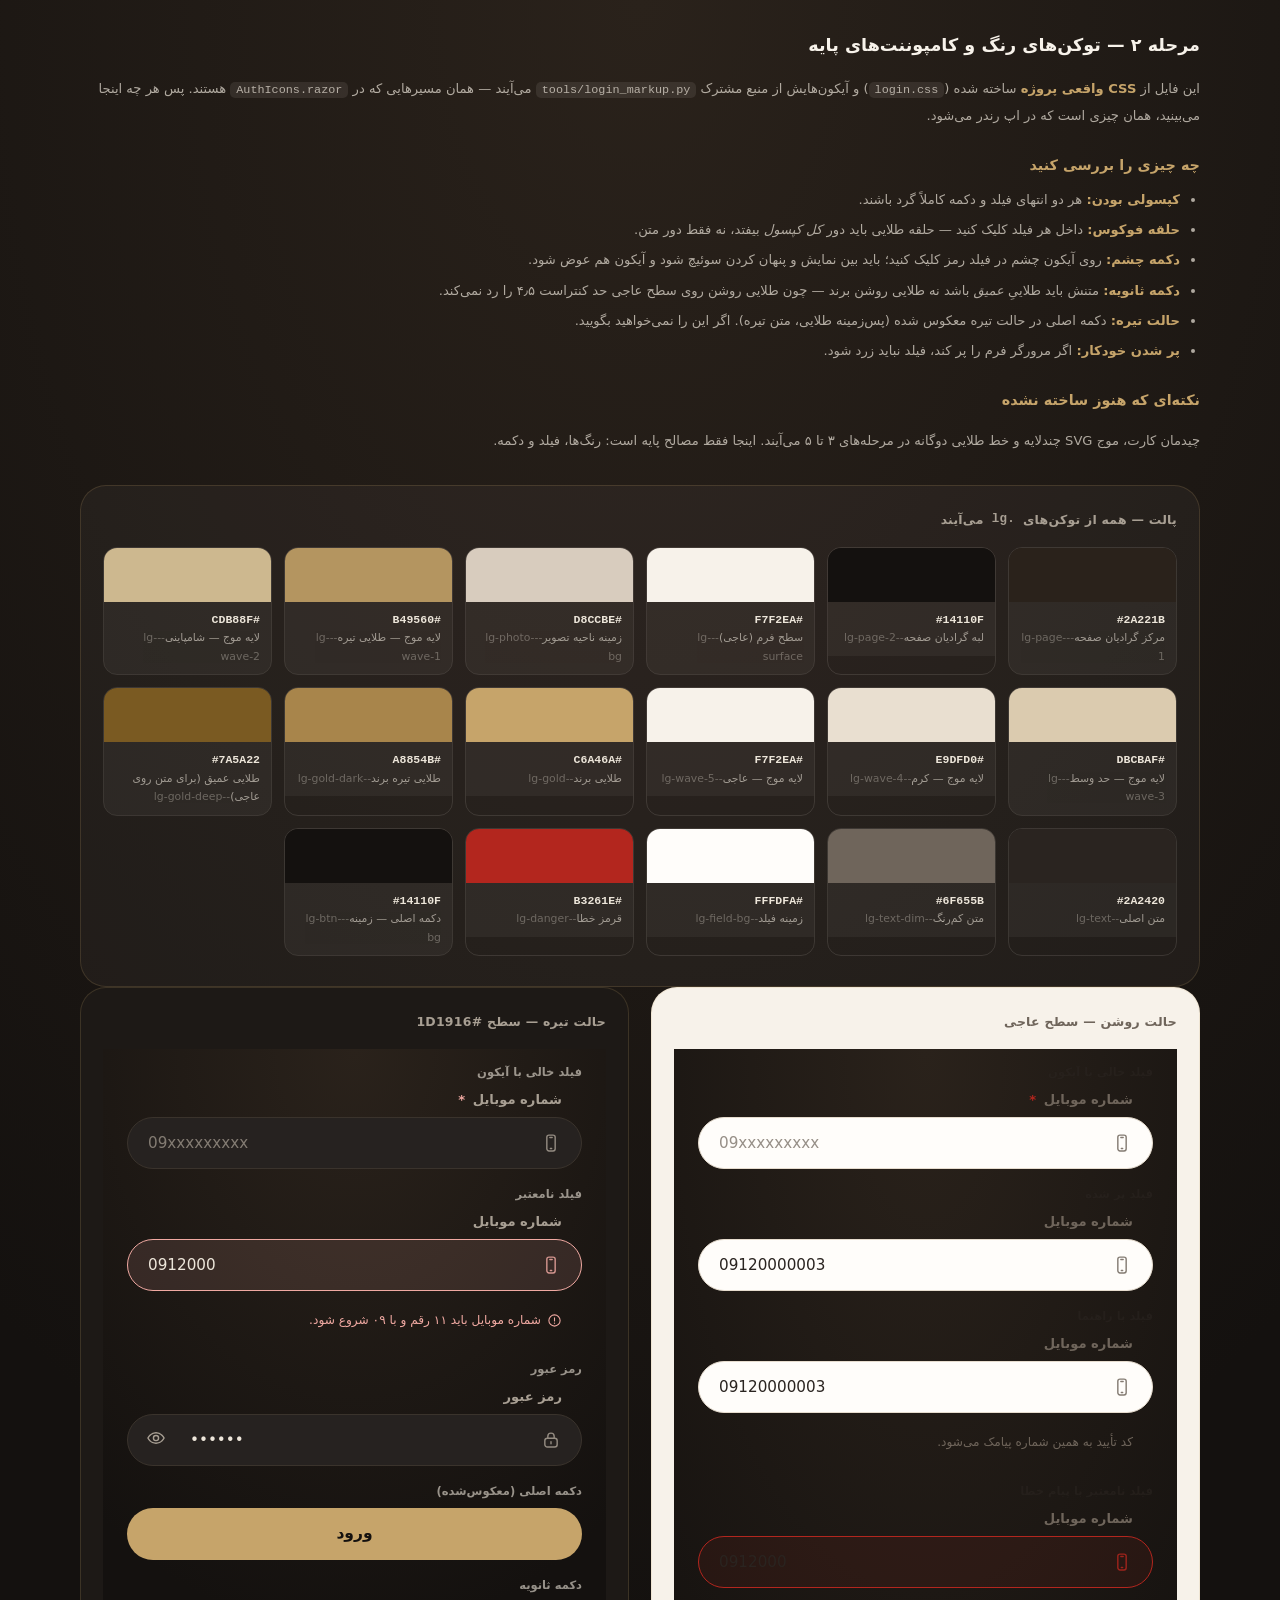
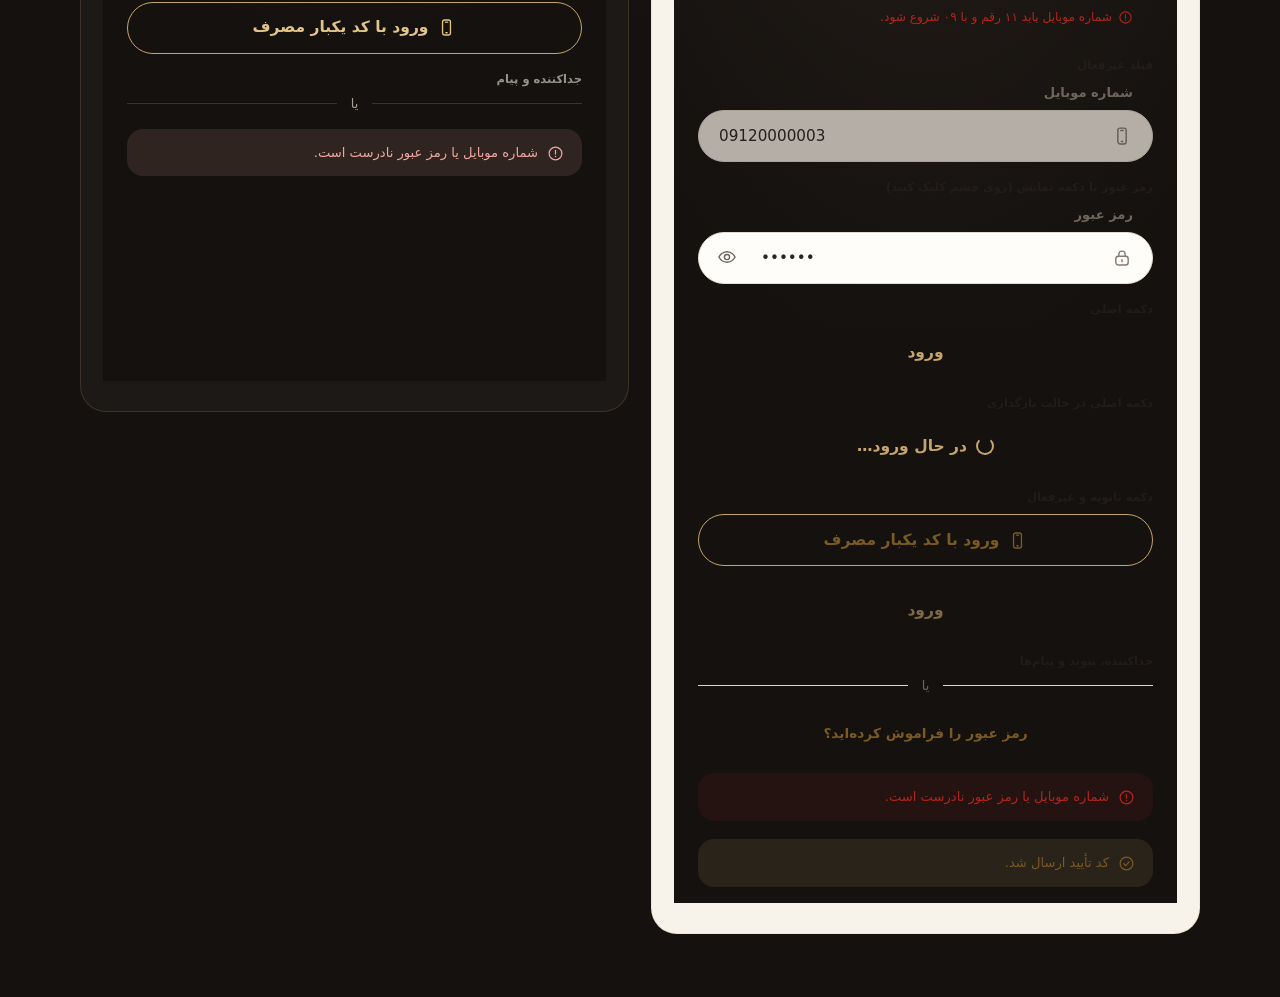
<file: login-preview.html>
<!DOCTYPE html>
<html lang="fa" dir="rtl">
<head>
<meta charset="utf-8" />
<meta name="viewport" content="width=device-width, initial-scale=1.0, viewport-fit=cover" />
<title>مرحله ۲ — کامپوننت‌های پایه صفحه ورود | SolonBeauty</title>
<style>
/* ==========================================================================
   SolonBeauty — صفحه ورود
   --------------------------------------------------------------------------
   فایل خودبسنده برای صفحه ورود: توکن‌های رنگ + کامپوننت‌های پایه (فیلد
   کپسولی، دکمه‌ها، پیام خطا).

   چرا فایل جدا و چرا دامنه‌دار روی .lg:
   app.css حدود ۲۹۸۶ خط است و توکن‌هایش (--bg-light و…) در سراسر سایت استفاده
   می‌شوند. اگر رنگ‌های این صفحه را داخل :root می‌ریختیم، عوض کردنشان کل سایت
   را جابه‌جا می‌کرد. پس همه چیز روی .lg (ریشه صفحه ورود) دامنه دارد — همان
   الگویی که در splash.css جواب داد. هیچ قاعده‌ای به بیرون درز نمی‌کند.

   چرا تمام رنگ‌ها فقط در بلوک .lg زندگی می‌کنند:
   بریف صریح گفته «بدون کدرنگ پراکنده». هر رنگی که پایین‌تر در فایل می‌بینید
   با var() خوانده می‌شود. اگر روزی طلایی برند عوض شود، فقط همین یک بلوک
   تغییر می‌کند. tools/test-login.js این را ماشینی بررسی می‌کند: هیچ کدرنگ
   شش‌رقمی بیرون از بلوک توکن مجاز نیست.

   چیدمان و موج SVG در مرحله‌های بعد به همین فایل اضافه می‌شوند.
   ========================================================================== */

/* ==========================================================================
   ۱) توکن‌های رنگ — حالت روشن
   ========================================================================== */
.lg {
    /* ---------- پس‌زمینه صفحه (همیشه تیره) ----------
       صفحه ورود مستقل از حالت روشن/تیره، پس‌زمینه تیره دارد؛ چون کارت روی
       آن می‌نشیند و کنتراست را تأمین می‌کند. */
    --lg-page-1: #2A221B;                       /* مرکز گرادیان */
    --lg-page-2: #14110F;                       /* لبه گرادیان */

    /* ---------- سطح فرم ---------- */
    --lg-surface: #F7F2EA;                      /* عاجی — سطح فرم */
    --lg-surface-2: #F1EAE0;                    /* سطح فرعی (بلوک راهنما) */

    /* ---------- لایه‌های موج، از تیره (کنار تصویر) به روشن (هم‌رنگ فرم) ---------- */
    --lg-wave-1: #B49560;                       /* طلایی تیره — همسایه تصویر */
    --lg-wave-2: #CDB88F;                       /* شامپاینی */
    --lg-wave-3: #DBCBAF;                       /* حد وسط */
    --lg-wave-4: #E9DFD0;                       /* کرم */
    --lg-wave-5: #F7F2EA;                       /* عاجی — همسایه فرم */

    /* ---------- ناحیه تصویر ----------
       رنگ زمینه دقیقاً هم‌رنگ پس‌زمینه ایلوستریشن تا درز دیده نشود.
       در مرحله ۷ این مقدار از تنظیمات سالن می‌آید. */
    --lg-photo-bg: #D8CCBE;

    /* ---------- طلایی برند ---------- */
    --lg-gold: #C6A46A;
    --lg-gold-dark: #A8854B;

    /* طلایی عمیق برای متن روی سطح عاجی.
       چرا لازم است — این عدد از محاسبه کنتراست آمده، نه از سلیقه:
       #C6A46A روی #F7F2EA فقط ۲٫۱۱:۱ می‌دهد و #A8854B هم ۳٫۰۸:۱.
       هیچ‌کدام حد ۴٫۵:۱ بریف را رد نمی‌کنند. اما #7A5A22 روی همان سطح
       ۵٫۶۹:۱ می‌دهد. این رنگ خودش از گرادیان ورق طلای بریف آمده، پس
       هم‌خانواده است و از پالت بیرون نیست. */
    --lg-gold-deep: #7A5A22;

    /* زمینه‌های نیمه‌شفاف طلایی (برای hover و حلقه فوکوس) */
    --lg-gold-tint: rgba(198, 164, 106, 0.12);
    --lg-gold-ring: rgba(198, 164, 106, 0.30);

    /* ---------- متن ---------- */
    --lg-text: #2A2420;
    --lg-text-dim: #6F655B;
    --lg-text-on-dark: #EDE6DA;

    /* ---------- فیلد کپسولی ---------- */
    --lg-field-bg: #FFFDFA;
    --lg-field-border: #E6DCCE;
    --lg-field-border-strong: #D8CAB6;

    /* ---------- وضعیت‌ها ----------
       قرمز خطا روشن انتخاب نشده؛ باید روی سطح عاجی حد ۴٫۵ را رد کند.
       #B3261E روی #F7F2EA برابر ۵٫۸۷:۱ است. */
    --lg-danger: #B3261E;
    --lg-danger-tint: rgba(179, 38, 30, 0.10);

    /* ---------- دکمه اصلی ---------- */
    --lg-btn-bg: #14110F;
    --lg-btn-bg-hover: #241E19;
    --lg-btn-text: #C6A46A;

    /* ---------- خط جداکننده ---------- */
    --lg-divider: #E0D5C5;

    /* ---------- اندازه‌ها ----------
       همه اهداف لمس حداقل ۴۴ پیکسل — معیار بریف و توکن موجود پروژه. */
    --lg-touch: 44px;
    --lg-field-h: 52px;
    --lg-btn-h: 52px;
    --lg-radius: 999px;                         /* کپسولی */
    --lg-ring-w: 3px;

    /* ---------- چیدمان کارت (مرحله ۳) ---------- */
    --lg-card-max: 1000px;                      /* حد بالای عرض کارت */
    --lg-card-min: 600px;                       /* حد پایین ارتفاع کارت در دسکتاپ */
    --lg-card-radius: 34px;
    --lg-card-shadow: 0 44px 90px -34px rgba(0, 0, 0, 0.72);

    /* سهم ستون فرم از عرض کارت.
       نسبت ستون‌ها 1fr / 1.3fr است؛ ۱۰۰ ÷ (۱ + ۱٫۳) = ۴۳٫۴۷۸.
       همین عدد مبنای جای‌گذاری موج است: موج باید دقیقاً روی مرز دو ستون
       بنشیند. آزمون بررسی می‌کند که این عدد با نسبت ستون‌ها هم‌خوان باشد. */
    --lg-form-share: 43.478%;

    --lg-wave-w: 240px;                         /* پهنای کل موج در دسکتاپ */
    --lg-wave-h: 96px;                          /* ارتفاع موج در موبایل */
    --lg-media-h: clamp(280px, 44svh, 400px);   /* ارتفاع ناحیه تصویر در موبایل */
    --lg-card-overlap: 30px;                    /* هم‌پوشانی کارت شیشه‌ای با لبه موج */

    /* کارت شیشه‌ای موبایل.
       چرا گرادیان و نه یک آلفای ثابت: زیر کارت پس‌زمینه تیره صفحه است و
       متن‌های کم‌رنگ روی ترکیب نیمه‌شفاف به ۴٫۱:۱ می‌رسیدند — زیر حد بریف.
       پس کارت فقط در نوار بالایی شیشه‌ای است (همان‌جا که روی موج می‌افتد و
       بلور دیده می‌شود) و تا ۱۴۰ پیکسل به سطح مات می‌رسد؛ آن‌جا برچسب‌ها و
       فیلدها می‌نشینند و کنتراست کامل دارند. یعنی هم حس شیشه می‌دهد، هم
       خوانایی‌اش قربانی نمی‌شود. */
    --lg-glass-bg: rgba(247, 242, 234, 0.92);
    --lg-glass-blur: 18px;
    --lg-glass-solid-at: 140px;                 /* نقطه‌ای که کارت کاملاً مات می‌شود */

    --lg-photo-pos: 50% 24%;                    /* تمرکز تصویر: ناحیه صورت */
    --lg-form-pad-start: 44px;                  /* فاصله محتوا از لبه گرد کارت */
    --lg-form-pad-end: 72px;                    /* فاصله از سمت موج */

    /* پدینگ عمودی سیّال: در لپ‌تاپ کم‌ارتفاع فرم فشرده می‌شود تا کل کارت
       در دید جا شود و نیازی به اسکرول نباشد، و در ارتفاع بلند نفس می‌کشد. */
    --lg-form-pad-block: clamp(28px, 5vh, 54px);

    /* سایه لایه‌های موج.
       دو توکن: یکی برای نوار باریک هر لایه روی لایه زیرین، یکی برای سایه
       بیرونی کل موج (جانشین سافاری وقتی drop-shadow هر لایه پشتیبانی نشود). */
    --lg-wave-shadow: rgba(42, 34, 27, 0.30);
    --lg-wave-shadow-soft: rgba(42, 34, 27, 0.22);
}

/* ==========================================================================
   ۲) توکن‌های رنگ — حالت تیره
   --------------------------------------------------------------------------
   حالت تیره از همان قرارداد پروژه می‌آید: صفت data-theme="dark" روی ریشه سند
   (همان چیزی که پنل ادمین ست می‌کند). کلاس .lg--dark هم گذاشته شده تا بتوان
   روی خود صفحه ورود حالت تیره را اجباری کرد — برای تست و پیش‌نمایش.
   ========================================================================== */
[data-theme="dark"] .lg,
.lg--dark {
    --lg-surface: #1D1916;
    --lg-surface-2: #241F1B;

    /* لایه‌های موج در حالت تیره به سمت سطح تیره می‌روند، نه عاجی */
    --lg-wave-1: #B49560;
    --lg-wave-2: #8A7048;
    --lg-wave-3: #5E4C36;
    --lg-wave-4: #3A3026;
    --lg-wave-5: #1D1916;

    --lg-gold-deep: #E0C48A;                    /* روی سطح تیره، طلایی روشن */

    --lg-text: #EDE6DA;
    --lg-text-dim: #A89F93;
    --lg-text-on-dark: #EDE6DA;

    --lg-field-bg: #262220;
    --lg-field-border: #3A332C;
    --lg-field-border-strong: #4A4238;

    --lg-danger: #F0A9A2;
    --lg-danger-tint: rgba(240, 169, 162, 0.12);

    /* دکمه اصلی در حالت تیره معکوس می‌شود.
       چرا: پس‌زمینه تیره روی سطح تیره عملاً ناپدید می‌شد. این تنها راهی است
       که دکمه اصلی در هر دو حالت «اصلی» خوانده شود. کنتراست در هر دو حالت
       یکسان و ۸٫۰۸:۱ است، چون متن و زمینه جایشان را عوض می‌کنند. */
    --lg-btn-bg: #C6A46A;
    --lg-btn-bg-hover: #F1DDAE;
    --lg-btn-text: #14110F;

    --lg-divider: #3A332C;

    /* کارت شیشه‌ای و سایه‌ها در حالت تیره.
       سایه لایه‌ها پررنگ‌تر می‌شود چون روی زمینه تیره باید دیده شود. */
    --lg-glass-bg: rgba(29, 25, 22, 0.90);
    --lg-wave-shadow: rgba(0, 0, 0, 0.55);
    --lg-wave-shadow-soft: rgba(0, 0, 0, 0.40);
    --lg-card-shadow: 0 44px 90px -34px rgba(0, 0, 0, 0.85);
}

/* ==========================================================================
   ۳) پایه صفحه ورود
   ========================================================================== */
.lg {
    /* Safe area دستگاه‌های ناچ‌دار. max یعنی هرکدام بزرگ‌تر بود برنده است:
       روی گوشی معمولی ۱۶ پیکسل، روی آیفون ناچ‌دار مقدار درست. */
    padding-block: max(16px, env(safe-area-inset-top))
                   max(16px, env(safe-area-inset-bottom));
    padding-inline: max(16px, env(safe-area-inset-right))
                    max(16px, env(safe-area-inset-left));
    color: var(--lg-text);
    font-family: Vazirmatn, Tahoma, system-ui, -apple-system, sans-serif;
    -webkit-tap-highlight-color: transparent;
}

/* حذف حاشیه پیش‌فرض فقط داخل خود کامپوننت، نه سراسری */
.lg *,
.lg *::before,
.lg *::after {
    box-sizing: border-box;
}

/* ==========================================================================
   ۴) فیلد کپسولی
   --------------------------------------------------------------------------
   ساختار: برچسب بیرون از کپسول (برای خوانایی و دسترس‌پذیری) و کپسول شامل
   آیکون اختیاری، ورودی و دکمه اختیاری.
   ========================================================================== */
.lg-field {
    display: flex;
    flex-direction: column;
    gap: 7px;
    min-inline-size: 0;                         /* جلوگیری از سرریز در گرید */
}

.lg-field__label {
    font-size: 0.82rem;
    font-weight: 600;
    color: var(--lg-text-dim);
    padding-inline-start: 20px;                 /* هم‌تراز با متن داخل کپسول */
    line-height: 1.6;
}

.lg-field__req {
    color: var(--lg-danger);
    margin-inline-start: 3px;
}

/* ---------- کپسول ---------- */
.lg-field__box {
    position: relative;
    display: flex;
    align-items: center;
    gap: 10px;
    min-block-size: var(--lg-field-h);
    padding-inline: 20px 18px;
    border: 1.5px solid var(--lg-field-border);
    border-radius: var(--lg-radius);
    background: var(--lg-field-bg);
    transition: border-color 160ms ease, box-shadow 160ms ease, background-color 160ms ease;
}

.lg-field__icon {
    flex: none;
    inline-size: 20px;
    block-size: 20px;
    color: var(--lg-text-dim);
    opacity: 0.85;
}

.lg-field__input {
    flex: 1 1 auto;
    min-inline-size: 0;
    block-size: calc(var(--lg-field-h) - 4px);
    border: 0;
    background: transparent;
    color: var(--lg-text);
    font-family: inherit;
    font-size: 0.95rem;
    line-height: 1.6;
}

.lg-field__input:focus {
    outline: none;                              /* حلقه فوکوس روی کپسول می‌آید */
}

.lg-field__input::placeholder {
    color: var(--lg-text-dim);
    opacity: 0.72;
}

/* ورودی‌های عددی در راست‌به‌چپ: لاتین و چپ‌چین، چون شماره موبایل و رمز
   عبور همیشه لاتین‌اند و راست‌چین شدنشان خواندن را سخت می‌کند. */
.lg-field__input[dir="ltr"] {
    /* start در عنصر با dir=ltr یعنی چپ. ویژگی منطقی انتخاب شده تا اگر روزی
       جهت عوض شد، قاعده همچنان درست بماند. */
    text-align: start;
}

/* بازخورد اشاره‌گر: بدون این، کاربر ماوس‌دار نمی‌فهمد کادر قابل کلیک است،
   چون کادر دور فیلد است نه خود متن. */
.lg-field__box:hover {
    border-color: var(--lg-field-border-strong);
}

/* ---------- حالت فوکوس ----------
   حلقه دور کل کپسول می‌آید، نه دور خود input. چرا: کاربر کادر کپسولی را
   می‌بیند و حلقه باید همان چیزی را تأیید کند که می‌بیند. */
.lg-field__box:focus-within {
    border-color: var(--lg-gold);
    box-shadow: 0 0 0 var(--lg-ring-w) var(--lg-gold-ring);
}

.lg-field__box:focus-within .lg-field__icon {
    color: var(--lg-gold-deep);
    opacity: 1;
}

/* ---------- حالت خطا ---------- */
.lg-field.is-invalid .lg-field__box {
    border-color: var(--lg-danger);
    background: var(--lg-danger-tint);
}

.lg-field.is-invalid .lg-field__box:focus-within {
    box-shadow: 0 0 0 var(--lg-ring-w) var(--lg-danger-tint);
}

.lg-field.is-invalid .lg-field__icon {
    color: var(--lg-danger);
}

/* ---------- حالت غیرفعال ---------- */
.lg-field.is-disabled .lg-field__box {
    background: var(--lg-surface-2);
    border-color: var(--lg-field-border);
    opacity: 0.72;
}

.lg-field.is-disabled .lg-field__input {
    cursor: not-allowed;
}

/* ---------- پر شدن خودکار مرورگر ----------
   بدون این قاعده، مرورگر پس‌زمینه فیلد را زرد می‌کند و کپسول از پالت
   بیرون می‌زند. ترفند: کشیدن سایه داخلی به اندازه کل کپسول. */
.lg-field__input:-webkit-autofill,
.lg-field__input:-webkit-autofill:hover,
.lg-field__input:-webkit-autofill:focus {
    -webkit-text-fill-color: var(--lg-text);
    -webkit-box-shadow: 0 0 0 60px var(--lg-field-bg) inset;
    caret-color: var(--lg-text);
}

/* ---------- متن راهنما و خطا ---------- */
.lg-field__hint {
    font-size: 0.76rem;
    line-height: 1.75;
    color: var(--lg-text-dim);
    padding-inline-start: 20px;
}

.lg-field__error {
    display: flex;
    align-items: flex-start;
    gap: 6px;
    font-size: 0.76rem;
    line-height: 1.75;
    color: var(--lg-danger);
    padding-inline-start: 20px;
}

.lg-field__error-icon {
    flex: none;
    inline-size: 15px;
    block-size: 15px;
    margin-block-start: 3px;
}

/* ==========================================================================
   ۵) دکمه نمایش/پنهان‌سازی رمز
   --------------------------------------------------------------------------
   دکمه‌ای داخل کپسول. هدف لمسش باید ۴۴ پیکسل باشد، ولی نباید کپسول را
   بلند کند؛ پس با margin منفی از ارتفاع کپسول بیرون نمی‌زند.
   ========================================================================== */
.lg-field__eye {
    flex: none;
    display: inline-flex;
    align-items: center;
    justify-content: center;
    inline-size: var(--lg-touch);
    block-size: var(--lg-touch);
    margin-inline-end: -12px;                   /* جبران پدینگ کپسول */
    padding: 0;
    border: 0;
    border-radius: 50%;
    background: transparent;
    color: var(--lg-text-dim);
    cursor: pointer;
    transition: color 150ms ease, background-color 150ms ease;
}

.lg-field__eye:hover {
    color: var(--lg-gold-deep);
    background: var(--lg-gold-tint);
}

.lg-field__eye:focus-visible {
    outline: 2px solid var(--lg-gold);
    outline-offset: -2px;
}

/* دو آیکون نمایش/پنهان کردن روی هم می‌نشینند و یکی‌شان پنهان است.
   با grid در یک خانه، هیچ‌کدام چیدمان را جابه‌جا نمی‌کند. */
.lg-field__eye {
    display: inline-grid;
    place-items: center;
}

.lg-field__eye > * {
    grid-area: 1 / 1;
}

.lg-field__eye svg {
    inline-size: 20px;
    block-size: 20px;
}

.lg-field__eye [hidden] {
    display: none;
}

/* ==========================================================================
   ۶) دکمه‌ها
   ========================================================================== */
.lg-btn {
    display: inline-flex;
    align-items: center;
    justify-content: center;
    gap: 9px;
    min-block-size: var(--lg-btn-h);
    padding-inline: 28px;
    border: 1.5px solid transparent;
    border-radius: var(--lg-radius);
    font-family: inherit;
    font-size: 0.97rem;
    font-weight: 700;
    line-height: 1.5;
    text-align: center;
    cursor: pointer;
    transition: background-color 170ms ease, border-color 170ms ease,
                color 170ms ease, transform 140ms ease;
}

.lg-btn--block {
    inline-size: 100%;
}

.lg-btn:focus-visible {
    outline: 2px solid var(--lg-gold);
    outline-offset: 3px;
}

.lg-btn:active:not(:disabled) {
    transform: scale(0.985);
}

/* ---------- دکمه اصلی ---------- */
.lg-btn--primary {
    background: var(--lg-btn-bg);
    color: var(--lg-btn-text);
}

.lg-btn--primary:hover:not(:disabled) {
    background: var(--lg-btn-bg-hover);
}

/* ---------- دکمه ثانویه ----------
   زمینه شفاف با حاشیه طلایی، طبق بریف. متنش طلایی عمیق است نه طلایی برند،
   چون طلایی برند روی سطح عاجی حد ۴٫۵:۱ را رد نمی‌کند (محاسبه در بالای فایل). */
.lg-btn--ghost {
    background: transparent;
    border-color: var(--lg-gold);
    color: var(--lg-gold-deep);
}

.lg-btn--ghost:hover:not(:disabled) {
    background: var(--lg-gold-tint);
    border-color: var(--lg-gold-dark);
}

/* ---------- حالت غیرفعال ---------- */
.lg-btn:disabled {
    cursor: not-allowed;
    opacity: 0.6;
}

/* ---------- حالت بارگذاری ----------
   دکمه غیرفعال می‌ماند (تا دوباره زده نشود) ولی شفافیتش کم نمی‌شود، چون
   کم‌رنگ شدن وسط انتظار شبیه خرابی دیده می‌شود. */
.lg-btn.is-loading {
    cursor: progress;
    opacity: 1;
}

.lg-btn__spinner {
    flex: none;
    inline-size: 18px;
    block-size: 18px;
    border: 2px solid currentColor;
    border-block-start-color: transparent;
    border-radius: 50%;
    animation: lg-spin 700ms linear infinite;
}

@keyframes lg-spin {
    to { transform: rotate(360deg); }
}

/* آیکون داخل دکمه (مثلاً دکمه ورود با کد یکبار مصرف) */
.lg-btn__icon {
    flex: none;
    inline-size: 19px;
    block-size: 19px;
}

/* ==========================================================================
   ۷) خط جداکننده «یا»
   ========================================================================== */
.lg-divider {
    display: flex;
    align-items: center;
    gap: 14px;
    color: var(--lg-text-dim);
    font-size: 0.8rem;
}

.lg-divider::before,
.lg-divider::after {
    content: "";
    flex: 1 1 auto;
    block-size: 1px;
    background: var(--lg-divider);
}

/* ==========================================================================
   ۸) پیوند متنی
   --------------------------------------------------------------------------
   حداقل ارتفاع ۴۴ پیکسل دارد تا هدف لمس کافی باشد، ولی به‌صورت بصری فقط
   متن دیده می‌شود (ناحیه کلیک بزرگ‌تر از چیزی است که چشم می‌بیند).
   ========================================================================== */
.lg-link {
    display: inline-flex;
    align-items: center;
    justify-content: center;
    min-block-size: var(--lg-touch);
    padding-inline: 10px;
    border: 0;
    background: transparent;
    color: var(--lg-gold-deep);
    font-family: inherit;
    font-size: 0.86rem;
    font-weight: 600;
    text-decoration: none;
    cursor: pointer;
    border-radius: 10px;
    transition: color 150ms ease, background-color 150ms ease;
}

.lg-link:hover {
    text-decoration: underline;
    text-underline-offset: 4px;
}

.lg-link:focus-visible {
    outline: 2px solid var(--lg-gold);
    outline-offset: 2px;
}

/* ==========================================================================
   ۹) پیام سطح فرم
   --------------------------------------------------------------------------
   برای خطای کلی ورود (مثلاً «شماره یا رمز نادرست است») که به یک فیلد خاص
   وصل نیست.
   ========================================================================== */
.lg-alert {
    display: flex;
    align-items: flex-start;
    gap: 9px;
    padding: 12px 18px;
    border-radius: 16px;
    font-size: 0.82rem;
    line-height: 1.8;
}

.lg-alert--error {
    background: var(--lg-danger-tint);
    color: var(--lg-danger);
}

.lg-alert--ok {
    background: var(--lg-gold-tint);
    color: var(--lg-gold-deep);
}

.lg-alert__icon {
    flex: none;
    inline-size: 17px;
    block-size: 17px;
    margin-block-start: 4px;
}

/* متن فقط برای صفحه‌خوان */
.lg-sr {
    position: absolute;
    inline-size: 1px;
    block-size: 1px;
    padding: 0;
    margin: -1px;
    overflow: hidden;
    clip-path: inset(50%);
    white-space: nowrap;
    border: 0;
}

/* ==========================================================================
   ۱۱) صفحه ورود و قالب آن
   --------------------------------------------------------------------------
   قالب با flex و margin:auto وسط‌چین می‌شود، نه با justify-content:center.
   دلیل: اگر محتوا از ارتفاع دید بلندتر شود، وسط‌چین کردن با justify-content
   لبه بالای کارت را می‌برد و کاربر به آن دسترسی ندارد. با margin:auto
   هرگز بریده نمی‌شود و صفحه همان‌قدر که لازم است اسکرول می‌شود.
   ========================================================================== */
.lg {
    min-block-size: 100svh;
    display: flex;
    flex-direction: column;
    background: radial-gradient(120% 90% at 50% 0%,
                                var(--lg-page-1) 0%, var(--lg-page-2) 70%);
}

.lg-shell {
    margin: auto;                               /* وسط افقی + عمودی، بی‌برش */
    inline-size: 100%;
    display: grid;
    gap: 20px;
    justify-items: center;
}

/* خط پایانی زیر کارت — روی پس‌زمینه تیره صفحه */
.lg-shell__foot {
    margin: 0;
    color: var(--lg-text-on-dark);
    font-size: 0.78rem;
    opacity: 0.75;
}

/* ==========================================================================
   ۱۲) کارت
   --------------------------------------------------------------------------
   موبایل: یک ستون — تصویر بالا، فرم پایین به شکل کارت شیشه‌ای که کمی روی
   لبه موج می‌افتد.
   دسکتاپ: دو ستون 1fr فرم / 1.3fr تصویر.

   ترتیب DOM: فرم اول، تصویر دوم. چون صفحه راست‌به‌چپ است، فرم در ستون
   اول یعنی سمت راست می‌نشیند و تصویر سمت چپ — دقیقاً آینه نمونه انگلیسی.
   (این ترتیب برای صفحه‌خوان هم بهتر است: عنوان و فیلدها اول خوانده می‌شوند.)
   ========================================================================== */
.lg-card {
    position: relative;
    isolation: isolate;                         /* لایه‌بندی موج به بیرون درز نکند */
    inline-size: 100%;
    max-inline-size: var(--lg-card-max);
    margin-inline: auto;
    display: grid;
    grid-template-columns: minmax(0, 1fr);
    background: var(--lg-surface);
    border-radius: 0;                           /* موبایل: تمام‌عرض، بدون گردی */
    overflow: hidden;                           /* گوشه گرد و مهار سایه موج */
    box-shadow: var(--lg-card-shadow);
}

/* ---------- ستون فرم ---------- */
.lg-card__form {
    position: relative;
    z-index: 3;                                 /* روی موج و تصویر */
    display: flex;
    flex-direction: column;
    justify-content: center;
    gap: 26px;
    margin-block-start: calc(-1 * var(--lg-card-overlap));
    margin-inline: 12px;
    padding-block: 30px 34px;
    padding-inline: 20px;
    border-radius: var(--lg-card-radius);

    /* کارت شیشه‌ای موبایل: نیمه‌شفاف در بالا، مات در محل متن (بالا توضیح داده شد).
       اگر مرورگر backdrop-filter نداشته باشد، قاعده @supports پایین‌تر
       سطح را کاملاً مات می‌کند تا خوانایی از دست نرود. */
    background: linear-gradient(180deg,
                                var(--lg-glass-bg) 0,
                                var(--lg-glass-bg) 44px,
                                var(--lg-surface) var(--lg-glass-solid-at));
    -webkit-backdrop-filter: blur(var(--lg-glass-blur)) saturate(1.15);
    backdrop-filter: blur(var(--lg-glass-blur)) saturate(1.15);

    /* سایه به سمت بالا روی موج می‌افتد، تا کارت از نوار موج جدا خوانده شود */
    box-shadow: 0 -20px 44px -26px var(--lg-wave-shadow);
}

@supports not ((backdrop-filter: blur(2px)) or (-webkit-backdrop-filter: blur(2px))) {
    .lg-card__form {
        background: var(--lg-surface);          /* جانشین مات */
    }
}

/* ---------- ناحیه تصویر ---------- */
.lg-card__media {
    position: relative;
    z-index: 1;                                 /* عمیق‌ترین لایه — زیر موج */
    block-size: var(--lg-media-h);
    background: var(--lg-photo-bg);             /* هم‌رنگ پس‌زمینه تصویرسازی */
    overflow: hidden;
}

.lg-card__media picture {
    display: block;
    block-size: 100%;
}

.lg-photo {
    display: block;
    inline-size: 100%;
    block-size: 100%;
    object-fit: cover;
    object-position: var(--lg-photo-pos);
}

/* ==========================================================================
   ۱۳) موج چندلایه
   --------------------------------------------------------------------------
   شکل موج در SVG است (کامپوننت WaveDivider) و اینجا فقط رنگ و سایه‌اش
   تعریف می‌شود. بریف خواسته بود هیچ کدرنگی بیرون از بلوک توکن نباشد، پس
   fill هر لایه از var(--lg-wave-N) می‌آید.

   سایه هر لایه به سمت تصویر می‌افتد — در دسکتاپ به چپ، در موبایل به بالا.
   چون هر لایه روی لایه قبلی کشیده می‌شود، سایه روی نوار نازکِ دیده‌شده
   لایه زیرین می‌افتد: همان «ورق‌های بریده‌شده روی هم» که مهم‌ترین جزئیات
   این صفحه است.
   ========================================================================== */
.lg-card__wave {
    position: absolute;
    z-index: 2;                                 /* روی تصویر، زیر کارت فرم */
    pointer-events: none;                       /* هیچ‌وقت جلوی لمس را نمی‌گیرد */
    filter: drop-shadow(0 16px 26px var(--lg-wave-shadow-soft));
}

/* موج افقی موبایل — پایه.
   چرا روی خود svg مطلق می‌نشیند و به اندازه هم‌پوشانی کارت پایین‌تر از لبه
   تصویر: نوارهای طلایی نازک بالای لبه کارت دیده می‌شوند و ادامه‌شان از پشت
   شیشه مات کارت رد می‌شود — همان «کارت شیشه‌ای که کمی روی موج می‌افتد» که
   بریف خواسته. هیچ پیکسلی از خودِ تصویر پوشیده نمی‌شود. */
.lg-card__wave--mobile {
    inset-block-start: calc(var(--lg-media-h) - var(--lg-wave-h) + var(--lg-card-overlap));
    inset-inline: 0;
    inline-size: 100%;
    block-size: var(--lg-wave-h);
}

/* موج عمودی دسکتاپ در موبایل در DOM می‌ماند ولی رندر نمی‌شود */
.lg-card__wave--desktop {
    display: none;
}

.lg-wave {
    display: block;
    inline-size: 100%;
    block-size: 100%;
}

.lg-wave__layer--1 { fill: var(--lg-wave-1); }
.lg-wave__layer--2 { fill: var(--lg-wave-2); }
.lg-wave__layer--3 { fill: var(--lg-wave-3); }
.lg-wave__layer--4 { fill: var(--lg-wave-4); }
.lg-wave__layer--5 { fill: var(--lg-wave-5); }

.lg-wave--vertical .lg-wave__layer {
    filter: drop-shadow(-4px 2px 10px var(--lg-wave-shadow));
}

.lg-wave--horizontal .lg-wave__layer {
    filter: drop-shadow(2px -4px 8px var(--lg-wave-shadow));
}

/* اگر روزی جهت سند چپ‌به‌راست شود، هندسه موج باید آینه شود تا دوباره
   سمت تصویر بیفتد. در حالت راست‌به‌چپ نیازی نیست: هندسه از ابتدا برای
   «تصویر چپ، فرم راست» ساخته شده. */
[dir="ltr"] .lg-wave {
    transform: scaleX(-1);
}

/* ==========================================================================
   ۱۴) برند و تیتر
   --------------------------------------------------------------------------
   نشان برند در مرحله ۷ از تنظیمات سالن می‌آید؛ تا آن روز (و اگر لوگو
   نبود) نشان گرادیانی با آیکون برند نمایش داده می‌شود.
   ========================================================================== */
.lg-brand {
    display: flex;
    align-items: center;
    gap: 12px;
}

.lg-brand__mark,
.lg-brand__logo {
    flex: none;
    inline-size: 46px;
    block-size: 46px;
    border-radius: 15px;
}

.lg-brand__mark {
    display: grid;
    place-items: center;
    background: linear-gradient(135deg, var(--lg-gold) 0%, var(--lg-gold-dark) 100%);
    color: var(--lg-btn-bg);                    /* نقش روی طلایی: تیره */
}

.lg-brand__glyph {
    inline-size: 24px;
    block-size: 24px;
}

.lg-brand__name {
    font-size: 1.02rem;
    font-weight: 700;
    color: var(--lg-text);
}

.lg-title {
    margin: 0;
    font-size: 1.5rem;
    font-weight: 800;
    line-height: 1.5;
    color: var(--lg-text);
}

/* ==========================================================================
   ۱۵) فرم
   ========================================================================== */
.lg-form {
    display: grid;
    gap: 16px;
}

.lg-form__fields {
    display: grid;
    gap: 16px;
}

/* پیوند فراموشی رمز وسط‌چین می‌شود ولی هدف لمس ۴۴ پیکسلی‌اش می‌ماند */
.lg-form .lg-link {
    justify-self: center;
}

/* ==========================================================================
   ۱۶) دسکتاپ — از ۹۰۰ پیکسل به بالا
   --------------------------------------------------------------------------
   چرا ۹۰۰: همان مرزی که در کل پروژه برای گذار «موبایل/دسکتاپ» استفاده شده
   (شکستن جدول‌ها به کارت هم روی همین عدد است). تبلت عمودی هم مثل موبایل
   رفتار می‌کند — هیچ‌وقت نسخه کوچک‌شده دسکتاپ نمی‌شود.
   ========================================================================== */
@media (min-width: 900px) {
    .lg {
        padding-inline: max(24px, env(safe-area-inset-right))
                        max(24px, env(safe-area-inset-left));
    }

    .lg-card {
        grid-template-columns: minmax(0, 1fr) minmax(0, 1.3fr);
        border-radius: var(--lg-card-radius);
        min-block-size: min(var(--lg-card-min), 92svh);
    }

    .lg-card__form {
        margin: 0;
        padding-block: var(--lg-form-pad-block);
        padding-inline: var(--lg-form-pad-start) var(--lg-form-pad-end);
        background: var(--lg-surface);          /* دسکتاپ: سطح عاجی، بدون شیشه */
        -webkit-backdrop-filter: none;
        backdrop-filter: none;
    }

    .lg-card__media {
        block-size: auto;                       /* تا ارتفاع کارت کشیده شود */
        --lg-photo-pos: 50% 30%;                /* تمرکز روی صورت */
    }

    /* موج: عمودی، تمام‌قد، دقیقاً روی مرز دو ستون.
       inset-inline-start در راست‌به‌چپ یعنی فاصله از لبه راست کارت؛ چون
       فرم ستون اول است، «سهم فرم منهای نصف موج» همان مرز است — و همین
       رابطه در چپ‌به‌راست هم درست می‌ماند، بدون تکرار کد. */
    .lg-card__wave--desktop {
        display: block;
        inset-block: 0;
        inset-inline: auto;
        inset-inline-start: calc(var(--lg-form-share) - var(--lg-wave-w) / 2);
        inline-size: var(--lg-wave-w);
        block-size: 100%;
    }

    /* موج افقی موبایل در دسکتاپ رندر نمی‌شود */
    .lg-card__wave--mobile {
        display: none;
    }
}

/* موبایل: تصویر تا لبه‌های صفحه و بدون حاشیه بالا */
@media (max-width: 899px) {
    .lg {
        padding-inline: 0;
        padding-block-start: env(safe-area-inset-top);
    }
}

/* ==========================================================================
   ۱۷) احترام به prefers-reduced-motion
   --------------------------------------------------------------------------
   همه گذارها و چرخش اسپینر خاموش می‌شوند. اسپینر به‌جای چرخیدن، ثابت
   می‌ماند — ولی متن دکمه («در حال ورود…») همچنان وضعیت را می‌رساند، پس
   اطلاعاتی از دست نمی‌رود.
   ========================================================================== */
@media (prefers-reduced-motion: reduce) {
    .lg-field__box,
    .lg-field__eye,
    .lg-btn,
    .lg-link {
        transition: none;
    }

    .lg-btn:active:not(:disabled) {
        transform: none;
    }

    .lg-btn__spinner {
        animation: none;
        border-block-start-color: currentColor;
        opacity: 0.65;
    }
}


/* ==========================================================================
   چیدمان خودِ صفحه پیش‌نمایش — بخشی از اپ نیست
   ========================================================================== */
body {
    margin: 0;
    background: radial-gradient(120% 90% at 50% 0%, #2A221B 0%, #14110F 70%);
    min-block-size: 100vh;
    color: #EDE6DA;
    font-family: Vazirmatn, Tahoma, system-ui, sans-serif;
    -webkit-font-smoothing: antialiased;
}

.pv-wrap { max-inline-size: 1120px; margin: 0 auto; padding: 28px 24px 64px; }

.pv-note {
    font-size: .82rem; line-height: 2; color: rgba(237,230,218,.7);
    margin-block-end: 30px;
}
.pv-note h1 { margin: 0 0 12px; font-size: 1.1rem; color: #F7F2EA; font-weight: 800; }
.pv-note h2 { margin: 22px 0 7px; font-size: .9rem; color: #C6A46A; font-weight: 700; }
.pv-note strong { color: #C6A46A; }
.pv-note code {
    font-family: ui-monospace, SFMono-Regular, Menlo, monospace;
    background: rgba(237,230,218,.09); padding: 1px 6px; border-radius: 5px; font-size: .9em;
}
.pv-note ul { margin: 6px 0 0; padding-inline-start: 20px; }
.pv-note li { margin-block-end: 4px; }

/* دو ستون: روشن و تیره */
.pv-grid {
    display: grid;
    grid-template-columns: repeat(auto-fit, minmax(340px, 1fr));
    gap: 22px;
    align-items: start;
}

.pv-panel {
    border-radius: 26px;
    padding: 26px 22px 30px;
    border: 1px solid rgba(198,164,106,.18);
}
.pv-panel--light { background: #F7F2EA; }
.pv-panel--dark  { background: #1D1916; }
.pv-panel--tokens { background: rgba(237,230,218,.04); }

.pv-panel__title {
    font-size: .78rem; font-weight: 800; letter-spacing: .02em;
    margin: 0 0 20px; display: flex; align-items: center; gap: 8px;
}
.pv-panel--light .pv-panel__title { color: #6F655B; }
.pv-panel--dark  .pv-panel__title { color: #A89F93; }
.pv-panel--tokens .pv-panel__title { color: #A89F93; }

.pv-stack { display: flex; flex-direction: column; gap: 18px; }
.pv-row { display: flex; flex-direction: column; gap: 10px; }
.pv-label {
    font-size: .72rem; font-weight: 700; opacity: .6;
}
.pv-panel--light .pv-label { color: #2A2420; }
.pv-panel--dark .pv-label, .pv-panel--tokens .pv-label { color: #EDE6DA; }

/* جدول رنگ‌ها */
.pv-swatches { display: grid; grid-template-columns: repeat(auto-fill, minmax(150px, 1fr)); gap: 12px; }
.pv-swatch {
    border-radius: 14px; overflow: hidden; border: 1px solid rgba(237,230,218,.12);
}
.pv-swatch__chip { block-size: 54px; }
.pv-swatch__meta {
    padding: 8px 11px; font-size: .68rem; line-height: 1.7;
    background: rgba(237,230,218,.05);
}
.pv-swatch__meta b { display: block; font-family: ui-monospace, monospace; font-size: .72rem; }
.pv-swatch__meta span { color: rgba(237,230,218,.6); }
</style>
</head>
<body>
<div class="pv-wrap">

<div class="pv-note">
    <h1>مرحله ۲ — توکن‌های رنگ و کامپوننت‌های پایه</h1>
    <p>
        این فایل از <strong>CSS واقعی پروژه</strong> ساخته شده (<code>login.css</code>) و
        آیکون‌هایش از منبع مشترک <code>tools/login_markup.py</code> می‌آیند — همان مسیرهایی
        که در <code>AuthIcons.razor</code> هستند. پس هر چه اینجا می‌بینید، همان چیزی است
        که در اپ رندر می‌شود.
    </p>

    <h2>چه چیزی را بررسی کنید</h2>
    <ul>
        <li><strong>کپسولی بودن:</strong> هر دو انتهای فیلد و دکمه کاملاً گرد باشند.</li>
        <li><strong>حلقه فوکوس:</strong> داخل هر فیلد کلیک کنید — حلقه طلایی باید دور
        <em>کل کپسول</em> بیفتد، نه فقط دور متن.</li>
        <li><strong>دکمه چشم:</strong> روی آیکون چشم در فیلد رمز کلیک کنید؛ باید بین
        نمایش و پنهان کردن سوئیچ شود و آیکون هم عوض شود.</li>
        <li><strong>دکمه ثانویه:</strong> متنش باید طلاییِ <em>عمیق</em> باشد نه طلایی روشن
        برند — چون طلایی روشن روی سطح عاجی حد کنتراست ۴٫۵ را رد نمی‌کند.</li>
        <li><strong>حالت تیره:</strong> دکمه اصلی در حالت تیره معکوس شده
        (پس‌زمینه طلایی، متن تیره). اگر این را نمی‌خواهید بگویید.</li>
        <li><strong>پر شدن خودکار:</strong> اگر مرورگر فرم را پر کند، فیلد نباید زرد شود.</li>
    </ul>

    <h2>نکته‌ای که هنوز ساخته نشده</h2>
    <p>
        چیدمان کارت، موج SVG چندلایه و خط طلایی دوگانه در مرحله‌های ۳ تا ۵ می‌آیند.
        اینجا فقط مصالح پایه است: رنگ‌ها، فیلد و دکمه.
    </p>
</div>

<div class="pv-panel pv-panel--tokens">
    <p class="pv-panel__title">پالت — همه از توکن‌های <code>.lg</code> می‌آیند</p>
    <div class="pv-swatches"><div class="pv-swatch"><div class="pv-swatch__chip" style="background:#2A221B"></div><div class="pv-swatch__meta"><b>#2A221B</b><span>مرکز گرادیان صفحه</span><span style="opacity:.55">--lg-page-1</span></div></div><div class="pv-swatch"><div class="pv-swatch__chip" style="background:#14110F"></div><div class="pv-swatch__meta"><b>#14110F</b><span>لبه گرادیان صفحه</span><span style="opacity:.55">--lg-page-2</span></div></div><div class="pv-swatch"><div class="pv-swatch__chip" style="background:#F7F2EA"></div><div class="pv-swatch__meta"><b>#F7F2EA</b><span>سطح فرم (عاجی)</span><span style="opacity:.55">--lg-surface</span></div></div><div class="pv-swatch"><div class="pv-swatch__chip" style="background:#D8CCBE"></div><div class="pv-swatch__meta"><b>#D8CCBE</b><span>زمینه ناحیه تصویر</span><span style="opacity:.55">--lg-photo-bg</span></div></div><div class="pv-swatch"><div class="pv-swatch__chip" style="background:#B49560"></div><div class="pv-swatch__meta"><b>#B49560</b><span>لایه موج — طلایی تیره</span><span style="opacity:.55">--lg-wave-1</span></div></div><div class="pv-swatch"><div class="pv-swatch__chip" style="background:#CDB88F"></div><div class="pv-swatch__meta"><b>#CDB88F</b><span>لایه موج — شامپاینی</span><span style="opacity:.55">--lg-wave-2</span></div></div><div class="pv-swatch"><div class="pv-swatch__chip" style="background:#DBCBAF"></div><div class="pv-swatch__meta"><b>#DBCBAF</b><span>لایه موج — حد وسط</span><span style="opacity:.55">--lg-wave-3</span></div></div><div class="pv-swatch"><div class="pv-swatch__chip" style="background:#E9DFD0"></div><div class="pv-swatch__meta"><b>#E9DFD0</b><span>لایه موج — کرم</span><span style="opacity:.55">--lg-wave-4</span></div></div><div class="pv-swatch"><div class="pv-swatch__chip" style="background:#F7F2EA"></div><div class="pv-swatch__meta"><b>#F7F2EA</b><span>لایه موج — عاجی</span><span style="opacity:.55">--lg-wave-5</span></div></div><div class="pv-swatch"><div class="pv-swatch__chip" style="background:#C6A46A"></div><div class="pv-swatch__meta"><b>#C6A46A</b><span>طلایی برند</span><span style="opacity:.55">--lg-gold</span></div></div><div class="pv-swatch"><div class="pv-swatch__chip" style="background:#A8854B"></div><div class="pv-swatch__meta"><b>#A8854B</b><span>طلایی تیره برند</span><span style="opacity:.55">--lg-gold-dark</span></div></div><div class="pv-swatch"><div class="pv-swatch__chip" style="background:#7A5A22"></div><div class="pv-swatch__meta"><b>#7A5A22</b><span>طلایی عمیق (برای متن روی عاجی)</span><span style="opacity:.55">--lg-gold-deep</span></div></div><div class="pv-swatch"><div class="pv-swatch__chip" style="background:#2A2420"></div><div class="pv-swatch__meta"><b>#2A2420</b><span>متن اصلی</span><span style="opacity:.55">--lg-text</span></div></div><div class="pv-swatch"><div class="pv-swatch__chip" style="background:#6F655B"></div><div class="pv-swatch__meta"><b>#6F655B</b><span>متن کم‌رنگ</span><span style="opacity:.55">--lg-text-dim</span></div></div><div class="pv-swatch"><div class="pv-swatch__chip" style="background:#FFFDFA"></div><div class="pv-swatch__meta"><b>#FFFDFA</b><span>زمینه فیلد</span><span style="opacity:.55">--lg-field-bg</span></div></div><div class="pv-swatch"><div class="pv-swatch__chip" style="background:#B3261E"></div><div class="pv-swatch__meta"><b>#B3261E</b><span>قرمز خطا</span><span style="opacity:.55">--lg-danger</span></div></div><div class="pv-swatch"><div class="pv-swatch__chip" style="background:#14110F"></div><div class="pv-swatch__meta"><b>#14110F</b><span>دکمه اصلی — زمینه</span><span style="opacity:.55">--lg-btn-bg</span></div></div></div>
</div>

<div class="pv-grid">

    <div class="pv-panel pv-panel--light">
        <p class="pv-panel__title">حالت روشن — سطح عاجی</p>
        <div class="lg">
            <div class="pv-stack">
                <div class="pv-row">
                    <span class="pv-label">فیلد خالی با آیکون</span>
                    <div class="lg-field">
    <label class="lg-field__label" for="pv-mobile">شماره موبایل <span class="lg-field__req" aria-hidden="true">*</span></label>
    <div class="lg-field__box">
      <svg class="lg-field__icon" viewBox="0 0 24 24" fill="none" stroke="currentColor"
     stroke-width="1.7" stroke-linecap="round" stroke-linejoin="round"
     aria-hidden="true" focusable="false">
    <rect x="7" y="2.5" width="10" height="19" rx="2.6" />
    <path d="M10.6 5.3h2.8" />
    <path d="M11.2 18.6h1.6" />
</svg>
      <input id="pv-mobile" class="lg-field__input" type="tel" value="" placeholder="09xxxxxxxxx" dir="ltr" aria-required="true" />
    </div>
  </div>
                </div>
                <div class="pv-row">
                    <span class="pv-label">فیلد پر شده</span>
                    <div class="lg-field">
    <label class="lg-field__label" for="pv-mobile-2">شماره موبایل</label>
    <div class="lg-field__box">
      <svg class="lg-field__icon" viewBox="0 0 24 24" fill="none" stroke="currentColor"
     stroke-width="1.7" stroke-linecap="round" stroke-linejoin="round"
     aria-hidden="true" focusable="false">
    <rect x="7" y="2.5" width="10" height="19" rx="2.6" />
    <path d="M10.6 5.3h2.8" />
    <path d="M11.2 18.6h1.6" />
</svg>
      <input id="pv-mobile-2" class="lg-field__input" type="tel" value="09120000003" dir="ltr" />
    </div>
  </div>
                </div>
                <div class="pv-row">
                    <span class="pv-label">فیلد با راهنما</span>
                    <div class="lg-field">
    <label class="lg-field__label" for="pv-mobile-3">شماره موبایل</label>
    <div class="lg-field__box">
      <svg class="lg-field__icon" viewBox="0 0 24 24" fill="none" stroke="currentColor"
     stroke-width="1.7" stroke-linecap="round" stroke-linejoin="round"
     aria-hidden="true" focusable="false">
    <rect x="7" y="2.5" width="10" height="19" rx="2.6" />
    <path d="M10.6 5.3h2.8" />
    <path d="M11.2 18.6h1.6" />
</svg>
      <input id="pv-mobile-3" class="lg-field__input" type="tel" value="09120000003" dir="ltr" aria-describedby="pv-mobile-3-hint" />
    </div>
    <p class="lg-field__hint" id="pv-mobile-3-hint">کد تأیید به همین شماره پیامک می‌شود.</p>
  </div>
                </div>
                <div class="pv-row">
                    <span class="pv-label">فیلد نامعتبر با پیام خطا</span>
                    <div class="lg-field is-invalid">
    <label class="lg-field__label" for="pv-mobile-4">شماره موبایل</label>
    <div class="lg-field__box">
      <svg class="lg-field__icon" viewBox="0 0 24 24" fill="none" stroke="currentColor"
     stroke-width="1.7" stroke-linecap="round" stroke-linejoin="round"
     aria-hidden="true" focusable="false">
    <rect x="7" y="2.5" width="10" height="19" rx="2.6" />
    <path d="M10.6 5.3h2.8" />
    <path d="M11.2 18.6h1.6" />
</svg>
      <input id="pv-mobile-4" class="lg-field__input" type="tel" value="0912000" dir="ltr" aria-invalid="true" aria-describedby="pv-mobile-4-err" />
    </div>
    <p class="lg-field__error" id="pv-mobile-4-err" role="alert"><svg class="lg-field__error-icon" viewBox="0 0 24 24" fill="none" stroke="currentColor"
     stroke-width="1.7" stroke-linecap="round" stroke-linejoin="round"
     aria-hidden="true" focusable="false">
    <circle cx="12" cy="12" r="9" />
    <path d="M12 7.7v5.1" />
    <circle cx="12" cy="16.2" r="1" fill="currentColor" stroke="none" />
</svg><span>شماره موبایل باید ۱۱ رقم و با ۰۹ شروع شود.</span></p>
  </div>
                </div>
                <div class="pv-row">
                    <span class="pv-label">فیلد غیرفعال</span>
                    <div class="lg-field is-disabled">
    <label class="lg-field__label" for="pv-mobile-5">شماره موبایل</label>
    <div class="lg-field__box">
      <svg class="lg-field__icon" viewBox="0 0 24 24" fill="none" stroke="currentColor"
     stroke-width="1.7" stroke-linecap="round" stroke-linejoin="round"
     aria-hidden="true" focusable="false">
    <rect x="7" y="2.5" width="10" height="19" rx="2.6" />
    <path d="M10.6 5.3h2.8" />
    <path d="M11.2 18.6h1.6" />
</svg>
      <input id="pv-mobile-5" class="lg-field__input" type="tel" value="09120000003" dir="ltr" disabled />
    </div>
  </div>
                </div>
                <div class="pv-row">
                    <span class="pv-label">رمز عبور با دکمه نمایش (روی چشم کلیک کنید)</span>
                    <div class="lg-field">
    <label class="lg-field__label" for="pv-pass">رمز عبور</label>
    <div class="lg-field__box">
      <svg class="lg-field__icon" viewBox="0 0 24 24" fill="none" stroke="currentColor"
     stroke-width="1.7" stroke-linecap="round" stroke-linejoin="round"
     aria-hidden="true" focusable="false">
    <rect x="4.6" y="10" width="14.8" height="10.4" rx="3" />
    <path d="M8.2 10V7.5a3.8 3.8 0 0 1 7.6 0V10" />
    <path d="M12 14.1v2.3" />
</svg>
      <input id="pv-pass" class="lg-field__input" type="password" value="123456" dir="ltr" />
      <button type="button" class="lg-field__eye" aria-label="نمایش رمز عبور" aria-pressed="false" aria-controls="pv-pass" data-eye><span data-icon-show><svg viewBox="0 0 24 24" fill="none" stroke="currentColor"
     stroke-width="1.7" stroke-linecap="round" stroke-linejoin="round"
     aria-hidden="true" focusable="false">
    <path d="M2.3 12S5.7 5.7 12 5.7 21.7 12 21.7 12 18.3 18.3 12 18.3 2.3 12 2.3 12Z" />
    <circle cx="12" cy="12" r="3.1" />
</svg></span><span data-icon-hide hidden><svg viewBox="0 0 24 24" fill="none" stroke="currentColor"
     stroke-width="1.7" stroke-linecap="round" stroke-linejoin="round"
     aria-hidden="true" focusable="false">
    <path d="M4 4l16 16" />
    <path d="M9.8 5.95A9.6 9.6 0 0 1 12 5.7c6.3 0 9.7 6.3 9.7 6.3a17.3 17.3 0 0 1-3.4 4.2" />
    <path d="M6.4 7.75A17.5 17.5 0 0 0 2.3 12S5.7 18.3 12 18.3c1.25 0 2.36-.19 3.35-.53" />
    <path d="M10.05 10.15a3.1 3.1 0 0 0 4.3 4.3" />
</svg></span></button>
    </div>
  </div>
                </div>
                <div class="pv-row">
                    <span class="pv-label">دکمه اصلی</span>
                    <button type="button" class="lg-btn lg-btn--primary lg-btn--block"><span>ورود</span></button>
                </div>
                <div class="pv-row">
                    <span class="pv-label">دکمه اصلی در حالت بارگذاری</span>
                    <button type="button" class="lg-btn lg-btn--primary lg-btn--block is-loading" disabled aria-busy="true"><span class="lg-btn__spinner" aria-hidden="true"></span><span>در حال ورود…</span></button>
                </div>
                <div class="pv-row">
                    <span class="pv-label">دکمه ثانویه و غیرفعال</span>
                    <div class="pv-stack"><button type="button" class="lg-btn lg-btn--ghost lg-btn--block"><svg class="lg-btn__icon" viewBox="0 0 24 24" fill="none" stroke="currentColor"
     stroke-width="1.7" stroke-linecap="round" stroke-linejoin="round"
     aria-hidden="true" focusable="false">
    <rect x="7" y="2.5" width="10" height="19" rx="2.6" />
    <path d="M10.6 5.3h2.8" />
    <path d="M11.2 18.6h1.6" />
</svg><span>ورود با کد یکبار مصرف</span></button><button type="button" class="lg-btn lg-btn--primary lg-btn--block" disabled><span>ورود</span></button></div>
                </div>
                <div class="pv-row">
                    <span class="pv-label">جداکننده، پیوند و پیام‌ها</span>
                    <div class="pv-stack"><div class="lg-divider">یا</div><div style="text-align:center"><a class="lg-link" href="#" onclick="return false">رمز عبور را فراموش کرده‌اید؟</a></div><div class="lg-alert lg-alert--error"><svg class="lg-alert__icon" viewBox="0 0 24 24" fill="none" stroke="currentColor"
     stroke-width="1.7" stroke-linecap="round" stroke-linejoin="round"
     aria-hidden="true" focusable="false">
    <circle cx="12" cy="12" r="9" />
    <path d="M12 7.7v5.1" />
    <circle cx="12" cy="16.2" r="1" fill="currentColor" stroke="none" />
</svg><span>شماره موبایل یا رمز عبور نادرست است.</span></div><div class="lg-alert lg-alert--ok"><svg class="lg-alert__icon" viewBox="0 0 24 24" fill="none" stroke="currentColor"
     stroke-width="1.7" stroke-linecap="round" stroke-linejoin="round"
     aria-hidden="true" focusable="false">
    <circle cx="12" cy="12" r="9" />
    <path d="M8.2 12.3l2.6 2.6 5-5.2" />
</svg><span>کد تأیید ارسال شد.</span></div></div>
                </div>
            </div>
        </div>
    </div>

    <div class="pv-panel pv-panel--dark">
        <p class="pv-panel__title">حالت تیره — سطح #1D1916</p>
        <div class="lg lg--dark">
            <div class="pv-stack">
                <div class="pv-row">
                    <span class="pv-label">فیلد خالی با آیکون</span>
                    <div class="lg-field">
    <label class="lg-field__label" for="pv-d-mobile">شماره موبایل <span class="lg-field__req" aria-hidden="true">*</span></label>
    <div class="lg-field__box">
      <svg class="lg-field__icon" viewBox="0 0 24 24" fill="none" stroke="currentColor"
     stroke-width="1.7" stroke-linecap="round" stroke-linejoin="round"
     aria-hidden="true" focusable="false">
    <rect x="7" y="2.5" width="10" height="19" rx="2.6" />
    <path d="M10.6 5.3h2.8" />
    <path d="M11.2 18.6h1.6" />
</svg>
      <input id="pv-d-mobile" class="lg-field__input" type="tel" value="" placeholder="09xxxxxxxxx" dir="ltr" aria-required="true" />
    </div>
  </div>
                </div>
                <div class="pv-row">
                    <span class="pv-label">فیلد نامعتبر</span>
                    <div class="lg-field is-invalid">
    <label class="lg-field__label" for="pv-d-mobile-2">شماره موبایل</label>
    <div class="lg-field__box">
      <svg class="lg-field__icon" viewBox="0 0 24 24" fill="none" stroke="currentColor"
     stroke-width="1.7" stroke-linecap="round" stroke-linejoin="round"
     aria-hidden="true" focusable="false">
    <rect x="7" y="2.5" width="10" height="19" rx="2.6" />
    <path d="M10.6 5.3h2.8" />
    <path d="M11.2 18.6h1.6" />
</svg>
      <input id="pv-d-mobile-2" class="lg-field__input" type="tel" value="0912000" dir="ltr" aria-invalid="true" aria-describedby="pv-d-mobile-2-err" />
    </div>
    <p class="lg-field__error" id="pv-d-mobile-2-err" role="alert"><svg class="lg-field__error-icon" viewBox="0 0 24 24" fill="none" stroke="currentColor"
     stroke-width="1.7" stroke-linecap="round" stroke-linejoin="round"
     aria-hidden="true" focusable="false">
    <circle cx="12" cy="12" r="9" />
    <path d="M12 7.7v5.1" />
    <circle cx="12" cy="16.2" r="1" fill="currentColor" stroke="none" />
</svg><span>شماره موبایل باید ۱۱ رقم و با ۰۹ شروع شود.</span></p>
  </div>
                </div>
                <div class="pv-row">
                    <span class="pv-label">رمز عبور</span>
                    <div class="lg-field">
    <label class="lg-field__label" for="pv-d-pass">رمز عبور</label>
    <div class="lg-field__box">
      <svg class="lg-field__icon" viewBox="0 0 24 24" fill="none" stroke="currentColor"
     stroke-width="1.7" stroke-linecap="round" stroke-linejoin="round"
     aria-hidden="true" focusable="false">
    <rect x="4.6" y="10" width="14.8" height="10.4" rx="3" />
    <path d="M8.2 10V7.5a3.8 3.8 0 0 1 7.6 0V10" />
    <path d="M12 14.1v2.3" />
</svg>
      <input id="pv-d-pass" class="lg-field__input" type="password" value="123456" dir="ltr" />
      <button type="button" class="lg-field__eye" aria-label="نمایش رمز عبور" aria-pressed="false" aria-controls="pv-d-pass" data-eye><span data-icon-show><svg viewBox="0 0 24 24" fill="none" stroke="currentColor"
     stroke-width="1.7" stroke-linecap="round" stroke-linejoin="round"
     aria-hidden="true" focusable="false">
    <path d="M2.3 12S5.7 5.7 12 5.7 21.7 12 21.7 12 18.3 18.3 12 18.3 2.3 12 2.3 12Z" />
    <circle cx="12" cy="12" r="3.1" />
</svg></span><span data-icon-hide hidden><svg viewBox="0 0 24 24" fill="none" stroke="currentColor"
     stroke-width="1.7" stroke-linecap="round" stroke-linejoin="round"
     aria-hidden="true" focusable="false">
    <path d="M4 4l16 16" />
    <path d="M9.8 5.95A9.6 9.6 0 0 1 12 5.7c6.3 0 9.7 6.3 9.7 6.3a17.3 17.3 0 0 1-3.4 4.2" />
    <path d="M6.4 7.75A17.5 17.5 0 0 0 2.3 12S5.7 18.3 12 18.3c1.25 0 2.36-.19 3.35-.53" />
    <path d="M10.05 10.15a3.1 3.1 0 0 0 4.3 4.3" />
</svg></span></button>
    </div>
  </div>
                </div>
                <div class="pv-row">
                    <span class="pv-label">دکمه اصلی (معکوس‌شده)</span>
                    <button type="button" class="lg-btn lg-btn--primary lg-btn--block"><span>ورود</span></button>
                </div>
                <div class="pv-row">
                    <span class="pv-label">دکمه ثانویه</span>
                    <button type="button" class="lg-btn lg-btn--ghost lg-btn--block"><svg class="lg-btn__icon" viewBox="0 0 24 24" fill="none" stroke="currentColor"
     stroke-width="1.7" stroke-linecap="round" stroke-linejoin="round"
     aria-hidden="true" focusable="false">
    <rect x="7" y="2.5" width="10" height="19" rx="2.6" />
    <path d="M10.6 5.3h2.8" />
    <path d="M11.2 18.6h1.6" />
</svg><span>ورود با کد یکبار مصرف</span></button>
                </div>
                <div class="pv-row">
                    <span class="pv-label">جداکننده و پیام</span>
                    <div class="pv-stack"><div class="lg-divider">یا</div><div class="lg-alert lg-alert--error"><svg class="lg-alert__icon" viewBox="0 0 24 24" fill="none" stroke="currentColor"
     stroke-width="1.7" stroke-linecap="round" stroke-linejoin="round"
     aria-hidden="true" focusable="false">
    <circle cx="12" cy="12" r="9" />
    <path d="M12 7.7v5.1" />
    <circle cx="12" cy="16.2" r="1" fill="currentColor" stroke="none" />
</svg><span>شماره موبایل یا رمز عبور نادرست است.</span></div></div>
                </div>
            </div>
        </div>
    </div>

</div>
</div>

<script>
/* فقط برای پیش‌نمایش: سوئیچ نمایش رمز. در اپ، PasswordField.razor همین کار را
   با حالت داخلی خودش انجام می‌دهد. */
document.querySelectorAll('[data-eye]').forEach(function (btn) {
    btn.addEventListener('click', function () {
        var input = document.getElementById(btn.getAttribute('aria-controls'));
        if (!input) return;

        var nowShown = input.type === 'password';
        input.type = nowShown ? 'text' : 'password';

        btn.setAttribute('aria-pressed', nowShown ? 'true' : 'false');
        btn.setAttribute('aria-label', nowShown ? 'پنهان کردن رمز عبور' : 'نمایش رمز عبور');

        var show = btn.querySelector('[data-icon-show]');
        var hide = btn.querySelector('[data-icon-hide]');
        if (show) show.hidden = nowShown;
        if (hide) hide.hidden = !nowShown;
    });
});
</script>
</body>
</html>
</file>
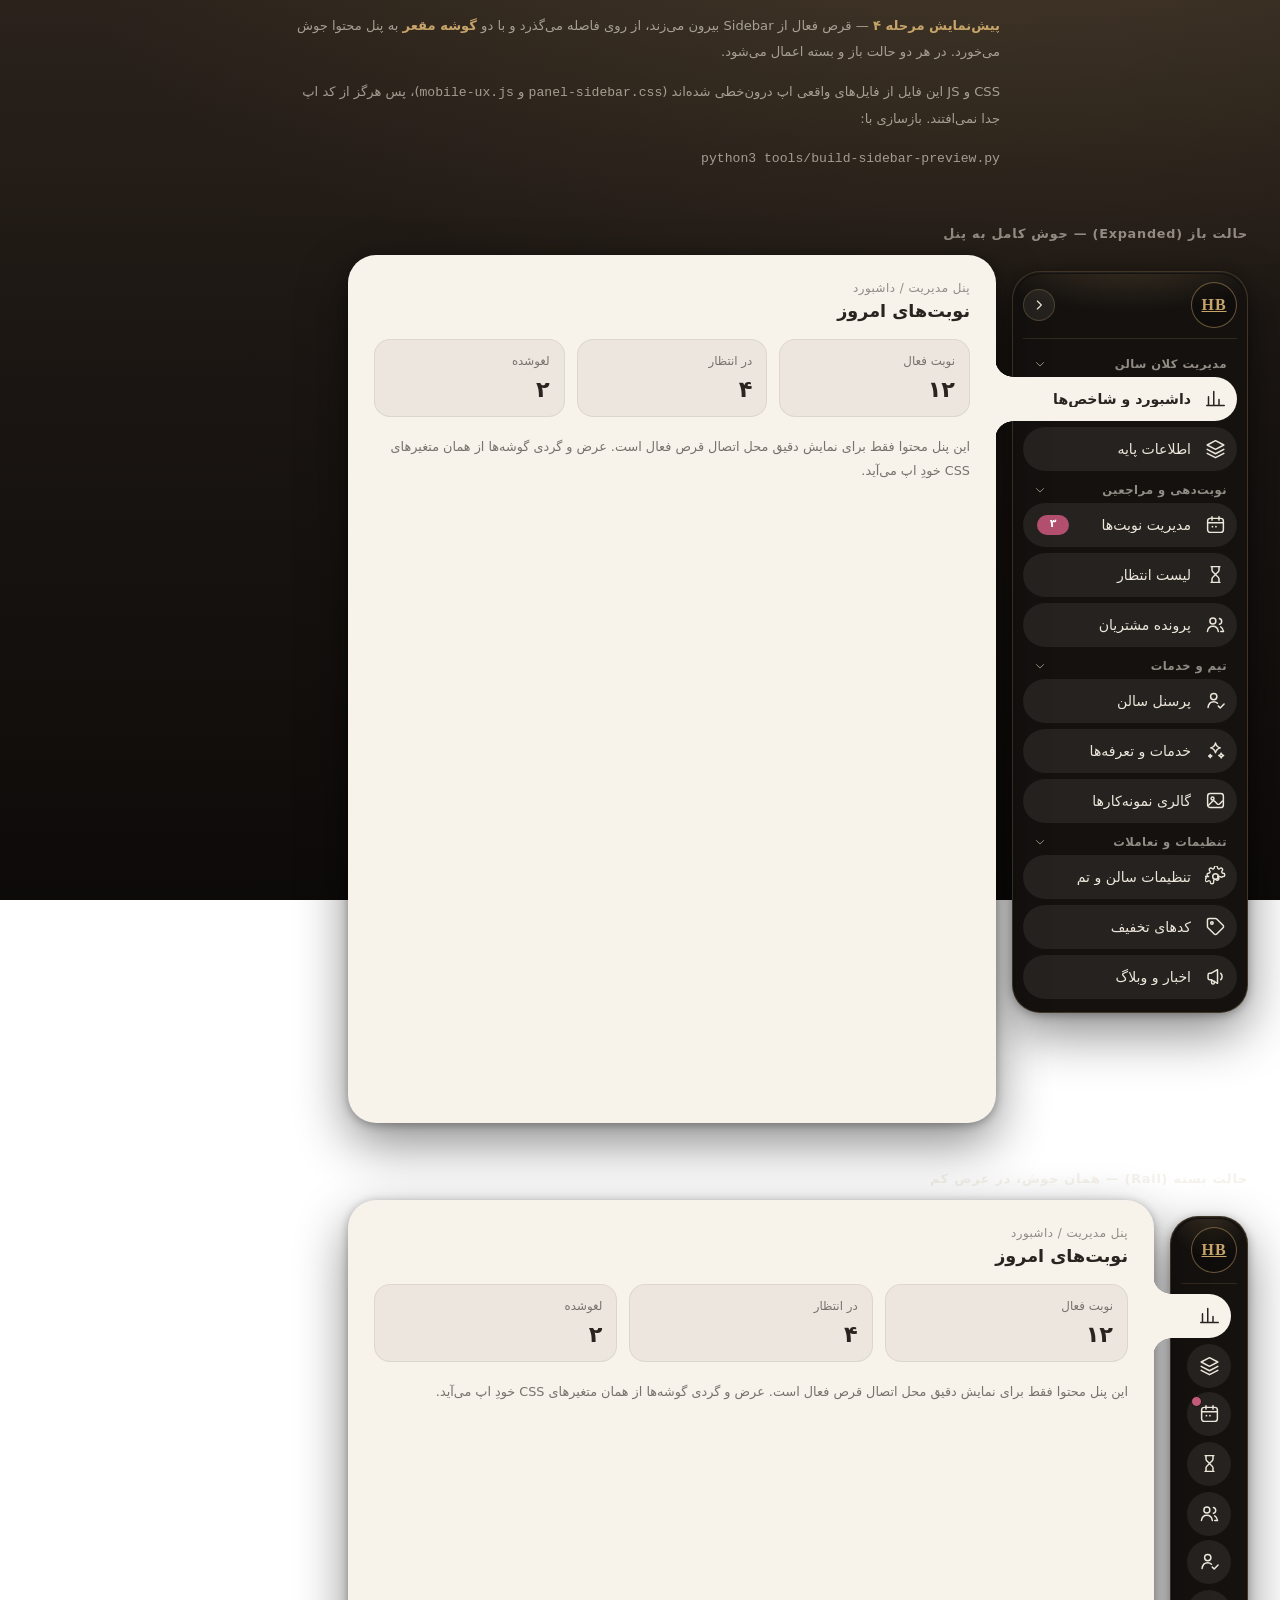
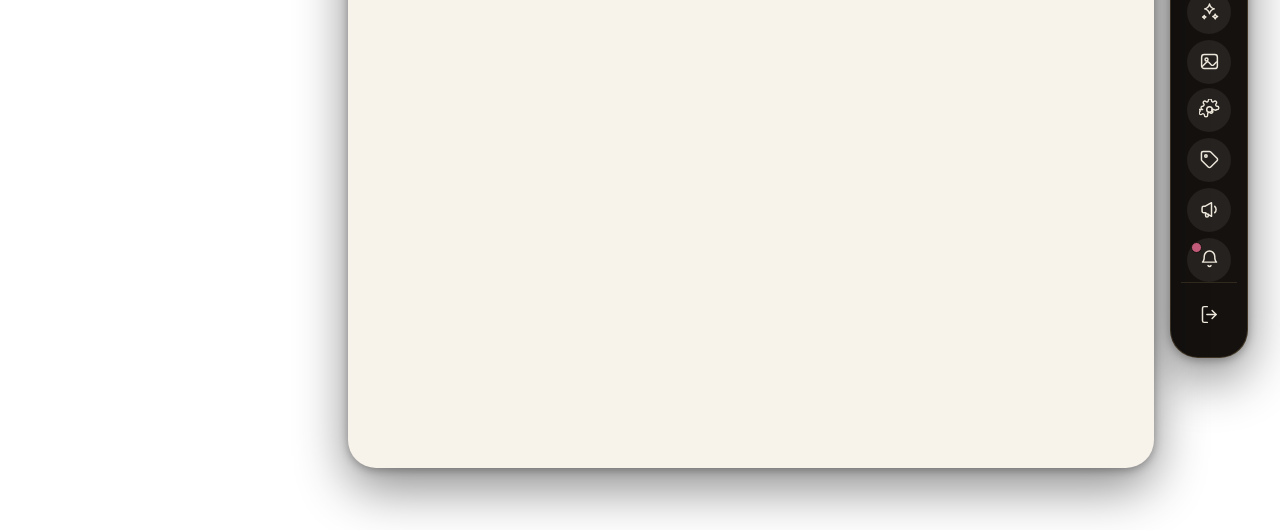
<file: sidebar-preview.html>
<!DOCTYPE html>
<html lang="fa" dir="rtl">
<head>
<meta charset="utf-8" />
<meta name="viewport" content="width=device-width, initial-scale=1.0" />
<title>پیش‌نمایش Sidebar کپسولی — SolonBeauty</title>
<style>
/* ==========================================================================
   SolonBeauty — Sidebar کپسولی پنل
   --------------------------------------------------------------------------
   این فایل کاملاً مستقل است: توکن‌ها و استایل‌های Sidebar را در خود دارد و
   به app.css اضافه نشده تا فایل ۳۱۰۰ خطی بزرگ‌تر نشود (بند «شکستن app.css»
   در نقشه راه ممیزی). فقط متغیرهای برند از :root سراسری خوانده می‌شوند.
   ========================================================================== */

:root {
    /* ---------- طلایی برند (یکدست‌سازی‌شده: جایگزین #B89047) ---------- */
    --gold-champagne: #C6A46A;
    --gold-champagne-deep: #A8843F;

    /* ---------- پوسته صفحه پنل: گرادیان تیره + درخشش طلایی بالا ---------- */
    --sb-page-bg:
        radial-gradient(120% 78% at 78% -12%, rgba(198, 164, 106, 0.16), transparent 62%),
        linear-gradient(180deg, #2A221B 0%, #1A1512 44%, #0D0B09 100%);

    /* ---------- کپسول ---------- */
    --sb-bg: #14110F;                                   /* توپر: پایه هم‌ترازی گوشه‌های مقعر */
    --sb-border: rgba(198, 164, 106, 0.25);             /* حاشیه طلایی ۲۵٪ */
    --sb-border-strong: rgba(198, 164, 106, 0.48);

    /* ---------- سطوح شیشه‌ای (قرص و دایره آیکون) ---------- */
    --sb-surface: rgba(237, 230, 218, 0.08);            /* شفافیت ۸٪ */
    --sb-surface-hover: rgba(237, 230, 218, 0.14);      /* شفافیت ۱۴٪ */
    --sb-surface-sunken: rgba(0, 0, 0, 0.22);

    /* ---------- آیتم فعال و پنل محتوا ---------- */
    --sb-active-bg: #F7F2EA;
    --sb-active-fg: #2A2420;

    /* ---------- متن و آیکون ---------- */
    --sb-fg: #EDE6DA;                                   /* کنتراست ۱۵.۳:۱ روی --sb-bg */
    --sb-fg-muted: rgba(237, 230, 218, 0.58);
    --sb-fg-hover: var(--gold-champagne);               /* کنتراست ۸.۱:۱ روی --sb-bg */

    /* ---------- اعلان ---------- */
    --sb-badge: #C25B7A;                                /* رنگ اعلامی بریف */
    --sb-badge-safe: #B34F6E;                           /* تیره‌تر: متن سفید ۴.۹۳:۱ پاس می‌شود */
    --sb-badge-fg: #FFFFFF;

    /* ---------- هندسه ---------- */
    --sb-w-expanded: 236px;
    --sb-w-rail: 78px;
    --sb-capsule-pad: 10px;
    --sb-gap: 16px;
    --sb-radius-capsule: 28px;
    --sb-radius-pill: 999px;
    --sb-item-h: 44px;                                  /* حداقل سطح لمس استاندارد */
    --sb-icon-circle: 44px;
    --sb-fillet: 18px;                                  /* شعاع گوشه مقعر */

    /* جهت لبه روبه‌روی محتوا برای گرادیان گوشه‌های مقعر.
       نکته: موقعیت رنگ در radial-gradient یک ویژگی فیزیکی است و با
       direction آینه نمی‌شود، پس باید دستی آینه شود.
       در RTL محتوا سمت چپ است ⇒ گوشه‌ی inline-start مربعِ گوشه، سمت راست
       آن است ⇒ 100% ؛ در LTR مقدار 0% می‌شود. */
    --sb-fillet-x: 100%;

    /* سرکشی پل اتصال از لبه کپسول تا لبه پنل محتوا.
       مقدار پیش‌فرض از سایز حفره گرید می‌آید؛ JS مقدار دقیق را جایگزین
       می‌کند تا اگر فاصله تغییر کند پل دقیقاً به پنل بچسبد. */
    --bridge-overhang: calc(var(--sb-gap) + 1px);
    --bridge-start: 0px;
    --bridge-y: 0px;
    --bridge-h: var(--sb-item-h);

    /* ---------- سایه ---------- */
    --sb-shadow: 0 20px 52px rgba(0, 0, 0, 0.46), 0 2px 10px rgba(0, 0, 0, 0.3);
    --sb-sheen: inset 0 1px 0 rgba(255, 255, 255, 0.06);
    --sb-shadow-item: 0 6px 18px rgba(0, 0, 0, 0.28);

    /* ---------- حرکت ---------- */
    --sb-dur: 220ms;
    --sb-ease: cubic-bezier(0.16, 1, 0.3, 1);

    /* ---------- فوکوس ---------- */
    --sb-focus-ring: 0 0 0 2px var(--sb-bg), 0 0 0 4px var(--gold-champagne);
}

/* آینه‌سازی توکن‌های جهت‌دار برای چیدمان چپ‌به‌راست.
   پروژه RTL است؛ این بلوک تضمین می‌کند اگر روزی زبان به LTR برگردد،
   گوشه‌های مقعر و پل اتصال خودبه‌خود به سمت درست منتقل شوند. */
[dir="ltr"] {
    --sb-fillet-x: 0%;
}

/* ==========================================================================
   ۱) پوسته پنل: گرادیان تیره + ذرات ستاره‌مانند (CSS خالص، بدون JS)
   --------------------------------------------------------------------------
   ساختار موبایل‌اول: پایه یک‌ستونه و بدون Sidebar است؛ از ۱۰۲۴px به بالا
   به گرید دوسطونه (کپسول + پنل محتوا) تبدیل می‌شود. این ترتیب با بند ۱ بریف
   مطابقت دارد: چیدمان از موبایل شروع می‌شود، نه اینکه دسکتاپ به زور کوچک شود.
   ========================================================================== */
.panel-shell--capsule {
    display: block;
    min-height: 100vh;
    background: var(--sb-page-bg);
    background-attachment: fixed;
    /* بستر انباشت مستقل: تضمین می‌کند لایه ذرات ستاره‌مانند و دیگر لایه‌های
       تزئینی از پوسته بیرون نزنند و ترتیب z-index داخل پوسته پیش‌بینی‌پذیر
       بماند. بدون این، پل اتصال برای رفتن روی پنل محتوا به z-index منفی
       نیاز پیدا می‌کرد که شکننده است. */
    isolation: isolate;
    /* سپر ایمنی در برابر سرریز افقی؛ بدون !important تا قابل بازنویسی بماند */
    max-inline-size: 100%;
    overflow-x: clip;
}

/* ذرات ریز ستاره‌مانند — چند radial-gradient سبک، بدون تصویر و JS */
.panel-shell--capsule::before {
    content: "";
    position: fixed;
    inset: 0;
    pointer-events: none;
    z-index: 0;
    opacity: 0.7;
    background-image:
        radial-gradient(1.6px 1.6px at 12% 16%, rgba(237, 230, 218, 0.55), transparent),
        radial-gradient(1.2px 1.2px at 27% 7%,  rgba(237, 230, 218, 0.32), transparent),
        radial-gradient(1.8px 1.8px at 41% 22%, rgba(237, 230, 218, 0.42), transparent),
        radial-gradient(1.1px 1.1px at 56% 11%, rgba(237, 230, 218, 0.28), transparent),
        radial-gradient(1.5px 1.5px at 69% 19%, rgba(198, 164, 106, 0.48), transparent),
        radial-gradient(1.2px 1.2px at 83% 6%,  rgba(237, 230, 218, 0.34), transparent),
        radial-gradient(1.7px 1.7px at 92% 26%, rgba(237, 230, 218, 0.3), transparent),
        radial-gradient(1.3px 1.3px at 18% 34%, rgba(198, 164, 106, 0.34), transparent);
    background-repeat: no-repeat;
}

/* از ۱۰۲۴px: گرید دوسطونه با ستون کپسول سراسری */
@media (min-width: 1024px) {
    .panel-shell--capsule {
        display: grid;
        grid-template-columns: auto minmax(0, 1fr);
        gap: var(--sb-gap);
        padding: var(--sb-gap);
    }
}

/* ---------- پنل محتوا: سطح عاجی روبه‌روی کپسول ---------- */
.panel-content {
    position: relative;
    z-index: 1;
    display: flex;
    flex-direction: column;
    min-inline-size: 0;                    /* جلوگیری از سرریز ستون گرید */
    background: var(--sb-active-bg);
    border-radius: var(--sb-radius-capsule);
    box-shadow: var(--sb-shadow);
    overflow-x: clip;
}

@media (min-width: 1024px) {
    .panel-content {
        min-block-size: calc(100vh - (var(--sb-gap) * 2));
    }
    /* در پوسته کپسولی، نوار بالای پنل یک سطح پیوسته با محتواست،
       نه یک نوار سفید جدا با خط جداکننده. */
    .panel-shell--capsule .panel-top {
        background: transparent;
        border-block-end: 1px solid rgba(42, 36, 32, 0.08);
        border-start-start-radius: var(--sb-radius-capsule);
    }
}

/* ==========================================================================
   ۱-ب) نمایش Sidebar فقط از ۱۰۲۴px به بالا
   زیر این عرض، ناوبری به عهده Bottom Navigation و Drawer است (بند ۵ بریف)
   ========================================================================== */
.panel-sidebar {
    display: none;
}

@media (min-width: 1024px) {
    .panel-sidebar {
        display: block;
    }
}

/* ==========================================================================
   ۲) کپسول Sidebar
   ========================================================================== */
.panel-sidebar {
    position: relative;
    /* عمداً z-index ندارد. اگر اینجا z-index بگذاریم، یک بستر انباشت
       (Stacking Context) ساخته می‌شود و پل اتصال زندانی می‌شود: هرچقدر هم
       z-index بالاتری بگیرد، نمی‌تواند از سایه و لبه‌ی پنل محتوا عبور کند و
       اتصال قرص فعال دیده نمی‌شود. با z-index: auto پل در بستر پوسته
       ارزیابی می‌شود و از پنل بالاتر می‌نشیند.
       برای اینکه ذرات ستاره‌مانند (که z-index آن‌ها از این بیشتر است) از
       پوسته بیرون نزنند، خود پوسته با isolation: isolate جدا شده است. */
    inline-size: var(--sb-w-expanded);
    transition: inline-size var(--sb-dur) var(--sb-ease);
    will-change: inline-size;
}

.panel-sidebar.is-rail {
    inline-size: var(--sb-w-rail);
}

.pnav-capsule {
    position: sticky;
    inset-block-start: var(--sb-gap);
    display: flex;
    flex-direction: column;
    gap: 6px;
    block-size: calc(100vh - (var(--sb-gap) * 2));
    padding: var(--sb-capsule-pad);
    background: var(--sb-bg);
    border: 1px solid var(--sb-border);
    border-radius: var(--sb-radius-capsule);
    box-shadow: var(--sb-shadow), var(--sb-sheen);
}

/* ==========================================================================
   ۳) ردیف برند: لوگو + دکمه جمع‌کردن
   ========================================================================== */
.pnav-brand {
    position: relative;
    display: flex;
    align-items: center;
    gap: 10px;
    padding-block-end: 10px;
    margin-block-end: 4px;
    border-block-end: 1px solid rgba(198, 164, 106, 0.16);
}

/* درخشش طلایی ملایم فقط در ناحیه برند — نه کل ارتفاع.
   دلیل: گوشه‌های مقعر آیتم فعال باید با رنگ پس‌زمینه هم‌تراز باشند و
   گرادیان سراسری این هم‌ترازی را در رزولوشن‌های مختلف می‌شکند. */
.pnav-brand::before {
    content: "";
    position: absolute;
    inset: -8px -6px 0;
    pointer-events: none;
    border-start-start-radius: calc(var(--sb-radius-capsule) - 4px);
    border-start-end-radius: calc(var(--sb-radius-capsule) - 4px);
    background: radial-gradient(100% 130% at 50% -30%, rgba(198, 164, 106, 0.22), transparent 68%);
}

.pnav-logo {
    position: relative;
    z-index: 1;
    flex: 0 0 auto;
    display: grid;
    place-items: center;
    inline-size: 44px;
    block-size: 44px;
    border-radius: 50%;
    background: var(--sb-surface-sunken);
    border: 1px solid var(--sb-border-strong);
    color: var(--gold-champagne);
    overflow: hidden;
    transition: border-color var(--sb-dur) var(--sb-ease), transform var(--sb-dur) var(--sb-ease);
}

.pnav-logo:hover {
    border-color: var(--gold-champagne);
}

.pnav-logo-img {
    inline-size: 100%;
    block-size: 100%;
    object-fit: cover;
}

.pnav-logo-fallback {
    font-family: 'Playfair Display', Georgia, serif;
    font-size: 1rem;
    font-weight: 700;
    letter-spacing: 0.06em;
    line-height: 1;
}

/* دکمه جمع‌کردن — دایره کوچک کنار لوگو */
.pnav-toggle {
    position: relative;
    z-index: 1;
    display: grid;
    place-items: center;
    inline-size: 32px;
    block-size: 32px;
    margin-inline-start: auto;
    padding: 0;
    border: 1px solid var(--sb-border);
    border-radius: 50%;
    background: var(--sb-surface);
    color: var(--sb-fg);
    cursor: pointer;
    transition: background var(--sb-dur) var(--sb-ease), color var(--sb-dur) var(--sb-ease),
                transform var(--sb-dur) var(--sb-ease);
}

.pnav-toggle:hover {
    background: var(--sb-surface-hover);
    color: var(--sb-fg-hover);
}

.pnav-toggle .pnav-svg {
    inline-size: 16px;
    block-size: 16px;
}

/* در RTL فلش به سمت لبه بیرونی (راست) می‌چرخد — جهت درست جمع‌شدن */
[dir="rtl"] .pnav-toggle .pnav-svg {
    transform: scaleX(-1);
}

/* در حالت Rail دکمه جمع‌کردن پنهان می‌شود (جای آن Tooltip و باز شدن با کلیک) */
.panel-sidebar.is-rail .pnav-toggle {
    opacity: 0;
    pointer-events: none;
}

.panel-sidebar.is-rail .pnav-logo {
    margin-inline: auto;
}

/* ==========================================================================
   ۴) لیست آیتم‌ها + آکاردئون گروه‌ها
   ========================================================================== */
.pnav-list {
    flex: 1 1 auto;
    min-block-size: 0;
    margin: 0;
    padding: 0;
    list-style: none;
    /* بالاتر از پل اتصال (z-index: 2).
       چرا صریح و نه با تکیه بر رفتار پیش‌فرض: فهرست یک مخزن اسکرول است و
       بخشی از موتورهای مرورگر برای مخزن اسکرول بستر انباشت می‌سازند. اگر
       اینجا z-index نگذاریم، در آن مرورگرها آیکون و متن آیتم فعال داخل بستر
       فهرست زندانی می‌شوند و سطح عاجی پل روی آن‌ها می‌افتد. با تعیین صریح
       z-index، ترتیب در همه مرورگرها یکسان است.
       پس‌زمینه فهرست شفاف است، پس پل از پشتش دیده می‌شود. */
    position: relative;
    z-index: 3;
    overflow-y: auto;
    overscroll-behavior: contain;             /* اسکرول به صفحه زیرین سرریز نکند */
    scrollbar-width: thin;
    scrollbar-color: rgba(198, 164, 106, 0.35) transparent;
}

.pnav-list::-webkit-scrollbar { inline-size: 6px; }
.pnav-list::-webkit-scrollbar-thumb {
    background: rgba(198, 164, 106, 0.3);
    border-radius: 999px;
}

.pnav-group + .pnav-group { margin-block-start: 4px; }

/* ---------- سرگروه آکاردئون ---------- */
.pnav-group-head {
    display: flex;
    align-items: center;
    justify-content: space-between;
    gap: 8px;
    inline-size: 100%;
    padding: 8px 10px 6px;
    border: 0;
    background: none;
    color: var(--sb-fg-muted);
    font-family: inherit;
    font-size: 0.72rem;
    font-weight: 600;
    letter-spacing: 0.04em;
    text-align: start;
    cursor: pointer;
    transition: color var(--sb-dur) var(--sb-ease);
}

.pnav-group-head:hover { color: var(--sb-fg-hover); }

.pnav-group-caret {
    display: grid;
    place-items: center;
    transition: transform var(--sb-dur) var(--sb-ease);
}

.pnav-group-caret .pnav-svg {
    inline-size: 14px;
    block-size: 14px;
}

.pnav-group.is-closed .pnav-group-caret { transform: rotate(-90deg); }

.pnav-group-items {
    margin: 0;
    padding: 0;
    list-style: none;
    display: flex;
    flex-direction: column;
    gap: 6px;
}

.pnav-group.is-closed .pnav-group-items { display: none; }

/* در حالت Rail سرگروه‌ها پنهان می‌شوند و همه آیتم‌ها نمایش داده می‌شوند */
.panel-sidebar.is-rail .pnav-group-head { display: none; }
.panel-sidebar.is-rail .pnav-group-items { display: flex !important; }

/* ==========================================================================
   ۵) آیتم منو (قرص / دایره)
   ========================================================================== */
.pnav-item {
    position: relative;
    display: flex;
    align-items: center;
    gap: 12px;
    min-block-size: var(--sb-item-h);
    padding-inline: 10px 14px;
    border: 0;
    border-radius: var(--sb-radius-pill);
    background: var(--sb-surface);
    color: var(--sb-fg);
    font-family: inherit;
    font-size: 0.88rem;
    font-weight: 500;
    text-align: start;
    text-decoration: none;
    cursor: pointer;
    -webkit-tap-highlight-color: transparent;
    touch-action: manipulation;
    transition: background var(--sb-dur) var(--sb-ease), color var(--sb-dur) var(--sb-ease);
}

.pnav-item:hover {
    background: var(--sb-surface-hover);
    color: var(--sb-fg-hover);
}

.pnav-item:hover .pnav-svg { color: var(--sb-fg-hover); }

/* حالت Rail: قرص به دایره تبدیل می‌شود */
.panel-sidebar.is-rail .pnav-item {
    inline-size: var(--sb-icon-circle);
    block-size: var(--sb-icon-circle);
    min-block-size: var(--sb-icon-circle);
    margin-inline: auto;
    padding: 0;
    justify-content: center;
    border-radius: 50%;
}

.panel-sidebar.is-rail .pnav-label { display: none; }

.pnav-icon {
    flex: 0 0 auto;
    display: grid;
    place-items: center;
    inline-size: 24px;
    block-size: 24px;
}

.pnav-svg {
    inline-size: 21px;
    block-size: 21px;
    color: inherit;
    transition: color var(--sb-dur) var(--sb-ease);
}

.pnav-label {
    flex: 1 1 auto;
    min-inline-size: 0;
    overflow: hidden;
    text-overflow: ellipsis;
    white-space: nowrap;
}

/* ==========================================================================
   ۶) قرص فعال و «پل اتصال» به پنل محتوا
   --------------------------------------------------------------------------
   نکته معماری مهم:
   فهرست منو (.pnav-list) برای اسکرول عمودی overflow دارد. در CSS اگر یک
   محور overflow بگیرد، محور دیگر هم بُرده می‌شود؛ بنابراین هیچ قرصی که
   داخل فهرست باشد نمی‌تواند از لبه کپسول بیرون بزند و گوشه مقعر آن هم
   رندر نمی‌شود.

   راه‌حل: قرص فعال داخل فهرست فقط رنگ متن و آیکون را عوض می‌کند و پس‌زمینه
   ندارد. عنصر جداگانه‌ای به نام .pnav-bridge بیرون از فهرست (و پیش از آن
   در DOM تا زیرش بماند) کل پس‌زمینه، امتداد تا پنل محتوا و گوشه‌های مقعر
   را می‌کشد. موقعیت آن با JS از ارتفاع آیتم فعال خوانده می‌شود.
   ========================================================================== */

/* ---------- پل اتصال ---------- */
.pnav-bridge {
    display: none;
    position: absolute;
    /* بالاتر از پنل محتوا (z-index: 1) تا سایه‌ی پنل روی نقطه‌ی اتصال
       نیفتد. اگر زیر پنل بماند، آن ۱۷ پیکسل فاصله با سایه‌ی تیره پوشیده
       می‌شود و اتصال به‌جای یک سطح پیوسته، لکه‌ی خاکستری می‌شود. */
    z-index: 2;
    inset-block-start: var(--bridge-y, 0);
    block-size: var(--bridge-h, var(--sb-item-h));
    inset-inline-start: var(--bridge-start, 0);
    /* از ابتدای آیتم تا لبه کپسول، به‌همراه سرکشی به داخل فاصله تا پنل */
    inline-size: calc(100% - var(--bridge-start, 0px) + var(--bridge-overhang));
    background: var(--sb-active-bg);
    border-start-start-radius: var(--sb-radius-pill);
    border-end-start-radius: var(--sb-radius-pill);
    pointer-events: none;
}

/* فقط وقتی JS موقعیت را با موفقیت خوانده باشد نمایش داده می‌شود */
.panel-sidebar.has-bridge .pnav-bridge { display: block; }

/* ---------- گوشه‌های مقعر (Inverted Corner) ----------
   هر گوشه یک مربع هم‌اندازه --sb-fillet است که لبه‌ی سمت محتوای آن دقیقاً
   روی لبه‌ی پنل می‌نشیند. برای ساختن قوس مقعر، یک دایره در مربع نقاشی
   می‌شود که مرکزش روی گوشه‌ی «دور از محل اتصال» است. داخل دایره شفاف
   می‌ماند تا پس‌زمینه تیره کپسول دیده شود و بیرون آن (نوکِ رو به قرص و
   پنل) عاجی می‌شود؛ نتیجه، یک هلال عاجی است که قرص را با نرمی به پنل
   می‌رساند.

   نکته‌ای که خرابکاری می‌کند: ترتیب رنگ‌ها. عاجی باید در STOP دوم بیاید،
   نه اول. اگر عاجی اول بیاید دایره توپر می‌شود و گوشه به‌جای مقعر، محدب
   و لکه‌دار رندر می‌شود. */
.pnav-bridge::before,
.pnav-bridge::after {
    content: "";
    position: absolute;
    inset-inline-end: 0;
    inline-size: var(--sb-fillet);
    block-size: var(--sb-fillet);
    pointer-events: none;
}

.pnav-bridge::before {
    inset-block-end: 100%;
    background: radial-gradient(
        circle at var(--sb-fillet-x) 0%,
        transparent 0 calc(var(--sb-fillet) - 0.5px),
        var(--sb-active-bg) var(--sb-fillet));
}

.pnav-bridge::after {
    inset-block-start: 100%;
    background: radial-gradient(
        circle at var(--sb-fillet-x) 100%,
        transparent 0 calc(var(--sb-fillet) - 0.5px),
        var(--sb-active-bg) var(--sb-fillet));
}

/* ---------- آیتم فعال ----------
   وقتی پل فعال است، خود آیتم پس‌زمینه نمی‌گیرد تا پل از زیرش دیده شود.
   اگر JS در دسترس نباشد (has-bridge اضافه نشود) پس‌زمینه بازمی‌گردد تا
   آیتم فعال بی‌نشانه نماند؛ یعنی فروپاشی محترمانه. */
.panel-sidebar:not(.has-bridge) .pnav-item.is-active {
    background: var(--sb-active-bg);
    box-shadow: var(--sb-shadow-item);
}

.panel-sidebar.has-bridge .pnav-item.is-active {
    background: transparent;
    box-shadow: none;
}

.pnav-item.is-active {
    color: var(--sb-active-fg);
    font-weight: 700;
    position: relative;
    /* بالاتر از پل (z-index: 2) تا آیکون و متن روی سطح عاجی خوانا بمانند.
       عدد باید بلاواسطه بالای پل باشد، نه برابر با آن؛ چون هر دو در بستر
       انباشت پوسته ارزیابی می‌شوند. */
    z-index: 3;
}

.pnav-item.is-active .pnav-svg { color: var(--sb-active-fg); }

/* ==========================================================================
   ۷) Badge اعلان
   ========================================================================== */
.pnav-badge {
    flex: 0 0 auto;
    display: grid;
    place-items: center;
    min-inline-size: 20px;
    block-size: 20px;
    padding-inline: 6px;
    border-radius: 999px;
    background: var(--sb-badge-safe);   /* تیره‌تر از #C25B7A برای کنتراست ۴.۹۳:۱ */
    color: var(--sb-badge-fg);
    font-size: 0.68rem;
    font-weight: 700;
    line-height: 1;
}

/* در حالت Rail فقط یک نقطه کوچک نمایش داده می‌شود.
   رنگ اصلی اعلامی بریف (#C25B7A) اینجا بی‌خطر است چون نقطه متنی نیست و
   حداقل کنتراست ۴.۵:۱ برای متن بر آن اعمال نمی‌شود. */
.panel-sidebar.is-rail .pnav-badge {
    position: absolute;
    inset-block-start: 4px;
    inset-inline-end: 4px;
    min-inline-size: 9px;
    block-size: 9px;
    padding: 0;
    font-size: 0;
    background: var(--sb-badge);
    border: 1.5px solid var(--sb-bg);
}

/* ==========================================================================
   ۸) پابرگ: خروج از حساب
   ========================================================================== */
.pnav-foot {
    flex: 0 0 auto;
    padding-block-start: 10px;
    border-block-start: 1px solid rgba(198, 164, 106, 0.16);
}

.pnav-item--logout {
    inline-size: 100%;
    background: transparent;
}

.pnav-item--logout:hover {
    background: var(--sb-surface);
    color: var(--sb-fg-hover);
}

/* ==========================================================================
   ۹) فوکوس قابل مشاهده — ناوبری کامل با کیبورد
   ========================================================================== */
.pnav-item:focus-visible,
.pnav-toggle:focus-visible,
.pnav-group-head:focus-visible,
.pnav-logo:focus-visible {
    outline: none;
    box-shadow: var(--sb-focus-ring);
}

/* ==========================================================================
   ۱۰) احترام به prefers-reduced-motion
   ========================================================================== */
@media (prefers-reduced-motion: reduce) {
    .panel-sidebar,
    .pnav-item,
    .pnav-toggle,
    .pnav-group-caret,
    .pnav-svg,
    .pnav-logo {
        transition-duration: 1ms !important;
    }
}

/* ==========================================================================
   ۱۱) حالت روشن/تیره
   Sidebar در هر دو حالت تیره می‌ماند (هویت برند)؛ فقط پنل محتوا تغییر می‌کند.
   ========================================================================== */
[data-theme="dark"] .panel-shell--capsule {
    --sb-page-bg: linear-gradient(180deg, #1B1714 0%, #100D0B 100%);
}

[data-theme="dark"] .panel-sidebar {
    --sb-active-bg: #2A2420;
    --sb-active-fg: #F7F2EA;
}

/* ==========================================================================
   ۱۲) رفتار واکنش‌گرا: تبلت و موبایل در برابر دسکتاپ
   --------------------------------------------------------------------------
   مرز ۱۰۲۴px: تبلت افقی و بالاتر Sidebar کپسولی می‌گیرند.
   تبلت عمودی و موبایل: Bottom Navigation + Drawer.
   نکته: دراور موبایل در مرحله ۵ با ظاهر قرص‌های همین کپسول بازطراحی می‌شود؛
   تا آن زمان همان دراور موجود کار می‌کند تا مسیر موبایل نشکند.
   ========================================================================== */

/* ---------- جلوگیری از پرش بصری پیش از خواندن وضعیت ذخیره‌شده ---------- */
.panel-shell--capsule[data-sidebar-ready="false"] .panel-sidebar {
    visibility: hidden;
}

/* ---------- زیر ۱۰۲۴px: کپسول پنهان، ناوبری موبایل فعال ---------- */
@media (max-width: 1023px) {
    .panel-shell--capsule .panel-mobile-header {
        display: flex;
    }
    .panel-shell--capsule .panel-bottom-nav {
        display: flex;
    }
    /* نوار پایین محتوا نباید زیر Bottom Navigation برود */
    .panel-shell--capsule .panel-body {
        padding-block-end: calc(78px + var(--safe-bottom, 0px));
    }

    /* دراور موبایل: همان عنصر .panel-side که در پوسته قدیمی سایدبار بود */
    .panel-shell--capsule .panel-side {
        position: fixed;
        inset-block: 0;
        inset-inline-end: 0;
        inline-size: min(88vw, 320px);
        max-inline-size: 88vw;
        z-index: 1200;
        overflow-y: auto;
        overscroll-behavior: contain;
        transform: translateX(100%);
        transition: transform 250ms var(--sb-ease);
        padding-block-end: var(--safe-bottom, 0px);
        box-shadow: -6px 0 32px rgba(0, 0, 0, 0.34);
    }
    .panel-shell--capsule .panel-side.drawer-open {
        transform: translateX(0);
    }
    .panel-shell--capsule .panel-drawer-close {
        display: flex;
    }
}

/* ---------- از ۱۰۲۴px: ناوبری موبایل پنهان، کپسول فعال ---------- */
@media (min-width: 1024px) {
    .panel-shell--capsule .panel-mobile-header,
    .panel-shell--capsule .panel-bottom-nav,
    .panel-shell--capsule .panel-side,
    .panel-shell--capsule .panel-drawer-backdrop {
        display: none;
    }
    .panel-shell--capsule .panel-body {
        padding: 26px;
    }
}

/* ==========================================================================
   ۱۳) احترام به prefers-reduced-motion برای انتقال عرض کپسول
   ========================================================================== */
@media (prefers-reduced-motion: reduce) {
    .panel-shell--capsule .panel-side {
        transition-duration: 1ms !important;
    }
}


/* ---------- چیدمان خودِ صفحه پیش‌نمایش (بخشی از اپ نیست) ---------- */
body {
    margin: 0;
    background: var(--sb-page-bg);
    background-attachment: fixed;
    font-family: 'Vazirmatn', Tahoma, system-ui, sans-serif;
    color: #EDE6DA;
}
.stage-wrap {
    display: flex;
    flex-wrap: wrap;
    overflow-x: auto;
    gap: 48px;
    align-items: flex-start;
    padding: 40px 32px 64px;
}
.stage { margin: 0; }
.stage-title {
    font-size: .8rem;
    font-weight: 600;
    letter-spacing: .06em;
    color: rgba(237,230,218,.55);
    margin: 0 0 14px;
}
/* ---------- بازنویسی‌های مخصوص پیش‌نمایش ----------
   در iframe، عرض ممکن است کمتر از ۱۰۲۴px باشد و قاعده موبایل‌اول اپ
   کپسول را پنهان می‌کند. اینجا چیدمان دسکتاپ به‌زور روشن می‌شود تا
   پیش‌نمایش در هر عرضی قابل مشاهده باشد. هیچ‌کدام از این قواعد در اپ
   وجود ندارند. */
.stage-shell {
    display: grid;
    grid-template-columns: auto minmax(0, 1fr);
    gap: var(--sb-gap);
    padding: 0;
    min-height: 0;
    background: none;
    background-attachment: scroll;
    /* عرض ثابت تا هندسه‌ی پل قطعی و قابل پیش‌بینی باشد و به عرض iframe
       وابسته نشود. */
    inline-size: 900px;
    max-inline-size: none;
    overflow: visible;
}
.stage-shell::before { content: none; }
.stage .panel-sidebar { display: block; position: static; }
/* کپسول باید relative بماند تا پل اتصال نسبت به خودش موقعیت بگیرد،
   نه نسبت به کل صحنه. */
.stage .pnav-capsule { position: relative; block-size: 720px; }
.stage .panel-content { block-size: 720px; }

/* ---------- محتوای نمایشی داخل پنل ---------- */
.pv-content { padding: 26px; }
.pv-crumb {
    margin: 0 0 6px; font-size: .74rem; letter-spacing: .04em;
    color: rgba(42,36,32,.5);
}
.pv-h { margin: 0 0 18px; font-size: 1.1rem; color: #2A2420; font-weight: 700; }
.pv-grid { display: grid; grid-template-columns: repeat(3, 1fr); gap: 12px; margin-bottom: 18px; }
.pv-card {
    display: flex; flex-direction: column; gap: 8px; padding: 14px;
    border-radius: 16px; background: rgba(42,36,32,.05);
    border: 1px solid rgba(42,36,32,.08);
}
.pv-card span { font-size: .74rem; color: rgba(42,36,32,.6); }
.pv-card strong { font-size: 1.4rem; color: #2A2420; }
.pv-line { margin: 0; font-size: .8rem; line-height: 1.9; color: rgba(42,36,32,.62); }
.note {
    max-width: 720px;
    margin: 0 auto 8px;
    padding: 0 32px;
    font-size: .82rem;
    line-height: 2;
    color: rgba(237,230,218,.62);
}
.note strong { color: #C6A46A; font-weight: 600; }
</style>
</head>
<body>
<div class="note">
    <p><strong>پیش‌نمایش مرحله ۴</strong> — قرص فعال از Sidebar بیرون می‌زند،
    از روی فاصله می‌گذرد و با دو <strong>گوشه مقعر</strong> به پنل محتوا جوش می‌خورد.
    در هر دو حالت باز و بسته اعمال می‌شود.</p>
    <p>CSS و JS این فایل از فایل‌های واقعی اپ درون‌خطی شده‌اند
    (<code>panel-sidebar.css</code> و <code>mobile-ux.js</code>)، پس هرگز از کد اپ
    جدا نمی‌افتند. بازسازی با:</p>
    <p><code>python3 tools/build-sidebar-preview.py</code></p>
</div>
<div class="stage-wrap">

<section class="stage">
  <h2 class="stage-title">حالت باز (Expanded) — جوش کامل به پنل</h2>
  <div class="panel-shell--capsule stage-shell">
    <nav class="panel-sidebar is-expanded" aria-label="ناوبری پنل کاربری — حالت باز (Expanded) — جوش کامل به پنل" data-state="expanded">
      <div class="pnav-capsule">
        <div class="pnav-bridge" aria-hidden="true"></div>
        <div class="pnav-brand">
          <a class="pnav-logo" href="#" aria-label="سالن زیبایی حدیث">
            <span class="pnav-logo-fallback" aria-hidden="true">HB</span>
          </a>
          <button type="button" class="pnav-toggle" aria-expanded="true"
                  aria-controls="pv2-list" title="جمع کردن منو">
            <svg class="pnav-svg" viewBox="0 0 24 24" fill="none" stroke="currentColor" stroke-width="1.7" stroke-linecap="round" stroke-linejoin="round" aria-hidden="true"><path d="m14.5 6-6 6 6 6"/></svg>
          </button>
        </div>
        <ul class="pnav-list" id="pv2-list">
          <li class="pnav-group is-open">
<button type="button" class="pnav-group-head"><span class="pnav-group-title">مدیریت کلان سالن</span><span class="pnav-group-caret"><svg class="pnav-svg" viewBox="0 0 24 24" fill="none" stroke="currentColor" stroke-width="1.7" stroke-linecap="round" stroke-linejoin="round" aria-hidden="true"><path d="m6 9.5 6 6 6-6"/></svg></span></button>
<ul class="pnav-group-items" id="pv2-g0">
<li class="pnav-row"><a class="pnav-item is-active" href="#" aria-current="page" title="داشبورد و شاخص‌ها"><span class="pnav-icon" aria-hidden="true"><svg class="pnav-svg" viewBox="0 0 24 24" fill="none" stroke="currentColor" stroke-width="1.7" stroke-linecap="round" stroke-linejoin="round" aria-hidden="true"><path d="M4 20V10M10 20V4M16 20v-7M22 20H2"/></svg></span><span class="pnav-label">داشبورد و شاخص‌ها</span></a></li>
<li class="pnav-row"><a class="pnav-item" href="#" title="اطلاعات پایه"><span class="pnav-icon" aria-hidden="true"><svg class="pnav-svg" viewBox="0 0 24 24" fill="none" stroke="currentColor" stroke-width="1.7" stroke-linecap="round" stroke-linejoin="round" aria-hidden="true"><path d="M12 3 2.5 8 12 13l9.5-5L12 3Z"/><path d="M2.5 13 12 18l9.5-5"/><path d="M2.5 17.5 12 22.5l9.5-5"/></svg></span><span class="pnav-label">اطلاعات پایه</span></a></li>
</ul></li>
<li class="pnav-group is-open">
<button type="button" class="pnav-group-head"><span class="pnav-group-title">نوبت‌دهی و مراجعین</span><span class="pnav-group-caret"><svg class="pnav-svg" viewBox="0 0 24 24" fill="none" stroke="currentColor" stroke-width="1.7" stroke-linecap="round" stroke-linejoin="round" aria-hidden="true"><path d="m6 9.5 6 6 6-6"/></svg></span></button>
<ul class="pnav-group-items" id="pv2-g1">
<li class="pnav-row"><a class="pnav-item" href="#" title="مدیریت نوبت‌ها"><span class="pnav-icon" aria-hidden="true"><svg class="pnav-svg" viewBox="0 0 24 24" fill="none" stroke="currentColor" stroke-width="1.7" stroke-linecap="round" stroke-linejoin="round" aria-hidden="true"><rect x="3" y="5" width="18" height="16" rx="3"/><path d="M3 10h18M8 3v4M16 3v4"/><circle cx="8.5" cy="14.5" r="1" fill="currentColor" stroke="none"/><circle cx="12.5" cy="14.5" r="1" fill="currentColor" stroke="none"/></svg></span><span class="pnav-label">مدیریت نوبت‌ها</span><span class="pnav-badge" aria-hidden="true">۳</span></a></li>
<li class="pnav-row"><a class="pnav-item" href="#" title="لیست انتظار"><span class="pnav-icon" aria-hidden="true"><svg class="pnav-svg" viewBox="0 0 24 24" fill="none" stroke="currentColor" stroke-width="1.7" stroke-linecap="round" stroke-linejoin="round" aria-hidden="true"><path d="M7 3h10M7 21h10"/><path d="M8 3v4.2c0 2.2 4 3.9 4 4.8 0 .9-4 2.6-4 4.8V21"/><path d="M16 3v4.2c0 2.2-4 3.9-4 4.8 0 .9 4 2.6 4 4.8V21"/></svg></span><span class="pnav-label">لیست انتظار</span></a></li>
<li class="pnav-row"><a class="pnav-item" href="#" title="پرونده مشتریان"><span class="pnav-icon" aria-hidden="true"><svg class="pnav-svg" viewBox="0 0 24 24" fill="none" stroke="currentColor" stroke-width="1.7" stroke-linecap="round" stroke-linejoin="round" aria-hidden="true"><circle cx="9" cy="8" r="3.4"/><path d="M2.8 20c.5-3.6 3.2-6 6.2-6s5.7 2.4 6.2 6"/><path d="M16.5 5.2a3.4 3.4 0 0 1 0 6.6"/><path d="M18 20h3.2c-.3-2.4-1.5-4.3-3.3-5.3"/></svg></span><span class="pnav-label">پرونده مشتریان</span></a></li>
</ul></li>
<li class="pnav-group is-open">
<button type="button" class="pnav-group-head"><span class="pnav-group-title">تیم و خدمات</span><span class="pnav-group-caret"><svg class="pnav-svg" viewBox="0 0 24 24" fill="none" stroke="currentColor" stroke-width="1.7" stroke-linecap="round" stroke-linejoin="round" aria-hidden="true"><path d="m6 9.5 6 6 6-6"/></svg></span></button>
<ul class="pnav-group-items" id="pv2-g2">
<li class="pnav-row"><a class="pnav-item" href="#" title="پرسنل سالن"><span class="pnav-icon" aria-hidden="true"><svg class="pnav-svg" viewBox="0 0 24 24" fill="none" stroke="currentColor" stroke-width="1.7" stroke-linecap="round" stroke-linejoin="round" aria-hidden="true"><circle cx="10" cy="7.5" r="3.6"/><path d="M3.5 20c.5-4 3.3-6.6 6.5-6.6 1.6 0 3.1.6 4.3 1.7"/><path d="M15.2 18.4l2.2 2.2 4.4-4.6"/></svg></span><span class="pnav-label">پرسنل سالن</span></a></li>
<li class="pnav-row"><a class="pnav-item" href="#" title="خدمات و تعرفه‌ها"><span class="pnav-icon" aria-hidden="true"><svg class="pnav-svg" viewBox="0 0 24 24" fill="none" stroke="currentColor" stroke-width="1.7" stroke-linecap="round" stroke-linejoin="round" aria-hidden="true"><path d="M12 3.5c.9 3.6 1.9 4.6 5.5 5.5-3.6.9-4.6 1.9-5.5 5.5-.9-3.6-1.9-4.6-5.5-5.5 3.6-.9 4.6-1.9 5.5-5.5Z"/><path d="M18.5 15c.45 1.8.95 2.3 2.75 2.75-1.8.45-2.3.95-2.75 2.75-.45-1.8-.95-2.3-2.75-2.75 1.8-.45 2.3-.95 2.75-2.75Z"/><path d="M6 16.5c.3 1.2.65 1.55 1.85 1.85-1.2.3-1.55.65-1.85 1.85-.3-1.2-.65-1.55-1.85-1.85 1.2-.3 1.55-.65 1.85-1.85Z"/></svg></span><span class="pnav-label">خدمات و تعرفه‌ها</span></a></li>
<li class="pnav-row"><a class="pnav-item" href="#" title="گالری نمونه‌کارها"><span class="pnav-icon" aria-hidden="true"><svg class="pnav-svg" viewBox="0 0 24 24" fill="none" stroke="currentColor" stroke-width="1.7" stroke-linecap="round" stroke-linejoin="round" aria-hidden="true"><rect x="3" y="4" width="18" height="16" rx="3"/><circle cx="8.6" cy="9.6" r="1.7"/><path d="m4 17.5 4.6-4.6c.7-.7 1.8-.7 2.5 0l3 3c.7.7 1.8.7 2.5 0L20 12.5"/></svg></span><span class="pnav-label">گالری نمونه‌کارها</span></a></li>
</ul></li>
<li class="pnav-group is-open">
<button type="button" class="pnav-group-head"><span class="pnav-group-title">تنظیمات و تعاملات</span><span class="pnav-group-caret"><svg class="pnav-svg" viewBox="0 0 24 24" fill="none" stroke="currentColor" stroke-width="1.7" stroke-linecap="round" stroke-linejoin="round" aria-hidden="true"><path d="m6 9.5 6 6 6-6"/></svg></span></button>
<ul class="pnav-group-items" id="pv2-g3">
<li class="pnav-row"><a class="pnav-item" href="#" title="تنظیمات سالن و تم"><span class="pnav-icon" aria-hidden="true"><svg class="pnav-svg" viewBox="0 0 24 24" fill="none" stroke="currentColor" stroke-width="1.7" stroke-linecap="round" stroke-linejoin="round" aria-hidden="true"><circle cx="12" cy="12" r="3.2"/><path d="M19.6 14.4a1.7 1.7 0 0 0 .34 1.87l.06.06a2 2 0 1 1-2.83 2.83l-.06-.06a1.7 1.7 0 0 0-1.87-.34 1.7 1.7 0 0 0-1.03 1.56V22a2 2 0 1 1-4 0v-.11a1.7 1.7 0 0 0-1.11-1.56 1.7 1.7 0 0 0-1.87.34l-.06.06a2 2 0 1 1-2.83-2.83l.06-.06a1.7 1.7 0 0 0 .34-1.87 1.7 1.7 0 0 0-1.56-1.03H8a2 2 0 1 1 0-4h.11A1.7 1.7 0 0 0 9.67 9.8a1.7 1.7 0 0 0-.34-1.87l-.06-.06A2 2 0 1 1 12.1 5.04l.06.06a1.7 1.7 0 0 0 1.87.34H14a1.7 1.7 0 0 0 1.03-1.56V3.77a2 2 0 1 1 4 0v.11a1.7 1.7 0 0 0 1.03 1.56 1.7 1.7 0 0 0 1.87-.34l.06-.06a2 2 0 1 1 2.83 2.83l-.06.06a1.7 1.7 0 0 0-.34 1.87V10a1.7 1.7 0 0 0 1.56 1.03h.11a2 2 0 1 1 0 4h-.11a1.7 1.7 0 0 0-1.42 1.03Z" transform="translate(-3.2 -1.8) scale(0.92)"/></svg></span><span class="pnav-label">تنظیمات سالن و تم</span></a></li>
<li class="pnav-row"><a class="pnav-item" href="#" title="کدهای تخفیف"><span class="pnav-icon" aria-hidden="true"><svg class="pnav-svg" viewBox="0 0 24 24" fill="none" stroke="currentColor" stroke-width="1.7" stroke-linecap="round" stroke-linejoin="round" aria-hidden="true"><path d="M20.6 13.4 13.4 20.6a2 2 0 0 1-2.83 0l-7.2-7.2A2 2 0 0 1 2.8 12V4.8A2 2 0 0 1 4.8 2.8H12a2 2 0 0 1 1.41.58l7.2 7.2a2 2 0 0 1 0 2.83Z"/><circle cx="7.9" cy="7.9" r="1.4"/></svg></span><span class="pnav-label">کدهای تخفیف</span></a></li>
<li class="pnav-row"><a class="pnav-item" href="#" title="اخبار و وبلاگ"><span class="pnav-icon" aria-hidden="true"><svg class="pnav-svg" viewBox="0 0 24 24" fill="none" stroke="currentColor" stroke-width="1.7" stroke-linecap="round" stroke-linejoin="round" aria-hidden="true"><path d="M3.5 10.2v3.6a1.8 1.8 0 0 0 1.8 1.8h1.4l7.6 4.2V4.2L6.7 8.4H5.3a1.8 1.8 0 0 0-1.8 1.8Z"/><path d="M18 8.4a5 5 0 0 1 0 7.2"/><path d="M7.5 15.6V19a1.6 1.6 0 0 0 3.2 0v-1.6"/></svg></span><span class="pnav-label">اخبار و وبلاگ</span></a></li>
<li class="pnav-row"><a class="pnav-item" href="#" title="اعلانات سیستم"><span class="pnav-icon" aria-hidden="true"><svg class="pnav-svg" viewBox="0 0 24 24" fill="none" stroke="currentColor" stroke-width="1.7" stroke-linecap="round" stroke-linejoin="round" aria-hidden="true"><path d="M18 8.4a6 6 0 1 0-12 0c0 5.2-2 6.6-2 6.6h16s-2-1.4-2-6.6Z"/><path d="M13.7 19a2 2 0 0 1-3.4 0"/></svg></span><span class="pnav-label">اعلانات سیستم</span><span class="pnav-badge" aria-hidden="true">۵</span></a></li>
</ul></li><div class="pnav-foot"><button type="button" class="pnav-item pnav-item--logout"><span class="pnav-icon" aria-hidden="true"><svg class="pnav-svg" viewBox="0 0 24 24" fill="none" stroke="currentColor" stroke-width="1.7" stroke-linecap="round" stroke-linejoin="round" aria-hidden="true"><path d="M9.5 21H6a2 2 0 0 1-2-2V5a2 2 0 0 1 2-2h3.5"/><path d="m15 16.5 4.5-4.5L15 7.5"/><path d="M19.5 12H9"/></svg></span><span class="pnav-label">خروج از حساب</span></button></div>
        </ul>
      </div>
    </nav>
    <div class="panel-content">
      <div class="pv-content">
        <p class="pv-crumb">پنل مدیریت / داشبورد</p>
        <h3 class="pv-h">نوبت‌های امروز</h3>
        <div class="pv-grid">
          <div class="pv-card"><span>نوبت فعال</span><strong>۱۲</strong></div>
          <div class="pv-card"><span>در انتظار</span><strong>۴</strong></div>
          <div class="pv-card"><span>لغوشده</span><strong>۲</strong></div>
        </div>
        <p class="pv-line">این پنل محتوا فقط برای نمایش دقیق محل اتصال قرص فعال است.
        عرض و گردی گوشه‌ها از همان متغیرهای CSS خودِ اپ می‌آید.</p>
      </div>
    </div>
  </div>
</section>

<section class="stage">
  <h2 class="stage-title">حالت بسته (Rail) — همان جوش، در عرض کم</h2>
  <div class="panel-shell--capsule stage-shell">
    <nav class="panel-sidebar is-rail" aria-label="ناوبری پنل کاربری — حالت بسته (Rail) — همان جوش، در عرض کم" data-state="rail">
      <div class="pnav-capsule">
        <div class="pnav-bridge" aria-hidden="true"></div>
        <div class="pnav-brand">
          <a class="pnav-logo" href="#" aria-label="سالن زیبایی حدیث">
            <span class="pnav-logo-fallback" aria-hidden="true">HB</span>
          </a>
          <button type="button" class="pnav-toggle" aria-expanded="false"
                  aria-controls="pv1-list" title="باز کردن منو">
            <svg class="pnav-svg" viewBox="0 0 24 24" fill="none" stroke="currentColor" stroke-width="1.7" stroke-linecap="round" stroke-linejoin="round" aria-hidden="true"><path d="m14.5 6-6 6 6 6"/></svg>
          </button>
        </div>
        <ul class="pnav-list" id="pv1-list">
          <li class="pnav-group is-open">
<button type="button" class="pnav-group-head"><span class="pnav-group-title">مدیریت کلان سالن</span><span class="pnav-group-caret"><svg class="pnav-svg" viewBox="0 0 24 24" fill="none" stroke="currentColor" stroke-width="1.7" stroke-linecap="round" stroke-linejoin="round" aria-hidden="true"><path d="m6 9.5 6 6 6-6"/></svg></span></button>
<ul class="pnav-group-items" id="pv1-g0">
<li class="pnav-row"><a class="pnav-item is-active" href="#" aria-current="page" title="داشبورد و شاخص‌ها"><span class="pnav-icon" aria-hidden="true"><svg class="pnav-svg" viewBox="0 0 24 24" fill="none" stroke="currentColor" stroke-width="1.7" stroke-linecap="round" stroke-linejoin="round" aria-hidden="true"><path d="M4 20V10M10 20V4M16 20v-7M22 20H2"/></svg></span><span class="pnav-label">داشبورد و شاخص‌ها</span></a></li>
<li class="pnav-row"><a class="pnav-item" href="#" title="اطلاعات پایه"><span class="pnav-icon" aria-hidden="true"><svg class="pnav-svg" viewBox="0 0 24 24" fill="none" stroke="currentColor" stroke-width="1.7" stroke-linecap="round" stroke-linejoin="round" aria-hidden="true"><path d="M12 3 2.5 8 12 13l9.5-5L12 3Z"/><path d="M2.5 13 12 18l9.5-5"/><path d="M2.5 17.5 12 22.5l9.5-5"/></svg></span><span class="pnav-label">اطلاعات پایه</span></a></li>
</ul></li>
<li class="pnav-group is-open">
<button type="button" class="pnav-group-head"><span class="pnav-group-title">نوبت‌دهی و مراجعین</span><span class="pnav-group-caret"><svg class="pnav-svg" viewBox="0 0 24 24" fill="none" stroke="currentColor" stroke-width="1.7" stroke-linecap="round" stroke-linejoin="round" aria-hidden="true"><path d="m6 9.5 6 6 6-6"/></svg></span></button>
<ul class="pnav-group-items" id="pv1-g1">
<li class="pnav-row"><a class="pnav-item" href="#" title="مدیریت نوبت‌ها"><span class="pnav-icon" aria-hidden="true"><svg class="pnav-svg" viewBox="0 0 24 24" fill="none" stroke="currentColor" stroke-width="1.7" stroke-linecap="round" stroke-linejoin="round" aria-hidden="true"><rect x="3" y="5" width="18" height="16" rx="3"/><path d="M3 10h18M8 3v4M16 3v4"/><circle cx="8.5" cy="14.5" r="1" fill="currentColor" stroke="none"/><circle cx="12.5" cy="14.5" r="1" fill="currentColor" stroke="none"/></svg></span><span class="pnav-label">مدیریت نوبت‌ها</span><span class="pnav-badge" aria-hidden="true">۳</span></a></li>
<li class="pnav-row"><a class="pnav-item" href="#" title="لیست انتظار"><span class="pnav-icon" aria-hidden="true"><svg class="pnav-svg" viewBox="0 0 24 24" fill="none" stroke="currentColor" stroke-width="1.7" stroke-linecap="round" stroke-linejoin="round" aria-hidden="true"><path d="M7 3h10M7 21h10"/><path d="M8 3v4.2c0 2.2 4 3.9 4 4.8 0 .9-4 2.6-4 4.8V21"/><path d="M16 3v4.2c0 2.2-4 3.9-4 4.8 0 .9 4 2.6 4 4.8V21"/></svg></span><span class="pnav-label">لیست انتظار</span></a></li>
<li class="pnav-row"><a class="pnav-item" href="#" title="پرونده مشتریان"><span class="pnav-icon" aria-hidden="true"><svg class="pnav-svg" viewBox="0 0 24 24" fill="none" stroke="currentColor" stroke-width="1.7" stroke-linecap="round" stroke-linejoin="round" aria-hidden="true"><circle cx="9" cy="8" r="3.4"/><path d="M2.8 20c.5-3.6 3.2-6 6.2-6s5.7 2.4 6.2 6"/><path d="M16.5 5.2a3.4 3.4 0 0 1 0 6.6"/><path d="M18 20h3.2c-.3-2.4-1.5-4.3-3.3-5.3"/></svg></span><span class="pnav-label">پرونده مشتریان</span></a></li>
</ul></li>
<li class="pnav-group is-open">
<button type="button" class="pnav-group-head"><span class="pnav-group-title">تیم و خدمات</span><span class="pnav-group-caret"><svg class="pnav-svg" viewBox="0 0 24 24" fill="none" stroke="currentColor" stroke-width="1.7" stroke-linecap="round" stroke-linejoin="round" aria-hidden="true"><path d="m6 9.5 6 6 6-6"/></svg></span></button>
<ul class="pnav-group-items" id="pv1-g2">
<li class="pnav-row"><a class="pnav-item" href="#" title="پرسنل سالن"><span class="pnav-icon" aria-hidden="true"><svg class="pnav-svg" viewBox="0 0 24 24" fill="none" stroke="currentColor" stroke-width="1.7" stroke-linecap="round" stroke-linejoin="round" aria-hidden="true"><circle cx="10" cy="7.5" r="3.6"/><path d="M3.5 20c.5-4 3.3-6.6 6.5-6.6 1.6 0 3.1.6 4.3 1.7"/><path d="M15.2 18.4l2.2 2.2 4.4-4.6"/></svg></span><span class="pnav-label">پرسنل سالن</span></a></li>
<li class="pnav-row"><a class="pnav-item" href="#" title="خدمات و تعرفه‌ها"><span class="pnav-icon" aria-hidden="true"><svg class="pnav-svg" viewBox="0 0 24 24" fill="none" stroke="currentColor" stroke-width="1.7" stroke-linecap="round" stroke-linejoin="round" aria-hidden="true"><path d="M12 3.5c.9 3.6 1.9 4.6 5.5 5.5-3.6.9-4.6 1.9-5.5 5.5-.9-3.6-1.9-4.6-5.5-5.5 3.6-.9 4.6-1.9 5.5-5.5Z"/><path d="M18.5 15c.45 1.8.95 2.3 2.75 2.75-1.8.45-2.3.95-2.75 2.75-.45-1.8-.95-2.3-2.75-2.75 1.8-.45 2.3-.95 2.75-2.75Z"/><path d="M6 16.5c.3 1.2.65 1.55 1.85 1.85-1.2.3-1.55.65-1.85 1.85-.3-1.2-.65-1.55-1.85-1.85 1.2-.3 1.55-.65 1.85-1.85Z"/></svg></span><span class="pnav-label">خدمات و تعرفه‌ها</span></a></li>
<li class="pnav-row"><a class="pnav-item" href="#" title="گالری نمونه‌کارها"><span class="pnav-icon" aria-hidden="true"><svg class="pnav-svg" viewBox="0 0 24 24" fill="none" stroke="currentColor" stroke-width="1.7" stroke-linecap="round" stroke-linejoin="round" aria-hidden="true"><rect x="3" y="4" width="18" height="16" rx="3"/><circle cx="8.6" cy="9.6" r="1.7"/><path d="m4 17.5 4.6-4.6c.7-.7 1.8-.7 2.5 0l3 3c.7.7 1.8.7 2.5 0L20 12.5"/></svg></span><span class="pnav-label">گالری نمونه‌کارها</span></a></li>
</ul></li>
<li class="pnav-group is-open">
<button type="button" class="pnav-group-head"><span class="pnav-group-title">تنظیمات و تعاملات</span><span class="pnav-group-caret"><svg class="pnav-svg" viewBox="0 0 24 24" fill="none" stroke="currentColor" stroke-width="1.7" stroke-linecap="round" stroke-linejoin="round" aria-hidden="true"><path d="m6 9.5 6 6 6-6"/></svg></span></button>
<ul class="pnav-group-items" id="pv1-g3">
<li class="pnav-row"><a class="pnav-item" href="#" title="تنظیمات سالن و تم"><span class="pnav-icon" aria-hidden="true"><svg class="pnav-svg" viewBox="0 0 24 24" fill="none" stroke="currentColor" stroke-width="1.7" stroke-linecap="round" stroke-linejoin="round" aria-hidden="true"><circle cx="12" cy="12" r="3.2"/><path d="M19.6 14.4a1.7 1.7 0 0 0 .34 1.87l.06.06a2 2 0 1 1-2.83 2.83l-.06-.06a1.7 1.7 0 0 0-1.87-.34 1.7 1.7 0 0 0-1.03 1.56V22a2 2 0 1 1-4 0v-.11a1.7 1.7 0 0 0-1.11-1.56 1.7 1.7 0 0 0-1.87.34l-.06.06a2 2 0 1 1-2.83-2.83l.06-.06a1.7 1.7 0 0 0 .34-1.87 1.7 1.7 0 0 0-1.56-1.03H8a2 2 0 1 1 0-4h.11A1.7 1.7 0 0 0 9.67 9.8a1.7 1.7 0 0 0-.34-1.87l-.06-.06A2 2 0 1 1 12.1 5.04l.06.06a1.7 1.7 0 0 0 1.87.34H14a1.7 1.7 0 0 0 1.03-1.56V3.77a2 2 0 1 1 4 0v.11a1.7 1.7 0 0 0 1.03 1.56 1.7 1.7 0 0 0 1.87-.34l.06-.06a2 2 0 1 1 2.83 2.83l-.06.06a1.7 1.7 0 0 0-.34 1.87V10a1.7 1.7 0 0 0 1.56 1.03h.11a2 2 0 1 1 0 4h-.11a1.7 1.7 0 0 0-1.42 1.03Z" transform="translate(-3.2 -1.8) scale(0.92)"/></svg></span><span class="pnav-label">تنظیمات سالن و تم</span></a></li>
<li class="pnav-row"><a class="pnav-item" href="#" title="کدهای تخفیف"><span class="pnav-icon" aria-hidden="true"><svg class="pnav-svg" viewBox="0 0 24 24" fill="none" stroke="currentColor" stroke-width="1.7" stroke-linecap="round" stroke-linejoin="round" aria-hidden="true"><path d="M20.6 13.4 13.4 20.6a2 2 0 0 1-2.83 0l-7.2-7.2A2 2 0 0 1 2.8 12V4.8A2 2 0 0 1 4.8 2.8H12a2 2 0 0 1 1.41.58l7.2 7.2a2 2 0 0 1 0 2.83Z"/><circle cx="7.9" cy="7.9" r="1.4"/></svg></span><span class="pnav-label">کدهای تخفیف</span></a></li>
<li class="pnav-row"><a class="pnav-item" href="#" title="اخبار و وبلاگ"><span class="pnav-icon" aria-hidden="true"><svg class="pnav-svg" viewBox="0 0 24 24" fill="none" stroke="currentColor" stroke-width="1.7" stroke-linecap="round" stroke-linejoin="round" aria-hidden="true"><path d="M3.5 10.2v3.6a1.8 1.8 0 0 0 1.8 1.8h1.4l7.6 4.2V4.2L6.7 8.4H5.3a1.8 1.8 0 0 0-1.8 1.8Z"/><path d="M18 8.4a5 5 0 0 1 0 7.2"/><path d="M7.5 15.6V19a1.6 1.6 0 0 0 3.2 0v-1.6"/></svg></span><span class="pnav-label">اخبار و وبلاگ</span></a></li>
<li class="pnav-row"><a class="pnav-item" href="#" title="اعلانات سیستم"><span class="pnav-icon" aria-hidden="true"><svg class="pnav-svg" viewBox="0 0 24 24" fill="none" stroke="currentColor" stroke-width="1.7" stroke-linecap="round" stroke-linejoin="round" aria-hidden="true"><path d="M18 8.4a6 6 0 1 0-12 0c0 5.2-2 6.6-2 6.6h16s-2-1.4-2-6.6Z"/><path d="M13.7 19a2 2 0 0 1-3.4 0"/></svg></span><span class="pnav-label">اعلانات سیستم</span><span class="pnav-badge" aria-hidden="true">۵</span></a></li>
</ul></li><div class="pnav-foot"><button type="button" class="pnav-item pnav-item--logout"><span class="pnav-icon" aria-hidden="true"><svg class="pnav-svg" viewBox="0 0 24 24" fill="none" stroke="currentColor" stroke-width="1.7" stroke-linecap="round" stroke-linejoin="round" aria-hidden="true"><path d="M9.5 21H6a2 2 0 0 1-2-2V5a2 2 0 0 1 2-2h3.5"/><path d="m15 16.5 4.5-4.5L15 7.5"/><path d="M19.5 12H9"/></svg></span><span class="pnav-label">خروج از حساب</span></button></div>
        </ul>
      </div>
    </nav>
    <div class="panel-content">
      <div class="pv-content">
        <p class="pv-crumb">پنل مدیریت / داشبورد</p>
        <h3 class="pv-h">نوبت‌های امروز</h3>
        <div class="pv-grid">
          <div class="pv-card"><span>نوبت فعال</span><strong>۱۲</strong></div>
          <div class="pv-card"><span>در انتظار</span><strong>۴</strong></div>
          <div class="pv-card"><span>لغوشده</span><strong>۲</strong></div>
        </div>
        <p class="pv-line">این پنل محتوا فقط برای نمایش دقیق محل اتصال قرص فعال است.
        عرض و گردی گوشه‌ها از همان متغیرهای CSS خودِ اپ می‌آید.</p>
      </div>
    </div>
  </div>
</section>
</div>
<script>
/* ==========================================================================
   SolonBeauty — هلپر تجربه کاربری موبایل (Mobile UX Helper)
   --------------------------------------------------------------------------
   مسئولیت‌ها:
   ۱) قفل/آزادسازی اسکرول پس‌زمینه هنگام باز بودن Drawer یا مودال
      (بدون این مورد، کاربر موبایل پشت منو هم اسکرول می‌کند)
   ۲) بستن Drawer/مودال با کلید Escape و دکمه بازگشت اندروید
   ۳) حفظ موقعیت اسکرول هنگام قفل شدن صفحه (بدون پرش به بالا)
   ========================================================================== */

(function () {
    'use strict';

    // تعداد عناصری که درخواست قفل اسکرول کرده‌اند (شمارشِ مرجع)
    var lockCount = 0;
    var savedScrollY = 0;

    function lockScroll() {
        lockCount++;
        if (lockCount > 1) return;

        savedScrollY = window.scrollY || window.pageYOffset || 0;
        document.documentElement.classList.add('ux-scroll-locked');
        document.body.classList.add('ux-scroll-locked');

        // تثبیت بصری موقعیت فعلی تا صفحه به بالا نپرد
        document.body.style.top = '-' + savedScrollY + 'px';
        document.body.style.position = 'fixed';
        document.body.style.width = '100%';
    }

    function unlockScroll() {
        if (lockCount > 0) lockCount--;
        if (lockCount > 0) return;

        document.documentElement.classList.remove('ux-scroll-locked');
        document.body.classList.remove('ux-scroll-locked');

        document.body.style.position = '';
        document.body.style.top = '';
        document.body.style.width = '';

        window.scrollTo(0, savedScrollY);
    }

    /**
     * قفل یا آزادسازی اسکرول پس‌زمینه.
     * @param {boolean} locked
     */
    function setScrollLock(locked) {
        if (locked) { lockScroll(); } else { unlockScroll(); }
    }

    /**
     * تشخیص دستگاه لمسی — برای تصمیم‌گیری‌های رفتاری در کامپوننت‌ها
     * @returns {boolean}
     */
    function isTouchDevice() {
        return window.matchMedia('(hover: none), (pointer: coarse)').matches;
    }

    /**
     * تشخیص موبایل واقعی (عرض کمتر از نقطه شکست md)
     * @returns {boolean}
     */
    function isMobileViewport() {
        return window.matchMedia('(max-width: 900px)').matches;
    }

    /**
     * اسکرول نرم به بالای صفحه — در تغییر مسیرهای موبایل استفاده می‌شود
     * تا کاربر وسط صفحه جدید فرود نیاید.
     */
    function scrollToTop() {
        window.scrollTo({ top: 0, behavior: 'smooth' });
    }

    /**
     * بستن خودکار Drawer در صورت چرخش دستگاه به حالت تبلت/دسکتاپ
     * تا منوی کشویی روی صفحه بزرگ گیر نکند.
     * @param {any} dotNetRef ارجاع به کامپوننت Blazor
     */
    var viewportMq = null;
    var viewportHandler = null;
    var viewportRef = null;

    function watchViewport(dotNetRef) {
        unwatchViewport();

        viewportRef = dotNetRef;
        viewportMq = window.matchMedia('(min-width: 1024px)');
        viewportHandler = function (e) {
            if (!e.matches) return;
            try { viewportRef.invokeMethodAsync('OnViewportBecameDesktop'); }
            catch (err) { /* کامپوننت آزاد شده است */ }
        };
        viewportMq.addEventListener('change', viewportHandler);
    }

    function unwatchViewport() {
        if (viewportMq && viewportHandler) {
            viewportMq.removeEventListener('change', viewportHandler);
        }
        viewportMq = null;
        viewportHandler = null;
        viewportRef = null;
    }

    /* ======================================================================
       وضعیت باز/بسته بودن Sidebar پنل
       ----------------------------------------------------------------------
       ذخیره در localStorage تا بین بارگذاری‌های صفحه حفظ شود.
       ====================================================================== */
    var SIDEBAR_KEY = 'solon.panel.sidebar';

    /**
     * خواندن وضعیت ذخیره‌شده Sidebar.
     * @returns {string|null} 'expanded' یا 'rail' یا null اگر ذخیره نشده باشد
     */
    function getSidebarState() {
        try {
            var v = window.localStorage.getItem(SIDEBAR_KEY);
            return (v === 'expanded' || v === 'rail') ? v : null;
        } catch (e) {
            // حالت مرور خصوصی یا مسدود بودن localStorage
            return null;
        }
    }

    /**
     * ذخیره وضعیت Sidebar.
     * @param {string} state 'expanded' | 'rail'
     */
    function setSidebarState(state) {
        if (state !== 'expanded' && state !== 'rail') return;
        try { window.localStorage.setItem(SIDEBAR_KEY, state); } catch (e) { }
    }

    /**
     * دسکتاپ عریض (≥1280px) — حالت پیش‌فرض باز در این عرض است.
     * در لپ‌تاپ و تبلت افقی (1024 تا 1279) پیش‌فرض حالت بسته (Rail) است.
     * @returns {boolean}
     */
    function isWideDesktop() {
        return window.matchMedia('(min-width: 1280px)').matches;
    }

    /**
     * آیا کاربر روی صفحه‌ای است که Sidebar کپسولی نمایش داده می‌شود؟ (≥1024px)
     * @returns {boolean}
     */
    function isSidebarCapable() {
        return window.matchMedia('(min-width: 1024px)').matches;
    }

    /**
     * پاک‌کردن وضعیت ذخیره‌شده — برای بازگشت به پیش‌فرض بر اساس عرض صفحه.
     */
    function clearSidebarState() {
        try { window.localStorage.removeItem(SIDEBAR_KEY); } catch (e) { }
    }

    /* ======================================================================
       پل اتصال قرص فعال به پنل محتوا
       ----------------------------------------------------------------------
       چرا این کار با JS انجام می‌شود و نه CSS خالص:
       فهرست منو (.pnav-list) برای اسکرول عمودی overflow دارد و overflow در
       یک محور باعث می‌شود محور دیگر هم بُرده شود. پس هر قرصی که بخواهد از
       لبه کپسول بیرون بزند، حذف می‌شود. راه‌حل درست: قرص فعال داخل فهرست
       کاملاً شفاف می‌ماند و یک عنصر جداگانه بیرون از فهرست، پس‌زمینه و
       گوشه‌های مقعر را می‌کشد. این عنصر موقعیت خود را از ارتفاع آیتم فعال
       می‌گیرد.
       ====================================================================== */
    var bridgeRaf = null;

    function syncActiveBridge() {
        if (bridgeRaf) cancelAnimationFrame(bridgeRaf);
        bridgeRaf = requestAnimationFrame(applyBridgeGeometry);
    }

    function applyBridgeGeometry() {
        bridgeRaf = null;
        // روی همه Sidebarهای صفحه کار می‌کند. در اپ یکی است، ولی در ابزار
        // پیش‌نمایش دو نمونه (باز و بسته) کنار هم رندر می‌شوند و همین باعث
        // می‌شود پیش‌نمایش دقیقاً با کد واقعی ساخته شود، نه با کد موازی.
        var sidebars = document.querySelectorAll('.panel-sidebar');
        for (var i = 0; i < sidebars.length; i++) {
            applyBridgeTo(sidebars[i]);
        }
    }

    function applyBridgeTo(sidebar) {
        var capsule = sidebar.querySelector('.pnav-capsule');
        var list = sidebar.querySelector('.pnav-list');
        var active = sidebar.querySelector('.pnav-item.is-active');
        var bridge = sidebar.querySelector('.pnav-bridge');
        if (!capsule || !list || !bridge) return;

        var hide = function () { sidebar.classList.remove('has-bridge'); };

        // در موبایل کپسول پنهان است (offsetParent تهی می‌شود) و پل لازم نیست
        if (!active || sidebar.offsetParent === null) { hide(); return; }

        var cRect = capsule.getBoundingClientRect();
        var lRect = list.getBoundingClientRect();
        var aRect = active.getBoundingClientRect();

        // اگر آیتم فعال با اسکرول از کادر فهرست بیرون رفته باشد، پل خارج از
        // کپسول رندر می‌شود. در این حالت کنارش می‌گذاریم و خود آیتم با
        // قاعده پشتیبان CSS پس‌زمینه می‌گیرد.
        if (aRect.bottom <= lRect.top + 1 || aRect.top >= lRect.bottom - 1) {
            hide();
            return;
        }

        // ضخامت حاشیه کپسول: مختصات getBoundingClientRect روی border-box است
        // ولی عناصر absolute نسبت به padding-box موقعیت می‌گیرند.
        var border = capsule.clientLeft || 0;
        var borderTop = capsule.clientTop || 0;

        var rtl = getComputedStyle(document.documentElement).direction === 'rtl';

        // شروع پل = لبه‌ی inline-start خودِ آیتم فعال. این فرمول در هر دو
        // حالت باز و بسته یکسان است: در حالت باز قرص از لبه‌ی متن شروع
        // می‌شود و در حالت بسته از لبه‌ی دایره‌ی آیکون.
        var startPx = rtl
            ? (cRect.right - border) - aRect.right
            : aRect.left - (cRect.left + border);

        // سرکشی پل تا لبه‌ی پنل محتوا. اندازه‌گیری واقعی به‌جای تکیه بر
        // سایز حفره گرید، تا اگر فاصله در بریک‌پوینتی عوض شد پل جدا نیفتد.
        // جست‌وجو در همان پوسته انجام می‌شود نه در کل سند، تا اگر چند پوسته
        // در صفحه باشد هر پل به پنل خودش وصل شود.
        var shell = sidebar.closest('.panel-shell--capsule');
        var content = shell ? shell.querySelector('.panel-content') : null;
        var overhang = null;
        if (content) {
            var pRect = content.getBoundingClientRect();
            var gap = rtl
                ? (cRect.left + border) - pRect.right
                : pRect.left - (cRect.right - border);
            // یک پیکسل داخل پنل هم می‌رود تا خط موییِ ناشی از گردکردن
            // اعشار در رزولوشن‌های خاص بین پل و پنل باقی نماند.
            overhang = gap + 1;
        }

        sidebar.style.setProperty('--bridge-start', Math.max(startPx, 0) + 'px');
        sidebar.style.setProperty('--bridge-y', (aRect.top - cRect.top - borderTop) + 'px');
        sidebar.style.setProperty('--bridge-h', aRect.height + 'px');
        if (overhang !== null && overhang >= 0) {
            sidebar.style.setProperty('--bridge-overhang', overhang + 'px');
        }

        sidebar.classList.add('has-bridge');
    }

    /**
     * اتصال شنونده‌های لازم: اسکرول فهرست، تغییر اندازه پنجره و بارگذاری فونت.
     * بدون این‌ها، پل پس از اسکرول یا تغییر اندازه از جای آیتم فعال می‌افتد.
     */
    function initActiveBridge() {
        var sidebars = document.querySelectorAll('.panel-sidebar');
        for (var i = 0; i < sidebars.length; i++) {
            bindBridgeTo(sidebars[i]);
        }

        if (!window.__solonBridgeBound) {
            window.addEventListener('resize', syncActiveBridge, { passive: true });
            window.addEventListener('orientationchange', syncActiveBridge, { passive: true });
            // فونت‌ها پس از بارگذاری ارتفاع آیتم‌ها را تغییر می‌دهند
            if (document.fonts && document.fonts.ready) {
                document.fonts.ready.then(syncActiveBridge);
            }
            window.__solonBridgeBound = true;
        }

        syncActiveBridge();
    }

    function bindBridgeTo(sidebar) {
        var list = sidebar.querySelector('.pnav-list');
        if (list && !list.dataset.bridgeBound) {
            list.addEventListener('scroll', syncActiveBridge, { passive: true });
            list.dataset.bridgeBound = '1';
        }

        // انیمیشن عرض کپسول ۲۲۰ms است؛ در میانه‌ی آن ارتفاع و جای آیتم فعال
        // هنوز نهایی نشده و پل باید پس از پایان انیمیشن دوباره خوانده شود.
        //
        // نام ویژگی عمداً بررسی نمی‌شود: مرورگرها برای ویژگی‌های منطقی
        // (inline-size) گاهی نام فیزیکی (width) را گزارش می‌کنند و گیرکردن
        // روی یک نام، پل را برای همیشه در جای اشتباه رها می‌کند. هزینه‌ی
        // خواندن دوباره صفر است چون با requestAnimationFrame مهار شده.
        var capsule = sidebar.querySelector('.pnav-capsule');
        if (capsule && !capsule.dataset.bridgeBound) {
            capsule.addEventListener('transitionend', function () { syncActiveBridge(); });
            capsule.dataset.bridgeBound = '1';
        }
    }

    window.solonUx = {
        setScrollLock: setScrollLock,
        isTouchDevice: isTouchDevice,
        isMobileViewport: isMobileViewport,
        scrollToTop: scrollToTop,
        watchViewport: watchViewport,
        unwatchViewport: unwatchViewport,
        getSidebarState: getSidebarState,
        setSidebarState: setSidebarState,
        isWideDesktop: isWideDesktop,
        isSidebarCapable: isSidebarCapable,
        clearSidebarState: clearSidebarState,
        initActiveBridge: initActiveBridge,
        syncActiveBridge: syncActiveBridge
    };
})();

</script>
<script>
// همان تابعی که کامپوننت PanelSidebar پس از هر رندر صدا می‌زند
if (window.solonUx && window.solonUx.initActiveBridge) {
    window.solonUx.initActiveBridge();
}
</script>
</body>
</html>
</file>
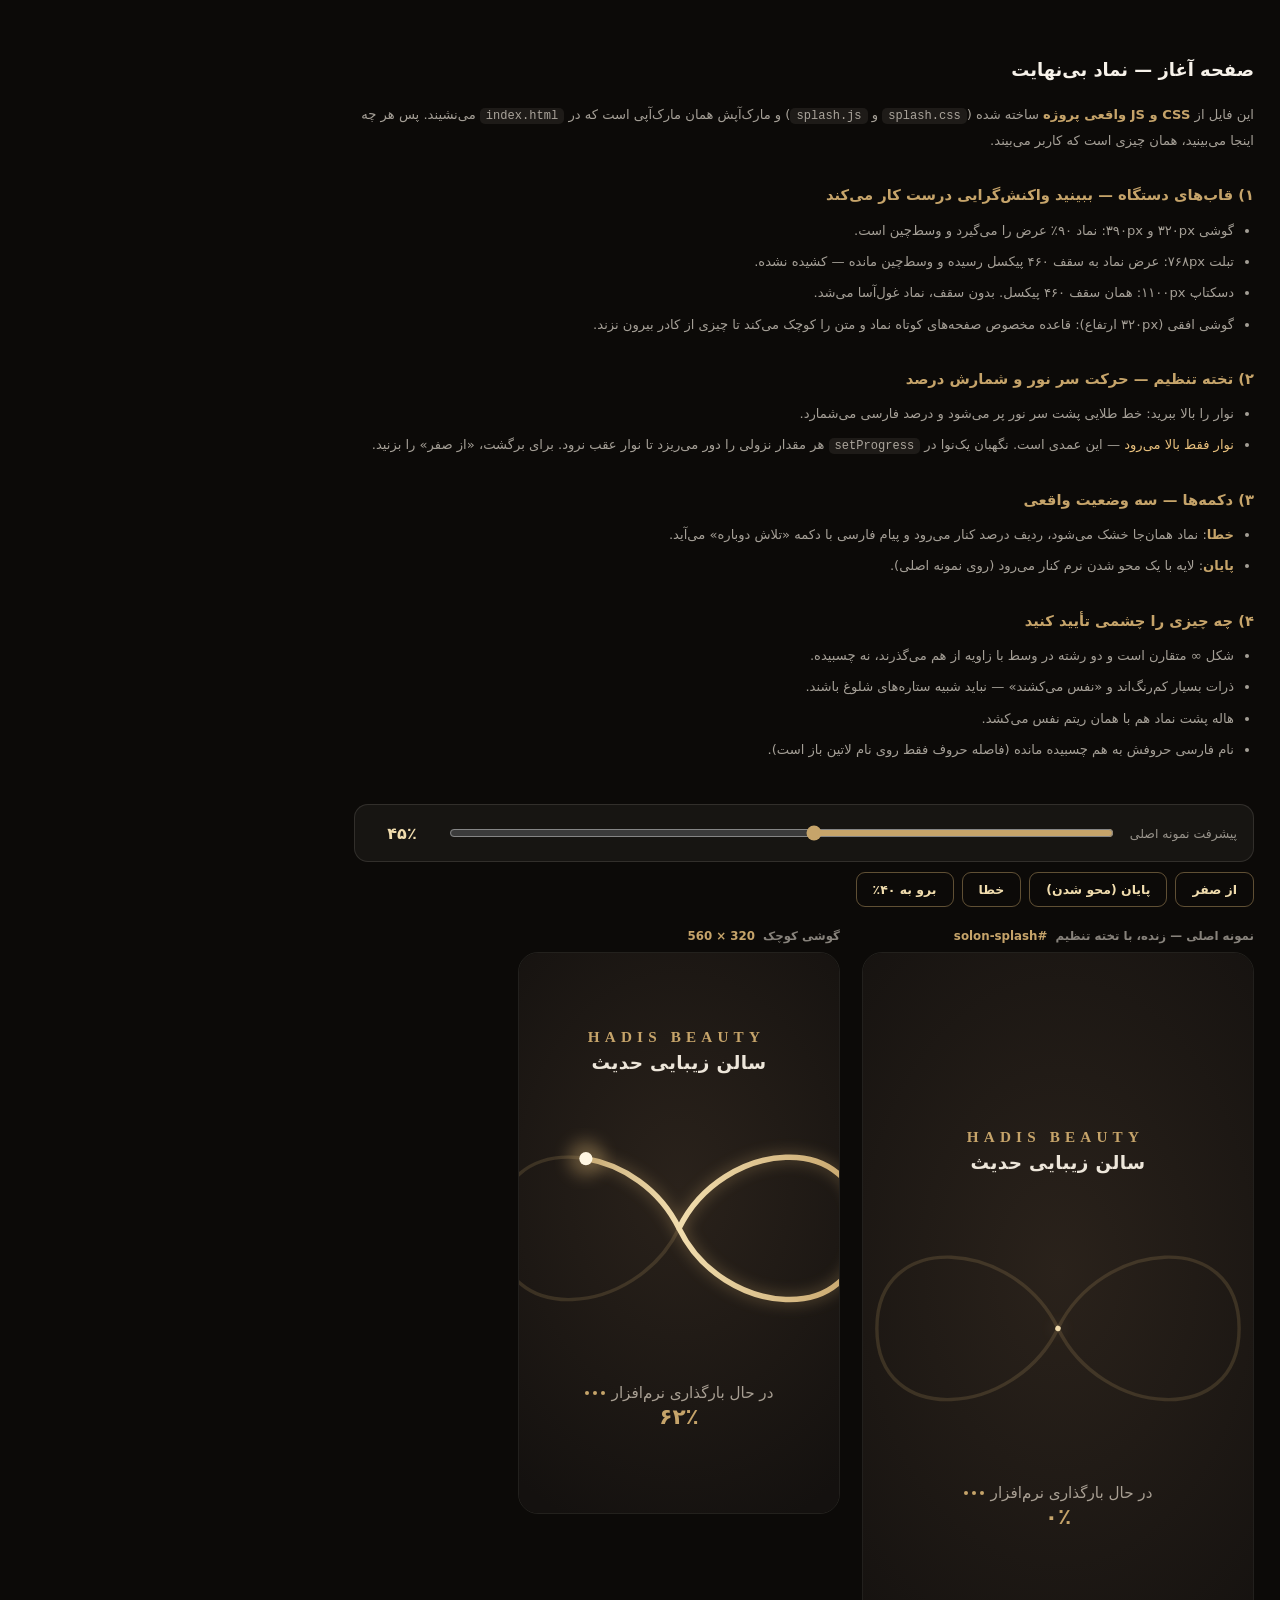
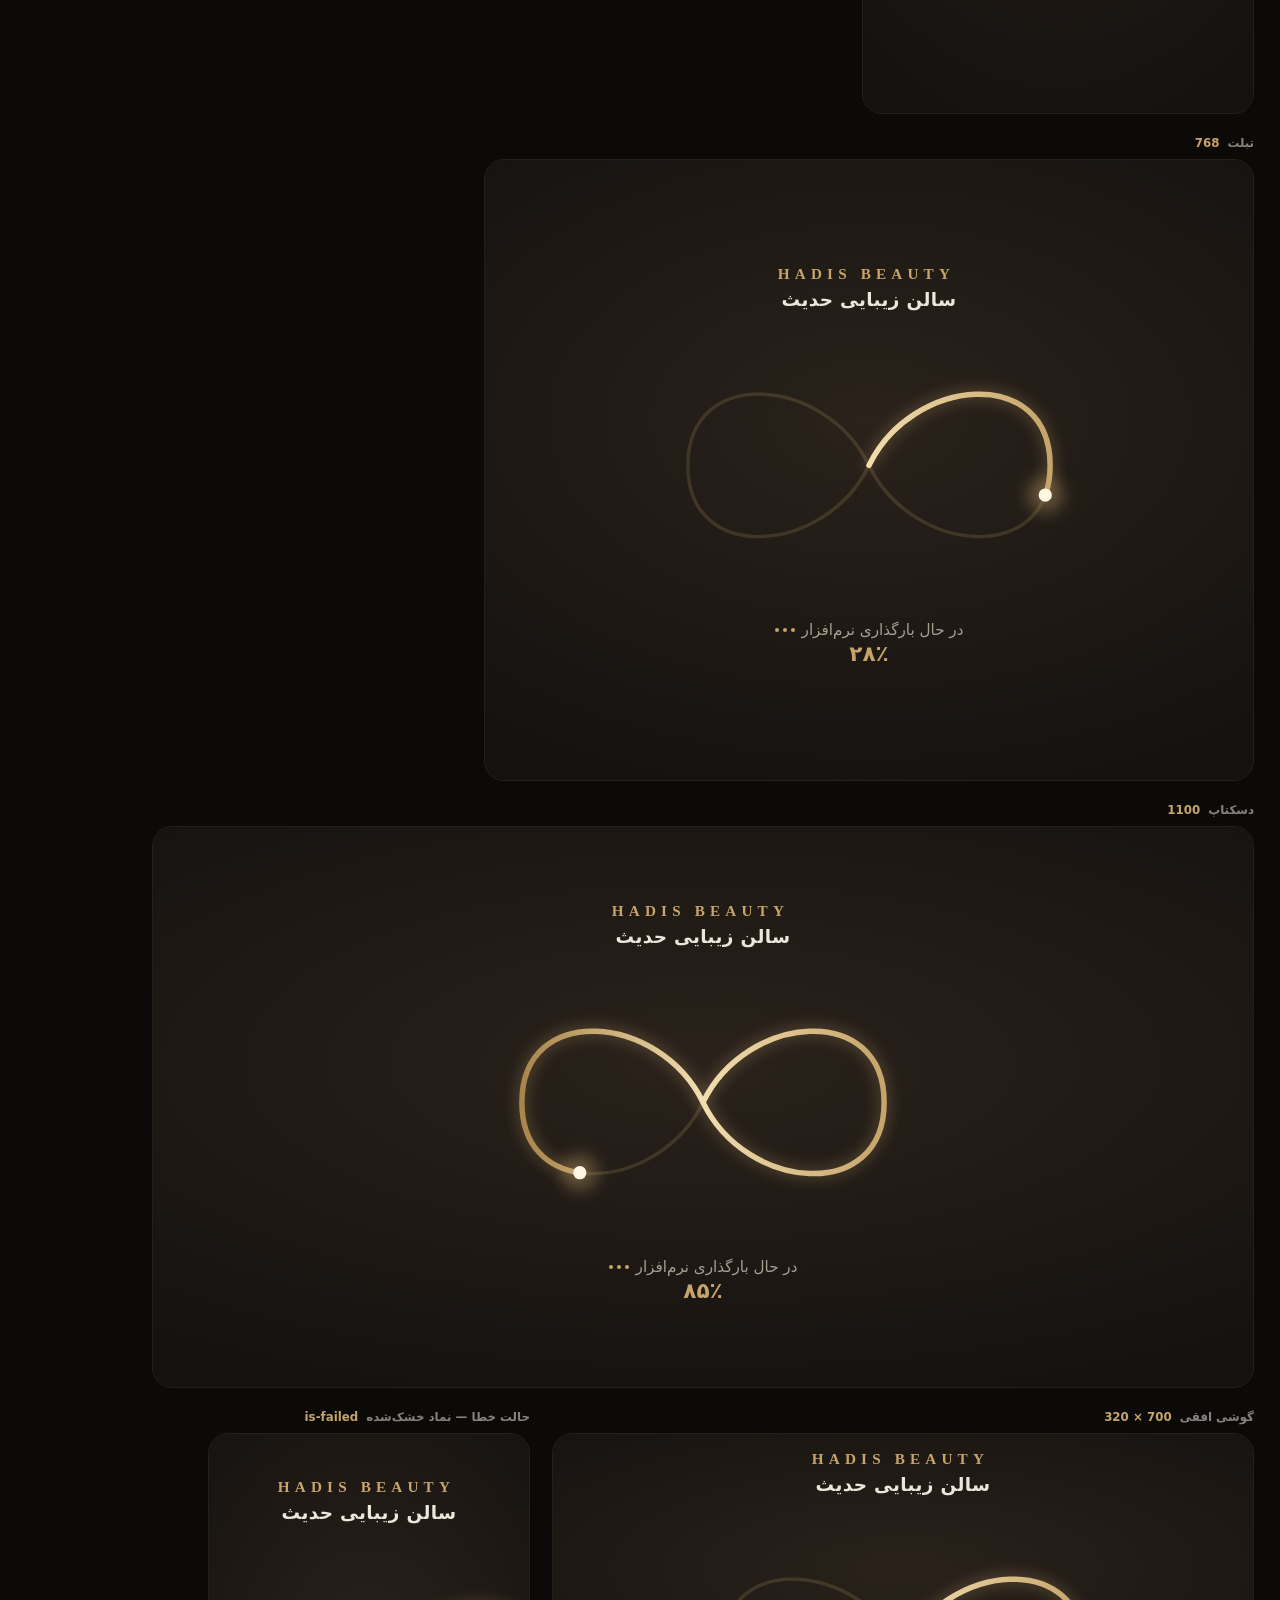
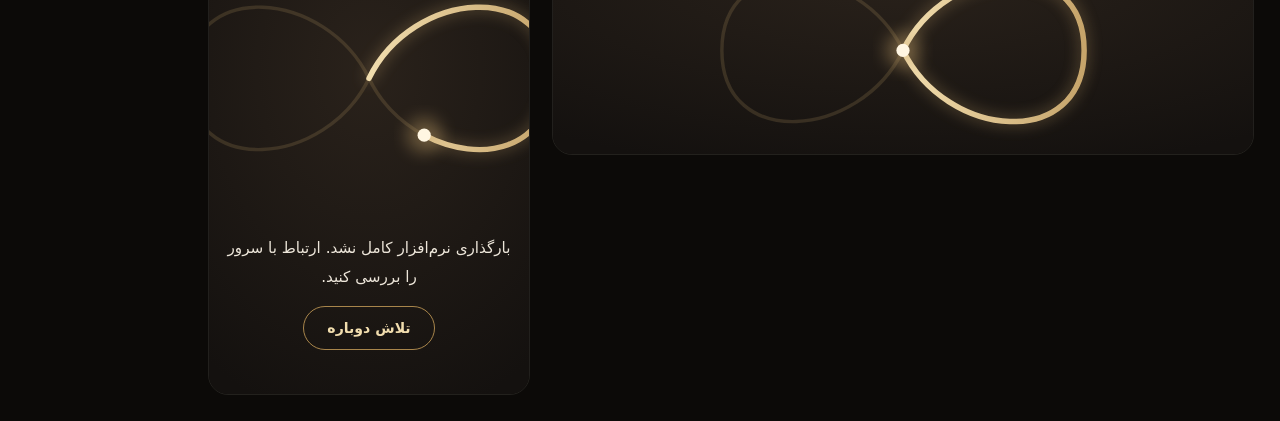
<file: splash-preview.html>
<!DOCTYPE html>
<html lang="fa" dir="rtl">
<head>
<meta charset="utf-8" />
<meta name="viewport" content="width=device-width, initial-scale=1.0, viewport-fit=cover" />
<title>صفحه آغاز — نماد بی‌نهایت | SolonBeauty</title>
<style>
/* ==========================================================================
   SolonBeauty — صفحه آغاز (Splash) با نماد بینهایت
   --------------------------------------------------------------------------
   این فایل کنار app.css بارگذاری میشود و کاملاً خودبسنده است: همه توکنهای
   رنگ داخل خودش تعریف شدهاند (روی .s-splash، نه :root). دلیل انتخاب دامنه
   بهجای :root: این فایل در همه صفحات سایت بارگذاری میشود و نباید هیچ
   متغیر سراسری یا قاعدهای را به بیرون درز بدهد. هرچه اینجاست، فقط داخل
   خود صفحه آغاز اثر دارد.

   نکته معماری: مارکآپ این صفحه مستقیماً در index.html مینشیند (نه بهعنوان
   کامپوننت رِیزور) و بهصورت خواهرِ عنصر #app قرار میگیرد، نه فرزندش.
   دلیل: Blazor با اولین رندر، محتوای #app را دور میریزد؛ پس هر چیزی که
   داخلش باشد ناپدید میشود و کاربر پرش میبیند. با قرار گرفتن بیرون، این
   صفحه از لحظه اول تا پایان کار پیوسته روی صفحه میماند.

   انیمیشنها فقط روی transform، opacity و ویژگیهای stroke اجرا میشوند:
   هیچ ویژگی چیدمانی (width/height/top/left) انیمیت نمیشود، پس هیچ جابهجایی
   چیدمانی (Layout Shift) رخ نمیدهد.
   ========================================================================== */

/* ==========================================================================
   ۱) پوسته صفحه آغاز
   ========================================================================== */
.s-splash {
    /* ---------- رنگهای برند ---------- */
    --sp-bg: #14110F;
    --sp-glow: #2A221B;
    --sp-gold: #C6A46A;
    --sp-gold-dark: #A8854B;
    --sp-gold-light: #F1DDAE;
    --sp-text: #EDE6DA;
    --sp-text-dim: #A89F93;

    /* سر نور: گرم و نزدیک به سفید. اگر همان طلایی روشن میبود، نقطه از خط
       پیشرفت جدا دیده نمیشد و حس «نور» از بین میرفت. */
    --sp-head: #FFF6E2;

    /* ---------- نماد ---------- */
    --sp-track: rgba(198, 164, 106, 0.18);   /* مسیر خالی: کمرنگ و نیمهشفاف */
    --sp-track-w: 2.4;
    --sp-line-w: 3.8;

    position: fixed;
    inset: 0;
    z-index: 9999;
    overflow: hidden;                        /* هیچ سرریز یا اسکرولی در صفحه آغاز نیست */
    display: grid;
    place-items: center;

    /* پس‌زمینه گرم و تاریک: مرکز #2A221B و لبه‌ها #14110F.
       گرادیان شعاعی و بیضی‌شکل است تا مرکز روشن زیر نماد بنشیند و چشم
       ناخودآگاه به همان‌جا کشیده شود. */
    background: radial-gradient(125% 95% at 50% 42%, var(--sp-glow) 0%, var(--sp-bg) 68%);
    color: var(--sp-text);
    font-family: Vazirmatn, Tahoma, system-ui, -apple-system, sans-serif;

    /* هدف لمس/رندر روی دستگاههای ناچدار.
       max یعنی هرکدام بزرگتر بود، همان برنده است: در گوشی معمولی ۱۶ پیکسل
       و در آیفون ناچدار مقدار درست safe-area. */
    padding-block: max(16px, env(safe-area-inset-top))
                   max(16px, env(safe-area-inset-bottom));
    padding-inline: max(16px, env(safe-area-inset-right))
                    max(16px, env(safe-area-inset-left));

    /* اگر مرورگر از dvh پشتیبانی نکند، inset:0 همین کار را میکند */
    -webkit-tap-highlight-color: transparent;
}

/* ==========================================================================
   ۲) ظرف تعریفهای SVG — یک بار برای کل سند
   --------------------------------------------------------------------------
   مسیر هندسی نماد تنها همین یک جا تعریف میشود و هر سه لایه (Track، Glow،
   Fill) با <use> به آن ارجاع میدهند. اگر مسیر را در سه جا تکرار میکردیم،
   هر اصلاح هندسی باید سه بار انجام میشد و دیر یا زود از هم میافتادند.
   width/height صفر است چون این عنصر فقط ظرف تعریف است و چیزی رسم نمیکند.
   ========================================================================== */
.s-splash__defs {
    position: absolute;
    inline-size: 0;
    block-size: 0;
    overflow: hidden;
}

/* ==========================================================================
   ۳) صحنه: ستون عمودی وسطچین
   ========================================================================== */
.s-splash__stage {
    display: flex;
    flex-direction: column;
    align-items: center;
    gap: clamp(14px, 3.5vh, 26px);
    text-align: center;
    max-inline-size: 100%;
    min-inline-size: 0;
}

/* ==========================================================================
   ۴) نماد بینهایت
   --------------------------------------------------------------------------
   اندازه: ۹۰٪ عرض صفحه، با سقف ۴۶۰ پیکسل.
   چرا سقف: روی مانیتور عریض، بیسقف گذاشتن نماد آن را به یک شکل غولآسا و
   کشیده تبدیل میکند و حس «اپلیکیشن» از بین میرود. با سقف، در تبلت و دسکتاپ
   نماد وسطچین و در اندازه درست خودش میماند.
   ارتفاع خودکار از نسبت viewBox میآید (۳۲۰×۱۸۰)، پس هرگز کشیده نمیشود.
   ========================================================================== */
.s-inf {
    display: block;
    inline-size: min(90vw, 460px);
    block-size: auto;
}

/* هر سه لایه روی یک هندسه سوارند، پس فقط رنگ و ضخامتشان فرق میکند */
.s-inf__track,
.s-inf__glow,
.s-inf__fill {
    fill: none;
    stroke-linecap: round;
    stroke-linejoin: round;
}

/* ---------- مسیر خالی ----------
   از همان ابتدا کل شکل ∞ دیده میشود تا کاربر بداند چه چیزی در انتظار اوست.
   کمرنگ و نیمهشفاف است تا با خط پیشرفت اشتباه گرفته نشود. */
.s-inf__track {
    stroke: var(--sp-track);
    stroke-width: var(--sp-track-w);
}

/* ---------- لایه تار پشت خط ----------
   حس نور میدهد. فیلتر SVG (نه filter: blur سیشیاس) چون stdDeviation در
   مختصات کاربر اثر میکند و با بزرگ و کوچک شدن نماد، هاله هم به همان نسبت
   بزرگ میشود؛ با blur سیشیاس باید در هر بریکپوینت عدد را دستی عوض میکردیم.
   dasharray و dashoffset عیناً مثل لایه اصلی است تا هاله دقیقاً زیر خط بماند. */
.s-inf__glow {
    stroke: var(--sp-gold);
    stroke-width: var(--sp-line-w);
    stroke-dasharray: 1;
    stroke-dashoffset: calc(1 - var(--inf-p, 0));
    filter: url(#solon-inf-soft);
    opacity: 0.55;
}

/* ---------- خط پیشرفت ----------
   تکنیک: pathLength="1" روی مسیر تعریف شده، پس dasharray و dashoffset در
   بازه ۰ تا ۱ کار میکنند و هیچ عدد جادویی (طول واقعی مسیر) در CSS نمیآید.
   این یعنی اگر هندسه مسیر روزی عوض شود، این قواعد دستنخورده درست میمانند.
   مقدار --inf-p از سمت جاوااسکریپت روی خود عنصر <svg> ست میشود. */
.s-inf__fill {
    stroke: url(#solon-inf-grad);
    stroke-width: var(--sp-line-w);
    stroke-dasharray: 1;
    stroke-dashoffset: calc(1 - var(--inf-p, 0));
}

/* ---------- ایستگاههای گرادیان ----------
   رنگها اینجا و از توکن میآیند، نه بهصورت کدرنگ خام روی خود عنصر stop در
   مارکآپ. دلیل: بریف میگوید هیچ کدرنگ پراکندهای نباشد. اگر روزی طلایی
   برند عوض شود، فقط :root همین فایل تغییر میکند و گرادیان خودبهخود دنبالش
   میآید. stop-color از طریق CSS در همه مرورگرهای مدرن قابل تنظیم است.
   این عناصر داخل .s-splash هستند، پس توکنها را به ارث میبرند. */
.s-inf__stop-a { stop-color: var(--sp-gold-dark); }
.s-inf__stop-b { stop-color: var(--sp-gold-light); }
.s-inf__stop-c { stop-color: var(--sp-gold); }

/* ==========================================================================
   ۵) سر نور
   --------------------------------------------------------------------------
   موقعیت این گروه با getPointAtLength محاسبه و با transform جابهجا میشود.
   transform انتخاب شده چون روی مسیر انیمیشن، مرورگر فقط لایه را جابهجا
   میکند و هیچ چیدمانی دوباره حساب نمیشود.
   مختصات اولیه در مارکآپ روی مرکز تقاطع ست شده تا پیش از اجرای
   جاوااسکریپت، نقطه در گوشه ۰٬۰ (بیرون نماد) دیده نشود.
   ========================================================================== */
.s-inf__head {
    transition: opacity 300ms ease-out;
}

.s-inf__head-halo {
    fill: var(--sp-gold);
    opacity: 0.34;
    filter: url(#solon-inf-soft);
}

.s-inf__head-core {
    fill: var(--sp-head);                   /* گرم و نزدیک به سفید تا «سر نور» خوانده شود */
}

/* ==========================================================================
   ۶) احترام به prefers-reduced-motion
   --------------------------------------------------------------------------
   نرمسازی حرکت در جاوااسکریپت خاموش میشود (نه اینجا) تا پیشرفت واقعی
   همچنان نمایش داده شود. اینجا فقط گذارهای تزئینی حذف میشوند.
   ========================================================================== */
@media (prefers-reduced-motion: reduce) {
    .s-inf__head {
        transition: none;
    }
}

/* ==========================================================================
   ۷) هاله نفس‌کش پشت نماد و ذرات
   --------------------------------------------------------------------------
   هر دو عنصر تزئینی‌اند: pointer-events خاموش و aria-hidden در مارک‌آپ، تا
   نه کلیک کاربر را بگیرند و نه به صفحه‌خوان‌ها اعلام شوند.
   ========================================================================== */

/* هاله طلاییِ بسیار نرم پشت نماد. با همان ریتم ذرات نفس می‌کشد تا کل صفحه
   یک حرکت واحد حس شود، نه چند انیمیشن جدا. */
.s-splash__glow {
    position: absolute;
    inset: 0;
    pointer-events: none;
    background: radial-gradient(46% 38% at 50% 44%, var(--sp-glow-gold), transparent 70%);
    animation: s-glow-breathe 9s ease-in-out infinite;
}

@keyframes s-glow-breathe {
    0%, 100% { opacity: 0.6; transform: scale(1); }
    50%      { opacity: 1;    transform: scale(1.08); }
}

/* ---------- ذرات ----------
   بریف می‌گوید «ذرات بسیار ریز و کم‌رنگ، فقط با CSS، بدون جاوااسکریپت سنگین».
   راه‌حل: هر لایه یک عنصر است که چند گرادیان شعاعی به‌عنوان پس‌زمینه دارد.
   یعنی ۲۴ ذره با سه گره DOM رسم می‌شود — نه ۲۴ عنصر جدا. حرکت هر لایه هم
   یک transform روی همان یک عنصر است، پس بار رندر ناچیز می‌ماند.
   inset منفی است تا ذرات تا بیرون کادر هم پخش شوند و لبه‌ها خالی نمانند. */
.s-splash__particles {
    position: absolute;
    inset: 0;
    pointer-events: none;
    opacity: 0.7;
}

.s-splash__particles i {
    position: absolute;
    inset: -12%;
    display: block;
    background-repeat: no-repeat;
    animation: s-breathe var(--dur, 12s) ease-in-out infinite;
    animation-delay: var(--delay, 0s);
}

@keyframes s-breathe {
    0%, 100% { opacity: 0.35; transform: translate3d(0, 0, 0) scale(1); }
    50%      { opacity: 0.9;  transform: translate3d(0, -6px, 0) scale(1.05); }
}

/* لایه یک: ذرات ریز و نزدیک */
.s-splash__particles i:nth-child(1) {
    --dur: 11s;
    --delay: 0s;
    background-image:
        radial-gradient(circle, var(--sp-dot) 0 38%, transparent 62%),
        radial-gradient(circle, var(--sp-dot) 0 38%, transparent 62%),
        radial-gradient(circle, var(--sp-dot) 0 38%, transparent 62%),
        radial-gradient(circle, var(--sp-dot) 0 38%, transparent 62%),
        radial-gradient(circle, var(--sp-dot) 0 38%, transparent 62%),
        radial-gradient(circle, var(--sp-dot) 0 38%, transparent 62%),
        radial-gradient(circle, var(--sp-dot) 0 38%, transparent 62%),
        radial-gradient(circle, var(--sp-dot) 0 38%, transparent 62%);
    background-size: 3px 3px, 2px 2px, 3px 3px, 2px 2px, 3px 3px, 2px 2px, 3px 3px, 2px 2px;
    background-position: 8% 18%, 22% 74%, 37% 31%, 55% 11%,
                         68% 83%, 84% 42%, 93% 66%, 14% 47%;
}

/* لایه دو: ذرات متوسط و کمی درشت‌تر، با ریتم کندتر */
.s-splash__particles i:nth-child(2) {
    --dur: 14s;
    --delay: -3s;
    opacity: 0.75;
    background-image:
        radial-gradient(circle, var(--sp-dot) 0 42%, transparent 64%),
        radial-gradient(circle, var(--sp-dot) 0 42%, transparent 64%),
        radial-gradient(circle, var(--sp-dot) 0 42%, transparent 64%),
        radial-gradient(circle, var(--sp-dot) 0 42%, transparent 64%),
        radial-gradient(circle, var(--sp-dot) 0 42%, transparent 64%),
        radial-gradient(circle, var(--sp-dot) 0 42%, transparent 64%);
    background-size: 4px 4px, 3px 3px, 4px 4px, 3px 3px, 4px 4px, 3px 3px;
    background-position: 5% 62%, 31% 12%, 46% 88%, 62% 28%, 78% 58%, 96% 22%;
}

/* لایه سه: ذرات دور و کم‌رنگ — عمق می‌دهد بدون اینکه شلوغ شود */
.s-splash__particles i:nth-child(3) {
    --dur: 17s;
    --delay: -7s;
    opacity: 0.5;
    background-image:
        radial-gradient(circle, var(--sp-dot) 0 46%, transparent 68%),
        radial-gradient(circle, var(--sp-dot) 0 46%, transparent 68%),
        radial-gradient(circle, var(--sp-dot) 0 46%, transparent 68%),
        radial-gradient(circle, var(--sp-dot) 0 46%, transparent 68%),
        radial-gradient(circle, var(--sp-dot) 0 46%, transparent 68%);
    background-size: 5px 5px, 6px 6px, 5px 5px, 6px 6px, 5px 5px;
    background-position: 12% 86%, 27% 52%, 51% 6%, 72% 71%, 88% 34%;
}

/* ==========================================================================
   ۸) برند، متن بارگذاری و درصد
   ========================================================================== */
.s-splash__brand {
    display: flex;
    flex-direction: column;
    align-items: center;
    gap: 6px;
    margin: 0;
}

/* نام لاتین با فاصله‌ی حروف باز.
   چرا فاصله‌ی باز روی نام لاتین و نه نام فارسی: خط فارسی پیوسته است و
   letter-spacing بین حروفِ یک کلمه فاصله می‌اندازد و اتصال حروف را می‌شکند.
   پس اثر بصری موردنظر بریف روی نام لاتین اجرا می‌شود و نام فارسی با
   فاصله‌ی بسیار کم و امن می‌آید. */
/* شبکه ایمنی برای داده واقعی: نام سالن از دیتابیس می‌آید و تا ۱۰۰ نویسه
   می‌تواند باشد. اگر بلندتر از عرض صفحه باشد، این دو خط در مرز کادر
   می‌شکنند و هرگز سرریز افقی نمی‌سازند. break-word فقط وقتی لازم شد
   می‌شکند، پس کلمه‌های معمولی سالم می‌مانند. */
.s-splash__brand-name,
.s-splash__brand-latin {
    max-inline-size: 100%;
    overflow-wrap: break-word;
}

.s-splash__brand-latin {
    font-family: 'Playfair Display', Georgia, 'Times New Roman', serif;
    font-size: clamp(0.78rem, 3.1vw, 0.95rem);
    font-weight: 700;
    letter-spacing: 0.34em;
    /* letter-spacing در پایان خط یک فاصله اضافه می‌گذارد که متن را نسبت به
       مرکز نامتقارن می‌کند؛ این padding آن را جبران می‌کند. */
    padding-inline-start: 0.34em;
    text-transform: uppercase;
    color: var(--sp-gold);
}

.s-splash__brand-name {
    font-size: clamp(0.95rem, 3.8vw, 1.15rem);
    font-weight: 700;
    letter-spacing: 0.02em;
    color: var(--sp-text);
}

.s-splash__brand-logo {
    max-inline-size: min(46vw, 168px);
    max-block-size: 62px;
    block-size: auto;
    object-fit: contain;
}

/* ---------- ردیف وضعیت ---------- */
.s-splash__status {
    display: flex;
    flex-direction: column;
    align-items: center;
    gap: 2px;
    margin: 0;
}

.s-splash__loading {
    margin: 0;
    font-size: clamp(0.82rem, 3.4vw, 0.95rem);
    font-weight: 500;
    /* کم‌رنگ‌تر از نام برند: سلسله‌مراتب «نام سالن مهم‌تر از ردیف وضعیت
       است». کنتراست #A89F93 روی مرکز گرادیان ۶:۱ است، پس همچنان بالای ۴٫۵. */
    color: var(--sp-text-dim);
}

/* سه نقطه‌ی متحرک. هر نقطه با تأخیر ۰٫۱۸ ثانیه‌ای پشت سر هم بالا می‌آید،
   پس چشم یک حرکت پیوسته می‌بیند نه سه پرش جدا. */
.s-splash__dots {
    display: inline-flex;
    gap: 4px;
    margin-inline-start: 7px;
    vertical-align: middle;
}

.s-splash__dots b {
    inline-size: 4px;
    block-size: 4px;
    border-radius: 50%;
    background: var(--sp-gold);
    animation: s-dot 1.2s ease-in-out infinite;
}

.s-splash__dots b:nth-child(2) { animation-delay: 0.18s; }
.s-splash__dots b:nth-child(3) { animation-delay: 0.36s; }

@keyframes s-dot {
    0%, 60%, 100% { opacity: 0.3; transform: translateY(0); }
    30%           { opacity: 1;   transform: translateY(-4px); }
}

/* ---------- درصد ----------
   رقم‌ها از سمت جاوااسکریپت به رقم فارسی تبدیل و اینجا نوشته می‌شوند.
   tabular-nums مهم است: بدون آن، عرض رقم‌ها موقع شمردن تغییر می‌کند و
   عدد می‌لرزد. font-variant-numeric با ارقام فارسی هم کار می‌کند. */
.s-splash__pct {
    margin: 0;
    font-size: clamp(1.05rem, 4.4vw, 1.35rem);
    font-weight: 800;
    color: var(--sp-gold);
    font-variant-numeric: tabular-nums;
    font-feature-settings: "tnum" 1;
    min-block-size: 1.6em;                   /* جای عدد از قبل رزرو است تا چیدمان نلرزد */
}

/* متن فقط برای صفحه‌خوان.
   چرا لازم است: عدد روی صفحه در هر تغییر یک درصد بازنویسی می‌شود؛ اگر خودش
   داخل ناحیه زنده باشد، صفحه‌خوان تا ۱۰۰ اعلام پشت سر هم می‌کند. پس عدد
   دیده‌شدنی از درخت دسترس‌پذیری کنار گذاشته شده و این عنصر پنهان — که در
   همان ناحیه زنده است — فقط سر هر ۱۰ درصد یک اعلام تازه می‌دهد. */
.s-splash__sr {
    position: absolute;
    inline-size: 1px;
    block-size: 1px;
    padding: 0;
    margin: -1px;
    overflow: hidden;
    clip-path: inset(50%);
    white-space: nowrap;
    border: 0;
}

/* ==========================================================================
   ۹) حالت خطا
   --------------------------------------------------------------------------
   نماد همان‌جا که هست خشک می‌شود (جاوااسکریپت حلقه را متوقف می‌کند)، متن
   بارگذاری و درصد کنار می‌روند و پیام ساده فارسی با دکمه تلاش دوباره می‌آید.
   ========================================================================== */
.s-splash__error {
    display: flex;
    flex-direction: column;
    align-items: center;
    gap: 14px;
    margin: 0;
}

.s-splash__error[hidden] { display: none; }

.s-splash__error-msg {
    margin: 0;
    /* اندازه سطر خوانا برای پیام وسط‌چین: نه یک خط بسیار بلند روی دسکتاپ،
       نه شکستن زودهنگام روی گوشی. */
    max-inline-size: min(100%, 38ch);
    font-size: clamp(0.82rem, 3.4vw, 0.95rem);
    line-height: 1.9;
    color: var(--sp-danger);
}

/* دکمه تلاش دوباره: حداقل ۴۴ پیکسل ارتفاع برای هدف لمس (معیار بریف) */
.s-splash__retry {
    min-block-size: 44px;
    min-inline-size: 132px;
    padding: 0 22px;
    border-radius: 999px;
    border: 1px solid var(--sp-gold-dark);
    background: transparent;
    color: var(--sp-gold-light);
    font-family: inherit;
    font-size: 0.88rem;
    font-weight: 700;
    cursor: pointer;
    transition: background-color 180ms ease, transform 180ms ease;
}

.s-splash__retry:hover { background: var(--sp-gold-tint); }
.s-splash__retry:active { transform: scale(0.97); }

.s-splash__retry:focus-visible {
    outline: 2px solid var(--sp-gold-light);
    outline-offset: 3px;
}

/* وقتی خطا رخ داده، ردیف وضعیت جایش را به پیام خطا می‌دهد */
.s-splash.is-failed .s-splash__status { display: none; }

/* ==========================================================================
   ۱۰) پایان کار
   --------------------------------------------------------------------------
   محو شدن نرم به صفحه بعدی. فقط opacity انیمیت می‌شود (بدون جابه‌جایی
   چیدمانی) و پس از پایان گذار، visibility از دسترس خارج می‌شود تا این لایه
   دیگر هیچ کلیکی را نگیرد.
   ========================================================================== */
.s-splash.is-done {
    opacity: 0;
    visibility: hidden;
    transition: opacity 460ms ease, visibility 0s linear 460ms;
    pointer-events: none;
}

/* ==========================================================================
   ۱۱) صفحه‌های کوتاه — گوشی در حالت افقی
   --------------------------------------------------------------------------
   در حالت افقی، ارتفاع کم است و نماد ۹۰vw بیش از حد بزرگ می‌شود و متن‌ها
   از کادر بیرون می‌زنند. اینجا هر دو کوچک می‌شوند تا همه‌چیز جا شود.
   پوسته overflow:hidden است، پس حتی در بدترین حالت اسکرول یا سرریز افقی
   رخ نمی‌دهد؛ این قاعده فقط از بریدگی جلوگیری می‌کند.
   ========================================================================== */
@media (max-height: 520px) {
    .s-inf { inline-size: min(46vw, 320px); }
    .s-splash__stage { gap: 10px; }
    .s-splash__pct { font-size: 1rem; min-block-size: 1.3em; }
}

/* ==========================================================================
   ۱۲) احترام به prefers-reduced-motion
   --------------------------------------------------------------------------
   همه انیمیشن‌های تزئینی خاموش می‌شوند: ذرات، هاله، نقطه‌های متحرک.
   پیشرفت واقعی بارگذاری همچنان نمایش داده می‌شود — نرم‌سازی حرکت در
   جاوااسکریپت خاموش می‌شود (نه اینجا) و نوار مقدار واقعی را نشان می‌دهد.
   ========================================================================== */
@media (prefers-reduced-motion: reduce) {
    .s-inf__head { transition: none; }
    .s-splash__glow,
    .s-splash__particles i,
    .s-splash__dots b { animation: none; }
    .s-splash__particles i:nth-child(1) { opacity: 0.5; }
    .s-splash__particles i:nth-child(2) { opacity: 0.4; }
    .s-splash__particles i:nth-child(3) { opacity: 0.3; }
    .s-splash__dots b { opacity: 0.6; }
    .s-splash__retry { transition: none; }
}


/* ==========================================================================
   چیدمان خودِ صفحه پیش‌نمایش — بخشی از اپ نیست
   ========================================================================== */
body {
    margin: 0;
    background: #0C0A08;
    color: #EDE6DA;
    font-family: 'Vazirmatn', Tahoma, system-ui, sans-serif;
    -webkit-font-smoothing: antialiased;
}

.wrap { max-width: 1500px; margin: 0 auto; padding: 26px; }

.note {
    max-width: 900px; padding: 26px 0 10px;
    font-size: .82rem; line-height: 2; color: rgba(237,230,218,.68);
}
.note h1 { margin: 0 0 14px; font-size: 1.12rem; color: #F7F2EA; font-weight: 800; }
.note h2 { margin: 26px 0 8px; font-size: .92rem; color: #C6A46A; font-weight: 700; }
.note strong { color: #C6A46A; font-weight: 700; }
.note code {
    font-family: ui-monospace, SFMono-Regular, Menlo, monospace;
    background: rgba(237,230,218,.08); padding: 1px 6px; border-radius: 5px; font-size: .92em;
}
.note ul { margin: 8px 0 0; padding-inline-start: 20px; }
.note li { margin-block-end: 5px; }
.note .ok { color: #8FCB9B; }
.note .warn { color: #E8C07D; }

/* قاب آزمایش: اندازه‌های واقعی دستگاه‌ها.
   .s-splash در اپ fixed است؛ اینجا absolute می‌شود تا داخل قاب بماند. */
.frames { display: flex; flex-wrap: wrap; gap: 22px; align-items: flex-start; margin-top: 22px; }
.frame { display: flex; flex-direction: column; gap: 9px; }
.frame-label {
    font-size: .74rem; font-weight: 700; color: rgba(237,230,218,.55);
    display: flex; align-items: center; gap: 8px;
}
.frame-label b { color: #C6A46A; font-variant-numeric: tabular-nums; }

.lab {
    position: relative;
    border-radius: 20px;
    border: 1px solid rgba(237,230,218,.1);
    overflow: hidden;
    flex: none;
}
.lab .s-splash { position: absolute; }

/* عرض‌های واقعی دستگاه‌ها */
.w320 { inline-size: 320px; block-size: 560px; }
.w390 { inline-size: 390px; block-size: 760px; }
.w768 { inline-size: 768px; block-size: 620px; }
.w1100 { inline-size: 1100px; block-size: 560px; }
.h320 { inline-size: 700px; block-size: 320px; }   /* گوشی افقی */

/* تخته تنظیم زنده */
.scrub { margin-top: 26px; max-width: 900px; }
.scrub-row {
    display: flex; align-items: center; gap: 14px;
    background: rgba(237,230,218,.05);
    border: 1px solid rgba(237,230,218,.12);
    border-radius: 14px; padding: 14px 16px;
}
.scrub input[type="range"] { flex: 1; accent-color: #C6A46A; height: 24px; cursor: pointer; }
.scrub-val {
    min-inline-size: 62px; text-align: center; font-weight: 800;
    color: #F1DDAE; font-variant-numeric: tabular-nums;
}
.scrub-btns { display: flex; gap: 8px; margin-top: 10px; flex-wrap: wrap; }
.scrub-btns button {
    font-family: inherit; font-size: .78rem; font-weight: 700;
    padding: 9px 16px; border-radius: 9px; cursor: pointer;
    border: 1px solid rgba(198,164,106,.45); background: transparent; color: #F1DDAE;
}
.scrub-btns button:hover { background: rgba(198,164,106,.14); }
</style>
</head>
<body>
<div class="wrap">

<div class="note">
    <h1>صفحه آغاز — نماد بی‌نهایت</h1>
    <p>
        این فایل از <strong>CSS و JS واقعی پروژه</strong> ساخته شده
        (<code>splash.css</code> و <code>splash.js</code>) و مارک‌آپش همان مارک‌آپی است
        که در <code>index.html</code> می‌نشیند. پس هر چه اینجا می‌بینید، همان چیزی است
        که کاربر می‌بیند.
    </p>

    <h2>۱) قاب‌های دستگاه — ببینید واکنش‌گرایی درست کار می‌کند</h2>
    <ul>
        <li>گوشی ۳۲۰px و ۳۹۰px: نماد ۹۰٪ عرض را می‌گیرد و وسط‌چین است.</li>
        <li>تبلت ۷۶۸px: عرض نماد به سقف ۴۶۰ پیکسل رسیده و وسط‌چین مانده — کشیده نشده.</li>
        <li>دسکتاپ ۱۱۰۰px: همان سقف ۴۶۰ پیکسل. بدون سقف، نماد غول‌آسا می‌شد.</li>
        <li>گوشی افقی (۳۲۰px ارتفاع): قاعده مخصوص صفحه‌های کوتاه نماد و متن را
        کوچک می‌کند تا چیزی از کادر بیرون نزند.</li>
    </ul>

    <h2>۲) تخته تنظیم — حرکت سر نور و شمارش درصد</h2>
    <ul>
        <li>نوار را بالا ببرید: خط طلایی پشت سر نور پر می‌شود و درصد فارسی می‌شمارد.</li>
        <li><span class="warn">نوار فقط بالا می‌رود</span> — این عمدی است. نگهبان یک‌نوا
        در <code>setProgress</code> هر مقدار نزولی را دور می‌ریزد تا نوار عقب نرود.
        برای برگشت، «از صفر» را بزنید.</li>
    </ul>

    <h2>۳) دکمه‌ها — سه وضعیت واقعی</h2>
    <ul>
        <li><strong>خطا</strong>: نماد همان‌جا خشک می‌شود، ردیف درصد کنار می‌رود و پیام
        فارسی با دکمه «تلاش دوباره» می‌آید.</li>
        <li><strong>پایان</strong>: لایه با یک محو شدن نرم کنار می‌رود (روی نمونه اصلی).</li>
    </ul>

    <h2>۴) چه چیزی را چشمی تأیید کنید</h2>
    <ul>
        <li>شکل ∞ متقارن است و دو رشته در وسط با زاویه از هم می‌گذرند، نه چسبیده.</li>
        <li>ذرات بسیار کم‌رنگ‌اند و «نفس می‌کشند» — نباید شبیه ستاره‌های شلوغ باشند.</li>
        <li>هاله پشت نماد هم با همان ریتم نفس می‌کشد.</li>
        <li>نام فارسی حروفش به هم چسبیده مانده (فاصله حروف فقط روی نام لاتین باز است).</li>
    </ul>
</div>

<div class="scrub">
    <div class="scrub-row">
        <span style="font-size:.78rem;color:rgba(237,230,218,.6)">پیشرفت نمونه اصلی</span>
        <input type="range" id="scrub" min="0" max="1" step="0.01" value="0.45"
               aria-label="تنظیم دستی پیشرفت" />
        <span class="scrub-val" id="scrubval">۴۵٪</span>
    </div>
    <div class="scrub-btns">
        <button type="button" id="btn-reset">از صفر</button>
        <button type="button" id="btn-finish">پایان (محو شدن)</button>
        <button type="button" id="btn-fail">خطا</button>
        <button type="button" id="btn-40">برو به ۴۰٪</button>
    </div>
</div>

<div class="frames">
    <div class="frame">
        <span class="frame-label">نمونه اصلی — زنده، با تخته تنظیم <b>#solon-splash</b></span>
        <div class="lab w390"><div class="s-splash" id="solon-splash" data-progress="0">
  <svg class="s-splash__defs" width="0" height="0" aria-hidden="true" focusable="false">
    <defs>
      <!-- تنها تعریف هندسه در کل سند. هر سه لایه با use به همین ارجاع می‌دهند.
           pathLength="1" یعنی dasharray و dashoffset در بازه ۰ تا ۱ کار می‌کنند
           و هیچ عدد جادویی طول مسیر در CSS نمی‌آید. -->
      <path class="s-inf__geom" id="solon-inf-path" pathLength="1" fill="none" d="M160 90 C190 28 286 20 286 90 C286 160 190 152 160 90 C130 28 34 20 34 90 C34 160 130 152 160 90" />

      <linearGradient id="solon-inf-grad" x1="0" y1="0" x2="1" y2="0">
        <!-- رنگ‌ها از CSS می‌آیند تا هیچ کدرنگ خامی در مارک‌آپ نماند -->
        <stop class="s-inf__stop-a" offset="0" />
        <stop class="s-inf__stop-b" offset=".5" />
        <stop class="s-inf__stop-c" offset="1" />
      </linearGradient>

      <filter id="solon-inf-soft" x="-30%" y="-30%" width="160%" height="160%">
        <feGaussianBlur stdDeviation="5" />
      </filter>
    </defs>
  </svg>

  <!-- تزئینی: هاله نفس‌کش و ذرات. aria-hidden چون هیچ اطلاعاتی حمل نمی‌کنند -->
  <div class="s-splash__glow" aria-hidden="true"></div>
  <div class="s-splash__particles" aria-hidden="true"><i></i><i></i><i></i></div>

  <div class="s-splash__stage">
    <div class="s-splash__brand">
      <!-- لوگو از Tbl_SalonSetting.LogoUrl می‌آید. تا وقتی تصویر واقعاً بار
           نشده hidden است، پس هرگز کادر خالی دیده نمی‌شود. -->
      <img class="s-splash__brand-logo" data-logo alt="" hidden />
      <span class="s-splash__brand-latin" data-brand-latin>HADIS BEAUTY</span>
      <span class="s-splash__brand-name" data-brand>سالن زیبایی حدیث</span>
    </div>

    <svg class="s-inf" viewBox="0 0 320 180" role="presentation" aria-hidden="true" focusable="false">
      <use class="s-inf__track" href="#solon-inf-path" />
      <use class="s-inf__glow" href="#solon-inf-path" />
      <use class="s-inf__fill" href="#solon-inf-path" />
      <!-- نقطه شروع همان مرکز تقاطع ست شده تا پیش از اجرای جاوااسکریپت در
           گوشه ۰٬۰ (بیرون نماد) دیده نشود. -->
      <g class="s-inf__head" style="transform: translate(160px, 90px)">
        <circle class="s-inf__head-halo" r="13" cx="0" cy="0" />
        <circle class="s-inf__head-core" r="4.6" cx="0" cy="0" />
      </g>
    </svg>

    <!-- role=status + aria-live: متن و درصد به‌عنوان یک وضعیت زنده اعلام می‌شوند.
         عدد دیده‌شدنی aria-hidden است چون صدها بار بازنویسی می‌شود؛ اعلام‌ها از
         عنصر پنهان s-splash__sr می‌آید که فقط سر هر ۱۰ درصد عوض می‌شود. -->
    <div class="s-splash__status" role="status" aria-live="polite">
      <p class="s-splash__loading">در حال بارگذاری نرم‌افزار<i class="s-splash__dots" aria-hidden="true"><b></b><b></b><b></b></i></p>
      <p class="s-splash__pct" aria-hidden="true"><span data-pct>۰٪</span></p>
      <span class="s-splash__sr" data-sr></span>
    </div>

    <div class="s-splash__error" data-error hidden>
      <p class="s-splash__error-msg" data-error-msg>بارگذاری نرم‌افزار کامل نشد. ارتباط با سرور را بررسی کنید.</p>
      <button type="button" class="s-splash__retry" data-retry>تلاش دوباره</button>
    </div>
  </div>
</div></div>
    </div>
    <div class="frame">
        <span class="frame-label">گوشی کوچک <b>320 × 560</b></span>
        <div class="lab w320"><div class="s-splash" data-progress="0.62">
  

  <!-- تزئینی: هاله نفس‌کش و ذرات. aria-hidden چون هیچ اطلاعاتی حمل نمی‌کنند -->
  <div class="s-splash__glow" aria-hidden="true"></div>
  <div class="s-splash__particles" aria-hidden="true"><i></i><i></i><i></i></div>

  <div class="s-splash__stage">
    <div class="s-splash__brand">
      <!-- لوگو از Tbl_SalonSetting.LogoUrl می‌آید. تا وقتی تصویر واقعاً بار
           نشده hidden است، پس هرگز کادر خالی دیده نمی‌شود. -->
      <img class="s-splash__brand-logo" data-logo alt="" hidden />
      <span class="s-splash__brand-latin" data-brand-latin>HADIS BEAUTY</span>
      <span class="s-splash__brand-name" data-brand>سالن زیبایی حدیث</span>
    </div>

    <svg class="s-inf" viewBox="0 0 320 180" role="presentation" aria-hidden="true" focusable="false">
      <use class="s-inf__track" href="#solon-inf-path" />
      <use class="s-inf__glow" href="#solon-inf-path" />
      <use class="s-inf__fill" href="#solon-inf-path" />
      <!-- نقطه شروع همان مرکز تقاطع ست شده تا پیش از اجرای جاوااسکریپت در
           گوشه ۰٬۰ (بیرون نماد) دیده نشود. -->
      <g class="s-inf__head" style="transform: translate(160px, 90px)">
        <circle class="s-inf__head-halo" r="13" cx="0" cy="0" />
        <circle class="s-inf__head-core" r="4.6" cx="0" cy="0" />
      </g>
    </svg>

    <!-- role=status + aria-live: متن و درصد به‌عنوان یک وضعیت زنده اعلام می‌شوند.
         عدد دیده‌شدنی aria-hidden است چون صدها بار بازنویسی می‌شود؛ اعلام‌ها از
         عنصر پنهان s-splash__sr می‌آید که فقط سر هر ۱۰ درصد عوض می‌شود. -->
    <div class="s-splash__status" role="status" aria-live="polite">
      <p class="s-splash__loading">در حال بارگذاری نرم‌افزار<i class="s-splash__dots" aria-hidden="true"><b></b><b></b><b></b></i></p>
      <p class="s-splash__pct" aria-hidden="true"><span data-pct>۰٪</span></p>
      <span class="s-splash__sr" data-sr></span>
    </div>

    <div class="s-splash__error" data-error hidden>
      <p class="s-splash__error-msg" data-error-msg>بارگذاری نرم‌افزار کامل نشد. ارتباط با سرور را بررسی کنید.</p>
      <button type="button" class="s-splash__retry" data-retry>تلاش دوباره</button>
    </div>
  </div>
</div></div>
    </div>
    <div class="frame">
        <span class="frame-label">تبلت <b>768</b></span>
        <div class="lab w768"><div class="s-splash" data-progress="0.28">
  

  <!-- تزئینی: هاله نفس‌کش و ذرات. aria-hidden چون هیچ اطلاعاتی حمل نمی‌کنند -->
  <div class="s-splash__glow" aria-hidden="true"></div>
  <div class="s-splash__particles" aria-hidden="true"><i></i><i></i><i></i></div>

  <div class="s-splash__stage">
    <div class="s-splash__brand">
      <!-- لوگو از Tbl_SalonSetting.LogoUrl می‌آید. تا وقتی تصویر واقعاً بار
           نشده hidden است، پس هرگز کادر خالی دیده نمی‌شود. -->
      <img class="s-splash__brand-logo" data-logo alt="" hidden />
      <span class="s-splash__brand-latin" data-brand-latin>HADIS BEAUTY</span>
      <span class="s-splash__brand-name" data-brand>سالن زیبایی حدیث</span>
    </div>

    <svg class="s-inf" viewBox="0 0 320 180" role="presentation" aria-hidden="true" focusable="false">
      <use class="s-inf__track" href="#solon-inf-path" />
      <use class="s-inf__glow" href="#solon-inf-path" />
      <use class="s-inf__fill" href="#solon-inf-path" />
      <!-- نقطه شروع همان مرکز تقاطع ست شده تا پیش از اجرای جاوااسکریپت در
           گوشه ۰٬۰ (بیرون نماد) دیده نشود. -->
      <g class="s-inf__head" style="transform: translate(160px, 90px)">
        <circle class="s-inf__head-halo" r="13" cx="0" cy="0" />
        <circle class="s-inf__head-core" r="4.6" cx="0" cy="0" />
      </g>
    </svg>

    <!-- role=status + aria-live: متن و درصد به‌عنوان یک وضعیت زنده اعلام می‌شوند.
         عدد دیده‌شدنی aria-hidden است چون صدها بار بازنویسی می‌شود؛ اعلام‌ها از
         عنصر پنهان s-splash__sr می‌آید که فقط سر هر ۱۰ درصد عوض می‌شود. -->
    <div class="s-splash__status" role="status" aria-live="polite">
      <p class="s-splash__loading">در حال بارگذاری نرم‌افزار<i class="s-splash__dots" aria-hidden="true"><b></b><b></b><b></b></i></p>
      <p class="s-splash__pct" aria-hidden="true"><span data-pct>۰٪</span></p>
      <span class="s-splash__sr" data-sr></span>
    </div>

    <div class="s-splash__error" data-error hidden>
      <p class="s-splash__error-msg" data-error-msg>بارگذاری نرم‌افزار کامل نشد. ارتباط با سرور را بررسی کنید.</p>
      <button type="button" class="s-splash__retry" data-retry>تلاش دوباره</button>
    </div>
  </div>
</div></div>
    </div>
    <div class="frame">
        <span class="frame-label">دسکتاپ <b>1100</b></span>
        <div class="lab w1100"><div class="s-splash" data-progress="0.85">
  

  <!-- تزئینی: هاله نفس‌کش و ذرات. aria-hidden چون هیچ اطلاعاتی حمل نمی‌کنند -->
  <div class="s-splash__glow" aria-hidden="true"></div>
  <div class="s-splash__particles" aria-hidden="true"><i></i><i></i><i></i></div>

  <div class="s-splash__stage">
    <div class="s-splash__brand">
      <!-- لوگو از Tbl_SalonSetting.LogoUrl می‌آید. تا وقتی تصویر واقعاً بار
           نشده hidden است، پس هرگز کادر خالی دیده نمی‌شود. -->
      <img class="s-splash__brand-logo" data-logo alt="" hidden />
      <span class="s-splash__brand-latin" data-brand-latin>HADIS BEAUTY</span>
      <span class="s-splash__brand-name" data-brand>سالن زیبایی حدیث</span>
    </div>

    <svg class="s-inf" viewBox="0 0 320 180" role="presentation" aria-hidden="true" focusable="false">
      <use class="s-inf__track" href="#solon-inf-path" />
      <use class="s-inf__glow" href="#solon-inf-path" />
      <use class="s-inf__fill" href="#solon-inf-path" />
      <!-- نقطه شروع همان مرکز تقاطع ست شده تا پیش از اجرای جاوااسکریپت در
           گوشه ۰٬۰ (بیرون نماد) دیده نشود. -->
      <g class="s-inf__head" style="transform: translate(160px, 90px)">
        <circle class="s-inf__head-halo" r="13" cx="0" cy="0" />
        <circle class="s-inf__head-core" r="4.6" cx="0" cy="0" />
      </g>
    </svg>

    <!-- role=status + aria-live: متن و درصد به‌عنوان یک وضعیت زنده اعلام می‌شوند.
         عدد دیده‌شدنی aria-hidden است چون صدها بار بازنویسی می‌شود؛ اعلام‌ها از
         عنصر پنهان s-splash__sr می‌آید که فقط سر هر ۱۰ درصد عوض می‌شود. -->
    <div class="s-splash__status" role="status" aria-live="polite">
      <p class="s-splash__loading">در حال بارگذاری نرم‌افزار<i class="s-splash__dots" aria-hidden="true"><b></b><b></b><b></b></i></p>
      <p class="s-splash__pct" aria-hidden="true"><span data-pct>۰٪</span></p>
      <span class="s-splash__sr" data-sr></span>
    </div>

    <div class="s-splash__error" data-error hidden>
      <p class="s-splash__error-msg" data-error-msg>بارگذاری نرم‌افزار کامل نشد. ارتباط با سرور را بررسی کنید.</p>
      <button type="button" class="s-splash__retry" data-retry>تلاش دوباره</button>
    </div>
  </div>
</div></div>
    </div>
    <div class="frame">
        <span class="frame-label">گوشی افقی <b>700 × 320</b></span>
        <div class="lab h320"><div class="s-splash" data-progress="0.5">
  

  <!-- تزئینی: هاله نفس‌کش و ذرات. aria-hidden چون هیچ اطلاعاتی حمل نمی‌کنند -->
  <div class="s-splash__glow" aria-hidden="true"></div>
  <div class="s-splash__particles" aria-hidden="true"><i></i><i></i><i></i></div>

  <div class="s-splash__stage">
    <div class="s-splash__brand">
      <!-- لوگو از Tbl_SalonSetting.LogoUrl می‌آید. تا وقتی تصویر واقعاً بار
           نشده hidden است، پس هرگز کادر خالی دیده نمی‌شود. -->
      <img class="s-splash__brand-logo" data-logo alt="" hidden />
      <span class="s-splash__brand-latin" data-brand-latin>HADIS BEAUTY</span>
      <span class="s-splash__brand-name" data-brand>سالن زیبایی حدیث</span>
    </div>

    <svg class="s-inf" viewBox="0 0 320 180" role="presentation" aria-hidden="true" focusable="false">
      <use class="s-inf__track" href="#solon-inf-path" />
      <use class="s-inf__glow" href="#solon-inf-path" />
      <use class="s-inf__fill" href="#solon-inf-path" />
      <!-- نقطه شروع همان مرکز تقاطع ست شده تا پیش از اجرای جاوااسکریپت در
           گوشه ۰٬۰ (بیرون نماد) دیده نشود. -->
      <g class="s-inf__head" style="transform: translate(160px, 90px)">
        <circle class="s-inf__head-halo" r="13" cx="0" cy="0" />
        <circle class="s-inf__head-core" r="4.6" cx="0" cy="0" />
      </g>
    </svg>

    <!-- role=status + aria-live: متن و درصد به‌عنوان یک وضعیت زنده اعلام می‌شوند.
         عدد دیده‌شدنی aria-hidden است چون صدها بار بازنویسی می‌شود؛ اعلام‌ها از
         عنصر پنهان s-splash__sr می‌آید که فقط سر هر ۱۰ درصد عوض می‌شود. -->
    <div class="s-splash__status" role="status" aria-live="polite">
      <p class="s-splash__loading">در حال بارگذاری نرم‌افزار<i class="s-splash__dots" aria-hidden="true"><b></b><b></b><b></b></i></p>
      <p class="s-splash__pct" aria-hidden="true"><span data-pct>۰٪</span></p>
      <span class="s-splash__sr" data-sr></span>
    </div>

    <div class="s-splash__error" data-error hidden>
      <p class="s-splash__error-msg" data-error-msg>بارگذاری نرم‌افزار کامل نشد. ارتباط با سرور را بررسی کنید.</p>
      <button type="button" class="s-splash__retry" data-retry>تلاش دوباره</button>
    </div>
  </div>
</div></div>
    </div>
    <div class="frame">
        <span class="frame-label">حالت خطا — نماد خشک‌شده <b>is-failed</b></span>
        <div class="lab w320"><div class="s-splash is-failed" data-progress="0.42">
  

  <!-- تزئینی: هاله نفس‌کش و ذرات. aria-hidden چون هیچ اطلاعاتی حمل نمی‌کنند -->
  <div class="s-splash__glow" aria-hidden="true"></div>
  <div class="s-splash__particles" aria-hidden="true"><i></i><i></i><i></i></div>

  <div class="s-splash__stage">
    <div class="s-splash__brand">
      <!-- لوگو از Tbl_SalonSetting.LogoUrl می‌آید. تا وقتی تصویر واقعاً بار
           نشده hidden است، پس هرگز کادر خالی دیده نمی‌شود. -->
      <img class="s-splash__brand-logo" data-logo alt="" hidden />
      <span class="s-splash__brand-latin" data-brand-latin>HADIS BEAUTY</span>
      <span class="s-splash__brand-name" data-brand>سالن زیبایی حدیث</span>
    </div>

    <svg class="s-inf" viewBox="0 0 320 180" role="presentation" aria-hidden="true" focusable="false">
      <use class="s-inf__track" href="#solon-inf-path" />
      <use class="s-inf__glow" href="#solon-inf-path" />
      <use class="s-inf__fill" href="#solon-inf-path" />
      <!-- نقطه شروع همان مرکز تقاطع ست شده تا پیش از اجرای جاوااسکریپت در
           گوشه ۰٬۰ (بیرون نماد) دیده نشود. -->
      <g class="s-inf__head" style="transform: translate(160px, 90px)">
        <circle class="s-inf__head-halo" r="13" cx="0" cy="0" />
        <circle class="s-inf__head-core" r="4.6" cx="0" cy="0" />
      </g>
    </svg>

    <!-- role=status + aria-live: متن و درصد به‌عنوان یک وضعیت زنده اعلام می‌شوند.
         عدد دیده‌شدنی aria-hidden است چون صدها بار بازنویسی می‌شود؛ اعلام‌ها از
         عنصر پنهان s-splash__sr می‌آید که فقط سر هر ۱۰ درصد عوض می‌شود. -->
    <div class="s-splash__status" role="status" aria-live="polite" style="display:none">
      <p class="s-splash__loading">در حال بارگذاری نرم‌افزار<i class="s-splash__dots" aria-hidden="true"><b></b><b></b><b></b></i></p>
      <p class="s-splash__pct" aria-hidden="true"><span data-pct>۰٪</span></p>
      <span class="s-splash__sr" data-sr></span>
    </div>

    <div class="s-splash__error" data-error>
      <p class="s-splash__error-msg" data-error-msg>بارگذاری نرم‌افزار کامل نشد. ارتباط با سرور را بررسی کنید.</p>
      <button type="button" class="s-splash__retry" data-retry>تلاش دوباره</button>
    </div>
  </div>
</div></div>
    </div>
</div>

</div>

<script>
/* ==========================================================================
   SolonBeauty — موتور صفحه آغاز (نماد بی‌نهایت)
   --------------------------------------------------------------------------
   قرارداد عمومی:
       window.solonSplash.setProgress(p)        // p بین ۰ و ۱
       window.solonSplash.getProgress()         // مقدار نمایش‌داده‌شده
       window.solonSplash.setBrand(o)           // { name, latin, logo } از تنظیمات سالن
       window.solonSplash.watchBlazorLoad(cap)  // فاز اول: پیشرفت واقعی خود Blazor
       window.solonSplash.stopWatching()        // پایان فاز اول (شروع فاز دوم)
       window.solonSplash.preloadImage(url, ms) // Promise<bool>
       window.solonSplash.awaitFont(spec, ms)   // Promise<bool>
       window.solonSplash.finish()              // Promise — پایان واقعی و محو شدن نرم
       window.solonSplash.fail(msg)             // خطا: خشک شدن نماد + پیام + تلاش دوباره
       window.solonSplash.init()                // آماده‌سازی دستی (معمولاً لازم نیست)

   --------------------------------------------------------------------------
   دو فاز پیشرفت، هر دو واقعی:

   فاز اول (۰ تا ۴۵٪) — پیش از بالا آمدن دات‌نت.
   Blazor خودش هنگام دانلود فایل‌ها متغیر --blazor-load-percentage را روی ریشه
   سند می‌نویسد. ما همان را رصد می‌کنیم. این فاز باید خودکار و از همین فایل
   شروع شود، نه از کد سی‌شارپ: چون این دانلود *پیش از* اجرای دات‌نت اتفاق
   می‌افتد، و اگر منتظر سی‌شارپ بمانیم، دیگر تمام شده است.

   فاز دوم (۴۵ تا ۱۰۰٪) — مراحل واقعی کار نرم‌افزار.
   در BootService.cs: خواندن نشست و توکن، گرفتن تنظیمات سالن از API، لوگو،
   فونت وزیرمتن و تصویر هیرو. هر مرحله سقف زمانی دارد و کل فاز بودجه زمانی
   دارد تا هیچ‌چیز نتواند نوار را برای همیشه میخ‌کوب کند.

   --------------------------------------------------------------------------
   سه تصمیم مهم:

   ۱) نگهبان یک‌نوا. یک ایشوی شناخته‌شده در مخزن aspnetcore می‌گوید مقدار
      --blazor-load-percentage می‌تواند از ۱۰۰٪ به ۹۸٪ برگردد، چون مخرج کسر
      (تعداد کل منابع) در حین کار بزرگ‌تر می‌شود. اگر همین‌طور به کاربر نشان
      داده شود، نوار عقب می‌رود و حس خطا می‌دهد. پس همه ورودی‌ها — از هر دو
      فاز — از یک قیف یک‌نوا رد می‌شوند.

   ۲) خزیدن محدود در فاز اول. دانلود یک فایل بزرگ (مثل dotnet.wasm) می‌تواند
      چند ثانیه طول بکشد و در این فاصله درصدی که Blazor گزارش می‌کند تکان
      نمی‌خورد. برای اینکه نوار «یخ‌زده» حس نشود، اگر دو ثانیه هیچ گزارش
      تازه‌ای نرسد، مقدار نمایش‌داده‌شده آرام‌آرام به سقف فاز اول نزدیک
      می‌شود — ولی هرگز از آن رد نمی‌شود و هرگز به ۱۰۰ نمی‌رسد. یعنی حرکت به
      کاربر «زنده بودن» می‌دهد بدون اینکه درباره پایان کار دروغ بگوید.

   ۳) بدون وابستگی بیرونی. کل فایل با API استاندارد مرورگر نوشته شده.
   ========================================================================== */

(function () {
    'use strict';

    /* ---------- زمان شروع ----------
       این اسکریپت آخر بدنه صفحه اجرا می‌شود، یعنی دقیقاً پیش از نخستین رنگ
       آمیزی صفحه آغاز. پس همین لحظه بهترین تخمین برای «از کِی کاربر این صفحه
       را می‌بیند» است و مبنای قاعده حداقل زمان نمایش قرار می‌گیرد. */
    var t0 = Date.now();

    /* ---------- تنظیمات ---------- */

    // ضریب نرم‌سازی: هر فریم چه کسری از فاصله باقی‌مانده پیموده شود.
    var EASE = 0.14;

    // زیر این فاصله، پرش مستقیم به هدف و توقف حلقه.
    var SNAP = 0.0006;

    // سقف فاز اول. فاز دوم (BootService) از همین‌جا ادامه می‌دهد.
    var BOOT_CAP = 0.45;

    // حداقل زمان نمایش. صفحه آغاز نباید چشمک بزند: اگر همه‌چیز سریع آماده
    // شد، این مدت صبر می‌کنیم و بعد محو می‌شویم.
    var MIN_VISIBLE_MS = 800;

    // سقف بی‌کاری فاز اول پیش از شروع خزیدن، و خود نرخ خزیدن.
    var CREEP_AFTER_MS = 2000;
    var CREEP_STEP = 0.004;        // هر ۲۵۰ میلی‌ثانیه ≈ ۱٫۶٪ در ثانیه
    var CREEP_CEILING = 0.92;      // تا ۹۲٪ سقف فاز اول، نه بیشتر

    // اگر پس از این مدت هیچ‌چیز از دات‌نت خبری نشد، یعنی خود Blazor بالا
    // نیامده و هیچ کد سی‌شارپی نمی‌تواند این را تشخیص دهد یا گزارش کند.
    // پس نگهبان همین‌جا در جاوااسکریپت می‌ماند.
    var WATCHDOG_MS = 20000;

    var FA_DIGITS = '۰۱۲۳۴۵۶۷۸۹';

    try {
        if (window.matchMedia &&
            window.matchMedia('(prefers-reduced-motion: reduce)').matches) {
            EASE = 1;   // پیشرفت واقعی می‌ماند، فقط نرم‌سازی حرکت حذف می‌شود
        }
    } catch (e) { /* مرورگر قدیمی — مقدار پیش‌فرض می‌ماند */ }

    /* ---------- وضعیت ---------- */

    var instances = [];
    var geomPath = null;      // مسیر هندسی مشترک — تنها تعریف هندسه در کل سند
    var totalLen = 0;         // طول واقعی مسیر، برای getPointAtLength
    var loadObserver = null;
    var creepTimer = null;
    var watchdogTimer = null;
    var lastRealUpdate = 0;

    /* ---------- کمکی‌ها ---------- */

    function now() { return Date.now(); }

    function clamp01(v) {
        v = Number(v);
        if (!isFinite(v)) return 0;
        return v < 0 ? 0 : (v > 1 ? 1 : v);
    }

    /** تبدیل عدد به رشته با ارقام فارسی */
    function toPersianDigits(n) {
        return String(n).replace(/\d/g, function (d) { return FA_DIGITS[+d]; });
    }

    /**
     * خواندن طول واقعی مسیر. فقط یک بار انجام می‌شود چون getTotalLength
     * اجباری است و نتیجه‌اش تا آخر عمر صفحه ثابت می‌ماند.
     */
    function measure() {
        if (geomPath) return totalLen > 0;

        // سراسری جست‌وجو می‌شود، نه داخل ریشه یک نمونه: هندسه در کل سند یکی
        // است و نمونه‌ها آن را به اشتراک می‌گذارند.
        geomPath = document.querySelector('.s-inf__geom');
        if (!geomPath) return false;

        try {
            totalLen = geomPath.getTotalLength();
        } catch (e) {
            totalLen = 0;
        }
        return totalLen > 0;
    }

    /**
     * کشیدن وضعیت جاری روی صفحه. همه چیز از یک عدد تغذیه می‌شود، پس خط
     * پیشرفت و نقطه نور و درصد هرگز از هم جدا نمی‌افتند.
     */
    function render(inst) {
        if (!inst.svg) return;

        // خط پیشرفت و هاله هر دو از همین متغیر تغذیه می‌کنند
        inst.svg.style.setProperty('--inf-p', String(inst.shown));

        // ---- نقطه نور ----
        var head = inst.head;
        if (head && totalLen > 0) {
            var pt = geomPath.getPointAtLength(totalLen * inst.shown);
            head.style.transform = 'translate(' + pt.x + 'px,' + pt.y + 'px)';

            // سر نور در صفر کاملاً محو است و در ۵٪ کامل ظاهر می‌شود. دلیل:
            // در شروع هیچ نوری روی مسیر نیست، ولی یک نقطه تنها در وسط نماد
            // شبیه باقی‌مانده یا باگ دیده می‌شود.
            head.style.opacity = inst.shown <= 0.002
                ? '0'
                : String(Math.min(1, inst.shown * 20));
        }

        // ---- درصد ----
        var pct = Math.round(inst.shown * 100);

        if (pct !== inst.pctShown) {
            inst.pctShown = pct;

            if (inst.pctEl) inst.pctEl.textContent = toPersianDigits(pct) + '٪';

            // اعلام برای صفحه‌خوان فقط سر هر ۱۰ درصد. عددِ دیده‌شدنی در هر
            // تغییر بازنویسی می‌شود؛ اگر خودش در ناحیه زنده بود، تا ۱۰۰ اعلام
            // پشت سر هم می‌شد و تجربه را خراب می‌کرد.
            var decade = Math.floor(pct / 10);

            // سر دهگان صفر اعلامی ندارد: گفتن «۰ درصد بارگذاری شد» در همان
            // لحظه ورود فقط سر و صداست و اطلاعاتی اضافه نمی‌کند.
            if (inst.srEl && decade > 0 && decade !== inst.srDecade) {
                inst.srDecade = decade;
                inst.srEl.textContent = 'در حال بارگذاری نرم‌افزار، '
                    + toPersianDigits(decade * 10) + ' درصد';
            }
        }
    }

    /* ---------- حلقه نرم‌سازی ---------- */

    function tick(inst) {
        inst.raf = null;

        var delta = inst.target - inst.shown;

        if (Math.abs(delta) < SNAP) {
            inst.shown = inst.target;
            render(inst);
            return;                          // حلقه تمام می‌شود؛ بدون کار، بدون فریم
        }

        inst.shown += delta * EASE;
        render(inst);
        inst.raf = requestAnimationFrame(function () { tick(inst); });
    }

    /**
     * ثبت مقدار هدف. اینجا همان نگهبان یک‌نوا است: مقدار مساوی یا کمتر
     * نادیده گرفته می‌شود.
     */
    function setTarget(inst, value) {
        var next = clamp01(value);

        if (next <= inst.target) return;     // هرگز عقب نمی‌رویم
        if (inst.done || inst.failed) return;

        inst.target = next;

        if (inst.raf === null) {
            inst.raf = requestAnimationFrame(function () { tick(inst); });
        }
    }

    /* ---------- آماده‌سازی ---------- */

    function makeInstance(root) {
        var svg = root.querySelector('.s-inf');
        if (!svg) return null;

        return {
            root: root,
            svg: svg,
            head: svg.querySelector('.s-inf__head'),
            pctEl: root.querySelector('[data-pct]'),
            srEl: root.querySelector('[data-sr]'),
            // «حالت زنده» یعنی نمونه‌ای که مقدار ثابت نمایشی ندارد. در اپ،
            // ویژگی data-progress خالی است و همین پرچم روشن می‌شود.
            live: root.getAttribute('data-progress') === null,
            target: 0,
            shown: 0,
            pctShown: -1,
            srDecade: -1,
            raf: null,
            done: false,
            failed: false
        };
    }

    /**
     * قفل کردن اسکرول پس‌زمینه تا وقتی صفحه آغاز روی صحنه است.
     *
     * چرا لازم است: پوسته صفحه آغاز fixed و پوشاننده است، ولی این جلوی
     * اسکرول لمسی صفحه زیرین را نمی‌گیرد. کاربر می‌تواند ناخواسته صفحه را
     * جابه‌جا کند و لحظه محو شدن، جهش محتوا ببیند. با این قفل، «هیچ اسکرولی
     * وجود ندارد» به‌طور واقعی درست می‌شود و بعد از پایان هم آزاد می‌شود.
     */
    function lockScroll(on) {
        try {
            document.documentElement.style.overflow = on ? 'hidden' : '';
        } catch (e) { /* بی‌اهمیت */ }
        try {
            if (document.body) document.body.style.overflow = on ? 'hidden' : '';
        } catch (e) { /* بی‌اهمیت */ }
    }

    function bindRetry(root) {
        var btn = root.querySelector('[data-retry]');
        if (!btn || btn.dataset.bound === '1') return;

        btn.dataset.bound = '1';
        btn.addEventListener('click', function () {
            // بارگذاری کامل صفحه. دلیل انتخاب این و نه «اجرای دوباره مراحل»:
            // اگر خود Blazor بالا نیامده باشد، هیچ کد سی‌شارپی برای شنیدن
            // این کلیک وجود ندارد؛ بارگذاری مجدد در هر دو حالت کار می‌کند.
            window.location.reload();
        });
    }

    function init() {
        var nodes = document.querySelectorAll('.s-splash');
        if (!nodes.length) return false;

        measure();
        instances = [];

        Array.prototype.forEach.call(nodes, function (node) {
            var inst = makeInstance(node);
            if (!inst) return;

            instances.push(inst);
            render(inst);
            bindRetry(node);

            // مقدار شروع از data-progress می‌آید. در اپ این ویژگی وجود ندارد
            // و پیشرفت صفر می‌ماند تا مراحل واقعی آن را بالا ببرند. در
            // پیش‌نمایش، هر نمونه با یک عدد ثابت به حرکت درمی‌آید.
            var seed = node.getAttribute('data-progress');
            if (seed !== null) setTarget(inst, seed);
        });

        if (!instances.length) return false;

        var main = primary();

        // هم قفل اسکرول و هم فاز اول و هم نگهبان، فقط در «حالت زنده» فعال
        // می‌شوند؛ یعنی جایی که این صفحه، پوشاننده واقعی نرم‌افزار است. در
        // پیش‌نمایش که چند نمونه کنار هم روی یک صفحه می‌نشینند، قفل اسکرول
        // فقط صفحه پیش‌نمایش را بی‌استفاده می‌کرد.
        if (main && main.live) {
            lockScroll(true);

            // فاز اول از همین‌جا خودکار شروع می‌شود، چون دانلود فایل‌های
            // Blazor پیش از اجرای دات‌نت اتفاق می‌افتد.
            watchBlazorLoad(BOOT_CAP);
            armWatchdog(WATCHDOG_MS);
        }

        return true;
    }

    /** نمونه اصلی همان است که شناسه solon-splash دارد. */
    function primary() {
        for (var i = 0; i < instances.length; i++) {
            if (instances[i].root.id === 'solon-splash') return instances[i];
        }
        return instances[0] || null;
    }

    /* ---------- فاز اول: پیشرفت واقعی خود Blazor ---------- */

    /** خواندن --blazor-load-percentage و نگاشت آن به سقف فاز اول. */
    function readBlazorLoad(cap) {
        var raw = '';
        try {
            raw = getComputedStyle(document.documentElement)
                .getPropertyValue('--blazor-load-percentage') || '';
        } catch (e) { return; }

        var num = parseFloat(String(raw).replace('%', '').trim());
        if (!isFinite(num)) return;

        lastRealUpdate = now();

        var inst = primary();
        if (inst) setTarget(inst, (num / 100) * cap);
    }

    /**
     * خزیدن محدود: اگر گزارش تازه‌ای نرسیده باشد، آرام به سقف نزدیک می‌شویم.
     * این یک تایمر تقلبی نیست — هیچ‌وقت از سقف فاز اول رد نمی‌شود و هرگز
     * عدد ۱۰۰ را نشان نمی‌دهد؛ فقط از حس «یخ‌زدگی» جلوگیری می‌کند.
     */
    function startCreep(cap) {
        if (creepTimer) return;

        var ceiling = cap * CREEP_CEILING;

        creepTimer = setInterval(function () {
            var inst = primary();
            if (!inst || inst.done || inst.failed) return;
            if (now() - lastRealUpdate < CREEP_AFTER_MS) return;
            if (inst.target >= ceiling) return;

            setTarget(inst, Math.min(inst.target + CREEP_STEP, ceiling));
        }, 250);
    }

    function watchBlazorLoad(cap) {
        if (loadObserver || typeof MutationObserver === 'undefined') return;

        var limit = isFinite(Number(cap)) && Number(cap) > 0 ? Number(cap) : BOOT_CAP;

        lastRealUpdate = now();
        readBlazorLoad(limit);               // شاید مقدار از قبل ست شده باشد

        // چرا MutationObserver و نه خواندن دوره‌ای: Blazor این متغیر را
        // به‌عنوان style درون‌خطی روی ریشه سند می‌نویسد. با رصد تغییر ویژگی
        // style، هر به‌روزرسانی بدون هیچ نظرسنجی دوره‌ای گرفته می‌شود.
        loadObserver = new MutationObserver(function () { readBlazorLoad(limit); });
        loadObserver.observe(document.documentElement, {
            attributes: true,
            attributeFilter: ['style']
        });

        startCreep(limit);
    }

    /** پایان فاز اول. BootService در شروع فاز دوم این را صدا می‌زند. */
    function stopWatching() {
        if (loadObserver) {
            loadObserver.disconnect();
            loadObserver = null;
        }
        if (creepTimer) {
            clearInterval(creepTimer);
            creepTimer = null;
        }
    }

    /* ---------- نگهبان ---------- */

    /**
     * اگر پس از این مدت نه پایان بیاید و نه خطا، یعنی خود Blazor بالا نیامده
     * (مثلاً فایلش دانلود نشده). در آن حالت هیچ کد سی‌شارپی وجود ندارد که
     * این را گزارش کند، پس پیام خطا از همین‌جا می‌آید.
     */
    function armWatchdog(ms) {
        if (watchdogTimer) return;

        watchdogTimer = setTimeout(function () {
            var inst = primary();
            if (!inst || inst.done || inst.failed) return;

            fail('بارگذاری نرم‌افزار کامل نشد. اتصال اینترنت را بررسی کنید و '
                + 'دوباره تلاش کنید.');
        }, ms);
    }

    function disarmWatchdog() {
        if (watchdogTimer) {
            clearTimeout(watchdogTimer);
            watchdogTimer = null;
        }
    }

    /* ---------- کمکی‌های بارگذاری واقعی ---------- */

    /**
     * پیش‌بارگذاری تصویر. همیشه resolve می‌شود (هرگز reject) تا سمت سی‌شارپ
     * به try/catch نیاز نداشته باشد: true یعنی واقعاً بار شد، false یعنی
     * خطا یا گذشت زمان.
     */
    function preloadImage(url, timeoutMs) {
        return new Promise(function (resolve) {
            if (!url) { resolve(false); return; }

            var settled = false;
            var timer = setTimeout(function () {
                if (settled) return;
                settled = true;
                resolve(false);
            }, timeoutMs || 6000);

            var img = new Image();
            img.onload = function () {
                if (settled) return;
                settled = true;
                clearTimeout(timer);
                resolve(true);
            };
            img.onerror = function () {
                if (settled) return;
                settled = true;
                clearTimeout(timer);
                resolve(false);
            };
            img.src = url;
        });
    }

    /**
     * انتظار برای آماده شدن فونت.
     * document.fonts.load وقتی فونت واقعاً بار شده باشد آرایه‌ای با حداقل یک
     * عضو می‌دهد و وقتی خانواده پیدا نشود آرایه خالی. پس مقدار بازگشتی
     * معنادار است، نه فقط «تایم‌اوت نشد».
     */
    function awaitFont(spec, timeoutMs) {
        return new Promise(function (resolve) {
            if (!document.fonts || typeof document.fonts.load !== 'function') {
                resolve(false);
                return;
            }

            var settled = false;
            var timer = setTimeout(function () {
                if (settled) return;
                settled = true;
                resolve(false);
            }, timeoutMs || 6000);

            document.fonts.load(spec || '1rem Vazirmatn').then(function (faces) {
                if (settled) return;
                settled = true;
                clearTimeout(timer);
                resolve(!!faces && faces.length > 0);
            }, function () {
                if (settled) return;
                settled = true;
                clearTimeout(timer);
                resolve(false);
            });
        });
    }

    /* ---------- سطح عمومی ---------- */

    function setProgress(value) {
        if (!instances.length && !init()) return;

        var inst = primary();
        if (!inst) return;

        setTarget(inst, value);
    }

    function getProgress() {
        var inst = primary();
        return inst ? inst.shown : 0;
    }

    /**
     * نشاندن اطلاعات برند از تنظیمات سالن.
     * همه فیلدها اختیاری‌اند و اگر نیایند، همان مقادیر پیش‌فرض داخل HTML سر
     * جای خودشان می‌مانند. پس هرگز متن خالی یا جای خالی دیده نمی‌شود.
     */
    function setBrand(o) {
        var inst = primary();
        if (!inst || !o) return;

        var root = inst.root;
        var nameEl = root.querySelector('[data-brand]');
        var latinEl = root.querySelector('[data-brand-latin]');
        var logoEl = root.querySelector('[data-logo]');
        var node;

        if (o.name && nameEl) {
            nameEl.textContent = o.name;
            try {
                document.title = o.latin ? (o.name + ' | ' + o.latin) : o.name;
            } catch (e) { }
        }
        if (o.latin && latinEl) latinEl.textContent = o.latin;

        // لوگو اگر از API آمد جای نام لاتین را می‌گیرد. تا وقتی تصویر واقعاً
        // بار نشده، hidden برداشته نمی‌شود؛ با onload این کار انجام می‌گیرد
        // تا هرگز کادر خالی یا آیکون تصویر شکسته دیده نشود.
        if (o.logo && logoEl) {
            node = logoEl;
            node.addEventListener('load', function () {
                node.hidden = false;
                if (latinEl) latinEl.hidden = true;
            });
            node.addEventListener('error', function () {
                node.hidden = true;          // آدرس خراب بود: مونوگرام متنی می‌ماند
                if (latinEl) latinEl.hidden = false;
            });
            node.src = o.logo;
        }
    }

    /**
     * پایان واقعی: محو شدن نرم و کنار رفتن لایه.
     * یک Promise برمی‌گرداند که پس از کامل شدن محو شدن resolve می‌شود، تا
     * سمت سی‌شارپ بتواند اگر لازم بود منتظر بماند.
     */
    function finish() {
        var inst = primary();

        if (!inst || inst.done || inst.failed) {
            return Promise.resolve(false);
        }

        inst.done = true;
        disarmWatchdog();
        stopWatching();
        if (inst.raf !== null) { cancelAnimationFrame(inst.raf); inst.raf = null; }

        inst.shown = inst.target = 1;
        render(inst);

        // پاداش زمانی: هیچ‌چیز پیش از این مقدار ظاهر نمی‌شود. اگر بارگذاری
        // سریع تمام شده باشد، باقی‌مانده اینجا صبر می‌شود.
        var wait = Math.max(0, (t0 + MIN_VISIBLE_MS) - now());

        return new Promise(function (resolve) {
            setTimeout(function () { doFinish(inst, resolve); }, wait);
        });
    }

    function doFinish(inst, resolve) {
        var root = inst.root;
        var settled = false;

        var done = function () {
            if (settled) return;
            settled = true;
            root.hidden = true;              // کاملاً از دسترس و از دید خارج می‌شود
            lockScroll(false);               // اسکرول صفحه آزاد می‌شود
            resolve(true);
        };

        root.classList.add('is-done');

        // هم transitionend و هم یک زمان‌سنج ایمنی: اگر زبانه در پس‌زمینه باشد
        // گذار ممکن است رویداد ندهد و لایه روی صفحه بماند.
        root.addEventListener('transitionend', done, { once: true });
        setTimeout(done, 900);
    }

    /** خطا: نماد همان‌جا خشک می‌شود و پیام ساده فارسی می‌آید. */
    function fail(msg) {
        var inst = primary();
        if (!inst || inst.done || inst.failed) return false;

        inst.failed = true;
        disarmWatchdog();
        stopWatching();
        if (inst.raf !== null) { cancelAnimationFrame(inst.raf); inst.raf = null; }

        lockScroll(false);                   // در حالت خطا هم اسکرول آزاد می‌شود

        var root = inst.root;
        var box = root.querySelector('[data-error]');
        var txt = root.querySelector('[data-error-msg]');

        if (txt && msg) txt.textContent = msg;
        if (box) box.hidden = false;

        root.classList.add('is-failed');
        return true;
    }

    /* ---------- راه‌اندازی ---------- */

    if (document.readyState === 'loading') {
        document.addEventListener('DOMContentLoaded', init);
    } else {
        init();
    }

    window.solonSplash = {
        init: init,
        setProgress: setProgress,
        getProgress: getProgress,
        setBrand: setBrand,
        watchBlazorLoad: watchBlazorLoad,
        stopWatching: stopWatching,
        preloadImage: preloadImage,
        awaitFont: awaitFont,
        finish: finish,
        fail: fail,
        toPersianDigits: toPersianDigits,
        elapsedMs: function () { return now() - t0; }
    };
})();

</script>
<script>
/* فقط برای همین پیش‌نمایش: تخته تنظیم دستی. در اپ پیشرفت از مراحل واقعی
   بارگذاری می‌آید (BootService.cs). */
(function () {
    var FA = '۰۱۲۳۴۵۶۷۸۹';
    function pct(v) {
        var n = Math.round(v * 100);
        return String(n).replace(/\d/g, function (d) { return FA[+d]; }) + '٪';
    }

    var slider = document.getElementById('scrub');
    var label = document.getElementById('scrubval');
    if (!slider || !window.solonSplash) return;

    slider.addEventListener('input', function () {
        var v = parseFloat(slider.value);
        label.textContent = pct(v);
        window.solonSplash.setProgress(v);
    });

    document.getElementById('btn-40').addEventListener('click', function () {
        slider.value = 0.4; label.textContent = pct(0.4);
        window.solonSplash.setProgress(0.4);
    });

    document.getElementById('btn-finish').addEventListener('click', function () {
        slider.value = 1; label.textContent = pct(1);
        window.solonSplash.finish();
    });

    document.getElementById('btn-fail').addEventListener('click', function () {
        window.solonSplash.fail('بارگذاری نرم‌افزار کامل نشد. ارتباط با سرور را بررسی کنید.');
    });

    document.getElementById('btn-reset').addEventListener('click', function () {
        location.reload();
    });
})();
</script>
</body>
</html>
</file>
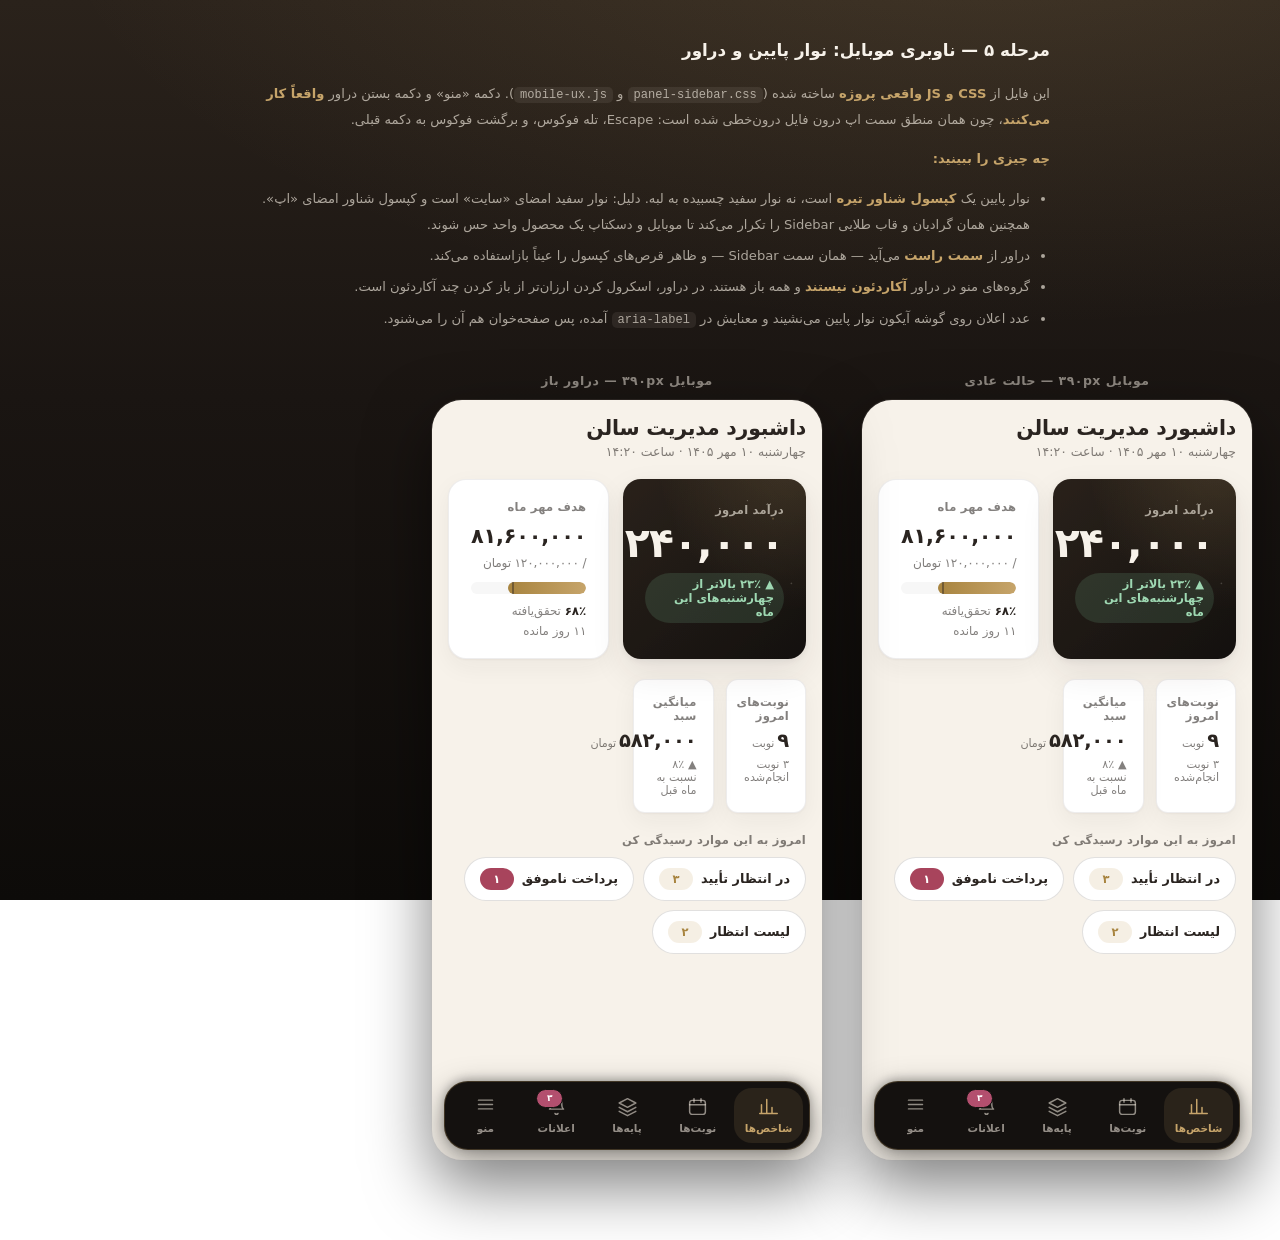
<file: step5-preview.html>
<!DOCTYPE html>
<html lang="fa" dir="rtl">
<head>
<meta charset="utf-8" />
<meta name="viewport" content="width=device-width, initial-scale=1.0" />
<title>مرحله ۵ — نوار ناوبری پایین و دراور | SolonBeauty</title>
<style>
/* ==========================================================================
   SolonBeauty — Sidebar کپسولی پنل
   --------------------------------------------------------------------------
   این فایل کاملاً مستقل است: توکن‌ها و استایل‌های Sidebar را در خود دارد و
   به app.css اضافه نشده تا فایل ۳۱۰۰ خطی بزرگ‌تر نشود (بند «شکستن app.css»
   در نقشه راه ممیزی). فقط متغیرهای برند از :root سراسری خوانده می‌شوند.
   ========================================================================== */

:root {
    /* ---------- طلایی برند (یکدست‌سازی‌شده: جایگزین #B89047) ---------- */
    --gold-champagne: #C6A46A;
    --gold-champagne-deep: #A8843F;

    /* ---------- پوسته صفحه پنل: گرادیان تیره + درخشش طلایی بالا ---------- */
    --sb-page-bg:
        radial-gradient(120% 78% at 78% -12%, rgba(198, 164, 106, 0.16), transparent 62%),
        linear-gradient(180deg, #2A221B 0%, #1A1512 44%, #0D0B09 100%);

    /* ---------- کپسول ---------- */
    --sb-bg: #14110F;                                   /* توپر: پایه هم‌ترازی گوشه‌های مقعر */
    --sb-border: rgba(198, 164, 106, 0.25);             /* حاشیه طلایی ۲۵٪ */
    --sb-border-strong: rgba(198, 164, 106, 0.48);

    /* ---------- سطوح شیشه‌ای (قرص و دایره آیکون) ---------- */
    --sb-surface: rgba(237, 230, 218, 0.08);            /* شفافیت ۸٪ */
    --sb-surface-hover: rgba(237, 230, 218, 0.14);      /* شفافیت ۱۴٪ */
    --sb-surface-sunken: rgba(0, 0, 0, 0.22);

    /* ---------- آیتم فعال و پنل محتوا ---------- */
    --sb-active-bg: #F7F2EA;
    --sb-active-fg: #2A2420;

    /* ---------- متن و آیکون ---------- */
    --sb-fg: #EDE6DA;                                   /* کنتراست ۱۵.۳:۱ روی --sb-bg */
    --sb-fg-muted: rgba(237, 230, 218, 0.58);
    --sb-fg-hover: var(--gold-champagne);               /* کنتراست ۸.۱:۱ روی --sb-bg */

    /* ---------- اعلان ---------- */
    --sb-badge: #C25B7A;                                /* رنگ اعلامی بریف */
    --sb-badge-safe: #B34F6E;                           /* تیره‌تر: متن سفید ۴.۹۳:۱ پاس می‌شود */
    --sb-badge-fg: #FFFFFF;

    /* ---------- هندسه ---------- */
    --sb-w-expanded: 236px;
    --sb-w-rail: 78px;
    --sb-capsule-pad: 10px;
    --sb-gap: 16px;
    --sb-radius-capsule: 28px;
    --sb-radius-pill: 999px;
    --sb-item-h: 44px;                                  /* حداقل سطح لمس استاندارد */
    --sb-icon-circle: 44px;
    --sb-fillet: 18px;                                  /* شعاع گوشه مقعر */

    /* جهت لبه روبه‌روی محتوا برای گرادیان گوشه‌های مقعر.
       نکته: موقعیت رنگ در radial-gradient یک ویژگی فیزیکی است و با
       direction آینه نمی‌شود، پس باید دستی آینه شود.
       در RTL محتوا سمت چپ است ⇒ گوشه‌ی inline-start مربعِ گوشه، سمت راست
       آن است ⇒ 100% ؛ در LTR مقدار 0% می‌شود. */
    --sb-fillet-x: 100%;

    /* سرکشی پل اتصال از لبه کپسول تا لبه پنل محتوا.
       مقدار پیش‌فرض از سایز حفره گرید می‌آید؛ JS مقدار دقیق را جایگزین
       می‌کند تا اگر فاصله تغییر کند پل دقیقاً به پنل بچسبد. */
    --bridge-overhang: calc(var(--sb-gap) + 1px);

    /* ---------- موبایل: نوار پایین و دراور ---------- */
    /* فاصله‌ای که محتوا باید از پایین خالی بگذارد تا زیر نوار شناور نرود.
       یک عدد واحد، چون هم نوار و هم پدینگ محتوا از همین تغذیه می‌شوند. */
    --sb-bnav-space: 86px;
    --sb-bnav-radius: 24px;

    /* جابه‌جایی دراور برای پنهان‌شدن.
       نکته‌ای که به‌سادگی باگ می‌سازد: transform منطقی نیست و با direction
       آینه نمی‌شود. دراور با inset-inline-start: 0 در RTL سمت راست می‌نشیند،
       پس برای بیرون رفتن باید به راست (+۱۰۰٪) برود؛ در LTR سمت چپ می‌نشیند و
       باید به چپ (−۱۰۰٪) برود. بلوک [dir="ltr"] پایین‌تر این را جابه‌جا
       می‌کند. نسخه پیشین این توکن را نداشت و دراور در RTL روی صفحه می‌ماند. */
    --sb-drawer-off: 100%;
    --bridge-start: 0px;
    --bridge-y: 0px;
    --bridge-h: var(--sb-item-h);

    /* ---------- سایه ---------- */
    --sb-shadow: 0 20px 52px rgba(0, 0, 0, 0.46), 0 2px 10px rgba(0, 0, 0, 0.3);
    --sb-sheen: inset 0 1px 0 rgba(255, 255, 255, 0.06);
    --sb-shadow-item: 0 6px 18px rgba(0, 0, 0, 0.28);

    /* ---------- حرکت ---------- */
    --sb-dur: 220ms;
    --sb-ease: cubic-bezier(0.16, 1, 0.3, 1);

    /* ---------- فوکوس ---------- */
    --sb-focus-ring: 0 0 0 2px var(--sb-bg), 0 0 0 4px var(--gold-champagne);
}

/* آینه‌سازی توکن‌های جهت‌دار برای چیدمان چپ‌به‌راست.
   پروژه RTL است؛ این بلوک تضمین می‌کند اگر روزی زبان به LTR برگردد،
   گوشه‌های مقعر و پل اتصال خودبه‌خود به سمت درست منتقل شوند. */
[dir="ltr"] {
    --sb-fillet-x: 0%;
    --sb-drawer-off: -100%;
}

/* ==========================================================================
   ۱) پوسته پنل: گرادیان تیره + ذرات ستاره‌مانند (CSS خالص، بدون JS)
   --------------------------------------------------------------------------
   ساختار موبایل‌اول: پایه یک‌ستونه و بدون Sidebar است؛ از ۱۰۲۴px به بالا
   به گرید دوسطونه (کپسول + پنل محتوا) تبدیل می‌شود. این ترتیب با بند ۱ بریف
   مطابقت دارد: چیدمان از موبایل شروع می‌شود، نه اینکه دسکتاپ به زور کوچک شود.
   ========================================================================== */
.panel-shell--capsule {
    display: block;
    min-height: 100vh;
    background: var(--sb-page-bg);
    background-attachment: fixed;
    /* بستر انباشت مستقل: تضمین می‌کند لایه ذرات ستاره‌مانند و دیگر لایه‌های
       تزئینی از پوسته بیرون نزنند و ترتیب z-index داخل پوسته پیش‌بینی‌پذیر
       بماند. بدون این، پل اتصال برای رفتن روی پنل محتوا به z-index منفی
       نیاز پیدا می‌کرد که شکننده است. */
    isolation: isolate;
    /* سپر ایمنی در برابر سرریز افقی؛ بدون !important تا قابل بازنویسی بماند */
    max-inline-size: 100%;
    overflow-x: clip;
}

/* ذرات ریز ستاره‌مانند — چند radial-gradient سبک، بدون تصویر و JS */
.panel-shell--capsule::before {
    content: "";
    position: fixed;
    inset: 0;
    pointer-events: none;
    z-index: 0;
    opacity: 0.7;
    background-image:
        radial-gradient(1.6px 1.6px at 12% 16%, rgba(237, 230, 218, 0.55), transparent),
        radial-gradient(1.2px 1.2px at 27% 7%,  rgba(237, 230, 218, 0.32), transparent),
        radial-gradient(1.8px 1.8px at 41% 22%, rgba(237, 230, 218, 0.42), transparent),
        radial-gradient(1.1px 1.1px at 56% 11%, rgba(237, 230, 218, 0.28), transparent),
        radial-gradient(1.5px 1.5px at 69% 19%, rgba(198, 164, 106, 0.48), transparent),
        radial-gradient(1.2px 1.2px at 83% 6%,  rgba(237, 230, 218, 0.34), transparent),
        radial-gradient(1.7px 1.7px at 92% 26%, rgba(237, 230, 218, 0.3), transparent),
        radial-gradient(1.3px 1.3px at 18% 34%, rgba(198, 164, 106, 0.34), transparent);
    background-repeat: no-repeat;
}

/* از ۱۰۲۴px: گرید دوسطونه با ستون کپسول سراسری */
@media (min-width: 1024px) {
    .panel-shell--capsule {
        display: grid;
        grid-template-columns: auto minmax(0, 1fr);
        gap: var(--sb-gap);
        padding: var(--sb-gap);
    }
}

/* ---------- پنل محتوا: سطح عاجی روبه‌روی کپسول ---------- */
.panel-content {
    position: relative;
    z-index: 1;
    display: flex;
    flex-direction: column;
    min-inline-size: 0;                    /* جلوگیری از سرریز ستون گرید */
    background: var(--sb-active-bg);
    border-radius: var(--sb-radius-capsule);
    box-shadow: var(--sb-shadow);
    overflow-x: clip;
}

@media (min-width: 1024px) {
    .panel-content {
        min-block-size: calc(100vh - (var(--sb-gap) * 2));
    }
    /* در پوسته کپسولی، نوار بالای پنل یک سطح پیوسته با محتواست،
       نه یک نوار سفید جدا با خط جداکننده. */
    .panel-shell--capsule .panel-top {
        background: transparent;
        border-block-end: 1px solid rgba(42, 36, 32, 0.08);
        border-start-start-radius: var(--sb-radius-capsule);
    }
}

/* ==========================================================================
   ۱-ب) نمایش Sidebar فقط از ۱۰۲۴px به بالا
   زیر این عرض، ناوبری به عهده Bottom Navigation و Drawer است (بند ۵ بریف)
   ========================================================================== */
.panel-sidebar {
    display: none;
}

@media (min-width: 1024px) {
    .panel-sidebar {
        display: block;
    }
}

/* ==========================================================================
   ۲) کپسول Sidebar
   ========================================================================== */
.panel-sidebar {
    position: relative;
    /* عمداً z-index ندارد. اگر اینجا z-index بگذاریم، یک بستر انباشت
       (Stacking Context) ساخته می‌شود و پل اتصال زندانی می‌شود: هرچقدر هم
       z-index بالاتری بگیرد، نمی‌تواند از سایه و لبه‌ی پنل محتوا عبور کند و
       اتصال قرص فعال دیده نمی‌شود. با z-index: auto پل در بستر پوسته
       ارزیابی می‌شود و از پنل بالاتر می‌نشیند.
       برای اینکه ذرات ستاره‌مانند (که z-index آن‌ها از این بیشتر است) از
       پوسته بیرون نزنند، خود پوسته با isolation: isolate جدا شده است. */
    inline-size: var(--sb-w-expanded);
    transition: inline-size var(--sb-dur) var(--sb-ease);
    will-change: inline-size;
}

.panel-sidebar.is-rail {
    inline-size: var(--sb-w-rail);
}

.pnav-capsule {
    position: sticky;
    inset-block-start: var(--sb-gap);
    display: flex;
    flex-direction: column;
    gap: 6px;
    block-size: calc(100vh - (var(--sb-gap) * 2));
    padding: var(--sb-capsule-pad);
    background: var(--sb-bg);
    border: 1px solid var(--sb-border);
    border-radius: var(--sb-radius-capsule);
    box-shadow: var(--sb-shadow), var(--sb-sheen);
}

/* ==========================================================================
   ۳) ردیف برند: لوگو + دکمه جمع‌کردن
   ========================================================================== */
.pnav-brand {
    position: relative;
    display: flex;
    align-items: center;
    gap: 10px;
    padding-block-end: 10px;
    margin-block-end: 4px;
    border-block-end: 1px solid rgba(198, 164, 106, 0.16);
}

/* درخشش طلایی ملایم فقط در ناحیه برند — نه کل ارتفاع.
   دلیل: گوشه‌های مقعر آیتم فعال باید با رنگ پس‌زمینه هم‌تراز باشند و
   گرادیان سراسری این هم‌ترازی را در رزولوشن‌های مختلف می‌شکند. */
.pnav-brand::before {
    content: "";
    position: absolute;
    inset: -8px -6px 0;
    pointer-events: none;
    border-start-start-radius: calc(var(--sb-radius-capsule) - 4px);
    border-start-end-radius: calc(var(--sb-radius-capsule) - 4px);
    background: radial-gradient(100% 130% at 50% -30%, rgba(198, 164, 106, 0.22), transparent 68%);
}

.pnav-logo {
    position: relative;
    z-index: 1;
    flex: 0 0 auto;
    display: grid;
    place-items: center;
    inline-size: 44px;
    block-size: 44px;
    border-radius: 50%;
    background: var(--sb-surface-sunken);
    border: 1px solid var(--sb-border-strong);
    color: var(--gold-champagne);
    overflow: hidden;
    transition: border-color var(--sb-dur) var(--sb-ease), transform var(--sb-dur) var(--sb-ease);
}

.pnav-logo:hover {
    border-color: var(--gold-champagne);
}

.pnav-logo-img {
    inline-size: 100%;
    block-size: 100%;
    object-fit: cover;
}

.pnav-logo-fallback {
    font-family: 'Playfair Display', Georgia, serif;
    font-size: 1rem;
    font-weight: 700;
    letter-spacing: 0.06em;
    line-height: 1;
}

/* دکمه جمع‌کردن — دایره کوچک کنار لوگو */
.pnav-toggle {
    position: relative;
    z-index: 1;
    display: grid;
    place-items: center;
    inline-size: 32px;
    block-size: 32px;
    margin-inline-start: auto;
    padding: 0;
    border: 1px solid var(--sb-border);
    border-radius: 50%;
    background: var(--sb-surface);
    color: var(--sb-fg);
    cursor: pointer;
    transition: background var(--sb-dur) var(--sb-ease), color var(--sb-dur) var(--sb-ease),
                transform var(--sb-dur) var(--sb-ease);
}

.pnav-toggle:hover {
    background: var(--sb-surface-hover);
    color: var(--sb-fg-hover);
}

.pnav-toggle .pnav-svg {
    inline-size: 16px;
    block-size: 16px;
}

/* در RTL فلش به سمت لبه بیرونی (راست) می‌چرخد — جهت درست جمع‌شدن */
[dir="rtl"] .pnav-toggle .pnav-svg {
    transform: scaleX(-1);
}

/* در حالت Rail دکمه جمع‌کردن پنهان می‌شود (جای آن Tooltip و باز شدن با کلیک) */
.panel-sidebar.is-rail .pnav-toggle {
    opacity: 0;
    pointer-events: none;
}

.panel-sidebar.is-rail .pnav-logo {
    margin-inline: auto;
}

/* ==========================================================================
   ۴) لیست آیتم‌ها + آکاردئون گروه‌ها
   ========================================================================== */
.pnav-list {
    flex: 1 1 auto;
    min-block-size: 0;
    margin: 0;
    padding: 0;
    list-style: none;
    /* بالاتر از پل اتصال (z-index: 2).
       چرا صریح و نه با تکیه بر رفتار پیش‌فرض: فهرست یک مخزن اسکرول است و
       بخشی از موتورهای مرورگر برای مخزن اسکرول بستر انباشت می‌سازند. اگر
       اینجا z-index نگذاریم، در آن مرورگرها آیکون و متن آیتم فعال داخل بستر
       فهرست زندانی می‌شوند و سطح عاجی پل روی آن‌ها می‌افتد. با تعیین صریح
       z-index، ترتیب در همه مرورگرها یکسان است.
       پس‌زمینه فهرست شفاف است، پس پل از پشتش دیده می‌شود. */
    position: relative;
    z-index: 3;
    overflow-y: auto;
    overscroll-behavior: contain;             /* اسکرول به صفحه زیرین سرریز نکند */
    scrollbar-width: thin;
    scrollbar-color: rgba(198, 164, 106, 0.35) transparent;
}

.pnav-list::-webkit-scrollbar { inline-size: 6px; }
.pnav-list::-webkit-scrollbar-thumb {
    background: rgba(198, 164, 106, 0.3);
    border-radius: 999px;
}

.pnav-group + .pnav-group { margin-block-start: 4px; }

/* ---------- سرگروه آکاردئون ---------- */
.pnav-group-head {
    display: flex;
    align-items: center;
    justify-content: space-between;
    gap: 8px;
    inline-size: 100%;
    padding: 8px 10px 6px;
    border: 0;
    background: none;
    color: var(--sb-fg-muted);
    font-family: inherit;
    font-size: 0.72rem;
    font-weight: 600;
    letter-spacing: 0.04em;
    text-align: start;
    cursor: pointer;
    transition: color var(--sb-dur) var(--sb-ease);
}

.pnav-group-head:hover { color: var(--sb-fg-hover); }

.pnav-group-caret {
    display: grid;
    place-items: center;
    transition: transform var(--sb-dur) var(--sb-ease);
}

.pnav-group-caret .pnav-svg {
    inline-size: 14px;
    block-size: 14px;
}

.pnav-group.is-closed .pnav-group-caret { transform: rotate(-90deg); }

.pnav-group-items {
    margin: 0;
    padding: 0;
    list-style: none;
    display: flex;
    flex-direction: column;
    gap: 6px;
}

.pnav-group.is-closed .pnav-group-items { display: none; }

/* در حالت Rail سرگروه‌ها پنهان می‌شوند و همه آیتم‌ها نمایش داده می‌شوند */
.panel-sidebar.is-rail .pnav-group-head { display: none; }
.panel-sidebar.is-rail .pnav-group-items { display: flex !important; }

/* ==========================================================================
   ۵) آیتم منو (قرص / دایره)
   ========================================================================== */
.pnav-item {
    position: relative;
    display: flex;
    align-items: center;
    gap: 12px;
    min-block-size: var(--sb-item-h);
    padding-inline: 10px 14px;
    border: 0;
    border-radius: var(--sb-radius-pill);
    background: var(--sb-surface);
    color: var(--sb-fg);
    font-family: inherit;
    font-size: 0.88rem;
    font-weight: 500;
    text-align: start;
    text-decoration: none;
    cursor: pointer;
    -webkit-tap-highlight-color: transparent;
    touch-action: manipulation;
    transition: background var(--sb-dur) var(--sb-ease), color var(--sb-dur) var(--sb-ease);
}

.pnav-item:hover {
    background: var(--sb-surface-hover);
    color: var(--sb-fg-hover);
}

.pnav-item:hover .pnav-svg { color: var(--sb-fg-hover); }

/* حالت Rail: قرص به دایره تبدیل می‌شود */
.panel-sidebar.is-rail .pnav-item {
    inline-size: var(--sb-icon-circle);
    block-size: var(--sb-icon-circle);
    min-block-size: var(--sb-icon-circle);
    margin-inline: auto;
    padding: 0;
    justify-content: center;
    border-radius: 50%;
}

.panel-sidebar.is-rail .pnav-label { display: none; }

.pnav-icon {
    flex: 0 0 auto;
    display: grid;
    place-items: center;
    inline-size: 24px;
    block-size: 24px;
}

.pnav-svg {
    inline-size: 21px;
    block-size: 21px;
    color: inherit;
    transition: color var(--sb-dur) var(--sb-ease);
}

.pnav-label {
    flex: 1 1 auto;
    min-inline-size: 0;
    overflow: hidden;
    text-overflow: ellipsis;
    white-space: nowrap;
}

/* ==========================================================================
   ۶) قرص فعال و «پل اتصال» به پنل محتوا
   --------------------------------------------------------------------------
   نکته معماری مهم:
   فهرست منو (.pnav-list) برای اسکرول عمودی overflow دارد. در CSS اگر یک
   محور overflow بگیرد، محور دیگر هم بُرده می‌شود؛ بنابراین هیچ قرصی که
   داخل فهرست باشد نمی‌تواند از لبه کپسول بیرون بزند و گوشه مقعر آن هم
   رندر نمی‌شود.

   راه‌حل: قرص فعال داخل فهرست فقط رنگ متن و آیکون را عوض می‌کند و پس‌زمینه
   ندارد. عنصر جداگانه‌ای به نام .pnav-bridge بیرون از فهرست (و پیش از آن
   در DOM تا زیرش بماند) کل پس‌زمینه، امتداد تا پنل محتوا و گوشه‌های مقعر
   را می‌کشد. موقعیت آن با JS از ارتفاع آیتم فعال خوانده می‌شود.
   ========================================================================== */

/* ---------- پل اتصال ---------- */
.pnav-bridge {
    display: none;
    position: absolute;
    /* بالاتر از پنل محتوا (z-index: 1) تا سایه‌ی پنل روی نقطه‌ی اتصال
       نیفتد. اگر زیر پنل بماند، آن ۱۷ پیکسل فاصله با سایه‌ی تیره پوشیده
       می‌شود و اتصال به‌جای یک سطح پیوسته، لکه‌ی خاکستری می‌شود. */
    z-index: 2;
    inset-block-start: var(--bridge-y, 0);
    block-size: var(--bridge-h, var(--sb-item-h));
    inset-inline-start: var(--bridge-start, 0);
    /* از ابتدای آیتم تا لبه کپسول، به‌همراه سرکشی به داخل فاصله تا پنل */
    inline-size: calc(100% - var(--bridge-start, 0px) + var(--bridge-overhang));
    background: var(--sb-active-bg);
    border-start-start-radius: var(--sb-radius-pill);
    border-end-start-radius: var(--sb-radius-pill);
    pointer-events: none;
}

/* فقط وقتی JS موقعیت را با موفقیت خوانده باشد نمایش داده می‌شود */
.panel-sidebar.has-bridge .pnav-bridge { display: block; }

/* ---------- گوشه‌های مقعر (Inverted Corner) ----------
   هر گوشه یک مربع هم‌اندازه --sb-fillet است که لبه‌ی سمت محتوای آن دقیقاً
   روی لبه‌ی پنل می‌نشیند. برای ساختن قوس مقعر، یک دایره در مربع نقاشی
   می‌شود که مرکزش روی گوشه‌ی «دور از محل اتصال» است. داخل دایره شفاف
   می‌ماند تا پس‌زمینه تیره کپسول دیده شود و بیرون آن (نوکِ رو به قرص و
   پنل) عاجی می‌شود؛ نتیجه، یک هلال عاجی است که قرص را با نرمی به پنل
   می‌رساند.

   نکته‌ای که خرابکاری می‌کند: ترتیب رنگ‌ها. عاجی باید در STOP دوم بیاید،
   نه اول. اگر عاجی اول بیاید دایره توپر می‌شود و گوشه به‌جای مقعر، محدب
   و لکه‌دار رندر می‌شود. */
.pnav-bridge::before,
.pnav-bridge::after {
    content: "";
    position: absolute;
    inset-inline-end: 0;
    inline-size: var(--sb-fillet);
    block-size: var(--sb-fillet);
    pointer-events: none;
}

.pnav-bridge::before {
    inset-block-end: 100%;
    background: radial-gradient(
        circle at var(--sb-fillet-x) 0%,
        transparent 0 calc(var(--sb-fillet) - 0.5px),
        var(--sb-active-bg) var(--sb-fillet));
}

.pnav-bridge::after {
    inset-block-start: 100%;
    background: radial-gradient(
        circle at var(--sb-fillet-x) 100%,
        transparent 0 calc(var(--sb-fillet) - 0.5px),
        var(--sb-active-bg) var(--sb-fillet));
}

/* ---------- آیتم فعال ----------
   پیش‌فرض: هر آیتم فعالی، در هر ظرفی (Sidebar، Drawer، نوار ناوبری پایین)
   پس‌زمینه عاجی می‌گیرد. تنها استثنا پایین‌تر می‌آید.

   چرا ترتیب را برعکس کردم: نسخه پیشین، پیش‌فرض را به .panel-sidebar قید
   کرده بود، پس در Drawer و نوار پایین آیتم فعال هیچ پس‌زمینه‌ای نمی‌گرفت و
   کاربر نمی‌فهمید کجاست. حالا پیش‌فرض عمومی است و فقط یک مورد استثنا دارد. */
.pnav-item.is-active {
    background: var(--sb-active-bg);
    box-shadow: var(--sb-shadow-item);
    color: var(--sb-active-fg);
    font-weight: 700;
    position: relative;
    /* بالاتر از پل (z-index: 2) تا آیکون و متن روی سطح عاجی خوانا بمانند.
       عدد باید بلاواسطه بالای پل باشد، نه برابر با آن؛ چون هر دو در بستر
       انباشت پوسته ارزیابی می‌شوند. */
    z-index: 3;
}

/* استثنا: داخل Sidebar وقتی پل اتصال فعال است، پل به‌جای خود آیتم رنگ
   می‌زند تا بتواند از لبه کپسول بیرون بزند. اگر JS در دسترس نباشد پل
   خاموش می‌ماند و همین استثنا اعمال نمی‌شود؛ یعنی آیتم فعال هرگز
   بی‌نشانه نمی‌ماند. */
.panel-sidebar.has-bridge .pnav-item.is-active {
    background: transparent;
    box-shadow: none;
}

.pnav-item.is-active .pnav-svg { color: var(--sb-active-fg); }

/* ==========================================================================
   ۷) Badge اعلان
   ========================================================================== */
.pnav-badge {
    flex: 0 0 auto;
    display: grid;
    place-items: center;
    min-inline-size: 20px;
    block-size: 20px;
    padding-inline: 6px;
    border-radius: 999px;
    background: var(--sb-badge-safe);   /* تیره‌تر از #C25B7A برای کنتراست ۴.۹۳:۱ */
    color: var(--sb-badge-fg);
    font-size: 0.68rem;
    font-weight: 700;
    line-height: 1;
}

/* در حالت Rail فقط یک نقطه کوچک نمایش داده می‌شود.
   رنگ اصلی اعلامی بریف (#C25B7A) اینجا بی‌خطر است چون نقطه متنی نیست و
   حداقل کنتراست ۴.۵:۱ برای متن بر آن اعمال نمی‌شود. */
.panel-sidebar.is-rail .pnav-badge {
    position: absolute;
    inset-block-start: 4px;
    inset-inline-end: 4px;
    min-inline-size: 9px;
    block-size: 9px;
    padding: 0;
    font-size: 0;
    background: var(--sb-badge);
    border: 1.5px solid var(--sb-bg);
}

/* ==========================================================================
   ۸) پابرگ: خروج از حساب
   ========================================================================== */
.pnav-foot {
    flex: 0 0 auto;
    padding-block-start: 10px;
    border-block-start: 1px solid rgba(198, 164, 106, 0.16);
}

.pnav-item--logout {
    inline-size: 100%;
    background: transparent;
}

.pnav-item--logout:hover {
    background: var(--sb-surface);
    color: var(--sb-fg-hover);
}

/* ==========================================================================
   ۹) فوکوس قابل مشاهده — ناوبری کامل با کیبورد
   ========================================================================== */
.pnav-item:focus-visible,
.pnav-toggle:focus-visible,
.pnav-group-head:focus-visible,
.pnav-logo:focus-visible {
    outline: none;
    box-shadow: var(--sb-focus-ring);
}

/* ==========================================================================
   ۱۰) احترام به prefers-reduced-motion
   ========================================================================== */
@media (prefers-reduced-motion: reduce) {
    .panel-sidebar,
    .pnav-item,
    .pnav-toggle,
    .pnav-group-caret,
    .pnav-svg,
    .pnav-logo {
        transition-duration: 1ms !important;
    }
}

/* ==========================================================================
   ۱۱) حالت روشن/تیره
   Sidebar در هر دو حالت تیره می‌ماند (هویت برند)؛ فقط پنل محتوا تغییر می‌کند.
   ========================================================================== */
[data-theme="dark"] .panel-shell--capsule {
    --sb-page-bg: linear-gradient(180deg, #1B1714 0%, #100D0B 100%);
}

[data-theme="dark"] .panel-sidebar {
    --sb-active-bg: #2A2420;
    --sb-active-fg: #F7F2EA;
}

/* ==========================================================================
   ۱۲) رفتار واکنش‌گرا: تبلت و موبایل در برابر دسکتاپ
   --------------------------------------------------------------------------
   مرز ۱۰۲۴px: تبلت افقی و بالاتر Sidebar کپسولی می‌گیرند.
   تبلت عمودی و موبایل: Bottom Navigation + Drawer.
   نکته: دراور موبایل در مرحله ۵ با ظاهر قرص‌های همین کپسول بازطراحی می‌شود؛
   تا آن زمان همان دراور موجود کار می‌کند تا مسیر موبایل نشکند.
   ========================================================================== */

/* ---------- جلوگیری از پرش بصری پیش از خواندن وضعیت ذخیره‌شده ---------- */
.panel-shell--capsule[data-sidebar-ready="false"] .panel-sidebar {
    visibility: hidden;
}

/* ---------- زیر ۱۰۲۴px: کپسول پنهان، ناوبری موبایل فعال ---------- */
@media (max-width: 1023px) {
    .panel-shell--capsule .panel-mobile-header {
        display: flex;
    }
    /* محتوا نباید زیر نوار شناور پایین برود. ارتفاع نوار در توکن
       --sb-bnav-space آمده تا با تغییر اندازه نوار، این عدد هم خودبه‌خود
       دنبالش بیاید و دو عدد جدا از هم نیفتند. */
    .panel-shell--capsule .panel-body {
        padding-block-end: calc(var(--sb-bnav-space) + var(--safe-bottom, 0px));
    }
}

/* ---------- از ۱۰۲۴px: ناوبری موبایل پنهان، کپسول فعال ---------- */
@media (min-width: 1024px) {
    .panel-shell--capsule .panel-mobile-header,
    .panel-shell--capsule .pnav-bnav,
    .panel-shell--capsule .pnav-drawer,
    .panel-shell--capsule .pnav-scrim {
        display: none;
    }
    .panel-shell--capsule .panel-body {
        padding: 26px;
    }
}

/* ==========================================================================
   ۱۳) احترام به prefers-reduced-motion
   --------------------------------------------------------------------------
   کپسول، دراور، لایه تاریک و گذارهای نوار پایین همه در این حالت تقریباً
   بی‌حرکت می‌شوند. از ۱ms استفاده می‌شود نه ۰، چون transitionend در بعضی
   مرورگرها با صفر شلیک نمی‌شود و موتور پل اتصال به آن تکیه دارد.
   ========================================================================== */
@media (prefers-reduced-motion: reduce) {
    .panel-sidebar,
    .pnav-capsule,
    .pnav-drawer,
    .pnav-bnav-item,
    .pnav-scrim {
        transition-duration: 1ms !important;
        animation-duration: 1ms !important;
    }
}

/* ==========================================================================
   ۱۴) موبایل و تبلت عمودی — نوار ناوبری پایین و دراور
   --------------------------------------------------------------------------
   بند ۴ بریف: زیر ۱۰۲۴px کپسول Sidebar نباید کوچک شود، باید جانشین شود.
   دو عنصر جانشین آن هستند: نوار ناوبری پایین (چهار بخش پرکاربرد + دکمه منو)
   و دراور کامل برای بقیه بخش‌ها.

   نوار پایین عمداً کپسول شناور تیره است، نه نوار سفید چسبیده به لبه:
   نوار سفید امضای «سایت» است و کپسول شناور امضای «اپ». علاوه بر آن همان
   گرادیان و همان قاب طلایی Sidebar را تکرار می‌کند تا کاربر موبایل و
   دسکتاپ یک محصول واحد حس کند، نه دو رابط جدا.
   ========================================================================== */

/* ---------- ۱۴-الف) نوار ناوبری پایین ---------- */
/* موبایل‌اول: پیش‌فرض «نمایش» است و از ۱۰۲۴px به بالا خاموش می‌شود. */
.pnav-bnav {
    position: fixed;
    inset-inline: 0;
    inset-block-end: calc(10px + var(--safe-bottom, 0px));
    z-index: 1100;
    display: flex;
    justify-content: center;
    padding-inline: 12px;
    /* ناحیه‌های خالی دو طرف کپسول نباید کلیک محتوا را بگیرند */
    pointer-events: none;
}

.pnav-bnav-list {
    pointer-events: auto;
    display: flex;
    align-items: stretch;
    gap: 2px;
    inline-size: min(100%, 520px);
    margin: 0;
    padding: 6px;
    list-style: none;
    border-radius: var(--sb-bnav-radius);
    background: var(--sb-bg);
    border: 1px solid var(--sb-border);
    box-shadow: 0 -2px 10px rgba(0, 0, 0, 0.28), 0 12px 34px rgba(0, 0, 0, 0.42);
}

/* ---------- یک خانه نوار ----------
   سطح لمس: کمینه ۴۴ پیکسل ارتفاع سفارش‌دهنده، و اینجا ۵۱ پیکسل درمی‌آید
   (آیکون ۲۲ + فاصله ۳ + متن ۱۴ + پدینگ ۱۲). */
.pnav-bnav-cell {
    flex: 1 1 0;
    min-inline-size: 0;
    display: flex;
}

.pnav-bnav-item {
    flex: 1 1 auto;
    display: flex;
    flex-direction: column;
    align-items: center;
    justify-content: center;
    gap: 3px;
    min-block-size: 48px;
    padding: 6px 4px;
    border: 0;
    border-radius: 18px;
    background: transparent;
    color: var(--sb-fg-muted);
    font-family: inherit;
    font-size: 0.66rem;
    font-weight: 600;
    line-height: 1.5;
    text-decoration: none;
    cursor: pointer;
    transition: color 180ms var(--sb-ease), background-color 180ms var(--sb-ease);
}

.pnav-bnav-item:hover { color: var(--sb-fg-hover); }

/* حالت فعال در نوار پایین با بقیه جاها فرق دارد:
   آنجا قرص عاجی توپر است، اینجا فقط آیکون در حباب طلایی می‌نشیند.
   دلیل: در نواری که خودش تیره و کوچک است، یک قرص عاجی توپر کل نوار را
   می‌شکند و چشم را می‌دزدد. */
.pnav-bnav-item.is-active {
    color: var(--gold-champagne);
    background: rgba(198, 164, 106, 0.12);
}

.pnav-bnav-item:focus-visible {
    outline: none;
    box-shadow: var(--sb-focus-ring);
}

.pnav-bnav-icon {
    position: relative;
    display: grid;
    place-items: center;
    inline-size: 24px;
    block-size: 24px;
}

.pnav-bnav-label {
    display: block;
    max-inline-size: 100%;
    overflow: hidden;
    text-overflow: ellipsis;
    white-space: nowrap;
}

/* عدد اعلان روی گوشه آیکون.
   در نوار پایین جا برای متن Badge نیست؛ عدد یا نقطه دیده می‌شود و معنایش
   در aria-label آمده، پس صفحه‌خوان آن را از دست نمی‌دهد. */
.pnav-bnav-badge {
    position: absolute;
    inset-block-start: -5px;
    inset-inline-end: -8px;
    display: grid;
    place-items: center;
    min-inline-size: 17px;
    block-size: 17px;
    padding: 0 4px;
    border-radius: 999px;
    background: var(--sb-badge-safe);
    color: var(--sb-badge-fg);
    font-size: 0.56rem;
    font-weight: 800;
    font-variant-numeric: tabular-nums;
    /* حاشیه هم‌رنگ نوار تا عدد از آیکون جدا دیده شود */
    border: 1.5px solid var(--sb-bg);
}

/* ---------- ۱۴-ب) لایه تاریک پشت دراور ---------- */
.pnav-scrim {
    position: fixed;
    inset: 0;
    z-index: 1150;
    background: rgba(20, 17, 15, 0.58);
    /* اگر مرورگر backdrop-filter نداشته باشد، همین پس‌زمینه نیمه‌شفاف کار را
       انجام می‌دهد؛ یعنی محو شدن محتوا یک «افکت» است، نه شرط دیده‌شدن. */
    -webkit-backdrop-filter: blur(3px);
    backdrop-filter: blur(3px);
    animation: pnav-scrim-in 180ms var(--sb-ease);
}

@keyframes pnav-scrim-in {
    from { opacity: 0; }
    to { opacity: 1; }
}

/* ---------- ۱۴-ج) دراور ---------- */
.pnav-drawer {
    position: fixed;
    inset-block: 0;
    /* RTL: لبه راست صفحه — همان سمتی که Sidebar است، تا مسیر حرکت کاربر
       همیشه یکی باشد. در LTR خودبه‌خود به لبه چپ می‌رود. */
    inset-inline-start: 0;
    inline-size: min(88vw, 336px);
    z-index: 1160;
    display: flex;
    flex-direction: column;
    gap: 8px;
    padding: calc(14px + var(--safe-top, 0px)) 12px calc(14px + var(--safe-bottom, 0px));

    background: var(--sb-bg);
    border: 1px solid var(--sb-border);
    /* لبه چسبیده به صفحه بدون قاب و بدون گردی */
    border-inline-start-width: 0;
    border-start-end-radius: var(--sb-radius-capsule);
    border-end-end-radius: var(--sb-radius-capsule);

    /* visibility در حالت بسته، عناصر داخل دراور را کامل از دسترس کیبورد و
       صفحه‌خوان خارج می‌کند. تأخیر زمانی‌اش باعث می‌شود انیمیشن خروج
       دیده شود و بعد پنهان شود. */
    visibility: hidden;
    transform: translateX(var(--sb-drawer-off));
    transition: transform var(--sb-dur) var(--sb-ease),
                visibility 0s linear var(--sb-dur);
}

.pnav-drawer.is-open {
    visibility: visible;
    transform: none;
    transition: transform var(--sb-dur) var(--sb-ease),
                visibility 0s linear 0s;
}

/* ---------- سرصفحه دراور ---------- */
.pnav-drawer-head {
    flex: 0 0 auto;
    display: flex;
    align-items: center;
    gap: 10px;
    padding: 4px 6px 14px;
    border-block-end: 1px solid rgba(198, 164, 106, 0.16);
}

.pnav-drawer-brand {
    display: flex;
    flex-direction: column;
    gap: 1px;
    min-inline-size: 0;
}

.pnav-drawer-brand strong {
    font-size: 0.88rem;
    font-weight: 700;
    color: var(--sb-fg);
    white-space: nowrap;
    overflow: hidden;
    text-overflow: ellipsis;
}

.pnav-drawer-brand span {
    font-size: 0.68rem;
    color: var(--sb-fg-muted);
}

.pnav-drawer-close {
    margin-inline-start: auto;
    flex: 0 0 auto;
    display: grid;
    place-items: center;
    inline-size: 44px;
    block-size: 44px;
    border-radius: 50%;
    border: 1px solid var(--sb-border);
    background: var(--sb-surface);
    color: var(--sb-fg);
    cursor: pointer;
    transition: background-color 180ms var(--sb-ease), color 180ms var(--sb-ease);
}

.pnav-drawer-close:hover {
    background: var(--sb-surface-hover);
    color: var(--sb-fg-hover);
}

.pnav-drawer-close:focus-visible {
    outline: none;
    box-shadow: var(--sb-focus-ring);
}

/* ---------- فهرست دراور ---------- */
.pnav-drawer-nav {
    flex: 1 1 auto;
    min-block-size: 0;
    display: flex;
    flex-direction: column;
    gap: 14px;
    /* فقط همین فهرست اسکرول می‌شود؛ سرصفحه و پابرگ سرجایشان می‌مانند */
    overflow-y: auto;
    overscroll-behavior: contain;
    padding-inline-end: 2px;
    scrollbar-width: thin;
    scrollbar-color: rgba(198, 164, 106, 0.35) transparent;
}

.pnav-drawer-nav::-webkit-scrollbar { inline-size: 6px; }
.pnav-drawer-nav::-webkit-scrollbar-thumb {
    background: rgba(198, 164, 106, 0.3);
    border-radius: 999px;
}

.pnav-drawer-group-title {
    display: block;
    padding: 0 10px 6px;
    font-size: 0.68rem;
    font-weight: 700;
    letter-spacing: 0.03em;
    color: var(--sb-fg-muted);
}

/* آیتم‌های دراور همان .pnav-item هستند و هیچ استایل تازه‌ای لازم ندارند؛
   یعنی ظاهر دراور و Sidebar هرگز از هم جدا نمی‌افتند. فقط اندازه فونت
   کمی بزرگ‌تر می‌شود چون در موبایل متن ریزتر خوانده می‌شود. */
.pnav-drawer .pnav-item {
    font-size: 0.9rem;
    padding-block: 11px;
}

/* ---------- ۱۴-د) تبلت افقی: دراور جای خود را به Sidebar می‌دهد ----------
   بین ۱۰۲۴ و ۱۲۷۹ پیکسل، Sidebar در حالت Rail است. نوار پایین و دراور
   همان‌جا خاموش می‌شوند و ابزارک‌های لمسی جای خود را به میله‌های فشرده‌تر
   می‌دهند، چون دیگر با انگشت کار نمی‌شود. */
@media (min-width: 1024px) and (hover: hover) {
    .pnav-bnav-item { min-block-size: 40px; }
}


/* ==========================================================================
   SolonBeauty — استایل داشبورد مدیریتی پنل
   --------------------------------------------------------------------------
   این فایل مکمل panel-sidebar.css است و روی توکن‌های آن سوار می‌شود
   (--gold-champagne ، --sb-active-bg ، --sb-radius-capsule و ...).
   اگر جایی جدا از پنل استفاده شود، همه توکن‌ها مقدار جانشین دارند.

   فلسفه طراحی:
   مدیر سالن تحلیلگر نیست؛ او بین دو مشتری و با دست خیس ۹۰ ثانیه به گوشی
   نگاه می‌کند. پس هر بخش باید «آرامش» بدهد (همه‌چیز زیر کنترل است) یا
   «اقتدار» (دارم رشد می‌کنم و می‌دانم چرا). هیچ بخشی نباید فقط «شلوغی
   اطلاعاتی» باشد.

   رنگ‌ها: طلایی شامپاینی فقط برای نقطه‌های تصمیم (عدد قهرمان، نوار هدف،
   هشدار). اگر همه‌چیز طلایی شود، هیچ‌چیز طلایی نیست.
   ========================================================================== */

.dash {
    /* ---------- توکن‌های اختصاصی داشبورد ---------- */
    --d-text: #2A2420;
    --d-muted: rgba(42, 36, 32, 0.58);          /* کنتراست ۵.۲:۱ روی کارت سفید */
    --d-faint: rgba(42, 36, 32, 0.38);
    --d-card: #FFFFFF;
    --d-card-soft: rgba(42, 36, 32, 0.035);
    --d-border: rgba(42, 36, 32, 0.08);
    --d-border-strong: rgba(42, 36, 32, 0.14);
    --d-gold: var(--gold-champagne, #C6A46A);
    --d-gold-deep: var(--gold-champagne-deep, #A8843F);
    --d-gold-soft: rgba(198, 164, 106, 0.14);
    --d-good: #3F6B52;                          /* کنتراست ۶.۱:۱ روی سفید */
    --d-good-soft: rgba(63, 107, 82, 0.12);
    --d-warn: #9A6520;                          /* کنتراست ۵.۴:۱ روی سفید */
    --d-warn-soft: rgba(154, 101, 32, 0.12);
    --d-bad: #A8445C;                           /* کنتراست ۵.۶:۱ روی سفید */
    --d-bad-soft: rgba(168, 68, 92, 0.11);
    --d-radius: 18px;
    --d-radius-sm: 12px;
    --d-shadow: 0 1px 2px rgba(42, 36, 32, 0.04), 0 8px 24px rgba(42, 36, 32, 0.05);
    --d-shadow-lift: 0 2px 6px rgba(42, 36, 32, 0.06), 0 14px 34px rgba(42, 36, 32, 0.09);

    padding: 18px;
    color: var(--d-text);
    display: flex;
    flex-direction: column;
    gap: 16px;
}

@media (min-width: 768px) { .dash { padding: 24px; gap: 18px; } }
@media (min-width: 1280px) { .dash { padding: 28px; gap: 20px; } }

/* ---------- سرصفحه ---------- */
.dash-head {
    display: flex;
    flex-wrap: wrap;
    align-items: flex-end;
    justify-content: space-between;
    gap: 14px;
}

.dash-head h1 {
    margin: 0 0 4px;
    font-size: 1.28rem;
    font-weight: 800;
    letter-spacing: -0.01em;
}

.dash-head p {
    margin: 0;
    font-size: 0.78rem;
    color: var(--d-muted);
}

.dash-head-actions { display: flex; flex-wrap: wrap; gap: 8px; }

.dash-btn {
    display: inline-flex;
    align-items: center;
    gap: 6px;
    min-height: 40px;
    padding: 0 14px;
    border: 1px solid var(--d-border-strong);
    border-radius: 999px;
    background: var(--d-card);
    color: var(--d-text);
    font-size: 0.8rem;
    font-weight: 600;
    font-family: inherit;
    cursor: pointer;
    transition: border-color 180ms, background 180ms, transform 180ms;
}

.dash-btn:hover { border-color: var(--d-gold); background: var(--d-gold-soft); }
.dash-btn:active { transform: scale(0.97); }

.dash-btn--primary {
    background: var(--d-text);
    border-color: var(--d-text);
    color: #F7F2EA;
}
.dash-btn--primary:hover { background: #3A322B; border-color: #3A322B; }

.dash-btn:focus-visible {
    outline: none;
    box-shadow: 0 0 0 2px var(--d-card), 0 0 0 4px var(--d-gold);
}

/* ---------- عدد قهرمان + هدف ---------- */
.dash-hero-row {
    display: grid;
    gap: 14px;
    grid-template-columns: 1fr;
}

@media (min-width: 900px) {
    .dash-hero-row { grid-template-columns: 1.15fr 1fr; }
}

.dash-hero {
    position: relative;
    overflow: hidden;
    padding: 20px 22px 16px;
    border-radius: var(--d-radius);
    background:
        radial-gradient(120% 150% at 92% -20%, rgba(198, 164, 106, 0.20), transparent 62%),
        linear-gradient(140deg, #2A221B 0%, #14110F 100%);
    color: #EDE6DA;
    box-shadow: var(--d-shadow-lift);
}

/* ذرات ریز نور — همان زبان بصری Sidebar */
.dash-hero::after {
    content: "";
    position: absolute;
    inset: 0;
    pointer-events: none;
    opacity: 0.6;
    background-image:
        radial-gradient(1.5px 1.5px at 82% 22%, rgba(198, 164, 106, 0.75), transparent),
        radial-gradient(1.1px 1.1px at 68% 12%, rgba(237, 230, 218, 0.5), transparent),
        radial-gradient(1.3px 1.3px at 92% 58%, rgba(237, 230, 218, 0.4), transparent);
    background-repeat: no-repeat;
}

.dash-hero > * { position: relative; z-index: 1; }

.dash-hero .dash-label { color: rgba(237, 230, 218, 0.66); }

.dash-hero-num {
    display: block;
    margin: 2px 0 6px;
    font-size: clamp(1.9rem, 6vw, 2.55rem);
    font-weight: 800;
    letter-spacing: -0.02em;
    line-height: 1.15;
    color: #F7F2EA;
    font-variant-numeric: tabular-nums;
}

.dash-hero-num small {
    font-size: 0.9rem;
    font-weight: 600;
    color: rgba(237, 230, 218, 0.62);
    margin-inline-start: 4px;
}

.dash-delta {
    display: inline-flex;
    align-items: center;
    gap: 5px;
    padding: 4px 10px;
    border-radius: 999px;
    font-size: 0.72rem;
    font-weight: 600;
}

.dash-delta--up { background: rgba(126, 190, 148, 0.16); color: #9ED8B2; }
.dash-delta--down { background: rgba(214, 122, 148, 0.16); color: #F0A7B9; }
.dash-delta--flat { background: rgba(237, 230, 218, 0.12); color: rgba(237, 230, 218, 0.8); }

.dash-spark {
    display: block;
    inline-size: 100%;
    block-size: 46px;
    margin-block-start: 10px;
}

/* ---------- هدف ماه ---------- */
.dash-goal {
    display: flex;
    flex-direction: column;
    justify-content: center;
    gap: 10px;
    padding: 20px 22px;
    border-radius: var(--d-radius);
    background: var(--d-card);
    border: 1px solid var(--d-border);
    box-shadow: var(--d-shadow);
}

.dash-label {
    font-size: 0.72rem;
    font-weight: 600;
    letter-spacing: 0.02em;
    color: var(--d-muted);
}

.dash-goal-num {
    font-size: 1.3rem;
    font-weight: 800;
    letter-spacing: -0.01em;
    font-variant-numeric: tabular-nums;
}

.dash-goal-num span {
    font-size: 0.76rem;
    font-weight: 500;
    color: var(--d-muted);
}

.dash-progress {
    position: relative;
    block-size: 12px;
    border-radius: 999px;
    background: var(--d-card-soft);
    overflow: hidden;
}

.dash-progress > i {
    position: absolute;
    inset-block: 0;
    inset-inline-start: 0;
    border-radius: 999px;
    background: linear-gradient(90deg, var(--d-gold-deep), var(--d-gold));
    transition: inline-size 900ms cubic-bezier(0.16, 1, 0.3, 1);
}

/* خط هدف میانی: «کجای ماه هستیم» در برابر «کجای درآمد هستیم».
   اگر این خط از نوار جلو بزند، یعنی عقب‌تر از تقویم هستیم. */
.dash-progress-marker {
    position: absolute;
    inset-block: -3px;
    inline-size: 2px;
    border-radius: 2px;
    background: var(--d-text);
    opacity: 0.45;
}

.dash-goal-foot {
    display: flex;
    flex-wrap: wrap;
    gap: 6px 14px;
    font-size: 0.74rem;
    color: var(--d-muted);
}

.dash-goal-foot b { color: var(--d-text); font-weight: 700; }

/* ---------- ردیف کارت‌های کوچک ---------- */
.dash-kpis {
    display: grid;
    gap: 12px;
    grid-template-columns: repeat(2, minmax(0, 1fr));
}

@media (min-width: 900px) { .dash-kpis { grid-template-columns: repeat(4, minmax(0, 1fr)); } }

.dash-kpi {
    display: flex;
    flex-direction: column;
    gap: 6px;
    padding: 15px 16px;
    border-radius: var(--d-radius-sm);
    background: var(--d-card);
    border: 1px solid var(--d-border);
    box-shadow: var(--d-shadow);
}

.dash-kpi-top {
    display: flex;
    align-items: center;
    justify-content: space-between;
    gap: 8px;
}

.dash-kpi-val {
    font-size: 1.22rem;
    font-weight: 800;
    letter-spacing: -0.01em;
    font-variant-numeric: tabular-nums;
}

.dash-kpi-val small {
    font-size: 0.7rem;
    font-weight: 500;
    color: var(--d-muted);
    margin-inline-start: 3px;
}

.dash-kpi-sub { font-size: 0.7rem; color: var(--d-muted); }

.dash-kpi-icon {
    display: grid;
    place-items: center;
    inline-size: 34px;
    block-size: 34px;
    border-radius: 11px;
    background: var(--d-card-soft);
    color: var(--d-gold-deep);
    flex: 0 0 auto;
}

.dash-kpi-icon--good { background: var(--d-good-soft); color: var(--d-good); }
.dash-kpi-icon--warn { background: var(--d-warn-soft); color: var(--d-warn); }
.dash-kpi-icon--bad { background: var(--d-bad-soft); color: var(--d-bad); }

/* ---------- صف اقدام ---------- */
.dash-actions { display: flex; flex-direction: column; gap: 10px; }

.dash-actions-row {
    display: flex;
    flex-wrap: wrap;
    gap: 9px;
}

.dash-chip {
    display: inline-flex;
    align-items: center;
    gap: 8px;
    min-height: 44px;
    padding: 0 15px;
    border-radius: 999px;
    background: var(--d-card);
    border: 1px solid var(--d-border-strong);
    color: var(--d-text);
    font-size: 0.8rem;
    font-weight: 600;
    font-family: inherit;
    cursor: pointer;
    transition: border-color 180ms, transform 180ms, box-shadow 180ms;
}

.dash-chip:hover { border-color: var(--d-gold); box-shadow: var(--d-shadow); }
.dash-chip:active { transform: scale(0.975); }
.dash-chip:focus-visible {
    outline: none;
    box-shadow: 0 0 0 2px var(--d-card), 0 0 0 4px var(--d-gold);
}

/* عدد داخل چیپ — تنها جایی که رنگ اعلان برند استفاده می‌شود */
.dash-chip-count {
    display: grid;
    place-items: center;
    min-inline-size: 22px;
    block-size: 22px;
    padding: 0 6px;
    border-radius: 999px;
    background: rgba(198, 164, 106, 0.18);
    color: var(--d-gold-deep);
    font-size: 0.72rem;
    font-weight: 800;
    font-variant-numeric: tabular-nums;
}

.dash-chip-count--bad {
    background: var(--d-bad);
    color: #FFFFFF;                             /* کنتراست ۴.۹۳:۱ */
}

.dash-chip-count--warn {
    background: var(--d-warn);
    color: #FFFFFF;
}

/* ---------- کارت عمومی ---------- */
.dash-card {
    display: flex;
    flex-direction: column;
    gap: 14px;
    padding: 18px;
    border-radius: var(--d-radius);
    background: var(--d-card);
    border: 1px solid var(--d-border);
    box-shadow: var(--d-shadow);
}

.dash-card-head {
    display: flex;
    align-items: center;
    justify-content: space-between;
    gap: 10px;
}

.dash-card-title {
    display: flex;
    align-items: center;
    gap: 8px;
    margin: 0;
    font-size: 0.9rem;
    font-weight: 700;
}

.dash-card-title::before {
    content: "";
    inline-size: 5px;
    block-size: 5px;
    border-radius: 50%;
    background: var(--d-gold);
    flex: 0 0 auto;
}

.dash-card-link {
    font-size: 0.72rem;
    color: var(--d-muted);
    text-decoration: none;
    border-block-end: 1px solid transparent;
    transition: color 160ms, border-color 160ms;
}
.dash-card-link:hover { color: var(--d-gold-deep); border-color: var(--d-gold); }

/* ---------- تایم‌لاین امروز ---------- */
.dash-timeline {
    position: relative;
    display: flex;
    gap: 10px;
    overflow-x: auto;
    padding-block-end: 6px;
    scroll-snap-type: x proximity;
    /* نوار باریک اسکرول تا ارتفاع کارت را نخورد */
    scrollbar-width: thin;
}

.dash-appt {
    scroll-snap-align: start;
    flex: 0 0 auto;
    inline-size: 178px;
    display: flex;
    flex-direction: column;
    gap: 7px;
    padding: 13px 14px;
    border-radius: var(--d-radius-sm);
    border: 1px solid var(--d-border);
    background: var(--d-card-soft);
    border-inline-start-width: 3px;
    border-inline-start-style: solid;
    border-inline-start-color: var(--d-border-strong);
}

.dash-appt--done { border-inline-start-color: var(--d-good); }
.dash-appt--now {
    border-inline-start-color: var(--d-gold);
    background: var(--d-gold-soft);
    box-shadow: 0 0 0 1px var(--d-gold) inset;
}
.dash-appt--wait { border-inline-start-color: var(--d-warn); }
.dash-appt--next { border-inline-start-color: rgba(42, 36, 32, 0.22); }

.dash-appt-time {
    display: flex;
    align-items: center;
    justify-content: space-between;
    font-size: 0.76rem;
    font-weight: 800;
    font-variant-numeric: tabular-nums;
}

.dash-appt-badge {
    font-size: 0.62rem;
    font-weight: 700;
    padding: 2px 7px;
    border-radius: 999px;
    background: var(--d-card);
    border: 1px solid var(--d-border);
    color: var(--d-muted);
}

.dash-appt--now .dash-appt-badge {
    background: var(--d-gold);
    border-color: var(--d-gold);
    color: #2A2420;
}

.dash-appt-name { font-size: 0.8rem; font-weight: 700; }
.dash-appt-service { font-size: 0.7rem; color: var(--d-muted); }

.dash-appt-foot {
    display: flex;
    align-items: center;
    justify-content: space-between;
    gap: 6px;
    font-size: 0.68rem;
    color: var(--d-muted);
    padding-block-start: 4px;
    border-block-start: 1px solid var(--d-border);
}

/* ---------- گرید بخش‌ها ---------- */
.dash-grid {
    display: grid;
    gap: 16px;
    grid-template-columns: 1fr;
}

@media (min-width: 1000px) {
    .dash-grid { grid-template-columns: repeat(2, minmax(0, 1fr)); }
    .dash-span-2 { grid-column: 1 / -1; }
}

/* ---------- نقشه حرارتی ---------- */
.heat {
    display: grid;
    gap: 4px;
    grid-template-columns: 46px repeat(10, minmax(0, 1fr));
    align-items: center;
}

@media (min-width: 768px) {
    .heat { grid-template-columns: 56px repeat(10, minmax(0, 1fr)); }
}

.heat-day {
    font-size: 0.68rem;
    font-weight: 600;
    color: var(--d-muted);
    padding-inline-end: 4px;
    white-space: nowrap;
}

.heat-hour {
    font-size: 0.62rem;
    color: var(--d-faint);
    text-align: center;
    font-variant-numeric: tabular-nums;
}

.heat-cell {
    block-size: 26px;
    border-radius: 6px;
    background: var(--d-card-soft);
}

/* شدت اشغال: از طلایی بسیار روشن تا طلایی عمیق.
   متن داخل خانه نمی‌گذاریم؛ در موبایل خوانا نیست و رنگ خودش داده را می‌رساند. */
.heat-cell[data-load="1"] { background: rgba(198, 164, 106, 0.16); }
.heat-cell[data-load="2"] { background: rgba(198, 164, 106, 0.32); }
.heat-cell[data-load="3"] { background: rgba(198, 164, 106, 0.52); }
.heat-cell[data-load="4"] { background: rgba(198, 164, 106, 0.74); }
.heat-cell[data-load="5"] { background: rgba(168, 132, 63, 0.92); }
.heat-cell--closed { background: repeating-linear-gradient(135deg, rgba(42,36,32,.07) 0 3px, transparent 3px 6px); }

.heat-legend {
    display: flex;
    align-items: center;
    gap: 6px;
    font-size: 0.68rem;
    color: var(--d-muted);
    flex-wrap: wrap;
}

.heat-legend i {
    inline-size: 16px;
    block-size: 12px;
    border-radius: 4px;
    display: block;
}

/* ---------- نمودار میله‌ای افقی (پرسنل) ---------- */
.bars { display: flex; flex-direction: column; gap: 13px; }

.bar-row { display: flex; flex-direction: column; gap: 6px; }

.bar-top {
    display: flex;
    align-items: center;
    justify-content: space-between;
    gap: 8px;
    font-size: 0.78rem;
}

.bar-name { display: flex; align-items: center; gap: 8px; font-weight: 600; }

.bar-avatar {
    display: grid;
    place-items: center;
    inline-size: 26px;
    block-size: 26px;
    border-radius: 50%;
    background: var(--d-gold-soft);
    color: var(--d-gold-deep);
    font-size: 0.68rem;
    font-weight: 800;
    flex: 0 0 auto;
}

.bar-val {
    font-weight: 800;
    font-variant-numeric: tabular-nums;
    font-size: 0.78rem;
    white-space: nowrap;
}

.bar-val small { font-weight: 500; color: var(--d-muted); font-size: 0.68rem; }

.bar-track {
    position: relative;
    block-size: 8px;
    border-radius: 999px;
    background: var(--d-card-soft);
    overflow: hidden;
}

.bar-fill {
    position: absolute;
    inset-block: 0;
    inset-inline-start: 0;
    border-radius: 999px;
    background: linear-gradient(90deg, var(--d-gold-deep), var(--d-gold));
    transition: inline-size 800ms cubic-bezier(0.16, 1, 0.3, 1);
}

/* میله اشغال زیر میله درآمد: دو داده روی یک ردیف بدون شلوغی */
.bar-sub {
    display: flex;
    align-items: center;
    gap: 8px;
    font-size: 0.68rem;
    color: var(--d-muted);
}

.bar-track--thin { block-size: 5px; }
.bar-fill--occ { background: rgba(42, 36, 32, 0.34); }

/* ---------- فهرست خدمات پرفروش ---------- */
.rank { display: flex; flex-direction: column; gap: 10px; }

.rank-row {
    display: grid;
    grid-template-columns: 22px minmax(0, 1fr) auto;
    align-items: center;
    gap: 10px;
}

.rank-no {
    display: grid;
    place-items: center;
    inline-size: 22px;
    block-size: 22px;
    border-radius: 7px;
    background: var(--d-card-soft);
    font-size: 0.68rem;
    font-weight: 800;
    color: var(--d-muted);
}

.rank-row:first-child .rank-no { background: var(--d-gold); color: #2A2420; }

.rank-body { display: flex; flex-direction: column; gap: 5px; min-inline-size: 0; }
.rank-name { font-size: 0.78rem; font-weight: 600; }

.rank-track {
    block-size: 5px;
    border-radius: 999px;
    background: var(--d-card-soft);
    overflow: hidden;
}

.rank-track > i {
    display: block;
    block-size: 100%;
    border-radius: 999px;
    background: rgba(198, 164, 106, 0.6);
}

.rank-val {
    font-size: 0.72rem;
    font-weight: 700;
    color: var(--d-muted);
    font-variant-numeric: tabular-nums;
    white-space: nowrap;
}

/* ---------- سلامت مشتریان ---------- */
.cust-row { display: grid; grid-template-columns: repeat(3, minmax(0, 1fr)); gap: 10px; }

.cust-box {
    display: flex;
    flex-direction: column;
    gap: 4px;
    padding: 12px;
    border-radius: var(--d-radius-sm);
    background: var(--d-card-soft);
    text-align: center;
}

.cust-box b { font-size: 1.1rem; font-weight: 800; font-variant-numeric: tabular-nums; }
.cust-box span { font-size: 0.66rem; color: var(--d-muted); }

.cust-box--risk { background: var(--d-bad-soft); }
.cust-box--risk b { color: var(--d-bad); }

/* فهرست مشتریان در خطر — قابل اقدام، نه فقط آماری */
.risk-list { display: flex; flex-direction: column; gap: 8px; }

.risk-item {
    display: flex;
    align-items: center;
    gap: 10px;
    padding: 9px 11px;
    border-radius: var(--d-radius-sm);
    border: 1px dashed var(--d-border-strong);
    font-size: 0.76rem;
}

.risk-item b { font-weight: 700; }
.risk-item span { color: var(--d-muted); font-size: 0.7rem; margin-inline-start: auto; white-space: nowrap; }

.risk-dot {
    inline-size: 7px; block-size: 7px; border-radius: 50%;
    background: var(--d-bad); flex: 0 0 auto;
}
.risk-dot--warn { background: var(--d-warn); }

/* ---------- دونات روش پرداخت ---------- */
.donut-wrap { display: flex; align-items: center; gap: 18px; flex-wrap: wrap; }

.donut-shell {
    position: relative;
    inline-size: 118px;
    block-size: 118px;
    flex: 0 0 auto;
}

.donut {
    position: absolute;
    inset: 0;
    border-radius: 50%;
    /* چهار ناحیه با conic-gradient — بدون کتابخانه نمودار */
    background: conic-gradient(
        var(--d-gold-deep) 0 41%,
        rgba(198, 164, 106, 0.62) 41% 73%,
        rgba(198, 164, 106, 0.34) 73% 95%,
        rgba(42, 36, 32, 0.16) 95% 100%
    );
    /* سوراخ مرکزی با ماسک رادیال.
       نکته مهم: mask به فرزندان عنصر هم اعمال می‌شود. اگر متن مرکزی داخل
       همین عنصر باشد، ماسک آن را هم پنهان می‌کند؛ پس متن در یک عنصر خواهر
       و بیرون از ماسک قرار دارد. */
    -webkit-mask: radial-gradient(circle, transparent 0 37px, #000 37px);
    mask: radial-gradient(circle, transparent 0 37px, #000 37px);
}

.donut-center {
    position: absolute;
    inset: 0;
    display: grid;
    place-items: center;
    text-align: center;
}

.donut-center b { display: block; font-size: 1.05rem; font-weight: 800; font-variant-numeric: tabular-nums; }
.donut-center span { font-size: 0.62rem; color: var(--d-muted); }

.donut-legend { display: flex; flex-direction: column; gap: 8px; flex: 1 1 140px; }

.legend-row {
    display: flex;
    align-items: center;
    gap: 8px;
    font-size: 0.76rem;
}

.legend-swatch {
    inline-size: 10px; block-size: 10px; border-radius: 3px; flex: 0 0 auto;
}

.legend-row b {
    margin-inline-start: auto;
    font-weight: 800;
    font-variant-numeric: tabular-nums;
}

/* ---------- جعبه بینش (Insight) ---------- */
.dash-insight {
    display: flex;
    gap: 12px;
    padding: 15px 16px;
    border-radius: var(--d-radius-sm);
    background: linear-gradient(135deg, rgba(198, 164, 106, 0.15), rgba(198, 164, 106, 0.04));
    border: 1px solid rgba(198, 164, 106, 0.35);
}

.dash-insight-icon {
    display: grid;
    place-items: center;
    inline-size: 36px;
    block-size: 36px;
    border-radius: 11px;
    background: var(--d-gold);
    color: #2A2420;
    flex: 0 0 auto;
}

.dash-insight-body { display: flex; flex-direction: column; gap: 5px; min-inline-size: 0; }
.dash-insight-title { font-size: 0.82rem; font-weight: 800; }
.dash-insight-text { font-size: 0.76rem; line-height: 1.75; color: rgba(42, 36, 32, 0.72); }
.dash-insight-text b { color: var(--d-text); font-weight: 700; }

/* ---------- ردیف‌های ساده (تخفیف، رضایت، تولد) ---------- */
.simple-rows { display: flex; flex-direction: column; gap: 0; }

.simple-row {
    display: flex;
    align-items: center;
    gap: 10px;
    padding: 10px 0;
    font-size: 0.78rem;
    border-block-end: 1px solid var(--d-border);
}

.simple-row:last-child { border-block-end: 0; padding-block-end: 0; }
.simple-row:first-child { padding-block-start: 0; }
.simple-row > b { margin-inline-start: auto; font-weight: 800; font-variant-numeric: tabular-nums; }
.simple-row span { color: var(--d-muted); font-size: 0.72rem; }

.stars { display: inline-flex; gap: 2px; color: var(--d-gold); }

/* ---------- ستاره‌های رضایت ---------- */
.dash-rating { display: flex; align-items: baseline; gap: 8px; }

.dash-rating b {
    font-size: 1.75rem;
    font-weight: 800;
    line-height: 1;
    font-variant-numeric: tabular-nums;
    /* والدش .simple-row span است و رنگ محو می‌گیرد؛ اینجا صریح تیره می‌شود */
    color: var(--d-text);
}

.dash-rating span { font-size: 0.74rem; color: var(--d-muted); }

/* ---------- متفرقه ---------- */
.dash-note {
    font-size: 0.7rem;
    color: var(--d-faint);
    line-height: 1.9;
}

.dash-empty {
    display: grid;
    place-items: center;
    padding: 26px 14px;
    border-radius: var(--d-radius-sm);
    border: 1px dashed var(--d-border-strong);
    font-size: 0.76rem;
    color: var(--d-muted);
    text-align: center;
}

/* ---------- ورود ملایم بخش‌ها ----------
   هر بخش با تأخیر کوچکی بالا می‌آید تا چشم مدیر مسیر را از بالا به پایین
   دنبال کند، نه اینکه همه‌چیز یک‌جا شلیک شود. */
@media (prefers-reduced-motion: no-preference) {
    .dash-rise {
        animation: dash-rise 460ms cubic-bezier(0.16, 1, 0.3, 1) both;
    }
    .dash-rise:nth-child(2) { animation-delay: 60ms; }
    .dash-rise:nth-child(3) { animation-delay: 110ms; }
    .dash-rise:nth-child(4) { animation-delay: 160ms; }
    .dash-rise:nth-child(5) { animation-delay: 210ms; }

    @keyframes dash-rise {
        from { opacity: 0; transform: translateY(10px); }
        to { opacity: 1; transform: none; }
    }
}


/* ==========================================================================
   چیدمان خودِ صفحه پیش‌نمایش — بخشی از اپ نیست
   ========================================================================== */
body {
    margin: 0;
    background: var(--sb-page-bg);
    background-attachment: fixed;
    font-family: 'Vazirmatn', Tahoma, 'Segoe UI', system-ui, sans-serif;
    color: #EDE6DA;
    -webkit-font-smoothing: antialiased;
}

.note {
    max-width: 820px; margin: 0 auto; padding: 34px 28px 8px;
    font-size: .82rem; line-height: 2; color: rgba(237,230,218,.68);
}
.note h1 { margin: 0 0 10px; font-size: 1.05rem; color: #F7F2EA; font-weight: 800; }
.note strong { color: #C6A46A; font-weight: 700; }
.note code {
    font-family: ui-monospace, SFMono-Regular, Menlo, monospace;
    background: rgba(237,230,218,.08); padding: 1px 6px; border-radius: 5px; font-size: .92em;
}
.note ul { margin: 8px 0 0; padding-inline-start: 20px; }
.note li { margin-block-end: 5px; }

.stage-wrap {
    display: flex; flex-wrap: wrap; gap: 40px; align-items: flex-start;
    padding: 28px 28px 80px; overflow-x: auto;
}
.stage { margin: 0; flex: 0 0 auto; }
.stage-title {
    font-size: .78rem; font-weight: 700; letter-spacing: .04em;
    color: rgba(237,230,218,.55); margin: 0 0 12px; text-align: center;
}

/* قاب گوشی: عرض ۳۹۰px — اندازه یک موبایل استاندارد */
.phone {
    position: relative;
    inline-size: 390px;
    block-size: 760px;
    border-radius: 30px;
    overflow: hidden;
    background: #F7F2EA;
    box-shadow: 0 26px 64px rgba(0,0,0,.5), 0 0 0 1px rgba(237,230,218,.09);
}
.phone-scroll {
    position: absolute;
    inset: 0;
    overflow-y: auto;
    overscroll-behavior: contain;
    /* جا برای کپسول شناور پایین — همان توکنی که در اپ هم استفاده می‌شود */
    padding-block-end: var(--sb-bnav-space);
}
.phone-scroll .dash { padding: 16px; }
/* در پیش‌نمایش، نوار و دراور نسبت به قاب گوشی موقعیت می‌گیرند نه کل صفحه */
.phone .pnav-bnav,
.phone .pnav-drawer,
.phone .pnav-scrim { position: absolute; }
.phone .pnav-bnav { z-index: 20; }
.phone .pnav-scrim { z-index: 30; }
.phone .pnav-drawer { z-index: 40; visibility: visible; transform: none; }
.phone .pnav-drawer:not(.is-open) { visibility: hidden; transform: translateX(var(--sb-drawer-off)); }
.phone .pnav-drawer.is-open { visibility: visible; transform: none; }

/* بیرون از قاب، دراور نسبت به پنجره است — رفتار واقعی اپ */
.stage--full { display: block; }
.stage--full .stage-title { text-align: start; }
</style>
</head>
<body>

<div class="note">
    <h1>مرحله ۵ — ناوبری موبایل: نوار پایین و دراور</h1>
    <p>
        این فایل از <strong>CSS و JS واقعی پروژه</strong> ساخته شده
        (<code>panel-sidebar.css</code> و <code>mobile-ux.js</code>).
        دکمه «منو» و دکمه بستن دراور <strong>واقعاً کار می‌کنند</strong>، چون همان
        منطق سمت اپ درون فایل درون‌خطی شده است: Escape، تله فوکوس، و برگشت فوکوس
        به دکمه قبلی.
    </p>
    <p><strong>چه چیزی را ببینید:</strong></p>
    <ul>
        <li>نوار پایین یک <strong>کپسول شناور تیره</strong> است، نه نوار سفید چسبیده به لبه.
        دلیل: نوار سفید امضای «سایت» است و کپسول شناور امضای «اپ». همچنین همان گرادیان و
        قاب طلایی Sidebar را تکرار می‌کند تا موبایل و دسکتاپ یک محصول واحد حس شوند.</li>
        <li>دراور از <strong>سمت راست</strong> می‌آید — همان سمت Sidebar — و ظاهر قرص‌های
        کپسول را عیناً بازاستفاده می‌کند.</li>
        <li>گروه‌های منو در دراور <strong>آکاردئون نیستند</strong> و همه باز هستند.
        در دراور، اسکرول کردن ارزان‌تر از باز کردن چند آکاردئون است.</li>
        <li>عدد اعلان روی گوشه آیکون نوار پایین می‌نشیند و معنایش در
        <code>aria-label</code> آمده، پس صفحه‌خوان هم آن را می‌شنود.</li>
    </ul>
</div>

<div class="stage-wrap">
<section class="stage">
  <h2 class="stage-title">موبایل ۳۹۰px — حالت عادی</h2>
  <div class="phone">
    <div class="phone-scroll">
<nav class="pnav-bnav" aria-label="ناوبری سریع پنل">
    <ul class="pnav-bnav-list">
      <li class="pnav-bnav-cell">
        <a class="pnav-bnav-item is-active" href="panel/admin"
           aria-current="page">
          <span class="pnav-bnav-icon" aria-hidden="true"><svg class="pnav-svg" width="22" height="22" viewBox="0 0 24 24" fill="none" stroke="currentColor" stroke-width="1.7" stroke-linecap="round" stroke-linejoin="round" aria-hidden="true"><path d="M4 20V10M10 20V4M16 20v-7M22 20H2"/></svg></span>
          <span class="pnav-bnav-label">شاخص‌ها</span>
        </a>
      </li>
      <li class="pnav-bnav-cell">
        <a class="pnav-bnav-item " href="panel/admin/data/reservation"
           >
          <span class="pnav-bnav-icon" aria-hidden="true"><svg class="pnav-svg" width="22" height="22" viewBox="0 0 24 24" fill="none" stroke="currentColor" stroke-width="1.7" stroke-linecap="round" stroke-linejoin="round" aria-hidden="true"><rect x="3" y="5" width="18" height="16" rx="3"/><path d="M3 10h18M8 3v4M16 3v4"/></svg></span>
          <span class="pnav-bnav-label">نوبت‌ها</span>
        </a>
      </li>
      <li class="pnav-bnav-cell">
        <a class="pnav-bnav-item " href="panel/admin/base-data"
           >
          <span class="pnav-bnav-icon" aria-hidden="true"><svg class="pnav-svg" width="22" height="22" viewBox="0 0 24 24" fill="none" stroke="currentColor" stroke-width="1.7" stroke-linecap="round" stroke-linejoin="round" aria-hidden="true"><path d="M12 3 2.5 8 12 13l9.5-5L12 3Z"/><path d="M2.5 13 12 18l9.5-5"/><path d="M2.5 17.5 12 22.5l9.5-5"/></svg></span>
          <span class="pnav-bnav-label">پایه‌ها</span>
        </a>
      </li>
      <li class="pnav-bnav-cell">
        <a class="pnav-bnav-item " href="panel/admin/data/notification"
           >
          <span class="pnav-bnav-icon" aria-hidden="true"><svg class="pnav-svg" width="22" height="22" viewBox="0 0 24 24" fill="none" stroke="currentColor" stroke-width="1.7" stroke-linecap="round" stroke-linejoin="round" aria-hidden="true"><path d="M18 8a6 6 0 1 0-12 0c0 6-2 7-2 7h16s-2-1-2-7"/><path d="M10.3 20a2 2 0 0 0 3.4 0"/></svg><span class="pnav-bnav-badge">۳</span></span>
          <span class="pnav-bnav-label">اعلانات</span>
        </a>
      </li>
      <li class="pnav-bnav-cell">
        <button type="button" class="pnav-bnav-item "
                data-toggle aria-label="باز کردن منوی کامل" aria-expanded="false"
                aria-controls="pv-drawer">
          <span class="pnav-bnav-icon" aria-hidden="true">
            <span data-icon-menu><svg class="pnav-svg" width="22" height="22" viewBox="0 0 24 24" fill="none" stroke="currentColor" stroke-width="1.7" stroke-linecap="round" stroke-linejoin="round" aria-hidden="true"><path d="M4 7h16M4 12h16M4 17h16"/></svg></span>
            <span data-icon-close hidden><svg class="pnav-svg" width="22" height="22" viewBox="0 0 24 24" fill="none" stroke="currentColor" stroke-width="1.7" stroke-linecap="round" stroke-linejoin="round" aria-hidden="true"><path d="M6 6l12 12M18 6L6 18"/></svg></span>
          </span>
          <span class="pnav-bnav-label">منو</span>
        </button>
      </li>
    </ul>
  </nav>
      <div class="dash">
        <header class="dash-head">
          <div>
            <h1>داشبورد مدیریت سالن</h1>
            <p>چهارشنبه ۱۰ مهر ۱۴۰۵ · ساعت ۱۴:۲۰</p>
          </div>
        </header>

        <div class="dash-hero-row">
          <article class="dash-hero">
            <span class="dash-label">درآمد امروز</span>
            <strong class="dash-hero-num">۵,۲۴۰,۰۰۰<small>تومان</small></strong>
            <span class="dash-delta dash-delta--up">▲ ۲۳٪ بالاتر از چهارشنبه‌های این ماه</span>
          </article>
          <article class="dash-goal">
            <span class="dash-label">هدف مهر ماه</span>
            <div class="dash-goal-num">۸۱,۶۰۰,۰۰۰ <span>/ ۱۲۰,۰۰۰,۰۰۰ تومان</span></div>
            <div class="dash-progress" role="img" aria-label="پیشرفت ۶۸ درصد از هدف">
              <i style="inline-size:68%"></i>
              <span class="dash-progress-marker" style="inset-inline-start:63%"></span>
            </div>
            <div class="dash-goal-foot">
              <span><b>۶۸٪</b> تحقق‌یافته</span>
              <span>۱۱ روز مانده</span>
            </div>
          </article>
        </div>

        <div class="dash-kpis">
          <article class="dash-kpi">
            <div class="dash-kpi-top"><span class="dash-label">نوبت‌های امروز</span></div>
            <strong class="dash-kpi-val">۹<small>نوبت</small></strong>
            <span class="dash-kpi-sub">۳ نوبت انجام‌شده</span>
          </article>
          <article class="dash-kpi">
            <div class="dash-kpi-top"><span class="dash-label">میانگین سبد</span></div>
            <strong class="dash-kpi-val">۵۸۲,۰۰۰<small>تومان</small></strong>
            <span class="dash-kpi-sub">▲ ۸٪ نسبت به ماه قبل</span>
          </article>
        </div>

        <section class="dash-actions">
          <span class="dash-label">امروز به این موارد رسیدگی کن</span>
          <div class="dash-actions-row">
            <button type="button" class="dash-chip">در انتظار تأیید
              <span class="dash-chip-count">۳</span></button>
            <button type="button" class="dash-chip">پرداخت ناموفق
              <span class="dash-chip-count dash-chip-count--bad">۱</span></button>
            <button type="button" class="dash-chip">لیست انتظار
              <span class="dash-chip-count">۲</span></button>
          </div>
        </section>
      </div>
    </div>
<div class="pnav-scrim" data-scrim aria-hidden="true"></div>

<aside class="pnav-drawer" id="pv-drawer" role="dialog" aria-modal="true"
       aria-label="منوی پنل کاربری" aria-hidden="true" inert>

  <div class="pnav-drawer-head">
    <a class="pnav-logo" href="#" aria-label="سالن زیبایی حدیث">
      <span class="pnav-logo-fallback" aria-hidden="true">HB</span>
    </a>
    <span class="pnav-drawer-brand">
      <strong>سالن زیبایی حدیث</strong>
      <span>مدیر سالن</span>
    </span>
    <button type="button" class="pnav-drawer-close" data-close aria-label="بستن منو">
      <svg class="pnav-svg" width="20" height="20" viewBox="0 0 24 24" fill="none" stroke="currentColor" stroke-width="1.7" stroke-linecap="round" stroke-linejoin="round" aria-hidden="true"><path d="M6 6l12 12M18 6L6 18"/></svg>
    </button>
  </div>

  <nav class="pnav-drawer-nav" aria-label="منوی پنل کاربری">
    <div class="pnav-drawer-group">
      <span class="pnav-drawer-group-title">مدیریت کلان سالن</span>
      <ul class="pnav-group-items">
        <li class="pnav-row">
          <a class="pnav-item is-active" href="panel/admin"
             aria-current="page">
            <span class="pnav-icon" aria-hidden="true"><svg class="pnav-svg" width="24" height="24" viewBox="0 0 24 24" fill="none" stroke="currentColor" stroke-width="1.7" stroke-linecap="round" stroke-linejoin="round" aria-hidden="true"><path d="M4 20V10M10 20V4M16 20v-7M22 20H2"/></svg></span>
            <span class="pnav-label">داشبورد و شاخص‌ها</span>
          </a>
        </li>
        <li class="pnav-row">
          <a class="pnav-item " href="panel/admin/base-data"
             >
            <span class="pnav-icon" aria-hidden="true"><svg class="pnav-svg" width="24" height="24" viewBox="0 0 24 24" fill="none" stroke="currentColor" stroke-width="1.7" stroke-linecap="round" stroke-linejoin="round" aria-hidden="true"><path d="M12 3 2.5 8 12 13l9.5-5L12 3Z"/><path d="M2.5 13 12 18l9.5-5"/><path d="M2.5 17.5 12 22.5l9.5-5"/></svg></span>
            <span class="pnav-label">اطلاعات پایه</span>
          </a>
        </li>
      </ul>
    </div>
    <div class="pnav-drawer-group">
      <span class="pnav-drawer-group-title">نوبت‌دهی و مراجعین</span>
      <ul class="pnav-group-items">
        <li class="pnav-row">
          <a class="pnav-item " href="panel/admin/data/reservation"
             >
            <span class="pnav-icon" aria-hidden="true"><svg class="pnav-svg" width="24" height="24" viewBox="0 0 24 24" fill="none" stroke="currentColor" stroke-width="1.7" stroke-linecap="round" stroke-linejoin="round" aria-hidden="true"><rect x="3" y="5" width="18" height="16" rx="3"/><path d="M3 10h18M8 3v4M16 3v4"/></svg></span>
            <span class="pnav-label">مدیریت نوبت‌ها</span>
          </a>
        </li>
        <li class="pnav-row">
          <a class="pnav-item " href="panel/admin/data/waiting-list"
             >
            <span class="pnav-icon" aria-hidden="true"><svg class="pnav-svg" width="24" height="24" viewBox="0 0 24 24" fill="none" stroke="currentColor" stroke-width="1.7" stroke-linecap="round" stroke-linejoin="round" aria-hidden="true"><path d="M7 3h10M7 21h10"/><path d="M8 3v4.2c0 2.2 4 3.9 4 4.8 0 .9-4 2.6-4 4.8V21"/><path d="M16 3v4.2c0 2.2-4 3.9-4 4.8 0 .9 4 2.6 4 4.8V21"/></svg></span>
            <span class="pnav-label">لیست انتظار</span><span class="pnav-badge" aria-hidden="true">۲</span>
          </a>
        </li>
        <li class="pnav-row">
          <a class="pnav-item " href="panel/admin/data/customer"
             >
            <span class="pnav-icon" aria-hidden="true"><svg class="pnav-svg" width="24" height="24" viewBox="0 0 24 24" fill="none" stroke="currentColor" stroke-width="1.7" stroke-linecap="round" stroke-linejoin="round" aria-hidden="true"><circle cx="9" cy="8" r="3.4"/><path d="M2.8 20c.5-3.6 3.2-6 6.2-6s5.7 2.4 6.2 6"/><path d="M16.5 5.2a3.4 3.4 0 0 1 0 6.6"/><path d="M18 20h3.2c-.3-2.4-1.5-4.3-3.3-5.3"/></svg></span>
            <span class="pnav-label">پرونده مشتریان</span>
          </a>
        </li>
      </ul>
    </div>
    <div class="pnav-drawer-group">
      <span class="pnav-drawer-group-title">تیم و خدمات</span>
      <ul class="pnav-group-items">
        <li class="pnav-row">
          <a class="pnav-item " href="panel/admin/data/personal"
             >
            <span class="pnav-icon" aria-hidden="true"><svg class="pnav-svg" width="24" height="24" viewBox="0 0 24 24" fill="none" stroke="currentColor" stroke-width="1.7" stroke-linecap="round" stroke-linejoin="round" aria-hidden="true"><circle cx="10" cy="7.5" r="3.6"/><path d="M3.5 20c.5-4 3.3-6.6 6.5-6.6 1.6 0 3.1.6 4.3 1.7"/><path d="M15.2 18.4l2.2 2.2 4.4-4.6"/></svg></span>
            <span class="pnav-label">پرسنل سالن</span>
          </a>
        </li>
        <li class="pnav-row">
          <a class="pnav-item " href="panel/admin/data/salon-service"
             >
            <span class="pnav-icon" aria-hidden="true"><svg class="pnav-svg" width="24" height="24" viewBox="0 0 24 24" fill="none" stroke="currentColor" stroke-width="1.7" stroke-linecap="round" stroke-linejoin="round" aria-hidden="true"><path d="M12 3.5c.9 3.6 1.9 4.6 5.5 5.5-3.6.9-4.6 1.9-5.5 5.5-.9-3.6-1.9-4.6-5.5-5.5 3.6-.9 4.6-1.9 5.5-5.5Z"/><path d="M18.5 15c.45 1.8.95 2.3 2.75 2.75-1.8.45-2.3.95-2.75 2.75-.45-1.8-.95-2.3-2.75-2.75 1.8-.45 2.3-.95 2.75-2.75Z"/></svg></span>
            <span class="pnav-label">خدمات و تعرفه‌ها</span>
          </a>
        </li>
        <li class="pnav-row">
          <a class="pnav-item " href="panel/admin/data/portfolio"
             >
            <span class="pnav-icon" aria-hidden="true"><svg class="pnav-svg" width="24" height="24" viewBox="0 0 24 24" fill="none" stroke="currentColor" stroke-width="1.7" stroke-linecap="round" stroke-linejoin="round" aria-hidden="true"><rect x="3" y="4" width="18" height="16" rx="3"/><circle cx="8.6" cy="9.6" r="1.7"/><path d="m4 17.5 4.6-4.6c.7-.7 1.8-.7 2.5 0l3 3c.7.7 1.8.7 2.5 0L20 12.5"/></svg></span>
            <span class="pnav-label">گالری نمونه‌کارها</span>
          </a>
        </li>
      </ul>
    </div>
    <div class="pnav-drawer-group">
      <span class="pnav-drawer-group-title">تنظیمات و تعاملات</span>
      <ul class="pnav-group-items">
        <li class="pnav-row">
          <a class="pnav-item " href="panel/admin/data/salon-setting"
             >
            <span class="pnav-icon" aria-hidden="true"><svg class="pnav-svg" width="24" height="24" viewBox="0 0 24 24" fill="none" stroke="currentColor" stroke-width="1.7" stroke-linecap="round" stroke-linejoin="round" aria-hidden="true"><circle cx="12" cy="12" r="3.2"/><path d="M12 3v2M12 19v2M3 12h2M19 12h2M5.6 5.6l1.4 1.4M17 17l1.4 1.4M18.4 5.6 17 7M7 17l-1.4 1.4"/></svg></span>
            <span class="pnav-label">تنظیمات سالن و تم</span>
          </a>
        </li>
        <li class="pnav-row">
          <a class="pnav-item " href="panel/admin/data/discount"
             >
            <span class="pnav-icon" aria-hidden="true"><svg class="pnav-svg" width="24" height="24" viewBox="0 0 24 24" fill="none" stroke="currentColor" stroke-width="1.7" stroke-linecap="round" stroke-linejoin="round" aria-hidden="true"><path d="M20.6 13.4 13.4 20.6a2 2 0 0 1-2.83 0l-7.2-7.2A2 2 0 0 1 2.8 12V4.8A2 2 0 0 1 4.8 2.8H12a2 2 0 0 1 1.41.58l7.2 7.2a2 2 0 0 1 0 2.83Z"/><circle cx="7.9" cy="7.9" r="1.4"/></svg></span>
            <span class="pnav-label">کدهای تخفیف</span>
          </a>
        </li>
        <li class="pnav-row">
          <a class="pnav-item " href="panel/admin/data/news-day"
             >
            <span class="pnav-icon" aria-hidden="true"><svg class="pnav-svg" width="24" height="24" viewBox="0 0 24 24" fill="none" stroke="currentColor" stroke-width="1.7" stroke-linecap="round" stroke-linejoin="round" aria-hidden="true"><path d="M3 11v2a1 1 0 0 0 1 1h2l4 3.5V6.5L6 10H4a1 1 0 0 0-1 1Z"/><path d="M13 7.5c2.2.8 3.5 2.5 3.5 4.5s-1.3 3.7-3.5 4.5"/><path d="M17.5 5.5c3 1.3 4.8 3.8 4.8 6.5s-1.8 5.2-4.8 6.5"/></svg></span>
            <span class="pnav-label">اخبار و وبلاگ</span>
          </a>
        </li>
        <li class="pnav-row">
          <a class="pnav-item " href="panel/admin/data/notification"
             >
            <span class="pnav-icon" aria-hidden="true"><svg class="pnav-svg" width="24" height="24" viewBox="0 0 24 24" fill="none" stroke="currentColor" stroke-width="1.7" stroke-linecap="round" stroke-linejoin="round" aria-hidden="true"><path d="M18 8a6 6 0 1 0-12 0c0 6-2 7-2 7h16s-2-1-2-7"/><path d="M10.3 20a2 2 0 0 0 3.4 0"/></svg></span>
            <span class="pnav-label">اعلانات سیستم</span><span class="pnav-badge" aria-hidden="true">۳</span>
          </a>
        </li>
      </ul>
    </div>
  </nav>

  <div class="pnav-foot">
    <button type="button" class="pnav-item pnav-item--logout">
      <span class="pnav-icon" aria-hidden="true"><svg class="pnav-svg" width="24" height="24" viewBox="0 0 24 24" fill="none" stroke="currentColor" stroke-width="1.7" stroke-linecap="round" stroke-linejoin="round" aria-hidden="true"><path d="M9.5 21H6a2 2 0 0 1-2-2V5a2 2 0 0 1 2-2h3.5"/><path d="m15 16.5 4.5-4.5L15 7.5"/><path d="M19.5 12H9"/></svg></span>
      <span class="pnav-label">خروج از حساب</span>
    </button>
  </div>
</aside>
  </div>
</section>
<section class="stage">
  <h2 class="stage-title">موبایل ۳۹۰px — دراور باز</h2>
  <div class="phone">
    <div class="phone-scroll">
<nav class="pnav-bnav" aria-label="ناوبری سریع پنل">
    <ul class="pnav-bnav-list">
      <li class="pnav-bnav-cell">
        <a class="pnav-bnav-item is-active" href="panel/admin"
           aria-current="page">
          <span class="pnav-bnav-icon" aria-hidden="true"><svg class="pnav-svg" width="22" height="22" viewBox="0 0 24 24" fill="none" stroke="currentColor" stroke-width="1.7" stroke-linecap="round" stroke-linejoin="round" aria-hidden="true"><path d="M4 20V10M10 20V4M16 20v-7M22 20H2"/></svg></span>
          <span class="pnav-bnav-label">شاخص‌ها</span>
        </a>
      </li>
      <li class="pnav-bnav-cell">
        <a class="pnav-bnav-item " href="panel/admin/data/reservation"
           >
          <span class="pnav-bnav-icon" aria-hidden="true"><svg class="pnav-svg" width="22" height="22" viewBox="0 0 24 24" fill="none" stroke="currentColor" stroke-width="1.7" stroke-linecap="round" stroke-linejoin="round" aria-hidden="true"><rect x="3" y="5" width="18" height="16" rx="3"/><path d="M3 10h18M8 3v4M16 3v4"/></svg></span>
          <span class="pnav-bnav-label">نوبت‌ها</span>
        </a>
      </li>
      <li class="pnav-bnav-cell">
        <a class="pnav-bnav-item " href="panel/admin/base-data"
           >
          <span class="pnav-bnav-icon" aria-hidden="true"><svg class="pnav-svg" width="22" height="22" viewBox="0 0 24 24" fill="none" stroke="currentColor" stroke-width="1.7" stroke-linecap="round" stroke-linejoin="round" aria-hidden="true"><path d="M12 3 2.5 8 12 13l9.5-5L12 3Z"/><path d="M2.5 13 12 18l9.5-5"/><path d="M2.5 17.5 12 22.5l9.5-5"/></svg></span>
          <span class="pnav-bnav-label">پایه‌ها</span>
        </a>
      </li>
      <li class="pnav-bnav-cell">
        <a class="pnav-bnav-item " href="panel/admin/data/notification"
           >
          <span class="pnav-bnav-icon" aria-hidden="true"><svg class="pnav-svg" width="22" height="22" viewBox="0 0 24 24" fill="none" stroke="currentColor" stroke-width="1.7" stroke-linecap="round" stroke-linejoin="round" aria-hidden="true"><path d="M18 8a6 6 0 1 0-12 0c0 6-2 7-2 7h16s-2-1-2-7"/><path d="M10.3 20a2 2 0 0 0 3.4 0"/></svg><span class="pnav-bnav-badge">۳</span></span>
          <span class="pnav-bnav-label">اعلانات</span>
        </a>
      </li>
      <li class="pnav-bnav-cell">
        <button type="button" class="pnav-bnav-item is-active"
                data-toggle aria-label="باز کردن منوی کامل" aria-expanded="false"
                aria-controls="pv-drawer">
          <span class="pnav-bnav-icon" aria-hidden="true">
            <span data-icon-menu><svg class="pnav-svg" width="22" height="22" viewBox="0 0 24 24" fill="none" stroke="currentColor" stroke-width="1.7" stroke-linecap="round" stroke-linejoin="round" aria-hidden="true"><path d="M4 7h16M4 12h16M4 17h16"/></svg></span>
            <span data-icon-close hidden><svg class="pnav-svg" width="22" height="22" viewBox="0 0 24 24" fill="none" stroke="currentColor" stroke-width="1.7" stroke-linecap="round" stroke-linejoin="round" aria-hidden="true"><path d="M6 6l12 12M18 6L6 18"/></svg></span>
          </span>
          <span class="pnav-bnav-label">منو</span>
        </button>
      </li>
    </ul>
  </nav>
      <div class="dash">
        <header class="dash-head">
          <div>
            <h1>داشبورد مدیریت سالن</h1>
            <p>چهارشنبه ۱۰ مهر ۱۴۰۵ · ساعت ۱۴:۲۰</p>
          </div>
        </header>

        <div class="dash-hero-row">
          <article class="dash-hero">
            <span class="dash-label">درآمد امروز</span>
            <strong class="dash-hero-num">۵,۲۴۰,۰۰۰<small>تومان</small></strong>
            <span class="dash-delta dash-delta--up">▲ ۲۳٪ بالاتر از چهارشنبه‌های این ماه</span>
          </article>
          <article class="dash-goal">
            <span class="dash-label">هدف مهر ماه</span>
            <div class="dash-goal-num">۸۱,۶۰۰,۰۰۰ <span>/ ۱۲۰,۰۰۰,۰۰۰ تومان</span></div>
            <div class="dash-progress" role="img" aria-label="پیشرفت ۶۸ درصد از هدف">
              <i style="inline-size:68%"></i>
              <span class="dash-progress-marker" style="inset-inline-start:63%"></span>
            </div>
            <div class="dash-goal-foot">
              <span><b>۶۸٪</b> تحقق‌یافته</span>
              <span>۱۱ روز مانده</span>
            </div>
          </article>
        </div>

        <div class="dash-kpis">
          <article class="dash-kpi">
            <div class="dash-kpi-top"><span class="dash-label">نوبت‌های امروز</span></div>
            <strong class="dash-kpi-val">۹<small>نوبت</small></strong>
            <span class="dash-kpi-sub">۳ نوبت انجام‌شده</span>
          </article>
          <article class="dash-kpi">
            <div class="dash-kpi-top"><span class="dash-label">میانگین سبد</span></div>
            <strong class="dash-kpi-val">۵۸۲,۰۰۰<small>تومان</small></strong>
            <span class="dash-kpi-sub">▲ ۸٪ نسبت به ماه قبل</span>
          </article>
        </div>

        <section class="dash-actions">
          <span class="dash-label">امروز به این موارد رسیدگی کن</span>
          <div class="dash-actions-row">
            <button type="button" class="dash-chip">در انتظار تأیید
              <span class="dash-chip-count">۳</span></button>
            <button type="button" class="dash-chip">پرداخت ناموفق
              <span class="dash-chip-count dash-chip-count--bad">۱</span></button>
            <button type="button" class="dash-chip">لیست انتظار
              <span class="dash-chip-count">۲</span></button>
          </div>
        </section>
      </div>
    </div>
<div class="pnav-scrim" data-scrim aria-hidden="true"></div>

<aside class="pnav-drawer" id="pv-drawer" role="dialog" aria-modal="true"
       aria-label="منوی پنل کاربری" aria-hidden="true" inert>

  <div class="pnav-drawer-head">
    <a class="pnav-logo" href="#" aria-label="سالن زیبایی حدیث">
      <span class="pnav-logo-fallback" aria-hidden="true">HB</span>
    </a>
    <span class="pnav-drawer-brand">
      <strong>سالن زیبایی حدیث</strong>
      <span>مدیر سالن</span>
    </span>
    <button type="button" class="pnav-drawer-close" data-close aria-label="بستن منو">
      <svg class="pnav-svg" width="20" height="20" viewBox="0 0 24 24" fill="none" stroke="currentColor" stroke-width="1.7" stroke-linecap="round" stroke-linejoin="round" aria-hidden="true"><path d="M6 6l12 12M18 6L6 18"/></svg>
    </button>
  </div>

  <nav class="pnav-drawer-nav" aria-label="منوی پنل کاربری">
    <div class="pnav-drawer-group">
      <span class="pnav-drawer-group-title">مدیریت کلان سالن</span>
      <ul class="pnav-group-items">
        <li class="pnav-row">
          <a class="pnav-item " href="panel/admin"
             >
            <span class="pnav-icon" aria-hidden="true"><svg class="pnav-svg" width="24" height="24" viewBox="0 0 24 24" fill="none" stroke="currentColor" stroke-width="1.7" stroke-linecap="round" stroke-linejoin="round" aria-hidden="true"><path d="M4 20V10M10 20V4M16 20v-7M22 20H2"/></svg></span>
            <span class="pnav-label">داشبورد و شاخص‌ها</span>
          </a>
        </li>
        <li class="pnav-row">
          <a class="pnav-item " href="panel/admin/base-data"
             >
            <span class="pnav-icon" aria-hidden="true"><svg class="pnav-svg" width="24" height="24" viewBox="0 0 24 24" fill="none" stroke="currentColor" stroke-width="1.7" stroke-linecap="round" stroke-linejoin="round" aria-hidden="true"><path d="M12 3 2.5 8 12 13l9.5-5L12 3Z"/><path d="M2.5 13 12 18l9.5-5"/><path d="M2.5 17.5 12 22.5l9.5-5"/></svg></span>
            <span class="pnav-label">اطلاعات پایه</span>
          </a>
        </li>
      </ul>
    </div>
    <div class="pnav-drawer-group">
      <span class="pnav-drawer-group-title">نوبت‌دهی و مراجعین</span>
      <ul class="pnav-group-items">
        <li class="pnav-row">
          <a class="pnav-item is-active" href="panel/admin/data/reservation"
             aria-current="page">
            <span class="pnav-icon" aria-hidden="true"><svg class="pnav-svg" width="24" height="24" viewBox="0 0 24 24" fill="none" stroke="currentColor" stroke-width="1.7" stroke-linecap="round" stroke-linejoin="round" aria-hidden="true"><rect x="3" y="5" width="18" height="16" rx="3"/><path d="M3 10h18M8 3v4M16 3v4"/></svg></span>
            <span class="pnav-label">مدیریت نوبت‌ها</span>
          </a>
        </li>
        <li class="pnav-row">
          <a class="pnav-item " href="panel/admin/data/waiting-list"
             >
            <span class="pnav-icon" aria-hidden="true"><svg class="pnav-svg" width="24" height="24" viewBox="0 0 24 24" fill="none" stroke="currentColor" stroke-width="1.7" stroke-linecap="round" stroke-linejoin="round" aria-hidden="true"><path d="M7 3h10M7 21h10"/><path d="M8 3v4.2c0 2.2 4 3.9 4 4.8 0 .9-4 2.6-4 4.8V21"/><path d="M16 3v4.2c0 2.2-4 3.9-4 4.8 0 .9 4 2.6 4 4.8V21"/></svg></span>
            <span class="pnav-label">لیست انتظار</span><span class="pnav-badge" aria-hidden="true">۲</span>
          </a>
        </li>
        <li class="pnav-row">
          <a class="pnav-item " href="panel/admin/data/customer"
             >
            <span class="pnav-icon" aria-hidden="true"><svg class="pnav-svg" width="24" height="24" viewBox="0 0 24 24" fill="none" stroke="currentColor" stroke-width="1.7" stroke-linecap="round" stroke-linejoin="round" aria-hidden="true"><circle cx="9" cy="8" r="3.4"/><path d="M2.8 20c.5-3.6 3.2-6 6.2-6s5.7 2.4 6.2 6"/><path d="M16.5 5.2a3.4 3.4 0 0 1 0 6.6"/><path d="M18 20h3.2c-.3-2.4-1.5-4.3-3.3-5.3"/></svg></span>
            <span class="pnav-label">پرونده مشتریان</span>
          </a>
        </li>
      </ul>
    </div>
    <div class="pnav-drawer-group">
      <span class="pnav-drawer-group-title">تیم و خدمات</span>
      <ul class="pnav-group-items">
        <li class="pnav-row">
          <a class="pnav-item " href="panel/admin/data/personal"
             >
            <span class="pnav-icon" aria-hidden="true"><svg class="pnav-svg" width="24" height="24" viewBox="0 0 24 24" fill="none" stroke="currentColor" stroke-width="1.7" stroke-linecap="round" stroke-linejoin="round" aria-hidden="true"><circle cx="10" cy="7.5" r="3.6"/><path d="M3.5 20c.5-4 3.3-6.6 6.5-6.6 1.6 0 3.1.6 4.3 1.7"/><path d="M15.2 18.4l2.2 2.2 4.4-4.6"/></svg></span>
            <span class="pnav-label">پرسنل سالن</span>
          </a>
        </li>
        <li class="pnav-row">
          <a class="pnav-item " href="panel/admin/data/salon-service"
             >
            <span class="pnav-icon" aria-hidden="true"><svg class="pnav-svg" width="24" height="24" viewBox="0 0 24 24" fill="none" stroke="currentColor" stroke-width="1.7" stroke-linecap="round" stroke-linejoin="round" aria-hidden="true"><path d="M12 3.5c.9 3.6 1.9 4.6 5.5 5.5-3.6.9-4.6 1.9-5.5 5.5-.9-3.6-1.9-4.6-5.5-5.5 3.6-.9 4.6-1.9 5.5-5.5Z"/><path d="M18.5 15c.45 1.8.95 2.3 2.75 2.75-1.8.45-2.3.95-2.75 2.75-.45-1.8-.95-2.3-2.75-2.75 1.8-.45 2.3-.95 2.75-2.75Z"/></svg></span>
            <span class="pnav-label">خدمات و تعرفه‌ها</span>
          </a>
        </li>
        <li class="pnav-row">
          <a class="pnav-item " href="panel/admin/data/portfolio"
             >
            <span class="pnav-icon" aria-hidden="true"><svg class="pnav-svg" width="24" height="24" viewBox="0 0 24 24" fill="none" stroke="currentColor" stroke-width="1.7" stroke-linecap="round" stroke-linejoin="round" aria-hidden="true"><rect x="3" y="4" width="18" height="16" rx="3"/><circle cx="8.6" cy="9.6" r="1.7"/><path d="m4 17.5 4.6-4.6c.7-.7 1.8-.7 2.5 0l3 3c.7.7 1.8.7 2.5 0L20 12.5"/></svg></span>
            <span class="pnav-label">گالری نمونه‌کارها</span>
          </a>
        </li>
      </ul>
    </div>
    <div class="pnav-drawer-group">
      <span class="pnav-drawer-group-title">تنظیمات و تعاملات</span>
      <ul class="pnav-group-items">
        <li class="pnav-row">
          <a class="pnav-item " href="panel/admin/data/salon-setting"
             >
            <span class="pnav-icon" aria-hidden="true"><svg class="pnav-svg" width="24" height="24" viewBox="0 0 24 24" fill="none" stroke="currentColor" stroke-width="1.7" stroke-linecap="round" stroke-linejoin="round" aria-hidden="true"><circle cx="12" cy="12" r="3.2"/><path d="M12 3v2M12 19v2M3 12h2M19 12h2M5.6 5.6l1.4 1.4M17 17l1.4 1.4M18.4 5.6 17 7M7 17l-1.4 1.4"/></svg></span>
            <span class="pnav-label">تنظیمات سالن و تم</span>
          </a>
        </li>
        <li class="pnav-row">
          <a class="pnav-item " href="panel/admin/data/discount"
             >
            <span class="pnav-icon" aria-hidden="true"><svg class="pnav-svg" width="24" height="24" viewBox="0 0 24 24" fill="none" stroke="currentColor" stroke-width="1.7" stroke-linecap="round" stroke-linejoin="round" aria-hidden="true"><path d="M20.6 13.4 13.4 20.6a2 2 0 0 1-2.83 0l-7.2-7.2A2 2 0 0 1 2.8 12V4.8A2 2 0 0 1 4.8 2.8H12a2 2 0 0 1 1.41.58l7.2 7.2a2 2 0 0 1 0 2.83Z"/><circle cx="7.9" cy="7.9" r="1.4"/></svg></span>
            <span class="pnav-label">کدهای تخفیف</span>
          </a>
        </li>
        <li class="pnav-row">
          <a class="pnav-item " href="panel/admin/data/news-day"
             >
            <span class="pnav-icon" aria-hidden="true"><svg class="pnav-svg" width="24" height="24" viewBox="0 0 24 24" fill="none" stroke="currentColor" stroke-width="1.7" stroke-linecap="round" stroke-linejoin="round" aria-hidden="true"><path d="M3 11v2a1 1 0 0 0 1 1h2l4 3.5V6.5L6 10H4a1 1 0 0 0-1 1Z"/><path d="M13 7.5c2.2.8 3.5 2.5 3.5 4.5s-1.3 3.7-3.5 4.5"/><path d="M17.5 5.5c3 1.3 4.8 3.8 4.8 6.5s-1.8 5.2-4.8 6.5"/></svg></span>
            <span class="pnav-label">اخبار و وبلاگ</span>
          </a>
        </li>
        <li class="pnav-row">
          <a class="pnav-item " href="panel/admin/data/notification"
             >
            <span class="pnav-icon" aria-hidden="true"><svg class="pnav-svg" width="24" height="24" viewBox="0 0 24 24" fill="none" stroke="currentColor" stroke-width="1.7" stroke-linecap="round" stroke-linejoin="round" aria-hidden="true"><path d="M18 8a6 6 0 1 0-12 0c0 6-2 7-2 7h16s-2-1-2-7"/><path d="M10.3 20a2 2 0 0 0 3.4 0"/></svg></span>
            <span class="pnav-label">اعلانات سیستم</span><span class="pnav-badge" aria-hidden="true">۳</span>
          </a>
        </li>
      </ul>
    </div>
  </nav>

  <div class="pnav-foot">
    <button type="button" class="pnav-item pnav-item--logout">
      <span class="pnav-icon" aria-hidden="true"><svg class="pnav-svg" width="24" height="24" viewBox="0 0 24 24" fill="none" stroke="currentColor" stroke-width="1.7" stroke-linecap="round" stroke-linejoin="round" aria-hidden="true"><path d="M9.5 21H6a2 2 0 0 1-2-2V5a2 2 0 0 1 2-2h3.5"/><path d="m15 16.5 4.5-4.5L15 7.5"/><path d="M19.5 12H9"/></svg></span>
      <span class="pnav-label">خروج از حساب</span>
    </button>
  </div>
</aside>
  </div>
</section>
</div>

<script>
/* ==========================================================================
   SolonBeauty — هلپر تجربه کاربری موبایل (Mobile UX Helper)
   --------------------------------------------------------------------------
   مسئولیت‌ها:
   ۱) قفل/آزادسازی اسکرول پس‌زمینه هنگام باز بودن Drawer یا مودال
      (بدون این مورد، کاربر موبایل پشت منو هم اسکرول می‌کند)
   ۲) بستن Drawer/مودال با کلید Escape و دکمه بازگشت اندروید
   ۳) حفظ موقعیت اسکرول هنگام قفل شدن صفحه (بدون پرش به بالا)
   ========================================================================== */

(function () {
    'use strict';

    // تعداد عناصری که درخواست قفل اسکرول کرده‌اند (شمارشِ مرجع)
    var lockCount = 0;
    var savedScrollY = 0;

    function lockScroll() {
        lockCount++;
        if (lockCount > 1) return;

        savedScrollY = window.scrollY || window.pageYOffset || 0;
        document.documentElement.classList.add('ux-scroll-locked');
        document.body.classList.add('ux-scroll-locked');

        // تثبیت بصری موقعیت فعلی تا صفحه به بالا نپرد
        document.body.style.top = '-' + savedScrollY + 'px';
        document.body.style.position = 'fixed';
        document.body.style.width = '100%';
    }

    function unlockScroll() {
        if (lockCount > 0) lockCount--;
        if (lockCount > 0) return;

        document.documentElement.classList.remove('ux-scroll-locked');
        document.body.classList.remove('ux-scroll-locked');

        document.body.style.position = '';
        document.body.style.top = '';
        document.body.style.width = '';

        window.scrollTo(0, savedScrollY);
    }

    /**
     * قفل یا آزادسازی اسکرول پس‌زمینه.
     * @param {boolean} locked
     */
    function setScrollLock(locked) {
        if (locked) { lockScroll(); } else { unlockScroll(); }
    }

    /**
     * تشخیص دستگاه لمسی — برای تصمیم‌گیری‌های رفتاری در کامپوننت‌ها
     * @returns {boolean}
     */
    function isTouchDevice() {
        return window.matchMedia('(hover: none), (pointer: coarse)').matches;
    }

    /**
     * تشخیص موبایل واقعی (عرض کمتر از نقطه شکست md)
     * @returns {boolean}
     */
    function isMobileViewport() {
        return window.matchMedia('(max-width: 900px)').matches;
    }

    /**
     * اسکرول نرم به بالای صفحه — در تغییر مسیرهای موبایل استفاده می‌شود
     * تا کاربر وسط صفحه جدید فرود نیاید.
     */
    function scrollToTop() {
        window.scrollTo({ top: 0, behavior: 'smooth' });
    }

    /**
     * بستن خودکار Drawer در صورت چرخش دستگاه به حالت تبلت/دسکتاپ
     * تا منوی کشویی روی صفحه بزرگ گیر نکند.
     * @param {any} dotNetRef ارجاع به کامپوننت Blazor
     */
    var viewportMq = null;
    var viewportHandler = null;
    var viewportRef = null;

    function watchViewport(dotNetRef) {
        unwatchViewport();

        viewportRef = dotNetRef;
        viewportMq = window.matchMedia('(min-width: 1024px)');
        viewportHandler = function (e) {
            if (!e.matches) return;
            try { viewportRef.invokeMethodAsync('OnViewportBecameDesktop'); }
            catch (err) { /* کامپوننت آزاد شده است */ }
        };
        viewportMq.addEventListener('change', viewportHandler);
    }

    function unwatchViewport() {
        if (viewportMq && viewportHandler) {
            viewportMq.removeEventListener('change', viewportHandler);
        }
        viewportMq = null;
        viewportHandler = null;
        viewportRef = null;
    }

    /* ======================================================================
       وضعیت باز/بسته بودن Sidebar پنل
       ----------------------------------------------------------------------
       ذخیره در localStorage تا بین بارگذاری‌های صفحه حفظ شود.
       ====================================================================== */
    var SIDEBAR_KEY = 'solon.panel.sidebar';

    /**
     * خواندن وضعیت ذخیره‌شده Sidebar.
     * @returns {string|null} 'expanded' یا 'rail' یا null اگر ذخیره نشده باشد
     */
    function getSidebarState() {
        try {
            var v = window.localStorage.getItem(SIDEBAR_KEY);
            return (v === 'expanded' || v === 'rail') ? v : null;
        } catch (e) {
            // حالت مرور خصوصی یا مسدود بودن localStorage
            return null;
        }
    }

    /**
     * ذخیره وضعیت Sidebar.
     * @param {string} state 'expanded' | 'rail'
     */
    function setSidebarState(state) {
        if (state !== 'expanded' && state !== 'rail') return;
        try { window.localStorage.setItem(SIDEBAR_KEY, state); } catch (e) { }
    }

    /**
     * دسکتاپ عریض (≥1280px) — حالت پیش‌فرض باز در این عرض است.
     * در لپ‌تاپ و تبلت افقی (1024 تا 1279) پیش‌فرض حالت بسته (Rail) است.
     * @returns {boolean}
     */
    function isWideDesktop() {
        return window.matchMedia('(min-width: 1280px)').matches;
    }

    /**
     * آیا کاربر روی صفحه‌ای است که Sidebar کپسولی نمایش داده می‌شود؟ (≥1024px)
     * @returns {boolean}
     */
    function isSidebarCapable() {
        return window.matchMedia('(min-width: 1024px)').matches;
    }

    /**
     * پاک‌کردن وضعیت ذخیره‌شده — برای بازگشت به پیش‌فرض بر اساس عرض صفحه.
     */
    function clearSidebarState() {
        try { window.localStorage.removeItem(SIDEBAR_KEY); } catch (e) { }
    }

    /* ======================================================================
       بستن دراور با Escape و دکمه بازگشت، به‌همراه مدیریت فوکوس
       ----------------------------------------------------------------------
       نکته: این بخش در نسخه پیشین فقط در توضیحات بالای فایل ادعا شده بود و
       هیچ کدی نداشت؛ یعنی دراور با Escape بسته نمی‌شد. حالا واقعاً پیاده
       شده است.

       چرا فوکوس مهم است: وقتی دراور باز می‌شود، کاربر کیبورد باید داخل آن
       حرکت کند و وقتی بسته می‌شود، فوکوس باید به همان دکمه‌ای برگردد که
       دراور را باز کرده. بدون این، فوکوس پشت لایه تاریک گم می‌شود و کاربر
       کیبورد عملاً در صفحه زندانی می‌ماند.

       چرا یک دکمه تاریخچه اضافه می‌شود: دکمه بازگشت اندروید در مرورگر
       همان popstate است. با یک pushState هنگام باز شدن، دکمه بازگشت اول
       دراور را می‌بندد و کاربر از صفحه بیرون نمی‌رود.
       ====================================================================== */
    var drawerHistoryPushed = false;
    var lastFocused = null;

    function drawerEl() { return document.querySelector('.pnav-drawer'); }

    function isDrawerOpen() {
        var d = drawerEl();
        return !!(d && d.classList.contains('is-open'));
    }

    function findDrawerToggle() {
        return document.querySelector('.pnav-bnav-item[aria-controls="panel-drawer"], .panel-mob-toggle');
    }

    /**
     * فوکوس را داخل دراور نگه می‌دارد. بدون این، Tab از انتهای منو بیرون
     * می‌زند و روی محتوای پشت لایه تاریک می‌چرخد.
     */
    function trapFocus(e) {
        if (e.key !== 'Tab') return;

        var d = drawerEl();
        if (!d) return;

        var focusables = d.querySelectorAll(
            'a[href], button:not([disabled]), [tabindex]:not([tabindex="-1"])');
        if (!focusables.length) return;

        var first = focusables[0];
        var last = focusables[focusables.length - 1];

        if (e.shiftKey && document.activeElement === first) {
            e.preventDefault();
            last.focus();
        } else if (!e.shiftKey && document.activeElement === last) {
            e.preventDefault();
            first.focus();
        }
    }

    function onKeyDown(e) {
        if (e.key === 'Escape' && isDrawerOpen()) {
            e.preventDefault();
            closeDrawerFromJs();
            return;
        }
        trapFocus(e);
    }

    /**
     * دراور را از سمت JS می‌بندد و به کامپوننت اطلاع می‌دهد.
     * رویداد سفارشی پل ارتباطی است: کامپوننت Blazor وضعیت خودش را دارد و
     * JS نمی‌تواند مستقیماً آن را عوض کند.
     */
    function closeDrawerFromJs() {
        // همان ارجاع Blazor که watchViewport گرفته، استفاده می‌شود؛ لازم نیست
        // دو کانال ارتباطی موازی داشته باشیم.
        if (viewportRef) {
            try {
                viewportRef.invokeMethodAsync('OnDrawerCloseRequested');
                return;
            } catch (err) {
                // کامپوننت آزاد شده یا ارتباط قطع است — مسیر جایگزین پایین
            }
        }

        // مسیر جایگزین: در محیطی که ارجاع Blazor نیست (مثل پیش‌نمایش مستقل
        // یا اتصال قطع‌شده)، کلاس را مستقیم از DOM برمی‌داریم تا دراور
        // همچنان بسته شود و کاربر گیر نکند.
        var d = drawerEl();
        if (d) d.classList.remove('is-open');
    }

    function onPopState() {
        if (isDrawerOpen()) closeDrawerFromJs();
    }

    /**
     * باید پس از هر رندر از سمت Blazor صدا زده شود. تغییر وضعیت دراور را
     * از DOM می‌خواند و کارهای مربوط به فوکوس و تاریخچه را هم‌گام می‌کند.
     */
    function syncDrawerState() {
        var open = isDrawerOpen();

        if (open && !window.__solonDrawerBound) {
            document.addEventListener('keydown', onKeyDown);
            window.addEventListener('popstate', onPopState);
            window.__solonDrawerBound = true;

            lastFocused = document.activeElement;
            if (!history.state || !history.state.solonDrawer) {
                history.pushState({ solonDrawer: true }, '');
                drawerHistoryPushed = true;
            }

            // فوکوس روی اولین کنترل دراور تا کاربر کیبورد بلافاصله داخلش باشد
            var d = drawerEl();
            var target = d && d.querySelector('.pnav-drawer-close');
            if (target) {
                // تأخیر تا انیمیشن شروع شود و پرش فوکوس دیده نشود
                setTimeout(function () { try { target.focus(); } catch (e) { } }, 60);
            }
        } else if (!open && window.__solonDrawerBound) {
            document.removeEventListener('keydown', onKeyDown);
            window.removeEventListener('popstate', onPopState);
            window.__solonDrawerBound = false;

            if (drawerHistoryPushed) {
                drawerHistoryPushed = false;
                // فقط اگر همان ورودی تاریخچه خودمان بالای پشته باشد برمی‌گردیم
                if (history.state && history.state.solonDrawer) history.back();
            }

            if (lastFocused && document.contains(lastFocused)) {
                try { lastFocused.focus(); } catch (e) { }
            } else {
                var toggle = findDrawerToggle();
                if (toggle) { try { toggle.focus(); } catch (e) { } }
            }
            lastFocused = null;
        }
    }

    /* ======================================================================
       پل اتصال قرص فعال به پنل محتوا
       ----------------------------------------------------------------------
       چرا این کار با JS انجام می‌شود و نه CSS خالص:
       فهرست منو (.pnav-list) برای اسکرول عمودی overflow دارد و overflow در
       یک محور باعث می‌شود محور دیگر هم بُرده شود. پس هر قرصی که بخواهد از
       لبه کپسول بیرون بزند، حذف می‌شود. راه‌حل درست: قرص فعال داخل فهرست
       کاملاً شفاف می‌ماند و یک عنصر جداگانه بیرون از فهرست، پس‌زمینه و
       گوشه‌های مقعر را می‌کشد. این عنصر موقعیت خود را از ارتفاع آیتم فعال
       می‌گیرد.
       ====================================================================== */
    var bridgeRaf = null;

    function syncActiveBridge() {
        if (bridgeRaf) cancelAnimationFrame(bridgeRaf);
        bridgeRaf = requestAnimationFrame(applyBridgeGeometry);
    }

    function applyBridgeGeometry() {
        bridgeRaf = null;
        // روی همه Sidebarهای صفحه کار می‌کند. در اپ یکی است، ولی در ابزار
        // پیش‌نمایش دو نمونه (باز و بسته) کنار هم رندر می‌شوند و همین باعث
        // می‌شود پیش‌نمایش دقیقاً با کد واقعی ساخته شود، نه با کد موازی.
        var sidebars = document.querySelectorAll('.panel-sidebar');
        for (var i = 0; i < sidebars.length; i++) {
            applyBridgeTo(sidebars[i]);
        }
    }

    function applyBridgeTo(sidebar) {
        var capsule = sidebar.querySelector('.pnav-capsule');
        var list = sidebar.querySelector('.pnav-list');
        var active = sidebar.querySelector('.pnav-item.is-active');
        var bridge = sidebar.querySelector('.pnav-bridge');
        if (!capsule || !list || !bridge) return;

        var hide = function () { sidebar.classList.remove('has-bridge'); };

        // در موبایل کپسول پنهان است (offsetParent تهی می‌شود) و پل لازم نیست
        if (!active || sidebar.offsetParent === null) { hide(); return; }

        var cRect = capsule.getBoundingClientRect();
        var lRect = list.getBoundingClientRect();
        var aRect = active.getBoundingClientRect();

        // اگر آیتم فعال با اسکرول از کادر فهرست بیرون رفته باشد، پل خارج از
        // کپسول رندر می‌شود. در این حالت کنارش می‌گذاریم و خود آیتم با
        // قاعده پشتیبان CSS پس‌زمینه می‌گیرد.
        if (aRect.bottom <= lRect.top + 1 || aRect.top >= lRect.bottom - 1) {
            hide();
            return;
        }

        // ضخامت حاشیه کپسول: مختصات getBoundingClientRect روی border-box است
        // ولی عناصر absolute نسبت به padding-box موقعیت می‌گیرند.
        var border = capsule.clientLeft || 0;
        var borderTop = capsule.clientTop || 0;

        var rtl = getComputedStyle(document.documentElement).direction === 'rtl';

        // شروع پل = لبه‌ی inline-start خودِ آیتم فعال. این فرمول در هر دو
        // حالت باز و بسته یکسان است: در حالت باز قرص از لبه‌ی متن شروع
        // می‌شود و در حالت بسته از لبه‌ی دایره‌ی آیکون.
        var startPx = rtl
            ? (cRect.right - border) - aRect.right
            : aRect.left - (cRect.left + border);

        // سرکشی پل تا لبه‌ی پنل محتوا. اندازه‌گیری واقعی به‌جای تکیه بر
        // سایز حفره گرید، تا اگر فاصله در بریک‌پوینتی عوض شد پل جدا نیفتد.
        // جست‌وجو در همان پوسته انجام می‌شود نه در کل سند، تا اگر چند پوسته
        // در صفحه باشد هر پل به پنل خودش وصل شود.
        var shell = sidebar.closest('.panel-shell--capsule');
        var content = shell ? shell.querySelector('.panel-content') : null;
        var overhang = null;
        if (content) {
            var pRect = content.getBoundingClientRect();
            var gap = rtl
                ? (cRect.left + border) - pRect.right
                : pRect.left - (cRect.right - border);
            // یک پیکسل داخل پنل هم می‌رود تا خط موییِ ناشی از گردکردن
            // اعشار در رزولوشن‌های خاص بین پل و پنل باقی نماند.
            overhang = gap + 1;
        }

        sidebar.style.setProperty('--bridge-start', Math.max(startPx, 0) + 'px');
        sidebar.style.setProperty('--bridge-y', (aRect.top - cRect.top - borderTop) + 'px');
        sidebar.style.setProperty('--bridge-h', aRect.height + 'px');
        if (overhang !== null && overhang >= 0) {
            sidebar.style.setProperty('--bridge-overhang', overhang + 'px');
        }

        sidebar.classList.add('has-bridge');
    }

    /**
     * اتصال شنونده‌های لازم: اسکرول فهرست، تغییر اندازه پنجره و بارگذاری فونت.
     * بدون این‌ها، پل پس از اسکرول یا تغییر اندازه از جای آیتم فعال می‌افتد.
     */
    function initActiveBridge() {
        var sidebars = document.querySelectorAll('.panel-sidebar');
        for (var i = 0; i < sidebars.length; i++) {
            bindBridgeTo(sidebars[i]);
        }

        if (!window.__solonBridgeBound) {
            window.addEventListener('resize', syncActiveBridge, { passive: true });
            window.addEventListener('orientationchange', syncActiveBridge, { passive: true });
            // فونت‌ها پس از بارگذاری ارتفاع آیتم‌ها را تغییر می‌دهند
            if (document.fonts && document.fonts.ready) {
                document.fonts.ready.then(syncActiveBridge);
            }
            window.__solonBridgeBound = true;
        }

        syncActiveBridge();
    }

    function bindBridgeTo(sidebar) {
        var list = sidebar.querySelector('.pnav-list');
        if (list && !list.dataset.bridgeBound) {
            list.addEventListener('scroll', syncActiveBridge, { passive: true });
            list.dataset.bridgeBound = '1';
        }

        // انیمیشن عرض کپسول ۲۲۰ms است؛ در میانه‌ی آن ارتفاع و جای آیتم فعال
        // هنوز نهایی نشده و پل باید پس از پایان انیمیشن دوباره خوانده شود.
        //
        // نام ویژگی عمداً بررسی نمی‌شود: مرورگرها برای ویژگی‌های منطقی
        // (inline-size) گاهی نام فیزیکی (width) را گزارش می‌کنند و گیرکردن
        // روی یک نام، پل را برای همیشه در جای اشتباه رها می‌کند. هزینه‌ی
        // خواندن دوباره صفر است چون با requestAnimationFrame مهار شده.
        var capsule = sidebar.querySelector('.pnav-capsule');
        if (capsule && !capsule.dataset.bridgeBound) {
            capsule.addEventListener('transitionend', function () { syncActiveBridge(); });
            capsule.dataset.bridgeBound = '1';
        }
    }

    window.solonUx = {
        setScrollLock: setScrollLock,
        isTouchDevice: isTouchDevice,
        isMobileViewport: isMobileViewport,
        scrollToTop: scrollToTop,
        watchViewport: watchViewport,
        unwatchViewport: unwatchViewport,
        getSidebarState: getSidebarState,
        setSidebarState: setSidebarState,
        isWideDesktop: isWideDesktop,
        isSidebarCapable: isSidebarCapable,
        clearSidebarState: clearSidebarState,
        initActiveBridge: initActiveBridge,
        syncActiveBridge: syncActiveBridge,
        syncDrawerState: syncDrawerState
    };
})();

</script>
<script>
/* شبیه‌ساز کوچک رفتار اپ: در اپ، وضعیت دراور در Blazor است و JS فقط خبر
   می‌دهد. اینجا وضعیت در DOM نگه داشته می‌شود تا پیش‌نمایش تعاملی باشد. */
(function () {
    var FA = '۰۱۲۳۴۵۶۷۸۹';
    function toFa(s) { return String(s).replace(/\d/g, function (d) { return FA[+d]; }); }

    var frames = document.querySelectorAll('.phone');

    Array.prototype.forEach.call(frames, function (frame) {
        var drawer = frame.querySelector('.pnav-drawer');
        var scrim = frame.querySelector('[data-scrim]');
        var toggle = frame.querySelector('[data-toggle]');

        function setOpen(open) {
            if (!drawer) return;
            drawer.classList.toggle('is-open', open);
            drawer.setAttribute('aria-hidden', open ? 'false' : 'true');
            if (open) { drawer.removeAttribute('inert'); } else { drawer.setAttribute('inert', ''); }
            if (scrim) scrim.hidden = !open;
            if (toggle) {
                toggle.classList.toggle('is-active', open);
                toggle.setAttribute('aria-expanded', open ? 'true' : 'false');
                var m = toggle.querySelector('[data-icon-menu]');
                var c = toggle.querySelector('[data-icon-close]');
                if (m) m.hidden = open;
                if (c) c.hidden = !open;
            }
            if (scrim) scrim.style.display = open ? '' : 'none';
        }

        if (toggle) toggle.addEventListener('click', function () {
            setOpen(!drawer.classList.contains('is-open'));
        });
        if (scrim) scrim.addEventListener('click', function () { setOpen(false); });
        var close = frame.querySelector('[data-close]');
        if (close) close.addEventListener('click', function () { setOpen(false); });
        Array.prototype.forEach.call(frame.querySelectorAll('.pnav-drawer .pnav-item'), function (a) {
            a.addEventListener('click', function (e) { e.preventDefault(); setOpen(false); });
        });

        setOpen(drawer.classList.contains('is-open'));
    });
})();
</script>
</body>
</html>
</file>
